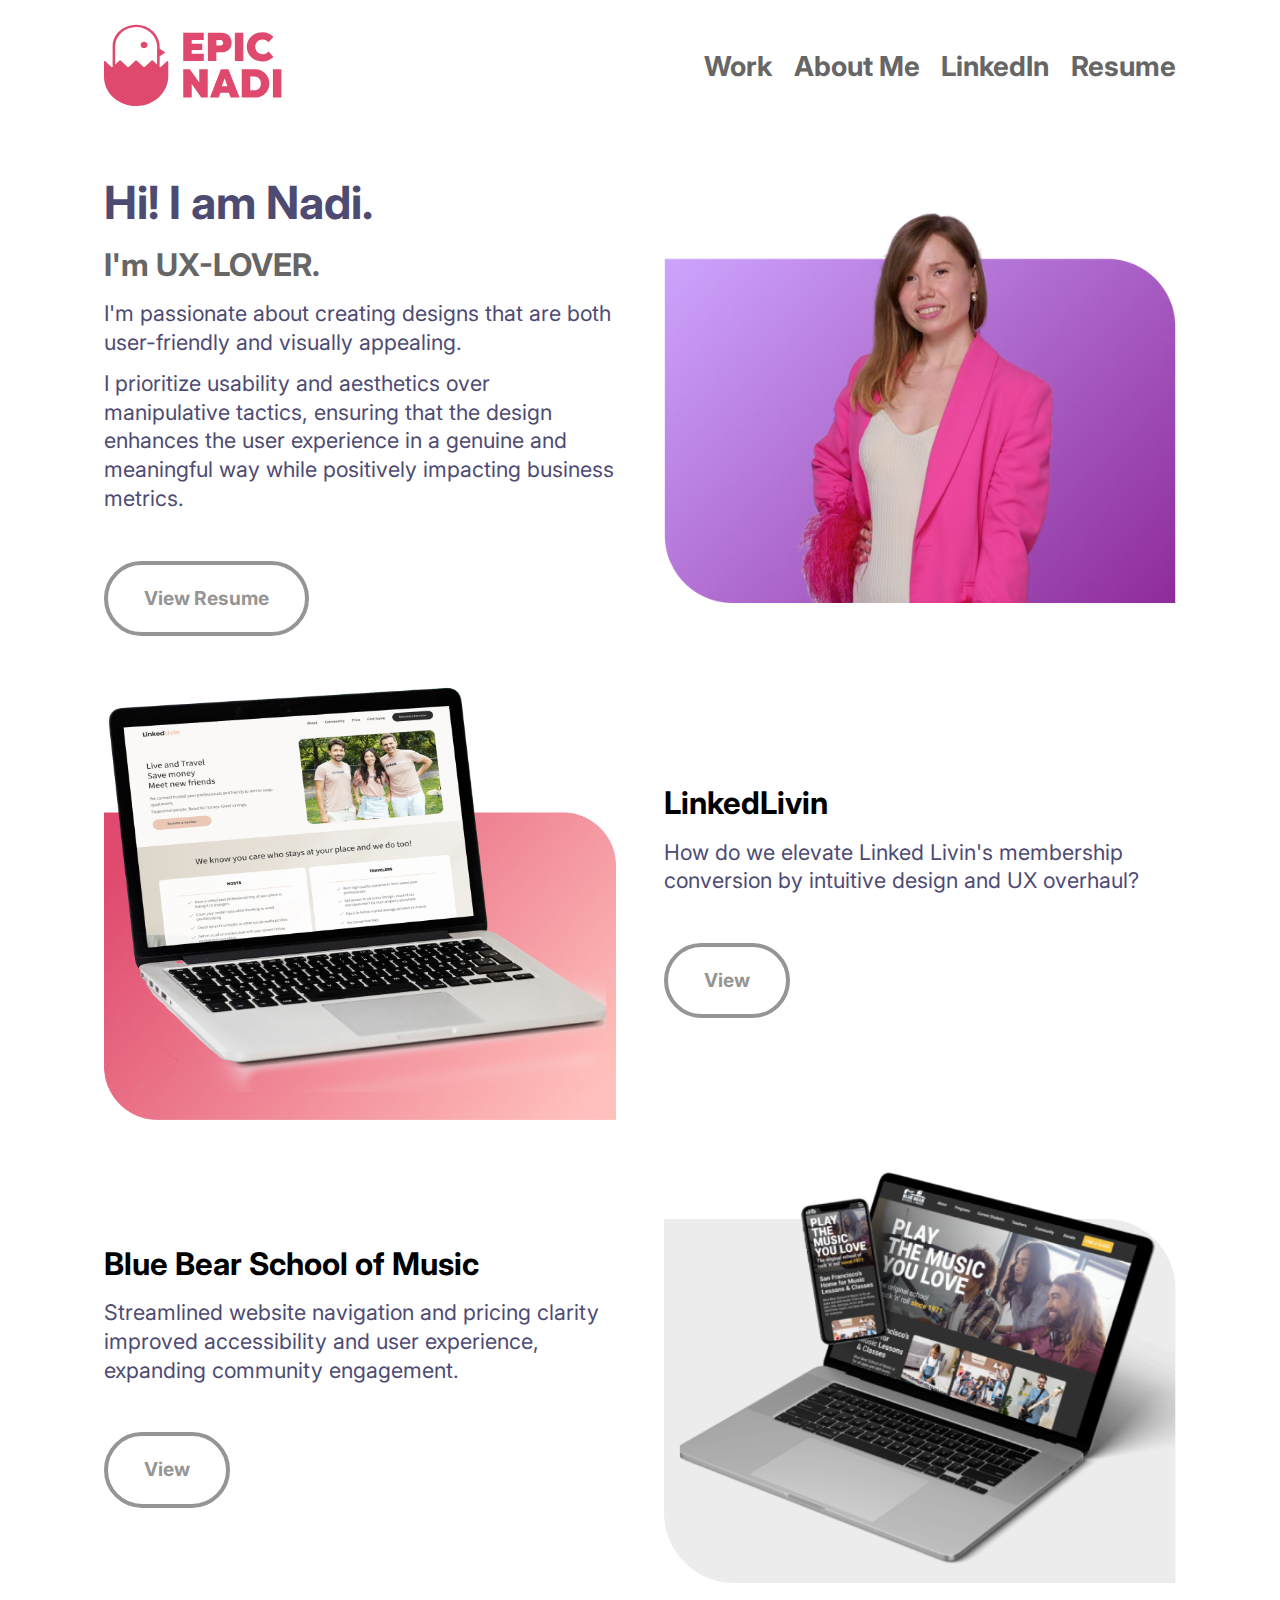
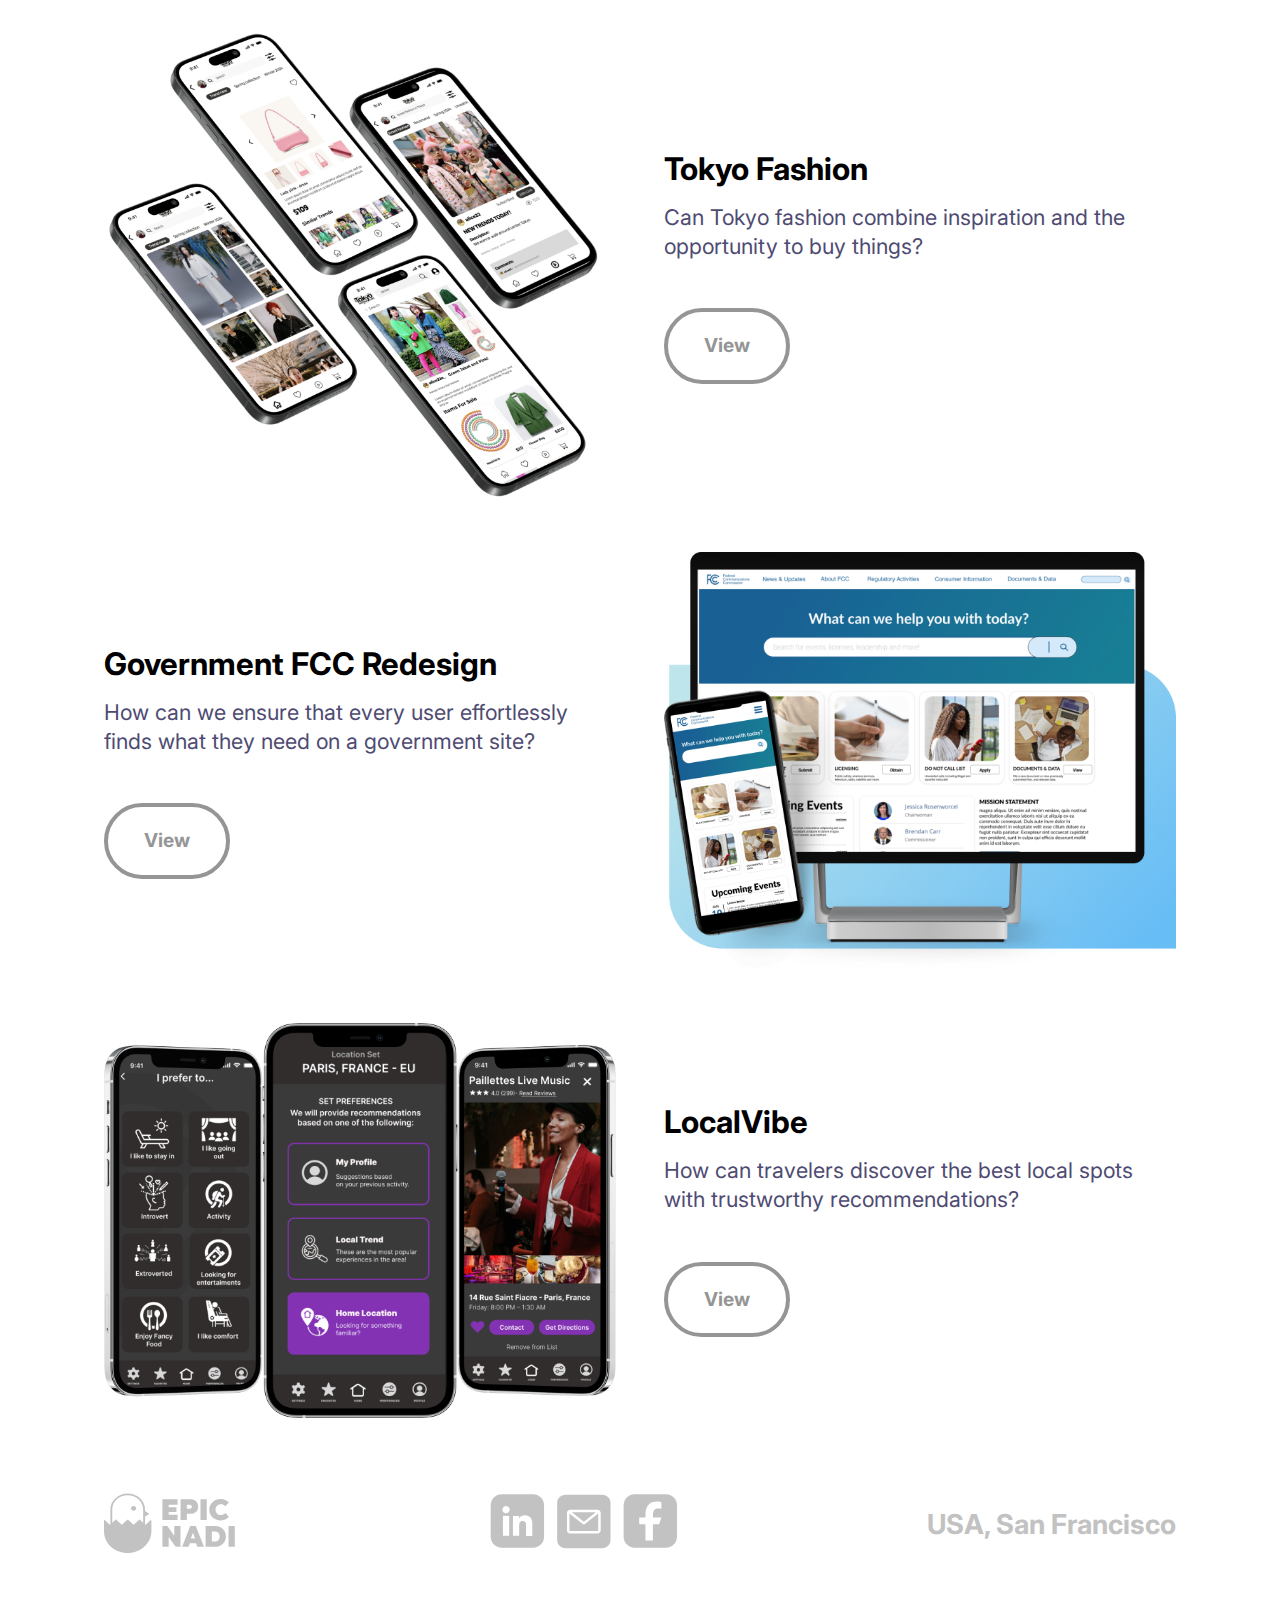
<file: index.html>
<!DOCTYPE html>
<html lang="en">
<head>
    <meta name="viewport" content="width=device-width, initial-scale=1.0">
    <meta charset="UTF-8">
    <title>Title</title>
    <link rel="stylesheet" href="./css/common/reset.css">
    <link rel="stylesheet" href="./css/common/skeleton.css">
    <link rel="stylesheet" href="./css/common/header.css">
    <link rel="stylesheet" href="./css/common/footer.css">
    <link rel="stylesheet" href="./css/index/style.css">
</head>
<body>
<div class="container">
    <header class="header">
        <div class="logo">
            <a href="./index.html">
                <img src="./images/icons/logo.svg" alt="logo">
            </a>
        </div>
        <ul class="menu">
            <li><a href="./index.html">Work</a></li>
            <li><a href="./about-me.html">About Me</a></li>
            <li><a href="https://www.linkedin.com/in/nadi-epina/" target="_blank">LinkedIn</a></li>
            <li><a href="./docs/resume.pdf" target="_blank">Resume</a></li>
        </ul>
    </header>
    <div class="hero-block first">
        <div class="text">
            <h1>Hi! I am Nadi.</h1>
            <h3>I'm UX-LOVER.</h3>
            <p>
                I'm passionate about creating designs that are both user-friendly and visually appealing.
            </p>
            <p>
                I prioritize usability and aesthetics over manipulative tactics, ensuring that the design enhances the
                user experience in a genuine and meaningful way while positively impacting business metrics.
            </p>
            <a class="button" href="./docs/resume.pdf" target="_blank">View Resume</a>
        </div>
        <div class="image">
            <img src="./images/index/img.png">
        </div>
    </div>
    <div class="hero-block replace">
        <div class="text">
            <h3>LinkedLivin</h3>
            <p>How do we elevate Linked Livin's membership conversion by intuitive design and UX overhaul?</p>
            <a class="button" href="./linked-livin.html">View</a>
        </div>
        <div class="image">
            <img src="./images/index/img_1.png">
        </div>
    </div>
    <div class="hero-block">
        <div class="text">
            <h3>Blue Bear School of Music</h3>
            <p>Streamlined website navigation and pricing clarity improved accessibility and user experience, expanding
                community engagement.</p>
            <a class="button" href="./blueschool.html">View</a>
        </div>
        <div class="image">
            <img src="./images/index/img_2.png">
        </div>
    </div>
    <div class="hero-block replace">
        <div class="text">
            <h3>Tokyo Fashion</h3>
            <p>Can Tokyo fashion combine inspiration and the opportunity to buy things?</p>
            <a class="button" href="./fashion.html">View</a>
        </div>
        <div class="image">
            <img src="./images/index/img_3.png">
        </div>
    </div>
    <div class="hero-block">
        <div class="text">
            <h3>Government FCC Redesign</h3>
            <p>How can we ensure that every user effortlessly finds what they need on a government site?</p>
            <a class="button" href="#">View</a>
        </div>
        <div class="image">
            <img src="./images/index/img_4.png">
        </div>
    </div>
    <div class="hero-block replace">
        <div class="text">
            <h3>LocalVibe</h3>
            <p>How can travelers discover the best local spots with trustworthy recommendations?</p>
            <a class="button" href="#">View</a>
        </div>
        <div class="image">
            <img src="./images/index/img_5.png">
        </div>
    </div>
    <footer>
        <div class="logo"><img src="./images/icons/logo-mono.svg"></div>
        <ul class="social">
            <li><a href="https://www.linkedin.com/in/nadi-epina" target="_blank"><img src="./images/icons/in.svg"
                                                                                      alt="LinkedIn"></a></li>
            <li><a href="mailto:nadyepik@gmail.com" target="_blank"><img src="./images/icons/email.svg" alt="Email"></a>
            </li>
            <li><a href="https://www.facebook.com/nadi.epina" target="_blank"><img src="./images/icons/fb.svg"
                                                                                   alt="Facebook"></a></li>
        </ul>
        <div class="place">USA, San Francisco</div>
    </footer>
</div>
</body>
</html>
</file>
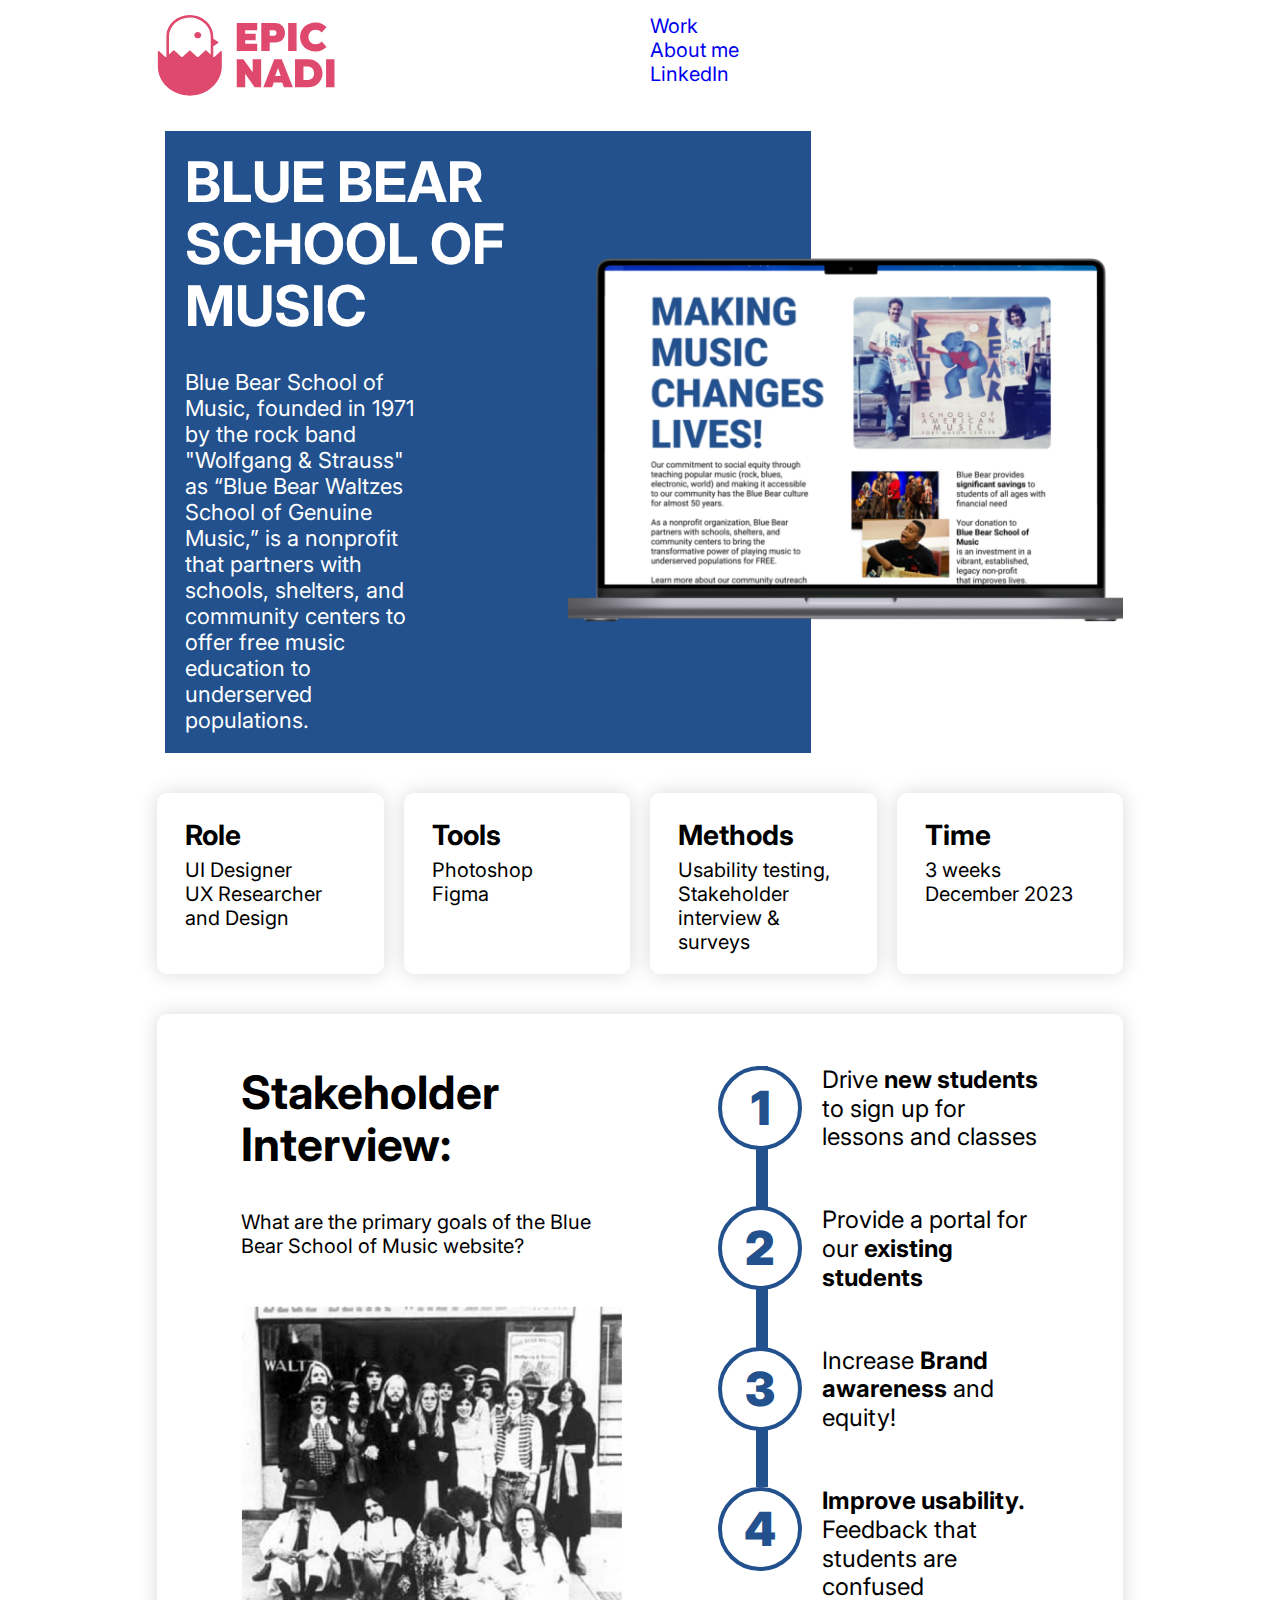
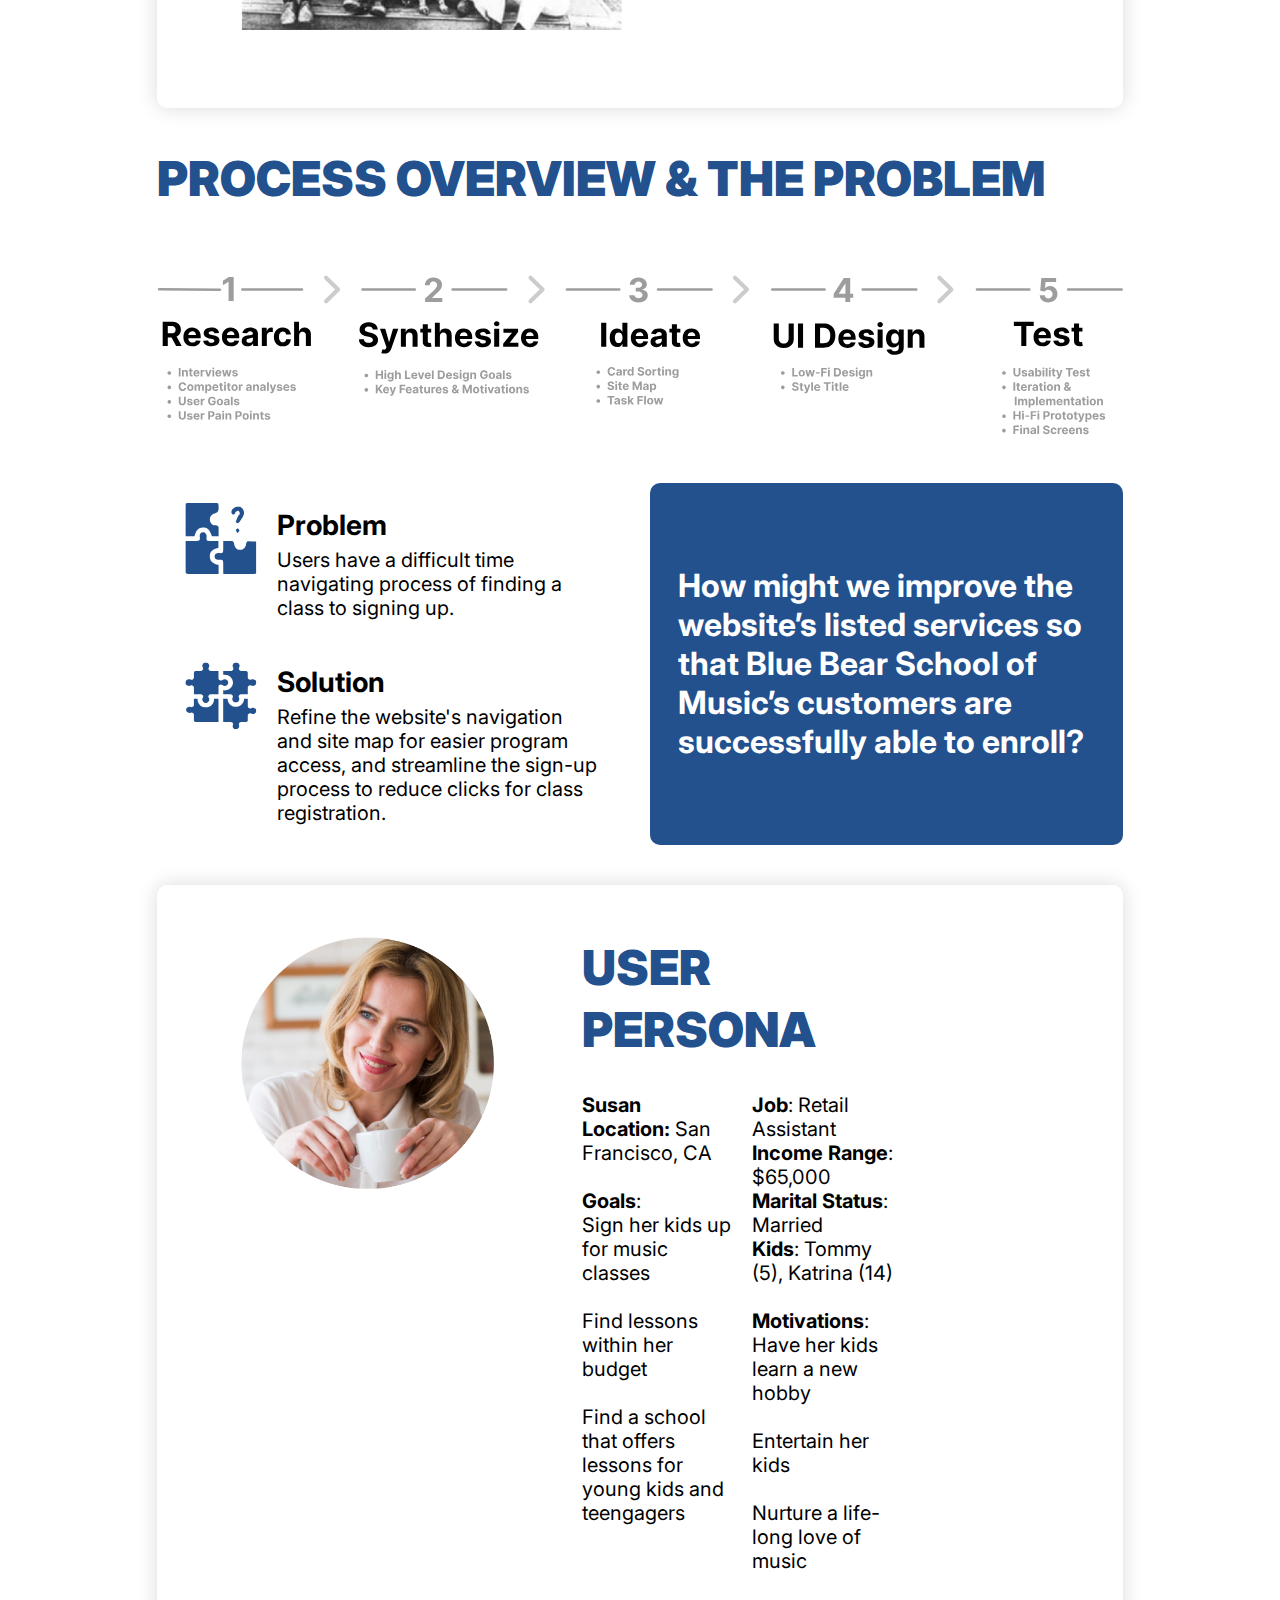
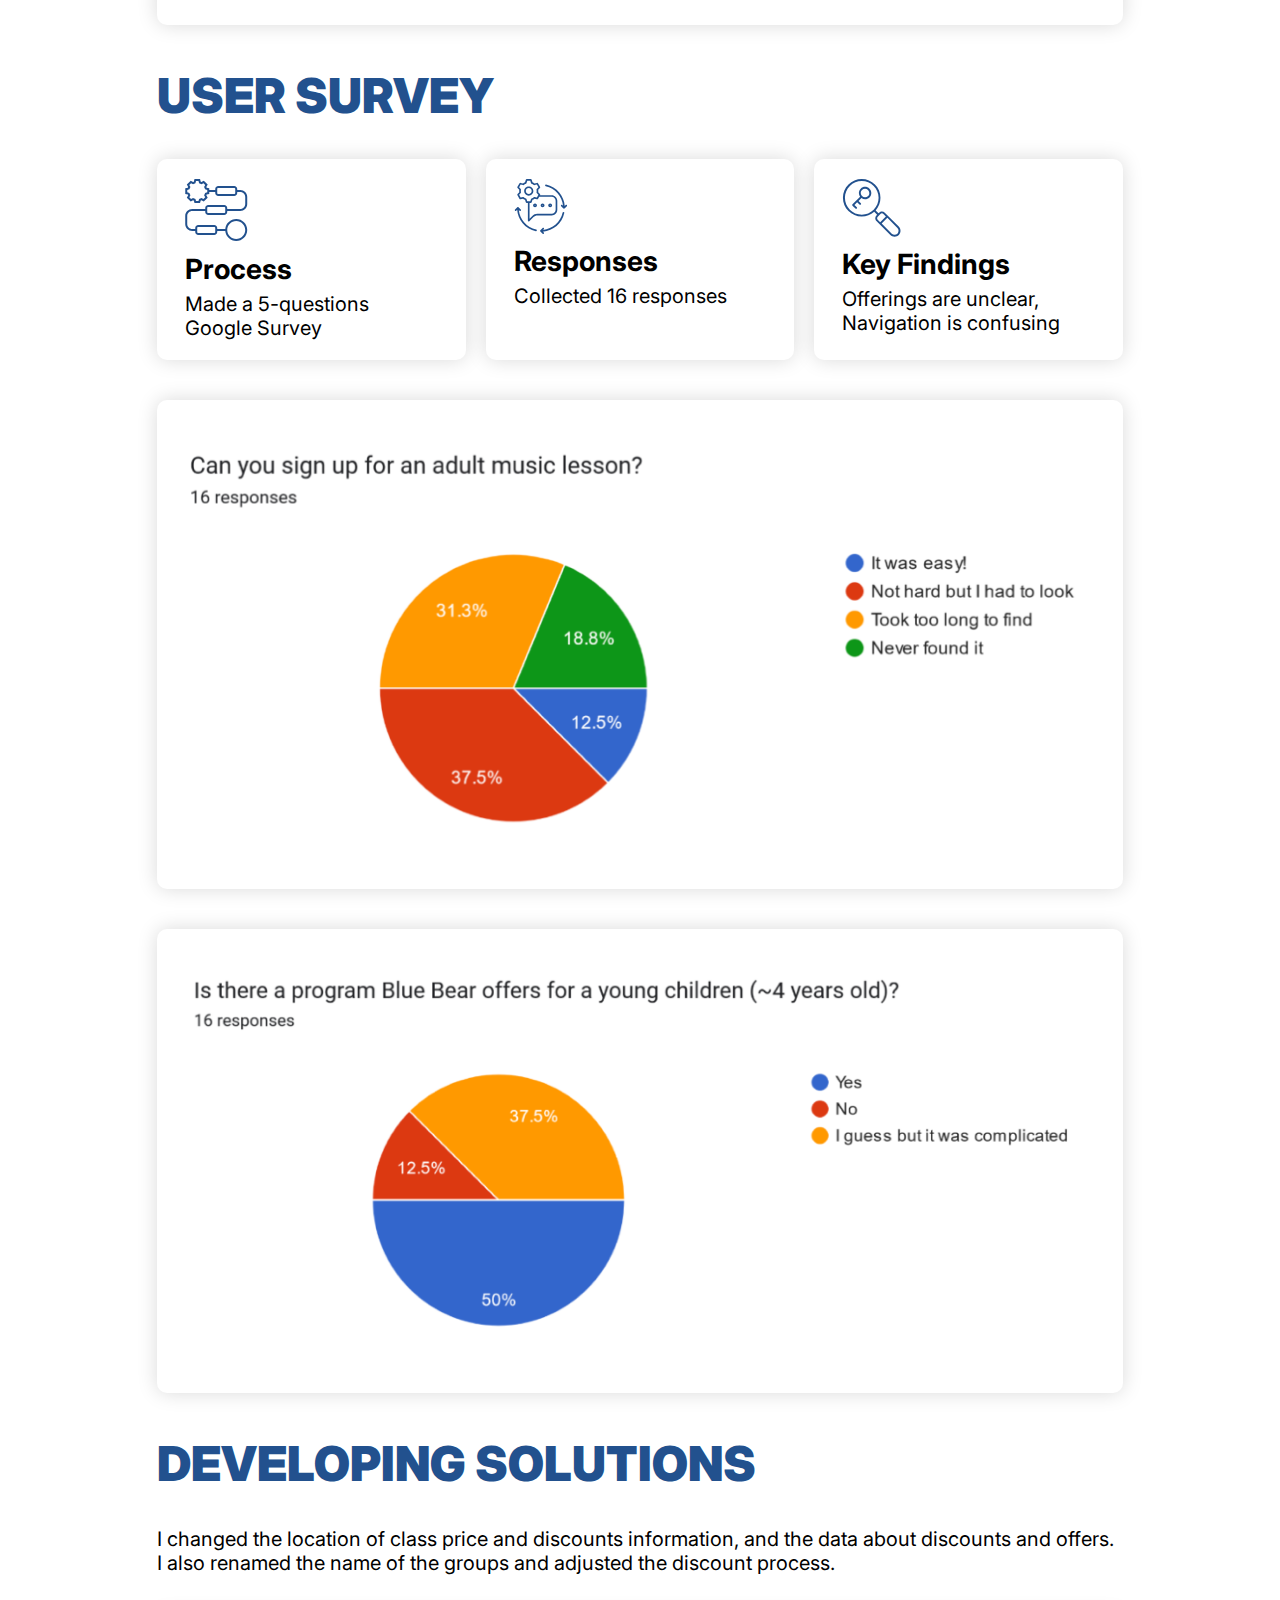
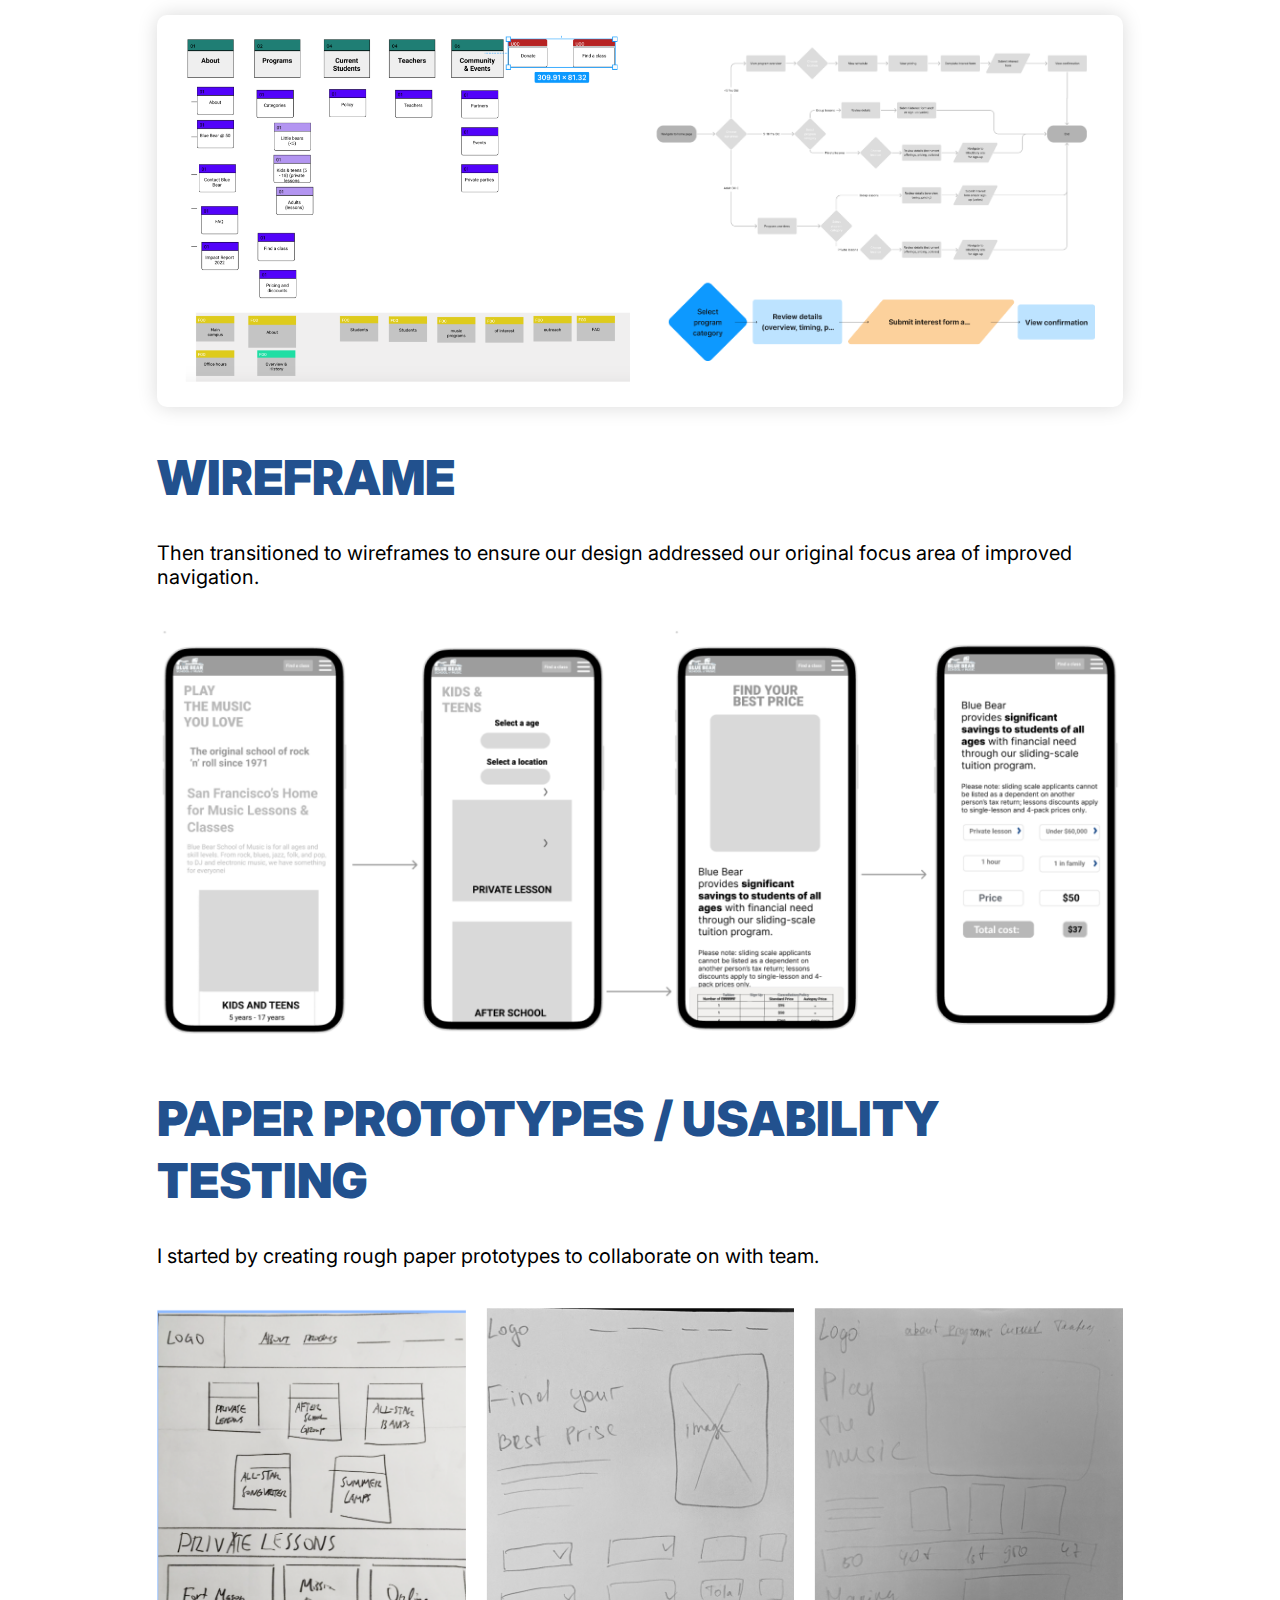
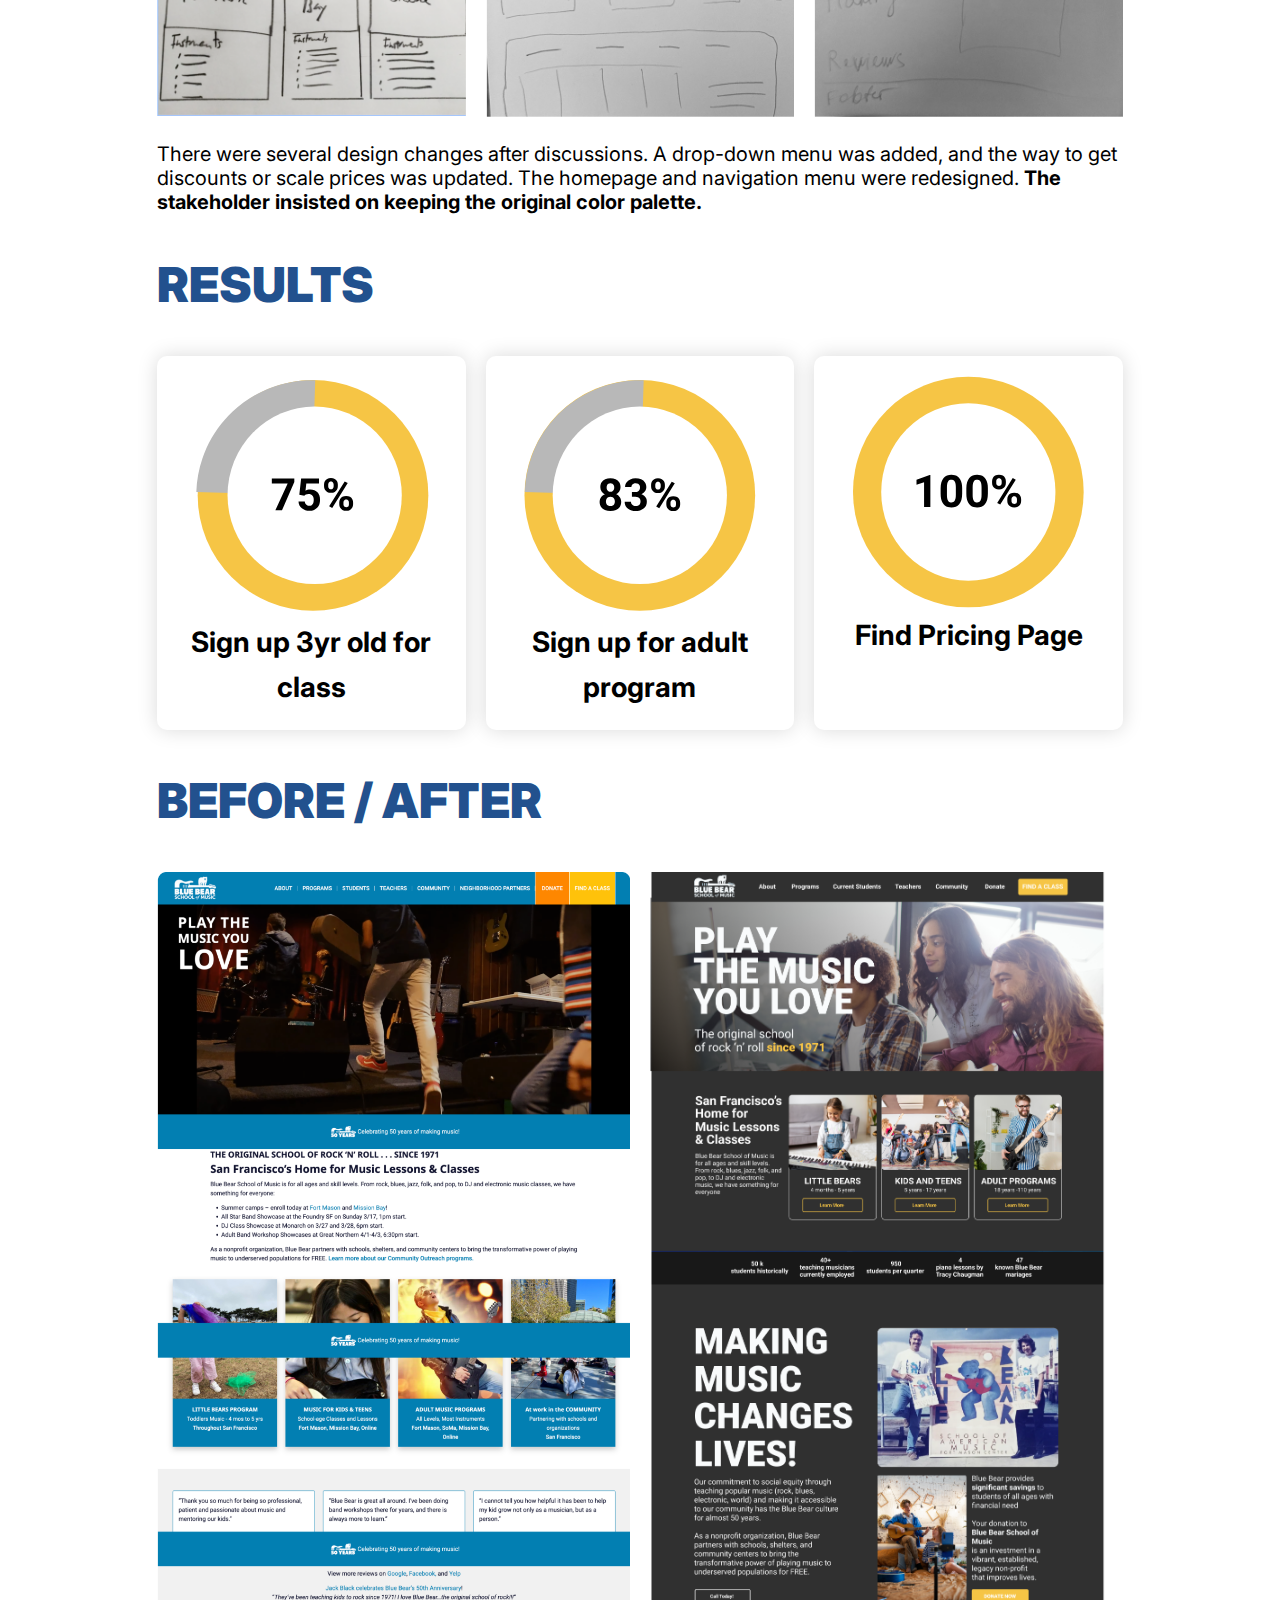
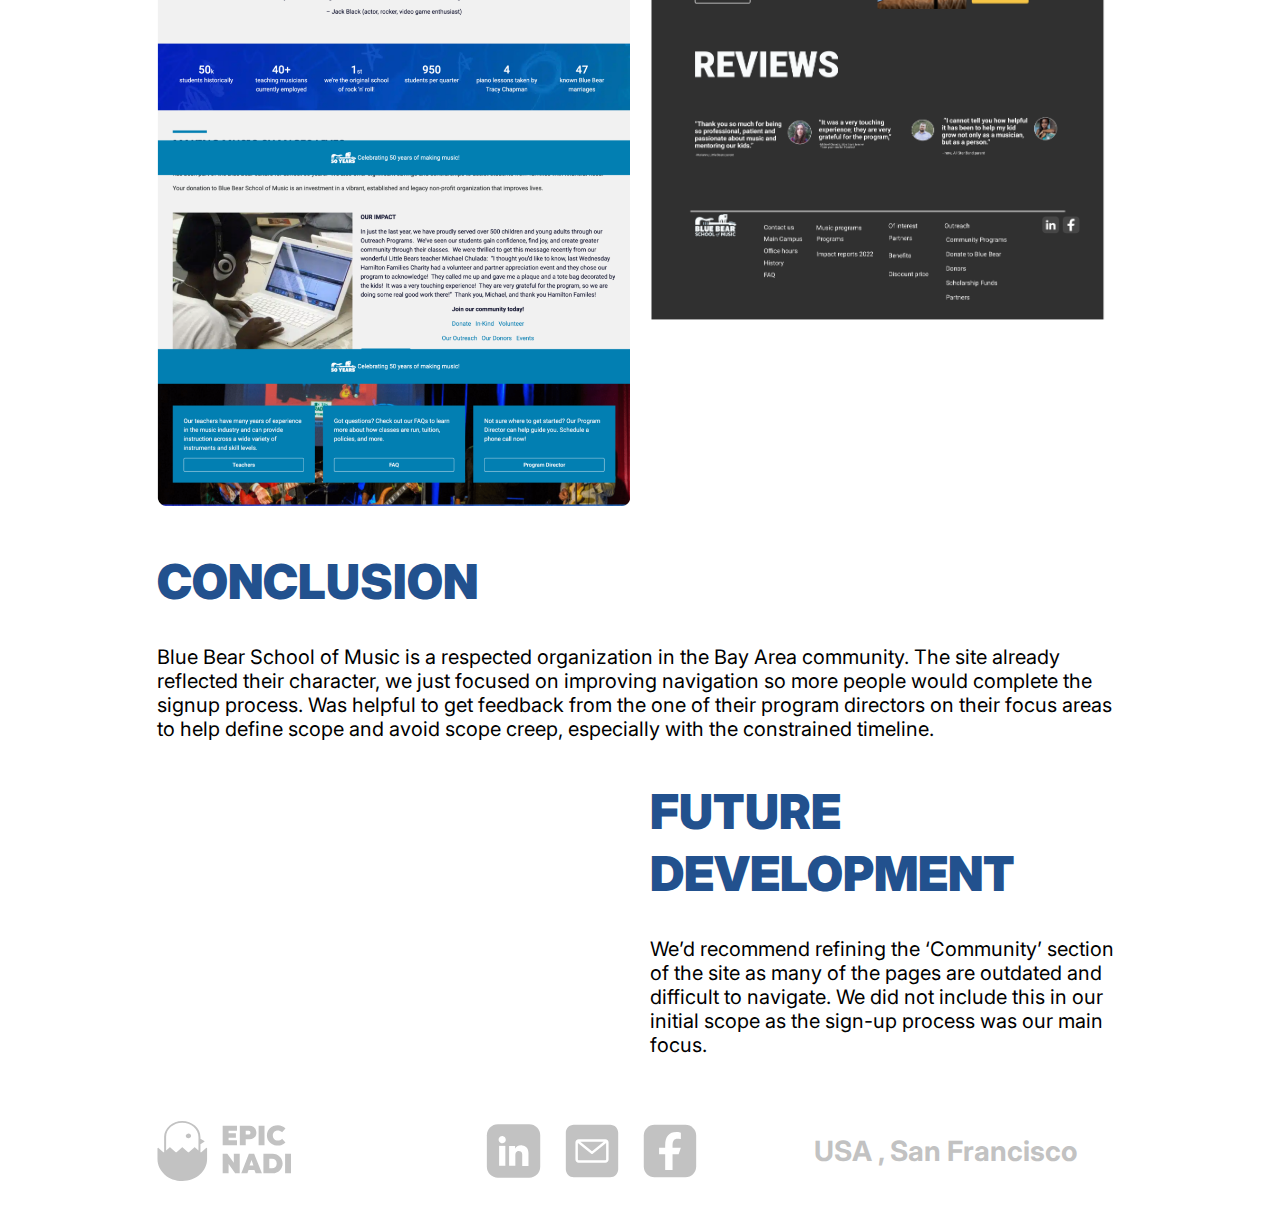
<file: _blueschool.html>
<!DOCTYPE html>
<html lang="en">

<head>
    <meta charset="UTF-8"/>
    <meta name="viewport" content="width=device-width, initial-scale=1.0"/>
    <title>Document</title>
    <link rel="stylesheet" href="css/common/reset.css"/>
    <link rel="stylesheet" href="css/_blueschool/style.css"/>
    <link rel="stylesheet" href="css/common/grid.css"/>
</head>

<body>

<div class="container grid" style="margin-top: 14px; margin-bottom: 14px">
    <div class="column column-6 column-sm-1">
        <a href="_index.html">
            <svg width="190" height="82" viewBox="0 0 194 83" fill="none" xmlns="http://www.w3.org/2000/svg">
                <path d="M42.1707 24.3838C44.0879 24.1008 45.3897 22.4579 45.0785 20.7142C44.7673 18.9706 42.9609 17.7865 41.0438 18.0696C39.1267 18.3526 37.8248 19.9955 38.136 21.7392C38.4472 23.4828 40.2536 24.6669 42.1707 24.3838Z"
                      fill="#DF496D"/>
                <path d="M64.9018 37.6616L58.5503 43.4328C58.2538 43.7025 57.7675 43.7025 57.471 43.4328L57.3702 43.3411C57.4176 42.6669 57.4532 41.9927 57.4532 41.3131V32.5699L62.5178 29.2798C62.8973 29.0317 62.8973 28.5193 62.5178 28.2765L57.4532 24.9864V22.8559C57.4532 16.9929 54.8023 11.2379 50.1766 7.06313C45.6577 2.97471 39.751 0.736328 33.5301 0.736328C33.4708 0.736328 33.4115 0.736328 33.3522 0.736328C27.0304 0.779478 21.0881 3.03944 16.6226 7.10628C12.1036 11.2109 9.61879 16.6693 9.61879 22.4891V43.4166L9.59507 43.4382C9.29855 43.7079 8.81225 43.7079 8.51574 43.4382L2.1643 37.667C1.68394 37.2301 0.859619 37.5375 0.859619 38.1578V53.2763C0.859619 61.4801 4.51273 68.9073 10.4253 74.2848C16.3676 79.6893 24.5811 83.0172 33.6487 82.9848C51.7245 82.9255 66.2005 69.2686 66.2005 52.8286V38.1578C66.2005 37.5375 65.3821 37.2301 64.8958 37.667L64.9018 37.6616ZM12.2282 22.4837C12.2282 17.3004 14.4461 12.4353 18.4669 8.77833C22.4462 5.15916 27.742 3.14192 33.3699 3.10416C33.4233 3.10416 33.4767 3.10416 33.5301 3.10416C39.0572 3.10416 44.3115 5.09983 48.3382 8.73518C52.4717 12.4676 54.8438 17.6078 54.8438 22.8451V41.038L50.3664 36.9712C50.0699 36.7015 49.5836 36.7015 49.2871 36.9712L42.1825 43.4328C41.886 43.7025 41.3997 43.7025 41.1032 43.4328L34.0697 37.0413C33.7732 36.7716 33.2869 36.7716 32.9904 37.0413L25.9629 43.4328C25.6664 43.7025 25.1801 43.7025 24.8836 43.4328L17.779 36.9712C17.4825 36.7015 16.9962 36.7015 16.6997 36.9712L12.2222 41.0434V22.4891L12.2282 22.4837Z"
                      fill="#DF496D"/>
                <path d="M102.31 37.4668H81.4301V8.75131H102.31V16.1353H90.0448V19.8683H100.752V26.4318H90.0448V30.0828H102.31V37.4668ZM115.083 16.1353V21.8374H119.513C120.99 21.8374 122.056 20.4426 122.056 19.0479C122.056 17.53 120.99 16.1353 119.513 16.1353H115.083ZM120.416 28.6881H115.083V37.4668H106.468V8.75131H120.416C127.102 8.75131 130.671 13.4689 130.671 18.9658C130.671 24.4628 127.061 28.6881 120.416 28.6881ZM142.524 8.75131V37.4668H133.91V8.75131H142.524ZM146.053 23.1091C146.053 15.1097 152.371 8.30006 162.052 8.30006C166.811 8.30006 170.051 10.1871 173.128 12.8945L168.246 18.4736C166.318 16.2994 164.021 15.684 162.052 15.684C157.581 15.684 154.668 18.9658 154.668 23.1091C154.668 27.2523 157.581 30.5341 162.052 30.5341C164.021 30.5341 166.318 29.9187 168.246 27.7446L173.128 33.3236C170.051 36.031 166.811 37.918 162.052 37.918C152.371 37.918 146.053 31.1084 146.053 23.1091ZM99.6439 74.4668L90.0448 60.7654V74.4668H81.4301V45.7513H88.1577L97.7159 59.2066V45.7513H106.331V74.4668H99.6439ZM117.51 74.4668H108.608L119.725 45.7513H127.355L138.759 74.4668H129.611L127.765 69.6672H119.233L117.51 74.4668ZM123.581 54.8582L120.586 62.9396H126.329L123.581 54.8582ZM154.416 74.4668H140.92V45.7513H154.416C162.785 45.7513 169.02 52.1918 169.02 60.1091C169.02 68.0673 162.785 74.4668 154.416 74.4668ZM153.227 53.1353H149.535V67.0828H153.227C157.657 67.0828 160.406 64.3343 160.406 60.1091C160.406 55.8428 157.657 53.0943 153.227 53.1353ZM181.223 45.7513V74.4668H172.608V45.7513H181.223Z"
                      fill="#DF496D"/>
            </svg>
        </a>
    </div>
    <div class="column column-6 column-sm-3">
        <ul class="navigation">
            <li><a href="_index.html">Work</a></li>
            <li><a href="_about-me.html">About me</a></li>
            <li><a href="https://www.linkedin.com/in/nadi-epina/" target="_blank">LinkedIn</a></li>
        </ul>
    </div>
</div>

<div class="container grid header-section">
    <div class="column column-5 column-sm-4">
        <div class="block without-border-radius">
            <h1 style="color: #ffffff; font-size: 56px; font-weight: 700">Blue Bear School of music</h1>
            <p style="">Blue Bear School of Music, founded in 1971 by the rock band "Wolfgang & Strauss" as
                “Blue Bear Waltzes
                School of Genuine Music,” is a nonprofit that partners with schools, shelters, and community centers to
                offer free music education to underserved populations.</p>
        </div>
    </div>
    <div class="column column-7 column-sm-4" style="display: flex; align-items: center">
        <img style="width: 100%" src="images/blueprint/img_15.png">
    </div>
</div>


<div class="container grid">
    <div class="column-3 column-sm-2">
        <div class="block full-height with-shadow">
            <h4>Role</h4>
            UI Designer<br>
            UX Researcher and Design
        </div>

    </div>
    <div class="column-3 column-sm-2">
        <div class="block full-height with-shadow">
            <h4>Tools</h4>

            Photoshop<br>
            Figma
        </div>
    </div>
    <div class="column-3 column-sm-2">
        <div class="block full-height with-shadow">
            <h4>Methods</h4>

            Usability testing,<br>
            Stakeholder interview & surveys
        </div>
    </div>
    <div class="column-3 column-sm-2">
        <div class="block full-height with-shadow">
            <h4>Time</h4>

            3 weeks<br>
            December 2023
        </div>
    </div>
</div>

<div class="container">
    <div class="block with-shadow stakeholder">
        <div class="grid">
            <div class="column-6">
                <h3>Stakeholder Interview:</h3><br>
                What are the primary goals of the Blue Bear School of Music website?<br><br><br>
                <img style="width: 100%" src="./images/blueprint/img.png">
            </div>
            <div class="column-1"></div>
            <div class="column-5">
                <ol>
                    <li><span>Drive <b>new students</b> to sign up for lessons and classes</span></li>
                    <li><span>Provide a portal for our <b>existing students</b></span></li>
                    <li><span>Increase <b>Brand awareness</b> and equity!</span></li>
                    <li><span><b>Improve usability.</b> Feedback that students are confused</span></li>
                </ol>
            </div>
        </div>
    </div>
</div>

<div class="container">
    <h1>Process Overview & The Problem</h1><br>
    <svg style="width: 100%;" width="1006" height="172" viewBox="0 0 1006 172" fill="none"
         xmlns="http://www.w3.org/2000/svg">
        <path d="M79.8582 7.81458V33H74.5333V12.8689H74.3857L68.6182 16.4844V11.7621L74.853 7.81458H79.8582Z"
              fill="#9D9D9D"/>
        <path d="M2.16288 20.6497L65.6043 21.2074" stroke="#9D9D9D" stroke-width="2.59725" stroke-linecap="round"/>
        <path d="M88.8268 20.955L151.052 20.993" stroke="#9D9D9D" stroke-width="2.59725" stroke-linecap="round"/>
        <path d="M213.952 21L268.494 21.0001" stroke="#9D9D9D" stroke-width="2.59725" stroke-linecap="round"/>
        <path d="M279.193 34V30.1632L288.158 21.8623C288.92 21.1244 289.56 20.4604 290.076 19.8701C290.601 19.2798 290.999 18.7018 291.269 18.1361C291.54 17.5622 291.675 16.9433 291.675 16.2792C291.675 15.5413 291.507 14.906 291.171 14.3731C290.835 13.832 290.375 13.418 289.793 13.131C289.211 12.8359 288.551 12.6883 287.813 12.6883C287.043 12.6883 286.371 12.8441 285.797 13.1556C285.223 13.4672 284.78 13.914 284.469 14.4961C284.157 15.0781 284.001 15.7709 284.001 16.5743H278.947C278.947 14.9265 279.32 13.4959 280.066 12.2825C280.812 11.0691 281.857 10.1304 283.202 9.46635C284.546 8.80228 286.096 8.47025 287.85 8.47025C289.654 8.47025 291.224 8.78998 292.56 9.42946C293.905 10.0607 294.95 10.938 295.696 12.0611C296.442 13.1843 296.815 14.4715 296.815 15.9226C296.815 16.8736 296.627 17.8123 296.25 18.7387C295.881 19.6651 295.221 20.694 294.27 21.8254C293.319 22.9486 291.978 24.2972 290.248 25.8713L286.571 29.4745V29.6467H297.147V34H279.193Z"
              fill="#9D9D9D"/>
        <path d="M307.809 21.0035L363.65 20.9965" stroke="#9D9D9D" stroke-width="2.59725" stroke-linecap="round"/>
        <path d="M426.849 21L481.392 21.0001" stroke="#9D9D9D" stroke-width="2.59725" stroke-linecap="round"/>
        <path d="M501.4 34.3443C499.563 34.3443 497.928 34.0287 496.493 33.3974C495.066 32.7579 493.939 31.8807 493.111 30.7657C492.291 29.6426 491.869 28.3472 491.844 26.8797H497.206C497.239 27.4946 497.44 28.0357 497.809 28.503C498.186 28.9621 498.686 29.3187 499.309 29.5729C499.932 29.827 500.633 29.9541 501.412 29.9541C502.224 29.9541 502.941 29.8106 503.564 29.5237C504.187 29.2367 504.675 28.8391 505.027 28.3308C505.38 27.8225 505.556 27.2363 505.556 26.5723C505.556 25.9 505.368 25.3056 504.991 24.7891C504.622 24.2644 504.089 23.8545 503.392 23.5594C502.703 23.2642 501.883 23.1167 500.932 23.1167H498.584V19.206H500.932C501.736 19.206 502.445 19.0667 503.06 18.7879C503.683 18.5092 504.167 18.1238 504.511 17.6319C504.855 17.1318 505.027 16.5497 505.027 15.8857C505.027 15.2544 504.876 14.701 504.572 14.2255C504.277 13.7418 503.859 13.3647 503.318 13.0941C502.785 12.8236 502.162 12.6883 501.449 12.6883C500.727 12.6883 500.067 12.8195 499.469 13.0818C498.87 13.336 498.391 13.7008 498.03 14.1763C497.669 14.6518 497.477 15.2093 497.452 15.8488H492.349C492.373 14.3977 492.787 13.1187 493.591 12.0119C494.394 10.9052 495.476 10.0402 496.837 9.41716C498.206 8.78588 499.752 8.47025 501.473 8.47025C503.212 8.47025 504.732 8.78588 506.036 9.41716C507.339 10.0484 508.352 10.9011 509.073 11.9751C509.803 13.0408 510.164 14.2378 510.156 15.5659C510.164 16.9761 509.725 18.1525 508.84 19.0953C507.963 20.0382 506.819 20.6366 505.409 20.8908V21.0876C507.262 21.3253 508.672 21.9689 509.639 23.0183C510.615 24.0595 511.098 25.363 511.09 26.9289C511.098 28.3636 510.684 29.6385 509.848 30.7534C509.02 31.8684 507.876 32.7456 506.417 33.3851C504.958 34.0246 503.285 34.3443 501.4 34.3443Z"
              fill="#9D9D9D"/>
        <path d="M521.707 21.0035L577.547 20.9965" stroke="#9D9D9D" stroke-width="2.59725" stroke-linecap="round"/>
        <path d="M640.747 21L695.289 21.0001" stroke="#9D9D9D" stroke-width="2.59725" stroke-linecap="round"/>
        <path d="M704.741 29.5729V25.3794L715.255 8.81458H718.871V14.619H716.731L710.103 25.1089V25.3056H725.044V29.5729H704.741ZM716.83 34V28.2939L716.928 26.437V8.81458H721.921V34H716.83Z"
              fill="#9D9D9D"/>
        <path d="M734.873 21.0035L790.713 20.9965" stroke="#9D9D9D" stroke-width="2.59725" stroke-linecap="round"/>
        <path d="M853.913 21L908.455 21.0001" stroke="#9D9D9D" stroke-width="2.59725" stroke-linecap="round"/>
        <path d="M928.353 34.3443C926.615 34.3443 925.065 34.0246 923.704 33.3851C922.351 32.7456 921.277 31.8643 920.482 30.7411C919.687 29.618 919.273 28.3308 919.24 26.8797H924.405C924.463 27.8553 924.872 28.6465 925.635 29.2531C926.397 29.8598 927.303 30.1632 928.353 30.1632C929.189 30.1632 929.927 29.9787 930.566 29.6098C931.214 29.2326 931.718 28.712 932.079 28.048C932.448 27.3757 932.632 26.6051 932.632 25.736C932.632 24.8506 932.444 24.0718 932.067 23.3995C931.698 22.7272 931.185 22.2025 930.529 21.8254C929.873 21.4483 929.123 21.2556 928.279 21.2474C927.541 21.2474 926.824 21.3991 926.127 21.7024C925.438 22.0058 924.901 22.4198 924.516 22.9445L919.781 22.096L920.974 8.81458H936.371V13.1679H925.364L924.713 19.4766H924.86C925.303 18.8535 925.971 18.337 926.865 17.9271C927.758 17.5172 928.758 17.3122 929.865 17.3122C931.382 17.3122 932.735 17.6688 933.923 18.3821C935.112 19.0953 936.051 20.0751 936.74 21.3212C937.428 22.5592 937.768 23.9857 937.76 25.6008C937.768 27.2978 937.375 28.8063 936.58 30.1263C935.793 31.438 934.69 32.471 933.272 33.2253C931.862 33.9713 930.222 34.3443 928.353 34.3443Z"
              fill="#9D9D9D"/>
        <path d="M948.77 21.0035L1004.61 20.9965" stroke="#9D9D9D" stroke-width="2.59725" stroke-linecap="round"/>
        <path d="M176.102 8.73242L188.602 20.924L176.102 33.1157" stroke="#CCCCCC" stroke-width="4.31038"
              stroke-linecap="round" stroke-linejoin="round"/>
        <path d="M388.999 8.73242L401.499 20.924L388.999 33.1157" stroke="#CCCCCC" stroke-width="4.31038"
              stroke-linecap="round" stroke-linejoin="round"/>
        <path d="M601.897 8.73242L614.397 20.924L601.897 33.1157" stroke="#CCCCCC" stroke-width="4.31038"
              stroke-linecap="round" stroke-linejoin="round"/>
        <path d="M814.795 8.73242L827.295 20.924L814.795 33.1157" stroke="#CCCCCC" stroke-width="4.31038"
              stroke-linecap="round" stroke-linejoin="round"/>
        <path d="M5.91434 79.7344V54.549H15.8508C17.7528 54.549 19.3761 54.8892 20.7206 55.5697C22.0733 56.2419 23.1022 57.197 23.8073 58.435C24.5206 59.6647 24.8772 61.1118 24.8772 62.776C24.8772 64.4485 24.5165 65.8873 23.795 67.0925C23.0735 68.2894 22.0283 69.2077 20.6591 69.8471C19.2982 70.4866 17.6503 70.8063 15.7155 70.8063H9.06252V66.5268H14.8547C15.8713 66.5268 16.7157 66.3874 17.388 66.1087C18.0602 65.8299 18.5603 65.4118 18.8883 64.8543C19.2244 64.2968 19.3925 63.6041 19.3925 62.776C19.3925 61.9398 19.2244 61.2347 18.8883 60.6608C18.5603 60.087 18.0561 59.6524 17.3757 59.3573C16.7034 59.054 15.8549 58.9023 14.8301 58.9023H11.2392V79.7344H5.91434ZM19.5155 68.273L25.7749 79.7344H19.8967L13.7725 68.273H19.5155ZM36.8458 80.1033C34.9028 80.1033 33.2303 79.7098 31.8284 78.9227C30.4347 78.1275 29.3607 77.0043 28.6064 75.5532C27.8522 74.0939 27.4751 72.3681 27.4751 70.3759C27.4751 68.4329 27.8522 66.7276 28.6064 65.2601C29.3607 63.7926 30.4224 62.649 31.7915 61.8291C33.1688 61.0093 34.7839 60.5994 36.6367 60.5994C37.8829 60.5994 39.043 60.8002 40.117 61.2019C41.1991 61.5955 42.142 62.1898 42.9454 62.9851C43.757 63.7803 44.3883 64.7805 44.8392 65.9857C45.2901 67.1827 45.5156 68.5846 45.5156 70.1915V71.6303H29.5656V68.3837H40.5843C40.5843 67.6295 40.4203 66.9613 40.0924 66.3792C39.7644 65.7971 39.3094 65.3421 38.7273 65.0142C38.1534 64.6781 37.4853 64.51 36.7228 64.51C35.9276 64.51 35.2225 64.6944 34.6076 65.0634C34.001 65.4241 33.5255 65.9119 33.1811 66.5268C32.8368 67.1335 32.6605 67.8098 32.6523 68.5559V71.6426C32.6523 72.5772 32.8245 73.3847 33.1688 74.0652C33.5214 74.7457 34.0174 75.2704 34.6568 75.6393C35.2963 76.0082 36.0547 76.1927 36.9319 76.1927C37.514 76.1927 38.0469 76.1107 38.5306 75.9467C39.0143 75.7828 39.4283 75.5368 39.7726 75.2089C40.117 74.8809 40.3793 74.4792 40.5597 74.0037L45.4049 74.3234C45.159 75.4876 44.6548 76.5042 43.8923 77.3732C43.1381 78.2341 42.1625 78.9063 40.9655 79.39C39.7767 79.8655 38.4035 80.1033 36.8458 80.1033ZM64.6506 66.2316L59.8546 66.5268C59.7726 66.1169 59.5963 65.7479 59.3258 65.42C59.0552 65.0839 58.6986 64.8174 58.2559 64.6207C57.8214 64.4157 57.3008 64.3132 56.6941 64.3132C55.8824 64.3132 55.1979 64.4854 54.6404 64.8297C54.0829 65.1659 53.8042 65.6168 53.8042 66.1825C53.8042 66.6334 53.9845 67.0146 54.3452 67.3261C54.706 67.6377 55.325 67.8877 56.2022 68.0763L59.6209 68.7649C61.4573 69.1421 62.8265 69.7487 63.7283 70.585C64.6301 71.4212 65.081 72.5198 65.081 73.8807C65.081 75.1187 64.7162 76.205 63.9865 77.1396C63.2651 78.0742 62.2731 78.8039 61.0105 79.3286C59.7562 79.8451 58.3092 80.1033 56.6695 80.1033C54.169 80.1033 52.1768 79.5827 50.6929 78.5415C49.2172 77.4921 48.3522 76.0656 48.0981 74.262L53.2508 73.9914C53.4065 74.7539 53.7837 75.3359 54.3821 75.7377C54.9806 76.1312 55.7472 76.3279 56.6818 76.3279C57.6 76.3279 58.3379 76.1517 58.8953 75.7992C59.461 75.4384 59.748 74.9752 59.7562 74.4095C59.748 73.934 59.5471 73.5446 59.1536 73.2413C58.7601 72.9297 58.1534 72.692 57.3336 72.528L54.0624 71.8762C52.2178 71.5073 50.8445 70.8678 49.9427 69.9578C49.0491 69.0478 48.6023 67.8877 48.6023 66.4776C48.6023 65.2642 48.9302 64.2189 49.5861 63.3417C50.2502 62.4645 51.1807 61.7881 52.3776 61.3126C53.5828 60.8371 54.9929 60.5994 56.608 60.5994C58.9937 60.5994 60.8712 61.1036 62.2403 62.112C63.6176 63.1204 64.4211 64.4936 64.6506 66.2316ZM76.9881 80.1033C75.0451 80.1033 73.3727 79.7098 71.9707 78.9227C70.577 78.1275 69.503 77.0043 68.7488 75.5532C67.9945 74.0939 67.6174 72.3681 67.6174 70.3759C67.6174 68.4329 67.9945 66.7276 68.7488 65.2601C69.503 63.7926 70.5647 62.649 71.9338 61.8291C73.3112 61.0093 74.9262 60.5994 76.7791 60.5994C78.0252 60.5994 79.1853 60.8002 80.2593 61.2019C81.3415 61.5955 82.2843 62.1898 83.0877 62.9851C83.8994 63.7803 84.5307 64.7805 84.9816 65.9857C85.4325 67.1827 85.6579 68.5846 85.6579 70.1915V71.6303H69.708V68.3837H80.7266C80.7266 67.6295 80.5626 66.9613 80.2347 66.3792C79.9068 65.7971 79.4518 65.3421 78.8697 65.0142C78.2958 64.6781 77.6276 64.51 76.8652 64.51C76.0699 64.51 75.3649 64.6944 74.75 65.0634C74.1433 65.4241 73.6678 65.9119 73.3235 66.5268C72.9791 67.1335 72.8029 67.8098 72.7947 68.5559V71.6426C72.7947 72.5772 72.9668 73.3847 73.3112 74.0652C73.6637 74.7457 74.1597 75.2704 74.7992 75.6393C75.4386 76.0082 76.197 76.1927 77.0742 76.1927C77.6563 76.1927 78.1892 76.1107 78.6729 75.9467C79.1566 75.7828 79.5706 75.5368 79.915 75.2089C80.2593 74.8809 80.5216 74.4792 80.702 74.0037L85.5473 74.3234C85.3013 75.4876 84.7971 76.5042 84.0347 77.3732C83.2804 78.2341 82.3048 78.9063 81.1078 79.39C79.9191 79.8655 78.5458 80.1033 76.9881 80.1033ZM94.463 80.091C93.2578 80.091 92.1838 79.8819 91.241 79.4638C90.2982 79.0375 89.5522 78.4103 89.0029 77.5823C88.4618 76.7461 88.1912 75.7049 88.1912 74.4587C88.1912 73.4093 88.3839 72.528 88.7692 71.8147C89.1545 71.1015 89.6792 70.5276 90.3433 70.0931C91.0074 69.6586 91.7616 69.3306 92.6061 69.1093C93.4587 68.8879 94.3523 68.7321 95.2869 68.642C96.3855 68.5272 97.2709 68.4206 97.9432 68.3222C98.6155 68.2157 99.1033 68.0599 99.4066 67.8549C99.71 67.65 99.8616 67.3466 99.8616 66.9449V66.8711C99.8616 66.0923 99.6157 65.4897 99.1238 65.0634C98.6401 64.6371 97.9514 64.4239 97.0578 64.4239C96.115 64.4239 95.3648 64.633 94.8073 65.0511C94.2498 65.461 93.8809 65.9775 93.7005 66.6006L88.8553 66.207C89.1013 65.0593 89.585 64.0673 90.3064 63.231C91.0279 62.3866 91.9584 61.7389 93.098 61.288C94.2457 60.8289 95.5739 60.5994 97.0824 60.5994C98.1318 60.5994 99.1361 60.7223 100.095 60.9683C101.063 61.2142 101.919 61.5955 102.665 62.112C103.42 62.6285 104.014 63.2925 104.449 64.1042C104.883 64.9076 105.1 65.8709 105.1 66.9941V79.7344H100.132V77.115H99.9846C99.6813 77.7053 99.2754 78.2259 98.7671 78.6768C98.2588 79.1195 97.6481 79.4679 96.9348 79.7221C96.2215 79.968 95.3976 80.091 94.463 80.091ZM95.9633 76.4755C96.7339 76.4755 97.4144 76.3238 98.0047 76.0205C98.595 75.709 99.0582 75.2909 99.3943 74.7662C99.7305 74.2415 99.8985 73.6471 99.8985 72.983V70.9785C99.7345 71.0851 99.5091 71.1835 99.2222 71.2736C98.9434 71.3556 98.6278 71.4335 98.2752 71.5073C97.9227 71.5729 97.5702 71.6344 97.2176 71.6918C96.8651 71.741 96.5454 71.786 96.2584 71.827C95.6436 71.9172 95.1066 72.0607 94.6475 72.2575C94.1883 72.4542 93.8317 72.7207 93.5776 73.0568C93.3234 73.3847 93.1963 73.7946 93.1963 74.2866C93.1963 74.9998 93.4546 75.545 93.9711 75.9221C94.4958 76.2911 95.1599 76.4755 95.9633 76.4755ZM109.165 79.7344V60.8453H114.244V64.1411H114.44C114.785 62.9687 115.363 62.0833 116.174 61.4848C116.986 60.8781 117.921 60.5748 118.978 60.5748C119.241 60.5748 119.523 60.5912 119.827 60.624C120.13 60.6567 120.397 60.7018 120.626 60.7592V65.4077C120.38 65.3339 120.04 65.2683 119.605 65.2109C119.171 65.1536 118.773 65.1249 118.413 65.1249C117.642 65.1249 116.953 65.2929 116.347 65.6291C115.748 65.957 115.273 66.4161 114.92 67.0064C114.576 67.5967 114.403 68.2771 114.403 69.0478V79.7344H109.165ZM130.99 80.1033C129.055 80.1033 127.391 79.6934 125.997 78.8735C124.612 78.0455 123.546 76.8977 122.8 75.4302C122.062 73.9627 121.693 72.2738 121.693 70.3636C121.693 68.4288 122.066 66.7317 122.812 65.2724C123.566 63.8049 124.636 62.6612 126.022 61.8414C127.407 61.0134 129.055 60.5994 130.965 60.5994C132.613 60.5994 134.056 60.8986 135.294 61.4971C136.532 62.0956 137.512 62.9359 138.233 64.0181C138.955 65.1003 139.352 66.371 139.426 67.8303H134.482C134.343 66.8875 133.974 66.1292 133.376 65.5553C132.785 64.9732 132.011 64.6822 131.051 64.6822C130.24 64.6822 129.531 64.9035 128.924 65.3462C128.325 65.7807 127.858 66.4161 127.522 67.2523C127.186 68.0886 127.018 69.1011 127.018 70.2898C127.018 71.495 127.182 72.5198 127.51 73.3642C127.846 74.2087 128.317 74.8522 128.924 75.295C129.531 75.7377 130.24 75.959 131.051 75.959C131.65 75.959 132.187 75.836 132.662 75.5901C133.146 75.3441 133.544 74.9875 133.855 74.5202C134.175 74.0447 134.384 73.4749 134.482 72.8108H139.426C139.344 74.2538 138.95 75.5245 138.245 76.6231C137.549 77.7135 136.585 78.5661 135.355 79.181C134.126 79.7959 132.671 80.1033 130.99 80.1033ZM148.019 68.8141V79.7344H142.78V54.549H147.871V64.1779H148.093C148.519 63.063 149.208 62.1898 150.159 61.5586C151.11 60.9191 152.303 60.5994 153.737 60.5994C155.049 60.5994 156.193 60.8863 157.168 61.4602C158.152 62.0259 158.915 62.8416 159.456 63.9074C160.005 64.965 160.275 66.2316 160.267 67.7074V79.7344H155.029V68.642C155.037 67.4778 154.742 66.5719 154.143 65.9242C153.553 65.2765 152.725 64.9527 151.659 64.9527C150.946 64.9527 150.314 65.1044 149.765 65.4077C149.224 65.711 148.798 66.1538 148.486 66.7358C148.183 67.3097 148.027 68.0025 148.019 68.8141Z"
              fill="black"/>
        <path d="M224.759 62.6584C224.661 61.6664 224.239 60.8958 223.493 60.3465C222.747 59.7972 221.734 59.5226 220.455 59.5226C219.586 59.5226 218.852 59.6455 218.254 59.8915C217.656 60.1292 217.196 60.4613 216.877 60.8876C216.565 61.3139 216.409 61.7976 216.409 62.3387C216.393 62.7896 216.487 63.1831 216.692 63.5193C216.905 63.8554 217.196 64.1464 217.565 64.3924C217.934 64.6301 218.361 64.8392 218.844 65.0196C219.328 65.1917 219.844 65.3393 220.394 65.4623L222.657 66.0034C223.755 66.2493 224.764 66.5773 225.682 66.9872C226.6 67.3971 227.395 67.9013 228.067 68.4998C228.74 69.0983 229.26 69.8033 229.629 70.615C230.006 71.4266 230.199 72.3571 230.207 73.4065C230.199 74.9478 229.806 76.2841 229.027 77.4155C228.256 78.5387 227.141 79.4118 225.682 80.0349C224.231 80.6498 222.48 80.9572 220.431 80.9572C218.397 80.9572 216.627 80.6457 215.118 80.0226C213.618 79.3995 212.445 78.4772 211.601 77.2556C210.765 76.0259 210.326 74.5051 210.285 72.6932H215.438C215.495 73.5377 215.737 74.2427 216.163 74.8084C216.598 75.3659 217.176 75.7881 217.897 76.0751C218.627 76.3538 219.451 76.4932 220.369 76.4932C221.271 76.4932 222.054 76.362 222.718 76.0997C223.39 75.8373 223.911 75.4725 224.28 75.0052C224.649 74.5379 224.833 74.0009 224.833 73.3942C224.833 72.8285 224.665 72.353 224.329 71.9677C224.001 71.5824 223.517 71.2544 222.878 70.9839C222.247 70.7133 221.472 70.4674 220.554 70.246L217.811 69.5574C215.688 69.0409 214.011 68.2333 212.782 67.1347C211.552 66.0362 210.941 64.5564 210.949 62.6953C210.941 61.1704 211.347 59.8382 212.167 58.6986C212.995 57.559 214.13 56.6695 215.573 56.03C217.016 55.3906 218.656 55.0708 220.492 55.0708C222.361 55.0708 223.993 55.3906 225.387 56.03C226.789 56.6695 227.879 57.559 228.658 58.6986C229.437 59.8382 229.838 61.1581 229.863 62.6584H224.759ZM236.925 87.684C236.261 87.684 235.638 87.6307 235.056 87.5241C234.482 87.4257 234.006 87.2987 233.629 87.1429L234.81 83.2323C235.424 83.4208 235.978 83.5233 236.47 83.5397C236.97 83.5561 237.4 83.4413 237.761 83.1954C238.13 82.9494 238.429 82.5313 238.659 81.941L238.966 81.1417L232.19 61.7115H237.7L241.61 75.5832H241.807L245.754 61.7115H251.301L243.959 82.642C243.606 83.6586 243.127 84.544 242.52 85.2983C241.922 86.0607 241.163 86.6469 240.245 87.0568C239.327 87.4749 238.22 87.684 236.925 87.684ZM259.22 69.6803V80.6006H253.982V61.7115H258.974V65.0442H259.196C259.614 63.9456 260.315 63.0765 261.299 62.4371C262.282 61.7894 263.475 61.4656 264.877 61.4656C266.189 61.4656 267.333 61.7525 268.308 62.3264C269.284 62.9003 270.042 63.7201 270.583 64.7859C271.124 65.8435 271.395 67.1061 271.395 68.5736V80.6006H266.156V69.5082C266.164 68.3522 265.869 67.4504 265.271 66.8027C264.672 66.1468 263.848 65.8189 262.799 65.8189C262.094 65.8189 261.471 65.9706 260.93 66.2739C260.397 66.5773 259.979 67.02 259.675 67.6021C259.38 68.1759 259.228 68.8687 259.22 69.6803ZM285.571 61.7115V65.6467H274.196V61.7115H285.571ZM276.778 57.186H282.017V74.7961C282.017 75.2798 282.091 75.657 282.238 75.9275C282.386 76.1899 282.591 76.3743 282.853 76.4809C283.124 76.5875 283.435 76.6408 283.788 76.6408C284.034 76.6408 284.28 76.6203 284.526 76.5793C284.772 76.5301 284.96 76.4932 285.091 76.4686L285.915 80.3669C285.653 80.4489 285.284 80.5432 284.808 80.6498C284.333 80.7646 283.755 80.8342 283.074 80.8588C281.812 80.908 280.705 80.74 279.754 80.3546C278.811 79.9693 278.078 79.3708 277.553 78.5592C277.028 77.7475 276.77 76.7228 276.778 75.4848V57.186ZM294.628 69.6803V80.6006H289.389V55.4152H294.48V65.0442H294.702C295.128 63.9292 295.817 63.0561 296.768 62.4248C297.719 61.7853 298.912 61.4656 300.346 61.4656C301.658 61.4656 302.802 61.7525 303.777 62.3264C304.761 62.8921 305.524 63.7078 306.065 64.7736C306.614 65.8312 306.885 67.0979 306.876 68.5736V80.6006H301.638V69.5082C301.646 68.344 301.351 67.4381 300.752 66.7904C300.162 66.1427 299.334 65.8189 298.268 65.8189C297.555 65.8189 296.924 65.9706 296.374 66.2739C295.833 66.5773 295.407 67.02 295.095 67.6021C294.792 68.1759 294.636 68.8687 294.628 69.6803ZM319.607 80.9695C317.664 80.9695 315.992 80.576 314.59 79.7889C313.196 78.9937 312.122 77.8705 311.368 76.4194C310.614 74.9601 310.237 73.2343 310.237 71.2421C310.237 69.2991 310.614 67.5939 311.368 66.1263C312.122 64.6588 313.184 63.5152 314.553 62.6953C315.931 61.8755 317.546 61.4656 319.398 61.4656C320.645 61.4656 321.805 61.6664 322.879 62.0681C323.961 62.4617 324.904 63.0561 325.707 63.8513C326.519 64.6465 327.15 65.6467 327.601 66.8519C328.052 68.0489 328.277 69.4508 328.277 71.0577V72.4965H312.327V69.2499H323.346C323.346 68.4957 323.182 67.8275 322.854 67.2454C322.526 66.6633 322.071 66.2083 321.489 65.8804C320.915 65.5443 320.247 65.3762 319.485 65.3762C318.689 65.3762 317.984 65.5607 317.369 65.9296C316.763 66.2903 316.287 66.7781 315.943 67.393C315.598 67.9997 315.422 68.676 315.414 69.4221V72.5088C315.414 73.4434 315.586 74.2509 315.931 74.9314C316.283 75.6119 316.779 76.1366 317.419 76.5055C318.058 76.8744 318.816 77.0589 319.694 77.0589C320.276 77.0589 320.809 76.9769 321.292 76.8129C321.776 76.649 322.19 76.403 322.534 76.0751C322.879 75.7471 323.141 75.3454 323.321 74.8699L328.167 75.1897C327.921 76.3538 327.416 77.3704 326.654 78.2395C325.9 79.1003 324.924 79.7725 323.727 80.2563C322.538 80.7318 321.165 80.9695 319.607 80.9695ZM347.412 67.0979L342.616 67.393C342.534 66.9831 342.358 66.6141 342.087 66.2862C341.817 65.9501 341.46 65.6836 341.018 65.4869C340.583 65.2819 340.062 65.1794 339.456 65.1794C338.644 65.1794 337.96 65.3516 337.402 65.6959C336.845 66.0321 336.566 66.483 336.566 67.0487C336.566 67.4996 336.746 67.8808 337.107 68.1923C337.468 68.5039 338.087 68.7539 338.964 68.9425L342.383 69.6312C344.219 70.0083 345.588 70.615 346.49 71.4512C347.392 72.2874 347.843 73.386 347.843 74.7469C347.843 75.9849 347.478 77.0712 346.748 78.0058C346.027 78.9404 345.035 79.6701 343.772 80.1948C342.518 80.7113 341.071 80.9695 339.431 80.9695C336.931 80.9695 334.938 80.4489 333.455 79.4077C331.979 78.3583 331.114 76.9318 330.86 75.1282L336.012 74.8576C336.168 75.6201 336.545 76.2022 337.144 76.6039C337.742 76.9974 338.509 77.1942 339.443 77.1942C340.362 77.1942 341.1 77.0179 341.657 76.6654C342.223 76.3046 342.51 75.8414 342.518 75.2757C342.51 74.8002 342.309 74.4108 341.915 74.1075C341.522 73.7959 340.915 73.5582 340.095 73.3942L336.824 72.7424C334.979 72.3735 333.606 71.734 332.704 70.824C331.811 69.914 331.364 68.7539 331.364 67.3438C331.364 66.1304 331.692 65.0852 332.348 64.2079C333.012 63.3307 333.942 62.6543 335.139 62.1788C336.344 61.7033 337.755 61.4656 339.37 61.4656C341.755 61.4656 343.633 61.9698 345.002 62.9782C346.379 63.9866 347.183 65.3598 347.412 67.0979ZM351.142 80.6006V61.7115H356.38V80.6006H351.142ZM353.773 59.2766C352.994 59.2766 352.326 59.0184 351.769 58.5019C351.219 57.9772 350.945 57.35 350.945 56.6203C350.945 55.8989 351.219 55.2799 351.769 54.7634C352.326 54.2387 352.994 53.9763 353.773 53.9763C354.552 53.9763 355.216 54.2387 355.765 54.7634C356.323 55.2799 356.602 55.8989 356.602 56.6203C356.602 57.35 356.323 57.9772 355.765 58.5019C355.216 59.0184 354.552 59.2766 353.773 59.2766ZM360.478 80.6006V77.477L369.726 66.028V65.8927H360.798V61.7115H376.035V65.1179L367.353 76.2841V76.4194H376.355V80.6006H360.478ZM388.428 80.9695C386.485 80.9695 384.812 80.576 383.41 79.7889C382.017 78.9937 380.943 77.8705 380.188 76.4194C379.434 74.9601 379.057 73.2343 379.057 71.2421C379.057 69.2991 379.434 67.5939 380.188 66.1263C380.943 64.6588 382.004 63.5152 383.373 62.6953C384.751 61.8755 386.366 61.4656 388.219 61.4656C389.465 61.4656 390.625 61.6664 391.699 62.0681C392.781 62.4617 393.724 63.0561 394.527 63.8513C395.339 64.6465 395.97 65.6467 396.421 66.8519C396.872 68.0489 397.098 69.4508 397.098 71.0577V72.4965H381.148V69.2499H392.166C392.166 68.4957 392.002 67.8275 391.674 67.2454C391.346 66.6633 390.891 66.2083 390.309 65.8804C389.735 65.5443 389.067 65.3762 388.305 65.3762C387.51 65.3762 386.804 65.5607 386.19 65.9296C385.583 66.2903 385.107 66.7781 384.763 67.393C384.419 67.9997 384.242 68.676 384.234 69.4221V72.5088C384.234 73.4434 384.406 74.2509 384.751 74.9314C385.103 75.6119 385.599 76.1366 386.239 76.5055C386.878 76.8744 387.637 77.0589 388.514 77.0589C389.096 77.0589 389.629 76.9769 390.113 76.8129C390.596 76.649 391.01 76.403 391.355 76.0751C391.699 75.7471 391.961 75.3454 392.142 74.8699L396.987 75.1897C396.741 76.3538 396.237 77.3704 395.474 78.2395C394.72 79.1003 393.744 79.7725 392.547 80.2563C391.359 80.7318 389.985 80.9695 388.428 80.9695Z"
              fill="black"/>
        <path d="M467.878 55.4152V80.6006H462.553V55.4152H467.878ZM479.121 80.908C477.686 80.908 476.387 80.5391 475.223 79.8012C474.067 79.0552 473.148 77.9607 472.468 76.5178C471.796 75.0667 471.459 73.2876 471.459 71.1806C471.459 69.0163 471.808 67.2167 472.505 65.782C473.202 64.3391 474.128 63.261 475.284 62.5478C476.448 61.8263 477.723 61.4656 479.109 61.4656C480.166 61.4656 481.048 61.6459 481.753 62.0067C482.466 62.3592 483.04 62.8019 483.474 63.3348C483.917 63.8595 484.253 64.376 484.483 64.8843H484.642V55.4152H489.869V80.6006H484.704V77.5754H484.483C484.237 78.1001 483.888 78.6207 483.437 79.1372C482.995 79.6455 482.417 80.0677 481.703 80.4038C480.998 80.74 480.137 80.908 479.121 80.908ZM480.781 76.7391C481.625 76.7391 482.339 76.5096 482.921 76.0505C483.511 75.5832 483.962 74.9314 484.274 74.0952C484.593 73.2589 484.753 72.2792 484.753 71.1561C484.753 70.0329 484.597 69.0573 484.286 68.2292C483.974 67.4012 483.523 66.7617 482.933 66.3108C482.343 65.8599 481.625 65.6344 480.781 65.6344C479.92 65.6344 479.195 65.8681 478.604 66.3354C478.014 66.8027 477.567 67.4504 477.264 68.2784C476.961 69.1065 476.809 70.0657 476.809 71.1561C476.809 72.2546 476.961 73.2261 477.264 74.0706C477.575 74.9068 478.022 75.5627 478.604 76.0382C479.195 76.5055 479.92 76.7391 480.781 76.7391ZM502.784 80.9695C500.841 80.9695 499.169 80.576 497.767 79.7889C496.373 78.9937 495.299 77.8705 494.545 76.4194C493.791 74.9601 493.414 73.2343 493.414 71.2421C493.414 69.2991 493.791 67.5939 494.545 66.1263C495.299 64.6588 496.361 63.5152 497.73 62.6953C499.108 61.8755 500.723 61.4656 502.575 61.4656C503.822 61.4656 504.982 61.6664 506.056 62.0681C507.138 62.4617 508.081 63.0561 508.884 63.8513C509.696 64.6465 510.327 65.6467 510.778 66.8519C511.229 68.0489 511.454 69.4508 511.454 71.0577V72.4965H495.504V69.2499H506.523C506.523 68.4957 506.359 67.8275 506.031 67.2454C505.703 66.6633 505.248 66.2083 504.666 65.8804C504.092 65.5443 503.424 65.3762 502.662 65.3762C501.866 65.3762 501.161 65.5607 500.546 65.9296C499.94 66.2903 499.464 66.7781 499.12 67.393C498.775 67.9997 498.599 68.676 498.591 69.4221V72.5088C498.591 73.4434 498.763 74.2509 499.108 74.9314C499.46 75.6119 499.956 76.1366 500.596 76.5055C501.235 76.8744 501.993 77.0589 502.871 77.0589C503.453 77.0589 503.986 76.9769 504.469 76.8129C504.953 76.649 505.367 76.403 505.711 76.0751C506.056 75.7471 506.318 75.3454 506.498 74.8699L511.344 75.1897C511.098 76.3538 510.593 77.3704 509.831 78.2395C509.077 79.1003 508.101 79.7725 506.904 80.2563C505.715 80.7318 504.342 80.9695 502.784 80.9695ZM520.259 80.9572C519.054 80.9572 517.98 80.7482 517.037 80.33C516.095 79.9037 515.348 79.2765 514.799 78.4485C514.258 77.6123 513.988 76.5711 513.988 75.3249C513.988 74.2755 514.18 73.3942 514.566 72.681C514.951 71.9677 515.476 71.3938 516.14 70.9593C516.804 70.5248 517.558 70.1968 518.402 69.9755C519.255 69.7541 520.149 69.5984 521.083 69.5082C522.182 69.3934 523.067 69.2868 523.74 69.1884C524.412 69.0819 524.9 68.9261 525.203 68.7211C525.506 68.5162 525.658 68.2128 525.658 67.8111V67.7373C525.658 66.9585 525.412 66.3559 524.92 65.9296C524.436 65.5033 523.748 65.2901 522.854 65.2901C521.911 65.2901 521.161 65.4992 520.604 65.9173C520.046 66.3272 519.677 66.8437 519.497 67.4668L514.652 67.0733C514.898 65.9255 515.381 64.9335 516.103 64.0972C516.824 63.2528 517.755 62.6051 518.894 62.1542C520.042 61.6951 521.37 61.4656 522.879 61.4656C523.928 61.4656 524.932 61.5885 525.892 61.8345C526.859 62.0804 527.716 62.4617 528.462 62.9782C529.216 63.4947 529.81 64.1587 530.245 64.9704C530.679 65.7738 530.897 66.7371 530.897 67.8603V80.6006H525.929V77.9812H525.781C525.478 78.5715 525.072 79.0921 524.563 79.543C524.055 79.9857 523.444 80.3341 522.731 80.5883C522.018 80.8342 521.194 80.9572 520.259 80.9572ZM521.76 77.3417C522.53 77.3417 523.211 77.1901 523.801 76.8867C524.391 76.5752 524.855 76.1571 525.191 75.6324C525.527 75.1077 525.695 74.5133 525.695 73.8492V71.8447C525.531 71.9513 525.305 72.0497 525.018 72.1399C524.74 72.2218 524.424 72.2997 524.072 72.3735C523.719 72.4391 523.367 72.5006 523.014 72.558C522.661 72.6072 522.342 72.6523 522.055 72.6932C521.44 72.7834 520.903 72.9269 520.444 73.1237C519.985 73.3204 519.628 73.5869 519.374 73.923C519.12 74.2509 518.993 74.6609 518.993 75.1528C518.993 75.866 519.251 76.4112 519.767 76.7883C520.292 77.1573 520.956 77.3417 521.76 77.3417ZM545.008 61.7115V65.6467H533.633V61.7115H545.008ZM536.215 57.186H541.454V74.7961C541.454 75.2798 541.528 75.657 541.676 75.9275C541.823 76.1899 542.028 76.3743 542.29 76.4809C542.561 76.5875 542.873 76.6408 543.225 76.6408C543.471 76.6408 543.717 76.6203 543.963 76.5793C544.209 76.5301 544.397 76.4932 544.529 76.4686L545.353 80.3669C545.09 80.4489 544.721 80.5432 544.246 80.6498C543.77 80.7646 543.192 80.8342 542.512 80.8588C541.249 80.908 540.142 80.74 539.191 80.3546C538.249 79.9693 537.515 79.3708 536.99 78.5592C536.465 77.7475 536.207 76.7228 536.215 75.4848V57.186ZM556.826 80.9695C554.883 80.9695 553.211 80.576 551.809 79.7889C550.415 78.9937 549.341 77.8705 548.587 76.4194C547.833 74.9601 547.455 73.2343 547.455 71.2421C547.455 69.2991 547.833 67.5939 548.587 66.1263C549.341 64.6588 550.403 63.5152 551.772 62.6953C553.149 61.8755 554.764 61.4656 556.617 61.4656C557.863 61.4656 559.023 61.6664 560.097 62.0681C561.179 62.4617 562.122 63.0561 562.926 63.8513C563.737 64.6465 564.369 65.6467 564.82 66.8519C565.27 68.0489 565.496 69.4508 565.496 71.0577V72.4965H549.546V69.2499H560.565C560.565 68.4957 560.401 67.8275 560.073 67.2454C559.745 66.6633 559.29 66.2083 558.708 65.8804C558.134 65.5443 557.466 65.3762 556.703 65.3762C555.908 65.3762 555.203 65.5607 554.588 65.9296C553.981 66.2903 553.506 66.7781 553.161 67.393C552.817 67.9997 552.641 68.676 552.633 69.4221V72.5088C552.633 73.4434 552.805 74.2509 553.149 74.9314C553.502 75.6119 553.998 76.1366 554.637 76.5055C555.277 76.8744 556.035 77.0589 556.912 77.0589C557.494 77.0589 558.027 76.9769 558.511 76.8129C558.995 76.649 559.409 76.403 559.753 76.0751C560.097 75.7471 560.36 75.3454 560.54 74.8699L565.385 75.1897C565.139 76.3538 564.635 77.3704 563.873 78.2395C563.118 79.1003 562.143 79.7725 560.946 80.2563C559.757 80.7318 558.384 80.9695 556.826 80.9695Z"
              fill="black"/>
        <path d="M657.796 56.2814H663.121V72.6371C663.121 74.4736 662.682 76.0805 661.805 77.4578C660.936 78.8351 659.719 79.9091 658.153 80.6798C656.587 81.4422 654.763 81.8234 652.68 81.8234C650.59 81.8234 648.762 81.4422 647.196 80.6798C645.63 79.9091 644.412 78.8351 643.543 77.4578C642.674 76.0805 642.24 74.4736 642.24 72.6371V56.2814H647.565V72.1821C647.565 73.1413 647.774 73.994 648.192 74.74C648.618 75.4861 649.217 76.0723 649.987 76.4986C650.758 76.9249 651.656 77.1381 652.68 77.1381C653.713 77.1381 654.611 76.9249 655.374 76.4986C656.144 76.0723 656.739 75.4861 657.157 74.74C657.583 73.994 657.796 73.1413 657.796 72.1821V56.2814ZM672.827 56.2814V81.4668H667.502V56.2814H672.827ZM694.151 81.4668H685.223V56.2814H694.225C696.758 56.2814 698.939 56.7856 700.767 57.794C702.595 58.7942 704.001 60.233 704.985 62.1104C705.977 63.9879 706.473 66.2342 706.473 68.8495C706.473 71.473 705.977 73.7275 704.985 75.6132C704.001 77.4988 702.587 78.9458 700.742 79.9542C698.906 80.9626 696.709 81.4668 694.151 81.4668ZM690.548 76.9044H693.93C695.504 76.9044 696.828 76.6257 697.902 76.0682C698.984 75.5025 699.795 74.6293 700.337 73.4488C700.886 72.26 701.16 70.7269 701.16 68.8495C701.16 66.9885 700.886 65.4677 700.337 64.2871C699.795 63.1065 698.988 62.2375 697.914 61.68C696.84 61.1225 695.516 60.8438 693.942 60.8438H690.548V76.9044ZM718.927 81.8357C716.984 81.8357 715.312 81.4422 713.91 80.6552C712.516 79.8599 711.442 78.7367 710.688 77.2856C709.934 75.8263 709.557 74.1006 709.557 72.1083C709.557 70.1653 709.934 68.4601 710.688 66.9926C711.442 65.525 712.504 64.3814 713.873 63.5615C715.25 62.7417 716.866 62.3318 718.718 62.3318C719.964 62.3318 721.125 62.5326 722.199 62.9344C723.281 63.3279 724.224 63.9223 725.027 64.7175C725.839 65.5128 726.47 66.513 726.921 67.7181C727.372 68.9151 727.597 70.317 727.597 71.9239V73.3627H711.647V70.1161H722.666C722.666 69.3619 722.502 68.6937 722.174 68.1116C721.846 67.5296 721.391 67.0745 720.809 66.7466C720.235 66.4105 719.567 66.2424 718.804 66.2424C718.009 66.2424 717.304 66.4269 716.689 66.7958C716.083 67.1565 715.607 67.6443 715.263 68.2592C714.918 68.8659 714.742 69.5423 714.734 70.2883V73.375C714.734 74.3096 714.906 75.1172 715.25 75.7976C715.603 76.4781 716.099 77.0028 716.738 77.3717C717.378 77.7406 718.136 77.9251 719.013 77.9251C719.596 77.9251 720.128 77.8431 720.612 77.6791C721.096 77.5152 721.51 77.2692 721.854 76.9413C722.199 76.6134 722.461 76.2116 722.641 75.7361L727.487 76.0559C727.241 77.22 726.736 78.2366 725.974 79.1057C725.22 79.9665 724.244 80.6388 723.047 81.1225C721.858 81.598 720.485 81.8357 718.927 81.8357ZM746.732 67.9641L741.936 68.2592C741.854 67.8493 741.678 67.4804 741.407 67.1524C741.137 66.8163 740.78 66.5498 740.337 66.3531C739.903 66.1481 739.382 66.0456 738.776 66.0456C737.964 66.0456 737.279 66.2178 736.722 66.5621C736.164 66.8983 735.886 67.3492 735.886 67.9149C735.886 68.3658 736.066 68.747 736.427 69.0585C736.788 69.3701 737.407 69.6201 738.284 69.8087L741.702 70.4974C743.539 70.8745 744.908 71.4812 745.81 72.3174C746.712 73.1536 747.163 74.2522 747.163 75.6132C747.163 76.8511 746.798 77.9374 746.068 78.872C745.347 79.8066 744.355 80.5363 743.092 81.061C741.838 81.5775 740.391 81.8357 738.751 81.8357C736.251 81.8357 734.258 81.3151 732.774 80.2739C731.299 79.2245 730.434 77.798 730.18 75.9944L735.332 75.7238C735.488 76.4863 735.865 77.0684 736.464 77.4701C737.062 77.8636 737.829 78.0604 738.763 78.0604C739.682 78.0604 740.419 77.8841 740.977 77.5316C741.543 77.1708 741.83 76.7076 741.838 76.1419C741.83 75.6664 741.629 75.277 741.235 74.9737C740.842 74.6621 740.235 74.4244 739.415 74.2604L736.144 73.6086C734.299 73.2397 732.926 72.6002 732.024 71.6902C731.131 70.7802 730.684 69.6201 730.684 68.21C730.684 66.9967 731.012 65.9514 731.668 65.0741C732.332 64.1969 733.262 63.5205 734.459 63.045C735.664 62.5695 737.075 62.3318 738.69 62.3318C741.075 62.3318 742.953 62.836 744.322 63.8444C745.699 64.8528 746.503 66.226 746.732 67.9641ZM750.461 81.4668V62.5777H755.7V81.4668H750.461ZM753.093 60.1428C752.314 60.1428 751.646 59.8846 751.089 59.3681C750.539 58.8434 750.265 58.2162 750.265 57.4865C750.265 56.7651 750.539 56.1461 751.089 55.6296C751.646 55.1049 752.314 54.8426 753.093 54.8426C753.872 54.8426 754.536 55.1049 755.085 55.6296C755.643 56.1461 755.922 56.7651 755.922 57.4865C755.922 58.2162 755.643 58.8434 755.085 59.3681C754.536 59.8846 753.872 60.1428 753.093 60.1428ZM768.407 88.9437C766.71 88.9437 765.254 88.7101 764.041 88.2428C762.836 87.7836 761.877 87.1565 761.163 86.3612C760.45 85.566 759.987 84.6724 759.774 83.6804L764.619 83.0286C764.767 83.4057 765 83.7582 765.32 84.0862C765.64 84.4141 766.062 84.6765 766.587 84.8732C767.12 85.0782 767.767 85.1807 768.53 85.1807C769.669 85.1807 770.608 84.9019 771.346 84.3444C772.092 83.7951 772.465 82.8728 772.465 81.5775V78.1219H772.244C772.014 78.6466 771.67 79.1426 771.211 79.6099C770.751 80.0772 770.161 80.4584 769.44 80.7535C768.718 81.0487 767.857 81.1963 766.857 81.1963C765.439 81.1963 764.148 80.8683 762.983 80.2124C761.827 79.5484 760.905 78.5359 760.216 77.1749C759.536 75.8058 759.196 74.076 759.196 71.9854C759.196 69.8456 759.544 68.0583 760.241 66.6236C760.938 65.1889 761.864 64.1149 763.02 63.4017C764.184 62.6884 765.459 62.3318 766.845 62.3318C767.902 62.3318 768.788 62.5121 769.501 62.8729C770.214 63.2254 770.788 63.6681 771.223 64.201C771.666 64.7257 772.006 65.2422 772.244 65.7505H772.44V62.5777H777.642V81.6513C777.642 83.2581 777.249 84.6027 776.462 85.6849C775.675 86.767 774.584 87.5787 773.19 88.1198C771.805 88.6691 770.21 88.9437 768.407 88.9437ZM768.517 77.261C769.362 77.261 770.075 77.052 770.657 76.6339C771.247 76.2075 771.698 75.6009 772.01 74.8138C772.33 74.0186 772.489 73.0676 772.489 71.9608C772.489 70.854 772.334 69.8948 772.022 69.0831C771.711 68.2633 771.26 67.6279 770.669 67.177C770.079 66.7261 769.362 66.5007 768.517 66.5007C767.657 66.5007 766.931 66.7343 766.341 67.2016C765.75 67.6607 765.304 68.3002 765 69.12C764.697 69.9399 764.545 70.8868 764.545 71.9608C764.545 73.0512 764.697 73.994 765 74.7892C765.312 75.5763 765.759 76.187 766.341 76.6216C766.931 77.0479 767.657 77.261 768.517 77.261ZM787.05 70.5466V81.4668H781.811V62.5777H786.804V65.9104H787.025C787.443 64.8118 788.144 63.9428 789.128 63.3033C790.112 62.6556 791.305 62.3318 792.707 62.3318C794.018 62.3318 795.162 62.6187 796.138 63.1926C797.113 63.7665 797.872 64.5863 798.413 65.6521C798.954 66.7097 799.224 67.9723 799.224 69.4398V81.4668H793.986V70.3744C793.994 69.2184 793.699 68.3166 793.1 67.6689C792.502 67.0131 791.678 66.6851 790.628 66.6851C789.923 66.6851 789.3 66.8368 788.759 67.1401C788.226 67.4435 787.808 67.8862 787.505 68.4683C787.21 69.0422 787.058 69.7349 787.05 70.5466Z"
              fill="black"/>
        <path d="M892.348 58.9392V54.549H913.032V58.9392H905.322V79.7344H900.058V58.9392H892.348ZM922.209 80.1033C920.266 80.1033 918.594 79.7098 917.192 78.9227C915.798 78.1275 914.724 77.0043 913.97 75.5532C913.216 74.0939 912.839 72.3681 912.839 70.3759C912.839 68.4329 913.216 66.7276 913.97 65.2601C914.724 63.7926 915.786 62.649 917.155 61.8291C918.532 61.0093 920.147 60.5994 922 60.5994C923.246 60.5994 924.407 60.8002 925.481 61.2019C926.563 61.5955 927.506 62.1898 928.309 62.9851C929.121 63.7803 929.752 64.7805 930.203 65.9857C930.654 67.1827 930.879 68.5846 930.879 70.1915V71.6303H914.929V68.3837H925.948C925.948 67.6295 925.784 66.9613 925.456 66.3792C925.128 65.7971 924.673 65.3421 924.091 65.0142C923.517 64.6781 922.849 64.51 922.086 64.51C921.291 64.51 920.586 64.6944 919.971 65.0634C919.365 65.4241 918.889 65.9119 918.545 66.5268C918.2 67.1335 918.024 67.8098 918.016 68.5559V71.6426C918.016 72.5772 918.188 73.3847 918.532 74.0652C918.885 74.7457 919.381 75.2704 920.02 75.6393C920.66 76.0082 921.418 76.1927 922.295 76.1927C922.878 76.1927 923.41 76.1107 923.894 75.9467C924.378 75.7828 924.792 75.5368 925.136 75.2089C925.481 74.8809 925.743 74.4792 925.923 74.0037L930.768 74.3234C930.523 75.4876 930.018 76.5042 929.256 77.3732C928.502 78.2341 927.526 78.9063 926.329 79.39C925.14 79.8655 923.767 80.1033 922.209 80.1033ZM950.014 66.2316L945.218 66.5268C945.136 66.1169 944.96 65.7479 944.689 65.42C944.419 65.0839 944.062 64.8174 943.619 64.6207C943.185 64.4157 942.664 64.3132 942.058 64.3132C941.246 64.3132 940.561 64.4854 940.004 64.8297C939.446 65.1659 939.168 65.6168 939.168 66.1825C939.168 66.6334 939.348 67.0146 939.709 67.3261C940.07 67.6377 940.689 67.8877 941.566 68.0763L944.984 68.7649C946.821 69.1421 948.19 69.7487 949.092 70.585C949.994 71.4212 950.445 72.5198 950.445 73.8807C950.445 75.1187 950.08 76.205 949.35 77.1396C948.629 78.0742 947.637 78.8039 946.374 79.3286C945.12 79.8451 943.673 80.1033 942.033 80.1033C939.533 80.1033 937.54 79.5827 936.056 78.5415C934.581 77.4921 933.716 76.0656 933.462 74.262L938.614 73.9914C938.77 74.7539 939.147 75.3359 939.746 75.7377C940.344 76.1312 941.111 76.3279 942.045 76.3279C942.964 76.3279 943.701 76.1517 944.259 75.7992C944.825 75.4384 945.112 74.9752 945.12 74.4095C945.112 73.934 944.911 73.5446 944.517 73.2413C944.124 72.9297 943.517 72.692 942.697 72.528L939.426 71.8762C937.581 71.5073 936.208 70.8678 935.306 69.9578C934.413 69.0478 933.966 67.8877 933.966 66.4776C933.966 65.2642 934.294 64.2189 934.95 63.3417C935.614 62.4645 936.544 61.7881 937.741 61.3126C938.946 60.8371 940.356 60.5994 941.972 60.5994C944.357 60.5994 946.235 61.1036 947.604 62.112C948.981 63.1204 949.785 64.4936 950.014 66.2316ZM963.791 60.8453V64.7805H952.415V60.8453H963.791ZM954.998 56.3198H960.237V73.9299C960.237 74.4136 960.31 74.7908 960.458 75.0613C960.605 75.3236 960.81 75.5081 961.073 75.6147C961.343 75.7213 961.655 75.7746 962.007 75.7746C962.253 75.7746 962.499 75.7541 962.745 75.7131C962.991 75.6639 963.18 75.627 963.311 75.6024L964.135 79.5007C963.873 79.5827 963.504 79.677 963.028 79.7836C962.553 79.8983 961.975 79.968 961.294 79.9926C960.032 80.0418 958.925 79.8737 957.974 79.4884C957.031 79.1031 956.297 78.5046 955.773 77.693C955.248 76.8813 954.99 75.8565 954.998 74.6186V56.3198Z"
              fill="black"/>
        <path d="M12.8152 109.793C12.468 109.793 12.1509 109.708 11.864 109.539C11.577 109.367 11.3475 109.137 11.1753 108.85C11.006 108.563 10.9214 108.246 10.9214 107.899C10.9214 107.549 11.006 107.232 11.1753 106.948C11.3475 106.661 11.577 106.433 11.864 106.263C12.1509 106.091 12.468 106.005 12.8152 106.005C13.1653 106.005 13.4823 106.091 13.7664 106.263C14.0534 106.433 14.2815 106.661 14.4508 106.948C14.6229 107.232 14.709 107.549 14.709 107.899C14.709 108.246 14.6229 108.563 14.4508 108.85C14.2815 109.137 14.0534 109.367 13.7664 109.539C13.4823 109.708 13.1653 109.793 12.8152 109.793ZM24.5359 102.596V111.411H22.6722V102.596H24.5359ZM27.8684 107.589V111.411H26.0349V104.8H27.7823V105.966H27.8598C28.0062 105.582 28.2515 105.278 28.5958 105.054C28.9402 104.827 29.3577 104.714 29.8483 104.714C30.3074 104.714 30.7077 104.814 31.0492 105.015C31.3907 105.216 31.6561 105.503 31.8455 105.876C32.0348 106.246 32.1295 106.688 32.1295 107.202V111.411H30.296V107.529C30.2988 107.124 30.1955 106.809 29.9861 106.582C29.7766 106.352 29.4882 106.238 29.1209 106.238C28.8742 106.238 28.6561 106.291 28.4667 106.397C28.2802 106.503 28.1338 106.658 28.0277 106.862C27.9244 107.063 27.8713 107.305 27.8684 107.589ZM37.0911 104.8V106.177H33.1098V104.8H37.0911ZM34.0137 103.216H35.8472V109.38C35.8472 109.549 35.8731 109.681 35.9247 109.776C35.9764 109.867 36.0481 109.932 36.1399 109.969C36.2346 110.007 36.3436 110.025 36.467 110.025C36.5531 110.025 36.6392 110.018 36.7253 110.004C36.8114 109.986 36.8774 109.974 36.9233 109.965L37.2117 111.329C37.1198 111.358 36.9907 111.391 36.8243 111.428C36.6579 111.469 36.4556 111.493 36.2174 111.502C35.7755 111.519 35.3881 111.46 35.0553 111.325C34.7253 111.19 34.4685 110.981 34.2848 110.697C34.1012 110.413 34.0108 110.054 34.0137 109.621V103.216ZM41.2274 111.54C40.5474 111.54 39.962 111.403 39.4713 111.127C38.9835 110.849 38.6076 110.456 38.3436 109.948C38.0797 109.437 37.9477 108.833 37.9477 108.136C37.9477 107.456 38.0797 106.859 38.3436 106.345C38.6076 105.832 38.9792 105.431 39.4584 105.144C39.9405 104.857 40.5058 104.714 41.1543 104.714C41.5904 104.714 41.9964 104.784 42.3723 104.925C42.7511 105.063 43.0811 105.271 43.3623 105.549C43.6464 105.827 43.8673 106.177 44.0251 106.599C44.1829 107.018 44.2619 107.509 44.2619 108.071V108.575H38.6794V107.438H42.5359C42.5359 107.174 42.4785 106.941 42.3637 106.737C42.2489 106.533 42.0897 106.374 41.886 106.259C41.6851 106.141 41.4512 106.083 41.1844 106.083C40.906 106.083 40.6593 106.147 40.4441 106.276C40.2317 106.403 40.0653 106.573 39.9448 106.788C39.8243 107.001 39.7626 107.238 39.7597 107.499V108.579C39.7597 108.906 39.82 109.189 39.9405 109.427C40.0639 109.665 40.2375 109.849 40.4613 109.978C40.6851 110.107 40.9505 110.172 41.2576 110.172C41.4613 110.172 41.6478 110.143 41.8171 110.085C41.9864 110.028 42.1313 109.942 42.2518 109.827C42.3723 109.712 42.4642 109.572 42.5273 109.405L44.2231 109.517C44.137 109.925 43.9606 110.281 43.6937 110.585C43.4297 110.886 43.0883 111.121 42.6693 111.291C42.2532 111.457 41.7726 111.54 41.2274 111.54ZM45.4584 111.411V104.8H47.236V105.953H47.3049C47.4254 105.543 47.6277 105.233 47.9118 105.024C48.1958 104.811 48.523 104.705 48.8931 104.705C48.9849 104.705 49.0839 104.711 49.1901 104.722C49.2963 104.734 49.3895 104.75 49.4699 104.77V106.397C49.3838 106.371 49.2647 106.348 49.1126 106.328C48.9605 106.308 48.8214 106.298 48.6951 106.298C48.4254 106.298 48.1844 106.357 47.972 106.474C47.7626 106.589 47.5961 106.75 47.4727 106.956C47.3522 107.163 47.292 107.401 47.292 107.671V111.411H45.4584ZM56.7826 104.8L54.4713 111.411H52.4053L50.094 104.8H52.0308L53.4039 109.53H53.4727L54.8415 104.8H56.7826ZM57.7209 111.411V104.8H59.5545V111.411H57.7209ZM58.642 103.948C58.3694 103.948 58.1356 103.857 57.9404 103.677C57.7482 103.493 57.6521 103.273 57.6521 103.018C57.6521 102.766 57.7482 102.549 57.9404 102.368C58.1356 102.184 58.3694 102.093 58.642 102.093C58.9146 102.093 59.147 102.184 59.3393 102.368C59.5344 102.549 59.632 102.766 59.632 103.018C59.632 103.273 59.5344 103.493 59.3393 103.677C59.147 103.857 58.9146 103.948 58.642 103.948ZM64.0362 111.54C63.3561 111.54 62.7708 111.403 62.2801 111.127C61.7923 110.849 61.4164 110.456 61.1524 109.948C60.8884 109.437 60.7564 108.833 60.7564 108.136C60.7564 107.456 60.8884 106.859 61.1524 106.345C61.4164 105.832 61.788 105.431 62.2672 105.144C62.7492 104.857 63.3145 104.714 63.963 104.714C64.3992 104.714 64.8052 104.784 65.1811 104.925C65.5599 105.063 65.8898 105.271 66.171 105.549C66.4551 105.827 66.6761 106.177 66.8339 106.599C66.9917 107.018 67.0706 107.509 67.0706 108.071V108.575H61.4881V107.438H65.3447C65.3447 107.174 65.2873 106.941 65.1725 106.737C65.0577 106.533 64.8985 106.374 64.6947 106.259C64.4939 106.141 64.26 106.083 63.9931 106.083C63.7148 106.083 63.468 106.147 63.2528 106.276C63.0405 106.403 62.8741 106.573 62.7536 106.788C62.633 107.001 62.5713 107.238 62.5685 107.499V108.579C62.5685 108.906 62.6287 109.189 62.7492 109.427C62.8726 109.665 63.0462 109.849 63.2701 109.978C63.4939 110.107 63.7593 110.172 64.0663 110.172C64.27 110.172 64.4566 110.143 64.6259 110.085C64.7952 110.028 64.9401 109.942 65.0606 109.827C65.1811 109.712 65.2729 109.572 65.336 109.405L67.0319 109.517C66.9458 109.925 66.7693 110.281 66.5025 110.585C66.2385 110.886 65.897 111.121 65.4781 111.291C65.062 111.457 64.5814 111.54 64.0362 111.54ZM69.524 111.411L67.7248 104.8H69.5799L70.6043 109.242H70.6646L71.732 104.8H73.5527L74.6373 109.216H74.6933L75.7004 104.8H77.5512L75.7564 111.411H73.8152L72.6789 107.253H72.5971L71.4608 111.411H69.524ZM84.03 106.685L82.3514 106.788C82.3227 106.645 82.261 106.516 82.1663 106.401C82.0717 106.283 81.9468 106.19 81.7919 106.121C81.6398 106.05 81.4576 106.014 81.2453 106.014C80.9612 106.014 80.7216 106.074 80.5265 106.195C80.3313 106.312 80.2338 106.47 80.2338 106.668C80.2338 106.826 80.2969 106.959 80.4232 107.068C80.5494 107.177 80.7661 107.265 81.0731 107.331L82.2696 107.572C82.9124 107.704 83.3916 107.916 83.7072 108.209C84.0229 108.502 84.1807 108.886 84.1807 109.362C84.1807 109.796 84.053 110.176 83.7976 110.503C83.5451 110.83 83.1979 111.085 82.756 111.269C82.317 111.45 81.8105 111.54 81.2366 111.54C80.3615 111.54 79.6642 111.358 79.1448 110.994C78.6283 110.626 78.3256 110.127 78.2367 109.496L80.0401 109.401C80.0946 109.668 80.2266 109.872 80.4361 110.012C80.6455 110.15 80.9138 110.219 81.2409 110.219C81.5623 110.219 81.8206 110.157 82.0157 110.034C82.2137 109.908 82.3141 109.745 82.317 109.547C82.3141 109.381 82.2438 109.245 82.1061 109.139C81.9684 109.03 81.756 108.946 81.4691 108.889L80.3242 108.661C79.6785 108.532 79.1979 108.308 78.8823 107.989C78.5695 107.671 78.4131 107.265 78.4131 106.771C78.4131 106.347 78.5279 105.981 78.7575 105.674C78.9899 105.367 79.3156 105.13 79.7345 104.964C80.1563 104.797 80.6498 104.714 81.2151 104.714C82.0501 104.714 82.7072 104.89 83.1864 105.243C83.6685 105.596 83.9497 106.077 84.03 106.685ZM12.8152 124.793C12.468 124.793 12.1509 124.708 11.864 124.539C11.577 124.367 11.3475 124.137 11.1753 123.85C11.006 123.563 10.9214 123.246 10.9214 122.899C10.9214 122.549 11.006 122.232 11.1753 121.948C11.3475 121.661 11.577 121.433 11.864 121.263C12.1509 121.091 12.468 121.005 12.8152 121.005C13.1653 121.005 13.4823 121.091 13.7664 121.263C14.0534 121.433 14.2815 121.661 14.4508 121.948C14.6229 122.232 14.709 122.549 14.709 122.899C14.709 123.246 14.6229 123.563 14.4508 123.85C14.2815 124.137 14.0534 124.367 13.7664 124.539C13.4823 124.708 13.1653 124.793 12.8152 124.793ZM30.4498 120.682H28.5646C28.5302 120.438 28.4599 120.222 28.3537 120.032C28.2475 119.84 28.1112 119.677 27.9448 119.542C27.7784 119.407 27.5861 119.304 27.3681 119.232C27.1529 119.16 26.919 119.124 26.6665 119.124C26.2102 119.124 25.8128 119.238 25.4742 119.464C25.1356 119.688 24.8731 120.015 24.6866 120.446C24.5001 120.873 24.4068 121.392 24.4068 122.004C24.4068 122.632 24.5001 123.16 24.6866 123.588C24.876 124.015 25.14 124.338 25.4785 124.556C25.8171 124.774 26.2088 124.883 26.6536 124.883C26.9032 124.883 27.1342 124.85 27.3465 124.784C27.5618 124.718 27.7526 124.622 27.919 124.496C28.0854 124.367 28.2232 124.21 28.3322 124.027C28.4441 123.843 28.5216 123.634 28.5646 123.398L30.4498 123.407C30.4011 123.811 30.2791 124.202 30.084 124.578C29.8917 124.951 29.632 125.285 29.3049 125.58C28.9807 125.873 28.5933 126.106 28.1428 126.278C27.6952 126.447 27.1887 126.532 26.6234 126.532C25.8372 126.532 25.1342 126.354 24.5144 125.998C23.8975 125.642 23.4097 125.127 23.051 124.453C22.6952 123.778 22.5173 122.962 22.5173 122.004C22.5173 121.042 22.6981 120.225 23.0596 119.55C23.4212 118.876 23.9118 118.362 24.5316 118.009C25.1514 117.654 25.8487 117.476 26.6234 117.476C27.1342 117.476 27.6077 117.547 28.0438 117.691C28.4828 117.834 28.8716 118.044 29.2102 118.319C29.5488 118.592 29.8243 118.926 30.0366 119.322C30.2518 119.718 30.3896 120.172 30.4498 120.682ZM34.7389 126.54C34.0703 126.54 33.4922 126.398 33.0043 126.114C32.5194 125.827 32.145 125.428 31.881 124.918C31.617 124.404 31.485 123.809 31.485 123.131C31.485 122.448 31.617 121.852 31.881 121.341C32.145 120.827 32.5194 120.428 33.0043 120.144C33.4922 119.857 34.0703 119.714 34.7389 119.714C35.4075 119.714 35.9843 119.857 36.4692 120.144C36.957 120.428 37.3329 120.827 37.5969 121.341C37.8609 121.852 37.9929 122.448 37.9929 123.131C37.9929 123.809 37.8609 124.404 37.5969 124.918C37.3329 125.428 36.957 125.827 36.4692 126.114C35.9843 126.398 35.4075 126.54 34.7389 126.54ZM34.7475 125.12C35.0517 125.12 35.3056 125.034 35.5094 124.862C35.7131 124.687 35.8666 124.448 35.9699 124.147C36.0761 123.846 36.1292 123.503 36.1292 123.118C36.1292 122.734 36.0761 122.391 35.9699 122.09C35.8666 121.788 35.7131 121.55 35.5094 121.375C35.3056 121.2 35.0517 121.113 34.7475 121.113C34.4405 121.113 34.1823 121.2 33.9728 121.375C33.7662 121.55 33.6098 121.788 33.5036 122.09C33.4003 122.391 33.3487 122.734 33.3487 123.118C33.3487 123.503 33.4003 123.846 33.5036 124.147C33.6098 124.448 33.7662 124.687 33.9728 124.862C34.1823 125.034 34.4405 125.12 34.7475 125.12ZM39.1851 126.411V119.8H40.9326V120.966H41.0101C41.1478 120.579 41.3774 120.273 41.6987 120.05C42.0201 119.826 42.4046 119.714 42.8522 119.714C43.3056 119.714 43.6915 119.827 44.0101 120.054C44.3286 120.278 44.5409 120.582 44.6471 120.966H44.7159C44.8508 120.588 45.0947 120.285 45.4476 120.058C45.8035 119.829 46.2238 119.714 46.7088 119.714C47.3257 119.714 47.8264 119.91 48.2109 120.304C48.5983 120.694 48.792 121.248 48.792 121.965V126.411H46.9627V122.326C46.9627 121.959 46.8651 121.684 46.67 121.5C46.4749 121.316 46.231 121.225 45.9383 121.225C45.6055 121.225 45.3458 121.331 45.1593 121.543C44.9728 121.753 44.8795 122.03 44.8795 122.374V126.411H43.1019V122.288C43.1019 121.964 43.0086 121.705 42.8221 121.513C42.6385 121.321 42.396 121.225 42.0947 121.225C41.891 121.225 41.7073 121.276 41.5438 121.38C41.3831 121.48 41.2554 121.622 41.1607 121.806C41.066 121.986 41.0187 122.199 41.0187 122.443V126.411H39.1851ZM50.2403 128.89V119.8H52.0481V120.91H52.1298C52.2102 120.733 52.3264 120.552 52.4785 120.368C52.6334 120.182 52.8343 120.027 53.0811 119.903C53.3307 119.777 53.6406 119.714 54.0108 119.714C54.4928 119.714 54.9376 119.84 55.345 120.093C55.7525 120.342 56.0782 120.72 56.3221 121.225C56.566 121.727 56.6879 122.357 56.6879 123.114C56.6879 123.852 56.5688 124.474 56.3307 124.982C56.0954 125.487 55.774 125.87 55.3666 126.131C54.962 126.39 54.5086 126.519 54.0064 126.519C53.6506 126.519 53.3479 126.46 53.0983 126.342C52.8515 126.225 52.6492 126.077 52.4914 125.899C52.3336 125.718 52.2131 125.536 52.1298 125.352H52.0739V128.89H50.2403ZM52.0351 123.106C52.0351 123.499 52.0897 123.842 52.1987 124.134C52.3077 124.427 52.4656 124.655 52.6722 124.819C52.8788 124.979 53.1298 125.06 53.4254 125.06C53.7238 125.06 53.9763 124.978 54.1829 124.814C54.3895 124.648 54.5459 124.418 54.6521 124.126C54.7611 123.83 54.8156 123.49 54.8156 123.106C54.8156 122.724 54.7625 122.388 54.6564 122.098C54.5502 121.809 54.3938 121.582 54.1872 121.418C53.9806 121.255 53.7267 121.173 53.4254 121.173C53.127 121.173 52.8745 121.252 52.6679 121.41C52.4641 121.568 52.3077 121.791 52.1987 122.081C52.0897 122.371 52.0351 122.712 52.0351 123.106ZM60.9232 126.54C60.2432 126.54 59.6578 126.403 59.1671 126.127C58.6793 125.849 58.3034 125.456 58.0394 124.948C57.7754 124.437 57.6435 123.833 57.6435 123.136C57.6435 122.456 57.7754 121.859 58.0394 121.345C58.3034 120.832 58.675 120.431 59.1542 120.144C59.6363 119.857 60.2016 119.714 60.85 119.714C61.2862 119.714 61.6922 119.784 62.0681 119.925C62.4469 120.063 62.7769 120.271 63.0581 120.549C63.3421 120.827 63.5631 121.177 63.7209 121.599C63.8787 122.018 63.9576 122.509 63.9576 123.071V123.575H58.3752V122.438H62.2317C62.2317 122.174 62.1743 121.941 62.0595 121.737C61.9447 121.533 61.7855 121.374 61.5817 121.259C61.3809 121.141 61.147 121.083 60.8802 121.083C60.6018 121.083 60.3551 121.147 60.1399 121.276C59.9275 121.403 59.7611 121.573 59.6406 121.788C59.5201 122.001 59.4584 122.238 59.4555 122.499V123.579C59.4555 123.906 59.5158 124.189 59.6363 124.427C59.7597 124.665 59.9333 124.849 60.1571 124.978C60.3809 125.107 60.6463 125.172 60.9533 125.172C61.1571 125.172 61.3436 125.143 61.5129 125.085C61.6822 125.028 61.8271 124.942 61.9476 124.827C62.0681 124.712 62.1599 124.572 62.2231 124.405L63.9189 124.517C63.8328 124.925 63.6563 125.281 63.3895 125.585C63.1255 125.886 62.784 126.121 62.3651 126.291C61.949 126.457 61.4684 126.54 60.9232 126.54ZM68.6707 119.8V121.177H64.6893V119.8H68.6707ZM65.5932 118.216H67.4268V124.38C67.4268 124.549 67.4526 124.681 67.5043 124.776C67.5559 124.867 67.6276 124.932 67.7195 124.969C67.8142 125.007 67.9232 125.025 68.0466 125.025C68.1327 125.025 68.2187 125.018 68.3048 125.004C68.3909 124.986 68.4569 124.974 68.5028 124.965L68.7912 126.329C68.6994 126.358 68.5703 126.391 68.4038 126.428C68.2374 126.469 68.0351 126.493 67.7969 126.502C67.355 126.519 66.9677 126.46 66.6348 126.325C66.3048 126.19 66.048 125.981 65.8644 125.697C65.6807 125.413 65.5903 125.054 65.5932 124.621V118.216ZM69.8651 126.411V119.8H71.6987V126.411H69.8651ZM70.7862 118.948C70.5136 118.948 70.2797 118.857 70.0846 118.677C69.8923 118.493 69.7962 118.273 69.7962 118.018C69.7962 117.766 69.8923 117.549 70.0846 117.368C70.2797 117.184 70.5136 117.093 70.7862 117.093C71.0588 117.093 71.2912 117.184 71.4834 117.368C71.6786 117.549 71.7761 117.766 71.7761 118.018C71.7761 118.273 71.6786 118.493 71.4834 118.677C71.2912 118.857 71.0588 118.948 70.7862 118.948ZM76.6839 119.8V121.177H72.7026V119.8H76.6839ZM73.6065 118.216H75.44V124.38C75.44 124.549 75.4659 124.681 75.5175 124.776C75.5692 124.867 75.6409 124.932 75.7327 124.969C75.8274 125.007 75.9364 125.025 76.0598 125.025C76.1459 125.025 76.232 125.018 76.3181 125.004C76.4042 124.986 76.4702 124.974 76.5161 124.965L76.8044 126.329C76.7126 126.358 76.5835 126.391 76.4171 126.428C76.2506 126.469 76.0484 126.493 75.8102 126.502C75.3683 126.519 74.9809 126.46 74.6481 126.325C74.3181 126.19 74.0613 125.981 73.8776 125.697C73.694 125.413 73.6036 125.054 73.6065 124.621V118.216ZM80.7944 126.54C80.1258 126.54 79.5476 126.398 79.0598 126.114C78.5749 125.827 78.2004 125.428 77.9364 124.918C77.6724 124.404 77.5405 123.809 77.5405 123.131C77.5405 122.448 77.6724 121.852 77.9364 121.341C78.2004 120.827 78.5749 120.428 79.0598 120.144C79.5476 119.857 80.1258 119.714 80.7944 119.714C81.463 119.714 82.0397 119.857 82.5247 120.144C83.0125 120.428 83.3884 120.827 83.6523 121.341C83.9163 121.852 84.0483 122.448 84.0483 123.131C84.0483 123.809 83.9163 124.404 83.6523 124.918C83.3884 125.428 83.0125 125.827 82.5247 126.114C82.0397 126.398 81.463 126.54 80.7944 126.54ZM80.803 125.12C81.1072 125.12 81.3611 125.034 81.5648 124.862C81.7686 124.687 81.9221 124.448 82.0254 124.147C82.1315 123.846 82.1846 123.503 82.1846 123.118C82.1846 122.734 82.1315 122.391 82.0254 122.09C81.9221 121.788 81.7686 121.55 81.5648 121.375C81.3611 121.2 81.1072 121.113 80.803 121.113C80.496 121.113 80.2377 121.2 80.0283 121.375C79.8217 121.55 79.6653 121.788 79.5591 122.09C79.4558 122.391 79.4042 122.734 79.4042 123.118C79.4042 123.503 79.4558 123.846 79.5591 124.147C79.6653 124.448 79.8217 124.687 80.0283 124.862C80.2377 125.034 80.496 125.12 80.803 125.12ZM85.2406 126.411V119.8H87.0182V120.953H87.0871C87.2076 120.543 87.4099 120.233 87.6939 120.024C87.978 119.811 88.3051 119.705 88.6753 119.705C88.7671 119.705 88.8661 119.711 88.9723 119.722C89.0784 119.734 89.1717 119.75 89.252 119.77V121.397C89.166 121.371 89.0469 121.348 88.8948 121.328C88.7427 121.308 88.6036 121.298 88.4773 121.298C88.2076 121.298 87.9665 121.357 87.7542 121.474C87.5447 121.589 87.3783 121.75 87.2549 121.956C87.1344 122.163 87.0741 122.401 87.0741 122.671V126.411H85.2406ZM94.8905 126.536C94.4687 126.536 94.0928 126.463 93.7628 126.316C93.4328 126.167 93.1717 125.948 92.9794 125.658C92.7901 125.365 92.6954 125.001 92.6954 124.565C92.6954 124.197 92.7628 123.889 92.8977 123.639C93.0325 123.39 93.2162 123.189 93.4486 123.037C93.681 122.885 93.945 122.77 94.2406 122.692C94.539 122.615 94.8517 122.56 95.1789 122.529C95.5634 122.489 95.8733 122.451 96.1086 122.417C96.3439 122.38 96.5146 122.325 96.6208 122.253C96.7269 122.182 96.78 122.075 96.78 121.935V121.909C96.78 121.636 96.6939 121.425 96.5218 121.276C96.3525 121.127 96.1114 121.052 95.7987 121.052C95.4687 121.052 95.2061 121.126 95.011 121.272C94.8159 121.415 94.6868 121.596 94.6236 121.814L92.9278 121.677C93.0139 121.275 93.1832 120.928 93.4357 120.635C93.6882 120.339 94.0139 120.113 94.4127 119.955C94.8144 119.794 95.2793 119.714 95.8073 119.714C96.1746 119.714 96.5261 119.757 96.8618 119.843C97.2004 119.929 97.5002 120.063 97.7614 120.243C98.0253 120.424 98.2334 120.656 98.3855 120.941C98.5375 121.222 98.6136 121.559 98.6136 121.952V126.411H96.8747V125.494H96.823C96.7169 125.701 96.5748 125.883 96.3969 126.041C96.219 126.196 96.0053 126.318 95.7556 126.407C95.506 126.493 95.2176 126.536 94.8905 126.536ZM95.4156 125.271C95.6853 125.271 95.9235 125.217 96.1301 125.111C96.3367 125.002 96.4988 124.856 96.6164 124.672C96.7341 124.489 96.7929 124.281 96.7929 124.048V123.347C96.7355 123.384 96.6566 123.418 96.5562 123.45C96.4586 123.479 96.3482 123.506 96.2248 123.532C96.1014 123.555 95.978 123.576 95.8546 123.596C95.7312 123.613 95.6193 123.629 95.5189 123.644C95.3037 123.675 95.1157 123.725 94.955 123.794C94.7944 123.863 94.6695 123.956 94.5806 124.074C94.4916 124.189 94.4472 124.332 94.4472 124.504C94.4472 124.754 94.5375 124.945 94.7183 125.077C94.902 125.206 95.1344 125.271 95.4156 125.271ZM101.87 122.589V126.411H100.036V119.8H101.784V120.966H101.861C102.007 120.582 102.253 120.278 102.597 120.054C102.941 119.827 103.359 119.714 103.85 119.714C104.309 119.714 104.709 119.814 105.05 120.015C105.392 120.216 105.657 120.503 105.847 120.876C106.036 121.246 106.131 121.688 106.131 122.202V126.411H104.297V122.529C104.3 122.124 104.197 121.809 103.987 121.582C103.778 121.352 103.489 121.238 103.122 121.238C102.875 121.238 102.657 121.291 102.468 121.397C102.281 121.503 102.135 121.658 102.029 121.862C101.926 122.063 101.873 122.305 101.87 122.589ZM109.461 126.536C109.039 126.536 108.663 126.463 108.333 126.316C108.003 126.167 107.742 125.948 107.55 125.658C107.361 125.365 107.266 125.001 107.266 124.565C107.266 124.197 107.333 123.889 107.468 123.639C107.603 123.39 107.787 123.189 108.019 123.037C108.252 122.885 108.516 122.77 108.811 122.692C109.11 122.615 109.422 122.56 109.749 122.529C110.134 122.489 110.444 122.451 110.679 122.417C110.914 122.38 111.085 122.325 111.191 122.253C111.298 122.182 111.351 122.075 111.351 121.935V121.909C111.351 121.636 111.265 121.425 111.092 121.276C110.923 121.127 110.682 121.052 110.369 121.052C110.039 121.052 109.777 121.126 109.582 121.272C109.386 121.415 109.257 121.596 109.194 121.814L107.498 121.677C107.584 121.275 107.754 120.928 108.006 120.635C108.259 120.339 108.584 120.113 108.983 119.955C109.385 119.794 109.85 119.714 110.378 119.714C110.745 119.714 111.097 119.757 111.432 119.843C111.771 119.929 112.071 120.063 112.332 120.243C112.596 120.424 112.804 120.656 112.956 120.941C113.108 121.222 113.184 121.559 113.184 121.952V126.411H111.445V125.494H111.394C111.287 125.701 111.145 125.883 110.968 126.041C110.79 126.196 110.576 126.318 110.326 126.407C110.077 126.493 109.788 126.536 109.461 126.536ZM109.986 125.271C110.256 125.271 110.494 125.217 110.701 125.111C110.907 125.002 111.069 124.856 111.187 124.672C111.305 124.489 111.364 124.281 111.364 124.048V123.347C111.306 123.384 111.227 123.418 111.127 123.45C111.029 123.479 110.919 123.506 110.795 123.532C110.672 123.555 110.549 123.576 110.425 123.596C110.302 123.613 110.19 123.629 110.09 123.644C109.874 123.675 109.686 123.725 109.526 123.794C109.365 123.863 109.24 123.956 109.151 124.074C109.062 124.189 109.018 124.332 109.018 124.504C109.018 124.754 109.108 124.945 109.289 125.077C109.473 125.206 109.705 125.271 109.986 125.271ZM116.44 117.596V126.411H114.607V117.596H116.44ZM119.041 128.89C118.809 128.89 118.591 128.872 118.387 128.834C118.186 128.8 118.02 128.755 117.888 128.701L118.301 127.332C118.516 127.398 118.71 127.434 118.882 127.44C119.057 127.446 119.207 127.405 119.334 127.319C119.463 127.233 119.568 127.087 119.648 126.88L119.756 126.601L117.384 119.8H119.312L120.681 124.655H120.75L122.131 119.8H124.073L121.503 127.126C121.38 127.481 121.212 127.791 120.999 128.055C120.79 128.322 120.525 128.527 120.203 128.671C119.882 128.817 119.494 128.89 119.041 128.89ZM130.512 121.685L128.833 121.788C128.804 121.645 128.743 121.516 128.648 121.401C128.553 121.283 128.428 121.19 128.273 121.121C128.121 121.05 127.939 121.014 127.727 121.014C127.443 121.014 127.203 121.074 127.008 121.195C126.813 121.312 126.715 121.47 126.715 121.668C126.715 121.826 126.778 121.959 126.905 122.068C127.031 122.177 127.248 122.265 127.555 122.331L128.751 122.572C129.394 122.704 129.873 122.916 130.189 123.209C130.504 123.502 130.662 123.886 130.662 124.362C130.662 124.796 130.535 125.176 130.279 125.503C130.027 125.83 129.679 126.085 129.238 126.269C128.799 126.45 128.292 126.54 127.718 126.54C126.843 126.54 126.146 126.358 125.626 125.994C125.11 125.626 124.807 125.127 124.718 124.496L126.522 124.401C126.576 124.668 126.708 124.872 126.918 125.012C127.127 125.15 127.395 125.219 127.723 125.219C128.044 125.219 128.302 125.157 128.497 125.034C128.695 124.908 128.796 124.745 128.799 124.547C128.796 124.381 128.725 124.245 128.588 124.139C128.45 124.03 128.238 123.946 127.951 123.889L126.806 123.661C126.16 123.532 125.679 123.308 125.364 122.989C125.051 122.671 124.895 122.265 124.895 121.771C124.895 121.347 125.009 120.981 125.239 120.674C125.471 120.367 125.797 120.13 126.216 119.964C126.638 119.797 127.131 119.714 127.697 119.714C128.532 119.714 129.189 119.89 129.668 120.243C130.15 120.596 130.431 121.077 130.512 121.685ZM134.83 126.54C134.15 126.54 133.564 126.403 133.074 126.127C132.586 125.849 132.21 125.456 131.946 124.948C131.682 124.437 131.55 123.833 131.55 123.136C131.55 122.456 131.682 121.859 131.946 121.345C132.21 120.832 132.582 120.431 133.061 120.144C133.543 119.857 134.108 119.714 134.757 119.714C135.193 119.714 135.599 119.784 135.975 119.925C136.353 120.063 136.683 120.271 136.965 120.549C137.249 120.827 137.47 121.177 137.627 121.599C137.785 122.018 137.864 122.509 137.864 123.071V123.575H132.282V122.438H136.138C136.138 122.174 136.081 121.941 135.966 121.737C135.851 121.533 135.692 121.374 135.488 121.259C135.287 121.141 135.054 121.083 134.787 121.083C134.508 121.083 134.262 121.147 134.046 121.276C133.834 121.403 133.668 121.573 133.547 121.788C133.427 122.001 133.365 122.238 133.362 122.499V123.579C133.362 123.906 133.422 124.189 133.543 124.427C133.666 124.665 133.84 124.849 134.064 124.978C134.287 125.107 134.553 125.172 134.86 125.172C135.064 125.172 135.25 125.143 135.419 125.085C135.589 125.028 135.734 124.942 135.854 124.827C135.975 124.712 136.066 124.572 136.13 124.405L137.825 124.517C137.739 124.925 137.563 125.281 137.296 125.585C137.032 125.886 136.691 126.121 136.272 126.291C135.856 126.457 135.375 126.54 134.83 126.54ZM144.561 121.685L142.883 121.788C142.854 121.645 142.792 121.516 142.698 121.401C142.603 121.283 142.478 121.19 142.323 121.121C142.171 121.05 141.989 121.014 141.777 121.014C141.493 121.014 141.253 121.074 141.058 121.195C140.863 121.312 140.765 121.47 140.765 121.668C140.765 121.826 140.828 121.959 140.955 122.068C141.081 122.177 141.297 122.265 141.604 122.331L142.801 122.572C143.444 122.704 143.923 122.916 144.239 123.209C144.554 123.502 144.712 123.886 144.712 124.362C144.712 124.796 144.584 125.176 144.329 125.503C144.076 125.83 143.729 126.085 143.287 126.269C142.848 126.45 142.342 126.54 141.768 126.54C140.893 126.54 140.196 126.358 139.676 125.994C139.16 125.626 138.857 125.127 138.768 124.496L140.571 124.401C140.626 124.668 140.758 124.872 140.967 125.012C141.177 125.15 141.445 125.219 141.772 125.219C142.094 125.219 142.352 125.157 142.547 125.034C142.745 124.908 142.846 124.745 142.848 124.547C142.846 124.381 142.775 124.245 142.637 124.139C142.5 124.03 142.287 123.946 142 123.889L140.856 123.661C140.21 123.532 139.729 123.308 139.414 122.989C139.101 122.671 138.945 122.265 138.945 121.771C138.945 121.347 139.059 120.981 139.289 120.674C139.521 120.367 139.847 120.13 140.266 119.964C140.688 119.797 141.181 119.714 141.747 119.714C142.582 119.714 143.239 119.89 143.718 120.243C144.2 120.596 144.481 121.077 144.561 121.685ZM12.8152 139.793C12.468 139.793 12.1509 139.708 11.864 139.539C11.577 139.367 11.3475 139.137 11.1753 138.85C11.006 138.563 10.9214 138.246 10.9214 137.899C10.9214 137.549 11.006 137.232 11.1753 136.948C11.3475 136.661 11.577 136.433 11.864 136.263C12.1509 136.091 12.468 136.005 12.8152 136.005C13.1653 136.005 13.4823 136.091 13.7664 136.263C14.0534 136.433 14.2815 136.661 14.4508 136.948C14.6229 137.232 14.709 137.549 14.709 137.899C14.709 138.246 14.6229 138.563 14.4508 138.85C14.2815 139.137 14.0534 139.367 13.7664 139.539C13.4823 139.708 13.1653 139.793 12.8152 139.793ZM28.117 132.596H29.9807V138.321C29.9807 138.964 29.8272 139.526 29.5201 140.008C29.216 140.49 28.7899 140.866 28.2418 141.136C27.6937 141.403 27.0553 141.536 26.3265 141.536C25.5948 141.536 24.9549 141.403 24.4068 141.136C23.8587 140.866 23.4326 140.49 23.1285 140.008C22.8243 139.526 22.6722 138.964 22.6722 138.321V132.596H24.5359V138.161C24.5359 138.497 24.6091 138.796 24.7554 139.057C24.9047 139.318 25.1141 139.523 25.3839 139.672C25.6536 139.821 25.9678 139.896 26.3265 139.896C26.688 139.896 27.0022 139.821 27.2691 139.672C27.5388 139.523 27.7468 139.318 27.8932 139.057C28.0424 138.796 28.117 138.497 28.117 138.161V132.596ZM36.9803 136.685L35.3017 136.788C35.273 136.645 35.2113 136.516 35.1166 136.401C35.0219 136.283 34.8971 136.19 34.7421 136.121C34.5901 136.05 34.4079 136.014 34.1955 136.014C33.9114 136.014 33.6719 136.074 33.4767 136.195C33.2816 136.312 33.184 136.47 33.184 136.668C33.184 136.826 33.2472 136.959 33.3734 137.068C33.4997 137.177 33.7163 137.265 34.0234 137.331L35.2199 137.572C35.8627 137.704 36.3419 137.916 36.6575 138.209C36.9731 138.502 37.131 138.886 37.131 139.362C37.131 139.796 37.0033 140.176 36.7479 140.503C36.4954 140.83 36.1482 141.085 35.7063 141.269C35.2673 141.45 34.7608 141.54 34.1869 141.54C33.3117 141.54 32.6145 141.358 32.0951 140.994C31.5786 140.626 31.2759 140.127 31.1869 139.496L32.9904 139.401C33.0449 139.668 33.1769 139.872 33.3863 140.012C33.5958 140.15 33.8641 140.219 34.1912 140.219C34.5126 140.219 34.7708 140.157 34.966 140.034C35.164 139.908 35.2644 139.745 35.2673 139.547C35.2644 139.381 35.1941 139.245 35.0564 139.139C34.9186 139.03 34.7063 138.946 34.4193 138.889L33.2744 138.661C32.6288 138.532 32.1482 138.308 31.8325 137.989C31.5198 137.671 31.3634 137.265 31.3634 136.771C31.3634 136.347 31.4782 135.981 31.7077 135.674C31.9401 135.367 32.2658 135.13 32.6848 134.964C33.1066 134.797 33.6001 134.714 34.1654 134.714C35.0004 134.714 35.6575 134.89 36.1367 135.243C36.6188 135.596 36.9 136.077 36.9803 136.685ZM41.2984 141.54C40.6184 141.54 40.033 141.403 39.5423 141.127C39.0545 140.849 38.6787 140.456 38.4147 139.948C38.1507 139.437 38.0187 138.833 38.0187 138.136C38.0187 137.456 38.1507 136.859 38.4147 136.345C38.6787 135.832 39.0502 135.431 39.5294 135.144C40.0115 134.857 40.5768 134.714 41.2253 134.714C41.6614 134.714 42.0675 134.784 42.4433 134.925C42.8221 135.063 43.1521 135.271 43.4333 135.549C43.7174 135.827 43.9383 136.177 44.0961 136.599C44.254 137.018 44.3329 137.509 44.3329 138.071V138.575H38.7504V137.438H42.6069C42.6069 137.174 42.5495 136.941 42.4347 136.737C42.32 136.533 42.1607 136.374 41.957 136.259C41.7561 136.141 41.5223 136.083 41.2554 136.083C40.9771 136.083 40.7303 136.147 40.5151 136.276C40.3027 136.403 40.1363 136.573 40.0158 136.788C39.8953 137.001 39.8336 137.238 39.8307 137.499V138.579C39.8307 138.906 39.891 139.189 40.0115 139.427C40.1349 139.665 40.3085 139.849 40.5323 139.978C40.7561 140.107 41.0215 140.172 41.3286 140.172C41.5323 140.172 41.7188 140.143 41.8881 140.085C42.0574 140.028 42.2023 139.942 42.3228 139.827C42.4433 139.712 42.5352 139.572 42.5983 139.405L44.2941 139.517C44.208 139.925 44.0316 140.281 43.7647 140.585C43.5007 140.886 43.1593 141.121 42.7403 141.291C42.3243 141.457 41.8436 141.54 41.2984 141.54ZM45.5294 141.411V134.8H47.307V135.953H47.3759C47.4964 135.543 47.6987 135.233 47.9828 135.024C48.2669 134.811 48.594 134.705 48.9641 134.705C49.056 134.705 49.155 134.711 49.2611 134.722C49.3673 134.734 49.4605 134.75 49.5409 134.77V136.397C49.4548 136.371 49.3357 136.348 49.1836 136.328C49.0316 136.308 48.8924 136.298 48.7661 136.298C48.4964 136.298 48.2554 136.357 48.043 136.474C47.8336 136.589 47.6672 136.75 47.5438 136.956C47.4232 137.163 47.363 137.401 47.363 137.671V141.411H45.5294ZM59.1736 135.446C59.1133 135.236 59.0287 135.051 58.9196 134.89C58.8106 134.727 58.6772 134.589 58.5193 134.477C58.3644 134.362 58.1865 134.275 57.9856 134.215C57.7876 134.154 57.5681 134.124 57.3271 134.124C56.8766 134.124 56.4806 134.236 56.1391 134.46C55.8006 134.684 55.5366 135.009 55.3472 135.437C55.1578 135.862 55.0631 136.381 55.0631 136.995C55.0631 137.609 55.1564 138.131 55.3429 138.562C55.5294 138.992 55.7934 139.321 56.1348 139.547C56.4763 139.771 56.8795 139.883 57.3443 139.883C57.7661 139.883 58.1262 139.809 58.4247 139.659C58.7259 139.507 58.9555 139.293 59.1133 139.018C59.274 138.743 59.3543 138.417 59.3543 138.041L59.7331 138.097H57.4605V136.694H61.1492V137.804C61.1492 138.579 60.9856 139.245 60.6585 139.801C60.3314 140.355 59.8809 140.783 59.307 141.084C58.7331 141.382 58.076 141.532 57.3357 141.532C56.5093 141.532 55.7833 141.349 55.1578 140.985C54.5323 140.618 54.0445 140.097 53.6944 139.423C53.3472 138.745 53.1736 137.942 53.1736 137.012C53.1736 136.298 53.2769 135.661 53.4835 135.101C53.693 134.539 53.9856 134.063 54.3615 133.672C54.7374 133.282 55.175 132.985 55.6743 132.781C56.1736 132.578 56.7145 132.476 57.297 132.476C57.7962 132.476 58.2611 132.549 58.6915 132.695C59.1219 132.839 59.5036 133.042 59.8364 133.306C60.1721 133.57 60.4462 133.885 60.6585 134.249C60.8708 134.611 61.0071 135.009 61.0674 135.446H59.1736ZM65.5018 141.54C64.8332 141.54 64.255 141.398 63.7672 141.114C63.2822 140.827 62.9078 140.428 62.6438 139.918C62.3798 139.404 62.2478 138.809 62.2478 138.131C62.2478 137.448 62.3798 136.852 62.6438 136.341C62.9078 135.827 63.2822 135.428 63.7672 135.144C64.255 134.857 64.8332 134.714 65.5018 134.714C66.1703 134.714 66.7471 134.857 67.232 135.144C67.7198 135.428 68.0957 135.827 68.3597 136.341C68.6237 136.852 68.7557 137.448 68.7557 138.131C68.7557 138.809 68.6237 139.404 68.3597 139.918C68.0957 140.428 67.7198 140.827 67.232 141.114C66.7471 141.398 66.1703 141.54 65.5018 141.54ZM65.5104 140.12C65.8145 140.12 66.0685 140.034 66.2722 139.862C66.4759 139.687 66.6294 139.448 66.7327 139.147C66.8389 138.846 66.892 138.503 66.892 138.118C66.892 137.734 66.8389 137.391 66.7327 137.09C66.6294 136.788 66.4759 136.55 66.2722 136.375C66.0685 136.2 65.8145 136.113 65.5104 136.113C65.2033 136.113 64.9451 136.2 64.7356 136.375C64.529 136.55 64.3726 136.788 64.2665 137.09C64.1632 137.391 64.1115 137.734 64.1115 138.118C64.1115 138.503 64.1632 138.846 64.2665 139.147C64.3726 139.448 64.529 139.687 64.7356 139.862C64.9451 140.034 65.2033 140.12 65.5104 140.12ZM71.8332 141.536C71.4113 141.536 71.0355 141.463 70.7055 141.316C70.3755 141.167 70.1144 140.948 69.9221 140.658C69.7327 140.365 69.638 140.001 69.638 139.565C69.638 139.197 69.7055 138.889 69.8403 138.639C69.9752 138.39 70.1588 138.189 70.3913 138.037C70.6237 137.885 70.8877 137.77 71.1832 137.692C71.4816 137.615 71.7944 137.56 72.1215 137.529C72.506 137.489 72.8159 137.451 73.0512 137.417C73.2865 137.38 73.4573 137.325 73.5634 137.253C73.6696 137.182 73.7227 137.075 73.7227 136.935V136.909C73.7227 136.636 73.6366 136.425 73.4644 136.276C73.2951 136.127 73.0541 136.052 72.7413 136.052C72.4113 136.052 72.1488 136.126 71.9537 136.272C71.7585 136.415 71.6294 136.596 71.5663 136.814L69.8705 136.677C69.9565 136.275 70.1258 135.928 70.3784 135.635C70.6309 135.339 70.9565 135.113 71.3554 134.955C71.7571 134.794 72.222 134.714 72.7499 134.714C73.1172 134.714 73.4687 134.757 73.8045 134.843C74.143 134.929 74.4429 135.063 74.704 135.243C74.968 135.424 75.176 135.656 75.3281 135.941C75.4802 136.222 75.5562 136.559 75.5562 136.952V141.411H73.8174V140.494H73.7657C73.6595 140.701 73.5175 140.883 73.3396 141.041C73.1617 141.196 72.9479 141.318 72.6983 141.407C72.4486 141.493 72.1603 141.536 71.8332 141.536ZM72.3583 140.271C72.628 140.271 72.8662 140.217 73.0727 140.111C73.2793 140.002 73.4415 139.856 73.5591 139.672C73.6768 139.489 73.7356 139.281 73.7356 139.048V138.347C73.6782 138.384 73.5993 138.418 73.4989 138.45C73.4013 138.479 73.2908 138.506 73.1674 138.532C73.0441 138.555 72.9207 138.576 72.7973 138.596C72.6739 138.613 72.562 138.629 72.4616 138.644C72.2464 138.675 72.0584 138.725 71.8977 138.794C71.737 138.863 71.6122 138.956 71.5233 139.074C71.4343 139.189 71.3898 139.332 71.3898 139.504C71.3898 139.754 71.4802 139.945 71.661 140.077C71.8446 140.206 72.0771 140.271 72.3583 140.271ZM78.8123 132.596V141.411H76.9788V132.596H78.8123ZM85.7818 136.685L84.1032 136.788C84.0745 136.645 84.0128 136.516 83.9181 136.401C83.8234 136.283 83.6986 136.19 83.5437 136.121C83.3916 136.05 83.2094 136.014 82.997 136.014C82.713 136.014 82.4734 136.074 82.2782 136.195C82.0831 136.312 81.9856 136.47 81.9856 136.668C81.9856 136.826 82.0487 136.959 82.1749 137.068C82.3012 137.177 82.5178 137.265 82.8249 137.331L84.0214 137.572C84.6642 137.704 85.1434 137.916 85.459 138.209C85.7747 138.502 85.9325 138.886 85.9325 139.362C85.9325 139.796 85.8048 140.176 85.5494 140.503C85.2969 140.83 84.9497 141.085 84.5078 141.269C84.0688 141.45 83.5623 141.54 82.9884 141.54C82.1133 141.54 81.416 141.358 80.8966 140.994C80.3801 140.626 80.0774 140.127 79.9884 139.496L81.7919 139.401C81.8464 139.668 81.9784 139.872 82.1879 140.012C82.3973 140.15 82.6656 140.219 82.9927 140.219C83.3141 140.219 83.5724 140.157 83.7675 140.034C83.9655 139.908 84.0659 139.745 84.0688 139.547C84.0659 139.381 83.9956 139.245 83.8579 139.139C83.7201 139.03 83.5078 138.946 83.2209 138.889L82.076 138.661C81.4303 138.532 80.9497 138.308 80.6341 137.989C80.3213 137.671 80.1649 137.265 80.1649 136.771C80.1649 136.347 80.2797 135.981 80.5092 135.674C80.7417 135.367 81.0673 135.13 81.4863 134.964C81.9081 134.797 82.4016 134.714 82.9669 134.714C83.8019 134.714 84.459 134.89 84.9382 135.243C85.4203 135.596 85.7015 136.077 85.7818 136.685ZM12.8152 154.793C12.468 154.793 12.1509 154.708 11.864 154.539C11.577 154.367 11.3475 154.137 11.1753 153.85C11.006 153.563 10.9214 153.246 10.9214 152.899C10.9214 152.549 11.006 152.232 11.1753 151.948C11.3475 151.661 11.577 151.433 11.864 151.263C12.1509 151.091 12.468 151.005 12.8152 151.005C13.1653 151.005 13.4823 151.091 13.7664 151.263C14.0534 151.433 14.2815 151.661 14.4508 151.948C14.6229 152.232 14.709 152.549 14.709 152.899C14.709 153.246 14.6229 153.563 14.4508 153.85C14.2815 154.137 14.0534 154.367 13.7664 154.539C13.4823 154.708 13.1653 154.793 12.8152 154.793ZM28.117 147.596H29.9807V153.321C29.9807 153.964 29.8272 154.526 29.5201 155.008C29.216 155.49 28.7899 155.866 28.2418 156.136C27.6937 156.403 27.0553 156.536 26.3265 156.536C25.5948 156.536 24.9549 156.403 24.4068 156.136C23.8587 155.866 23.4326 155.49 23.1285 155.008C22.8243 154.526 22.6722 153.964 22.6722 153.321V147.596H24.5359V153.161C24.5359 153.497 24.6091 153.796 24.7554 154.057C24.9047 154.318 25.1141 154.523 25.3839 154.672C25.6536 154.821 25.9678 154.896 26.3265 154.896C26.688 154.896 27.0022 154.821 27.2691 154.672C27.5388 154.523 27.7468 154.318 27.8932 154.057C28.0424 153.796 28.117 153.497 28.117 153.161V147.596ZM36.9803 151.685L35.3017 151.788C35.273 151.645 35.2113 151.516 35.1166 151.401C35.0219 151.283 34.8971 151.19 34.7421 151.121C34.5901 151.05 34.4079 151.014 34.1955 151.014C33.9114 151.014 33.6719 151.074 33.4767 151.195C33.2816 151.312 33.184 151.47 33.184 151.668C33.184 151.826 33.2472 151.959 33.3734 152.068C33.4997 152.177 33.7163 152.265 34.0234 152.331L35.2199 152.572C35.8627 152.704 36.3419 152.916 36.6575 153.209C36.9731 153.502 37.131 153.886 37.131 154.362C37.131 154.796 37.0033 155.176 36.7479 155.503C36.4954 155.83 36.1482 156.085 35.7063 156.269C35.2673 156.45 34.7608 156.54 34.1869 156.54C33.3117 156.54 32.6145 156.358 32.0951 155.994C31.5786 155.626 31.2759 155.127 31.1869 154.496L32.9904 154.401C33.0449 154.668 33.1769 154.872 33.3863 155.012C33.5958 155.15 33.8641 155.219 34.1912 155.219C34.5126 155.219 34.7708 155.157 34.966 155.034C35.164 154.908 35.2644 154.745 35.2673 154.547C35.2644 154.381 35.1941 154.245 35.0564 154.139C34.9186 154.03 34.7063 153.946 34.4193 153.889L33.2744 153.661C32.6288 153.532 32.1482 153.308 31.8325 152.989C31.5198 152.671 31.3634 152.265 31.3634 151.771C31.3634 151.347 31.4782 150.981 31.7077 150.674C31.9401 150.367 32.2658 150.13 32.6848 149.964C33.1066 149.797 33.6001 149.714 34.1654 149.714C35.0004 149.714 35.6575 149.89 36.1367 150.243C36.6188 150.596 36.9 151.077 36.9803 151.685ZM41.2984 156.54C40.6184 156.54 40.033 156.403 39.5423 156.127C39.0545 155.849 38.6787 155.456 38.4147 154.948C38.1507 154.437 38.0187 153.833 38.0187 153.136C38.0187 152.456 38.1507 151.859 38.4147 151.345C38.6787 150.832 39.0502 150.431 39.5294 150.144C40.0115 149.857 40.5768 149.714 41.2253 149.714C41.6614 149.714 42.0675 149.784 42.4433 149.925C42.8221 150.063 43.1521 150.271 43.4333 150.549C43.7174 150.827 43.9383 151.177 44.0961 151.599C44.254 152.018 44.3329 152.509 44.3329 153.071V153.575H38.7504V152.438H42.6069C42.6069 152.174 42.5495 151.941 42.4347 151.737C42.32 151.533 42.1607 151.374 41.957 151.259C41.7561 151.141 41.5223 151.083 41.2554 151.083C40.9771 151.083 40.7303 151.147 40.5151 151.276C40.3027 151.403 40.1363 151.573 40.0158 151.788C39.8953 152.001 39.8336 152.238 39.8307 152.499V153.579C39.8307 153.906 39.891 154.189 40.0115 154.427C40.1349 154.665 40.3085 154.849 40.5323 154.978C40.7561 155.107 41.0215 155.172 41.3286 155.172C41.5323 155.172 41.7188 155.143 41.8881 155.085C42.0574 155.028 42.2023 154.942 42.3228 154.827C42.4433 154.712 42.5352 154.572 42.5983 154.405L44.2941 154.517C44.208 154.925 44.0316 155.281 43.7647 155.585C43.5007 155.886 43.1593 156.121 42.7403 156.291C42.3243 156.457 41.8436 156.54 41.2984 156.54ZM45.5294 156.411V149.8H47.307V150.953H47.3759C47.4964 150.543 47.6987 150.233 47.9828 150.024C48.2669 149.811 48.594 149.705 48.9641 149.705C49.056 149.705 49.155 149.711 49.2611 149.722C49.3673 149.734 49.4605 149.75 49.5409 149.77V151.397C49.4548 151.371 49.3357 151.348 49.1836 151.328C49.0316 151.308 48.8924 151.298 48.7661 151.298C48.4964 151.298 48.2554 151.357 48.043 151.474C47.8336 151.589 47.6672 151.75 47.5438 151.956C47.4232 152.163 47.363 152.401 47.363 152.671V156.411H45.5294ZM53.3285 156.411V147.596H56.8063C57.4749 147.596 58.0445 147.724 58.515 147.979C58.9856 148.232 59.3443 148.583 59.5911 149.034C59.8407 149.481 59.9655 149.998 59.9655 150.583C59.9655 151.169 59.8393 151.685 59.5868 152.133C59.3343 152.58 58.9684 152.929 58.4892 153.179C58.0129 153.428 57.4361 153.553 56.7589 153.553H54.5423V152.06H56.4577C56.8163 152.06 57.1119 151.998 57.3443 151.875C57.5796 151.748 57.7546 151.575 57.8694 151.354C57.9871 151.13 58.0459 150.873 58.0459 150.583C58.0459 150.291 57.9871 150.035 57.8694 149.817C57.7546 149.596 57.5796 149.425 57.3443 149.305C57.109 149.182 56.8106 149.12 56.449 149.12H55.1922V156.411H53.3285ZM62.8493 156.536C62.4275 156.536 62.0516 156.463 61.7216 156.316C61.3916 156.167 61.1305 155.948 60.9383 155.658C60.7489 155.365 60.6542 155.001 60.6542 154.565C60.6542 154.197 60.7216 153.889 60.8565 153.639C60.9914 153.39 61.175 153.189 61.4074 153.037C61.6399 152.885 61.9038 152.77 62.1994 152.692C62.4978 152.615 62.8106 152.56 63.1377 152.529C63.5222 152.489 63.8321 152.451 64.0674 152.417C64.3027 152.38 64.4734 152.325 64.5796 152.253C64.6858 152.182 64.7388 152.075 64.7388 151.935V151.909C64.7388 151.636 64.6528 151.425 64.4806 151.276C64.3113 151.127 64.0703 151.052 63.7575 151.052C63.4275 151.052 63.165 151.126 62.9698 151.272C62.7747 151.415 62.6456 151.596 62.5825 151.814L60.8866 151.677C60.9727 151.275 61.142 150.928 61.3945 150.635C61.647 150.339 61.9727 150.113 62.3716 149.955C62.7733 149.794 63.2381 149.714 63.7661 149.714C64.1334 149.714 64.4849 149.757 64.8206 149.843C65.1592 149.929 65.4591 150.063 65.7202 150.243C65.9842 150.424 66.1922 150.656 66.3443 150.941C66.4964 151.222 66.5724 151.559 66.5724 151.952V156.411H64.8335V155.494H64.7819C64.6757 155.701 64.5337 155.883 64.3558 156.041C64.1779 156.196 63.9641 156.318 63.7145 156.407C63.4648 156.493 63.1764 156.536 62.8493 156.536ZM63.3744 155.271C63.6442 155.271 63.8823 155.217 64.0889 155.111C64.2955 155.002 64.4576 154.856 64.5753 154.672C64.6929 154.489 64.7518 154.281 64.7518 154.048V153.347C64.6944 153.384 64.6155 153.418 64.515 153.45C64.4175 153.479 64.307 153.506 64.1836 153.532C64.0602 153.555 63.9368 153.576 63.8134 153.596C63.6901 153.613 63.5782 153.629 63.4777 153.644C63.2625 153.675 63.0746 153.725 62.9139 153.794C62.7532 153.863 62.6284 153.956 62.5394 154.074C62.4505 154.189 62.406 154.332 62.406 154.504C62.406 154.754 62.4964 154.945 62.6772 155.077C62.8608 155.206 63.0932 155.271 63.3744 155.271ZM67.9949 156.411V149.8H69.8285V156.411H67.9949ZM68.916 148.948C68.6434 148.948 68.4096 148.857 68.2144 148.677C68.0222 148.493 67.9261 148.273 67.9261 148.018C67.9261 147.766 68.0222 147.549 68.2144 147.368C68.4096 147.184 68.6434 147.093 68.916 147.093C69.1886 147.093 69.421 147.184 69.6133 147.368C69.8084 147.549 69.906 147.766 69.906 148.018C69.906 148.273 69.8084 148.493 69.6133 148.677C69.421 148.857 69.1886 148.948 68.916 148.948ZM73.1309 152.589V156.411H71.2973V149.8H73.0448V150.966H73.1222C73.2686 150.582 73.5139 150.278 73.8583 150.054C74.2026 149.827 74.6201 149.714 75.1108 149.714C75.5699 149.714 75.9702 149.814 76.3116 150.015C76.6531 150.216 76.9185 150.503 77.1079 150.876C77.2973 151.246 77.392 151.688 77.392 152.202V156.411H75.5584V152.529C75.5613 152.124 75.458 151.809 75.2485 151.582C75.039 151.352 74.7507 151.238 74.3834 151.238C74.1366 151.238 73.9185 151.291 73.7291 151.397C73.5426 151.503 73.3963 151.658 73.2901 151.862C73.1868 152.063 73.1337 152.305 73.1309 152.589ZM81.6767 156.411V147.596H85.1545C85.8231 147.596 86.3927 147.724 86.8632 147.979C87.3338 148.232 87.6925 148.583 87.9393 149.034C88.1889 149.481 88.3137 149.998 88.3137 150.583C88.3137 151.169 88.1875 151.685 87.935 152.133C87.6825 152.58 87.3166 152.929 86.8374 153.179C86.3611 153.428 85.7843 153.553 85.1072 153.553H82.8905V152.06H84.8059C85.1645 152.06 85.4601 151.998 85.6925 151.875C85.9278 151.748 86.1028 151.575 86.2176 151.354C86.3353 151.13 86.3941 150.873 86.3941 150.583C86.3941 150.291 86.3353 150.035 86.2176 149.817C86.1028 149.596 85.9278 149.425 85.6925 149.305C85.4572 149.182 85.1588 149.12 84.7973 149.12H83.5404V156.411H81.6767ZM92.3704 156.54C91.7018 156.54 91.1236 156.398 90.6358 156.114C90.1509 155.827 89.7764 155.428 89.5124 154.918C89.2485 154.404 89.1165 153.809 89.1165 153.131C89.1165 152.448 89.2485 151.852 89.5124 151.341C89.7764 150.827 90.1509 150.428 90.6358 150.144C91.1236 149.857 91.7018 149.714 92.3704 149.714C93.039 149.714 93.6157 149.857 94.1007 150.144C94.5885 150.428 94.9644 150.827 95.2284 151.341C95.4923 151.852 95.6243 152.448 95.6243 153.131C95.6243 153.809 95.4923 154.404 95.2284 154.918C94.9644 155.428 94.5885 155.827 94.1007 156.114C93.6157 156.398 93.039 156.54 92.3704 156.54ZM92.379 155.12C92.6832 155.12 92.9371 155.034 93.1408 154.862C93.3446 154.687 93.4981 154.448 93.6014 154.147C93.7076 153.846 93.7606 153.503 93.7606 153.118C93.7606 152.734 93.7076 152.391 93.6014 152.09C93.4981 151.788 93.3446 151.55 93.1408 151.375C92.9371 151.2 92.6832 151.113 92.379 151.113C92.072 151.113 91.8137 151.2 91.6043 151.375C91.3977 151.55 91.2413 151.788 91.1351 152.09C91.0318 152.391 90.9802 152.734 90.9802 153.118C90.9802 153.503 91.0318 153.846 91.1351 154.147C91.2413 154.448 91.3977 154.687 91.6043 154.862C91.8137 155.034 92.072 155.12 92.379 155.12ZM96.8166 156.411V149.8H98.6502V156.411H96.8166ZM97.7377 148.948C97.4651 148.948 97.2312 148.857 97.0361 148.677C96.8438 148.493 96.7477 148.273 96.7477 148.018C96.7477 147.766 96.8438 147.549 97.0361 147.368C97.2312 147.184 97.4651 147.093 97.7377 147.093C98.0103 147.093 98.2427 147.184 98.435 147.368C98.6301 147.549 98.7276 147.766 98.7276 148.018C98.7276 148.273 98.6301 148.493 98.435 148.677C98.2427 148.857 98.0103 148.948 97.7377 148.948ZM101.953 152.589V156.411H100.119V149.8H101.866V150.966H101.944C102.09 150.582 102.336 150.278 102.68 150.054C103.024 149.827 103.442 149.714 103.932 149.714C104.392 149.714 104.792 149.814 105.133 150.015C105.475 150.216 105.74 150.503 105.93 150.876C106.119 151.246 106.214 151.688 106.214 152.202V156.411H104.38V152.529C104.383 152.124 104.28 151.809 104.07 151.582C103.861 151.352 103.572 151.238 103.205 151.238C102.958 151.238 102.74 151.291 102.551 151.397C102.364 151.503 102.218 151.658 102.112 151.862C102.008 152.063 101.955 152.305 101.953 152.589ZM111.175 149.8V151.177H107.194V149.8H111.175ZM108.098 148.216H109.931V154.38C109.931 154.549 109.957 154.681 110.009 154.776C110.06 154.867 110.132 154.932 110.224 154.969C110.319 155.007 110.428 155.025 110.551 155.025C110.637 155.025 110.723 155.018 110.809 155.004C110.895 154.986 110.961 154.974 111.007 154.965L111.296 156.329C111.204 156.358 111.075 156.391 110.908 156.428C110.742 156.469 110.54 156.493 110.301 156.502C109.86 156.519 109.472 156.46 109.139 156.325C108.809 156.19 108.553 155.981 108.369 155.697C108.185 155.413 108.095 155.054 108.098 154.621V148.216ZM117.787 151.685L116.109 151.788C116.08 151.645 116.018 151.516 115.924 151.401C115.829 151.283 115.704 151.19 115.549 151.121C115.397 151.05 115.215 151.014 115.003 151.014C114.719 151.014 114.479 151.074 114.284 151.195C114.089 151.312 113.991 151.47 113.991 151.668C113.991 151.826 114.054 151.959 114.181 152.068C114.307 152.177 114.523 152.265 114.831 152.331L116.027 152.572C116.67 152.704 117.149 152.916 117.465 153.209C117.78 153.502 117.938 153.886 117.938 154.362C117.938 154.796 117.81 155.176 117.555 155.503C117.303 155.83 116.955 156.085 116.513 156.269C116.074 156.45 115.568 156.54 114.994 156.54C114.119 156.54 113.422 156.358 112.902 155.994C112.386 155.626 112.083 155.127 111.994 154.496L113.798 154.401C113.852 154.668 113.984 154.872 114.194 155.012C114.403 155.15 114.671 155.219 114.998 155.219C115.32 155.219 115.578 155.157 115.773 155.034C115.971 154.908 116.072 154.745 116.074 154.547C116.072 154.381 116.001 154.245 115.864 154.139C115.726 154.03 115.513 153.946 115.227 153.889L114.082 153.661C113.436 153.532 112.955 153.308 112.64 152.989C112.327 152.671 112.171 152.265 112.171 151.771C112.171 151.347 112.285 150.981 112.515 150.674C112.747 150.367 113.073 150.13 113.492 149.964C113.914 149.797 114.407 149.714 114.973 149.714C115.808 149.714 116.465 149.89 116.944 150.243C117.426 150.596 117.707 151.077 117.787 151.685Z"
              fill="#9D9D9D"/>
        <path d="M217.998 112.39C217.65 112.39 217.333 112.306 217.046 112.136C216.76 111.964 216.53 111.735 216.358 111.448C216.188 111.161 216.104 110.844 216.104 110.497C216.104 110.147 216.188 109.829 216.358 109.545C216.53 109.258 216.76 109.03 217.046 108.861C217.333 108.689 217.65 108.603 217.998 108.603C218.348 108.603 218.665 108.689 218.949 108.861C219.236 109.03 219.464 109.258 219.633 109.545C219.805 109.829 219.891 110.147 219.891 110.497C219.891 110.844 219.805 111.161 219.633 111.448C219.464 111.735 219.236 111.964 218.949 112.136C218.665 112.306 218.348 112.39 217.998 112.39ZM227.855 114.009V105.194H229.718V108.831H233.502V105.194H235.361V114.009H233.502V110.367H229.718V114.009H227.855ZM236.863 114.009V107.398H238.697V114.009H236.863ZM237.784 106.545C237.512 106.545 237.278 106.455 237.083 106.274C236.891 106.091 236.794 105.871 236.794 105.616C236.794 105.363 236.891 105.147 237.083 104.966C237.278 104.782 237.512 104.69 237.784 104.69C238.057 104.69 238.289 104.782 238.482 104.966C238.677 105.147 238.774 105.363 238.774 105.616C238.774 105.871 238.677 106.091 238.482 106.274C238.289 106.455 238.057 106.545 237.784 106.545ZM243.144 116.626C242.55 116.626 242.041 116.544 241.616 116.38C241.194 116.22 240.859 116 240.609 115.722C240.359 115.444 240.197 115.131 240.123 114.784L241.818 114.555C241.87 114.687 241.952 114.811 242.064 114.926C242.176 115.04 242.323 115.132 242.507 115.201C242.694 115.273 242.92 115.309 243.187 115.309C243.586 115.309 243.915 115.211 244.173 115.016C244.434 114.824 244.564 114.501 244.564 114.048V112.838H244.487C244.407 113.022 244.286 113.195 244.125 113.359C243.965 113.522 243.758 113.656 243.506 113.759C243.253 113.862 242.952 113.914 242.602 113.914C242.105 113.914 241.653 113.799 241.246 113.57C240.841 113.337 240.519 112.983 240.278 112.507C240.039 112.027 239.92 111.422 239.92 110.69C239.92 109.941 240.042 109.316 240.286 108.814C240.53 108.312 240.854 107.936 241.259 107.686C241.666 107.436 242.113 107.312 242.597 107.312C242.968 107.312 243.278 107.375 243.527 107.501C243.777 107.624 243.978 107.779 244.13 107.966C244.285 108.149 244.404 108.33 244.487 108.508H244.556V107.398H246.377V114.073C246.377 114.636 246.239 115.106 245.963 115.485C245.688 115.864 245.306 116.148 244.818 116.337C244.333 116.53 243.775 116.626 243.144 116.626ZM243.183 112.537C243.478 112.537 243.728 112.464 243.932 112.317C244.138 112.168 244.296 111.956 244.405 111.68C244.517 111.402 244.573 111.069 244.573 110.682C244.573 110.294 244.519 109.959 244.41 109.675C244.3 109.388 244.143 109.165 243.936 109.007C243.729 108.85 243.478 108.771 243.183 108.771C242.882 108.771 242.628 108.852 242.421 109.016C242.214 109.177 242.058 109.4 241.952 109.687C241.846 109.974 241.793 110.306 241.793 110.682C241.793 111.063 241.846 111.393 241.952 111.672C242.061 111.947 242.217 112.161 242.421 112.313C242.628 112.462 242.882 112.537 243.183 112.537ZM249.669 110.187V114.009H247.836V105.194H249.618V108.564H249.695C249.844 108.174 250.085 107.868 250.418 107.647C250.751 107.423 251.168 107.312 251.671 107.312C252.13 107.312 252.53 107.412 252.871 107.613C253.216 107.811 253.483 108.096 253.672 108.469C253.864 108.84 253.959 109.283 253.956 109.799V114.009H252.123V110.126C252.125 109.719 252.022 109.402 251.813 109.175C251.606 108.949 251.316 108.835 250.943 108.835C250.694 108.835 250.473 108.888 250.28 108.994C250.091 109.101 249.942 109.256 249.833 109.459C249.727 109.66 249.672 109.903 249.669 110.187ZM258.239 114.009V105.194H260.102V112.472H263.882V114.009H258.239ZM268.094 114.138C267.414 114.138 266.829 114 266.338 113.725C265.85 113.446 265.474 113.053 265.21 112.545C264.946 112.035 264.814 111.431 264.814 110.733C264.814 110.053 264.946 109.456 265.21 108.943C265.474 108.429 265.846 108.029 266.325 107.742C266.807 107.455 267.373 107.312 268.021 107.312C268.457 107.312 268.863 107.382 269.239 107.522C269.618 107.66 269.948 107.868 270.229 108.147C270.513 108.425 270.734 108.775 270.892 109.197C271.05 109.616 271.129 110.106 271.129 110.669V111.172H265.546V110.036H269.403C269.403 109.772 269.345 109.538 269.23 109.334C269.116 109.131 268.956 108.971 268.753 108.857C268.552 108.739 268.318 108.68 268.051 108.68C267.773 108.68 267.526 108.745 267.311 108.874C267.098 109 266.932 109.171 266.812 109.386C266.691 109.598 266.629 109.835 266.626 110.096V111.177C266.626 111.504 266.687 111.786 266.807 112.025C266.931 112.263 267.104 112.446 267.328 112.576C267.552 112.705 267.817 112.769 268.124 112.769C268.328 112.769 268.515 112.74 268.684 112.683C268.853 112.626 268.998 112.54 269.119 112.425C269.239 112.31 269.331 112.169 269.394 112.003L271.09 112.115C271.004 112.522 270.827 112.878 270.56 113.182C270.296 113.484 269.955 113.719 269.536 113.888C269.12 114.055 268.639 114.138 268.094 114.138ZM278.311 107.398L276 114.009H273.934L271.623 107.398H273.559L274.932 112.128H275.001L276.37 107.398H278.311ZM282.049 114.138C281.369 114.138 280.784 114 280.293 113.725C279.805 113.446 279.43 113.053 279.166 112.545C278.902 112.035 278.77 111.431 278.77 110.733C278.77 110.053 278.902 109.456 279.166 108.943C279.43 108.429 279.801 108.029 280.28 107.742C280.762 107.455 281.328 107.312 281.976 107.312C282.412 107.312 282.818 107.382 283.194 107.522C283.573 107.66 283.903 107.868 284.184 108.147C284.468 108.425 284.689 108.775 284.847 109.197C285.005 109.616 285.084 110.106 285.084 110.669V111.172H279.501V110.036H283.358C283.358 109.772 283.3 109.538 283.186 109.334C283.071 109.131 282.912 108.971 282.708 108.857C282.507 108.739 282.273 108.68 282.006 108.68C281.728 108.68 281.481 108.745 281.266 108.874C281.054 109 280.887 109.171 280.767 109.386C280.646 109.598 280.584 109.835 280.582 110.096V111.177C280.582 111.504 280.642 111.786 280.762 112.025C280.886 112.263 281.059 112.446 281.283 112.576C281.507 112.705 281.772 112.769 282.079 112.769C282.283 112.769 282.47 112.74 282.639 112.683C282.808 112.626 282.953 112.54 283.074 112.425C283.194 112.31 283.286 112.169 283.349 112.003L285.045 112.115C284.959 112.522 284.782 112.878 284.516 113.182C284.252 113.484 283.91 113.719 283.491 113.888C283.075 114.055 282.595 114.138 282.049 114.138ZM288.114 105.194V114.009H286.28V105.194H288.114ZM295.547 114.009H292.422V105.194H295.573C296.46 105.194 297.223 105.37 297.863 105.723C298.503 106.073 298.995 106.577 299.339 107.234C299.686 107.891 299.86 108.677 299.86 109.593C299.86 110.511 299.686 111.3 299.339 111.96C298.995 112.62 298.5 113.126 297.854 113.479C297.211 113.832 296.442 114.009 295.547 114.009ZM294.286 112.412H295.47C296.021 112.412 296.484 112.314 296.86 112.119C297.239 111.921 297.523 111.616 297.712 111.202C297.904 110.786 298 110.25 298 109.593C298 108.941 297.904 108.409 297.712 107.996C297.523 107.583 297.24 107.279 296.864 107.083C296.488 106.888 296.025 106.791 295.474 106.791H294.286V112.412ZM304.219 114.138C303.539 114.138 302.953 114 302.463 113.725C301.975 113.446 301.599 113.053 301.335 112.545C301.071 112.035 300.939 111.431 300.939 110.733C300.939 110.053 301.071 109.456 301.335 108.943C301.599 108.429 301.971 108.029 302.45 107.742C302.932 107.455 303.497 107.312 304.146 107.312C304.582 107.312 304.988 107.382 305.364 107.522C305.743 107.66 306.073 107.868 306.354 108.147C306.638 108.425 306.859 108.775 307.017 109.197C307.174 109.616 307.253 110.106 307.253 110.669V111.172H301.671V110.036H305.527C305.527 109.772 305.47 109.538 305.355 109.334C305.24 109.131 305.081 108.971 304.877 108.857C304.677 108.739 304.443 108.68 304.176 108.68C303.898 108.68 303.651 108.745 303.436 108.874C303.223 109 303.057 109.171 302.936 109.386C302.816 109.598 302.754 109.835 302.751 110.096V111.177C302.751 111.504 302.811 111.786 302.932 112.025C303.055 112.263 303.229 112.446 303.453 112.576C303.677 112.705 303.942 112.769 304.249 112.769C304.453 112.769 304.639 112.74 304.809 112.683C304.978 112.626 305.123 112.54 305.243 112.425C305.364 112.31 305.456 112.169 305.519 112.003L307.215 112.115C307.129 112.522 306.952 112.878 306.685 113.182C306.421 113.484 306.08 113.719 305.661 113.888C305.245 114.055 304.764 114.138 304.219 114.138ZM313.951 109.283L312.272 109.386C312.243 109.243 312.182 109.114 312.087 108.999C311.992 108.881 311.867 108.788 311.712 108.719C311.56 108.647 311.378 108.611 311.166 108.611C310.882 108.611 310.642 108.672 310.447 108.792C310.252 108.91 310.154 109.068 310.154 109.266C310.154 109.423 310.217 109.557 310.344 109.666C310.47 109.775 310.687 109.862 310.994 109.928L312.19 110.169C312.833 110.301 313.312 110.514 313.628 110.807C313.943 111.099 314.101 111.484 314.101 111.96C314.101 112.393 313.974 112.773 313.718 113.101C313.466 113.428 313.118 113.683 312.677 113.867C312.238 114.048 311.731 114.138 311.157 114.138C310.282 114.138 309.585 113.956 309.065 113.591C308.549 113.224 308.246 112.725 308.157 112.093L309.961 111.999C310.015 112.266 310.147 112.469 310.357 112.61C310.566 112.748 310.834 112.817 311.162 112.817C311.483 112.817 311.741 112.755 311.936 112.631C312.134 112.505 312.235 112.343 312.238 112.145C312.235 111.979 312.164 111.842 312.027 111.736C311.889 111.627 311.677 111.544 311.39 111.487L310.245 111.258C309.599 111.129 309.118 110.905 308.803 110.587C308.49 110.268 308.334 109.862 308.334 109.369C308.334 108.944 308.448 108.578 308.678 108.271C308.91 107.964 309.236 107.728 309.655 107.561C310.077 107.395 310.57 107.312 311.136 107.312C311.971 107.312 312.628 107.488 313.107 107.841C313.589 108.194 313.87 108.675 313.951 109.283ZM315.256 114.009V107.398H317.089V114.009H315.256ZM316.177 106.545C315.904 106.545 315.67 106.455 315.475 106.274C315.283 106.091 315.187 105.871 315.187 105.616C315.187 105.363 315.283 105.147 315.475 104.966C315.67 104.782 315.904 104.69 316.177 104.69C316.45 104.69 316.682 104.782 316.874 104.966C317.069 105.147 317.167 105.363 317.167 105.616C317.167 105.871 317.069 106.091 316.874 106.274C316.682 106.455 316.45 106.545 316.177 106.545ZM321.537 116.626C320.943 116.626 320.433 116.544 320.009 116.38C319.587 116.22 319.251 116 319.002 115.722C318.752 115.444 318.59 115.131 318.515 114.784L320.211 114.555C320.263 114.687 320.344 114.811 320.456 114.926C320.568 115.04 320.716 115.132 320.9 115.201C321.086 115.273 321.313 115.309 321.58 115.309C321.979 115.309 322.307 115.211 322.565 115.016C322.826 114.824 322.957 114.501 322.957 114.048V112.838H322.88C322.799 113.022 322.679 113.195 322.518 113.359C322.357 113.522 322.151 113.656 321.898 113.759C321.646 113.862 321.344 113.914 320.994 113.914C320.498 113.914 320.046 113.799 319.639 113.57C319.234 113.337 318.911 112.983 318.67 112.507C318.432 112.027 318.313 111.422 318.313 110.69C318.313 109.941 318.435 109.316 318.679 108.814C318.923 108.312 319.247 107.936 319.651 107.686C320.059 107.436 320.505 107.312 320.99 107.312C321.36 107.312 321.67 107.375 321.92 107.501C322.169 107.624 322.37 107.779 322.522 107.966C322.677 108.149 322.796 108.33 322.88 108.508H322.948V107.398H324.769V114.073C324.769 114.636 324.631 115.106 324.356 115.485C324.08 115.864 323.699 116.148 323.211 116.337C322.726 116.53 322.168 116.626 321.537 116.626ZM321.575 112.537C321.871 112.537 322.121 112.464 322.324 112.317C322.531 112.168 322.689 111.956 322.798 111.68C322.91 111.402 322.966 111.069 322.966 110.682C322.966 110.294 322.911 109.959 322.802 109.675C322.693 109.388 322.535 109.165 322.329 109.007C322.122 108.85 321.871 108.771 321.575 108.771C321.274 108.771 321.02 108.852 320.814 109.016C320.607 109.177 320.451 109.4 320.344 109.687C320.238 109.974 320.185 110.306 320.185 110.682C320.185 111.063 320.238 111.393 320.344 111.672C320.453 111.947 320.61 112.161 320.814 112.313C321.02 112.462 321.274 112.537 321.575 112.537ZM328.062 110.187V114.009H326.228V107.398H327.976V108.564H328.053C328.199 108.18 328.445 107.875 328.789 107.652C329.133 107.425 329.551 107.312 330.042 107.312C330.501 107.312 330.901 107.412 331.243 107.613C331.584 107.814 331.849 108.101 332.039 108.474C332.228 108.844 332.323 109.286 332.323 109.799V114.009H330.489V110.126C330.492 109.722 330.389 109.406 330.179 109.18C329.97 108.95 329.682 108.835 329.314 108.835C329.067 108.835 328.849 108.888 328.66 108.994C328.474 109.101 328.327 109.256 328.221 109.459C328.118 109.66 328.065 109.903 328.062 110.187ZM342.453 108.043C342.392 107.834 342.308 107.649 342.199 107.488C342.09 107.324 341.956 107.187 341.798 107.075C341.643 106.96 341.466 106.873 341.265 106.812C341.067 106.752 340.847 106.722 340.606 106.722C340.156 106.722 339.76 106.834 339.418 107.058C339.08 107.281 338.816 107.607 338.626 108.035C338.437 108.459 338.342 108.979 338.342 109.593C338.342 110.207 338.435 110.729 338.622 111.159C338.808 111.59 339.072 111.918 339.414 112.145C339.755 112.369 340.159 112.481 340.623 112.481C341.045 112.481 341.405 112.406 341.704 112.257C342.005 112.105 342.235 111.891 342.392 111.616C342.553 111.34 342.633 111.015 342.633 110.639L343.012 110.695H340.74V109.291H344.428V110.402C344.428 111.177 344.265 111.842 343.938 112.399C343.61 112.953 343.16 113.38 342.586 113.682C342.012 113.98 341.355 114.129 340.615 114.129C339.788 114.129 339.062 113.947 338.437 113.583C337.811 113.215 337.324 112.695 336.973 112.02C336.626 111.343 336.453 110.54 336.453 109.61C336.453 108.895 336.556 108.258 336.763 107.699C336.972 107.136 337.265 106.66 337.641 106.27C338.017 105.88 338.454 105.583 338.953 105.379C339.453 105.175 339.994 105.073 340.576 105.073C341.075 105.073 341.54 105.147 341.971 105.293C342.401 105.436 342.783 105.64 343.116 105.904C343.451 106.168 343.725 106.482 343.938 106.847C344.15 107.208 344.286 107.607 344.346 108.043H342.453ZM348.781 114.138C348.112 114.138 347.534 113.996 347.046 113.712C346.561 113.425 346.187 113.026 345.923 112.515C345.659 112.002 345.527 111.406 345.527 110.729C345.527 110.046 345.659 109.449 345.923 108.939C346.187 108.425 346.561 108.026 347.046 107.742C347.534 107.455 348.112 107.312 348.781 107.312C349.449 107.312 350.026 107.455 350.511 107.742C350.999 108.026 351.375 108.425 351.639 108.939C351.903 109.449 352.035 110.046 352.035 110.729C352.035 111.406 351.903 112.002 351.639 112.515C351.375 113.026 350.999 113.425 350.511 113.712C350.026 113.996 349.449 114.138 348.781 114.138ZM348.789 112.718C349.094 112.718 349.348 112.631 349.551 112.459C349.755 112.284 349.909 112.046 350.012 111.745C350.118 111.444 350.171 111.101 350.171 110.716C350.171 110.332 350.118 109.989 350.012 109.687C349.909 109.386 349.755 109.148 349.551 108.973C349.348 108.798 349.094 108.71 348.789 108.71C348.482 108.71 348.224 108.798 348.015 108.973C347.808 109.148 347.652 109.386 347.546 109.687C347.442 109.989 347.391 110.332 347.391 110.716C347.391 111.101 347.442 111.444 347.546 111.745C347.652 112.046 347.808 112.284 348.015 112.459C348.224 112.631 348.482 112.718 348.789 112.718ZM355.112 114.134C354.69 114.134 354.315 114.06 353.985 113.914C353.655 113.765 353.393 113.545 353.201 113.256C353.012 112.963 352.917 112.598 352.917 112.162C352.917 111.795 352.985 111.487 353.119 111.237C353.254 110.987 353.438 110.786 353.67 110.634C353.903 110.482 354.167 110.367 354.462 110.29C354.761 110.213 355.074 110.158 355.401 110.126C355.785 110.086 356.095 110.049 356.33 110.015C356.566 109.977 356.736 109.923 356.843 109.851C356.949 109.779 357.002 109.673 357.002 109.532V109.507C357.002 109.234 356.916 109.023 356.744 108.874C356.574 108.725 356.333 108.65 356.02 108.65C355.69 108.65 355.428 108.723 355.233 108.87C355.038 109.013 354.909 109.194 354.845 109.412L353.15 109.274C353.236 108.873 353.405 108.525 353.657 108.233C353.91 107.937 354.236 107.71 354.634 107.553C355.036 107.392 355.501 107.312 356.029 107.312C356.396 107.312 356.748 107.355 357.084 107.441C357.422 107.527 357.722 107.66 357.983 107.841C358.247 108.022 358.455 108.254 358.607 108.538C358.759 108.819 358.835 109.157 358.835 109.55V114.009H357.096V113.092H357.045C356.939 113.299 356.797 113.481 356.619 113.639C356.441 113.794 356.227 113.916 355.977 114.004C355.728 114.091 355.439 114.134 355.112 114.134ZM355.637 112.868C355.907 112.868 356.145 112.815 356.352 112.709C356.558 112.6 356.721 112.454 356.838 112.27C356.956 112.086 357.015 111.878 357.015 111.646V110.944C356.957 110.982 356.878 111.016 356.778 111.048C356.68 111.076 356.57 111.103 356.447 111.129C356.323 111.152 356.2 111.174 356.076 111.194C355.953 111.211 355.841 111.227 355.741 111.241C355.525 111.273 355.338 111.323 355.177 111.392C355.016 111.461 354.891 111.554 354.802 111.672C354.713 111.786 354.669 111.93 354.669 112.102C354.669 112.352 354.759 112.543 354.94 112.675C355.124 112.804 355.356 112.868 355.637 112.868ZM362.091 105.194V114.009H360.258V105.194H362.091ZM369.061 109.283L367.382 109.386C367.354 109.243 367.292 109.114 367.197 108.999C367.103 108.881 366.978 108.788 366.823 108.719C366.671 108.647 366.488 108.611 366.276 108.611C365.992 108.611 365.752 108.672 365.557 108.792C365.362 108.91 365.265 109.068 365.265 109.266C365.265 109.423 365.328 109.557 365.454 109.666C365.58 109.775 365.797 109.862 366.104 109.928L367.301 110.169C367.943 110.301 368.422 110.514 368.738 110.807C369.054 111.099 369.212 111.484 369.212 111.96C369.212 112.393 369.084 112.773 368.829 113.101C368.576 113.428 368.229 113.683 367.787 113.867C367.348 114.048 366.841 114.138 366.268 114.138C365.392 114.138 364.695 113.956 364.176 113.591C363.659 113.224 363.356 112.725 363.268 112.093L365.071 111.999C365.126 112.266 365.257 112.469 365.467 112.61C365.676 112.748 365.945 112.817 366.272 112.817C366.593 112.817 366.851 112.755 367.047 112.631C367.245 112.505 367.345 112.343 367.348 112.145C367.345 111.979 367.275 111.842 367.137 111.736C366.999 111.627 366.787 111.544 366.5 111.487L365.355 111.258C364.709 111.129 364.229 110.905 363.913 110.587C363.6 110.268 363.444 109.862 363.444 109.369C363.444 108.944 363.559 108.578 363.788 108.271C364.021 107.964 364.346 107.728 364.765 107.561C365.187 107.395 365.681 107.312 366.246 107.312C367.081 107.312 367.738 107.488 368.217 107.841C368.699 108.194 368.981 108.675 369.061 109.283ZM217.998 127.39C217.65 127.39 217.333 127.306 217.046 127.136C216.76 126.964 216.53 126.735 216.358 126.448C216.188 126.161 216.104 125.844 216.104 125.497C216.104 125.147 216.188 124.829 216.358 124.545C216.53 124.258 216.76 124.03 217.046 123.861C217.333 123.689 217.65 123.603 217.998 123.603C218.348 123.603 218.665 123.689 218.949 123.861C219.236 124.03 219.464 124.258 219.633 124.545C219.805 124.829 219.891 125.147 219.891 125.497C219.891 125.844 219.805 126.161 219.633 126.448C219.464 126.735 219.236 126.964 218.949 127.136C218.665 127.306 218.348 127.39 217.998 127.39ZM227.855 129.009V120.194H229.718V124.081H229.835L233.007 120.194H235.241L231.969 124.141L235.279 129.009H233.05L230.635 125.385L229.718 126.504V129.009H227.855ZM238.704 129.138C238.024 129.138 237.439 129 236.948 128.725C236.46 128.446 236.085 128.053 235.821 127.545C235.557 127.035 235.425 126.431 235.425 125.733C235.425 125.053 235.557 124.456 235.821 123.943C236.085 123.429 236.456 123.029 236.935 122.742C237.417 122.455 237.983 122.312 238.631 122.312C239.067 122.312 239.473 122.382 239.849 122.522C240.228 122.66 240.558 122.868 240.839 123.147C241.123 123.425 241.344 123.775 241.502 124.197C241.66 124.616 241.739 125.106 241.739 125.669V126.172H236.156V125.036H240.013C240.013 124.772 239.955 124.538 239.841 124.334C239.726 124.131 239.567 123.971 239.363 123.857C239.162 123.739 238.928 123.68 238.661 123.68C238.383 123.68 238.136 123.745 237.921 123.874C237.709 124 237.542 124.171 237.422 124.386C237.301 124.598 237.24 124.835 237.237 125.096V126.177C237.237 126.504 237.297 126.786 237.417 127.025C237.541 127.263 237.714 127.446 237.938 127.576C238.162 127.705 238.427 127.769 238.735 127.769C238.938 127.769 239.125 127.74 239.294 127.683C239.463 127.626 239.608 127.54 239.729 127.425C239.849 127.31 239.941 127.169 240.004 127.003L241.7 127.115C241.614 127.522 241.438 127.878 241.171 128.182C240.907 128.484 240.565 128.719 240.146 128.888C239.73 129.055 239.25 129.138 238.704 129.138ZM243.89 131.488C243.657 131.488 243.439 131.469 243.236 131.432C243.035 131.398 242.868 131.353 242.736 131.299L243.149 129.93C243.365 129.996 243.558 130.032 243.731 130.037C243.906 130.043 244.056 130.003 244.182 129.917C244.312 129.831 244.416 129.685 244.497 129.478L244.604 129.198L242.233 122.398H244.161L245.53 127.253H245.599L246.98 122.398H248.921L246.352 129.723C246.228 130.079 246.061 130.389 245.848 130.653C245.639 130.92 245.373 131.125 245.052 131.268C244.731 131.415 244.343 131.488 243.89 131.488ZM252.699 129.009V120.194H258.536V121.73H254.563V123.831H258.148V125.367H254.563V129.009H252.699ZM262.283 129.138C261.602 129.138 261.017 129 260.526 128.725C260.039 128.446 259.663 128.053 259.399 127.545C259.135 127.035 259.003 126.431 259.003 125.733C259.003 125.053 259.135 124.456 259.399 123.943C259.663 123.429 260.034 123.029 260.514 122.742C260.996 122.455 261.561 122.312 262.209 122.312C262.645 122.312 263.052 122.382 263.427 122.522C263.806 122.66 264.136 122.868 264.417 123.147C264.701 123.425 264.922 123.775 265.08 124.197C265.238 124.616 265.317 125.106 265.317 125.669V126.172H259.734V125.036H263.591C263.591 124.772 263.534 124.538 263.419 124.334C263.304 124.131 263.145 123.971 262.941 123.857C262.74 123.739 262.506 123.68 262.239 123.68C261.961 123.68 261.714 123.745 261.499 123.874C261.287 124 261.12 124.171 261 124.386C260.879 124.598 260.818 124.835 260.815 125.096V126.177C260.815 126.504 260.875 126.786 260.996 127.025C261.119 127.263 261.293 127.446 261.516 127.576C261.74 127.705 262.006 127.769 262.313 127.769C262.516 127.769 262.703 127.74 262.872 127.683C263.041 127.626 263.186 127.54 263.307 127.425C263.427 127.31 263.519 127.169 263.582 127.003L265.278 127.115C265.192 127.522 265.016 127.878 264.749 128.182C264.485 128.484 264.143 128.719 263.724 128.888C263.308 129.055 262.828 129.138 262.283 129.138ZM268.399 129.134C267.977 129.134 267.601 129.06 267.271 128.914C266.941 128.765 266.68 128.545 266.488 128.256C266.298 127.963 266.204 127.598 266.204 127.162C266.204 126.795 266.271 126.487 266.406 126.237C266.541 125.987 266.724 125.786 266.957 125.634C267.189 125.482 267.453 125.367 267.749 125.29C268.047 125.213 268.36 125.158 268.687 125.126C269.072 125.086 269.381 125.049 269.617 125.015C269.852 124.977 270.023 124.923 270.129 124.851C270.235 124.779 270.288 124.673 270.288 124.532V124.507C270.288 124.234 270.202 124.023 270.03 123.874C269.861 123.725 269.62 123.65 269.307 123.65C268.977 123.65 268.714 123.723 268.519 123.87C268.324 124.013 268.195 124.194 268.132 124.412L266.436 124.274C266.522 123.873 266.691 123.525 266.944 123.233C267.196 122.937 267.522 122.71 267.921 122.553C268.323 122.392 268.788 122.312 269.315 122.312C269.683 122.312 270.034 122.355 270.37 122.441C270.709 122.527 271.008 122.66 271.27 122.841C271.534 123.022 271.742 123.254 271.894 123.538C272.046 123.819 272.122 124.157 272.122 124.55V129.009H270.383V128.092H270.331C270.225 128.299 270.083 128.481 269.905 128.639C269.727 128.794 269.513 128.916 269.264 129.004C269.014 129.091 268.726 129.134 268.399 129.134ZM268.924 127.868C269.194 127.868 269.432 127.815 269.638 127.709C269.845 127.6 270.007 127.454 270.125 127.27C270.242 127.086 270.301 126.878 270.301 126.646V125.944C270.244 125.982 270.165 126.016 270.064 126.048C269.967 126.076 269.856 126.103 269.733 126.129C269.61 126.152 269.486 126.174 269.363 126.194C269.239 126.211 269.128 126.227 269.027 126.241C268.812 126.273 268.624 126.323 268.463 126.392C268.303 126.461 268.178 126.554 268.089 126.672C268 126.786 267.955 126.93 267.955 127.102C267.955 127.352 268.046 127.543 268.227 127.675C268.41 127.804 268.643 127.868 268.924 127.868ZM277.061 122.398V123.775H273.079V122.398H277.061ZM273.983 120.814H275.817V126.977C275.817 127.147 275.843 127.279 275.894 127.373C275.946 127.465 276.018 127.53 276.11 127.567C276.204 127.604 276.313 127.623 276.437 127.623C276.523 127.623 276.609 127.616 276.695 127.601C276.781 127.584 276.847 127.571 276.893 127.563L277.181 128.927C277.09 128.956 276.96 128.989 276.794 129.026C276.628 129.066 276.425 129.091 276.187 129.099C275.745 129.116 275.358 129.058 275.025 128.923C274.695 128.788 274.438 128.578 274.255 128.294C274.071 128.01 273.98 127.652 273.983 127.218V120.814ZM282.495 126.194V122.398H284.328V129.009H282.568V127.808H282.499C282.35 128.195 282.102 128.507 281.754 128.742C281.41 128.977 280.99 129.095 280.493 129.095C280.051 129.095 279.663 128.994 279.327 128.794C278.991 128.593 278.729 128.307 278.539 127.937C278.353 127.567 278.258 127.124 278.255 126.607V122.398H280.089V126.28C280.092 126.67 280.196 126.979 280.403 127.205C280.61 127.432 280.886 127.545 281.234 127.545C281.455 127.545 281.661 127.495 281.853 127.395C282.046 127.291 282.201 127.139 282.318 126.938C282.439 126.738 282.498 126.489 282.495 126.194ZM285.795 129.009V122.398H287.573V123.551H287.641C287.762 123.141 287.964 122.831 288.248 122.621C288.532 122.409 288.86 122.303 289.23 122.303C289.322 122.303 289.421 122.309 289.527 122.32C289.633 122.332 289.726 122.347 289.806 122.367V123.994C289.72 123.969 289.601 123.946 289.449 123.926C289.297 123.906 289.158 123.895 289.032 123.895C288.762 123.895 288.521 123.954 288.309 124.072C288.099 124.187 287.933 124.347 287.809 124.554C287.689 124.761 287.629 124.999 287.629 125.268V129.009H285.795ZM293.46 129.138C292.78 129.138 292.194 129 291.704 128.725C291.216 128.446 290.84 128.053 290.576 127.545C290.312 127.035 290.18 126.431 290.18 125.733C290.18 125.053 290.312 124.456 290.576 123.943C290.84 123.429 291.211 123.029 291.691 122.742C292.173 122.455 292.738 122.312 293.386 122.312C293.823 122.312 294.229 122.382 294.605 122.522C294.983 122.66 295.313 122.868 295.594 123.147C295.879 123.425 296.099 123.775 296.257 124.197C296.415 124.616 296.494 125.106 296.494 125.669V126.172H290.912V125.036H294.768C294.768 124.772 294.711 124.538 294.596 124.334C294.481 124.131 294.322 123.971 294.118 123.857C293.917 123.739 293.683 123.68 293.417 123.68C293.138 123.68 292.891 123.745 292.676 123.874C292.464 124 292.298 124.171 292.177 124.386C292.056 124.598 291.995 124.835 291.992 125.096V126.177C291.992 126.504 292.052 126.786 292.173 127.025C292.296 127.263 292.47 127.446 292.693 127.576C292.917 127.705 293.183 127.769 293.49 127.769C293.693 127.769 293.88 127.74 294.049 127.683C294.219 127.626 294.363 127.54 294.484 127.425C294.605 127.31 294.696 127.169 294.759 127.003L296.455 127.115C296.369 127.522 296.193 127.878 295.926 128.182C295.662 128.484 295.32 128.719 294.902 128.888C294.485 129.055 294.005 129.138 293.46 129.138ZM303.191 124.283L301.513 124.386C301.484 124.243 301.422 124.114 301.328 123.999C301.233 123.881 301.108 123.788 300.953 123.719C300.801 123.647 300.619 123.611 300.407 123.611C300.122 123.611 299.883 123.672 299.688 123.792C299.493 123.91 299.395 124.068 299.395 124.266C299.395 124.423 299.458 124.557 299.584 124.666C299.711 124.775 299.927 124.862 300.234 124.928L301.431 125.169C302.074 125.301 302.553 125.514 302.868 125.807C303.184 126.099 303.342 126.484 303.342 126.96C303.342 127.393 303.214 127.773 302.959 128.101C302.706 128.428 302.359 128.683 301.917 128.867C301.478 129.048 300.972 129.138 300.398 129.138C299.523 129.138 298.825 128.956 298.306 128.591C297.79 128.224 297.487 127.725 297.398 127.093L299.201 126.999C299.256 127.266 299.388 127.469 299.597 127.61C299.807 127.748 300.075 127.817 300.402 127.817C300.724 127.817 300.982 127.755 301.177 127.631C301.375 127.505 301.475 127.343 301.478 127.145C301.475 126.979 301.405 126.842 301.267 126.736C301.13 126.627 300.917 126.544 300.63 126.487L299.485 126.258C298.84 126.129 298.359 125.905 298.044 125.587C297.731 125.268 297.574 124.862 297.574 124.369C297.574 123.944 297.689 123.578 297.919 123.271C298.151 122.964 298.477 122.728 298.896 122.561C299.318 122.395 299.811 122.312 300.376 122.312C301.211 122.312 301.868 122.488 302.348 122.841C302.83 123.194 303.111 123.675 303.191 124.283ZM310.005 129.138C309.396 129.138 308.871 129.029 308.429 128.811C307.988 128.593 307.648 128.297 307.409 127.924C307.174 127.548 307.056 127.129 307.056 126.667C307.056 126.323 307.125 126.017 307.263 125.751C307.401 125.484 307.593 125.238 307.84 125.015C308.087 124.788 308.373 124.563 308.701 124.339L310.409 123.215C310.63 123.075 310.792 122.927 310.896 122.772C310.999 122.614 311.051 122.444 311.051 122.26C311.051 122.085 310.98 121.923 310.84 121.774C310.699 121.624 310.5 121.551 310.242 121.554C310.069 121.554 309.92 121.593 309.794 121.67C309.668 121.745 309.569 121.844 309.497 121.967C309.428 122.088 309.394 122.223 309.394 122.372C309.394 122.555 309.445 122.742 309.549 122.931C309.652 123.121 309.79 123.322 309.962 123.534C310.134 123.743 310.322 123.97 310.526 124.214L314.705 129.009H312.794L309.307 125.126C309.078 124.865 308.848 124.593 308.619 124.309C308.392 124.022 308.203 123.718 308.051 123.396C307.899 123.072 307.823 122.72 307.823 122.342C307.823 121.914 307.922 121.53 308.12 121.188C308.32 120.847 308.602 120.577 308.963 120.379C309.325 120.178 309.747 120.078 310.229 120.078C310.699 120.078 311.105 120.174 311.447 120.366C311.791 120.555 312.055 120.808 312.239 121.124C312.425 121.436 312.518 121.781 312.518 122.157C312.518 122.573 312.415 122.95 312.208 123.289C312.005 123.624 311.718 123.926 311.348 124.192L309.549 125.488C309.305 125.666 309.124 125.848 309.006 126.035C308.891 126.218 308.834 126.395 308.834 126.564C308.834 126.774 308.886 126.961 308.989 127.128C309.092 127.294 309.239 127.426 309.428 127.524C309.617 127.619 309.84 127.666 310.095 127.666C310.405 127.666 310.711 127.596 311.012 127.455C311.316 127.312 311.592 127.109 311.838 126.848C312.088 126.584 312.287 126.271 312.437 125.91C312.586 125.548 312.66 125.148 312.66 124.709H314.18C314.18 125.248 314.121 125.735 314.003 126.168C313.886 126.598 313.722 126.974 313.513 127.296C313.303 127.614 313.064 127.875 312.794 128.079C312.708 128.134 312.625 128.185 312.544 128.234C312.464 128.283 312.381 128.334 312.295 128.389C311.967 128.653 311.602 128.844 311.197 128.961C310.795 129.079 310.398 129.138 310.005 129.138ZM318.309 120.194H320.607L323.035 126.116H323.138L325.565 120.194H327.864V129.009H326.056V123.271H325.983L323.702 128.966H322.471L320.189 123.25H320.116V129.009H318.309V120.194ZM332.352 129.138C331.683 129.138 331.105 128.996 330.617 128.712C330.132 128.425 329.758 128.026 329.494 127.515C329.23 127.002 329.098 126.406 329.098 125.729C329.098 125.046 329.23 124.449 329.494 123.939C329.758 123.425 330.132 123.026 330.617 122.742C331.105 122.455 331.683 122.312 332.352 122.312C333.02 122.312 333.597 122.455 334.082 122.742C334.57 123.026 334.946 123.425 335.21 123.939C335.474 124.449 335.606 125.046 335.606 125.729C335.606 126.406 335.474 127.002 335.21 127.515C334.946 128.026 334.57 128.425 334.082 128.712C333.597 128.996 333.02 129.138 332.352 129.138ZM332.361 127.718C332.665 127.718 332.919 127.631 333.122 127.459C333.326 127.284 333.48 127.046 333.583 126.745C333.689 126.444 333.742 126.101 333.742 125.716C333.742 125.332 333.689 124.989 333.583 124.687C333.48 124.386 333.326 124.148 333.122 123.973C332.919 123.798 332.665 123.71 332.361 123.71C332.053 123.71 331.795 123.798 331.586 123.973C331.379 124.148 331.223 124.386 331.117 124.687C331.013 124.989 330.962 125.332 330.962 125.716C330.962 126.101 331.013 126.444 331.117 126.745C331.223 127.046 331.379 127.284 331.586 127.459C331.795 127.631 332.053 127.718 332.361 127.718ZM340.315 122.398V123.775H336.333V122.398H340.315ZM337.237 120.814H339.071V126.977C339.071 127.147 339.097 127.279 339.148 127.373C339.2 127.465 339.272 127.53 339.363 127.567C339.458 127.604 339.567 127.623 339.69 127.623C339.777 127.623 339.863 127.616 339.949 127.601C340.035 127.584 340.101 127.571 340.147 127.563L340.435 128.927C340.343 128.956 340.214 128.989 340.048 129.026C339.881 129.066 339.679 129.091 339.441 129.099C338.999 129.116 338.612 129.058 338.279 128.923C337.949 128.788 337.692 128.578 337.508 128.294C337.325 128.01 337.234 127.652 337.237 127.218V120.814ZM341.509 129.009V122.398H343.343V129.009H341.509ZM342.43 121.545C342.157 121.545 341.924 121.455 341.728 121.274C341.536 121.091 341.44 120.871 341.44 120.616C341.44 120.363 341.536 120.147 341.728 119.966C341.924 119.782 342.157 119.69 342.43 119.69C342.703 119.69 342.935 119.782 343.127 119.966C343.322 120.147 343.42 120.363 343.42 120.616C343.42 120.871 343.322 121.091 343.127 121.274C342.935 121.455 342.703 121.545 342.43 121.545ZM350.975 122.398L348.664 129.009H346.598L344.286 122.398H346.223L347.596 127.128H347.665L349.034 122.398H350.975ZM353.621 129.134C353.199 129.134 352.823 129.06 352.493 128.914C352.163 128.765 351.902 128.545 351.71 128.256C351.52 127.963 351.426 127.598 351.426 127.162C351.426 126.795 351.493 126.487 351.628 126.237C351.763 125.987 351.947 125.786 352.179 125.634C352.411 125.482 352.675 125.367 352.971 125.29C353.269 125.213 353.582 125.158 353.909 125.126C354.294 125.086 354.604 125.049 354.839 125.015C355.074 124.977 355.245 124.923 355.351 124.851C355.457 124.779 355.51 124.673 355.51 124.532V124.507C355.51 124.234 355.424 124.023 355.252 123.874C355.083 123.725 354.842 123.65 354.529 123.65C354.199 123.65 353.936 123.723 353.741 123.87C353.546 124.013 353.417 124.194 353.354 124.412L351.658 124.274C351.744 123.873 351.914 123.525 352.166 123.233C352.419 122.937 352.744 122.71 353.143 122.553C353.545 122.392 354.01 122.312 354.538 122.312C354.905 122.312 355.256 122.355 355.592 122.441C355.931 122.527 356.231 122.66 356.492 122.841C356.756 123.022 356.964 123.254 357.116 123.538C357.268 123.819 357.344 124.157 357.344 124.55V129.009H355.605V128.092H355.553C355.447 128.299 355.305 128.481 355.127 128.639C354.949 128.794 354.736 128.916 354.486 129.004C354.236 129.091 353.948 129.134 353.621 129.134ZM354.146 127.868C354.416 127.868 354.654 127.815 354.86 127.709C355.067 127.6 355.229 127.454 355.347 127.27C355.464 127.086 355.523 126.878 355.523 126.646V125.944C355.466 125.982 355.387 126.016 355.287 126.048C355.189 126.076 355.079 126.103 354.955 126.129C354.832 126.152 354.708 126.174 354.585 126.194C354.462 126.211 354.35 126.227 354.249 126.241C354.034 126.273 353.846 126.323 353.685 126.392C353.525 126.461 353.4 126.554 353.311 126.672C353.222 126.786 353.178 126.93 353.178 127.102C353.178 127.352 353.268 127.543 353.449 127.675C353.632 127.804 353.865 127.868 354.146 127.868ZM362.283 122.398V123.775H358.302V122.398H362.283ZM359.206 120.814H361.039V126.977C361.039 127.147 361.065 127.279 361.117 127.373C361.168 127.465 361.24 127.53 361.332 127.567C361.426 127.604 361.535 127.623 361.659 127.623C361.745 127.623 361.831 127.616 361.917 127.601C362.003 127.584 362.069 127.571 362.115 127.563L362.403 128.927C362.312 128.956 362.183 128.989 362.016 129.026C361.85 129.066 361.647 129.091 361.409 129.099C360.967 129.116 360.58 129.058 360.247 128.923C359.917 128.788 359.66 128.578 359.477 128.294C359.293 128.01 359.203 127.652 359.206 127.218V120.814ZM363.477 129.009V122.398H365.311V129.009H363.477ZM364.398 121.545C364.126 121.545 363.892 121.455 363.697 121.274C363.505 121.091 363.409 120.871 363.409 120.616C363.409 120.363 363.505 120.147 363.697 119.966C363.892 119.782 364.126 119.69 364.398 119.69C364.671 119.69 364.903 119.782 365.096 119.966C365.291 120.147 365.388 120.363 365.388 120.616C365.388 120.871 365.291 121.091 365.096 121.274C364.903 121.455 364.671 121.545 364.398 121.545ZM369.767 129.138C369.098 129.138 368.52 128.996 368.032 128.712C367.547 128.425 367.173 128.026 366.909 127.515C366.645 127.002 366.513 126.406 366.513 125.729C366.513 125.046 366.645 124.449 366.909 123.939C367.173 123.425 367.547 123.026 368.032 122.742C368.52 122.455 369.098 122.312 369.767 122.312C370.435 122.312 371.012 122.455 371.497 122.742C371.985 123.026 372.361 123.425 372.625 123.939C372.889 124.449 373.021 125.046 373.021 125.729C373.021 126.406 372.889 127.002 372.625 127.515C372.361 128.026 371.985 128.425 371.497 128.712C371.012 128.996 370.435 129.138 369.767 129.138ZM369.775 127.718C370.08 127.718 370.334 127.631 370.537 127.459C370.741 127.284 370.894 127.046 370.998 126.745C371.104 126.444 371.157 126.101 371.157 125.716C371.157 125.332 371.104 124.989 370.998 124.687C370.894 124.386 370.741 124.148 370.537 123.973C370.334 123.798 370.08 123.71 369.775 123.71C369.468 123.71 369.21 123.798 369.001 123.973C368.794 124.148 368.638 124.386 368.532 124.687C368.428 124.989 368.377 125.332 368.377 125.716C368.377 126.101 368.428 126.444 368.532 126.745C368.638 127.046 368.794 127.284 369.001 127.459C369.21 127.631 369.468 127.718 369.775 127.718ZM376.047 125.187V129.009H374.213V122.398H375.96V123.564H376.038C376.184 123.18 376.43 122.875 376.774 122.652C377.118 122.425 377.536 122.312 378.026 122.312C378.486 122.312 378.886 122.412 379.227 122.613C379.569 122.814 379.834 123.101 380.024 123.474C380.213 123.844 380.308 124.286 380.308 124.799V129.009H378.474V125.126C378.477 124.722 378.374 124.406 378.164 124.18C377.955 123.95 377.666 123.835 377.299 123.835C377.052 123.835 376.834 123.888 376.645 123.994C376.458 124.101 376.312 124.256 376.206 124.459C376.103 124.66 376.049 124.903 376.047 125.187ZM387.253 124.283L385.575 124.386C385.546 124.243 385.484 124.114 385.39 123.999C385.295 123.881 385.17 123.788 385.015 123.719C384.863 123.647 384.681 123.611 384.469 123.611C384.185 123.611 383.945 123.672 383.75 123.792C383.555 123.91 383.457 124.068 383.457 124.266C383.457 124.423 383.52 124.557 383.647 124.666C383.773 124.775 383.99 124.862 384.297 124.928L385.493 125.169C386.136 125.301 386.615 125.514 386.931 125.807C387.246 126.099 387.404 126.484 387.404 126.96C387.404 127.393 387.276 127.773 387.021 128.101C386.769 128.428 386.421 128.683 385.979 128.867C385.54 129.048 385.034 129.138 384.46 129.138C383.585 129.138 382.888 128.956 382.368 128.591C381.852 128.224 381.549 127.725 381.46 127.093L383.264 126.999C383.318 127.266 383.45 127.469 383.66 127.61C383.869 127.748 384.137 127.817 384.464 127.817C384.786 127.817 385.044 127.755 385.239 127.631C385.437 127.505 385.538 127.343 385.54 127.145C385.538 126.979 385.467 126.842 385.33 126.736C385.192 126.627 384.979 126.544 384.693 126.487L383.548 126.258C382.902 126.129 382.421 125.905 382.106 125.587C381.793 125.268 381.637 124.862 381.637 124.369C381.637 123.944 381.751 123.578 381.981 123.271C382.213 122.964 382.539 122.728 382.958 122.561C383.38 122.395 383.873 122.312 384.439 122.312C385.274 122.312 385.931 122.488 386.41 122.841C386.892 123.194 387.173 123.675 387.253 124.283Z"
              fill="#9D9D9D"/>
        <path d="M459.542 108.928C459.194 108.928 458.877 108.843 458.59 108.674C458.303 108.501 458.074 108.272 457.902 107.985C457.732 107.698 457.648 107.381 457.648 107.034C457.648 106.684 457.732 106.367 457.902 106.082C458.074 105.796 458.303 105.567 458.59 105.398C458.877 105.226 459.194 105.14 459.542 105.14C459.892 105.14 460.209 105.226 460.493 105.398C460.78 105.567 461.008 105.796 461.177 106.082C461.349 106.367 461.435 106.684 461.435 107.034C461.435 107.381 461.349 107.698 461.177 107.985C461.008 108.272 460.78 108.501 460.493 108.674C460.209 108.843 459.892 108.928 459.542 108.928ZM477.176 104.817H475.291C475.257 104.573 475.186 104.357 475.08 104.167C474.974 103.975 474.838 103.811 474.671 103.676C474.505 103.542 474.313 103.438 474.094 103.367C473.879 103.295 473.645 103.259 473.393 103.259C472.937 103.259 472.539 103.372 472.201 103.599C471.862 103.823 471.6 104.15 471.413 104.58C471.226 105.008 471.133 105.527 471.133 106.138C471.133 106.767 471.226 107.295 471.413 107.722C471.602 108.15 471.866 108.473 472.205 108.691C472.544 108.909 472.935 109.018 473.38 109.018C473.63 109.018 473.861 108.985 474.073 108.919C474.288 108.853 474.479 108.757 474.645 108.631C474.812 108.501 474.95 108.345 475.059 108.161C475.171 107.978 475.248 107.768 475.291 107.533L477.176 107.542C477.127 107.946 477.006 108.336 476.81 108.712C476.618 109.085 476.358 109.42 476.031 109.715C475.707 110.008 475.32 110.24 474.869 110.412C474.422 110.582 473.915 110.666 473.35 110.666C472.564 110.666 471.861 110.489 471.241 110.133C470.624 109.777 470.136 109.262 469.777 108.588C469.422 107.913 469.244 107.097 469.244 106.138C469.244 105.177 469.424 104.359 469.786 103.685C470.148 103.011 470.638 102.497 471.258 102.144C471.878 101.788 472.575 101.61 473.35 101.61C473.861 101.61 474.334 101.682 474.77 101.826C475.209 101.969 475.598 102.179 475.937 102.454C476.275 102.727 476.551 103.061 476.763 103.457C476.978 103.853 477.116 104.306 477.176 104.817ZM480.363 110.671C479.942 110.671 479.566 110.598 479.236 110.451C478.906 110.302 478.645 110.082 478.452 109.793C478.263 109.5 478.168 109.136 478.168 108.699C478.168 108.332 478.236 108.024 478.371 107.774C478.506 107.524 478.689 107.324 478.922 107.171C479.154 107.019 479.418 106.905 479.714 106.827C480.012 106.75 480.325 106.695 480.652 106.664C481.036 106.623 481.346 106.586 481.582 106.552C481.817 106.514 481.988 106.46 482.094 106.388C482.2 106.316 482.253 106.21 482.253 106.07V106.044C482.253 105.771 482.167 105.56 481.995 105.411C481.825 105.262 481.584 105.187 481.272 105.187C480.942 105.187 480.679 105.26 480.484 105.407C480.289 105.55 480.16 105.731 480.097 105.949L478.401 105.811C478.487 105.41 478.656 105.062 478.909 104.77C479.161 104.474 479.487 104.247 479.886 104.09C480.287 103.929 480.752 103.849 481.28 103.849C481.648 103.849 481.999 103.892 482.335 103.978C482.673 104.064 482.973 104.197 483.234 104.378C483.498 104.559 483.706 104.791 483.858 105.075C484.011 105.357 484.087 105.694 484.087 106.087V110.546H482.348V109.629H482.296C482.19 109.836 482.048 110.018 481.87 110.176C481.692 110.331 481.478 110.453 481.229 110.542C480.979 110.628 480.691 110.671 480.363 110.671ZM480.889 109.405C481.158 109.405 481.396 109.352 481.603 109.246C481.81 109.137 481.972 108.991 482.089 108.807C482.207 108.623 482.266 108.415 482.266 108.183V107.481C482.209 107.519 482.13 107.553 482.029 107.585C481.932 107.613 481.821 107.641 481.698 107.666C481.574 107.689 481.451 107.711 481.328 107.731C481.204 107.748 481.092 107.764 480.992 107.778C480.777 107.81 480.589 107.86 480.428 107.929C480.267 107.998 480.143 108.091 480.054 108.209C479.965 108.324 479.92 108.467 479.92 108.639C479.92 108.889 480.011 109.08 480.191 109.212C480.375 109.341 480.607 109.405 480.889 109.405ZM485.509 110.546V103.935H487.287V105.088H487.356C487.476 104.678 487.678 104.368 487.962 104.159C488.247 103.946 488.574 103.84 488.944 103.84C489.036 103.84 489.135 103.846 489.241 103.857C489.347 103.869 489.44 103.885 489.521 103.905V105.532C489.434 105.506 489.315 105.483 489.163 105.463C489.011 105.443 488.872 105.433 488.746 105.433C488.476 105.433 488.235 105.491 488.023 105.609C487.813 105.724 487.647 105.885 487.523 106.091C487.403 106.298 487.343 106.536 487.343 106.806V110.546H485.509ZM492.597 110.654C492.095 110.654 491.64 110.524 491.233 110.266C490.828 110.005 490.507 109.622 490.268 109.117C490.033 108.609 489.915 107.986 489.915 107.249C489.915 106.491 490.037 105.862 490.281 105.359C490.525 104.854 490.849 104.477 491.254 104.227C491.662 103.975 492.108 103.849 492.593 103.849C492.963 103.849 493.271 103.912 493.518 104.038C493.768 104.161 493.969 104.316 494.121 104.503C494.276 104.687 494.393 104.867 494.474 105.045H494.53V101.731H496.359V110.546H494.551V109.487H494.474C494.387 109.671 494.266 109.853 494.108 110.034C493.953 110.212 493.75 110.359 493.501 110.477C493.254 110.595 492.953 110.654 492.597 110.654ZM493.178 109.194C493.474 109.194 493.723 109.114 493.927 108.953C494.134 108.79 494.291 108.562 494.4 108.269C494.512 107.976 494.568 107.633 494.568 107.24C494.568 106.847 494.514 106.506 494.405 106.216C494.296 105.926 494.138 105.702 493.931 105.544C493.725 105.387 493.474 105.308 493.178 105.308C492.877 105.308 492.623 105.39 492.416 105.553C492.21 105.717 492.053 105.943 491.947 106.233C491.841 106.523 491.788 106.859 491.788 107.24C491.788 107.625 491.841 107.965 491.947 108.26C492.056 108.553 492.212 108.783 492.416 108.949C492.623 109.113 492.877 109.194 493.178 109.194ZM505.488 104.266C505.453 103.919 505.306 103.649 505.045 103.457C504.783 103.265 504.429 103.169 503.981 103.169C503.677 103.169 503.42 103.212 503.211 103.298C503.002 103.381 502.841 103.497 502.729 103.646C502.62 103.796 502.565 103.965 502.565 104.154C502.56 104.312 502.593 104.45 502.664 104.567C502.739 104.685 502.841 104.787 502.97 104.873C503.099 104.956 503.248 105.029 503.418 105.093C503.587 105.153 503.768 105.204 503.96 105.247L504.752 105.437C505.136 105.523 505.489 105.638 505.811 105.781C506.132 105.925 506.41 106.101 506.646 106.311C506.881 106.52 507.063 106.767 507.192 107.051C507.324 107.335 507.392 107.661 507.395 108.028C507.392 108.567 507.254 109.035 506.981 109.431C506.712 109.824 506.321 110.13 505.811 110.348C505.303 110.563 504.69 110.671 503.973 110.671C503.261 110.671 502.641 110.562 502.113 110.344C501.588 110.126 501.178 109.803 500.882 109.375C500.59 108.945 500.436 108.412 500.422 107.778H502.225C502.245 108.074 502.33 108.321 502.479 108.519C502.631 108.714 502.834 108.862 503.086 108.962C503.342 109.06 503.63 109.108 503.951 109.108C504.267 109.108 504.541 109.062 504.773 108.971C505.009 108.879 505.191 108.751 505.32 108.588C505.449 108.424 505.514 108.236 505.514 108.024C505.514 107.826 505.455 107.659 505.337 107.524C505.222 107.39 505.053 107.275 504.829 107.18C504.608 107.085 504.337 106.999 504.016 106.922L503.056 106.681C502.313 106.5 501.726 106.217 501.296 105.833C500.865 105.448 500.651 104.93 500.654 104.279C500.651 103.745 500.793 103.279 501.08 102.88C501.37 102.481 501.768 102.17 502.273 101.946C502.778 101.722 503.352 101.61 503.994 101.61C504.649 101.61 505.22 101.722 505.707 101.946C506.198 102.17 506.58 102.481 506.852 102.88C507.125 103.279 507.265 103.741 507.274 104.266H505.488ZM511.601 110.675C510.932 110.675 510.354 110.533 509.866 110.249C509.381 109.962 509.007 109.563 508.743 109.052C508.479 108.539 508.347 107.943 508.347 107.266C508.347 106.583 508.479 105.986 508.743 105.476C509.007 104.962 509.381 104.563 509.866 104.279C510.354 103.992 510.932 103.849 511.601 103.849C512.269 103.849 512.846 103.992 513.331 104.279C513.819 104.563 514.195 104.962 514.459 105.476C514.723 105.986 514.855 106.583 514.855 107.266C514.855 107.943 514.723 108.539 514.459 109.052C514.195 109.563 513.819 109.962 513.331 110.249C512.846 110.533 512.269 110.675 511.601 110.675ZM511.609 109.255C511.914 109.255 512.168 109.169 512.371 108.996C512.575 108.821 512.729 108.583 512.832 108.282C512.938 107.981 512.991 107.638 512.991 107.253C512.991 106.869 512.938 106.526 512.832 106.225C512.729 105.923 512.575 105.685 512.371 105.51C512.168 105.335 511.914 105.247 511.609 105.247C511.302 105.247 511.044 105.335 510.835 105.51C510.628 105.685 510.472 105.923 510.366 106.225C510.262 106.526 510.211 106.869 510.211 107.253C510.211 107.638 510.262 107.981 510.366 108.282C510.472 108.583 510.628 108.821 510.835 108.996C511.044 109.169 511.302 109.255 511.609 109.255ZM516.047 110.546V103.935H517.825V105.088H517.894C518.014 104.678 518.216 104.368 518.5 104.159C518.784 103.946 519.112 103.84 519.482 103.84C519.574 103.84 519.673 103.846 519.779 103.857C519.885 103.869 519.978 103.885 520.058 103.905V105.532C519.972 105.506 519.853 105.483 519.701 105.463C519.549 105.443 519.41 105.433 519.284 105.433C519.014 105.433 518.773 105.491 518.561 105.609C518.351 105.724 518.185 105.885 518.061 106.091C517.941 106.298 517.881 106.536 517.881 106.806V110.546H516.047ZM524.854 103.935V105.312H520.873V103.935H524.854ZM521.777 102.351H523.61V108.514C523.61 108.684 523.636 108.816 523.688 108.91C523.74 109.002 523.811 109.067 523.903 109.104C523.998 109.141 524.107 109.16 524.23 109.16C524.316 109.16 524.402 109.153 524.489 109.138C524.575 109.121 524.641 109.108 524.687 109.1L524.975 110.464C524.883 110.493 524.754 110.526 524.588 110.563C524.421 110.603 524.219 110.628 523.981 110.636C523.539 110.654 523.151 110.595 522.819 110.46C522.489 110.325 522.232 110.115 522.048 109.831C521.864 109.547 521.774 109.189 521.777 108.755V102.351ZM526.049 110.546V103.935H527.882V110.546H526.049ZM526.97 103.083C526.697 103.083 526.463 102.992 526.268 102.811C526.076 102.628 525.98 102.408 525.98 102.153C525.98 101.9 526.076 101.684 526.268 101.503C526.463 101.319 526.697 101.227 526.97 101.227C527.242 101.227 527.475 101.319 527.667 101.503C527.862 101.684 527.96 101.9 527.96 102.153C527.96 102.408 527.862 102.628 527.667 102.811C527.475 102.992 527.242 103.083 526.97 103.083ZM531.185 106.724V110.546H529.351V103.935H531.099V105.101H531.176C531.322 104.717 531.568 104.412 531.912 104.189C532.256 103.962 532.674 103.849 533.165 103.849C533.624 103.849 534.024 103.949 534.365 104.15C534.707 104.351 534.972 104.638 535.162 105.011C535.351 105.381 535.446 105.823 535.446 106.336V110.546H533.612V106.664C533.615 106.259 533.512 105.943 533.302 105.717C533.093 105.487 532.805 105.372 532.437 105.372C532.19 105.372 531.972 105.425 531.783 105.532C531.596 105.638 531.45 105.793 531.344 105.996C531.241 106.197 531.188 106.44 531.185 106.724ZM539.869 113.163C539.275 113.163 538.766 113.081 538.341 112.917C537.92 112.757 537.584 112.537 537.334 112.259C537.085 111.981 536.923 111.668 536.848 111.321L538.544 111.093C538.595 111.225 538.677 111.348 538.789 111.463C538.901 111.577 539.049 111.669 539.232 111.738C539.419 111.81 539.646 111.846 539.912 111.846C540.311 111.846 540.64 111.748 540.898 111.553C541.159 111.361 541.29 111.038 541.29 110.585V109.375H541.212C541.132 109.559 541.011 109.732 540.851 109.896C540.69 110.06 540.483 110.193 540.231 110.296C539.978 110.4 539.677 110.451 539.327 110.451C538.831 110.451 538.379 110.336 537.971 110.107C537.567 109.874 537.244 109.52 537.003 109.044C536.765 108.565 536.646 107.959 536.646 107.227C536.646 106.478 536.768 105.853 537.011 105.351C537.255 104.849 537.58 104.473 537.984 104.223C538.392 103.973 538.838 103.849 539.323 103.849C539.693 103.849 540.003 103.912 540.252 104.038C540.502 104.161 540.703 104.316 540.855 104.503C541.01 104.687 541.129 104.867 541.212 105.045H541.281V103.935H543.102V110.61C543.102 111.173 542.964 111.643 542.689 112.022C542.413 112.401 542.032 112.685 541.544 112.874C541.059 113.067 540.501 113.163 539.869 113.163ZM539.908 109.074C540.204 109.074 540.453 109.001 540.657 108.854C540.864 108.705 541.021 108.493 541.131 108.217C541.242 107.939 541.298 107.606 541.298 107.219C541.298 106.831 541.244 106.496 541.135 106.212C541.026 105.925 540.868 105.702 540.661 105.544C540.455 105.387 540.204 105.308 539.908 105.308C539.607 105.308 539.353 105.39 539.146 105.553C538.94 105.714 538.783 105.938 538.677 106.225C538.571 106.511 538.518 106.843 538.518 107.219C538.518 107.6 538.571 107.93 538.677 108.209C538.786 108.484 538.943 108.698 539.146 108.85C539.353 108.999 539.607 109.074 539.908 109.074ZM459.542 123.928C459.194 123.928 458.877 123.843 458.59 123.674C458.303 123.501 458.074 123.272 457.902 122.985C457.732 122.698 457.648 122.381 457.648 122.034C457.648 121.684 457.732 121.367 457.902 121.082C458.074 120.796 458.303 120.567 458.59 120.398C458.877 120.226 459.194 120.14 459.542 120.14C459.892 120.14 460.209 120.226 460.493 120.398C460.78 120.567 461.008 120.796 461.177 121.082C461.349 121.367 461.435 121.684 461.435 122.034C461.435 122.381 461.349 122.698 461.177 122.985C461.008 123.272 460.78 123.501 460.493 123.674C460.209 123.843 459.892 123.928 459.542 123.928ZM474.181 119.266C474.146 118.919 473.998 118.649 473.737 118.457C473.476 118.265 473.122 118.169 472.674 118.169C472.37 118.169 472.113 118.212 471.904 118.298C471.694 118.381 471.534 118.497 471.422 118.646C471.313 118.796 471.258 118.965 471.258 119.154C471.252 119.312 471.285 119.45 471.357 119.567C471.432 119.685 471.534 119.787 471.663 119.873C471.792 119.956 471.941 120.029 472.11 120.093C472.28 120.153 472.46 120.204 472.653 120.247L473.445 120.437C473.829 120.523 474.182 120.638 474.503 120.781C474.825 120.925 475.103 121.101 475.338 121.311C475.574 121.52 475.756 121.767 475.885 122.051C476.017 122.335 476.084 122.661 476.087 123.028C476.084 123.567 475.947 124.035 475.674 124.431C475.404 124.824 475.014 125.13 474.503 125.348C473.995 125.563 473.383 125.671 472.665 125.671C471.954 125.671 471.334 125.562 470.806 125.344C470.281 125.126 469.871 124.803 469.575 124.375C469.282 123.945 469.129 123.412 469.115 122.778H470.918C470.938 123.074 471.023 123.321 471.172 123.519C471.324 123.714 471.526 123.862 471.779 123.962C472.034 124.06 472.323 124.108 472.644 124.108C472.96 124.108 473.234 124.062 473.466 123.971C473.701 123.879 473.884 123.751 474.013 123.588C474.142 123.424 474.206 123.236 474.206 123.024C474.206 122.826 474.148 122.659 474.03 122.524C473.915 122.39 473.746 122.275 473.522 122.18C473.301 122.085 473.03 121.999 472.709 121.922L471.749 121.681C471.006 121.5 470.419 121.217 469.988 120.833C469.558 120.448 469.344 119.93 469.347 119.279C469.344 118.745 469.486 118.279 469.773 117.88C470.063 117.481 470.46 117.17 470.965 116.946C471.47 116.722 472.044 116.61 472.687 116.61C473.341 116.61 473.912 116.722 474.4 116.946C474.891 117.17 475.272 117.481 475.545 117.88C475.818 118.279 475.958 118.741 475.967 119.266H474.181ZM477.306 125.546V118.935H479.14V125.546H477.306ZM478.228 118.083C477.955 118.083 477.721 117.992 477.526 117.811C477.334 117.628 477.238 117.408 477.238 117.153C477.238 116.9 477.334 116.684 477.526 116.503C477.721 116.319 477.955 116.227 478.228 116.227C478.5 116.227 478.733 116.319 478.925 116.503C479.12 116.684 479.217 116.9 479.217 117.153C479.217 117.408 479.12 117.628 478.925 117.811C478.733 117.992 478.5 118.083 478.228 118.083ZM484.125 118.935V120.312H480.144V118.935H484.125ZM481.048 117.351H482.881V123.514C482.881 123.684 482.907 123.816 482.959 123.91C483.011 124.002 483.082 124.067 483.174 124.104C483.269 124.141 483.378 124.16 483.501 124.16C483.587 124.16 483.673 124.153 483.759 124.138C483.846 124.121 483.912 124.108 483.957 124.1L484.246 125.464C484.154 125.493 484.025 125.526 483.858 125.563C483.692 125.603 483.49 125.628 483.252 125.636C482.81 125.654 482.422 125.595 482.089 125.46C481.759 125.325 481.503 125.115 481.319 124.831C481.135 124.547 481.045 124.189 481.048 123.755V117.351ZM488.262 125.675C487.582 125.675 486.996 125.537 486.505 125.262C486.018 124.983 485.642 124.59 485.378 124.082C485.114 123.572 484.982 122.968 484.982 122.27C484.982 121.59 485.114 120.994 485.378 120.48C485.642 119.966 486.013 119.566 486.493 119.279C486.975 118.992 487.54 118.849 488.188 118.849C488.625 118.849 489.031 118.919 489.406 119.06C489.785 119.197 490.115 119.405 490.396 119.684C490.681 119.962 490.901 120.312 491.059 120.734C491.217 121.153 491.296 121.643 491.296 122.206V122.709H485.714V121.573H489.57C489.57 121.309 489.513 121.075 489.398 120.872C489.283 120.668 489.124 120.509 488.92 120.394C488.719 120.276 488.485 120.217 488.219 120.217C487.94 120.217 487.693 120.282 487.478 120.411C487.266 120.537 487.099 120.708 486.979 120.923C486.858 121.136 486.797 121.372 486.794 121.633V122.714C486.794 123.041 486.854 123.324 486.975 123.562C487.098 123.8 487.272 123.983 487.495 124.113C487.719 124.242 487.985 124.306 488.292 124.306C488.495 124.306 488.682 124.278 488.851 124.22C489.021 124.163 489.165 124.077 489.286 123.962C489.406 123.847 489.498 123.707 489.561 123.54L491.257 123.652C491.171 124.06 490.995 124.415 490.728 124.72C490.464 125.021 490.122 125.256 489.703 125.425C489.287 125.592 488.807 125.675 488.262 125.675ZM495.332 116.731H497.631L500.058 122.654H500.161L502.589 116.731H504.887V125.546H503.08V119.808H503.007L500.725 125.503H499.494L497.213 119.787H497.14V125.546H495.332V116.731ZM508.274 125.671C507.852 125.671 507.476 125.598 507.146 125.451C506.816 125.302 506.555 125.082 506.363 124.793C506.173 124.5 506.079 124.136 506.079 123.699C506.079 123.332 506.146 123.024 506.281 122.774C506.416 122.524 506.599 122.324 506.832 122.171C507.064 122.019 507.328 121.905 507.624 121.827C507.922 121.75 508.235 121.695 508.562 121.664C508.947 121.623 509.257 121.586 509.492 121.552C509.727 121.514 509.898 121.46 510.004 121.388C510.11 121.316 510.163 121.21 510.163 121.07V121.044C510.163 120.771 510.077 120.56 509.905 120.411C509.736 120.262 509.495 120.187 509.182 120.187C508.852 120.187 508.589 120.26 508.394 120.407C508.199 120.55 508.07 120.731 508.007 120.949L506.311 120.811C506.397 120.41 506.566 120.062 506.819 119.77C507.071 119.474 507.397 119.247 507.796 119.09C508.198 118.929 508.663 118.849 509.191 118.849C509.558 118.849 509.909 118.892 510.245 118.978C510.584 119.064 510.883 119.197 511.145 119.378C511.409 119.559 511.617 119.791 511.769 120.075C511.921 120.357 511.997 120.694 511.997 121.087V125.546H510.258V124.629H510.206C510.1 124.836 509.958 125.018 509.78 125.176C509.602 125.331 509.388 125.453 509.139 125.542C508.889 125.628 508.601 125.671 508.274 125.671ZM508.799 124.405C509.069 124.405 509.307 124.352 509.513 124.246C509.72 124.137 509.882 123.991 510 123.807C510.117 123.623 510.176 123.415 510.176 123.183V122.481C510.119 122.519 510.04 122.553 509.939 122.585C509.842 122.613 509.731 122.641 509.608 122.666C509.485 122.689 509.361 122.711 509.238 122.731C509.114 122.748 509.003 122.764 508.902 122.778C508.687 122.81 508.499 122.86 508.338 122.929C508.178 122.998 508.053 123.091 507.964 123.209C507.875 123.324 507.83 123.467 507.83 123.639C507.83 123.889 507.921 124.08 508.102 124.212C508.285 124.341 508.518 124.405 508.799 124.405ZM513.419 128.025V118.935H515.227V120.045H515.309C515.389 119.867 515.505 119.687 515.657 119.503C515.812 119.316 516.013 119.161 516.26 119.038C516.51 118.912 516.82 118.849 517.19 118.849C517.672 118.849 518.117 118.975 518.524 119.227C518.932 119.477 519.257 119.854 519.501 120.359C519.745 120.862 519.867 121.491 519.867 122.249C519.867 122.986 519.748 123.609 519.51 124.117C519.274 124.622 518.953 125.005 518.546 125.266C518.141 125.524 517.688 125.654 517.185 125.654C516.83 125.654 516.527 125.595 516.277 125.477C516.031 125.359 515.828 125.212 515.67 125.034C515.513 124.853 515.392 124.671 515.309 124.487H515.253V128.025H513.419ZM515.214 122.24C515.214 122.633 515.269 122.976 515.378 123.269C515.487 123.562 515.645 123.79 515.851 123.953C516.058 124.114 516.309 124.194 516.604 124.194C516.903 124.194 517.155 124.113 517.362 123.949C517.569 123.783 517.725 123.553 517.831 123.26C517.94 122.965 517.995 122.625 517.995 122.24C517.995 121.859 517.942 121.523 517.835 121.233C517.729 120.943 517.573 120.717 517.366 120.553C517.16 120.39 516.906 120.308 516.604 120.308C516.306 120.308 516.053 120.387 515.847 120.544C515.643 120.702 515.487 120.926 515.378 121.216C515.269 121.506 515.214 121.847 515.214 122.24ZM459.542 138.928C459.194 138.928 458.877 138.843 458.59 138.674C458.303 138.501 458.074 138.272 457.902 137.985C457.732 137.698 457.648 137.381 457.648 137.034C457.648 136.684 457.732 136.367 457.902 136.082C458.074 135.796 458.303 135.567 458.59 135.398C458.877 135.226 459.194 135.14 459.542 135.14C459.892 135.14 460.209 135.226 460.493 135.398C460.78 135.567 461.008 135.796 461.177 136.082C461.349 136.367 461.435 136.684 461.435 137.034C461.435 137.381 461.349 137.698 461.177 137.985C461.008 138.272 460.78 138.501 460.493 138.674C460.209 138.843 459.892 138.928 459.542 138.928ZM469.063 133.268V131.731H476.303V133.268H473.604V140.546H471.762V133.268H469.063ZM478.446 140.671C478.024 140.671 477.648 140.598 477.318 140.451C476.988 140.302 476.727 140.082 476.535 139.793C476.346 139.5 476.251 139.136 476.251 138.699C476.251 138.332 476.318 138.024 476.453 137.774C476.588 137.524 476.772 137.324 477.004 137.171C477.237 137.019 477.5 136.905 477.796 136.827C478.094 136.75 478.407 136.695 478.734 136.664C479.119 136.623 479.429 136.586 479.664 136.552C479.899 136.514 480.07 136.46 480.176 136.388C480.282 136.316 480.335 136.21 480.335 136.07V136.044C480.335 135.771 480.249 135.56 480.077 135.411C479.908 135.262 479.667 135.187 479.354 135.187C479.024 135.187 478.762 135.26 478.566 135.407C478.371 135.55 478.242 135.731 478.179 135.949L476.483 135.811C476.569 135.41 476.739 135.062 476.991 134.77C477.244 134.474 477.569 134.247 477.968 134.09C478.37 133.929 478.835 133.849 479.363 133.849C479.73 133.849 480.082 133.892 480.417 133.978C480.756 134.064 481.056 134.197 481.317 134.378C481.581 134.559 481.789 134.791 481.941 135.075C482.093 135.357 482.169 135.694 482.169 136.087V140.546H480.43V139.629H480.379C480.272 139.836 480.13 140.018 479.952 140.176C479.775 140.331 479.561 140.453 479.311 140.542C479.061 140.628 478.773 140.671 478.446 140.671ZM478.971 139.405C479.241 139.405 479.479 139.352 479.686 139.246C479.892 139.137 480.054 138.991 480.172 138.807C480.29 138.623 480.348 138.415 480.348 138.183V137.481C480.291 137.519 480.212 137.553 480.112 137.585C480.014 137.613 479.904 137.641 479.78 137.666C479.657 137.689 479.533 137.711 479.41 137.731C479.287 137.748 479.175 137.764 479.074 137.778C478.859 137.81 478.671 137.86 478.511 137.929C478.35 137.998 478.225 138.091 478.136 138.209C478.047 138.324 478.003 138.467 478.003 138.639C478.003 138.889 478.093 139.08 478.274 139.212C478.457 139.341 478.69 139.405 478.971 139.405ZM489.092 135.82L487.414 135.923C487.385 135.78 487.323 135.651 487.229 135.536C487.134 135.418 487.009 135.325 486.854 135.256C486.702 135.184 486.52 135.148 486.307 135.148C486.023 135.148 485.784 135.209 485.589 135.329C485.394 135.447 485.296 135.605 485.296 135.803C485.296 135.961 485.359 136.094 485.485 136.203C485.612 136.312 485.828 136.4 486.135 136.466L487.332 136.707C487.975 136.839 488.454 137.051 488.769 137.344C489.085 137.636 489.243 138.021 489.243 138.497C489.243 138.93 489.115 139.311 488.86 139.638C488.607 139.965 488.26 140.22 487.818 140.404C487.379 140.585 486.873 140.675 486.299 140.675C485.424 140.675 484.726 140.493 484.207 140.128C483.691 139.761 483.388 139.262 483.299 138.631L485.102 138.536C485.157 138.803 485.289 139.006 485.498 139.147C485.708 139.285 485.976 139.354 486.303 139.354C486.625 139.354 486.883 139.292 487.078 139.169C487.276 139.042 487.376 138.88 487.379 138.682C487.376 138.516 487.306 138.379 487.168 138.273C487.031 138.164 486.818 138.081 486.531 138.024L485.386 137.796C484.741 137.666 484.26 137.443 483.945 137.124C483.632 136.806 483.475 136.4 483.475 135.906C483.475 135.481 483.59 135.115 483.82 134.808C484.052 134.501 484.378 134.265 484.797 134.098C485.219 133.932 485.712 133.849 486.277 133.849C487.112 133.849 487.769 134.025 488.249 134.378C488.731 134.731 489.012 135.212 489.092 135.82ZM492.059 138.643L492.063 136.444H492.33L494.448 133.935H496.552L493.707 137.258H493.273L492.059 138.643ZM490.398 140.546V131.731H492.231V140.546H490.398ZM494.529 140.546L492.584 137.666L493.806 136.371L496.677 140.546H494.529ZM500.292 140.546V131.731H506.128V133.268H502.155V135.368H505.741V136.905H502.155V140.546H500.292ZM509.181 131.731V140.546H507.347V131.731H509.181ZM513.637 140.675C512.968 140.675 512.39 140.533 511.902 140.249C511.417 139.962 511.043 139.563 510.779 139.052C510.515 138.539 510.383 137.943 510.383 137.266C510.383 136.583 510.515 135.986 510.779 135.476C511.043 134.962 511.417 134.563 511.902 134.279C512.39 133.992 512.968 133.849 513.637 133.849C514.305 133.849 514.882 133.992 515.367 134.279C515.855 134.563 516.231 134.962 516.495 135.476C516.759 135.986 516.891 136.583 516.891 137.266C516.891 137.943 516.759 138.539 516.495 139.052C516.231 139.563 515.855 139.962 515.367 140.249C514.882 140.533 514.305 140.675 513.637 140.675ZM513.645 139.255C513.949 139.255 514.203 139.169 514.407 138.996C514.611 138.821 514.764 138.583 514.868 138.282C514.974 137.981 515.027 137.638 515.027 137.253C515.027 136.869 514.974 136.526 514.868 136.225C514.764 135.923 514.611 135.685 514.407 135.51C514.203 135.335 513.949 135.247 513.645 135.247C513.338 135.247 513.08 135.335 512.871 135.51C512.664 135.685 512.508 135.923 512.401 136.225C512.298 136.526 512.246 136.869 512.246 137.253C512.246 137.638 512.298 137.981 512.401 138.282C512.508 138.583 512.664 138.821 512.871 138.996C513.08 139.169 513.338 139.255 513.645 139.255ZM519.221 140.546L517.422 133.935H519.277L520.302 138.377H520.362L521.429 133.935H523.25L524.335 138.351H524.391L525.398 133.935H527.249L525.454 140.546H523.513L522.376 136.388H522.294L521.158 140.546H519.221Z"
              fill="#9D9D9D"/>
        <path d="M651.738 109.793C651.391 109.793 651.074 109.708 650.787 109.539C650.5 109.367 650.27 109.137 650.098 108.85C649.929 108.563 649.844 108.246 649.844 107.899C649.844 107.549 649.929 107.232 650.098 106.948C650.27 106.661 650.5 106.433 650.787 106.263C651.074 106.091 651.391 106.005 651.738 106.005C652.088 106.005 652.405 106.091 652.689 106.263C652.976 106.433 653.204 106.661 653.373 106.948C653.546 107.232 653.632 107.549 653.632 107.899C653.632 108.246 653.546 108.563 653.373 108.85C653.204 109.137 652.976 109.367 652.689 109.539C652.405 109.708 652.088 109.793 651.738 109.793ZM661.595 111.411V102.596H663.459V109.875H667.238V111.411H661.595ZM671.425 111.54C670.756 111.54 670.178 111.398 669.69 111.114C669.205 110.827 668.831 110.428 668.567 109.918C668.303 109.404 668.171 108.809 668.171 108.131C668.171 107.448 668.303 106.852 668.567 106.341C668.831 105.827 669.205 105.428 669.69 105.144C670.178 104.857 670.756 104.714 671.425 104.714C672.093 104.714 672.67 104.857 673.155 105.144C673.643 105.428 674.019 105.827 674.282 106.341C674.546 106.852 674.678 107.448 674.678 108.131C674.678 108.809 674.546 109.404 674.282 109.918C674.019 110.428 673.643 110.827 673.155 111.114C672.67 111.398 672.093 111.54 671.425 111.54ZM671.433 110.12C671.737 110.12 671.991 110.034 672.195 109.862C672.399 109.687 672.552 109.448 672.656 109.147C672.762 108.846 672.815 108.503 672.815 108.118C672.815 107.734 672.762 107.391 672.656 107.09C672.552 106.788 672.399 106.55 672.195 106.375C671.991 106.2 671.737 106.113 671.433 106.113C671.126 106.113 670.868 106.2 670.658 106.375C670.452 106.55 670.295 106.788 670.189 107.09C670.086 107.391 670.034 107.734 670.034 108.118C670.034 108.503 670.086 108.846 670.189 109.147C670.295 109.448 670.452 109.687 670.658 109.862C670.868 110.034 671.126 110.12 671.433 110.12ZM677.009 111.411L675.21 104.8H677.065L678.09 109.242H678.15L679.217 104.8H681.038L682.123 109.216H682.178L683.186 104.8H685.036L683.242 111.411H681.3L680.164 107.253H680.082L678.946 111.411H677.009ZM690.134 107.064V108.519H686.114V107.064H690.134ZM691.73 111.411V102.596H697.567V104.133H693.594V106.233H697.179V107.77H693.594V111.411H691.73ZM698.786 111.411V104.8H700.62V111.411H698.786ZM699.707 103.948C699.435 103.948 699.201 103.857 699.006 103.677C698.813 103.493 698.717 103.273 698.717 103.018C698.717 102.766 698.813 102.549 699.006 102.368C699.201 102.184 699.435 102.093 699.707 102.093C699.98 102.093 700.212 102.184 700.404 102.368C700.599 102.549 700.697 102.766 700.697 103.018C700.697 103.273 700.599 103.493 700.404 103.677C700.212 103.857 699.98 103.948 699.707 103.948ZM708.053 111.411H704.928V102.596H708.079C708.965 102.596 709.729 102.773 710.368 103.126C711.008 103.476 711.5 103.979 711.845 104.636C712.192 105.294 712.366 106.08 712.366 106.995C712.366 107.913 712.192 108.702 711.845 109.362C711.5 110.022 711.005 110.529 710.36 110.882C709.717 111.235 708.948 111.411 708.053 111.411ZM706.792 109.814H707.975C708.526 109.814 708.99 109.717 709.366 109.522C709.744 109.324 710.028 109.018 710.218 108.605C710.41 108.189 710.506 107.652 710.506 106.995C710.506 106.344 710.41 105.811 710.218 105.398C710.028 104.985 709.746 104.681 709.37 104.486C708.994 104.291 708.531 104.193 707.98 104.193H706.792V109.814ZM716.725 111.54C716.045 111.54 715.459 111.403 714.969 111.127C714.481 110.849 714.105 110.456 713.841 109.948C713.577 109.437 713.445 108.833 713.445 108.136C713.445 107.456 713.577 106.859 713.841 106.345C714.105 105.832 714.476 105.431 714.956 105.144C715.438 104.857 716.003 104.714 716.651 104.714C717.088 104.714 717.494 104.784 717.87 104.925C718.248 105.063 718.578 105.271 718.859 105.549C719.144 105.827 719.365 106.177 719.522 106.599C719.68 107.018 719.759 107.509 719.759 108.071V108.575H714.177V107.438H718.033C718.033 107.174 717.976 106.941 717.861 106.737C717.746 106.533 717.587 106.374 717.383 106.259C717.182 106.141 716.948 106.083 716.682 106.083C716.403 106.083 716.156 106.147 715.941 106.276C715.729 106.403 715.563 106.573 715.442 106.788C715.321 107.001 715.26 107.238 715.257 107.499V108.579C715.257 108.906 715.317 109.189 715.438 109.427C715.561 109.665 715.735 109.849 715.958 109.978C716.182 110.107 716.448 110.172 716.755 110.172C716.958 110.172 717.145 110.143 717.314 110.085C717.484 110.028 717.628 109.942 717.749 109.827C717.87 109.712 717.961 109.572 718.024 109.405L719.72 109.517C719.634 109.925 719.458 110.281 719.191 110.585C718.927 110.886 718.585 111.121 718.167 111.291C717.75 111.457 717.27 111.54 716.725 111.54ZM726.456 106.685L724.778 106.788C724.749 106.645 724.687 106.516 724.593 106.401C724.498 106.283 724.373 106.19 724.218 106.121C724.066 106.05 723.884 106.014 723.672 106.014C723.387 106.014 723.148 106.074 722.953 106.195C722.758 106.312 722.66 106.47 722.66 106.668C722.66 106.826 722.723 106.959 722.849 107.068C722.976 107.177 723.192 107.265 723.499 107.331L724.696 107.572C725.339 107.704 725.818 107.916 726.134 108.209C726.449 108.502 726.607 108.886 726.607 109.362C726.607 109.796 726.479 110.176 726.224 110.503C725.971 110.83 725.624 111.085 725.182 111.269C724.743 111.45 724.237 111.54 723.663 111.54C722.788 111.54 722.09 111.358 721.571 110.994C721.055 110.626 720.752 110.127 720.663 109.496L722.466 109.401C722.521 109.668 722.653 109.872 722.862 110.012C723.072 110.15 723.34 110.219 723.667 110.219C723.989 110.219 724.247 110.157 724.442 110.034C724.64 109.908 724.74 109.745 724.743 109.547C724.74 109.381 724.67 109.245 724.532 109.139C724.395 109.03 724.182 108.946 723.895 108.889L722.75 108.661C722.105 108.532 721.624 108.308 721.309 107.989C720.996 107.671 720.839 107.265 720.839 106.771C720.839 106.347 720.954 105.981 721.184 105.674C721.416 105.367 721.742 105.13 722.161 104.964C722.583 104.797 723.076 104.714 723.641 104.714C724.476 104.714 725.134 104.89 725.613 105.243C726.095 105.596 726.376 106.077 726.456 106.685ZM727.762 111.411V104.8H729.595V111.411H727.762ZM728.683 103.948C728.41 103.948 728.176 103.857 727.981 103.677C727.789 103.493 727.693 103.273 727.693 103.018C727.693 102.766 727.789 102.549 727.981 102.368C728.176 102.184 728.41 102.093 728.683 102.093C728.955 102.093 729.188 102.184 729.38 102.368C729.575 102.549 729.673 102.766 729.673 103.018C729.673 103.273 729.575 103.493 729.38 103.677C729.188 103.857 728.955 103.948 728.683 103.948ZM734.042 114.028C733.448 114.028 732.939 113.946 732.514 113.783C732.093 113.622 731.757 113.403 731.507 113.124C731.258 112.846 731.095 112.533 731.021 112.186L732.717 111.958C732.768 112.09 732.85 112.213 732.962 112.328C733.074 112.443 733.222 112.535 733.405 112.603C733.592 112.675 733.819 112.711 734.085 112.711C734.484 112.711 734.813 112.613 735.071 112.418C735.332 112.226 735.463 111.903 735.463 111.45V110.24H735.385C735.305 110.424 735.184 110.598 735.024 110.761C734.863 110.925 734.656 111.058 734.404 111.161C734.151 111.265 733.85 111.316 733.5 111.316C733.004 111.316 732.552 111.202 732.144 110.972C731.74 110.74 731.417 110.385 731.176 109.909C730.938 109.43 730.819 108.824 730.819 108.093C730.819 107.344 730.941 106.718 731.184 106.216C731.428 105.714 731.753 105.338 732.157 105.088C732.565 104.839 733.011 104.714 733.496 104.714C733.866 104.714 734.176 104.777 734.425 104.903C734.675 105.027 734.876 105.182 735.028 105.368C735.183 105.552 735.302 105.733 735.385 105.91H735.454V104.8H737.275V111.476C737.275 112.038 737.137 112.509 736.862 112.887C736.586 113.266 736.204 113.55 735.717 113.74C735.232 113.932 734.674 114.028 734.042 114.028ZM734.081 109.939C734.377 109.939 734.626 109.866 734.83 109.72C735.037 109.57 735.194 109.358 735.303 109.083C735.415 108.804 735.471 108.471 735.471 108.084C735.471 107.697 735.417 107.361 735.308 107.077C735.199 106.79 735.041 106.568 734.834 106.41C734.628 106.252 734.377 106.173 734.081 106.173C733.78 106.173 733.526 106.255 733.319 106.418C733.113 106.579 732.956 106.803 732.85 107.09C732.744 107.377 732.691 107.708 732.691 108.084C732.691 108.466 732.744 108.796 732.85 109.074C732.959 109.349 733.116 109.563 733.319 109.715C733.526 109.865 733.78 109.939 734.081 109.939ZM740.567 107.589V111.411H738.734V104.8H740.481V105.966H740.559C740.705 105.582 740.951 105.278 741.295 105.054C741.639 104.827 742.057 104.714 742.547 104.714C743.006 104.714 743.407 104.814 743.748 105.015C744.09 105.216 744.355 105.503 744.545 105.876C744.734 106.246 744.829 106.688 744.829 107.202V111.411H742.995V107.529C742.998 107.124 742.895 106.809 742.685 106.582C742.476 106.352 742.187 106.238 741.82 106.238C741.573 106.238 741.355 106.291 741.166 106.397C740.979 106.503 740.833 106.658 740.727 106.862C740.623 107.063 740.57 107.305 740.567 107.589ZM651.738 124.793C651.391 124.793 651.074 124.708 650.787 124.539C650.5 124.367 650.27 124.137 650.098 123.85C649.929 123.563 649.844 123.246 649.844 122.899C649.844 122.549 649.929 122.232 650.098 121.948C650.27 121.661 650.5 121.433 650.787 121.263C651.074 121.091 651.391 121.005 651.738 121.005C652.088 121.005 652.405 121.091 652.689 121.263C652.976 121.433 653.204 121.661 653.373 121.948C653.546 122.232 653.632 122.549 653.632 122.899C653.632 123.246 653.546 123.563 653.373 123.85C653.204 124.137 652.976 124.367 652.689 124.539C652.405 124.708 652.088 124.793 651.738 124.793ZM666.377 120.131C666.342 119.784 666.195 119.514 665.934 119.322C665.672 119.13 665.318 119.034 664.87 119.034C664.566 119.034 664.309 119.077 664.1 119.163C663.89 119.246 663.73 119.362 663.618 119.512C663.509 119.661 663.454 119.83 663.454 120.019C663.449 120.177 663.482 120.315 663.553 120.433C663.628 120.55 663.73 120.652 663.859 120.738C663.988 120.821 664.137 120.895 664.307 120.958C664.476 121.018 664.657 121.07 664.849 121.113L665.641 121.302C666.025 121.388 666.378 121.503 666.7 121.646C667.021 121.79 667.299 121.966 667.535 122.176C667.77 122.385 667.952 122.632 668.081 122.916C668.213 123.2 668.281 123.526 668.284 123.893C668.281 124.433 668.143 124.9 667.87 125.296C667.601 125.689 667.21 125.995 666.7 126.213C666.192 126.428 665.579 126.536 664.862 126.536C664.15 126.536 663.53 126.427 663.002 126.209C662.477 125.991 662.067 125.668 661.771 125.24C661.479 124.81 661.325 124.278 661.311 123.644H663.114C663.134 123.939 663.219 124.186 663.368 124.384C663.52 124.579 663.723 124.727 663.975 124.827C664.231 124.925 664.519 124.974 664.84 124.974C665.156 124.974 665.43 124.928 665.662 124.836C665.898 124.744 666.08 124.616 666.209 124.453C666.338 124.289 666.403 124.101 666.403 123.889C666.403 123.691 666.344 123.524 666.226 123.39C666.111 123.255 665.942 123.14 665.718 123.045C665.497 122.951 665.226 122.865 664.905 122.787L663.945 122.546C663.202 122.365 662.615 122.083 662.185 121.698C661.754 121.314 661.54 120.796 661.543 120.144C661.54 119.611 661.682 119.144 661.969 118.745C662.259 118.347 662.657 118.035 663.162 117.811C663.667 117.588 664.241 117.476 664.883 117.476C665.538 117.476 666.109 117.588 666.596 117.811C667.087 118.035 667.469 118.347 667.741 118.745C668.014 119.144 668.154 119.606 668.163 120.131H666.377ZM673.019 119.8V121.177H669.038V119.8H673.019ZM669.942 118.216H671.775V124.38C671.775 124.549 671.801 124.681 671.853 124.776C671.904 124.867 671.976 124.932 672.068 124.969C672.163 125.007 672.272 125.025 672.395 125.025C672.481 125.025 672.567 125.018 672.653 125.004C672.739 124.986 672.805 124.974 672.851 124.965L673.14 126.329C673.048 126.358 672.919 126.391 672.752 126.428C672.586 126.469 672.384 126.493 672.145 126.502C671.704 126.519 671.316 126.46 670.983 126.325C670.653 126.19 670.397 125.981 670.213 125.697C670.029 125.413 669.939 125.054 669.942 124.621V118.216ZM675.346 128.89C675.113 128.89 674.895 128.872 674.691 128.834C674.491 128.8 674.324 128.755 674.192 128.701L674.605 127.332C674.821 127.398 675.014 127.434 675.186 127.44C675.361 127.446 675.512 127.405 675.638 127.319C675.767 127.233 675.872 127.087 675.953 126.88L676.06 126.601L673.689 119.8H675.617L676.985 124.655H677.054L678.436 119.8H680.377L677.808 127.126C677.684 127.481 677.516 127.791 677.304 128.055C677.095 128.322 676.829 128.527 676.508 128.671C676.186 128.817 675.799 128.89 675.346 128.89ZM683.149 117.596V126.411H681.315V117.596H683.149ZM687.631 126.54C686.951 126.54 686.365 126.403 685.875 126.127C685.387 125.849 685.011 125.456 684.747 124.948C684.483 124.437 684.351 123.833 684.351 123.136C684.351 122.456 684.483 121.859 684.747 121.345C685.011 120.832 685.383 120.431 685.862 120.144C686.344 119.857 686.909 119.714 687.558 119.714C687.994 119.714 688.4 119.784 688.776 119.925C689.154 120.063 689.484 120.271 689.766 120.549C690.05 120.827 690.271 121.177 690.428 121.599C690.586 122.018 690.665 122.509 690.665 123.071V123.575H685.083V122.438H688.939C688.939 122.174 688.882 121.941 688.767 121.737C688.652 121.533 688.493 121.374 688.289 121.259C688.088 121.141 687.855 121.083 687.588 121.083C687.309 121.083 687.063 121.147 686.847 121.276C686.635 121.403 686.469 121.573 686.348 121.788C686.228 122.001 686.166 122.238 686.163 122.499V123.579C686.163 123.906 686.223 124.189 686.344 124.427C686.467 124.665 686.641 124.849 686.865 124.978C687.088 125.107 687.354 125.172 687.661 125.172C687.865 125.172 688.051 125.143 688.22 125.085C688.39 125.028 688.535 124.942 688.655 124.827C688.776 124.712 688.867 124.572 688.931 124.405L690.626 124.517C690.54 124.925 690.364 125.281 690.097 125.585C689.833 125.886 689.492 126.121 689.073 126.291C688.657 126.457 688.176 126.54 687.631 126.54ZM694.366 119.133V117.596H701.605V119.133H698.907V126.411H697.064V119.133H694.366ZM702.763 126.411V119.8H704.597V126.411H702.763ZM703.684 118.948C703.412 118.948 703.178 118.857 702.983 118.677C702.79 118.493 702.694 118.273 702.694 118.018C702.694 117.766 702.79 117.549 702.983 117.368C703.178 117.184 703.412 117.093 703.684 117.093C703.957 117.093 704.189 117.184 704.381 117.368C704.577 117.549 704.674 117.766 704.674 118.018C704.674 118.273 704.577 118.493 704.381 118.677C704.189 118.857 703.957 118.948 703.684 118.948ZM709.582 119.8V121.177H705.601V119.8H709.582ZM706.504 118.216H708.338V124.38C708.338 124.549 708.364 124.681 708.415 124.776C708.467 124.867 708.539 124.932 708.631 124.969C708.725 125.007 708.834 125.025 708.958 125.025C709.044 125.025 709.13 125.018 709.216 125.004C709.302 124.986 709.368 124.974 709.414 124.965L709.702 126.329C709.611 126.358 709.481 126.391 709.315 126.428C709.149 126.469 708.946 126.493 708.708 126.502C708.266 126.519 707.879 126.46 707.546 126.325C707.216 126.19 706.959 125.981 706.776 125.697C706.592 125.413 706.502 125.054 706.504 124.621V118.216ZM712.752 117.596V126.411H710.918V117.596H712.752ZM717.234 126.54C716.554 126.54 715.968 126.403 715.478 126.127C714.99 125.849 714.614 125.456 714.35 124.948C714.086 124.437 713.954 123.833 713.954 123.136C713.954 122.456 714.086 121.859 714.35 121.345C714.614 120.832 714.985 120.431 715.465 120.144C715.947 119.857 716.512 119.714 717.16 119.714C717.597 119.714 718.003 119.784 718.379 119.925C718.757 120.063 719.087 120.271 719.368 120.549C719.653 120.827 719.873 121.177 720.031 121.599C720.189 122.018 720.268 122.509 720.268 123.071V123.575H714.686V122.438H718.542C718.542 122.174 718.485 121.941 718.37 121.737C718.255 121.533 718.096 121.374 717.892 121.259C717.691 121.141 717.457 121.083 717.191 121.083C716.912 121.083 716.665 121.147 716.45 121.276C716.238 121.403 716.071 121.573 715.951 121.788C715.83 122.001 715.769 122.238 715.766 122.499V123.579C715.766 123.906 715.826 124.189 715.947 124.427C716.07 124.665 716.244 124.849 716.467 124.978C716.691 125.107 716.957 125.172 717.264 125.172C717.467 125.172 717.654 125.143 717.823 125.085C717.993 125.028 718.137 124.942 718.258 124.827C718.379 124.712 718.47 124.572 718.533 124.405L720.229 124.517C720.143 124.925 719.967 125.281 719.7 125.585C719.436 125.886 719.094 126.121 718.675 126.291C718.259 126.457 717.779 126.54 717.234 126.54Z"
              fill="#9D9D9D"/>
        <path d="M882.027 109.793C881.68 109.793 881.363 109.708 881.076 109.539C880.789 109.367 880.559 109.137 880.387 108.85C880.218 108.563 880.133 108.246 880.133 107.899C880.133 107.549 880.218 107.232 880.387 106.948C880.559 106.661 880.789 106.433 881.076 106.263C881.363 106.091 881.68 106.005 882.027 106.005C882.377 106.005 882.694 106.091 882.978 106.263C883.265 106.433 883.493 106.661 883.663 106.948C883.835 107.232 883.921 107.549 883.921 107.899C883.921 108.246 883.835 108.563 883.663 108.85C883.493 109.137 883.265 109.367 882.978 109.539C882.694 109.708 882.377 109.793 882.027 109.793ZM897.329 102.596H899.193V108.321C899.193 108.964 899.039 109.526 898.732 110.008C898.428 110.49 898.002 110.866 897.454 111.136C896.906 111.403 896.267 111.536 895.538 111.536C894.807 111.536 894.167 111.403 893.619 111.136C893.071 110.866 892.645 110.49 892.34 110.008C892.036 109.526 891.884 108.964 891.884 108.321V102.596H893.748V108.161C893.748 108.497 893.821 108.796 893.967 109.057C894.117 109.318 894.326 109.523 894.596 109.672C894.865 109.821 895.18 109.896 895.538 109.896C895.9 109.896 896.214 109.821 896.481 109.672C896.751 109.523 896.959 109.318 897.105 109.057C897.254 108.796 897.329 108.497 897.329 108.161V102.596ZM906.192 106.685L904.514 106.788C904.485 106.645 904.423 106.516 904.328 106.401C904.234 106.283 904.109 106.19 903.954 106.121C903.802 106.05 903.62 106.014 903.407 106.014C903.123 106.014 902.884 106.074 902.689 106.195C902.493 106.312 902.396 106.47 902.396 106.668C902.396 106.826 902.459 106.959 902.585 107.068C902.712 107.177 902.928 107.265 903.235 107.331L904.432 107.572C905.075 107.704 905.554 107.916 905.869 108.209C906.185 108.502 906.343 108.886 906.343 109.362C906.343 109.796 906.215 110.176 905.96 110.503C905.707 110.83 905.36 111.085 904.918 111.269C904.479 111.45 903.973 111.54 903.399 111.54C902.524 111.54 901.826 111.358 901.307 110.994C900.79 110.626 900.488 110.127 900.399 109.496L902.202 109.401C902.257 109.668 902.389 109.872 902.598 110.012C902.808 110.15 903.076 110.219 903.403 110.219C903.724 110.219 903.983 110.157 904.178 110.034C904.376 109.908 904.476 109.745 904.479 109.547C904.476 109.381 904.406 109.245 904.268 109.139C904.131 109.03 903.918 108.946 903.631 108.889L902.486 108.661C901.841 108.532 901.36 108.308 901.044 107.989C900.732 107.671 900.575 107.265 900.575 106.771C900.575 106.347 900.69 105.981 900.92 105.674C901.152 105.367 901.478 105.13 901.897 104.964C902.318 104.797 902.812 104.714 903.377 104.714C904.212 104.714 904.869 104.89 905.349 105.243C905.831 105.596 906.112 106.077 906.192 106.685ZM909.383 111.536C908.961 111.536 908.585 111.463 908.255 111.316C907.925 111.167 907.664 110.948 907.472 110.658C907.282 110.365 907.188 110.001 907.188 109.565C907.188 109.197 907.255 108.889 907.39 108.639C907.525 108.39 907.708 108.189 907.941 108.037C908.173 107.885 908.437 107.77 908.733 107.692C909.031 107.615 909.344 107.56 909.671 107.529C910.056 107.489 910.365 107.451 910.601 107.417C910.836 107.38 911.007 107.325 911.113 107.253C911.219 107.182 911.272 107.075 911.272 106.935V106.909C911.272 106.636 911.186 106.425 911.014 106.276C910.845 106.127 910.604 106.052 910.291 106.052C909.961 106.052 909.698 106.126 909.503 106.272C909.308 106.415 909.179 106.596 909.116 106.814L907.42 106.677C907.506 106.275 907.675 105.928 907.928 105.635C908.18 105.339 908.506 105.113 908.905 104.955C909.307 104.794 909.771 104.714 910.299 104.714C910.667 104.714 911.018 104.757 911.354 104.843C911.693 104.929 911.992 105.063 912.254 105.243C912.517 105.424 912.726 105.656 912.878 105.941C913.03 106.222 913.106 106.559 913.106 106.952V111.411H911.367V110.494H911.315C911.209 110.701 911.067 110.883 910.889 111.041C910.711 111.196 910.497 111.318 910.248 111.407C909.998 111.493 909.71 111.536 909.383 111.536ZM909.908 110.271C910.177 110.271 910.416 110.217 910.622 110.111C910.829 110.002 910.991 109.856 911.109 109.672C911.226 109.489 911.285 109.281 911.285 109.048V108.347C911.228 108.384 911.149 108.418 911.048 108.45C910.951 108.479 910.84 108.506 910.717 108.532C910.594 108.555 910.47 108.576 910.347 108.596C910.223 108.613 910.111 108.629 910.011 108.644C909.796 108.675 909.608 108.725 909.447 108.794C909.287 108.863 909.162 108.956 909.073 109.074C908.984 109.189 908.939 109.332 908.939 109.504C908.939 109.754 909.03 109.945 909.21 110.077C909.394 110.206 909.627 110.271 909.908 110.271ZM914.563 111.411V102.596H916.396V105.91H916.452C916.533 105.733 916.649 105.552 916.801 105.368C916.956 105.182 917.157 105.027 917.403 104.903C917.653 104.777 917.963 104.714 918.333 104.714C918.815 104.714 919.26 104.84 919.667 105.093C920.075 105.342 920.401 105.72 920.644 106.225C920.888 106.727 921.01 107.357 921.01 108.114C921.01 108.852 920.891 109.474 920.653 109.982C920.418 110.487 920.096 110.87 919.689 111.131C919.284 111.39 918.831 111.519 918.329 111.519C917.973 111.519 917.67 111.46 917.421 111.342C917.174 111.225 916.972 111.077 916.814 110.899C916.656 110.718 916.535 110.536 916.452 110.352H916.37V111.411H914.563ZM916.358 108.106C916.358 108.499 916.412 108.842 916.521 109.134C916.63 109.427 916.788 109.655 916.995 109.819C917.201 109.979 917.452 110.06 917.748 110.06C918.046 110.06 918.299 109.978 918.505 109.814C918.712 109.648 918.868 109.418 918.974 109.126C919.083 108.83 919.138 108.49 919.138 108.106C919.138 107.724 919.085 107.388 918.979 107.098C918.873 106.809 918.716 106.582 918.51 106.418C918.303 106.255 918.049 106.173 917.748 106.173C917.449 106.173 917.197 106.252 916.99 106.41C916.786 106.568 916.63 106.791 916.521 107.081C916.412 107.371 916.358 107.712 916.358 108.106ZM922.234 111.411V104.8H924.067V111.411H922.234ZM923.155 103.948C922.882 103.948 922.648 103.857 922.453 103.677C922.261 103.493 922.165 103.273 922.165 103.018C922.165 102.766 922.261 102.549 922.453 102.368C922.648 102.184 922.882 102.093 923.155 102.093C923.427 102.093 923.66 102.184 923.852 102.368C924.047 102.549 924.145 102.766 924.145 103.018C924.145 103.273 924.047 103.493 923.852 103.677C923.66 103.857 923.427 103.948 923.155 103.948ZM927.37 102.596V111.411H925.536V102.596H927.37ZM928.838 111.411V104.8H930.672V111.411H928.838ZM929.76 103.948C929.487 103.948 929.253 103.857 929.058 103.677C928.866 103.493 928.77 103.273 928.77 103.018C928.77 102.766 928.866 102.549 929.058 102.368C929.253 102.184 929.487 102.093 929.76 102.093C930.032 102.093 930.265 102.184 930.457 102.368C930.652 102.549 930.75 102.766 930.75 103.018C930.75 103.273 930.652 103.493 930.457 103.677C930.265 103.857 930.032 103.948 929.76 103.948ZM935.657 104.8V106.177H931.676V104.8H935.657ZM932.58 103.216H934.413V109.38C934.413 109.549 934.439 109.681 934.491 109.776C934.543 109.867 934.614 109.932 934.706 109.969C934.801 110.007 934.91 110.025 935.033 110.025C935.119 110.025 935.205 110.018 935.291 110.004C935.378 109.986 935.444 109.974 935.489 109.965L935.778 111.329C935.686 111.358 935.557 111.391 935.39 111.428C935.224 111.469 935.022 111.493 934.784 111.502C934.342 111.519 933.954 111.46 933.621 111.325C933.291 111.19 933.035 110.981 932.851 110.697C932.667 110.413 932.577 110.054 932.58 109.621V103.216ZM937.984 113.89C937.751 113.89 937.533 113.872 937.329 113.834C937.129 113.8 936.962 113.755 936.83 113.701L937.243 112.332C937.459 112.398 937.652 112.434 937.824 112.44C937.999 112.446 938.15 112.405 938.276 112.319C938.406 112.233 938.51 112.087 938.591 111.88L938.698 111.601L936.327 104.8H938.255L939.624 109.655H939.692L941.074 104.8H943.015L940.446 112.126C940.322 112.481 940.154 112.791 939.942 113.055C939.733 113.322 939.467 113.527 939.146 113.671C938.824 113.817 938.437 113.89 937.984 113.89ZM946.458 104.133V102.596H953.697V104.133H950.998V111.411H949.156V104.133H946.458ZM956.909 111.54C956.229 111.54 955.644 111.403 955.153 111.127C954.665 110.849 954.289 110.456 954.025 109.948C953.761 109.437 953.629 108.833 953.629 108.136C953.629 107.456 953.761 106.859 954.025 106.345C954.289 105.832 954.661 105.431 955.14 105.144C955.622 104.857 956.187 104.714 956.836 104.714C957.272 104.714 957.678 104.784 958.054 104.925C958.433 105.063 958.763 105.271 959.044 105.549C959.328 105.827 959.549 106.177 959.707 106.599C959.865 107.018 959.943 107.509 959.943 108.071V108.575H954.361V107.438H958.218C958.218 107.174 958.16 106.941 958.045 106.737C957.931 106.533 957.771 106.374 957.568 106.259C957.367 106.141 957.133 106.083 956.866 106.083C956.588 106.083 956.341 106.147 956.126 106.276C955.913 106.403 955.747 106.573 955.626 106.788C955.506 107.001 955.444 107.238 955.441 107.499V108.579C955.441 108.906 955.502 109.189 955.622 109.427C955.745 109.665 955.919 109.849 956.143 109.978C956.367 110.107 956.632 110.172 956.939 110.172C957.143 110.172 957.329 110.143 957.499 110.085C957.668 110.028 957.813 109.942 957.933 109.827C958.054 109.712 958.146 109.572 958.209 109.405L959.905 109.517C959.819 109.925 959.642 110.281 959.375 110.585C959.111 110.886 958.77 111.121 958.351 111.291C957.935 111.457 957.454 111.54 956.909 111.54ZM966.641 106.685L964.962 106.788C964.933 106.645 964.872 106.516 964.777 106.401C964.682 106.283 964.558 106.19 964.403 106.121C964.251 106.05 964.068 106.014 963.856 106.014C963.572 106.014 963.332 106.074 963.137 106.195C962.942 106.312 962.844 106.47 962.844 106.668C962.844 106.826 962.908 106.959 963.034 107.068C963.16 107.177 963.377 107.265 963.684 107.331L964.88 107.572C965.523 107.704 966.002 107.916 966.318 108.209C966.634 108.502 966.791 108.886 966.791 109.362C966.791 109.796 966.664 110.176 966.408 110.503C966.156 110.83 965.809 111.085 965.367 111.269C964.928 111.45 964.421 111.54 963.847 111.54C962.972 111.54 962.275 111.358 961.756 110.994C961.239 110.626 960.936 110.127 960.847 109.496L962.651 109.401C962.705 109.668 962.837 109.872 963.047 110.012C963.256 110.15 963.525 110.219 963.852 110.219C964.173 110.219 964.431 110.157 964.626 110.034C964.824 109.908 964.925 109.745 964.928 109.547C964.925 109.381 964.855 109.245 964.717 109.139C964.579 109.03 964.367 108.946 964.08 108.889L962.935 108.661C962.289 108.532 961.809 108.308 961.493 107.989C961.18 107.671 961.024 107.265 961.024 106.771C961.024 106.347 961.139 105.981 961.368 105.674C961.601 105.367 961.926 105.13 962.345 104.964C962.767 104.797 963.261 104.714 963.826 104.714C964.661 104.714 965.318 104.89 965.797 105.243C966.279 105.596 966.56 106.077 966.641 106.685ZM971.462 104.8V106.177H967.481V104.8H971.462ZM968.385 103.216H970.219V109.38C970.219 109.549 970.244 109.681 970.296 109.776C970.348 109.867 970.419 109.932 970.511 109.969C970.606 110.007 970.715 110.025 970.838 110.025C970.924 110.025 971.011 110.018 971.097 110.004C971.183 109.986 971.249 109.974 971.295 109.965L971.583 111.329C971.491 111.358 971.362 111.391 971.196 111.428C971.029 111.469 970.827 111.493 970.589 111.502C970.147 111.519 969.759 111.46 969.427 111.325C969.097 111.19 968.84 110.981 968.656 110.697C968.473 110.413 968.382 110.054 968.385 109.621V103.216ZM882.027 124.793C881.68 124.793 881.363 124.708 881.076 124.539C880.789 124.367 880.559 124.137 880.387 123.85C880.218 123.563 880.133 123.246 880.133 122.899C880.133 122.549 880.218 122.232 880.387 121.948C880.559 121.661 880.789 121.433 881.076 121.263C881.363 121.091 881.68 121.005 882.027 121.005C882.377 121.005 882.694 121.091 882.978 121.263C883.265 121.433 883.493 121.661 883.663 121.948C883.835 122.232 883.921 122.549 883.921 122.899C883.921 123.246 883.835 123.563 883.663 123.85C883.493 124.137 883.265 124.367 882.978 124.539C882.694 124.708 882.377 124.793 882.027 124.793ZM893.748 117.596V126.411H891.884V117.596H893.748ZM898.763 119.8V121.177H894.782V119.8H898.763ZM895.686 118.216H897.519V124.38C897.519 124.549 897.545 124.681 897.597 124.776C897.648 124.867 897.72 124.932 897.812 124.969C897.907 125.007 898.016 125.025 898.139 125.025C898.225 125.025 898.311 125.018 898.397 125.004C898.483 124.986 898.549 124.974 898.595 124.965L898.884 126.329C898.792 126.358 898.663 126.391 898.496 126.428C898.33 126.469 898.128 126.493 897.889 126.502C897.448 126.519 897.06 126.46 896.727 126.325C896.397 126.19 896.141 125.981 895.957 125.697C895.773 125.413 895.683 125.054 895.686 124.621V118.216ZM902.9 126.54C902.219 126.54 901.634 126.403 901.143 126.127C900.656 125.849 900.28 125.456 900.016 124.948C899.752 124.437 899.62 123.833 899.62 123.136C899.62 122.456 899.752 121.859 900.016 121.345C900.28 120.832 900.651 120.431 901.131 120.144C901.613 119.857 902.178 119.714 902.826 119.714C903.262 119.714 903.669 119.784 904.044 119.925C904.423 120.063 904.753 120.271 905.034 120.549C905.318 120.827 905.539 121.177 905.697 121.599C905.855 122.018 905.934 122.509 905.934 123.071V123.575H900.351V122.438H904.208C904.208 122.174 904.151 121.941 904.036 121.737C903.921 121.533 903.762 121.374 903.558 121.259C903.357 121.141 903.123 121.083 902.856 121.083C902.578 121.083 902.331 121.147 902.116 121.276C901.904 121.403 901.737 121.573 901.617 121.788C901.496 122.001 901.435 122.238 901.432 122.499V123.579C901.432 123.906 901.492 124.189 901.613 124.427C901.736 124.665 901.91 124.849 902.133 124.978C902.357 125.107 902.623 125.172 902.93 125.172C903.133 125.172 903.32 125.143 903.489 125.085C903.658 125.028 903.803 124.942 903.924 124.827C904.044 124.712 904.136 124.572 904.199 124.405L905.895 124.517C905.809 124.925 905.633 125.281 905.366 125.585C905.102 125.886 904.76 126.121 904.341 126.291C903.925 126.457 903.445 126.54 902.9 126.54ZM907.13 126.411V119.8H908.908V120.953H908.977C909.097 120.543 909.3 120.233 909.584 120.024C909.868 119.811 910.195 119.705 910.565 119.705C910.657 119.705 910.756 119.711 910.862 119.722C910.968 119.734 911.062 119.75 911.142 119.77V121.397C911.056 121.371 910.937 121.348 910.785 121.328C910.633 121.308 910.493 121.298 910.367 121.298C910.097 121.298 909.856 121.357 909.644 121.474C909.435 121.589 909.268 121.75 909.145 121.956C909.024 122.163 908.964 122.401 908.964 122.671V126.411H907.13ZM913.786 126.536C913.364 126.536 912.988 126.463 912.658 126.316C912.328 126.167 912.067 125.948 911.875 125.658C911.685 125.365 911.591 125.001 911.591 124.565C911.591 124.197 911.658 123.889 911.793 123.639C911.928 123.39 912.111 123.189 912.344 123.037C912.576 122.885 912.84 122.77 913.136 122.692C913.434 122.615 913.747 122.56 914.074 122.529C914.459 122.489 914.769 122.451 915.004 122.417C915.239 122.38 915.41 122.325 915.516 122.253C915.622 122.182 915.675 122.075 915.675 121.935V121.909C915.675 121.636 915.589 121.425 915.417 121.276C915.248 121.127 915.007 121.052 914.694 121.052C914.364 121.052 914.101 121.126 913.906 121.272C913.711 121.415 913.582 121.596 913.519 121.814L911.823 121.677C911.909 121.275 912.078 120.928 912.331 120.635C912.583 120.339 912.909 120.113 913.308 119.955C913.71 119.794 914.175 119.714 914.703 119.714C915.07 119.714 915.421 119.757 915.757 119.843C916.096 119.929 916.396 120.063 916.657 120.243C916.921 120.424 917.129 120.656 917.281 120.941C917.433 121.222 917.509 121.559 917.509 121.952V126.411H915.77V125.494H915.718C915.612 125.701 915.47 125.883 915.292 126.041C915.114 126.196 914.901 126.318 914.651 126.407C914.401 126.493 914.113 126.536 913.786 126.536ZM914.311 125.271C914.581 125.271 914.819 125.217 915.025 125.111C915.232 125.002 915.394 124.856 915.512 124.672C915.629 124.489 915.688 124.281 915.688 124.048V123.347C915.631 123.384 915.552 123.418 915.451 123.45C915.354 123.479 915.243 123.506 915.12 123.532C914.997 123.555 914.873 123.576 914.75 123.596C914.627 123.613 914.515 123.629 914.414 123.644C914.199 123.675 914.011 123.725 913.85 123.794C913.69 123.863 913.565 123.956 913.476 124.074C913.387 124.189 913.342 124.332 913.342 124.504C913.342 124.754 913.433 124.945 913.614 125.077C913.797 125.206 914.03 125.271 914.311 125.271ZM922.448 119.8V121.177H918.467V119.8H922.448ZM919.37 118.216H921.204V124.38C921.204 124.549 921.23 124.681 921.281 124.776C921.333 124.867 921.405 124.932 921.497 124.969C921.591 125.007 921.7 125.025 921.824 125.025C921.91 125.025 921.996 125.018 922.082 125.004C922.168 124.986 922.234 124.974 922.28 124.965L922.568 126.329C922.477 126.358 922.347 126.391 922.181 126.428C922.015 126.469 921.812 126.493 921.574 126.502C921.132 126.519 920.745 126.46 920.412 126.325C920.082 126.19 919.825 125.981 919.642 125.697C919.458 125.413 919.368 125.054 919.37 124.621V118.216ZM923.642 126.411V119.8H925.476V126.411H923.642ZM924.563 118.948C924.291 118.948 924.057 118.857 923.862 118.677C923.67 118.493 923.573 118.273 923.573 118.018C923.573 117.766 923.67 117.549 923.862 117.368C924.057 117.184 924.291 117.093 924.563 117.093C924.836 117.093 925.068 117.184 925.261 117.368C925.456 117.549 925.553 117.766 925.553 118.018C925.553 118.273 925.456 118.493 925.261 118.677C925.068 118.857 924.836 118.948 924.563 118.948ZM929.932 126.54C929.263 126.54 928.685 126.398 928.197 126.114C927.712 125.827 927.338 125.428 927.074 124.918C926.81 124.404 926.678 123.809 926.678 123.131C926.678 122.448 926.81 121.852 927.074 121.341C927.338 120.827 927.712 120.428 928.197 120.144C928.685 119.857 929.263 119.714 929.932 119.714C930.6 119.714 931.177 119.857 931.662 120.144C932.15 120.428 932.526 120.827 932.79 121.341C933.054 121.852 933.186 122.448 933.186 123.131C933.186 123.809 933.054 124.404 932.79 124.918C932.526 125.428 932.15 125.827 931.662 126.114C931.177 126.398 930.6 126.54 929.932 126.54ZM929.94 125.12C930.244 125.12 930.498 125.034 930.702 124.862C930.906 124.687 931.059 124.448 931.163 124.147C931.269 123.846 931.322 123.503 931.322 123.118C931.322 122.734 931.269 122.391 931.163 122.09C931.059 121.788 930.906 121.55 930.702 121.375C930.498 121.2 930.244 121.113 929.94 121.113C929.633 121.113 929.375 121.2 929.166 121.375C928.959 121.55 928.803 121.788 928.696 122.09C928.593 122.391 928.541 122.734 928.541 123.118C928.541 123.503 928.593 123.846 928.696 124.147C928.803 124.448 928.959 124.687 929.166 124.862C929.375 125.034 929.633 125.12 929.94 125.12ZM936.211 122.589V126.411H934.378V119.8H936.125V120.966H936.203C936.349 120.582 936.595 120.278 936.939 120.054C937.283 119.827 937.701 119.714 938.191 119.714C938.65 119.714 939.051 119.814 939.392 120.015C939.734 120.216 939.999 120.503 940.189 120.876C940.378 121.246 940.473 121.688 940.473 122.202V126.411H938.639V122.529C938.642 122.124 938.539 121.809 938.329 121.582C938.12 121.352 937.831 121.238 937.464 121.238C937.217 121.238 936.999 121.291 936.81 121.397C936.623 121.503 936.477 121.658 936.371 121.862C936.267 122.063 936.214 122.305 936.211 122.589ZM947.426 126.54C946.818 126.54 946.293 126.431 945.851 126.213C945.409 125.995 945.069 125.7 944.831 125.326C944.595 124.951 944.478 124.532 944.478 124.07C944.478 123.725 944.546 123.42 944.684 123.153C944.822 122.886 945.014 122.641 945.261 122.417C945.508 122.19 945.795 121.965 946.122 121.741L947.831 120.618C948.051 120.477 948.214 120.329 948.317 120.174C948.42 120.017 948.472 119.846 948.472 119.662C948.472 119.487 948.402 119.325 948.261 119.176C948.12 119.027 947.921 118.953 947.663 118.956C947.49 118.956 947.341 118.995 947.215 119.073C947.089 119.147 946.99 119.246 946.918 119.37C946.849 119.49 946.815 119.625 946.815 119.774C946.815 119.958 946.866 120.144 946.97 120.334C947.073 120.523 947.211 120.724 947.383 120.936C947.555 121.146 947.743 121.372 947.947 121.616L952.126 126.411H950.215L946.729 122.529C946.499 122.268 946.27 121.995 946.04 121.711C945.813 121.424 945.624 121.12 945.472 120.799C945.32 120.474 945.244 120.123 945.244 119.744C945.244 119.316 945.343 118.932 945.541 118.59C945.742 118.249 946.023 117.979 946.384 117.781C946.746 117.58 947.168 117.48 947.65 117.48C948.12 117.48 948.526 117.576 948.868 117.768C949.212 117.958 949.476 118.21 949.66 118.526C949.846 118.839 949.94 119.183 949.94 119.559C949.94 119.975 949.836 120.352 949.63 120.691C949.426 121.027 949.139 121.328 948.769 121.595L946.97 122.89C946.726 123.068 946.545 123.25 946.427 123.437C946.313 123.621 946.255 123.797 946.255 123.966C946.255 124.176 946.307 124.364 946.41 124.53C946.513 124.697 946.66 124.829 946.849 124.926C947.039 125.021 947.261 125.068 947.516 125.068C947.826 125.068 948.132 124.998 948.433 124.857C948.737 124.714 949.013 124.512 949.26 124.25C949.509 123.986 949.709 123.674 949.858 123.312C950.007 122.951 950.082 122.55 950.082 122.111H951.601C951.601 122.651 951.542 123.137 951.424 123.57C951.307 124.001 951.143 124.377 950.934 124.698C950.724 125.017 950.485 125.278 950.215 125.481C950.129 125.536 950.046 125.588 949.965 125.636C949.885 125.685 949.802 125.737 949.716 125.791C949.389 126.055 949.023 126.246 948.618 126.364C948.216 126.481 947.819 126.54 947.426 126.54ZM895.204 132.596V141.411H893.34V132.596H895.204ZM896.703 141.411V134.8H898.45V135.966H898.528C898.665 135.579 898.895 135.273 899.216 135.05C899.538 134.826 899.922 134.714 900.37 134.714C900.823 134.714 901.209 134.827 901.528 135.054C901.846 135.278 902.058 135.582 902.165 135.966H902.233C902.368 135.588 902.612 135.285 902.965 135.058C903.321 134.829 903.741 134.714 904.226 134.714C904.843 134.714 905.344 134.91 905.728 135.304C906.116 135.694 906.309 136.248 906.309 136.965V141.411H904.48V137.326C904.48 136.959 904.383 136.684 904.188 136.5C903.992 136.316 903.749 136.225 903.456 136.225C903.123 136.225 902.863 136.331 902.677 136.543C902.49 136.753 902.397 137.03 902.397 137.374V141.411H900.619V137.288C900.619 136.964 900.526 136.705 900.34 136.513C900.156 136.321 899.914 136.225 899.612 136.225C899.408 136.225 899.225 136.276 899.061 136.38C898.901 136.48 898.773 136.622 898.678 136.806C898.584 136.986 898.536 137.199 898.536 137.443V141.411H896.703ZM907.758 143.89V134.8H909.566V135.91H909.647C909.728 135.733 909.844 135.552 909.996 135.368C910.151 135.182 910.352 135.027 910.599 134.903C910.848 134.777 911.158 134.714 911.528 134.714C912.01 134.714 912.455 134.84 912.863 135.093C913.27 135.342 913.596 135.72 913.84 136.225C914.083 136.727 914.205 137.357 914.205 138.114C914.205 138.852 914.086 139.474 913.848 139.982C913.613 140.487 913.292 140.87 912.884 141.131C912.479 141.39 912.026 141.519 911.524 141.519C911.168 141.519 910.865 141.46 910.616 141.342C910.369 141.225 910.167 141.077 910.009 140.899C909.851 140.718 909.731 140.536 909.647 140.352H909.591V143.89H907.758ZM909.553 138.106C909.553 138.499 909.607 138.842 909.716 139.134C909.825 139.427 909.983 139.655 910.19 139.819C910.396 139.979 910.647 140.06 910.943 140.06C911.241 140.06 911.494 139.978 911.7 139.814C911.907 139.648 912.063 139.418 912.17 139.126C912.279 138.83 912.333 138.49 912.333 138.106C912.333 137.724 912.28 137.388 912.174 137.098C912.068 136.809 911.911 136.582 911.705 136.418C911.498 136.255 911.244 136.173 910.943 136.173C910.644 136.173 910.392 136.252 910.185 136.41C909.982 136.568 909.825 136.791 909.716 137.081C909.607 137.371 909.553 137.712 909.553 138.106ZM917.261 132.596V141.411H915.428V132.596H917.261ZM921.743 141.54C921.063 141.54 920.478 141.403 919.987 141.127C919.499 140.849 919.123 140.456 918.859 139.948C918.595 139.437 918.463 138.833 918.463 138.136C918.463 137.456 918.595 136.859 918.859 136.345C919.123 135.832 919.495 135.431 919.974 135.144C920.456 134.857 921.021 134.714 921.67 134.714C922.106 134.714 922.512 134.784 922.888 134.925C923.267 135.063 923.597 135.271 923.878 135.549C924.162 135.827 924.383 136.177 924.541 136.599C924.699 137.018 924.778 137.509 924.778 138.071V138.575H919.195V137.438H923.052C923.052 137.174 922.994 136.941 922.879 136.737C922.765 136.533 922.605 136.374 922.402 136.259C922.201 136.141 921.967 136.083 921.7 136.083C921.422 136.083 921.175 136.147 920.96 136.276C920.747 136.403 920.581 136.573 920.46 136.788C920.34 137.001 920.278 137.238 920.275 137.499V138.579C920.275 138.906 920.336 139.189 920.456 139.427C920.58 139.665 920.753 139.849 920.977 139.978C921.201 140.107 921.466 140.172 921.773 140.172C921.977 140.172 922.163 140.143 922.333 140.085C922.502 140.028 922.647 139.942 922.767 139.827C922.888 139.712 922.98 139.572 923.043 139.405L924.739 139.517C924.653 139.925 924.476 140.281 924.209 140.585C923.945 140.886 923.604 141.121 923.185 141.291C922.769 141.457 922.288 141.54 921.743 141.54ZM925.974 141.411V134.8H927.722V135.966H927.799C927.937 135.579 928.166 135.273 928.488 135.05C928.809 134.826 929.194 134.714 929.641 134.714C930.095 134.714 930.481 134.827 930.799 135.054C931.118 135.278 931.33 135.582 931.436 135.966H931.505C931.64 135.588 931.884 135.285 932.237 135.058C932.592 134.829 933.013 134.714 933.498 134.714C934.115 134.714 934.615 134.91 935 135.304C935.387 135.694 935.581 136.248 935.581 136.965V141.411H933.752V137.326C933.752 136.959 933.654 136.684 933.459 136.5C933.264 136.316 933.02 136.225 932.727 136.225C932.394 136.225 932.135 136.331 931.948 136.543C931.762 136.753 931.668 137.03 931.668 137.374V141.411H929.891V137.288C929.891 136.964 929.798 136.705 929.611 136.513C929.427 136.321 929.185 136.225 928.884 136.225C928.68 136.225 928.496 136.276 928.333 136.38C928.172 136.48 928.044 136.622 927.95 136.806C927.855 136.986 927.808 137.199 927.808 137.443V141.411H925.974ZM940.042 141.54C939.362 141.54 938.777 141.403 938.286 141.127C937.798 140.849 937.422 140.456 937.158 139.948C936.894 139.437 936.762 138.833 936.762 138.136C936.762 137.456 936.894 136.859 937.158 136.345C937.422 135.832 937.794 135.431 938.273 135.144C938.755 134.857 939.321 134.714 939.969 134.714C940.405 134.714 940.811 134.784 941.187 134.925C941.566 135.063 941.896 135.271 942.177 135.549C942.461 135.827 942.682 136.177 942.84 136.599C942.998 137.018 943.077 137.509 943.077 138.071V138.575H937.494V137.438H941.351C941.351 137.174 941.293 136.941 941.178 136.737C941.064 136.533 940.904 136.374 940.701 136.259C940.5 136.141 940.266 136.083 939.999 136.083C939.721 136.083 939.474 136.147 939.259 136.276C939.046 136.403 938.88 136.573 938.76 136.788C938.639 137.001 938.577 137.238 938.574 137.499V138.579C938.574 138.906 938.635 139.189 938.755 139.427C938.879 139.665 939.052 139.849 939.276 139.978C939.5 140.107 939.765 140.172 940.072 140.172C940.276 140.172 940.463 140.143 940.632 140.085C940.801 140.028 940.946 139.942 941.067 139.827C941.187 139.712 941.279 139.572 941.342 139.405L943.038 139.517C942.952 139.925 942.775 140.281 942.508 140.585C942.244 140.886 941.903 141.121 941.484 141.291C941.068 141.457 940.587 141.54 940.042 141.54ZM946.107 137.589V141.411H944.273V134.8H946.021V135.966H946.098C946.244 135.582 946.49 135.278 946.834 135.054C947.178 134.827 947.596 134.714 948.087 134.714C948.546 134.714 948.946 134.814 949.287 135.015C949.629 135.216 949.894 135.503 950.084 135.876C950.273 136.246 950.368 136.688 950.368 137.202V141.411H948.534V137.529C948.537 137.124 948.434 136.809 948.224 136.582C948.015 136.352 947.727 136.238 947.359 136.238C947.112 136.238 946.894 136.291 946.705 136.397C946.518 136.503 946.372 136.658 946.266 136.862C946.163 137.063 946.11 137.305 946.107 137.589ZM955.329 134.8V136.177H951.348V134.8H955.329ZM952.252 133.216H954.086V139.38C954.086 139.549 954.111 139.681 954.163 139.776C954.215 139.867 954.286 139.932 954.378 139.969C954.473 140.007 954.582 140.025 954.705 140.025C954.791 140.025 954.877 140.018 954.964 140.004C955.05 139.986 955.116 139.974 955.162 139.965L955.45 141.329C955.358 141.358 955.229 141.391 955.063 141.428C954.896 141.469 954.694 141.493 954.456 141.502C954.014 141.519 953.626 141.46 953.294 141.325C952.964 141.19 952.707 140.981 952.523 140.697C952.339 140.413 952.249 140.054 952.252 139.621V133.216ZM958.409 141.536C957.987 141.536 957.611 141.463 957.281 141.316C956.951 141.167 956.69 140.948 956.498 140.658C956.309 140.365 956.214 140.001 956.214 139.565C956.214 139.197 956.281 138.889 956.416 138.639C956.551 138.39 956.735 138.189 956.967 138.037C957.2 137.885 957.464 137.77 957.759 137.692C958.058 137.615 958.37 137.56 958.697 137.529C959.082 137.489 959.392 137.451 959.627 137.417C959.862 137.38 960.033 137.325 960.139 137.253C960.245 137.182 960.299 137.075 960.299 136.935V136.909C960.299 136.636 960.212 136.425 960.04 136.276C959.871 136.127 959.63 136.052 959.317 136.052C958.987 136.052 958.725 136.126 958.53 136.272C958.334 136.415 958.205 136.596 958.142 136.814L956.446 136.677C956.532 136.275 956.702 135.928 956.954 135.635C957.207 135.339 957.532 135.113 957.931 134.955C958.333 134.794 958.798 134.714 959.326 134.714C959.693 134.714 960.045 134.757 960.38 134.843C960.719 134.929 961.019 135.063 961.28 135.243C961.544 135.424 961.752 135.656 961.904 135.941C962.056 136.222 962.132 136.559 962.132 136.952V141.411H960.393V140.494H960.342C960.235 140.701 960.093 140.883 959.916 141.041C959.738 141.196 959.524 141.318 959.274 141.407C959.025 141.493 958.736 141.536 958.409 141.536ZM958.934 140.271C959.204 140.271 959.442 140.217 959.649 140.111C959.855 140.002 960.017 139.856 960.135 139.672C960.253 139.489 960.311 139.281 960.311 139.048V138.347C960.254 138.384 960.175 138.418 960.075 138.45C959.977 138.479 959.867 138.506 959.743 138.532C959.62 138.555 959.497 138.576 959.373 138.596C959.25 138.613 959.138 138.629 959.037 138.644C958.822 138.675 958.634 138.725 958.474 138.794C958.313 138.863 958.188 138.956 958.099 139.074C958.01 139.189 957.966 139.332 957.966 139.504C957.966 139.754 958.056 139.945 958.237 140.077C958.421 140.206 958.653 140.271 958.934 140.271ZM967.071 134.8V136.177H963.09V134.8H967.071ZM963.994 133.216H965.827V139.38C965.827 139.549 965.853 139.681 965.905 139.776C965.956 139.867 966.028 139.932 966.12 139.969C966.215 140.007 966.324 140.025 966.447 140.025C966.533 140.025 966.619 140.018 966.705 140.004C966.791 139.986 966.857 139.974 966.903 139.965L967.192 141.329C967.1 141.358 966.971 141.391 966.804 141.428C966.638 141.469 966.436 141.493 966.197 141.502C965.756 141.519 965.368 141.46 965.035 141.325C964.705 141.19 964.448 140.981 964.265 140.697C964.081 140.413 963.991 140.054 963.994 139.621V133.216ZM968.266 141.411V134.8H970.099V141.411H968.266ZM969.187 133.948C968.914 133.948 968.68 133.857 968.485 133.677C968.293 133.493 968.197 133.273 968.197 133.018C968.197 132.766 968.293 132.549 968.485 132.368C968.68 132.184 968.914 132.093 969.187 132.093C969.459 132.093 969.692 132.184 969.884 132.368C970.079 132.549 970.177 132.766 970.177 133.018C970.177 133.273 970.079 133.493 969.884 133.677C969.692 133.857 969.459 133.948 969.187 133.948ZM974.555 141.54C973.886 141.54 973.308 141.398 972.82 141.114C972.335 140.827 971.961 140.428 971.697 139.918C971.433 139.404 971.301 138.809 971.301 138.131C971.301 137.448 971.433 136.852 971.697 136.341C971.961 135.827 972.335 135.428 972.82 135.144C973.308 134.857 973.886 134.714 974.555 134.714C975.224 134.714 975.8 134.857 976.285 135.144C976.773 135.428 977.149 135.827 977.413 136.341C977.677 136.852 977.809 137.448 977.809 138.131C977.809 138.809 977.677 139.404 977.413 139.918C977.149 140.428 976.773 140.827 976.285 141.114C975.8 141.398 975.224 141.54 974.555 141.54ZM974.564 140.12C974.868 140.12 975.122 140.034 975.325 139.862C975.529 139.687 975.683 139.448 975.786 139.147C975.892 138.846 975.945 138.503 975.945 138.118C975.945 137.734 975.892 137.391 975.786 137.09C975.683 136.788 975.529 136.55 975.325 136.375C975.122 136.2 974.868 136.113 974.564 136.113C974.257 136.113 973.998 136.2 973.789 136.375C973.582 136.55 973.426 136.788 973.32 137.09C973.216 137.391 973.165 137.734 973.165 138.118C973.165 138.503 973.216 138.846 973.32 139.147C973.426 139.448 973.582 139.687 973.789 139.862C973.998 140.034 974.257 140.12 974.564 140.12ZM980.835 137.589V141.411H979.001V134.8H980.749V135.966H980.826C980.972 135.582 981.218 135.278 981.562 135.054C981.906 134.827 982.324 134.714 982.815 134.714C983.274 134.714 983.674 134.814 984.016 135.015C984.357 135.216 984.622 135.503 984.812 135.876C985.001 136.246 985.096 136.688 985.096 137.202V141.411H983.262V137.529C983.265 137.124 983.162 136.809 982.952 136.582C982.743 136.352 982.455 136.238 982.087 136.238C981.84 136.238 981.622 136.291 981.433 136.397C981.247 136.503 981.1 136.658 980.994 136.862C980.891 137.063 980.838 137.305 980.835 137.589ZM882.027 154.793C881.68 154.793 881.363 154.708 881.076 154.539C880.789 154.367 880.559 154.137 880.387 153.85C880.218 153.563 880.133 153.246 880.133 152.899C880.133 152.549 880.218 152.232 880.387 151.948C880.559 151.661 880.789 151.433 881.076 151.263C881.363 151.091 881.68 151.005 882.027 151.005C882.377 151.005 882.694 151.091 882.978 151.263C883.265 151.433 883.493 151.661 883.663 151.948C883.835 152.232 883.921 152.549 883.921 152.899C883.921 153.246 883.835 153.563 883.663 153.85C883.493 154.137 883.265 154.367 882.978 154.539C882.694 154.708 882.377 154.793 882.027 154.793ZM891.884 156.411V147.596H893.748V151.233H897.531V147.596H899.391V156.411H897.531V152.77H893.748V156.411H891.884ZM900.893 156.411V149.8H902.726V156.411H900.893ZM901.814 148.948C901.541 148.948 901.307 148.857 901.112 148.677C900.92 148.493 900.824 148.273 900.824 148.018C900.824 147.766 900.92 147.549 901.112 147.368C901.307 147.184 901.541 147.093 901.814 147.093C902.086 147.093 902.319 147.184 902.511 147.368C902.706 147.549 902.804 147.766 902.804 148.018C902.804 148.273 902.706 148.493 902.511 148.677C902.319 148.857 902.086 148.948 901.814 148.948ZM908.314 152.064V153.519H904.294V152.064H908.314ZM909.911 156.411V147.596H915.747V149.133H911.775V151.233H915.36V152.77H911.775V156.411H909.911ZM916.967 156.411V149.8H918.8V156.411H916.967ZM917.888 148.948C917.615 148.948 917.381 148.857 917.186 148.677C916.994 148.493 916.898 148.273 916.898 148.018C916.898 147.766 916.994 147.549 917.186 147.368C917.381 147.184 917.615 147.093 917.888 147.093C918.16 147.093 918.393 147.184 918.585 147.368C918.78 147.549 918.878 147.766 918.878 148.018C918.878 148.273 918.78 148.493 918.585 148.677C918.393 148.857 918.16 148.948 917.888 148.948ZM923.109 156.411V147.596H926.586C927.255 147.596 927.824 147.724 928.295 147.979C928.766 148.232 929.124 148.583 929.371 149.034C929.621 149.481 929.746 149.998 929.746 150.583C929.746 151.169 929.619 151.685 929.367 152.133C929.114 152.58 928.748 152.929 928.269 153.179C927.793 153.428 927.216 153.553 926.539 153.553H924.322V152.06H926.238C926.596 152.06 926.892 151.998 927.124 151.875C927.36 151.748 927.535 151.575 927.649 151.354C927.767 151.13 927.826 150.873 927.826 150.583C927.826 150.291 927.767 150.035 927.649 149.817C927.535 149.596 927.36 149.425 927.124 149.305C926.889 149.182 926.591 149.12 926.229 149.12H924.972V156.411H923.109ZM930.922 156.411V149.8H932.699V150.953H932.768C932.889 150.543 933.091 150.233 933.375 150.024C933.659 149.811 933.986 149.705 934.356 149.705C934.448 149.705 934.547 149.711 934.653 149.722C934.76 149.734 934.853 149.75 934.933 149.77V151.397C934.847 151.371 934.728 151.348 934.576 151.328C934.424 151.308 934.285 151.298 934.158 151.298C933.889 151.298 933.648 151.357 933.435 151.474C933.226 151.589 933.059 151.75 932.936 151.956C932.816 152.163 932.755 152.401 932.755 152.671V156.411H930.922ZM938.56 156.54C937.892 156.54 937.314 156.398 936.826 156.114C936.341 155.827 935.967 155.428 935.703 154.918C935.439 154.404 935.307 153.809 935.307 153.131C935.307 152.448 935.439 151.852 935.703 151.341C935.967 150.827 936.341 150.428 936.826 150.144C937.314 149.857 937.892 149.714 938.56 149.714C939.229 149.714 939.806 149.857 940.291 150.144C940.779 150.428 941.154 150.827 941.418 151.341C941.682 151.852 941.814 152.448 941.814 153.131C941.814 153.809 941.682 154.404 941.418 154.918C941.154 155.428 940.779 155.827 940.291 156.114C939.806 156.398 939.229 156.54 938.56 156.54ZM938.569 155.12C938.873 155.12 939.127 155.034 939.331 154.862C939.535 154.687 939.688 154.448 939.791 154.147C939.898 153.846 939.951 153.503 939.951 153.118C939.951 152.734 939.898 152.391 939.791 152.09C939.688 151.788 939.535 151.55 939.331 151.375C939.127 151.2 938.873 151.113 938.569 151.113C938.262 151.113 938.004 151.2 937.794 151.375C937.588 151.55 937.431 151.788 937.325 152.09C937.222 152.391 937.17 152.734 937.17 153.118C937.17 153.503 937.222 153.846 937.325 154.147C937.431 154.448 937.588 154.687 937.794 154.862C938.004 155.034 938.262 155.12 938.569 155.12ZM946.523 149.8V151.177H942.542V149.8H946.523ZM943.446 148.216H945.279V154.38C945.279 154.549 945.305 154.681 945.357 154.776C945.408 154.867 945.48 154.932 945.572 154.969C945.667 155.007 945.776 155.025 945.899 155.025C945.985 155.025 946.071 155.018 946.157 155.004C946.243 154.986 946.309 154.974 946.355 154.965L946.644 156.329C946.552 156.358 946.423 156.391 946.256 156.428C946.09 156.469 945.888 156.493 945.649 156.502C945.208 156.519 944.82 156.46 944.487 156.325C944.157 156.19 943.9 155.981 943.717 155.697C943.533 155.413 943.443 155.054 943.446 154.621V148.216ZM950.634 156.54C949.965 156.54 949.387 156.398 948.899 156.114C948.414 155.827 948.04 155.428 947.776 154.918C947.512 154.404 947.38 153.809 947.38 153.131C947.38 152.448 947.512 151.852 947.776 151.341C948.04 150.827 948.414 150.428 948.899 150.144C949.387 149.857 949.965 149.714 950.634 149.714C951.302 149.714 951.879 149.857 952.364 150.144C952.852 150.428 953.228 150.827 953.492 151.341C953.756 151.852 953.888 152.448 953.888 153.131C953.888 153.809 953.756 154.404 953.492 154.918C953.228 155.428 952.852 155.827 952.364 156.114C951.879 156.398 951.302 156.54 950.634 156.54ZM950.642 155.12C950.946 155.12 951.2 155.034 951.404 154.862C951.608 154.687 951.761 154.448 951.865 154.147C951.971 153.846 952.024 153.503 952.024 153.118C952.024 152.734 951.971 152.391 951.865 152.09C951.761 151.788 951.608 151.55 951.404 151.375C951.2 151.2 950.946 151.113 950.642 151.113C950.335 151.113 950.077 151.2 949.867 151.375C949.661 151.55 949.504 151.788 949.398 152.09C949.295 152.391 949.243 152.734 949.243 153.118C949.243 153.503 949.295 153.846 949.398 154.147C949.504 154.448 949.661 154.687 949.867 154.862C950.077 155.034 950.335 155.12 950.642 155.12ZM958.596 149.8V151.177H954.615V149.8H958.596ZM955.519 148.216H957.352V154.38C957.352 154.549 957.378 154.681 957.43 154.776C957.482 154.867 957.553 154.932 957.645 154.969C957.74 155.007 957.849 155.025 957.972 155.025C958.058 155.025 958.144 155.018 958.23 155.004C958.317 154.986 958.383 154.974 958.428 154.965L958.717 156.329C958.625 156.358 958.496 156.391 958.329 156.428C958.163 156.469 957.961 156.493 957.723 156.502C957.281 156.519 956.893 156.46 956.56 156.325C956.23 156.19 955.974 155.981 955.79 155.697C955.606 155.413 955.516 155.054 955.519 154.621V148.216ZM960.923 158.89C960.69 158.89 960.472 158.872 960.268 158.834C960.068 158.8 959.901 158.755 959.769 158.701L960.182 157.332C960.398 157.398 960.591 157.434 960.763 157.44C960.938 157.446 961.089 157.405 961.215 157.319C961.344 157.233 961.449 157.087 961.53 156.88L961.637 156.601L959.266 149.8H961.194L962.563 154.655H962.631L964.013 149.8H965.954L963.385 157.126C963.261 157.481 963.093 157.791 962.881 158.055C962.672 158.322 962.406 158.527 962.085 158.671C961.763 158.817 961.376 158.89 960.923 158.89ZM966.893 158.89V149.8H968.7V150.91H968.782C968.862 150.733 968.979 150.552 969.131 150.368C969.286 150.182 969.487 150.027 969.733 149.903C969.983 149.777 970.293 149.714 970.663 149.714C971.145 149.714 971.59 149.84 971.997 150.093C972.405 150.342 972.73 150.72 972.974 151.225C973.218 151.727 973.34 152.357 973.34 153.114C973.34 153.852 973.221 154.474 972.983 154.982C972.748 155.487 972.426 155.87 972.019 156.131C971.614 156.39 971.161 156.519 970.659 156.519C970.303 156.519 970 156.46 969.75 156.342C969.504 156.225 969.301 156.077 969.144 155.899C968.986 155.718 968.865 155.536 968.782 155.352H968.726V158.89H966.893ZM968.687 153.106C968.687 153.499 968.742 153.842 968.851 154.134C968.96 154.427 969.118 154.655 969.324 154.819C969.531 154.979 969.782 155.06 970.078 155.06C970.376 155.06 970.629 154.978 970.835 154.814C971.042 154.648 971.198 154.418 971.304 154.126C971.413 153.83 971.468 153.49 971.468 153.106C971.468 152.724 971.415 152.388 971.309 152.098C971.202 151.809 971.046 151.582 970.839 151.418C970.633 151.255 970.379 151.173 970.078 151.173C969.779 151.173 969.527 151.252 969.32 151.41C969.116 151.568 968.96 151.791 968.851 152.081C968.742 152.371 968.687 152.712 968.687 153.106ZM977.575 156.54C976.895 156.54 976.31 156.403 975.819 156.127C975.332 155.849 974.956 155.456 974.692 154.948C974.428 154.437 974.296 153.833 974.296 153.136C974.296 152.456 974.428 151.859 974.692 151.345C974.956 150.832 975.327 150.431 975.806 150.144C976.288 149.857 976.854 149.714 977.502 149.714C977.938 149.714 978.344 149.784 978.72 149.925C979.099 150.063 979.429 150.271 979.71 150.549C979.994 150.827 980.215 151.177 980.373 151.599C980.531 152.018 980.61 152.509 980.61 153.071V153.575H975.027V152.438H978.884C978.884 152.174 978.827 151.941 978.712 151.737C978.597 151.533 978.438 151.374 978.234 151.259C978.033 151.141 977.799 151.083 977.532 151.083C977.254 151.083 977.007 151.147 976.792 151.276C976.58 151.403 976.413 151.573 976.293 151.788C976.172 152.001 976.111 152.238 976.108 152.499V153.579C976.108 153.906 976.168 154.189 976.288 154.427C976.412 154.665 976.585 154.849 976.809 154.978C977.033 155.107 977.299 155.172 977.606 155.172C977.809 155.172 977.996 155.143 978.165 155.085C978.334 155.028 978.479 154.942 978.6 154.827C978.72 154.712 978.812 154.572 978.875 154.405L980.571 154.517C980.485 154.925 980.309 155.281 980.042 155.585C979.778 155.886 979.436 156.121 979.017 156.291C978.601 156.457 978.121 156.54 977.575 156.54ZM987.307 151.685L985.628 151.788C985.6 151.645 985.538 151.516 985.443 151.401C985.349 151.283 985.224 151.19 985.069 151.121C984.917 151.05 984.735 151.014 984.522 151.014C984.238 151.014 983.999 151.074 983.804 151.195C983.608 151.312 983.511 151.47 983.511 151.668C983.511 151.826 983.574 151.959 983.7 152.068C983.826 152.177 984.043 152.265 984.35 152.331L985.547 152.572C986.189 152.704 986.669 152.916 986.984 153.209C987.3 153.502 987.458 153.886 987.458 154.362C987.458 154.796 987.33 155.176 987.075 155.503C986.822 155.83 986.475 156.085 986.033 156.269C985.594 156.45 985.088 156.54 984.514 156.54C983.639 156.54 982.941 156.358 982.422 155.994C981.905 155.626 981.603 155.127 981.514 154.496L983.317 154.401C983.372 154.668 983.504 154.872 983.713 155.012C983.923 155.15 984.191 155.219 984.518 155.219C984.839 155.219 985.098 155.157 985.293 155.034C985.491 154.908 985.591 154.745 985.594 154.547C985.591 154.381 985.521 154.245 985.383 154.139C985.245 154.03 985.033 153.946 984.746 153.889L983.601 153.661C982.956 153.532 982.475 153.308 982.159 152.989C981.847 152.671 981.69 152.265 981.69 151.771C981.69 151.347 981.805 150.981 982.035 150.674C982.267 150.367 982.593 150.13 983.012 149.964C983.433 149.797 983.927 149.714 984.492 149.714C985.327 149.714 985.984 149.89 986.463 150.243C986.946 150.596 987.227 151.077 987.307 151.685ZM882.027 169.793C881.68 169.793 881.363 169.708 881.076 169.539C880.789 169.367 880.559 169.137 880.387 168.85C880.218 168.563 880.133 168.246 880.133 167.899C880.133 167.549 880.218 167.232 880.387 166.948C880.559 166.661 880.789 166.433 881.076 166.263C881.363 166.091 881.68 166.005 882.027 166.005C882.377 166.005 882.694 166.091 882.978 166.263C883.265 166.433 883.493 166.661 883.663 166.948C883.835 167.232 883.921 167.549 883.921 167.899C883.921 168.246 883.835 168.563 883.663 168.85C883.493 169.137 883.265 169.367 882.978 169.539C882.694 169.708 882.377 169.793 882.027 169.793ZM891.884 171.411V162.596H897.721V164.133H893.748V166.233H897.333V167.77H893.748V171.411H891.884ZM898.94 171.411V164.8H900.773V171.411H898.94ZM899.861 163.948C899.588 163.948 899.354 163.857 899.159 163.677C898.967 163.493 898.871 163.273 898.871 163.018C898.871 162.766 898.967 162.549 899.159 162.368C899.354 162.184 899.588 162.093 899.861 162.093C900.133 162.093 900.366 162.184 900.558 162.368C900.753 162.549 900.851 162.766 900.851 163.018C900.851 163.273 900.753 163.493 900.558 163.677C900.366 163.857 900.133 163.948 899.861 163.948ZM904.076 167.589V171.411H902.242V164.8H903.99V165.966H904.067C904.213 165.582 904.459 165.278 904.803 165.054C905.147 164.827 905.565 164.714 906.056 164.714C906.515 164.714 906.915 164.814 907.256 165.015C907.598 165.216 907.863 165.503 908.053 165.876C908.242 166.246 908.337 166.688 908.337 167.202V171.411H906.503V167.529C906.506 167.124 906.403 166.809 906.193 166.582C905.984 166.352 905.695 166.238 905.328 166.238C905.081 166.238 904.863 166.291 904.674 166.397C904.487 166.503 904.341 166.658 904.235 166.862C904.132 167.063 904.078 167.305 904.076 167.589ZM911.667 171.536C911.245 171.536 910.869 171.463 910.539 171.316C910.209 171.167 909.948 170.948 909.756 170.658C909.567 170.365 909.472 170.001 909.472 169.565C909.472 169.197 909.539 168.889 909.674 168.639C909.809 168.39 909.993 168.189 910.225 168.037C910.458 167.885 910.722 167.77 911.017 167.692C911.316 167.615 911.628 167.56 911.955 167.529C912.34 167.489 912.65 167.451 912.885 167.417C913.12 167.38 913.291 167.325 913.397 167.253C913.504 167.182 913.557 167.075 913.557 166.935V166.909C913.557 166.636 913.471 166.425 913.298 166.276C913.129 166.127 912.888 166.052 912.575 166.052C912.245 166.052 911.983 166.126 911.788 166.272C911.592 166.415 911.463 166.596 911.4 166.814L909.704 166.677C909.79 166.275 909.96 165.928 910.212 165.635C910.465 165.339 910.79 165.113 911.189 164.955C911.591 164.794 912.056 164.714 912.584 164.714C912.951 164.714 913.303 164.757 913.638 164.843C913.977 164.929 914.277 165.063 914.538 165.243C914.802 165.424 915.01 165.656 915.162 165.941C915.314 166.222 915.39 166.559 915.39 166.952V171.411H913.651V170.494H913.6C913.493 170.701 913.351 170.883 913.174 171.041C912.996 171.196 912.782 171.318 912.532 171.407C912.283 171.493 911.994 171.536 911.667 171.536ZM912.192 170.271C912.462 170.271 912.7 170.217 912.907 170.111C913.113 170.002 913.275 169.856 913.393 169.672C913.511 169.489 913.57 169.281 913.57 169.048V168.347C913.512 168.384 913.433 168.418 913.333 168.45C913.235 168.479 913.125 168.506 913.001 168.532C912.878 168.555 912.755 168.576 912.631 168.596C912.508 168.613 912.396 168.629 912.295 168.644C912.08 168.675 911.892 168.725 911.732 168.794C911.571 168.863 911.446 168.956 911.357 169.074C911.268 169.189 911.224 169.332 911.224 169.504C911.224 169.754 911.314 169.945 911.495 170.077C911.679 170.206 911.911 170.271 912.192 170.271ZM918.646 162.596V171.411H916.813V162.596H918.646ZM927.737 165.131C927.702 164.784 927.554 164.514 927.293 164.322C927.032 164.13 926.678 164.034 926.23 164.034C925.926 164.034 925.669 164.077 925.46 164.163C925.25 164.246 925.09 164.362 924.978 164.512C924.869 164.661 924.814 164.83 924.814 165.019C924.808 165.177 924.841 165.315 924.913 165.433C924.988 165.55 925.09 165.652 925.219 165.738C925.348 165.821 925.497 165.895 925.666 165.958C925.836 166.018 926.016 166.07 926.209 166.113L927.001 166.302C927.385 166.388 927.738 166.503 928.059 166.646C928.381 166.79 928.659 166.966 928.894 167.176C929.13 167.385 929.312 167.632 929.441 167.916C929.573 168.2 929.64 168.526 929.643 168.893C929.64 169.433 929.503 169.9 929.23 170.296C928.96 170.689 928.57 170.995 928.059 171.213C927.552 171.428 926.939 171.536 926.222 171.536C925.51 171.536 924.89 171.427 924.362 171.209C923.837 170.991 923.427 170.668 923.131 170.24C922.838 169.81 922.685 169.278 922.671 168.644H924.474C924.494 168.939 924.579 169.186 924.728 169.384C924.88 169.579 925.082 169.727 925.335 169.827C925.59 169.925 925.879 169.974 926.2 169.974C926.516 169.974 926.79 169.928 927.022 169.836C927.257 169.744 927.44 169.616 927.569 169.453C927.698 169.289 927.762 169.101 927.762 168.889C927.762 168.691 927.704 168.524 927.586 168.39C927.471 168.255 927.302 168.14 927.078 168.045C926.857 167.951 926.586 167.865 926.265 167.787L925.305 167.546C924.562 167.365 923.975 167.083 923.544 166.698C923.114 166.314 922.9 165.796 922.903 165.144C922.9 164.611 923.042 164.144 923.329 163.745C923.619 163.347 924.016 163.035 924.521 162.811C925.026 162.588 925.6 162.476 926.243 162.476C926.897 162.476 927.468 162.588 927.956 162.811C928.447 163.035 928.828 163.347 929.101 163.745C929.374 164.144 929.514 164.606 929.523 165.131H927.737ZM933.85 171.54C933.172 171.54 932.59 171.397 932.102 171.11C931.617 170.82 931.244 170.418 930.983 169.905C930.725 169.391 930.596 168.8 930.596 168.131C930.596 167.454 930.726 166.86 930.987 166.349C931.251 165.836 931.626 165.436 932.111 165.149C932.596 164.859 933.172 164.714 933.841 164.714C934.418 164.714 934.923 164.819 935.356 165.028C935.789 165.238 936.132 165.532 936.385 165.91C936.637 166.289 936.776 166.734 936.802 167.245H935.072C935.023 166.915 934.894 166.649 934.685 166.448C934.478 166.245 934.207 166.143 933.871 166.143C933.587 166.143 933.339 166.22 933.126 166.375C932.917 166.527 932.753 166.75 932.636 167.042C932.518 167.335 932.459 167.689 932.459 168.106C932.459 168.527 932.517 168.886 932.632 169.182C932.749 169.477 932.914 169.702 933.126 169.857C933.339 170.012 933.587 170.09 933.871 170.09C934.081 170.09 934.269 170.047 934.435 169.961C934.604 169.875 934.743 169.75 934.852 169.586C934.964 169.42 935.038 169.22 935.072 168.988H936.802C936.774 169.493 936.636 169.938 936.389 170.322C936.145 170.704 935.808 171.002 935.378 171.217C934.947 171.433 934.438 171.54 933.85 171.54ZM937.976 171.411V164.8H939.754V165.953H939.823C939.943 165.543 940.145 165.233 940.43 165.024C940.714 164.811 941.041 164.705 941.411 164.705C941.503 164.705 941.602 164.711 941.708 164.722C941.814 164.734 941.907 164.75 941.988 164.77V166.397C941.902 166.371 941.782 166.348 941.63 166.328C941.478 166.308 941.339 166.298 941.213 166.298C940.943 166.298 940.702 166.357 940.49 166.474C940.28 166.589 940.114 166.75 939.991 166.956C939.87 167.163 939.81 167.401 939.81 167.671V171.411H937.976ZM945.641 171.54C944.961 171.54 944.375 171.403 943.885 171.127C943.397 170.849 943.021 170.456 942.757 169.948C942.493 169.437 942.361 168.833 942.361 168.136C942.361 167.456 942.493 166.859 942.757 166.345C943.021 165.832 943.393 165.431 943.872 165.144C944.354 164.857 944.919 164.714 945.568 164.714C946.004 164.714 946.41 164.784 946.786 164.925C947.164 165.063 947.494 165.271 947.776 165.549C948.06 165.827 948.281 166.177 948.438 166.599C948.596 167.018 948.675 167.509 948.675 168.071V168.575H943.093V167.438H946.949C946.949 167.174 946.892 166.941 946.777 166.737C946.662 166.533 946.503 166.374 946.299 166.259C946.098 166.141 945.865 166.083 945.598 166.083C945.319 166.083 945.073 166.147 944.857 166.276C944.645 166.403 944.479 166.573 944.358 166.788C944.238 167.001 944.176 167.238 944.173 167.499V168.579C944.173 168.906 944.233 169.189 944.354 169.427C944.477 169.665 944.651 169.849 944.875 169.978C945.098 170.107 945.364 170.172 945.671 170.172C945.875 170.172 946.061 170.143 946.23 170.085C946.4 170.028 946.545 169.942 946.665 169.827C946.786 169.712 946.878 169.572 946.941 169.405L948.636 169.517C948.55 169.925 948.374 170.281 948.107 170.585C947.843 170.886 947.502 171.121 947.083 171.291C946.667 171.457 946.186 171.54 945.641 171.54ZM952.885 171.54C952.205 171.54 951.619 171.403 951.129 171.127C950.641 170.849 950.265 170.456 950.001 169.948C949.737 169.437 949.605 168.833 949.605 168.136C949.605 167.456 949.737 166.859 950.001 166.345C950.265 165.832 950.636 165.431 951.116 165.144C951.598 164.857 952.163 164.714 952.812 164.714C953.248 164.714 953.654 164.784 954.03 164.925C954.408 165.063 954.738 165.271 955.02 165.549C955.304 165.827 955.525 166.177 955.682 166.599C955.84 167.018 955.919 167.509 955.919 168.071V168.575H950.337V167.438H954.193C954.193 167.174 954.136 166.941 954.021 166.737C953.906 166.533 953.747 166.374 953.543 166.259C953.342 166.141 953.108 166.083 952.842 166.083C952.563 166.083 952.317 166.147 952.101 166.276C951.889 166.403 951.723 166.573 951.602 166.788C951.482 167.001 951.42 167.238 951.417 167.499V168.579C951.417 168.906 951.477 169.189 951.598 169.427C951.721 169.665 951.895 169.849 952.119 169.978C952.342 170.107 952.608 170.172 952.915 170.172C953.119 170.172 953.305 170.143 953.474 170.085C953.644 170.028 953.789 169.942 953.909 169.827C954.03 169.712 954.121 169.572 954.185 169.405L955.88 169.517C955.794 169.925 955.618 170.281 955.351 170.585C955.087 170.886 954.746 171.121 954.327 171.291C953.911 171.457 953.43 171.54 952.885 171.54ZM958.949 167.589V171.411H957.116V164.8H958.863V165.966H958.941C959.087 165.582 959.332 165.278 959.677 165.054C960.021 164.827 960.438 164.714 960.929 164.714C961.388 164.714 961.789 164.814 962.13 165.015C962.471 165.216 962.737 165.503 962.926 165.876C963.116 166.246 963.21 166.688 963.21 167.202V171.411H961.377V167.529C961.38 167.124 961.276 166.809 961.067 166.582C960.857 166.352 960.569 166.238 960.202 166.238C959.955 166.238 959.737 166.291 959.547 166.397C959.361 166.503 959.215 166.658 959.108 166.862C959.005 167.063 958.952 167.305 958.949 167.589ZM970.156 166.685L968.478 166.788C968.449 166.645 968.387 166.516 968.292 166.401C968.198 166.283 968.073 166.19 967.918 166.121C967.766 166.05 967.584 166.014 967.371 166.014C967.087 166.014 966.848 166.074 966.653 166.195C966.457 166.312 966.36 166.47 966.36 166.668C966.36 166.826 966.423 166.959 966.549 167.068C966.676 167.177 966.892 167.265 967.199 167.331L968.396 167.572C969.039 167.704 969.518 167.916 969.833 168.209C970.149 168.502 970.307 168.886 970.307 169.362C970.307 169.796 970.179 170.176 969.924 170.503C969.671 170.83 969.324 171.085 968.882 171.269C968.443 171.45 967.937 171.54 967.363 171.54C966.488 171.54 965.79 171.358 965.271 170.994C964.754 170.626 964.452 170.127 964.363 169.496L966.166 169.401C966.221 169.668 966.353 169.872 966.562 170.012C966.772 170.15 967.04 170.219 967.367 170.219C967.688 170.219 967.947 170.157 968.142 170.034C968.34 169.908 968.44 169.745 968.443 169.547C968.44 169.381 968.37 169.245 968.232 169.139C968.094 169.03 967.882 168.946 967.595 168.889L966.45 168.661C965.805 168.532 965.324 168.308 965.008 167.989C964.696 167.671 964.539 167.265 964.539 166.771C964.539 166.347 964.654 165.981 964.884 165.674C965.116 165.367 965.442 165.13 965.861 164.964C966.282 164.797 966.776 164.714 967.341 164.714C968.176 164.714 968.833 164.89 969.313 165.243C969.795 165.596 970.076 166.077 970.156 166.685Z"
              fill="#9D9D9D"/>
    </svg>
</div>


<div class="container grid">
    <div class="column-6">
        <div class="block">
            <div style="display: flex">
                <div style="margin-right: 20px">
                    <svg width="72" height="72" viewBox="0 0 67 67" fill="none" xmlns="http://www.w3.org/2000/svg">
                        <g clip-path="url(#clip0_1_550)">
                            <path d="M66.3596 65.5772C65.6374 65.724 64.9202 66.0024 64.198 66.0024C55.102 66.0277 46.0061 66.0176 36.9051 66.0075C36.5869 66.0075 36.2637 65.9315 35.5768 65.8404C35.5768 62.5703 35.597 59.3457 35.5717 56.1161C35.5465 52.77 35.0162 52.527 31.7536 52.8662C30.501 52.9978 28.7435 52.3347 27.9505 51.4083C27.3445 50.6996 27.4354 48.614 28.0667 47.8446C28.7839 46.9688 30.5061 46.4069 31.698 46.5436C35.0162 46.9233 35.5364 46.6752 35.5717 43.3595C35.602 40.793 35.5768 38.2215 35.5768 35.3614C38.5414 35.3614 41.198 35.2146 43.8192 35.4626C44.5061 35.5284 45.501 36.7636 45.6273 37.5735C46.2283 41.4359 48.1778 43.5924 51.3899 43.5367C54.5111 43.481 56.4202 41.3296 56.9505 37.6191C57.0616 36.8243 57.9303 35.5284 58.4707 35.5132C61.097 35.4525 63.7283 35.7512 66.3596 35.9233V65.5823V65.5772Z"
                                  fill="#22518E"/>
                            <path d="M0.384871 35.3209C4.10709 35.3209 7.44043 35.3513 10.7738 35.3108C13.7637 35.2753 14.193 34.4249 13.7182 31.4382C13.5313 30.2689 14.102 28.5174 14.9606 27.7884C15.7233 27.1405 17.7182 27.0443 18.5364 27.6163C19.4657 28.2643 20.2283 29.9702 20.1323 31.1345C19.8091 34.9058 19.9909 35.3108 23.7182 35.3209C26.1222 35.331 28.5313 35.3209 31.102 35.3209V41.7093C25.4101 43.1368 23.0667 45.516 23.102 49.7884C23.1323 53.9799 25.4657 56.3034 31.2738 57.7258C31.2738 58.9711 31.2738 60.2923 31.2738 61.6085C31.2738 62.9247 31.2738 64.2813 31.2738 65.8151C30.5364 65.8911 29.9051 66.0176 29.2738 66.0176C20.5818 66.0328 11.8899 66.0075 3.198 66.0429C1.72326 66.048 0.400023 65.9316 0.394972 64.0687C0.364669 54.6177 0.379821 45.1718 0.379821 35.3209H0.384871Z"
                                  fill="#22518E"/>
                            <path d="M31.279 30.8713H25.0264C23.0264 24.736 20.88 22.6707 16.6628 22.7719C12.5971 22.8732 10.2386 25.2827 8.80422 30.9877C6.79412 30.9877 4.71836 30.9979 2.6426 30.9827C1.99109 30.9776 1.33452 30.8916 0.52139 30.8258C0.465835 29.9905 0.374926 29.2565 0.369875 28.5225C0.359774 20.1497 0.354724 11.782 0.369875 3.40928C0.374926 0.458063 0.758764 0.0682794 3.70321 0.0581551C11.8042 0.0379066 19.9052 0.0379066 28.0062 0.0581551C31.0012 0.0682794 31.2588 0.366945 31.279 3.38903C31.284 4.05723 31.279 4.7305 31.279 5.3987C31.279 7.82852 30.0652 9.26616 27.6376 9.71163C24.9204 10.2077 23.0214 12.6426 23.1174 15.4926C23.2133 18.2464 25.3244 20.7825 28.1275 20.8027C30.784 20.8179 31.4608 21.9519 31.3093 24.326C31.178 26.3964 31.284 28.4871 31.284 30.8713H31.279Z"
                                  fill="#22518E"/>
                            <path d="M50.1121 3.20178C51.4404 3.20178 53.3192 4.30026 54.3344 6.57316C55.4051 8.98273 54.996 11.2759 53.4606 13.4323C52.4707 14.8194 51.7081 16.3734 50.6829 17.7301C50.2536 18.297 49.3495 18.9197 48.7687 18.8286C48.198 18.7374 47.2384 17.6238 47.3546 17.2239C47.8647 15.4471 48.6374 13.7361 49.4505 12.0656C49.8748 11.1949 51.0061 10.4912 51.0515 9.67118C51.0919 8.84099 50.3697 7.60583 49.6323 7.22617C49.1071 6.95282 47.9404 7.70201 47.1879 8.18798C46.8697 8.39552 47.0162 9.24596 46.7081 9.54969C46.1172 10.1166 45.2586 10.9519 44.6728 10.8355C44.0667 10.719 43.299 9.64081 43.2283 8.92199C42.9303 5.95558 45.7384 3.26253 50.1172 3.20684L50.1121 3.20178Z"
                                  fill="#22518E"/>
                            <path d="M48.7687 28.0264C48.0717 26.6495 47.3142 25.8294 47.3899 25.0954C47.4505 24.5031 48.5212 24.0121 49.1424 23.4806C49.693 24.1792 50.597 24.8372 50.6728 25.5864C50.7334 26.1585 49.7435 26.8368 48.7637 28.0314L48.7687 28.0264Z"
                                  fill="#22518E"/>
                        </g>
                        <defs>
                            <clipPath id="clip0_1_550">
                                <rect width="66" height="66" fill="white" transform="translate(0.359619 0.0429688)"/>
                            </clipPath>
                        </defs>
                    </svg>
                </div>

                <div>
                    <h4>Problem</h4>
                    Users have a difficult time navigating process of finding a class to signing up.
                </div>
            </div>
        </div>
        <div class="block">
            <div style="display: flex">
                <div style="margin-right: 20px">
                    <svg width="72" height="72" viewBox="0 0 71 67" fill="none" xmlns="http://www.w3.org/2000/svg">
                        <g clip-path="url(#clip0_1_557)">
                            <path d="M36.9121 22.7333C39.1408 24.6515 42.6874 23.0788 42.676 20.234C42.6876 17.3894 39.1404 15.8166 36.9121 17.7348C35.408 19.0198 33.0045 17.9968 33.0255 16.0618V8.75975H25.5184C23.6921 8.78616 22.5409 6.91731 23.4658 5.45363C24.8593 3.28807 23.1831 0.359435 20.5004 0.38211C17.8514 0.349386 16.1565 3.25664 17.5083 5.41009C18.4549 6.88896 17.3473 8.76091 15.5362 8.75988H10.4819C9.54643 8.75988 8.78807 9.47491 8.78807 10.3569V15.3111C8.78807 16.0766 8.36407 16.7867 7.66966 17.1839C6.98905 17.5727 6.14584 17.606 5.43475 17.2741C3.1344 16.0862 0.320541 17.7966 0.36003 20.2342C0.36003 22.291 2.2946 23.9201 4.49999 23.5152C4.82205 23.456 5.12827 23.3394 5.42136 23.2004C6.28986 22.7887 7.35935 22.9232 8.0886 23.5895C8.54895 24.0101 8.78821 24.602 8.78821 25.2065V31.7083H15.619C17.4927 31.6829 18.6342 33.6346 17.6181 35.0959C16.0868 37.2536 17.7493 40.3149 20.5007 40.2923C23.2319 40.3146 24.8996 37.2922 23.4075 35.1317C22.3716 33.6592 23.4784 31.7066 25.3282 31.7083H33.0257V24.4057C33.0039 22.4707 35.409 21.4488 36.9121 22.7333Z"
                                  fill="#22518E"/>
                            <path d="M55.4381 59.0373H60.2153C61.1508 59.0373 61.9091 58.3223 61.9091 57.4403V52.7202C61.8762 50.999 63.8947 49.9187 65.4263 50.8C65.6673 50.9361 65.9168 51.0614 66.1868 51.1349C68.3612 51.7272 70.3415 50.1563 70.3415 48.1471C70.3415 46.138 68.3613 44.5673 66.187 45.1594C65.917 45.2329 65.6674 45.358 65.4264 45.4943C63.8936 46.3771 61.8755 45.2931 61.9091 43.5736V36.0889H58.2235C58.4338 40.4665 54.7068 44.1783 50.1002 44.1662C45.4938 44.1784 41.7663 40.4664 41.9768 36.0889H37.6685V59.0373H45.072C45.6533 59.0373 46.2247 59.2228 46.6579 59.5881C47.4068 60.2196 47.6301 61.202 47.2718 62.0434C47.1117 62.4196 47.0305 62.8174 47.0305 63.2255C47.0305 64.9428 48.4771 66.3398 50.2551 66.3398C52.5184 66.3742 54.1243 64.0228 53.2383 62.0434C52.6145 60.6212 53.7777 59.0038 55.4381 59.0373Z"
                                  fill="#22518E"/>
                            <path d="M45.3543 8.76014H37.6715V12.6506C42.6072 11.7001 47.3727 15.4479 47.3218 20.2343C47.3729 25.0201 42.6068 28.7694 37.6715 27.8179V31.7084H44.8833C46.6317 31.6748 47.7888 33.4464 47.0012 34.8847C45.7986 37.0505 47.5176 39.8178 50.1001 39.7858C52.6726 39.8173 54.393 37.0693 53.209 34.904C52.4092 33.4521 53.5619 31.6931 55.2731 31.7086H61.9089V25.2276C61.8732 23.5773 63.7392 22.4837 65.2712 23.2209C67.584 24.4073 70.4139 22.6557 70.3587 20.2344C70.4128 17.8138 67.5851 16.0604 65.271 17.2481C63.7372 17.9865 61.8726 16.8885 61.9089 15.2408V10.3573C61.9089 9.4753 61.1505 8.76027 60.2151 8.76027H55.4652C53.6495 8.78952 52.4912 6.92916 53.4045 5.46652C54.7869 3.2864 53.0977 0.361629 50.4096 0.383917C47.7218 0.3615 46.0321 3.28679 47.4148 5.46652C48.3294 6.92311 47.1675 8.79248 45.3543 8.76014Z"
                                  fill="#22518E"/>
                            <path d="M33.0225 59.0373V36.0889H28.5605C29.1227 40.61 25.2957 44.7046 20.5006 44.6729C15.706 44.7047 11.8778 40.6098 12.4407 36.0889H8.78701V42.2863C8.82294 43.8515 7.10645 44.9486 5.59903 44.3605C3.49926 43.5256 1.00528 45.0383 1.04177 47.1732C1.00501 49.3074 3.4994 50.8208 5.59862 49.9859C7.10796 49.3988 8.82171 50.4932 8.78701 52.0593V57.4404C8.78701 58.3224 9.54537 59.0374 10.4808 59.0374C10.4808 59.0373 33.0225 59.0373 33.0225 59.0373Z"
                                  fill="#22518E"/>
                        </g>
                        <defs>
                            <clipPath id="clip0_1_557">
                                <rect width="70" height="66" fill="white" transform="translate(0.359619 0.361328)"/>
                            </clipPath>
                        </defs>
                    </svg>
                </div>

                <div>
                    <h4>Solution</h4>
                    Refine the website's navigation and site map for easier program access, and streamline the sign-up
                    process to
                    reduce clicks for class registration.
                </div>
            </div>
        </div>
    </div>
    <div class="column-6">
        <div class="block with-blue" style="height: 100%; display: flex; align-items: center">
            <span style="font-style: normal;font-weight: 700;font-size: 32px;line-height: 39px;color: #FFFFFF;">How might we improve the website’s listed services so that Blue Bear School of Music’s customers are
                successfully able to enroll?</span>
        </div>
    </div>
</div>

<div class="container">
    <div class="block with-shadow stakeholder">
        <div class="grid">
            <div class="column-4">
                <img src="./images/blueprint/img_1.png">
            </div>
            <div class="column-1"></div>
            <div class="column-5">
                <h1>User Persona</h1>
                <div class="grid">
                    <div class="column-6">
                        <b>Susan</b><br>
                        <b>Location:</b> San Francisco, CA
                        <br><br>

                        <b>Goals</b>:<br>Sign her kids up for music classes<br><br>
                        Find lessons within her budget<br><br>
                        Find a school that offers lessons for young kids and teengagers
                    </div>
                    <div class="column-6">
                        <b>Job</b>: Retail Assistant<br>
                        <b>Income Range</b>: $65,000<br>
                        <b>Marital Status</b>: Married<br>
                        <b>Kids</b>: Tommy (5), Katrina (14)<br><br>

                        <b>Motivations</b>:<br>
                        Have her kids learn a new hobby<br><br>
                        Entertain her kids<br><br>
                        Nurture a life-long love of music
                    </div>
                </div>
            </div>
        </div>
    </div>
</div>
<div class="container">
    <h1>User Survey</h1>
    <div class="grid">
        <div class="column-4 column-sm-2">
            <div class="block with-shadow full-height">
                <svg width="63" height="63" viewBox="0 0 63 63" fill="none" xmlns="http://www.w3.org/2000/svg">
                    <path d="M23.2263 36.0783H39.2263C40.8803 36.0783 42.2263 34.7323 42.2263 33.0783V32.0783H55.2263C59.0853 32.0783 62.2263 28.9383 62.2263 25.0783V18.0783C62.2263 14.2183 59.0853 11.0783 55.2263 11.0783H52.2263V10.0783C52.2263 8.42428 50.8803 7.07828 49.2263 7.07828H33.2263C31.5723 7.07828 30.2263 8.42428 30.2263 10.0783V11.0783H24.2613V9.35028L21.6363 8.63328C21.5503 8.40328 21.4543 8.17428 21.3503 7.94828L22.7013 5.58228L18.7933 1.67428L16.4283 3.02428C16.2013 2.92028 15.9733 2.82428 15.7433 2.73828L15.0253 0.113281H9.49829L8.78029 2.73828C8.55029 2.82428 8.32229 2.91928 8.09629 3.02428L5.73029 1.67428L1.82229 5.58228L3.17229 7.94828C3.06829 8.17428 2.97229 8.40328 2.88629 8.63328L0.261288 9.35028V14.8763L2.88629 15.5943C2.97229 15.8243 3.06829 16.0533 3.17229 16.2793L1.82129 18.6453L5.72929 22.5523L8.09529 21.2023C8.32129 21.3063 8.54929 21.4023 8.77929 21.4883L9.49729 24.1133H15.0243L15.7423 21.4883C15.9713 21.4023 16.2003 21.3063 16.4273 21.2023L18.7923 22.5513L22.7003 18.6443L21.3493 16.2783C21.4533 16.0523 21.5493 15.8233 21.6353 15.5933L24.2603 14.8753V13.0783H30.2263V14.0783C30.2263 15.7323 31.5723 17.0783 33.2263 17.0783H49.2263C50.8803 17.0783 52.2263 15.7323 52.2263 14.0783V13.0783H55.2263C57.9833 13.0783 60.2263 15.3213 60.2263 18.0783V25.0783C60.2263 27.8353 57.9833 30.0783 55.2263 30.0783H42.2263V29.0783C42.2263 27.4243 40.8803 26.0783 39.2263 26.0783H23.2263C21.5723 26.0783 20.2263 27.4243 20.2263 29.0783V30.0783H7.22629C3.36729 30.0783 0.226288 33.2193 0.226288 37.0783V45.0783C0.226288 48.9373 3.36729 52.0783 7.22629 52.0783H10.2263V53.0783C10.2263 54.7323 11.5723 56.0783 13.2263 56.0783H29.2263C30.8803 56.0783 32.2263 54.7323 32.2263 53.0783V52.0783H40.2773C40.7843 57.6763 45.4983 62.0783 51.2263 62.0783C57.2913 62.0783 62.2263 57.1433 62.2263 51.0783C62.2263 45.0133 57.2913 40.0783 51.2263 40.0783C45.4983 40.0783 40.7843 44.4803 40.2773 50.0783H32.2263V49.0783C32.2263 47.4243 30.8803 46.0783 29.2263 46.0783H13.2263C11.5723 46.0783 10.2263 47.4243 10.2263 49.0783V50.0783H7.22629C4.46929 50.0783 2.22629 47.8353 2.22629 45.0783V37.0783C2.22629 34.3213 4.46929 32.0783 7.22629 32.0783H20.2263V33.0783C20.2263 34.7323 21.5723 36.0783 23.2263 36.0783ZM22.2613 13.3503L20.0683 13.9503L19.9073 14.4753C19.7633 14.9383 19.5713 15.3993 19.3353 15.8453L19.0773 16.3313L20.2073 18.3103L18.4593 20.0593L16.4793 18.9303L15.9943 19.1873C15.5493 19.4233 15.0883 19.6153 14.6243 19.7583L14.1003 19.9203L13.4993 22.1133H11.0263L10.4253 19.9203L9.90129 19.7583C9.43929 19.6153 8.97829 19.4243 8.53129 19.1873L8.04529 18.9303L6.06629 20.0593L4.31629 18.3103L5.44629 16.3313L5.18829 15.8453C4.95229 15.3993 4.75929 14.9383 4.61629 14.4753L4.45529 13.9503L2.26229 13.3503V10.8763L4.45529 10.2773L4.61729 9.75228C4.76029 9.28928 4.95229 8.82828 5.18829 8.38328L5.44629 7.89628L4.31629 5.91728L6.06429 4.16828L8.04329 5.29728L8.52929 5.04028C8.97829 4.80328 9.43929 4.61028 9.89929 4.46828L10.4233 4.30628L11.0243 2.11328H13.4973L14.0983 4.30628L14.6223 4.46828C15.0843 4.61128 15.5453 4.80328 15.9923 5.04028L16.4773 5.29728L18.4573 4.16828L20.2053 5.91728L19.0753 7.89628L19.3333 8.38228C19.5693 8.82728 19.7623 9.28828 19.9043 9.75128L20.0663 10.2763L22.2593 10.8753V13.3503H22.2613ZM50.2263 14.0783C50.2263 14.6293 49.7783 15.0783 49.2263 15.0783H33.2263C32.6743 15.0783 32.2263 14.6293 32.2263 14.0783V10.0783C32.2263 9.52728 32.6743 9.07828 33.2263 9.07828H49.2263C49.7783 9.07828 50.2263 9.52728 50.2263 10.0783V14.0783ZM51.2263 42.0783C56.1893 42.0783 60.2263 46.1153 60.2263 51.0783C60.2263 56.0413 56.1893 60.0783 51.2263 60.0783C46.2633 60.0783 42.2263 56.0413 42.2263 51.0783C42.2263 46.1153 46.2633 42.0783 51.2263 42.0783ZM12.2263 49.0783C12.2263 48.5263 12.6743 48.0783 13.2263 48.0783H29.2263C29.7783 48.0783 30.2263 48.5263 30.2263 49.0783V53.0783C30.2263 53.6303 29.7783 54.0783 29.2263 54.0783H13.2263C12.6743 54.0783 12.2263 53.6303 12.2263 53.0783V49.0783ZM22.2263 29.0783C22.2263 28.5273 22.6743 28.0783 23.2263 28.0783H39.2263C39.7783 28.0783 40.2263 28.5273 40.2263 29.0783V33.0783C40.2263 33.6303 39.7783 34.0783 39.2263 34.0783H23.2263C22.6743 34.0783 22.2263 33.6303 22.2263 33.0783V29.0783Z"
                          fill="#22518E"/>
                </svg>
                <h4>Process</h4>
                Made a 5-questions Google Survey
            </div>
        </div>
        <div class="column-4 column-sm-2">
            <div class="block with-shadow full-height">
                <svg width="54" height="55" viewBox="0 0 54 55" fill="none" xmlns="http://www.w3.org/2000/svg">
                    <path fill-rule="evenodd" clip-rule="evenodd"
                          d="M21.0229 26.6434C20.6465 26.6434 20.6465 26.0714 21.0229 26.0714C21.3992 26.0714 21.3992 26.6434 21.0229 26.6434ZM21.0229 24.4081C19.9483 24.4081 19.0734 25.2828 19.0734 26.3576C19.0734 27.4321 19.9483 28.307 21.0229 28.307C22.0974 28.307 22.9723 27.4321 22.9723 26.3576C22.9722 25.2828 22.0974 24.4081 21.0229 24.4081ZM36.1614 26.6434C35.7858 26.6434 35.7858 26.0714 36.1614 26.0714C36.5371 26.0714 36.5371 26.6434 36.1614 26.6434ZM36.1614 24.4081C35.0868 24.4081 34.2127 25.2828 34.2127 26.3576C34.2127 27.4321 35.0868 28.307 36.1614 28.307C37.2367 28.307 38.1101 27.4321 38.1101 26.3576C38.1101 25.2828 37.2366 24.4081 36.1614 24.4081ZM28.5921 26.6434C28.2156 26.6434 28.2156 26.0714 28.5921 26.0714C28.9686 26.0714 28.9685 26.6434 28.5921 26.6434ZM28.5921 24.4081C27.5175 24.4081 26.6426 25.2828 26.6426 26.3576C26.6426 27.4321 27.5174 28.307 28.5921 28.307C29.6667 28.307 30.5416 27.4321 30.5416 26.3576C30.5415 25.2828 29.6667 24.4081 28.5921 24.4081ZM50.2778 33.9442C48.0484 44.1981 39.3236 51.7957 28.8759 52.6472L29.8103 53.5816C30.3327 54.1051 29.9585 55.0011 29.2216 55.0011C29.0085 55.0011 28.7961 54.9205 28.6341 54.7572L26.3432 52.4664C26.2697 52.3899 26.2157 52.3037 26.1777 52.2112L26.1161 51.8663C26.1207 51.5404 26.3373 51.3294 26.3376 51.3286C26.3376 51.328 26.3376 51.328 26.3376 51.328C26.3376 51.328 26.3376 51.328 26.3384 51.328L28.6341 49.0315C28.9586 48.7062 29.4844 48.7062 29.8103 49.0315C30.1342 49.3561 30.1342 49.8818 29.8103 50.2063L29.0561 50.9606C38.5383 50.0443 46.601 43.0226 48.6521 33.5915C48.7496 33.1429 49.1919 32.8583 49.6412 32.9551C50.0906 33.0526 50.3752 33.4962 50.2778 33.9442ZM22.8391 51.5425C22.7408 51.9977 22.2962 52.2724 21.85 52.1796C16.6074 51.0383 11.8428 48.1076 8.4317 43.9269C5.38034 40.1851 3.53876 35.5761 3.14694 30.7772L2.2125 31.7108C1.88724 32.0361 1.36217 32.0361 1.03691 31.7108C0.712305 31.3862 0.712305 30.8591 1.03691 30.5346L3.31022 28.2613C3.63678 27.9347 4.16458 27.9351 4.48997 28.2613L6.76328 30.5346C7.08789 30.8591 7.08789 31.3862 6.76328 31.7108C6.43802 32.0361 5.91152 32.0361 5.58769 31.7108L4.83343 30.9572C5.75097 40.4388 12.7721 48.5021 22.2039 50.5533C22.6519 50.6508 22.9365 51.0938 22.8391 51.5425ZM52.8567 27.16C53.182 26.8354 53.182 26.3097 52.8567 25.9852C52.5321 25.66 52.005 25.66 51.6805 25.9852L50.7454 26.9189C50.355 22.1193 48.5128 17.5109 45.4606 13.7684C42.0511 9.5869 37.2865 6.65683 32.0437 5.51634C31.5951 5.42027 31.1514 5.70419 31.0539 6.15282C30.9558 6.6008 31.2411 7.04449 31.6897 7.14264C41.1209 9.19378 48.1433 17.2572 49.0602 26.7387L48.306 25.9851C47.9813 25.6598 47.455 25.6598 47.1297 25.9851C46.8051 26.3097 46.8051 26.8354 47.1297 27.1599L49.4262 29.4564C49.4273 29.4564 49.6392 29.6729 49.9653 29.6785C50.1837 29.6823 50.218 29.6352 50.3087 29.6176L50.566 29.45C50.5674 29.45 50.5674 29.45 50.5674 29.4486L52.8567 27.16ZM14.7567 14.9749C13.1368 14.9749 11.8196 13.6577 11.8196 12.0378C11.8196 10.4179 13.1368 9.09927 14.7567 9.09927C16.3768 9.09927 17.6952 10.4179 17.6952 12.0378C17.6952 13.6577 16.3767 14.9749 14.7567 14.9749ZM19.3586 12.0377C19.3586 9.49941 17.2948 7.43631 14.7566 7.43631C12.2198 7.43631 10.156 9.49928 10.156 12.0377C10.156 14.5745 12.2198 16.6382 14.7566 16.6382C17.295 16.6382 19.3586 14.5746 19.3586 12.0377ZM18.3204 36.8926C19.7014 35.4808 21.4013 34.7652 23.3759 34.7652H37.6879C39.8645 34.7652 41.6351 32.9938 41.6351 30.8166V21.7878C41.6351 19.6098 39.8644 17.8392 37.6879 17.8392H25.1767L24.1169 19.6758C23.8827 20.0802 23.418 20.2877 22.9588 20.1904L20.5075 19.6688C19.883 20.1406 19.2079 20.5303 18.4901 20.8353L17.7162 23.2173C17.5725 23.6624 17.1609 23.961 16.6914 23.961H15.5488V39.7304L18.3204 36.8926ZM12.4848 19.9491L13.2476 22.298H16.266L17.0287 19.9505C17.1079 19.71 17.2909 19.518 17.5278 19.4283C18.3416 19.1233 19.0959 18.6873 19.7703 18.1322C19.9652 17.9716 20.2245 17.9079 20.472 17.9611L22.889 18.4749L24.3982 15.8608L22.7452 14.025C22.5756 13.8371 22.5013 13.5827 22.5419 13.3331C22.6824 12.481 22.685 11.5916 22.5433 10.7416C22.5013 10.492 22.5756 10.2369 22.7452 10.0497L24.3982 8.21319L22.889 5.59993L20.4706 6.11447C20.2239 6.16634 19.9652 6.10329 19.7689 5.94274C19.0946 5.38686 18.341 4.95162 17.5278 4.64664C17.2916 4.55759 17.1079 4.36623 17.0287 4.12508L16.266 1.77676H13.2476L12.4848 4.12508C12.407 4.36623 12.2234 4.55759 11.9858 4.64664C11.1741 4.95162 10.4198 5.38686 9.7447 5.94274C9.54983 6.10329 9.29113 6.16634 9.04439 6.11447L6.626 5.59993L5.11605 8.21319L6.76965 10.0497C6.93852 10.2369 7.01353 10.4921 6.97154 10.7416C6.83153 11.5811 6.83166 12.4927 6.97154 13.3331C7.01366 13.5827 6.93865 13.8371 6.76965 14.025L5.11605 15.8608L6.626 18.4749L9.04439 17.9611C9.29113 17.9078 9.54983 17.9716 9.7447 18.1322C10.4198 18.6874 11.1741 19.1234 11.9858 19.4283C12.2233 19.5172 12.407 19.7086 12.4848 19.9491ZM43.2987 30.8164V21.7878C43.2987 18.6929 40.7814 16.1763 37.6881 16.1763H26.1225C26.269 15.8013 26.1961 15.371 25.9185 15.0639L24.2411 13.2006C24.3358 12.4234 24.3349 11.65 24.2418 10.8734L25.9193 9.00944C26.2326 8.66247 26.2859 8.1556 26.0518 7.75117L24.117 4.39977C23.8829 3.99391 23.4181 3.78786 22.9589 3.88458L20.5062 4.40549C19.883 3.9358 19.2081 3.54541 18.4916 3.24043L17.7163 0.857011C17.5727 0.412541 17.1611 0.113281 16.6915 0.113281H12.8227C12.3538 0.113281 11.9422 0.412671 11.7986 0.857011L11.0233 3.24043C10.3068 3.54541 9.63173 3.9358 9.00864 4.40549L6.55593 3.88458C6.09755 3.78786 5.63202 3.99391 5.39789 4.39977L3.4631 7.74974C3.22897 8.1556 3.28227 8.66247 3.59635 9.01087L5.27309 10.8734C5.17975 11.6416 5.17949 12.4325 5.27309 13.2006L3.59635 15.0639C3.28227 15.4123 3.22897 15.9184 3.4631 16.3236L5.39789 19.6757C5.63202 20.0801 6.09742 20.2876 6.5545 20.1902L9.00864 19.6687C9.63186 20.139 10.3068 20.5302 11.0233 20.8344L11.7986 23.217C11.9422 23.6621 12.3538 23.9607 12.8227 23.9607H13.8855V41.7707C13.8855 42.5167 14.7936 42.8822 15.3113 42.3518L19.5102 38.0563C20.5659 36.9761 21.8655 36.4279 23.3761 36.4279H37.6882C40.7814 36.4279 43.2987 33.9113 43.2987 30.8164Z"
                          fill="#22518E"/>
                </svg>
                <h4>Responses</h4>
                Collected 16 responses
            </div>
        </div>
        <div class="column-4">
            <div class="block with-shadow full-height">
                <svg width="59" height="58" viewBox="0 0 59 58" fill="none" xmlns="http://www.w3.org/2000/svg">
                    <path d="M18.6704 9.64909C17.5184 10.8011 16.8784 12.4011 16.8784 14.0651C16.8784 15.4091 17.3264 16.6891 18.0944 17.7131L10.4784 25.2651C10.2864 25.4571 10.2224 25.7131 10.2224 25.9691C10.2224 26.2251 10.3504 26.4811 10.4784 26.6731L13.4224 29.6171C13.6144 29.8091 13.8704 29.8731 14.1264 29.8731C14.3824 29.8731 14.6384 29.8091 14.8304 29.6171C15.2144 29.2331 15.2144 28.6571 14.8304 28.2731L12.4624 25.9691L15.1504 23.2811L17.4544 25.5851C17.6464 25.7771 17.9024 25.8411 18.1584 25.8411C18.4144 25.8411 18.6704 25.7771 18.8624 25.5851C19.2464 25.2011 19.2464 24.6251 18.8624 24.2411L16.5584 21.9371L19.4384 19.0571C20.5264 19.8251 21.8063 20.2731 23.0863 20.2731C24.6863 20.2731 26.2864 19.6971 27.5023 18.4811C29.9344 16.0491 29.9344 12.1451 27.5023 9.71309C25.0704 7.21709 21.1024 7.21709 18.6704 9.64909ZM26.0943 17.0091C24.4304 18.6731 21.6784 18.6731 20.0143 17.0091C19.1824 16.1771 18.7344 15.1531 18.7344 14.0011C18.7344 12.8491 19.1824 11.7611 20.0143 10.9931C20.8464 10.1611 21.9344 9.71309 23.0224 9.71309C24.1104 9.71309 25.1984 10.1611 26.0304 10.9931C26.8624 11.8251 27.3104 12.8491 27.3104 14.0011C27.3744 15.1531 26.9263 16.2411 26.0943 17.0091Z"
                          fill="#22518E"/>
                    <path d="M56.7504 47.6013L42.7984 33.6493C42.0304 32.8813 41.0064 32.4973 39.9824 32.4973C38.8944 32.4973 37.8704 32.9453 37.1664 33.6493L36.5264 34.2893L33.6464 31.4093C36.7824 27.9533 38.4464 23.5373 38.4464 18.8653C38.4464 13.8733 36.5264 9.13728 32.9424 5.61728C29.4224 2.03328 24.7504 0.113281 19.6944 0.113281C14.7024 0.113281 9.96638 2.03328 6.44638 5.61728C2.92638 9.13728 0.942383 13.8733 0.942383 18.8653C0.942383 23.8573 2.86238 28.5933 6.44638 32.1133C9.96638 35.6333 14.7024 37.6173 19.6944 37.6173C24.3664 37.6173 28.7824 35.8893 32.2384 32.8173L35.1184 35.6973L34.4144 36.4013C33.6464 37.1693 33.2624 38.1933 33.2624 39.2173C33.2624 40.3053 33.7104 41.3293 34.4144 42.0333L48.3664 55.9853C49.4544 57.0733 50.9904 57.7133 52.5904 57.7133C54.1904 57.7133 55.6624 57.0733 56.8144 55.9853C59.0544 53.6813 59.0544 49.9053 56.7504 47.6013ZM7.85438 30.7053C4.65438 27.5053 2.92638 23.2813 2.92638 18.8013C2.92638 14.3213 4.65438 10.0973 7.85438 6.89728C11.0544 3.69728 15.2784 1.96928 19.7584 1.96928C24.2384 1.96928 28.4624 3.69728 31.6624 6.89728C34.8624 10.0973 36.5904 14.3213 36.5904 18.8013C36.5904 23.2813 34.8624 27.5053 31.6624 30.7053C28.4624 33.9053 24.2384 35.6333 19.7584 35.6333C15.2144 35.6333 10.9904 33.9053 7.85438 30.7053ZM35.1184 39.1533C35.1184 38.5773 35.3104 38.0653 35.7584 37.6813L38.4464 34.9933C38.8304 34.6093 39.3424 34.3533 39.9184 34.3533C40.4944 34.3533 41.0064 34.5453 41.3904 34.9933L43.8864 37.4893L38.1904 43.1853L35.6944 40.6893C35.3744 40.2413 35.1184 39.7293 35.1184 39.1533ZM55.4064 54.6413C54.6384 55.4093 53.6144 55.7933 52.5904 55.7933C51.5024 55.7933 50.4784 55.4093 49.7744 54.6413L39.6624 44.5293L45.3584 38.8333L55.4064 48.8813C56.9424 50.4813 56.9424 53.0413 55.4064 54.6413Z"
                          fill="#22518E"/>
                </svg>
                <h4>Key Findings</h4>
                Offerings are unclear, Navigation is confusing
            </div>
        </div>
    </div>
</div>

<div class="container">
    <div class="block with-shadow">
        <img src="images/blueprint/img_2.png">
    </div>
</div>

<div class="container">
    <div class="block with-shadow">
        <img src="images/blueprint/img_3.png">
    </div>
</div>

<div class="container">
    <h1>Developing solutions</h1>
    <p>I changed the location of class price and discounts information, and the data about discounts and offers. I also
        renamed the name of the groups and adjusted the discount process.</p>
</div>
<div class="container">
    <div class="block with-shadow">
        <div class="grid">
            <div class="column-6">
                <img src="images/blueprint/img_4.png">
            </div>
            <div class="column-6">
                <img src="images/blueprint/img_5.png">
            </div>
        </div>
    </div>
</div>

<div class="container">
    <h1>Wireframe</h1>
    <p>Then transitioned to wireframes to ensure our design addressed our original focus area of improved
        navigation.</p>
</div>
<div class="container">
    <img src="images/blueprint/img_6.png">
</div>

<div class="container">
    <h1>Paper Prototypes / Usability Testing</h1>
    <p>I started by creating rough paper prototypes to collaborate on with team.</p>
</div>

<div class="container grid">
    <div class="column-4">
        <img src="images/blueprint/img_7.png">
    </div>
    <div class="column-4">
        <img src="images/blueprint/img_8.png">
    </div>
    <div class="column-4">
        <img src="images/blueprint/img_9.png">
    </div>
    <div class="column-12">There were several design changes after discussions. A drop-down menu was added, and the way
        to get discounts or
        scale prices was updated. The homepage and navigation menu were redesigned. <b>The stakeholder insisted on
            keeping
            the original color palette.</b>
    </div>
</div>

<div class="container">
    <h1>Results</h1>
</div>

<div class="container grid">
    <div class="column-4">
        <div class="block with-shadow full-height" style="text-align: center">
            <svg style="width: 100%" width="239" height="239" viewBox="0 0 239 239" fill="none"
                 xmlns="http://www.w3.org/2000/svg">
                <circle cx="121.177" cy="119.334" r="115.338" fill="#F6C545"/>
                <path d="M4.49243 115.957C4.96951 100.819 8.42373 85.9219 14.6579 72.118C20.892 58.3141 29.784 45.8732 40.8262 35.5057C51.8683 25.1383 64.8444 17.0472 79.0135 11.6946C93.1825 6.34194 108.267 3.83251 123.406 4.30959L119.773 119.59L4.49243 115.957Z"
                      fill="#B8B8B8"/>
                <ellipse cx="122.836" cy="119.334" rx="87.1258" ry="88.7853" fill="white"/>
                <path d="M102.491 102.494V105.884L90.1793 134.334H83.5315L95.8431 107.415H79.9889V102.494H102.491ZM112.506 119.836L107.477 118.633L109.292 102.494H127.18V107.59H114.474L113.687 114.653C114.11 114.405 114.751 114.143 115.612 113.866C116.472 113.574 117.434 113.428 118.498 113.428C120.043 113.428 121.414 113.669 122.609 114.15C123.805 114.631 124.818 115.331 125.649 116.249C126.494 117.168 127.136 118.29 127.573 119.617C128.011 120.944 128.229 122.445 128.229 124.122C128.229 125.536 128.011 126.884 127.573 128.167C127.136 129.436 126.473 130.573 125.583 131.579C124.694 132.57 123.579 133.35 122.238 133.918C120.896 134.487 119.307 134.771 117.47 134.771C116.1 134.771 114.773 134.567 113.49 134.159C112.222 133.751 111.078 133.146 110.057 132.344C109.051 131.542 108.242 130.573 107.63 129.436C107.032 128.284 106.719 126.972 106.69 125.499H112.944C113.031 126.403 113.264 127.183 113.643 127.839C114.037 128.481 114.555 128.976 115.196 129.326C115.838 129.676 116.588 129.851 117.448 129.851C118.25 129.851 118.935 129.698 119.504 129.392C120.073 129.086 120.532 128.663 120.882 128.124C121.232 127.57 121.487 126.928 121.647 126.199C121.822 125.456 121.91 124.654 121.91 123.794C121.91 122.934 121.807 122.154 121.603 121.454C121.399 120.754 121.086 120.149 120.663 119.639C120.24 119.129 119.701 118.735 119.045 118.458C118.403 118.181 117.653 118.042 116.792 118.042C115.626 118.042 114.722 118.225 114.081 118.589C113.454 118.954 112.929 119.369 112.506 119.836ZM132.209 110.301V108.617C132.209 107.407 132.472 106.307 132.996 105.315C133.521 104.324 134.294 103.53 135.314 102.932C136.335 102.334 137.589 102.035 139.076 102.035C140.606 102.035 141.882 102.334 142.903 102.932C143.938 103.53 144.71 104.324 145.221 105.315C145.745 106.307 146.008 107.407 146.008 108.617V110.301C146.008 111.482 145.745 112.568 145.221 113.56C144.71 114.551 143.945 115.345 142.924 115.943C141.904 116.541 140.636 116.84 139.119 116.84C137.618 116.84 136.35 116.541 135.314 115.943C134.294 115.345 133.521 114.551 132.996 113.56C132.472 112.568 132.209 111.482 132.209 110.301ZM136.386 108.617V110.301C136.386 110.811 136.481 111.3 136.67 111.766C136.874 112.218 137.181 112.59 137.589 112.882C138.012 113.159 138.522 113.297 139.119 113.297C139.746 113.297 140.257 113.159 140.65 112.882C141.044 112.59 141.335 112.218 141.525 111.766C141.714 111.3 141.809 110.811 141.809 110.301V108.617C141.809 108.078 141.707 107.582 141.503 107.13C141.314 106.664 141.015 106.292 140.606 106.015C140.213 105.724 139.703 105.578 139.076 105.578C138.493 105.578 137.997 105.724 137.589 106.015C137.181 106.292 136.874 106.664 136.67 107.13C136.481 107.582 136.386 108.078 136.386 108.617ZM147.429 128.211V126.527C147.429 125.332 147.692 124.238 148.216 123.247C148.756 122.256 149.536 121.461 150.556 120.863C151.591 120.266 152.86 119.967 154.361 119.967C155.878 119.967 157.146 120.266 158.166 120.863C159.187 121.461 159.96 122.256 160.484 123.247C161.009 124.238 161.272 125.332 161.272 126.527V128.211C161.272 129.406 161.009 130.5 160.484 131.491C159.974 132.483 159.209 133.277 158.188 133.875C157.168 134.472 155.907 134.771 154.405 134.771C152.889 134.771 151.613 134.472 150.578 133.875C149.543 133.277 148.756 132.483 148.216 131.491C147.692 130.5 147.429 129.406 147.429 128.211ZM151.628 126.527V128.211C151.628 128.736 151.745 129.231 151.978 129.698C152.211 130.165 152.532 130.536 152.94 130.813C153.363 131.09 153.851 131.229 154.405 131.229C155.105 131.229 155.652 131.09 156.045 130.813C156.439 130.536 156.708 130.165 156.854 129.698C157.015 129.231 157.095 128.736 157.095 128.211V126.527C157.095 126.002 156.993 125.514 156.789 125.062C156.585 124.596 156.278 124.224 155.87 123.947C155.477 123.655 154.974 123.509 154.361 123.509C153.749 123.509 153.239 123.655 152.831 123.947C152.437 124.224 152.138 124.596 151.934 125.062C151.73 125.514 151.628 126.002 151.628 126.527ZM155.914 107.043L140.366 131.929L137.304 130.31L152.852 105.425L155.914 107.043Z"
                      fill="black"/>
            </svg>
            <h4>Sign up 3yr old for class</h4>
        </div>
    </div>
    <div class="column-4">
        <div class="block with-shadow full-height" style="text-align: center">
            <svg style="width: 100%" width="239" height="239" viewBox="0 0 239 239" fill="none"
                 xmlns="http://www.w3.org/2000/svg">
                <circle cx="118.97" cy="119.334" r="115.338" fill="#F6C545"/>
                <path d="M3.9455 115.957C4.42257 100.819 7.8768 85.9219 14.111 72.118C20.3451 58.3141 29.2371 45.8732 40.2792 35.5057C51.3214 25.1383 64.2974 17.0472 78.4665 11.6946C92.6356 6.34194 107.72 3.83251 122.859 4.30959L119.226 119.59L3.9455 115.957Z"
                      fill="#B8B8B8"/>
                <ellipse cx="118.97" cy="119.334" rx="87.1258" ry="88.7853" fill="white"/>
                <path d="M100.365 125.865C100.365 127.862 99.8989 129.546 98.9658 130.917C98.0328 132.272 96.7499 133.3 95.1171 134C93.4989 134.685 91.662 135.028 89.6064 135.028C87.5508 135.028 85.7066 134.685 84.0738 134C82.441 133.3 81.1508 132.272 80.2032 130.917C79.2556 129.546 78.7818 127.862 78.7818 125.865C78.7818 124.524 79.0515 123.314 79.5909 122.235C80.1303 121.142 80.8811 120.209 81.8433 119.436C82.8201 118.649 83.9645 118.051 85.2766 117.643C86.5886 117.22 88.0173 117.009 89.5627 117.009C91.6328 117.009 93.4843 117.373 95.1171 118.102C96.7499 118.831 98.0328 119.859 98.9658 121.185C99.8989 122.512 100.365 124.072 100.365 125.865ZM94.0237 125.45C94.0237 124.473 93.8342 123.635 93.4551 122.935C93.0907 122.22 92.5731 121.674 91.9025 121.295C91.2319 120.916 90.452 120.726 89.5627 120.726C88.6734 120.726 87.8934 120.916 87.2228 121.295C86.5522 121.674 86.0274 122.22 85.6483 122.935C85.2839 123.635 85.1016 124.473 85.1016 125.45C85.1016 126.412 85.2839 127.243 85.6483 127.943C86.0274 128.642 86.5522 129.182 87.2228 129.561C87.908 129.925 88.7025 130.107 89.6064 130.107C90.5103 130.107 91.2902 129.925 91.9463 129.561C92.6169 129.182 93.1271 128.642 93.477 127.943C93.8415 127.243 94.0237 126.412 94.0237 125.45ZM99.6875 111.192C99.6875 112.81 99.2574 114.246 98.3973 115.5C97.5371 116.739 96.3417 117.708 94.8109 118.408C93.2948 119.108 91.5599 119.458 89.6064 119.458C87.6383 119.458 85.8889 119.108 84.3581 118.408C82.8274 117.708 81.6319 116.739 80.7718 115.5C79.9117 114.246 79.4816 112.81 79.4816 111.192C79.4816 109.267 79.9117 107.649 80.7718 106.337C81.6465 105.01 82.842 104.005 84.3581 103.319C85.8889 102.634 87.6237 102.292 89.5627 102.292C91.5308 102.292 93.2729 102.634 94.7891 103.319C96.3198 104.005 97.5153 105.01 98.3754 106.337C99.2501 107.649 99.6875 109.267 99.6875 111.192ZM93.3895 111.476C93.3895 110.616 93.2365 109.872 92.9303 109.246C92.6242 108.604 92.1868 108.108 91.6182 107.759C91.0643 107.409 90.3791 107.234 89.5627 107.234C88.7754 107.234 88.0975 107.401 87.529 107.737C86.975 108.072 86.5449 108.56 86.2388 109.202C85.9472 109.829 85.8014 110.587 85.8014 111.476C85.8014 112.336 85.9472 113.094 86.2388 113.75C86.5449 114.392 86.9823 114.895 87.5508 115.259C88.1194 115.624 88.8046 115.806 89.6064 115.806C90.4082 115.806 91.0861 115.624 91.6401 115.259C92.2087 114.895 92.6387 114.392 92.9303 113.75C93.2365 113.094 93.3895 112.336 93.3895 111.476ZM111.081 115.937H114.448C115.527 115.937 116.416 115.755 117.116 115.39C117.816 115.011 118.333 114.487 118.669 113.816C119.019 113.131 119.194 112.336 119.194 111.432C119.194 110.616 119.033 109.894 118.712 109.267C118.406 108.626 117.933 108.13 117.291 107.78C116.65 107.416 115.84 107.234 114.864 107.234C114.091 107.234 113.377 107.387 112.721 107.693C112.065 107.999 111.54 108.429 111.146 108.983C110.753 109.537 110.556 110.208 110.556 110.995H104.236C104.236 109.246 104.702 107.722 105.636 106.425C106.583 105.127 107.851 104.114 109.441 103.385C111.03 102.656 112.779 102.292 114.689 102.292C116.846 102.292 118.734 102.641 120.353 103.341C121.971 104.026 123.232 105.04 124.136 106.381C125.04 107.722 125.491 109.384 125.491 111.367C125.491 112.373 125.258 113.349 124.792 114.297C124.325 115.23 123.655 116.076 122.78 116.834C121.92 117.577 120.87 118.175 119.631 118.627C118.392 119.064 116.999 119.283 115.454 119.283H111.081V115.937ZM111.081 120.726V117.468H115.454C117.189 117.468 118.712 117.665 120.025 118.058C121.337 118.452 122.437 119.02 123.327 119.764C124.216 120.493 124.886 121.36 125.338 122.366C125.79 123.358 126.016 124.458 126.016 125.668C126.016 127.155 125.732 128.482 125.163 129.648C124.595 130.8 123.793 131.777 122.758 132.578C121.738 133.38 120.542 133.993 119.172 134.415C117.801 134.824 116.307 135.028 114.689 135.028C113.348 135.028 112.028 134.845 110.731 134.481C109.448 134.102 108.282 133.541 107.232 132.797C106.197 132.039 105.366 131.091 104.739 129.954C104.127 128.803 103.82 127.44 103.82 125.865H110.14C110.14 126.681 110.344 127.41 110.753 128.052C111.161 128.693 111.722 129.196 112.436 129.561C113.165 129.925 113.974 130.107 114.864 130.107C115.87 130.107 116.73 129.925 117.444 129.561C118.173 129.182 118.727 128.657 119.106 127.986C119.5 127.301 119.697 126.507 119.697 125.603C119.697 124.436 119.485 123.503 119.062 122.804C118.64 122.089 118.035 121.564 117.247 121.229C116.46 120.894 115.527 120.726 114.448 120.726H111.081ZM130.259 110.558V108.874C130.259 107.664 130.521 106.563 131.046 105.572C131.571 104.58 132.343 103.786 133.364 103.188C134.384 102.59 135.638 102.292 137.125 102.292C138.656 102.292 139.932 102.59 140.952 103.188C141.987 103.786 142.76 104.58 143.27 105.572C143.795 106.563 144.057 107.664 144.057 108.874V110.558C144.057 111.738 143.795 112.825 143.27 113.816C142.76 114.807 141.994 115.602 140.974 116.199C139.953 116.797 138.685 117.096 137.169 117.096C135.667 117.096 134.399 116.797 133.364 116.199C132.343 115.602 131.571 114.807 131.046 113.816C130.521 112.825 130.259 111.738 130.259 110.558ZM134.435 108.874V110.558C134.435 111.068 134.53 111.556 134.72 112.023C134.924 112.475 135.23 112.846 135.638 113.138C136.061 113.415 136.571 113.553 137.169 113.553C137.796 113.553 138.306 113.415 138.7 113.138C139.093 112.846 139.385 112.475 139.574 112.023C139.764 111.556 139.859 111.068 139.859 110.558V108.874C139.859 108.334 139.757 107.839 139.553 107.387C139.363 106.92 139.064 106.548 138.656 106.272C138.262 105.98 137.752 105.834 137.125 105.834C136.542 105.834 136.046 105.98 135.638 106.272C135.23 106.548 134.924 106.92 134.72 107.387C134.53 107.839 134.435 108.334 134.435 108.874ZM145.479 128.467V126.784C145.479 125.588 145.741 124.495 146.266 123.503C146.805 122.512 147.585 121.717 148.606 121.12C149.641 120.522 150.909 120.223 152.411 120.223C153.927 120.223 155.195 120.522 156.216 121.12C157.236 121.717 158.009 122.512 158.534 123.503C159.059 124.495 159.321 125.588 159.321 126.784V128.467C159.321 129.663 159.059 130.756 158.534 131.748C158.024 132.739 157.258 133.533 156.238 134.131C155.217 134.729 153.956 135.028 152.455 135.028C150.938 135.028 149.663 134.729 148.628 134.131C147.593 133.533 146.805 132.739 146.266 131.748C145.741 130.756 145.479 129.663 145.479 128.467ZM149.677 126.784V128.467C149.677 128.992 149.794 129.488 150.027 129.954C150.26 130.421 150.581 130.793 150.989 131.07C151.412 131.347 151.901 131.485 152.455 131.485C153.154 131.485 153.701 131.347 154.095 131.07C154.488 130.793 154.758 130.421 154.904 129.954C155.064 129.488 155.144 128.992 155.144 128.467V126.784C155.144 126.259 155.042 125.77 154.838 125.318C154.634 124.852 154.328 124.48 153.92 124.203C153.526 123.912 153.023 123.766 152.411 123.766C151.798 123.766 151.288 123.912 150.88 124.203C150.486 124.48 150.188 124.852 149.983 125.318C149.779 125.77 149.677 126.259 149.677 126.784ZM153.963 107.299L138.415 132.185L135.354 130.567L150.902 105.681L153.963 107.299Z"
                      fill="black"/>
            </svg>
            <h4>Sign up for adult program</h4>
        </div>
    </div>
    <div class="column-4">
        <div class="block with-shadow full-height" style="text-align: center">
            <svg style="width: 100%" width="231" height="232" viewBox="0 0 231 232" fill="none"
                 xmlns="http://www.w3.org/2000/svg">
                <circle cx="115.493" cy="116.015" r="115.338" fill="#F6C545"/>
                <ellipse cx="115.493" cy="116.015" rx="87.1258" ry="88.7853" fill="white"/>
                <path d="M77.531 99.1095V131.015H71.233V106.37L63.6668 108.775V103.811L76.8531 99.1095H77.531ZM109.327 112.296V117.806C109.327 120.197 109.072 122.26 108.561 123.995C108.051 125.715 107.315 127.129 106.353 128.237C105.405 129.331 104.275 130.14 102.963 130.665C101.651 131.19 100.193 131.452 98.5897 131.452C97.3068 131.452 96.1113 131.292 95.0034 130.971C93.8954 130.636 92.8968 130.118 92.0075 129.418C91.1328 128.719 90.3747 127.837 89.7332 126.772C89.1063 125.693 88.6252 124.411 88.2899 122.924C87.9546 121.437 87.787 119.731 87.787 117.806V112.296C87.787 109.905 88.0421 107.857 88.5524 106.151C89.0772 104.431 89.8134 103.024 90.761 101.93C91.7232 100.837 92.8603 100.035 94.1724 99.525C95.4845 99.0002 96.9423 98.7377 98.5459 98.7377C99.8289 98.7377 101.017 98.9054 102.11 99.2407C103.218 99.5614 104.217 100.064 105.106 100.75C105.996 101.435 106.754 102.317 107.381 103.396C108.007 104.46 108.489 105.735 108.824 107.222C109.159 108.695 109.327 110.386 109.327 112.296ZM103.007 118.637V111.443C103.007 110.291 102.941 109.285 102.81 108.425C102.694 107.565 102.511 106.836 102.263 106.238C102.016 105.626 101.709 105.13 101.345 104.751C100.981 104.372 100.565 104.095 100.099 103.92C99.6321 103.745 99.1145 103.658 98.5459 103.658C97.8316 103.658 97.1974 103.797 96.6434 104.073C96.104 104.35 95.6448 104.795 95.2658 105.407C94.8867 106.005 94.5952 106.807 94.3911 107.813C94.2015 108.804 94.1068 110.014 94.1068 111.443V118.637C94.1068 119.789 94.1651 120.802 94.2817 121.677C94.4129 122.552 94.6025 123.303 94.8503 123.929C95.1127 124.542 95.4189 125.045 95.7687 125.438C96.1332 125.817 96.5487 126.094 97.0152 126.269C97.4963 126.444 98.0211 126.532 98.5897 126.532C99.2895 126.532 99.909 126.393 100.448 126.116C101.002 125.825 101.469 125.373 101.848 124.76C102.242 124.134 102.533 123.317 102.723 122.311C102.912 121.305 103.007 120.081 103.007 118.637ZM135.043 112.296V117.806C135.043 120.197 134.788 122.26 134.278 123.995C133.768 125.715 133.032 127.129 132.069 128.237C131.122 129.331 129.992 130.14 128.68 130.665C127.368 131.19 125.91 131.452 124.306 131.452C123.023 131.452 121.828 131.292 120.72 130.971C119.612 130.636 118.613 130.118 117.724 129.418C116.849 128.719 116.091 127.837 115.45 126.772C114.823 125.693 114.342 124.411 114.006 122.924C113.671 121.437 113.504 119.731 113.504 117.806V112.296C113.504 109.905 113.759 107.857 114.269 106.151C114.794 104.431 115.53 103.024 116.478 101.93C117.44 100.837 118.577 100.035 119.889 99.525C121.201 99.0002 122.659 98.7377 124.263 98.7377C125.545 98.7377 126.734 98.9054 127.827 99.2407C128.935 99.5614 129.934 100.064 130.823 100.75C131.712 101.435 132.47 102.317 133.097 103.396C133.724 104.46 134.205 105.735 134.54 107.222C134.876 108.695 135.043 110.386 135.043 112.296ZM128.724 118.637V111.443C128.724 110.291 128.658 109.285 128.527 108.425C128.41 107.565 128.228 106.836 127.98 106.238C127.732 105.626 127.426 105.13 127.062 104.751C126.697 104.372 126.282 104.095 125.815 103.92C125.349 103.745 124.831 103.658 124.263 103.658C123.548 103.658 122.914 103.797 122.36 104.073C121.821 104.35 121.361 104.795 120.982 105.407C120.603 106.005 120.312 106.807 120.108 107.813C119.918 108.804 119.823 110.014 119.823 111.443V118.637C119.823 119.789 119.882 120.802 119.998 121.677C120.129 122.552 120.319 123.303 120.567 123.929C120.829 124.542 121.135 125.045 121.485 125.438C121.85 125.817 122.265 126.094 122.732 126.269C123.213 126.444 123.738 126.532 124.306 126.532C125.006 126.532 125.626 126.393 126.165 126.116C126.719 125.825 127.186 125.373 127.565 124.76C127.958 124.134 128.25 123.317 128.439 122.311C128.629 121.305 128.724 120.081 128.724 118.637ZM139.242 106.982V105.298C139.242 104.088 139.504 102.987 140.029 101.996C140.554 101.005 141.327 100.21 142.347 99.6125C143.368 99.0147 144.621 98.7159 146.108 98.7159C147.639 98.7159 148.915 99.0147 149.935 99.6125C150.97 100.21 151.743 101.005 152.253 101.996C152.778 102.987 153.041 104.088 153.041 105.298V106.982C153.041 108.163 152.778 109.249 152.253 110.24C151.743 111.232 150.978 112.026 149.957 112.624C148.937 113.222 147.668 113.52 146.152 113.52C144.651 113.52 143.382 113.222 142.347 112.624C141.327 112.026 140.554 111.232 140.029 110.24C139.504 109.249 139.242 108.163 139.242 106.982ZM143.419 105.298V106.982C143.419 107.492 143.513 107.981 143.703 108.447C143.907 108.899 144.213 109.271 144.621 109.562C145.044 109.839 145.554 109.978 146.152 109.978C146.779 109.978 147.289 109.839 147.683 109.562C148.077 109.271 148.368 108.899 148.558 108.447C148.747 107.981 148.842 107.492 148.842 106.982V105.298C148.842 104.759 148.74 104.263 148.536 103.811C148.346 103.345 148.047 102.973 147.639 102.696C147.246 102.404 146.735 102.258 146.108 102.258C145.525 102.258 145.03 102.404 144.621 102.696C144.213 102.973 143.907 103.345 143.703 103.811C143.513 104.263 143.419 104.759 143.419 105.298ZM154.462 124.892V123.208C154.462 122.012 154.724 120.919 155.249 119.928C155.789 118.936 156.569 118.142 157.589 117.544C158.624 116.946 159.892 116.647 161.394 116.647C162.91 116.647 164.179 116.946 165.199 117.544C166.22 118.142 166.992 118.936 167.517 119.928C168.042 120.919 168.304 122.012 168.304 123.208V124.892C168.304 126.087 168.042 127.18 167.517 128.172C167.007 129.163 166.241 129.958 165.221 130.555C164.2 131.153 162.939 131.452 161.438 131.452C159.922 131.452 158.646 131.153 157.611 130.555C156.576 129.958 155.789 129.163 155.249 128.172C154.724 127.18 154.462 126.087 154.462 124.892ZM158.661 123.208V124.892C158.661 125.416 158.777 125.912 159.01 126.379C159.244 126.845 159.564 127.217 159.973 127.494C160.395 127.771 160.884 127.909 161.438 127.909C162.138 127.909 162.684 127.771 163.078 127.494C163.472 127.217 163.741 126.845 163.887 126.379C164.047 125.912 164.128 125.416 164.128 124.892V123.208C164.128 122.683 164.025 122.195 163.821 121.743C163.617 121.276 163.311 120.904 162.903 120.627C162.509 120.336 162.006 120.19 161.394 120.19C160.782 120.19 160.272 120.336 159.863 120.627C159.47 120.904 159.171 121.276 158.967 121.743C158.763 122.195 158.661 122.683 158.661 123.208ZM162.947 103.724L147.399 128.609L144.337 126.991L159.885 102.105L162.947 103.724Z"
                      fill="black"/>
            </svg>
            <h4>Find Pricing Page</h4>
        </div>
    </div>
</div>

<div class="container">
    <h1>Before / After</h1>
</div>

<div class="container grid">
    <div class="column-6">
        <img src="images/blueprint/img_10.png">
    </div>
    <div class="column-6">
        <img src="images/blueprint/img_11.png">
    </div>
</div>

<div class="container">
    <h1>Conclusion</h1>
    <p>Blue Bear School of Music is a respected organization in the Bay Area community. The site already reflected their
        character, we just focused on improving navigation so more people would complete the signup process. Was helpful
        to get feedback from the one of their program directors on their focus areas to help define scope and avoid
        scope creep, especially with the constrained timeline.</p>
</div>

<div class="container grid">
    <div class="column-6">
        <iframe src="https://giphy.com/embed/LM3XChrbLow2HXm1IY" width="100%" height="295" style="" frameBorder="0"
                class="giphy-embed" allowFullScreen></iframe>
    </div>
    <div class="column-6">
        <h1>FUTURE DEVELOPMENT</h1>
        We’d recommend refining the ‘Community’ section of the site as many of the pages are outdated and difficult to
        navigate. We did not include this in our initial scope as the sign-up process was our main focus.
    </div>
</div>

<div class="container grid">
    <div class="column-4 footer">
        <svg height="60" viewBox="0 0 137 60" fill="none" xmlns="http://www.w3.org/2000/svg">
            <path d="M31.8495 17.2509C33.305 17.0445 34.2933 15.846 34.0571 14.574C33.8208 13.302 32.4494 12.4382 30.994 12.6447C29.5385 12.8512 28.5501 14.0497 28.7864 15.3217C29.0226 16.5936 30.3941 17.4574 31.8495 17.2509Z"
                  fill="#C2C2C2"/>
            <path d="M49.1065 26.9368L44.2846 31.1469C44.0595 31.3436 43.6903 31.3436 43.4652 31.1469L43.3886 31.08C43.4246 30.5881 43.4516 30.0963 43.4516 29.6005V23.2224L47.2966 20.8223C47.5847 20.6413 47.5847 20.2675 47.2966 20.0904L43.4516 17.6903V16.1361C43.4516 11.8591 41.4391 7.66081 37.9274 4.61537C34.4966 1.63289 30.0124 0 25.2895 0C25.2445 0 25.1995 0 25.1544 0C20.355 0.0314774 15.8438 1.68011 12.4536 4.64685C9.02283 7.64114 7.13639 11.623 7.13639 15.8685V31.1351L7.11838 31.1508C6.89326 31.3475 6.52408 31.3475 6.29896 31.1508L1.47704 26.9407C1.11236 26.622 0.486542 26.8463 0.486542 27.2988V38.3277C0.486542 44.3123 3.25994 49.7303 7.74869 53.6532C12.26 57.5957 18.4956 60.0234 25.3796 59.9998C39.1025 59.9566 50.0925 49.994 50.0925 38.0011V27.2988C50.0925 26.8463 49.4712 26.622 49.102 26.9407L49.1065 26.9368ZM9.11738 15.8646C9.11738 12.0834 10.8012 8.53431 13.8538 5.8666C16.8748 3.22643 20.8953 1.75486 25.168 1.72732C25.2085 1.72732 25.249 1.72732 25.2895 1.72732C29.4856 1.72732 33.4746 3.18315 36.5317 5.83512C39.6698 8.55791 41.4707 12.3077 41.4707 16.1282V29.3999L38.0714 26.4331C37.8463 26.2364 37.4771 26.2364 37.252 26.4331L31.8583 31.1469C31.6332 31.3436 31.264 31.3436 31.0389 31.1469L25.6992 26.4843C25.4741 26.2875 25.1049 26.2875 24.8798 26.4843L19.5446 31.1469C19.3195 31.3436 18.9503 31.3436 18.7252 31.1469L13.3315 26.4331C13.1064 26.2364 12.7372 26.2364 12.5121 26.4331L9.11288 29.4038V15.8685L9.11738 15.8646Z"
                  fill="#C2C2C2"/>
            <path d="M79.9789 24.3125H65.6878V4.65865H79.9789V9.71249H71.5839V12.2675H78.912V16.7598H71.5839V19.2587H79.9789V24.3125ZM88.7207 9.71249V13.6152H91.753C92.7638 13.6152 93.4938 12.6606 93.4938 11.706C93.4938 10.6671 92.7638 9.71249 91.753 9.71249H88.7207ZM92.3707 18.304H88.7207V24.3125H82.8246V4.65865H92.3707C96.9473 4.65865 99.39 7.88749 99.39 11.6498C99.39 15.4121 96.9192 18.304 92.3707 18.304ZM107.503 4.65865V24.3125H101.607V4.65865H107.503ZM109.918 14.4856C109.918 9.01057 114.242 4.3498 120.868 4.3498C124.125 4.3498 126.343 5.64134 128.449 7.49442L125.108 11.3129C123.788 9.8248 122.216 9.40365 120.868 9.40365C117.808 9.40365 115.814 11.6498 115.814 14.4856C115.814 17.3213 117.808 19.5675 120.868 19.5675C122.216 19.5675 123.788 19.1463 125.108 17.6583L128.449 21.4767C126.343 23.3298 124.125 24.6213 120.868 24.6213C114.242 24.6213 109.918 19.9606 109.918 14.4856ZM78.1539 52.3125L71.5839 42.9348V52.3125H65.6878V32.6586H70.2924L76.8343 41.8679V32.6586H82.7305V52.3125H78.1539ZM90.3819 52.3125H84.2892L91.898 32.6586H97.1203L104.926 52.3125H98.6646L97.4011 49.0275H91.5611L90.3819 52.3125ZM94.5373 38.8917L92.4876 44.4229H96.4184L94.5373 38.8917ZM115.642 52.3125H106.405V32.6586H115.642C121.37 32.6586 125.638 37.0667 125.638 42.4856C125.638 47.9325 121.37 52.3125 115.642 52.3125ZM114.828 37.7125H112.301V47.2587H114.828C117.86 47.2587 119.741 45.3775 119.741 42.4856C119.741 39.5656 117.86 37.6844 114.828 37.7125ZM133.989 32.6586V52.3125H128.093V32.6586H133.989Z"
                  fill="#666666" fill-opacity="0.4"/>
        </svg>
    </div>
    <div class="column-4 footer">
        <div style="display: flex">
            <svg style="margin-right: 24px" width="55" height="54" viewBox="0 0 55 54" fill="none"
                 xmlns="http://www.w3.org/2000/svg">
                <path d="M43.2228 0.298828H11.8441C5.77699 0.298828 0.858612 5.2172 0.858612 11.2843V42.663C0.858612 48.7301 5.77699 53.6485 11.8441 53.6485H43.2228C49.2899 53.6485 54.2083 48.7301 54.2083 42.663V11.2843C54.2083 5.2172 49.2899 0.298828 43.2228 0.298828Z"
                      fill="#666666" fill-opacity="0.4"/>
                <path d="M19.3453 21.8604H13.1018V41.7674H19.3453V21.8604Z" fill="white"/>
                <path d="M36.2217 21.4171C35.9859 21.3912 35.7442 21.3725 35.4983 21.3624C32.0033 21.2201 30.0271 23.294 29.3454 24.1786C29.1641 24.4159 29.0735 24.5683 29.0735 24.5683V21.9047H23.1018V41.8117H29.3454V32.4587C29.3454 31.1082 29.2404 29.6641 29.9164 28.4373C30.4888 27.4003 31.5229 26.8811 32.6937 26.8811C36.1412 26.8811 36.2232 30.0007 36.2232 30.297V41.9024H42.4667V28.9177C42.4667 24.4749 40.2086 21.8471 36.2232 21.4171H36.2217Z"
                      fill="white"/>
                <path d="M19.7358 16.4953C20.1951 14.5494 18.99 12.5997 17.0441 12.1404C15.0982 11.6811 13.1485 12.8863 12.6892 14.8321C12.2299 16.778 13.435 18.7278 15.3809 19.187C17.3268 19.6463 19.2765 18.4412 19.7358 16.4953Z"
                      fill="white"/>
            </svg>
            <svg width="54" height="54" viewBox="0 0 54 55" fill="none" xmlns="http://www.w3.org/2000/svg">
                <path d="M39.1515 45.0424H15.8372C12.6097 45.0424 9.98489 42.4176 9.98489 39.1901V15.8758C9.98489 12.6483 12.6097 10.0234 15.8372 10.0234H39.1515C42.379 10.0234 45.0038 12.6483 45.0038 15.8758V39.1901C45.0038 42.4176 42.379 45.0424 39.1515 45.0424ZM15.8372 11.9378C13.6669 11.9378 11.9007 13.704 11.9007 15.8743V39.1886C11.9007 41.359 13.6669 43.1252 15.8372 43.1252H39.1515C41.3219 43.1252 43.0881 41.359 43.0881 39.1886V15.8758C43.0881 13.7054 41.3219 11.9392 39.1515 11.9392H15.8372V11.9378Z"
                      fill="white"/>
                <path d="M27.4913 36.5215C25.0908 36.5215 22.8356 35.5866 21.1385 33.8894C19.4413 32.1923 18.5064 29.9356 18.5064 27.5366C18.5064 25.1376 19.4413 22.8809 21.1385 21.1838C22.8356 19.4866 25.0923 18.5518 27.4913 18.5518C29.8903 18.5518 32.147 19.4866 33.8441 21.1838C35.5413 22.8809 36.4762 25.1376 36.4762 27.5366C36.4762 29.9356 35.5413 32.1923 33.8441 33.8894C32.147 35.5866 29.8903 36.5215 27.4913 36.5215ZM27.4913 20.4661C23.5936 20.4661 20.4222 23.6375 20.4222 27.5352C20.4222 31.4329 23.5936 34.6043 27.4913 34.6043C31.389 34.6043 34.5604 31.4329 34.5604 27.5352C34.5604 23.6375 31.389 20.4661 27.4913 20.4661Z"
                      fill="white"/>
                <path d="M40.3157 15.2858C40.5345 14.3588 39.9604 13.43 39.0335 13.2113C38.1065 12.9925 37.1777 13.5666 36.959 14.4935C36.7402 15.4204 37.3143 16.3492 38.2412 16.568C39.1681 16.7868 40.0969 16.2127 40.3157 15.2858Z"
                      fill="white"/>
                <path d="M27.0087 27.6426L15.0617 18.1553H38.9556L27.0087 27.6426ZM27.0087 30.4899C26.7337 30.4899 26.4587 30.3996 26.2311 30.2187L12.6278 19.4162V36.2096C12.6278 36.5975 12.9433 36.913 13.3312 36.913H40.6862C41.0741 36.913 41.3897 36.5975 41.3897 36.2096V19.4161L27.7863 30.2188C27.5586 30.3996 27.2836 30.4899 27.0087 30.4899ZM53.6864 9.02576V46.0426C53.6864 50.5471 50.0217 54.2118 45.5171 54.2118H8.50034C3.99577 54.2118 0.331024 50.5471 0.331024 46.0425V9.02576C0.331024 4.52119 3.99577 0.856445 8.50034 0.856445H45.5172C50.0217 0.856445 53.6864 4.52119 53.6864 9.02576ZM43.8907 18.8587C43.8907 17.0917 42.4532 15.6542 40.6862 15.6542H13.3312C11.5642 15.6542 10.1267 17.0917 10.1267 18.8587V36.2096C10.1267 37.9766 11.5642 39.414 13.3312 39.414H40.6862C42.4532 39.414 43.8907 37.9766 43.8907 36.2096V18.8587Z"
                      fill="#C2C2C2"/>
            </svg>
            <svg style="margin-left: 24px" width="54" height="54" viewBox="0 0 55 54" fill="none"
                 xmlns="http://www.w3.org/2000/svg">
                <path d="M43.1643 0.351562H11.7856C5.71851 0.351562 0.80014 5.26993 0.80014 11.3371V42.7158C0.80014 48.7829 5.71851 53.7012 11.7856 53.7012H43.1643C49.2314 53.7012 54.1498 48.7829 54.1498 42.7158V11.3371C54.1498 5.26993 49.2314 0.351562 43.1643 0.351562Z"
                      fill="#666666" fill-opacity="0.4"/>
                <path d="M30.0861 30.1974V46.4771H22.5999V30.1974H16.3881V23.5986H22.5999V21.1881C22.5999 12.2679 26.3193 7.58203 34.2039 7.58203C36.6187 7.58203 37.2243 7.96749 38.5518 8.28534V14.8165C37.0646 14.5519 36.6489 14.4181 35.1086 14.4181C33.2762 14.4181 32.3083 14.9301 31.418 15.9513C30.5277 16.9739 30.0833 18.7459 30.0833 21.2672V23.5986H38.5575L36.2808 30.1974H30.0833H30.0861Z"
                      fill="white"/>
            </svg>

        </div>
    </div>
    <div class="column-4 footer">
        <span style="
font-style: normal;
font-weight: 700;
font-size: 28px;
line-height: 34px;
text-align: center;
color: #C2C2C2;
">USA , San Francisco</span>
    </div>
</div>
</body>

</html>
</file>
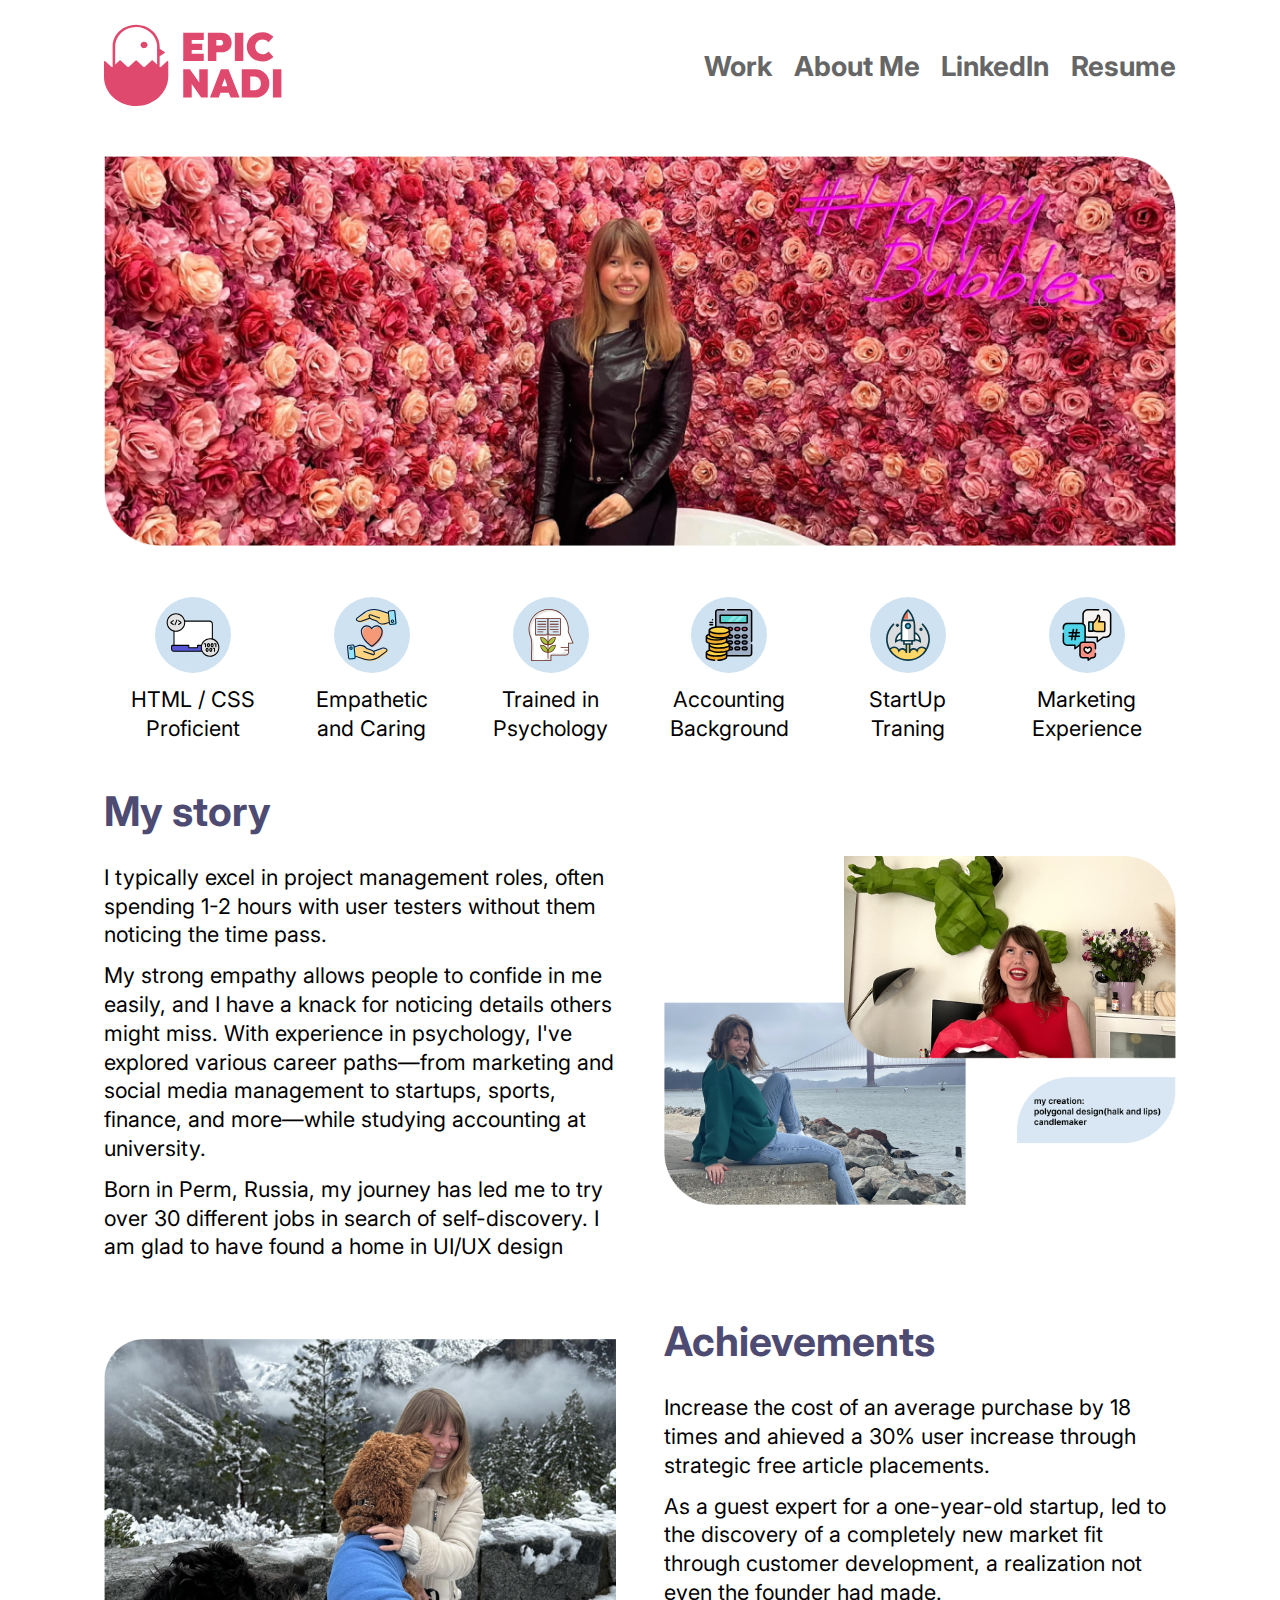
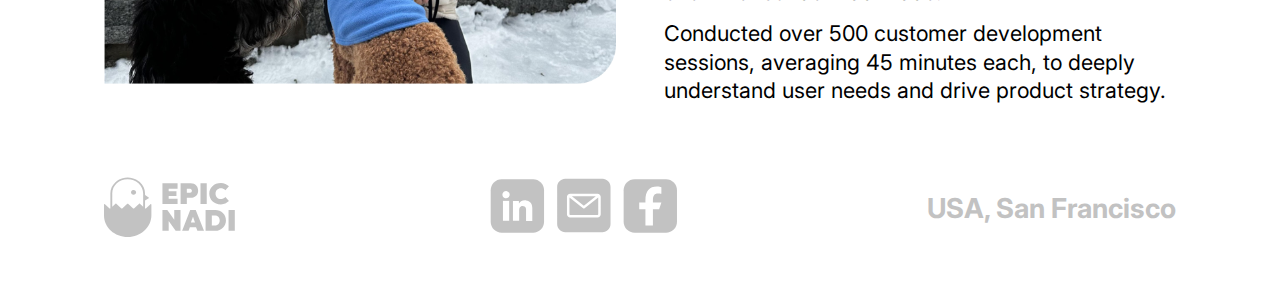
<file: about-me.html>
<!DOCTYPE html>
<html lang="en">
<head>
    <meta charset="UTF-8">
    <title>About Me</title>
    <link rel="stylesheet" href="./css/common/reset.css">
    <link rel="stylesheet" href="./css/common/skeleton.css">
    <link rel="stylesheet" href="./css/common/header.css">
    <link rel="stylesheet" href="./css/common/footer.css">
    <link rel="stylesheet" href="./css/about-me/style.css">
</head>
<body>
<div class="container">
    <header class="header">
        <div class="logo">
            <a href="./index.html">
                <img src="./images/icons/logo.svg" alt="logo">
            </a>
        </div>
        <ul class="menu">
            <li><a href="./index.html">Work</a></li>
            <li><a href="./about-me.html">About Me</a></li>
            <li><a href="https://www.linkedin.com/in/nadi-epina/" target="_blank">LinkedIn</a></li>
            <li><a href="./docs/resume.pdf" target="_blank">Resume</a></li>
        </ul>
    </header>
    <div class="block">
        <img src="images/about-me/img.png" alt="me">
    </div>
    <div class="block">
        <div class="my-skills">
            <div class="container">
                <img src="./images/about-me/icon_1.svg" alt="skills">
                <p>HTML / CSS Proficient</p>
            </div>
            <div class="container">
                <img src="./images/about-me/icon_2.svg" alt="skills">
                <p>Empathetic and Caring</p>
            </div>
            <div class="container">
                <img src="./images/about-me/icon_3.svg" alt="skills">
                <p>Trained in Psychology</p>
            </div>
            <div class="container">
                <img src="./images/about-me/icon_4.svg" alt="skills">
                <p>Accounting Background</p>
            </div>
            <div class="container">
                <img src="./images/about-me/icon_5.svg" alt="skills">
                <p>StartUp Traning</p>
            </div>
            <div class="container">
                <img src="./images/about-me/icon_6.svg" alt="skills">
                <p>Marketing Experience</p>
            </div>
        </div>
    </div>
    <div class="block">
        <div class="about-me">
            <div class="text">
                <h2>My story</h2>
                <p>I typically excel in project management roles, often spending 1-2 hours with user testers without them
                    noticing the time pass.
                <p>
                <p>My strong empathy allows people to confide in me easily, and I have a knack for noticing details others
                    might miss. With experience in psychology, I've explored various career paths—from marketing and social
                    media management to startups, sports, finance, and more—while studying accounting at university.
                <p>
                <p>Born in Perm, Russia, my journey has led me to try over 30 different jobs in search of self-discovery. I
                    am glad to have found a home in UI/UX design
                <p>
            </div>
            <div class="image">
                <img src="images/about-me/img_1.png" alt="My Story">
            </div>
        </div>
    </div>
    <div class="block">
        <div class="about-me replace">
            <div class="text">
                <h2>Achievements</h2>
                <p>Increase the cost of an average purchase by 18 times and ahieved a 30% user increase through strategic free article placements.<p>
                <p>As a guest expert for a one-year-old startup, led to the discovery of a completely new market fit through customer development, a realization not even the founder had made.</p>
                <p>Conducted over 500 customer development sessions, averaging 45 minutes each, to deeply understand user needs and drive product strategy.</p>
            </div>
            <div class="image">
                <img src="images/about-me/img_2.png" alt="Achievements">
            </div>
        </div>
    </div>
    <footer>
        <div class="logo"><img src="./images/icons/logo-mono.svg"></div>
        <ul class="social">
            <li><a href="https://www.linkedin.com/in/nadi-epina" target="_blank"><img src="./images/icons/in.svg"
                                                                                      alt="LinkedIn"></a></li>
            <li><a href="mailto:nadyepik@gmail.com" target="_blank"><img src="./images/icons/email.svg" alt="Email"></a>
            </li>
            <li><a href="https://www.facebook.com/nadi.epina" target="_blank"><img src="./images/icons/fb.svg"
                                                                                   alt="Facebook"></a></li>
        </ul>
        <div class="place">USA, San Francisco</div>
    </footer>
</div>
</body>
</html>
</file>
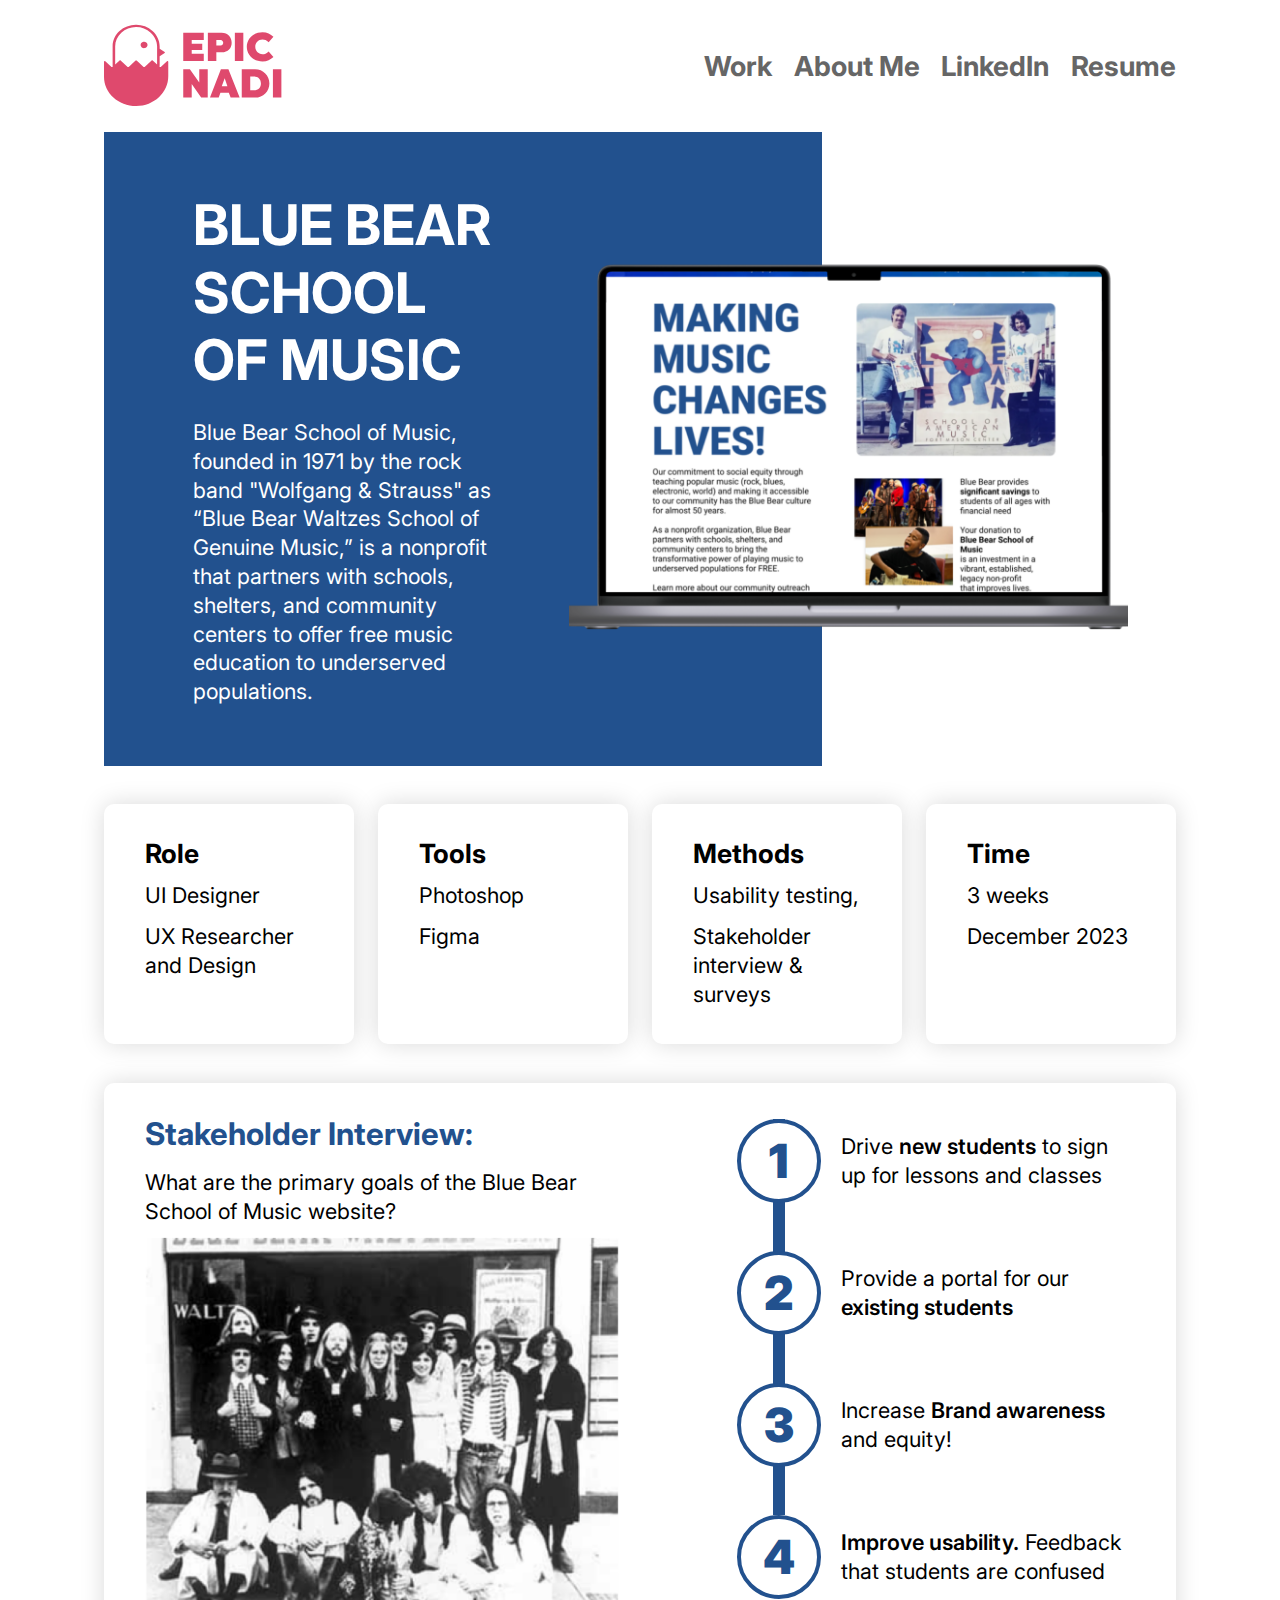
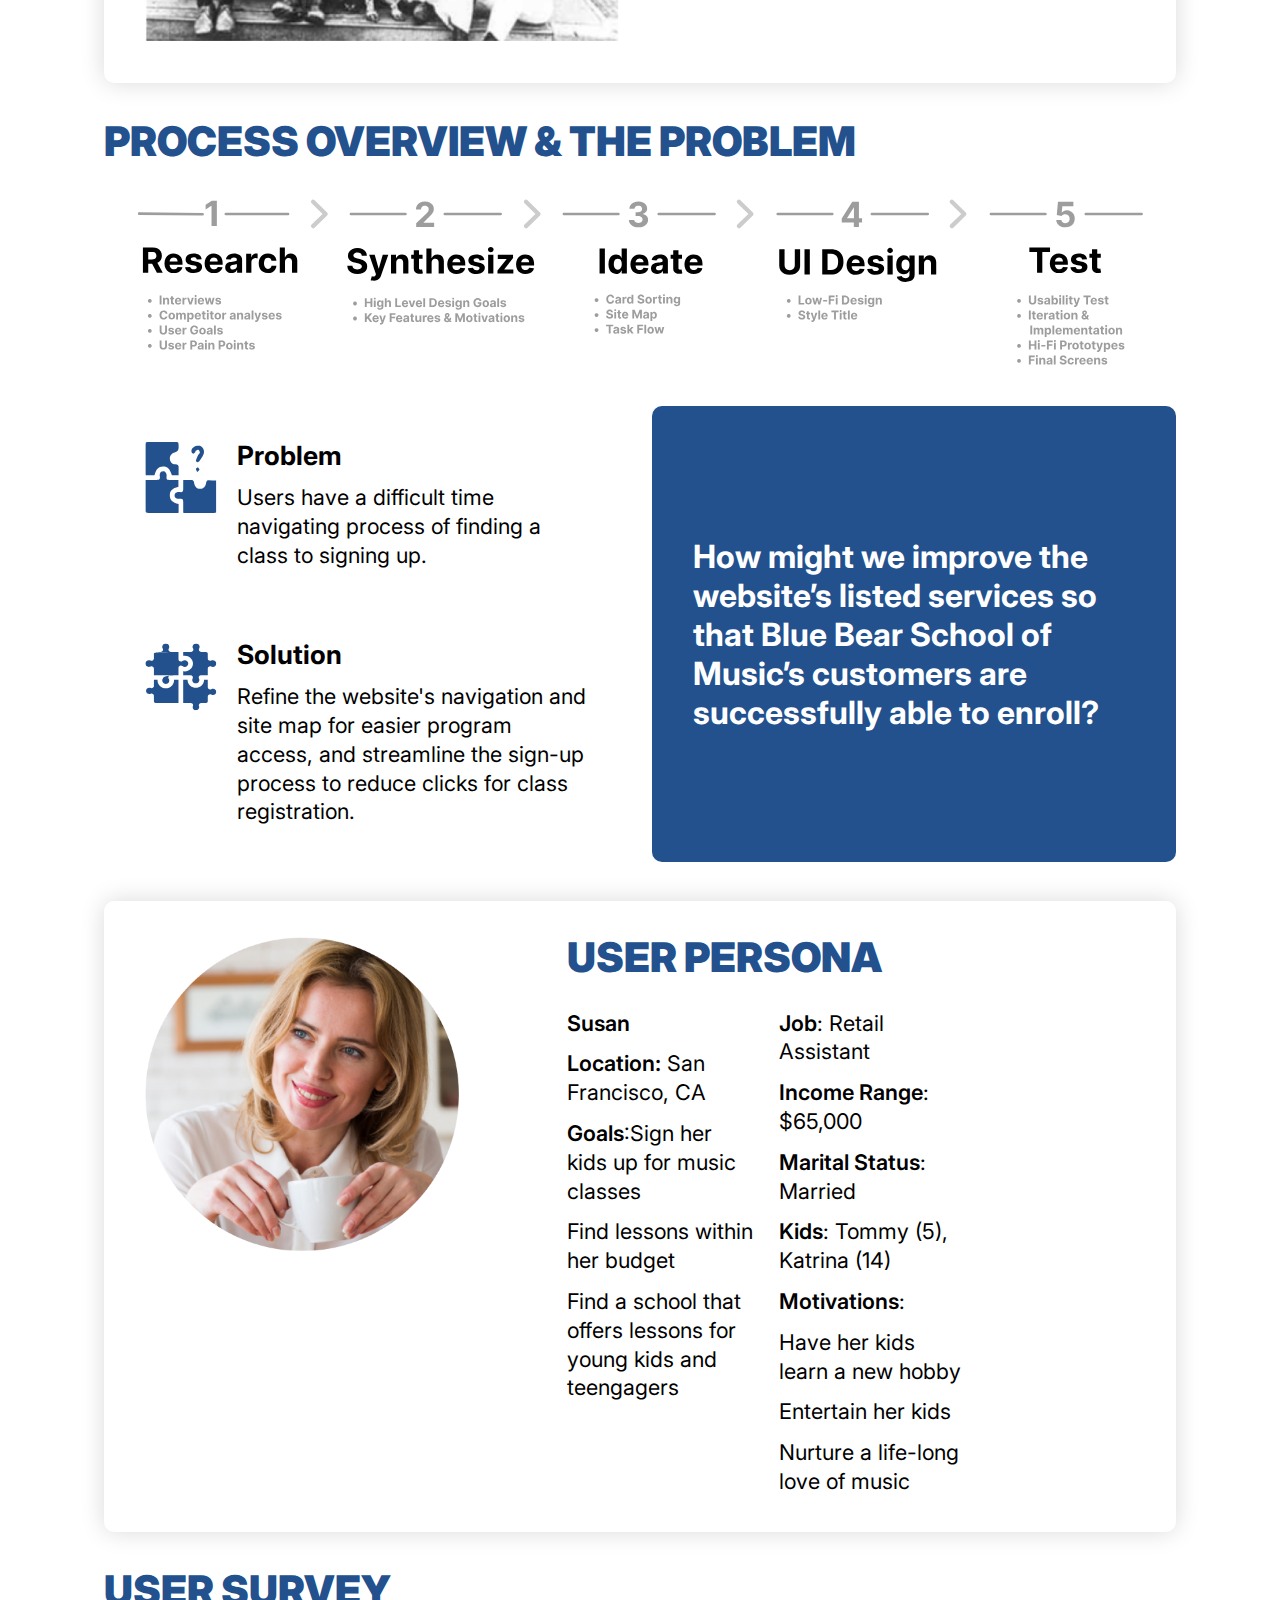
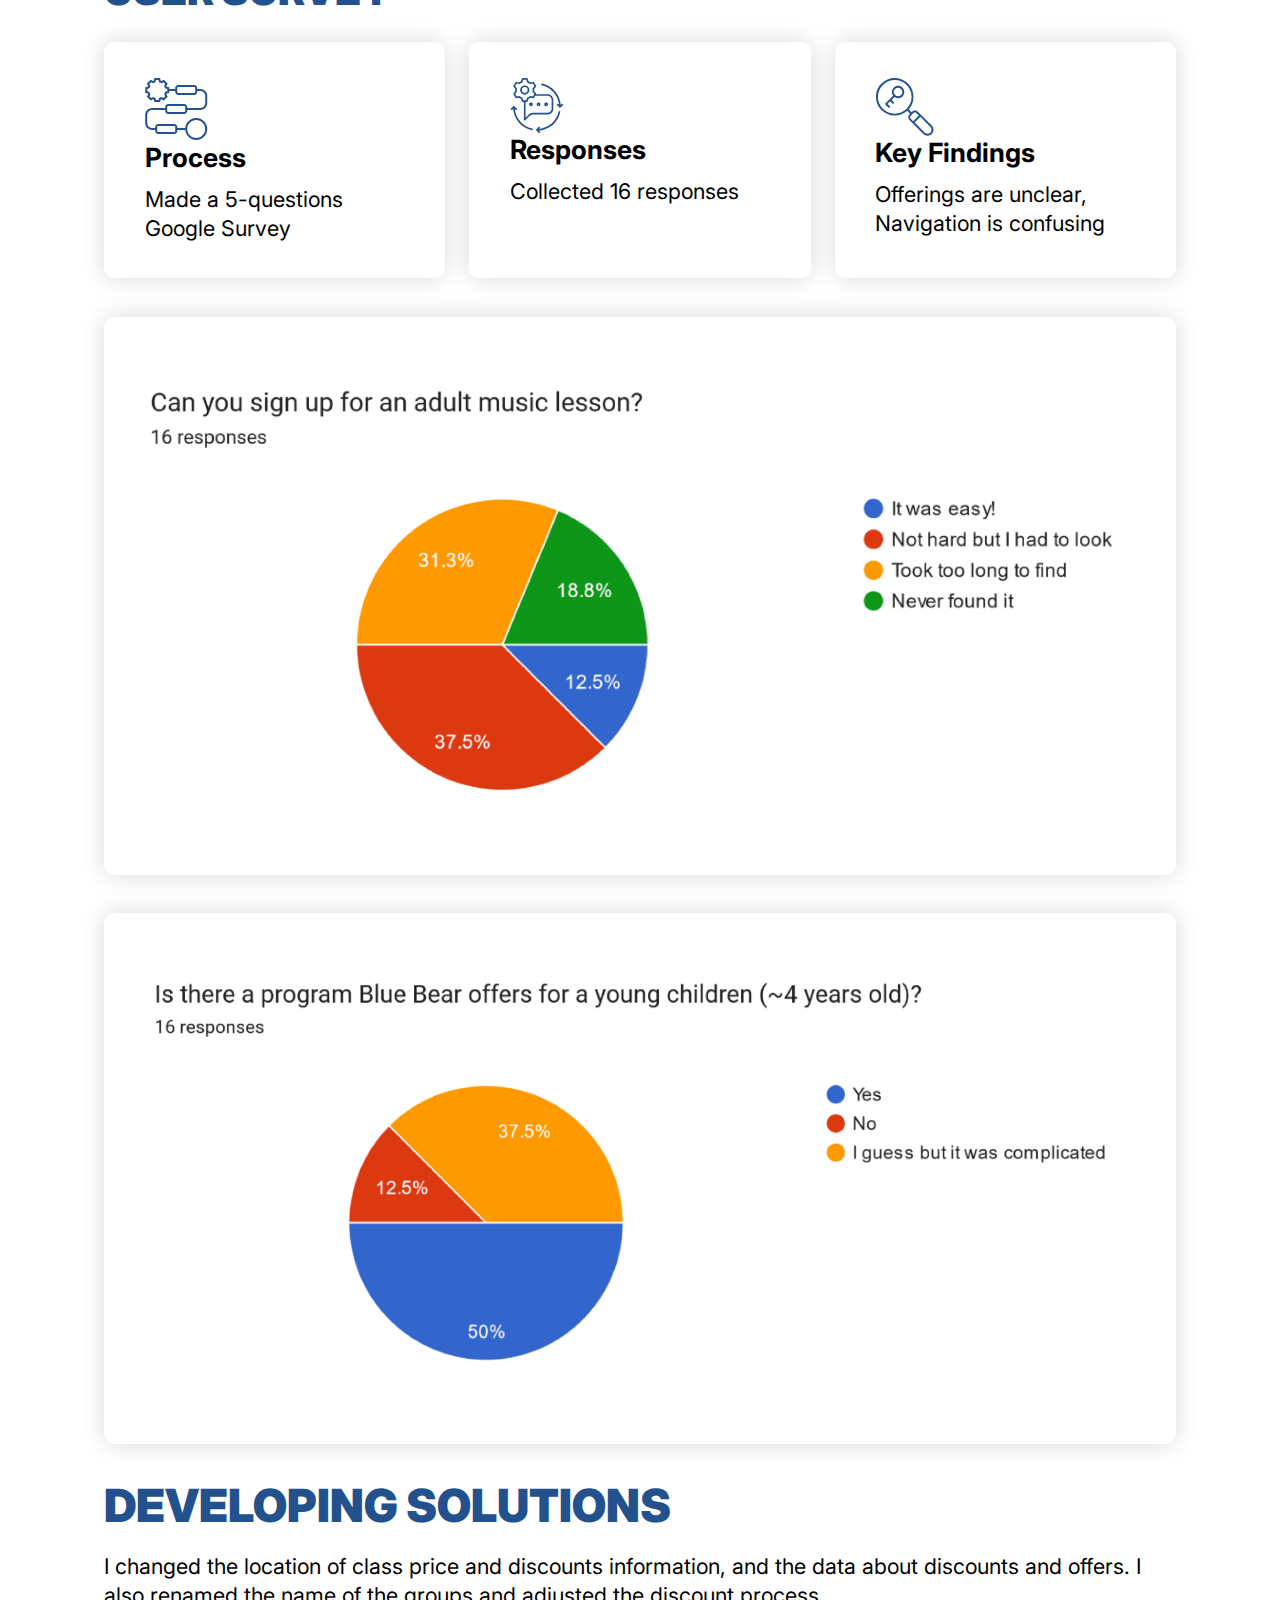
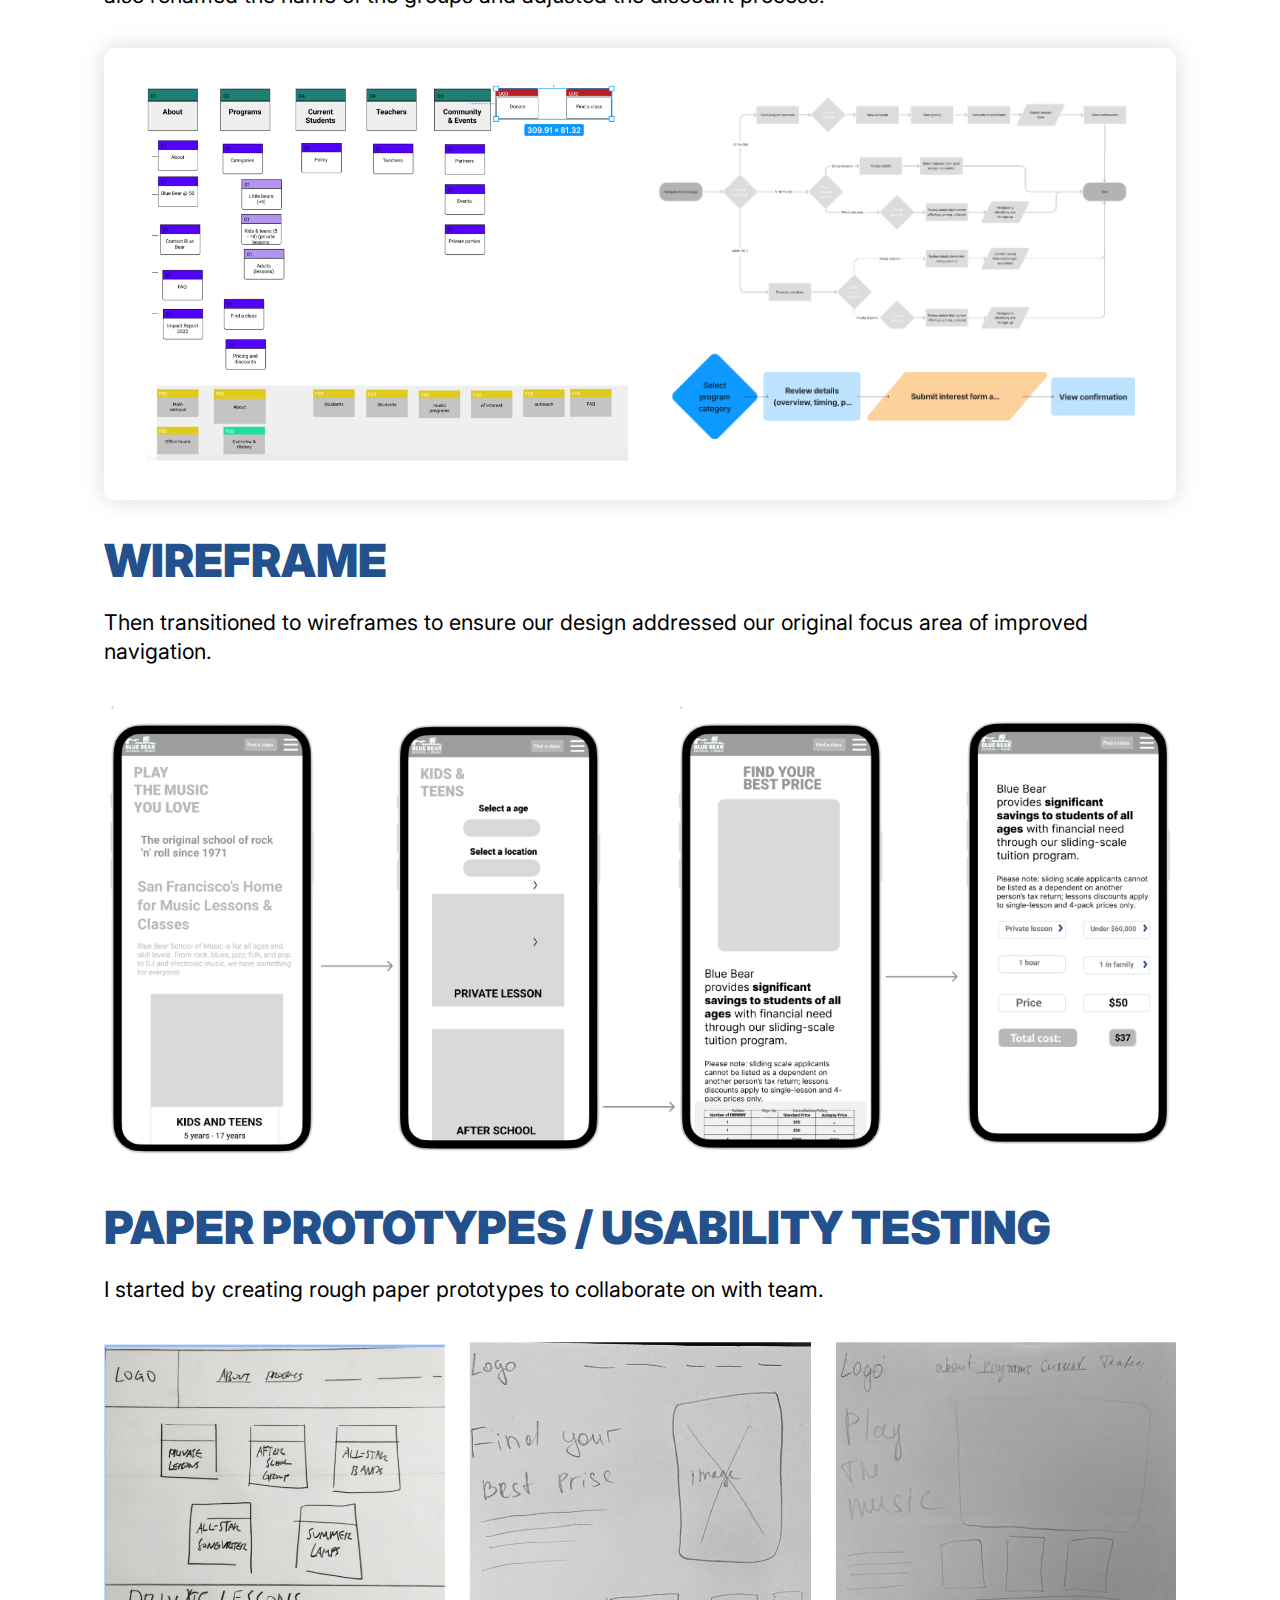
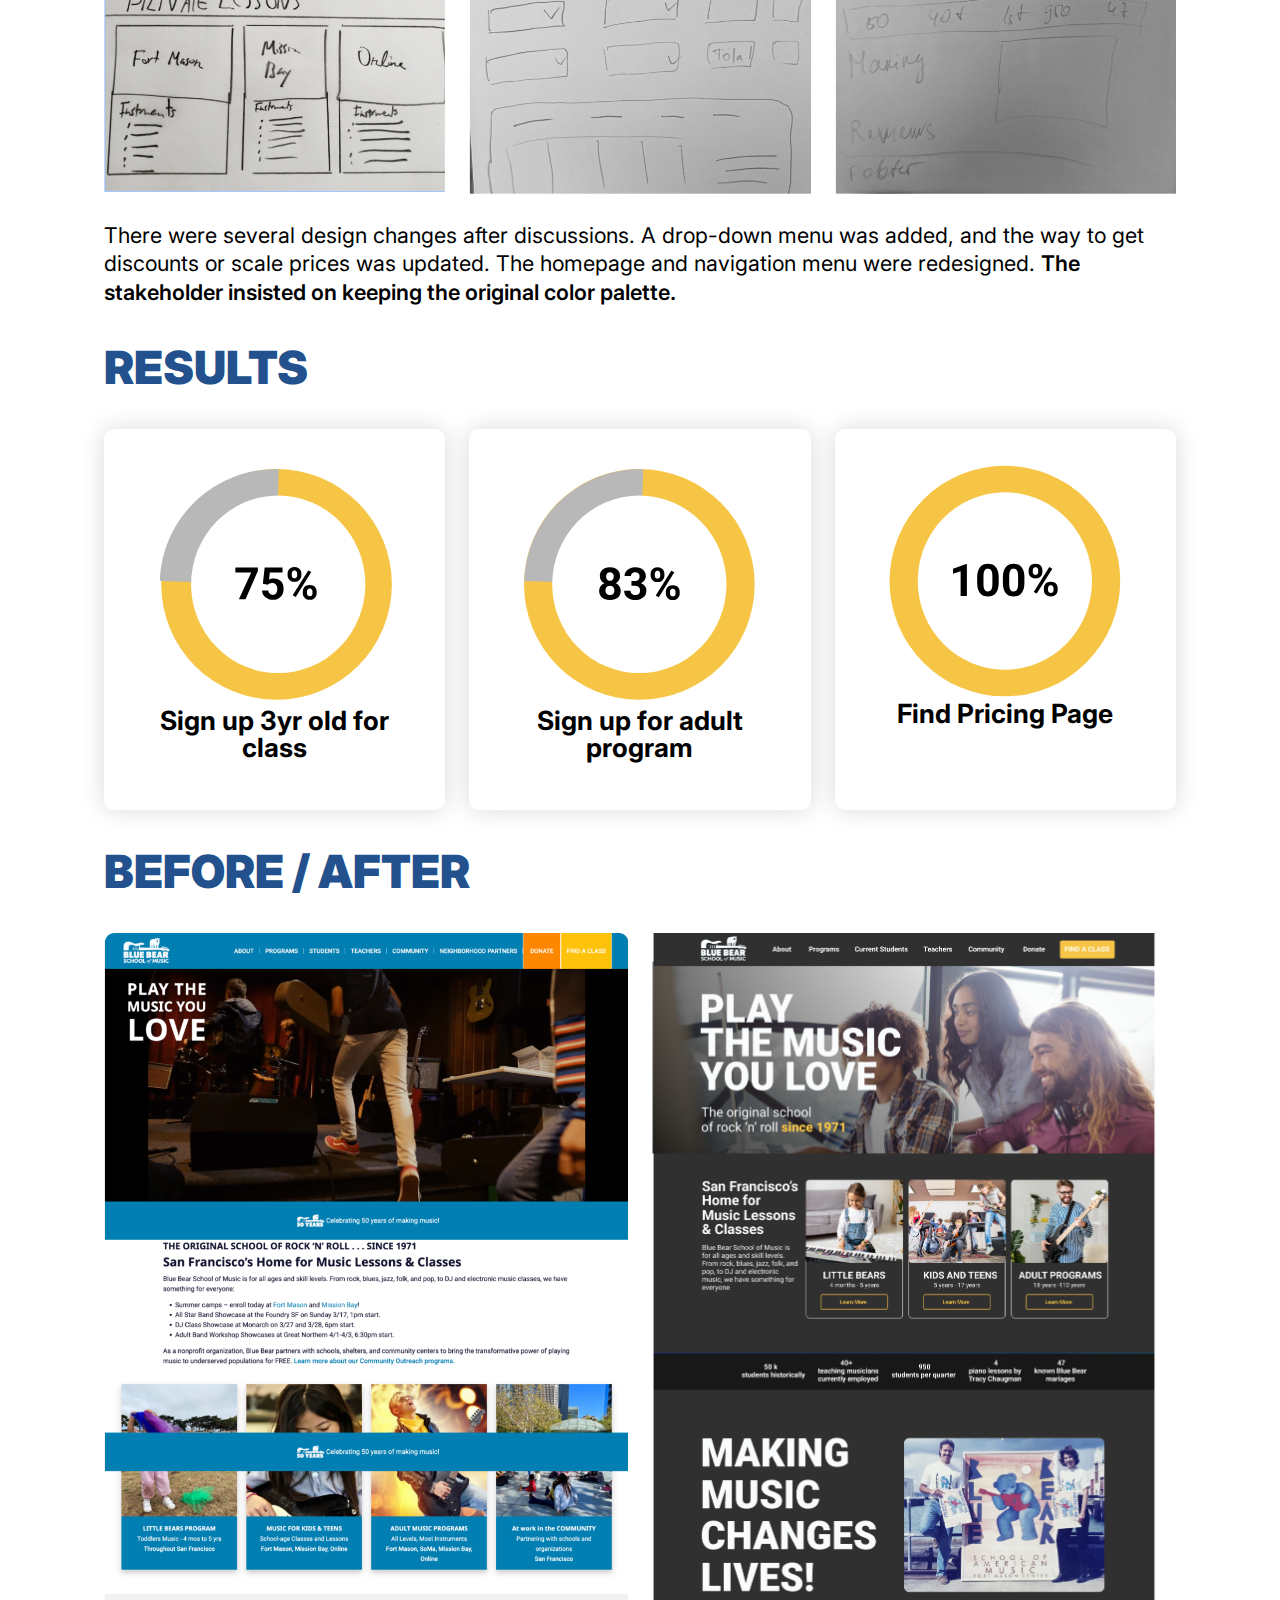
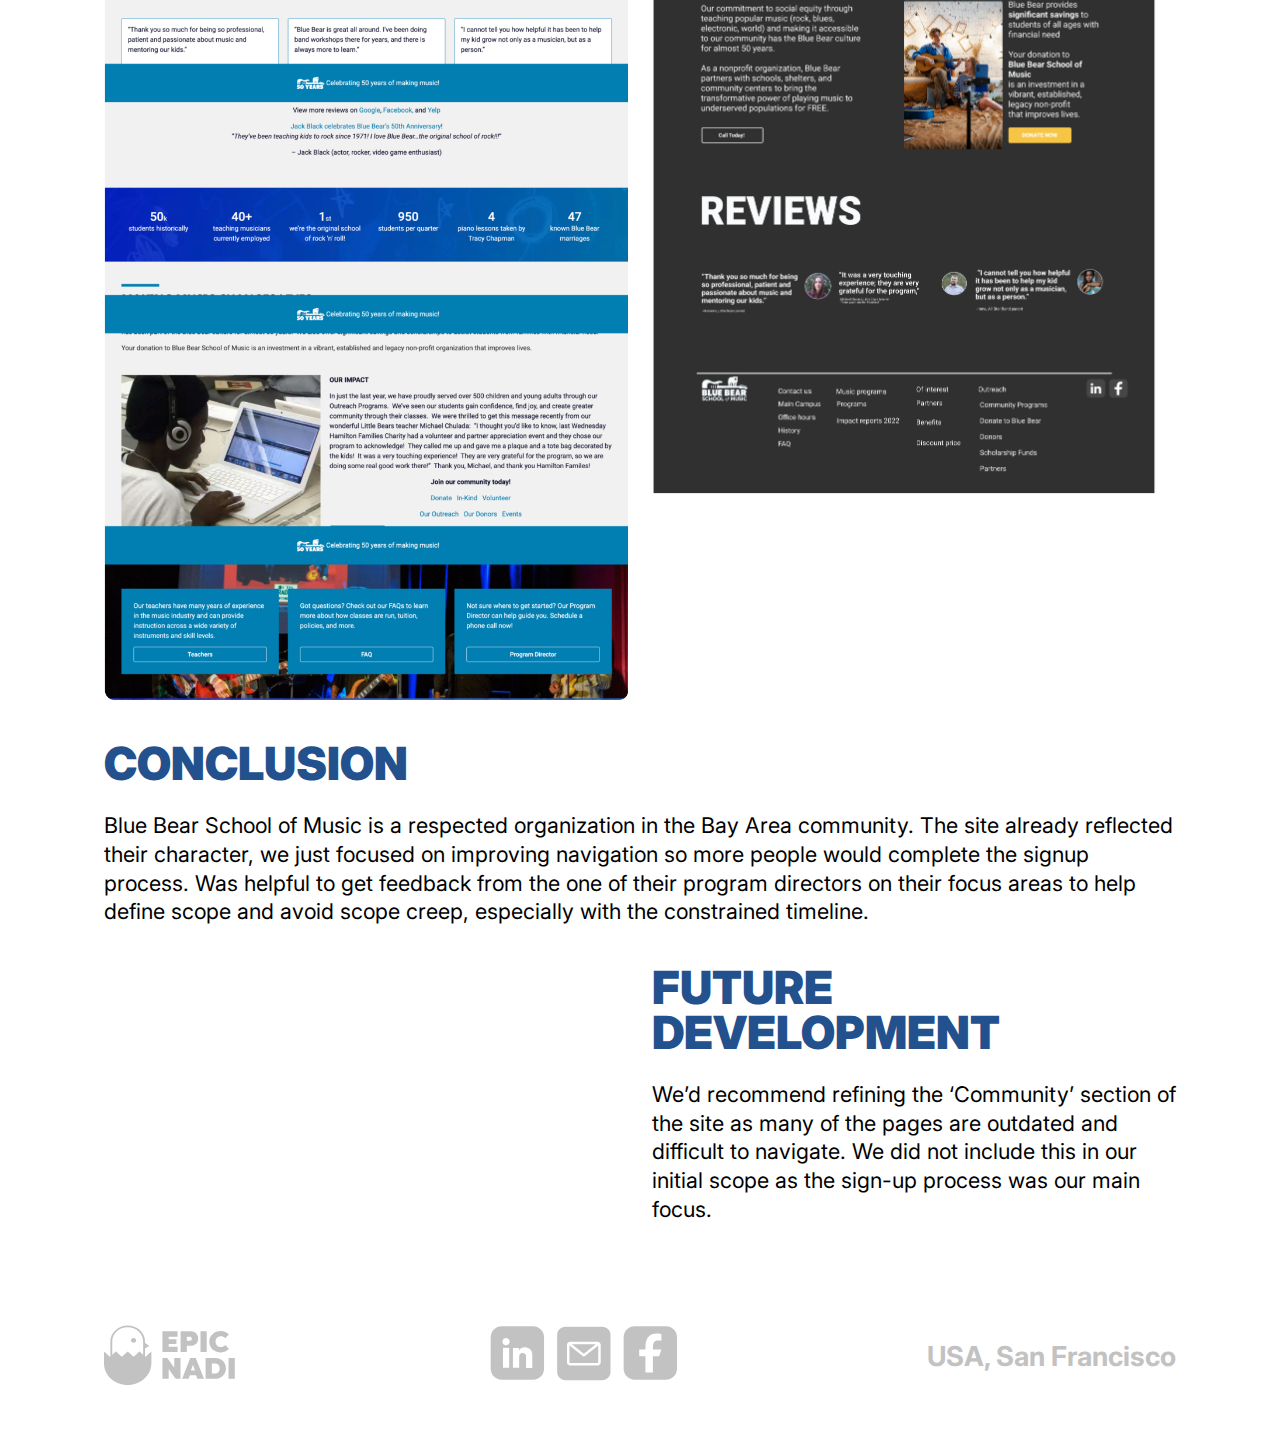
<file: blueschool.html>
<!DOCTYPE html>
<html lang="en">
<head>
    <meta name="viewport" content="width=device-width, initial-scale=1.0">
    <meta charset="UTF-8">
    <title>Title</title>
    <link rel="stylesheet" href="./css/common/reset.css">
    <link rel="stylesheet" href="./css/common/skeleton.css">
    <link rel="stylesheet" href="./css/common/header.css">
    <link rel="stylesheet" href="./css/common/footer.css">
    <link rel="stylesheet" href="./css/common/new-grid.css">
    <link rel="stylesheet" href="./css/blueschool/style.css">
</head>
<body>
<div class="container">
    <header class="header">
        <div class="logo">
            <a href="./index.html">
                <img src="./images/icons/logo.svg" alt="logo">
            </a>
        </div>
        <ul class="menu">
            <li><a href="./index.html">Work</a></li>
            <li><a href="./about-me.html">About Me</a></li>
            <li><a href="https://www.linkedin.com/in/nadi-epina/" target="_blank">LinkedIn</a></li>
            <li><a href="./docs/resume.pdf" target="_blank">Resume</a></li>
        </ul>
    </header>
    <section>
        <div class="grid header-section">
            <div class="column column-5 column-sm-4">
                <div class="block without-border-radius">
                    <h1 style="color: #ffffff; font-size: 56px; font-weight: 700">Blue Bear School of music</h1>
                    <p style="">Blue Bear School of Music, founded in 1971 by the rock band "Wolfgang &amp; Strauss" as
                        “Blue Bear Waltzes
                        School of Genuine Music,” is a nonprofit that partners with schools, shelters, and community centers to
                        offer free music education to underserved populations.</p>
                </div>
            </div>
            <div class="column column-7 column-sm-4" style="display: flex; align-items: center">
                <img style="width: 100%" src="images/blueprint/img_15.png">
            </div>
        </div>
    </section>
    <section>
        <div class="grid">
            <div class="column-3 column-sm-2">
                <div class="block full-height with-shadow">
                    <h4>Role</h4>
                    <p>UI Designer</p>
                    <p>UX Researcher and Design</p>
                </div>

            </div>
            <div class="column-3 column-sm-2">
                <div class="block full-height with-shadow">
                    <h4>Tools</h4>

                    <p>Photoshop</p>
                    <p>Figma</p>
                </div>
            </div>
            <div class="column-3 column-sm-2">
                <div class="block full-height with-shadow">
                    <h4>Methods</h4>

                    <p>Usability testing,</p>
                    <p>Stakeholder interview &amp; surveys</p>
                </div>
            </div>
            <div class="column-3 column-sm-2">
                <div class="block full-height with-shadow">
                    <h4>Time</h4>

                    <p>3 weeks</p>
                    <p>December 2023</p>
                </div>
            </div>
        </div>
    </section>

    <section class="block with-shadow ">
        <div class="grid">
            <div class="column-6">
                <h3>Stakeholder Interview:</h3>
                <p>What are the primary goals of the Blue Bear School of Music website?</p>
                <img style="width: 100%" src="./images/blueprint/img.png">
            </div>
            <div class="column-1"></div>
            <div class="column-5">
                <ol>
                    <li><p>Drive <b>new students</b> to sign up for lessons and classes</p></li>
                    <li><p>Provide a portal for our <b>existing students</b></p></li>
                    <li><p>Increase <b>Brand awareness</b> and equity!</p></li>
                    <li><p><b>Improve usability.</b> Feedback that students are confused</p></li>
                </ol>
            </div>
        </div>
    </section>
    <section>
        <h2>Process Overview & The Problem</h2>
        <svg style="width: 100%;" width="1006" height="172" viewBox="0 0 1006 172" fill="none" xmlns="http://www.w3.org/2000/svg">
            <path d="M79.8582 7.81458V33H74.5333V12.8689H74.3857L68.6182 16.4844V11.7621L74.853 7.81458H79.8582Z" fill="#9D9D9D"></path>
            <path d="M2.16288 20.6497L65.6043 21.2074" stroke="#9D9D9D" stroke-width="2.59725" stroke-linecap="round"></path>
            <path d="M88.8268 20.955L151.052 20.993" stroke="#9D9D9D" stroke-width="2.59725" stroke-linecap="round"></path>
            <path d="M213.952 21L268.494 21.0001" stroke="#9D9D9D" stroke-width="2.59725" stroke-linecap="round"></path>
            <path d="M279.193 34V30.1632L288.158 21.8623C288.92 21.1244 289.56 20.4604 290.076 19.8701C290.601 19.2798 290.999 18.7018 291.269 18.1361C291.54 17.5622 291.675 16.9433 291.675 16.2792C291.675 15.5413 291.507 14.906 291.171 14.3731C290.835 13.832 290.375 13.418 289.793 13.131C289.211 12.8359 288.551 12.6883 287.813 12.6883C287.043 12.6883 286.371 12.8441 285.797 13.1556C285.223 13.4672 284.78 13.914 284.469 14.4961C284.157 15.0781 284.001 15.7709 284.001 16.5743H278.947C278.947 14.9265 279.32 13.4959 280.066 12.2825C280.812 11.0691 281.857 10.1304 283.202 9.46635C284.546 8.80228 286.096 8.47025 287.85 8.47025C289.654 8.47025 291.224 8.78998 292.56 9.42946C293.905 10.0607 294.95 10.938 295.696 12.0611C296.442 13.1843 296.815 14.4715 296.815 15.9226C296.815 16.8736 296.627 17.8123 296.25 18.7387C295.881 19.6651 295.221 20.694 294.27 21.8254C293.319 22.9486 291.978 24.2972 290.248 25.8713L286.571 29.4745V29.6467H297.147V34H279.193Z" fill="#9D9D9D"></path>
            <path d="M307.809 21.0035L363.65 20.9965" stroke="#9D9D9D" stroke-width="2.59725" stroke-linecap="round"></path>
            <path d="M426.849 21L481.392 21.0001" stroke="#9D9D9D" stroke-width="2.59725" stroke-linecap="round"></path>
            <path d="M501.4 34.3443C499.563 34.3443 497.928 34.0287 496.493 33.3974C495.066 32.7579 493.939 31.8807 493.111 30.7657C492.291 29.6426 491.869 28.3472 491.844 26.8797H497.206C497.239 27.4946 497.44 28.0357 497.809 28.503C498.186 28.9621 498.686 29.3187 499.309 29.5729C499.932 29.827 500.633 29.9541 501.412 29.9541C502.224 29.9541 502.941 29.8106 503.564 29.5237C504.187 29.2367 504.675 28.8391 505.027 28.3308C505.38 27.8225 505.556 27.2363 505.556 26.5723C505.556 25.9 505.368 25.3056 504.991 24.7891C504.622 24.2644 504.089 23.8545 503.392 23.5594C502.703 23.2642 501.883 23.1167 500.932 23.1167H498.584V19.206H500.932C501.736 19.206 502.445 19.0667 503.06 18.7879C503.683 18.5092 504.167 18.1238 504.511 17.6319C504.855 17.1318 505.027 16.5497 505.027 15.8857C505.027 15.2544 504.876 14.701 504.572 14.2255C504.277 13.7418 503.859 13.3647 503.318 13.0941C502.785 12.8236 502.162 12.6883 501.449 12.6883C500.727 12.6883 500.067 12.8195 499.469 13.0818C498.87 13.336 498.391 13.7008 498.03 14.1763C497.669 14.6518 497.477 15.2093 497.452 15.8488H492.349C492.373 14.3977 492.787 13.1187 493.591 12.0119C494.394 10.9052 495.476 10.0402 496.837 9.41716C498.206 8.78588 499.752 8.47025 501.473 8.47025C503.212 8.47025 504.732 8.78588 506.036 9.41716C507.339 10.0484 508.352 10.9011 509.073 11.9751C509.803 13.0408 510.164 14.2378 510.156 15.5659C510.164 16.9761 509.725 18.1525 508.84 19.0953C507.963 20.0382 506.819 20.6366 505.409 20.8908V21.0876C507.262 21.3253 508.672 21.9689 509.639 23.0183C510.615 24.0595 511.098 25.363 511.09 26.9289C511.098 28.3636 510.684 29.6385 509.848 30.7534C509.02 31.8684 507.876 32.7456 506.417 33.3851C504.958 34.0246 503.285 34.3443 501.4 34.3443Z" fill="#9D9D9D"></path>
            <path d="M521.707 21.0035L577.547 20.9965" stroke="#9D9D9D" stroke-width="2.59725" stroke-linecap="round"></path>
            <path d="M640.747 21L695.289 21.0001" stroke="#9D9D9D" stroke-width="2.59725" stroke-linecap="round"></path>
            <path d="M704.741 29.5729V25.3794L715.255 8.81458H718.871V14.619H716.731L710.103 25.1089V25.3056H725.044V29.5729H704.741ZM716.83 34V28.2939L716.928 26.437V8.81458H721.921V34H716.83Z" fill="#9D9D9D"></path>
            <path d="M734.873 21.0035L790.713 20.9965" stroke="#9D9D9D" stroke-width="2.59725" stroke-linecap="round"></path>
            <path d="M853.913 21L908.455 21.0001" stroke="#9D9D9D" stroke-width="2.59725" stroke-linecap="round"></path>
            <path d="M928.353 34.3443C926.615 34.3443 925.065 34.0246 923.704 33.3851C922.351 32.7456 921.277 31.8643 920.482 30.7411C919.687 29.618 919.273 28.3308 919.24 26.8797H924.405C924.463 27.8553 924.872 28.6465 925.635 29.2531C926.397 29.8598 927.303 30.1632 928.353 30.1632C929.189 30.1632 929.927 29.9787 930.566 29.6098C931.214 29.2326 931.718 28.712 932.079 28.048C932.448 27.3757 932.632 26.6051 932.632 25.736C932.632 24.8506 932.444 24.0718 932.067 23.3995C931.698 22.7272 931.185 22.2025 930.529 21.8254C929.873 21.4483 929.123 21.2556 928.279 21.2474C927.541 21.2474 926.824 21.3991 926.127 21.7024C925.438 22.0058 924.901 22.4198 924.516 22.9445L919.781 22.096L920.974 8.81458H936.371V13.1679H925.364L924.713 19.4766H924.86C925.303 18.8535 925.971 18.337 926.865 17.9271C927.758 17.5172 928.758 17.3122 929.865 17.3122C931.382 17.3122 932.735 17.6688 933.923 18.3821C935.112 19.0953 936.051 20.0751 936.74 21.3212C937.428 22.5592 937.768 23.9857 937.76 25.6008C937.768 27.2978 937.375 28.8063 936.58 30.1263C935.793 31.438 934.69 32.471 933.272 33.2253C931.862 33.9713 930.222 34.3443 928.353 34.3443Z" fill="#9D9D9D"></path>
            <path d="M948.77 21.0035L1004.61 20.9965" stroke="#9D9D9D" stroke-width="2.59725" stroke-linecap="round"></path>
            <path d="M176.102 8.73242L188.602 20.924L176.102 33.1157" stroke="#CCCCCC" stroke-width="4.31038" stroke-linecap="round" stroke-linejoin="round"></path>
            <path d="M388.999 8.73242L401.499 20.924L388.999 33.1157" stroke="#CCCCCC" stroke-width="4.31038" stroke-linecap="round" stroke-linejoin="round"></path>
            <path d="M601.897 8.73242L614.397 20.924L601.897 33.1157" stroke="#CCCCCC" stroke-width="4.31038" stroke-linecap="round" stroke-linejoin="round"></path>
            <path d="M814.795 8.73242L827.295 20.924L814.795 33.1157" stroke="#CCCCCC" stroke-width="4.31038" stroke-linecap="round" stroke-linejoin="round"></path>
            <path d="M5.91434 79.7344V54.549H15.8508C17.7528 54.549 19.3761 54.8892 20.7206 55.5697C22.0733 56.2419 23.1022 57.197 23.8073 58.435C24.5206 59.6647 24.8772 61.1118 24.8772 62.776C24.8772 64.4485 24.5165 65.8873 23.795 67.0925C23.0735 68.2894 22.0283 69.2077 20.6591 69.8471C19.2982 70.4866 17.6503 70.8063 15.7155 70.8063H9.06252V66.5268H14.8547C15.8713 66.5268 16.7157 66.3874 17.388 66.1087C18.0602 65.8299 18.5603 65.4118 18.8883 64.8543C19.2244 64.2968 19.3925 63.6041 19.3925 62.776C19.3925 61.9398 19.2244 61.2347 18.8883 60.6608C18.5603 60.087 18.0561 59.6524 17.3757 59.3573C16.7034 59.054 15.8549 58.9023 14.8301 58.9023H11.2392V79.7344H5.91434ZM19.5155 68.273L25.7749 79.7344H19.8967L13.7725 68.273H19.5155ZM36.8458 80.1033C34.9028 80.1033 33.2303 79.7098 31.8284 78.9227C30.4347 78.1275 29.3607 77.0043 28.6064 75.5532C27.8522 74.0939 27.4751 72.3681 27.4751 70.3759C27.4751 68.4329 27.8522 66.7276 28.6064 65.2601C29.3607 63.7926 30.4224 62.649 31.7915 61.8291C33.1688 61.0093 34.7839 60.5994 36.6367 60.5994C37.8829 60.5994 39.043 60.8002 40.117 61.2019C41.1991 61.5955 42.142 62.1898 42.9454 62.9851C43.757 63.7803 44.3883 64.7805 44.8392 65.9857C45.2901 67.1827 45.5156 68.5846 45.5156 70.1915V71.6303H29.5656V68.3837H40.5843C40.5843 67.6295 40.4203 66.9613 40.0924 66.3792C39.7644 65.7971 39.3094 65.3421 38.7273 65.0142C38.1534 64.6781 37.4853 64.51 36.7228 64.51C35.9276 64.51 35.2225 64.6944 34.6076 65.0634C34.001 65.4241 33.5255 65.9119 33.1811 66.5268C32.8368 67.1335 32.6605 67.8098 32.6523 68.5559V71.6426C32.6523 72.5772 32.8245 73.3847 33.1688 74.0652C33.5214 74.7457 34.0174 75.2704 34.6568 75.6393C35.2963 76.0082 36.0547 76.1927 36.9319 76.1927C37.514 76.1927 38.0469 76.1107 38.5306 75.9467C39.0143 75.7828 39.4283 75.5368 39.7726 75.2089C40.117 74.8809 40.3793 74.4792 40.5597 74.0037L45.4049 74.3234C45.159 75.4876 44.6548 76.5042 43.8923 77.3732C43.1381 78.2341 42.1625 78.9063 40.9655 79.39C39.7767 79.8655 38.4035 80.1033 36.8458 80.1033ZM64.6506 66.2316L59.8546 66.5268C59.7726 66.1169 59.5963 65.7479 59.3258 65.42C59.0552 65.0839 58.6986 64.8174 58.2559 64.6207C57.8214 64.4157 57.3008 64.3132 56.6941 64.3132C55.8824 64.3132 55.1979 64.4854 54.6404 64.8297C54.0829 65.1659 53.8042 65.6168 53.8042 66.1825C53.8042 66.6334 53.9845 67.0146 54.3452 67.3261C54.706 67.6377 55.325 67.8877 56.2022 68.0763L59.6209 68.7649C61.4573 69.1421 62.8265 69.7487 63.7283 70.585C64.6301 71.4212 65.081 72.5198 65.081 73.8807C65.081 75.1187 64.7162 76.205 63.9865 77.1396C63.2651 78.0742 62.2731 78.8039 61.0105 79.3286C59.7562 79.8451 58.3092 80.1033 56.6695 80.1033C54.169 80.1033 52.1768 79.5827 50.6929 78.5415C49.2172 77.4921 48.3522 76.0656 48.0981 74.262L53.2508 73.9914C53.4065 74.7539 53.7837 75.3359 54.3821 75.7377C54.9806 76.1312 55.7472 76.3279 56.6818 76.3279C57.6 76.3279 58.3379 76.1517 58.8953 75.7992C59.461 75.4384 59.748 74.9752 59.7562 74.4095C59.748 73.934 59.5471 73.5446 59.1536 73.2413C58.7601 72.9297 58.1534 72.692 57.3336 72.528L54.0624 71.8762C52.2178 71.5073 50.8445 70.8678 49.9427 69.9578C49.0491 69.0478 48.6023 67.8877 48.6023 66.4776C48.6023 65.2642 48.9302 64.2189 49.5861 63.3417C50.2502 62.4645 51.1807 61.7881 52.3776 61.3126C53.5828 60.8371 54.9929 60.5994 56.608 60.5994C58.9937 60.5994 60.8712 61.1036 62.2403 62.112C63.6176 63.1204 64.4211 64.4936 64.6506 66.2316ZM76.9881 80.1033C75.0451 80.1033 73.3727 79.7098 71.9707 78.9227C70.577 78.1275 69.503 77.0043 68.7488 75.5532C67.9945 74.0939 67.6174 72.3681 67.6174 70.3759C67.6174 68.4329 67.9945 66.7276 68.7488 65.2601C69.503 63.7926 70.5647 62.649 71.9338 61.8291C73.3112 61.0093 74.9262 60.5994 76.7791 60.5994C78.0252 60.5994 79.1853 60.8002 80.2593 61.2019C81.3415 61.5955 82.2843 62.1898 83.0877 62.9851C83.8994 63.7803 84.5307 64.7805 84.9816 65.9857C85.4325 67.1827 85.6579 68.5846 85.6579 70.1915V71.6303H69.708V68.3837H80.7266C80.7266 67.6295 80.5626 66.9613 80.2347 66.3792C79.9068 65.7971 79.4518 65.3421 78.8697 65.0142C78.2958 64.6781 77.6276 64.51 76.8652 64.51C76.0699 64.51 75.3649 64.6944 74.75 65.0634C74.1433 65.4241 73.6678 65.9119 73.3235 66.5268C72.9791 67.1335 72.8029 67.8098 72.7947 68.5559V71.6426C72.7947 72.5772 72.9668 73.3847 73.3112 74.0652C73.6637 74.7457 74.1597 75.2704 74.7992 75.6393C75.4386 76.0082 76.197 76.1927 77.0742 76.1927C77.6563 76.1927 78.1892 76.1107 78.6729 75.9467C79.1566 75.7828 79.5706 75.5368 79.915 75.2089C80.2593 74.8809 80.5216 74.4792 80.702 74.0037L85.5473 74.3234C85.3013 75.4876 84.7971 76.5042 84.0347 77.3732C83.2804 78.2341 82.3048 78.9063 81.1078 79.39C79.9191 79.8655 78.5458 80.1033 76.9881 80.1033ZM94.463 80.091C93.2578 80.091 92.1838 79.8819 91.241 79.4638C90.2982 79.0375 89.5522 78.4103 89.0029 77.5823C88.4618 76.7461 88.1912 75.7049 88.1912 74.4587C88.1912 73.4093 88.3839 72.528 88.7692 71.8147C89.1545 71.1015 89.6792 70.5276 90.3433 70.0931C91.0074 69.6586 91.7616 69.3306 92.6061 69.1093C93.4587 68.8879 94.3523 68.7321 95.2869 68.642C96.3855 68.5272 97.2709 68.4206 97.9432 68.3222C98.6155 68.2157 99.1033 68.0599 99.4066 67.8549C99.71 67.65 99.8616 67.3466 99.8616 66.9449V66.8711C99.8616 66.0923 99.6157 65.4897 99.1238 65.0634C98.6401 64.6371 97.9514 64.4239 97.0578 64.4239C96.115 64.4239 95.3648 64.633 94.8073 65.0511C94.2498 65.461 93.8809 65.9775 93.7005 66.6006L88.8553 66.207C89.1013 65.0593 89.585 64.0673 90.3064 63.231C91.0279 62.3866 91.9584 61.7389 93.098 61.288C94.2457 60.8289 95.5739 60.5994 97.0824 60.5994C98.1318 60.5994 99.1361 60.7223 100.095 60.9683C101.063 61.2142 101.919 61.5955 102.665 62.112C103.42 62.6285 104.014 63.2925 104.449 64.1042C104.883 64.9076 105.1 65.8709 105.1 66.9941V79.7344H100.132V77.115H99.9846C99.6813 77.7053 99.2754 78.2259 98.7671 78.6768C98.2588 79.1195 97.6481 79.4679 96.9348 79.7221C96.2215 79.968 95.3976 80.091 94.463 80.091ZM95.9633 76.4755C96.7339 76.4755 97.4144 76.3238 98.0047 76.0205C98.595 75.709 99.0582 75.2909 99.3943 74.7662C99.7305 74.2415 99.8985 73.6471 99.8985 72.983V70.9785C99.7345 71.0851 99.5091 71.1835 99.2222 71.2736C98.9434 71.3556 98.6278 71.4335 98.2752 71.5073C97.9227 71.5729 97.5702 71.6344 97.2176 71.6918C96.8651 71.741 96.5454 71.786 96.2584 71.827C95.6436 71.9172 95.1066 72.0607 94.6475 72.2575C94.1883 72.4542 93.8317 72.7207 93.5776 73.0568C93.3234 73.3847 93.1963 73.7946 93.1963 74.2866C93.1963 74.9998 93.4546 75.545 93.9711 75.9221C94.4958 76.2911 95.1599 76.4755 95.9633 76.4755ZM109.165 79.7344V60.8453H114.244V64.1411H114.44C114.785 62.9687 115.363 62.0833 116.174 61.4848C116.986 60.8781 117.921 60.5748 118.978 60.5748C119.241 60.5748 119.523 60.5912 119.827 60.624C120.13 60.6567 120.397 60.7018 120.626 60.7592V65.4077C120.38 65.3339 120.04 65.2683 119.605 65.2109C119.171 65.1536 118.773 65.1249 118.413 65.1249C117.642 65.1249 116.953 65.2929 116.347 65.6291C115.748 65.957 115.273 66.4161 114.92 67.0064C114.576 67.5967 114.403 68.2771 114.403 69.0478V79.7344H109.165ZM130.99 80.1033C129.055 80.1033 127.391 79.6934 125.997 78.8735C124.612 78.0455 123.546 76.8977 122.8 75.4302C122.062 73.9627 121.693 72.2738 121.693 70.3636C121.693 68.4288 122.066 66.7317 122.812 65.2724C123.566 63.8049 124.636 62.6612 126.022 61.8414C127.407 61.0134 129.055 60.5994 130.965 60.5994C132.613 60.5994 134.056 60.8986 135.294 61.4971C136.532 62.0956 137.512 62.9359 138.233 64.0181C138.955 65.1003 139.352 66.371 139.426 67.8303H134.482C134.343 66.8875 133.974 66.1292 133.376 65.5553C132.785 64.9732 132.011 64.6822 131.051 64.6822C130.24 64.6822 129.531 64.9035 128.924 65.3462C128.325 65.7807 127.858 66.4161 127.522 67.2523C127.186 68.0886 127.018 69.1011 127.018 70.2898C127.018 71.495 127.182 72.5198 127.51 73.3642C127.846 74.2087 128.317 74.8522 128.924 75.295C129.531 75.7377 130.24 75.959 131.051 75.959C131.65 75.959 132.187 75.836 132.662 75.5901C133.146 75.3441 133.544 74.9875 133.855 74.5202C134.175 74.0447 134.384 73.4749 134.482 72.8108H139.426C139.344 74.2538 138.95 75.5245 138.245 76.6231C137.549 77.7135 136.585 78.5661 135.355 79.181C134.126 79.7959 132.671 80.1033 130.99 80.1033ZM148.019 68.8141V79.7344H142.78V54.549H147.871V64.1779H148.093C148.519 63.063 149.208 62.1898 150.159 61.5586C151.11 60.9191 152.303 60.5994 153.737 60.5994C155.049 60.5994 156.193 60.8863 157.168 61.4602C158.152 62.0259 158.915 62.8416 159.456 63.9074C160.005 64.965 160.275 66.2316 160.267 67.7074V79.7344H155.029V68.642C155.037 67.4778 154.742 66.5719 154.143 65.9242C153.553 65.2765 152.725 64.9527 151.659 64.9527C150.946 64.9527 150.314 65.1044 149.765 65.4077C149.224 65.711 148.798 66.1538 148.486 66.7358C148.183 67.3097 148.027 68.0025 148.019 68.8141Z" fill="black"></path>
            <path d="M224.759 62.6584C224.661 61.6664 224.239 60.8958 223.493 60.3465C222.747 59.7972 221.734 59.5226 220.455 59.5226C219.586 59.5226 218.852 59.6455 218.254 59.8915C217.656 60.1292 217.196 60.4613 216.877 60.8876C216.565 61.3139 216.409 61.7976 216.409 62.3387C216.393 62.7896 216.487 63.1831 216.692 63.5193C216.905 63.8554 217.196 64.1464 217.565 64.3924C217.934 64.6301 218.361 64.8392 218.844 65.0196C219.328 65.1917 219.844 65.3393 220.394 65.4623L222.657 66.0034C223.755 66.2493 224.764 66.5773 225.682 66.9872C226.6 67.3971 227.395 67.9013 228.067 68.4998C228.74 69.0983 229.26 69.8033 229.629 70.615C230.006 71.4266 230.199 72.3571 230.207 73.4065C230.199 74.9478 229.806 76.2841 229.027 77.4155C228.256 78.5387 227.141 79.4118 225.682 80.0349C224.231 80.6498 222.48 80.9572 220.431 80.9572C218.397 80.9572 216.627 80.6457 215.118 80.0226C213.618 79.3995 212.445 78.4772 211.601 77.2556C210.765 76.0259 210.326 74.5051 210.285 72.6932H215.438C215.495 73.5377 215.737 74.2427 216.163 74.8084C216.598 75.3659 217.176 75.7881 217.897 76.0751C218.627 76.3538 219.451 76.4932 220.369 76.4932C221.271 76.4932 222.054 76.362 222.718 76.0997C223.39 75.8373 223.911 75.4725 224.28 75.0052C224.649 74.5379 224.833 74.0009 224.833 73.3942C224.833 72.8285 224.665 72.353 224.329 71.9677C224.001 71.5824 223.517 71.2544 222.878 70.9839C222.247 70.7133 221.472 70.4674 220.554 70.246L217.811 69.5574C215.688 69.0409 214.011 68.2333 212.782 67.1347C211.552 66.0362 210.941 64.5564 210.949 62.6953C210.941 61.1704 211.347 59.8382 212.167 58.6986C212.995 57.559 214.13 56.6695 215.573 56.03C217.016 55.3906 218.656 55.0708 220.492 55.0708C222.361 55.0708 223.993 55.3906 225.387 56.03C226.789 56.6695 227.879 57.559 228.658 58.6986C229.437 59.8382 229.838 61.1581 229.863 62.6584H224.759ZM236.925 87.684C236.261 87.684 235.638 87.6307 235.056 87.5241C234.482 87.4257 234.006 87.2987 233.629 87.1429L234.81 83.2323C235.424 83.4208 235.978 83.5233 236.47 83.5397C236.97 83.5561 237.4 83.4413 237.761 83.1954C238.13 82.9494 238.429 82.5313 238.659 81.941L238.966 81.1417L232.19 61.7115H237.7L241.61 75.5832H241.807L245.754 61.7115H251.301L243.959 82.642C243.606 83.6586 243.127 84.544 242.52 85.2983C241.922 86.0607 241.163 86.6469 240.245 87.0568C239.327 87.4749 238.22 87.684 236.925 87.684ZM259.22 69.6803V80.6006H253.982V61.7115H258.974V65.0442H259.196C259.614 63.9456 260.315 63.0765 261.299 62.4371C262.282 61.7894 263.475 61.4656 264.877 61.4656C266.189 61.4656 267.333 61.7525 268.308 62.3264C269.284 62.9003 270.042 63.7201 270.583 64.7859C271.124 65.8435 271.395 67.1061 271.395 68.5736V80.6006H266.156V69.5082C266.164 68.3522 265.869 67.4504 265.271 66.8027C264.672 66.1468 263.848 65.8189 262.799 65.8189C262.094 65.8189 261.471 65.9706 260.93 66.2739C260.397 66.5773 259.979 67.02 259.675 67.6021C259.38 68.1759 259.228 68.8687 259.22 69.6803ZM285.571 61.7115V65.6467H274.196V61.7115H285.571ZM276.778 57.186H282.017V74.7961C282.017 75.2798 282.091 75.657 282.238 75.9275C282.386 76.1899 282.591 76.3743 282.853 76.4809C283.124 76.5875 283.435 76.6408 283.788 76.6408C284.034 76.6408 284.28 76.6203 284.526 76.5793C284.772 76.5301 284.96 76.4932 285.091 76.4686L285.915 80.3669C285.653 80.4489 285.284 80.5432 284.808 80.6498C284.333 80.7646 283.755 80.8342 283.074 80.8588C281.812 80.908 280.705 80.74 279.754 80.3546C278.811 79.9693 278.078 79.3708 277.553 78.5592C277.028 77.7475 276.77 76.7228 276.778 75.4848V57.186ZM294.628 69.6803V80.6006H289.389V55.4152H294.48V65.0442H294.702C295.128 63.9292 295.817 63.0561 296.768 62.4248C297.719 61.7853 298.912 61.4656 300.346 61.4656C301.658 61.4656 302.802 61.7525 303.777 62.3264C304.761 62.8921 305.524 63.7078 306.065 64.7736C306.614 65.8312 306.885 67.0979 306.876 68.5736V80.6006H301.638V69.5082C301.646 68.344 301.351 67.4381 300.752 66.7904C300.162 66.1427 299.334 65.8189 298.268 65.8189C297.555 65.8189 296.924 65.9706 296.374 66.2739C295.833 66.5773 295.407 67.02 295.095 67.6021C294.792 68.1759 294.636 68.8687 294.628 69.6803ZM319.607 80.9695C317.664 80.9695 315.992 80.576 314.59 79.7889C313.196 78.9937 312.122 77.8705 311.368 76.4194C310.614 74.9601 310.237 73.2343 310.237 71.2421C310.237 69.2991 310.614 67.5939 311.368 66.1263C312.122 64.6588 313.184 63.5152 314.553 62.6953C315.931 61.8755 317.546 61.4656 319.398 61.4656C320.645 61.4656 321.805 61.6664 322.879 62.0681C323.961 62.4617 324.904 63.0561 325.707 63.8513C326.519 64.6465 327.15 65.6467 327.601 66.8519C328.052 68.0489 328.277 69.4508 328.277 71.0577V72.4965H312.327V69.2499H323.346C323.346 68.4957 323.182 67.8275 322.854 67.2454C322.526 66.6633 322.071 66.2083 321.489 65.8804C320.915 65.5443 320.247 65.3762 319.485 65.3762C318.689 65.3762 317.984 65.5607 317.369 65.9296C316.763 66.2903 316.287 66.7781 315.943 67.393C315.598 67.9997 315.422 68.676 315.414 69.4221V72.5088C315.414 73.4434 315.586 74.2509 315.931 74.9314C316.283 75.6119 316.779 76.1366 317.419 76.5055C318.058 76.8744 318.816 77.0589 319.694 77.0589C320.276 77.0589 320.809 76.9769 321.292 76.8129C321.776 76.649 322.19 76.403 322.534 76.0751C322.879 75.7471 323.141 75.3454 323.321 74.8699L328.167 75.1897C327.921 76.3538 327.416 77.3704 326.654 78.2395C325.9 79.1003 324.924 79.7725 323.727 80.2563C322.538 80.7318 321.165 80.9695 319.607 80.9695ZM347.412 67.0979L342.616 67.393C342.534 66.9831 342.358 66.6141 342.087 66.2862C341.817 65.9501 341.46 65.6836 341.018 65.4869C340.583 65.2819 340.062 65.1794 339.456 65.1794C338.644 65.1794 337.96 65.3516 337.402 65.6959C336.845 66.0321 336.566 66.483 336.566 67.0487C336.566 67.4996 336.746 67.8808 337.107 68.1923C337.468 68.5039 338.087 68.7539 338.964 68.9425L342.383 69.6312C344.219 70.0083 345.588 70.615 346.49 71.4512C347.392 72.2874 347.843 73.386 347.843 74.7469C347.843 75.9849 347.478 77.0712 346.748 78.0058C346.027 78.9404 345.035 79.6701 343.772 80.1948C342.518 80.7113 341.071 80.9695 339.431 80.9695C336.931 80.9695 334.938 80.4489 333.455 79.4077C331.979 78.3583 331.114 76.9318 330.86 75.1282L336.012 74.8576C336.168 75.6201 336.545 76.2022 337.144 76.6039C337.742 76.9974 338.509 77.1942 339.443 77.1942C340.362 77.1942 341.1 77.0179 341.657 76.6654C342.223 76.3046 342.51 75.8414 342.518 75.2757C342.51 74.8002 342.309 74.4108 341.915 74.1075C341.522 73.7959 340.915 73.5582 340.095 73.3942L336.824 72.7424C334.979 72.3735 333.606 71.734 332.704 70.824C331.811 69.914 331.364 68.7539 331.364 67.3438C331.364 66.1304 331.692 65.0852 332.348 64.2079C333.012 63.3307 333.942 62.6543 335.139 62.1788C336.344 61.7033 337.755 61.4656 339.37 61.4656C341.755 61.4656 343.633 61.9698 345.002 62.9782C346.379 63.9866 347.183 65.3598 347.412 67.0979ZM351.142 80.6006V61.7115H356.38V80.6006H351.142ZM353.773 59.2766C352.994 59.2766 352.326 59.0184 351.769 58.5019C351.219 57.9772 350.945 57.35 350.945 56.6203C350.945 55.8989 351.219 55.2799 351.769 54.7634C352.326 54.2387 352.994 53.9763 353.773 53.9763C354.552 53.9763 355.216 54.2387 355.765 54.7634C356.323 55.2799 356.602 55.8989 356.602 56.6203C356.602 57.35 356.323 57.9772 355.765 58.5019C355.216 59.0184 354.552 59.2766 353.773 59.2766ZM360.478 80.6006V77.477L369.726 66.028V65.8927H360.798V61.7115H376.035V65.1179L367.353 76.2841V76.4194H376.355V80.6006H360.478ZM388.428 80.9695C386.485 80.9695 384.812 80.576 383.41 79.7889C382.017 78.9937 380.943 77.8705 380.188 76.4194C379.434 74.9601 379.057 73.2343 379.057 71.2421C379.057 69.2991 379.434 67.5939 380.188 66.1263C380.943 64.6588 382.004 63.5152 383.373 62.6953C384.751 61.8755 386.366 61.4656 388.219 61.4656C389.465 61.4656 390.625 61.6664 391.699 62.0681C392.781 62.4617 393.724 63.0561 394.527 63.8513C395.339 64.6465 395.97 65.6467 396.421 66.8519C396.872 68.0489 397.098 69.4508 397.098 71.0577V72.4965H381.148V69.2499H392.166C392.166 68.4957 392.002 67.8275 391.674 67.2454C391.346 66.6633 390.891 66.2083 390.309 65.8804C389.735 65.5443 389.067 65.3762 388.305 65.3762C387.51 65.3762 386.804 65.5607 386.19 65.9296C385.583 66.2903 385.107 66.7781 384.763 67.393C384.419 67.9997 384.242 68.676 384.234 69.4221V72.5088C384.234 73.4434 384.406 74.2509 384.751 74.9314C385.103 75.6119 385.599 76.1366 386.239 76.5055C386.878 76.8744 387.637 77.0589 388.514 77.0589C389.096 77.0589 389.629 76.9769 390.113 76.8129C390.596 76.649 391.01 76.403 391.355 76.0751C391.699 75.7471 391.961 75.3454 392.142 74.8699L396.987 75.1897C396.741 76.3538 396.237 77.3704 395.474 78.2395C394.72 79.1003 393.744 79.7725 392.547 80.2563C391.359 80.7318 389.985 80.9695 388.428 80.9695Z" fill="black"></path>
            <path d="M467.878 55.4152V80.6006H462.553V55.4152H467.878ZM479.121 80.908C477.686 80.908 476.387 80.5391 475.223 79.8012C474.067 79.0552 473.148 77.9607 472.468 76.5178C471.796 75.0667 471.459 73.2876 471.459 71.1806C471.459 69.0163 471.808 67.2167 472.505 65.782C473.202 64.3391 474.128 63.261 475.284 62.5478C476.448 61.8263 477.723 61.4656 479.109 61.4656C480.166 61.4656 481.048 61.6459 481.753 62.0067C482.466 62.3592 483.04 62.8019 483.474 63.3348C483.917 63.8595 484.253 64.376 484.483 64.8843H484.642V55.4152H489.869V80.6006H484.704V77.5754H484.483C484.237 78.1001 483.888 78.6207 483.437 79.1372C482.995 79.6455 482.417 80.0677 481.703 80.4038C480.998 80.74 480.137 80.908 479.121 80.908ZM480.781 76.7391C481.625 76.7391 482.339 76.5096 482.921 76.0505C483.511 75.5832 483.962 74.9314 484.274 74.0952C484.593 73.2589 484.753 72.2792 484.753 71.1561C484.753 70.0329 484.597 69.0573 484.286 68.2292C483.974 67.4012 483.523 66.7617 482.933 66.3108C482.343 65.8599 481.625 65.6344 480.781 65.6344C479.92 65.6344 479.195 65.8681 478.604 66.3354C478.014 66.8027 477.567 67.4504 477.264 68.2784C476.961 69.1065 476.809 70.0657 476.809 71.1561C476.809 72.2546 476.961 73.2261 477.264 74.0706C477.575 74.9068 478.022 75.5627 478.604 76.0382C479.195 76.5055 479.92 76.7391 480.781 76.7391ZM502.784 80.9695C500.841 80.9695 499.169 80.576 497.767 79.7889C496.373 78.9937 495.299 77.8705 494.545 76.4194C493.791 74.9601 493.414 73.2343 493.414 71.2421C493.414 69.2991 493.791 67.5939 494.545 66.1263C495.299 64.6588 496.361 63.5152 497.73 62.6953C499.108 61.8755 500.723 61.4656 502.575 61.4656C503.822 61.4656 504.982 61.6664 506.056 62.0681C507.138 62.4617 508.081 63.0561 508.884 63.8513C509.696 64.6465 510.327 65.6467 510.778 66.8519C511.229 68.0489 511.454 69.4508 511.454 71.0577V72.4965H495.504V69.2499H506.523C506.523 68.4957 506.359 67.8275 506.031 67.2454C505.703 66.6633 505.248 66.2083 504.666 65.8804C504.092 65.5443 503.424 65.3762 502.662 65.3762C501.866 65.3762 501.161 65.5607 500.546 65.9296C499.94 66.2903 499.464 66.7781 499.12 67.393C498.775 67.9997 498.599 68.676 498.591 69.4221V72.5088C498.591 73.4434 498.763 74.2509 499.108 74.9314C499.46 75.6119 499.956 76.1366 500.596 76.5055C501.235 76.8744 501.993 77.0589 502.871 77.0589C503.453 77.0589 503.986 76.9769 504.469 76.8129C504.953 76.649 505.367 76.403 505.711 76.0751C506.056 75.7471 506.318 75.3454 506.498 74.8699L511.344 75.1897C511.098 76.3538 510.593 77.3704 509.831 78.2395C509.077 79.1003 508.101 79.7725 506.904 80.2563C505.715 80.7318 504.342 80.9695 502.784 80.9695ZM520.259 80.9572C519.054 80.9572 517.98 80.7482 517.037 80.33C516.095 79.9037 515.348 79.2765 514.799 78.4485C514.258 77.6123 513.988 76.5711 513.988 75.3249C513.988 74.2755 514.18 73.3942 514.566 72.681C514.951 71.9677 515.476 71.3938 516.14 70.9593C516.804 70.5248 517.558 70.1968 518.402 69.9755C519.255 69.7541 520.149 69.5984 521.083 69.5082C522.182 69.3934 523.067 69.2868 523.74 69.1884C524.412 69.0819 524.9 68.9261 525.203 68.7211C525.506 68.5162 525.658 68.2128 525.658 67.8111V67.7373C525.658 66.9585 525.412 66.3559 524.92 65.9296C524.436 65.5033 523.748 65.2901 522.854 65.2901C521.911 65.2901 521.161 65.4992 520.604 65.9173C520.046 66.3272 519.677 66.8437 519.497 67.4668L514.652 67.0733C514.898 65.9255 515.381 64.9335 516.103 64.0972C516.824 63.2528 517.755 62.6051 518.894 62.1542C520.042 61.6951 521.37 61.4656 522.879 61.4656C523.928 61.4656 524.932 61.5885 525.892 61.8345C526.859 62.0804 527.716 62.4617 528.462 62.9782C529.216 63.4947 529.81 64.1587 530.245 64.9704C530.679 65.7738 530.897 66.7371 530.897 67.8603V80.6006H525.929V77.9812H525.781C525.478 78.5715 525.072 79.0921 524.563 79.543C524.055 79.9857 523.444 80.3341 522.731 80.5883C522.018 80.8342 521.194 80.9572 520.259 80.9572ZM521.76 77.3417C522.53 77.3417 523.211 77.1901 523.801 76.8867C524.391 76.5752 524.855 76.1571 525.191 75.6324C525.527 75.1077 525.695 74.5133 525.695 73.8492V71.8447C525.531 71.9513 525.305 72.0497 525.018 72.1399C524.74 72.2218 524.424 72.2997 524.072 72.3735C523.719 72.4391 523.367 72.5006 523.014 72.558C522.661 72.6072 522.342 72.6523 522.055 72.6932C521.44 72.7834 520.903 72.9269 520.444 73.1237C519.985 73.3204 519.628 73.5869 519.374 73.923C519.12 74.2509 518.993 74.6609 518.993 75.1528C518.993 75.866 519.251 76.4112 519.767 76.7883C520.292 77.1573 520.956 77.3417 521.76 77.3417ZM545.008 61.7115V65.6467H533.633V61.7115H545.008ZM536.215 57.186H541.454V74.7961C541.454 75.2798 541.528 75.657 541.676 75.9275C541.823 76.1899 542.028 76.3743 542.29 76.4809C542.561 76.5875 542.873 76.6408 543.225 76.6408C543.471 76.6408 543.717 76.6203 543.963 76.5793C544.209 76.5301 544.397 76.4932 544.529 76.4686L545.353 80.3669C545.09 80.4489 544.721 80.5432 544.246 80.6498C543.77 80.7646 543.192 80.8342 542.512 80.8588C541.249 80.908 540.142 80.74 539.191 80.3546C538.249 79.9693 537.515 79.3708 536.99 78.5592C536.465 77.7475 536.207 76.7228 536.215 75.4848V57.186ZM556.826 80.9695C554.883 80.9695 553.211 80.576 551.809 79.7889C550.415 78.9937 549.341 77.8705 548.587 76.4194C547.833 74.9601 547.455 73.2343 547.455 71.2421C547.455 69.2991 547.833 67.5939 548.587 66.1263C549.341 64.6588 550.403 63.5152 551.772 62.6953C553.149 61.8755 554.764 61.4656 556.617 61.4656C557.863 61.4656 559.023 61.6664 560.097 62.0681C561.179 62.4617 562.122 63.0561 562.926 63.8513C563.737 64.6465 564.369 65.6467 564.82 66.8519C565.27 68.0489 565.496 69.4508 565.496 71.0577V72.4965H549.546V69.2499H560.565C560.565 68.4957 560.401 67.8275 560.073 67.2454C559.745 66.6633 559.29 66.2083 558.708 65.8804C558.134 65.5443 557.466 65.3762 556.703 65.3762C555.908 65.3762 555.203 65.5607 554.588 65.9296C553.981 66.2903 553.506 66.7781 553.161 67.393C552.817 67.9997 552.641 68.676 552.633 69.4221V72.5088C552.633 73.4434 552.805 74.2509 553.149 74.9314C553.502 75.6119 553.998 76.1366 554.637 76.5055C555.277 76.8744 556.035 77.0589 556.912 77.0589C557.494 77.0589 558.027 76.9769 558.511 76.8129C558.995 76.649 559.409 76.403 559.753 76.0751C560.097 75.7471 560.36 75.3454 560.54 74.8699L565.385 75.1897C565.139 76.3538 564.635 77.3704 563.873 78.2395C563.118 79.1003 562.143 79.7725 560.946 80.2563C559.757 80.7318 558.384 80.9695 556.826 80.9695Z" fill="black"></path>
            <path d="M657.796 56.2814H663.121V72.6371C663.121 74.4736 662.682 76.0805 661.805 77.4578C660.936 78.8351 659.719 79.9091 658.153 80.6798C656.587 81.4422 654.763 81.8234 652.68 81.8234C650.59 81.8234 648.762 81.4422 647.196 80.6798C645.63 79.9091 644.412 78.8351 643.543 77.4578C642.674 76.0805 642.24 74.4736 642.24 72.6371V56.2814H647.565V72.1821C647.565 73.1413 647.774 73.994 648.192 74.74C648.618 75.4861 649.217 76.0723 649.987 76.4986C650.758 76.9249 651.656 77.1381 652.68 77.1381C653.713 77.1381 654.611 76.9249 655.374 76.4986C656.144 76.0723 656.739 75.4861 657.157 74.74C657.583 73.994 657.796 73.1413 657.796 72.1821V56.2814ZM672.827 56.2814V81.4668H667.502V56.2814H672.827ZM694.151 81.4668H685.223V56.2814H694.225C696.758 56.2814 698.939 56.7856 700.767 57.794C702.595 58.7942 704.001 60.233 704.985 62.1104C705.977 63.9879 706.473 66.2342 706.473 68.8495C706.473 71.473 705.977 73.7275 704.985 75.6132C704.001 77.4988 702.587 78.9458 700.742 79.9542C698.906 80.9626 696.709 81.4668 694.151 81.4668ZM690.548 76.9044H693.93C695.504 76.9044 696.828 76.6257 697.902 76.0682C698.984 75.5025 699.795 74.6293 700.337 73.4488C700.886 72.26 701.16 70.7269 701.16 68.8495C701.16 66.9885 700.886 65.4677 700.337 64.2871C699.795 63.1065 698.988 62.2375 697.914 61.68C696.84 61.1225 695.516 60.8438 693.942 60.8438H690.548V76.9044ZM718.927 81.8357C716.984 81.8357 715.312 81.4422 713.91 80.6552C712.516 79.8599 711.442 78.7367 710.688 77.2856C709.934 75.8263 709.557 74.1006 709.557 72.1083C709.557 70.1653 709.934 68.4601 710.688 66.9926C711.442 65.525 712.504 64.3814 713.873 63.5615C715.25 62.7417 716.866 62.3318 718.718 62.3318C719.964 62.3318 721.125 62.5326 722.199 62.9344C723.281 63.3279 724.224 63.9223 725.027 64.7175C725.839 65.5128 726.47 66.513 726.921 67.7181C727.372 68.9151 727.597 70.317 727.597 71.9239V73.3627H711.647V70.1161H722.666C722.666 69.3619 722.502 68.6937 722.174 68.1116C721.846 67.5296 721.391 67.0745 720.809 66.7466C720.235 66.4105 719.567 66.2424 718.804 66.2424C718.009 66.2424 717.304 66.4269 716.689 66.7958C716.083 67.1565 715.607 67.6443 715.263 68.2592C714.918 68.8659 714.742 69.5423 714.734 70.2883V73.375C714.734 74.3096 714.906 75.1172 715.25 75.7976C715.603 76.4781 716.099 77.0028 716.738 77.3717C717.378 77.7406 718.136 77.9251 719.013 77.9251C719.596 77.9251 720.128 77.8431 720.612 77.6791C721.096 77.5152 721.51 77.2692 721.854 76.9413C722.199 76.6134 722.461 76.2116 722.641 75.7361L727.487 76.0559C727.241 77.22 726.736 78.2366 725.974 79.1057C725.22 79.9665 724.244 80.6388 723.047 81.1225C721.858 81.598 720.485 81.8357 718.927 81.8357ZM746.732 67.9641L741.936 68.2592C741.854 67.8493 741.678 67.4804 741.407 67.1524C741.137 66.8163 740.78 66.5498 740.337 66.3531C739.903 66.1481 739.382 66.0456 738.776 66.0456C737.964 66.0456 737.279 66.2178 736.722 66.5621C736.164 66.8983 735.886 67.3492 735.886 67.9149C735.886 68.3658 736.066 68.747 736.427 69.0585C736.788 69.3701 737.407 69.6201 738.284 69.8087L741.702 70.4974C743.539 70.8745 744.908 71.4812 745.81 72.3174C746.712 73.1536 747.163 74.2522 747.163 75.6132C747.163 76.8511 746.798 77.9374 746.068 78.872C745.347 79.8066 744.355 80.5363 743.092 81.061C741.838 81.5775 740.391 81.8357 738.751 81.8357C736.251 81.8357 734.258 81.3151 732.774 80.2739C731.299 79.2245 730.434 77.798 730.18 75.9944L735.332 75.7238C735.488 76.4863 735.865 77.0684 736.464 77.4701C737.062 77.8636 737.829 78.0604 738.763 78.0604C739.682 78.0604 740.419 77.8841 740.977 77.5316C741.543 77.1708 741.83 76.7076 741.838 76.1419C741.83 75.6664 741.629 75.277 741.235 74.9737C740.842 74.6621 740.235 74.4244 739.415 74.2604L736.144 73.6086C734.299 73.2397 732.926 72.6002 732.024 71.6902C731.131 70.7802 730.684 69.6201 730.684 68.21C730.684 66.9967 731.012 65.9514 731.668 65.0741C732.332 64.1969 733.262 63.5205 734.459 63.045C735.664 62.5695 737.075 62.3318 738.69 62.3318C741.075 62.3318 742.953 62.836 744.322 63.8444C745.699 64.8528 746.503 66.226 746.732 67.9641ZM750.461 81.4668V62.5777H755.7V81.4668H750.461ZM753.093 60.1428C752.314 60.1428 751.646 59.8846 751.089 59.3681C750.539 58.8434 750.265 58.2162 750.265 57.4865C750.265 56.7651 750.539 56.1461 751.089 55.6296C751.646 55.1049 752.314 54.8426 753.093 54.8426C753.872 54.8426 754.536 55.1049 755.085 55.6296C755.643 56.1461 755.922 56.7651 755.922 57.4865C755.922 58.2162 755.643 58.8434 755.085 59.3681C754.536 59.8846 753.872 60.1428 753.093 60.1428ZM768.407 88.9437C766.71 88.9437 765.254 88.7101 764.041 88.2428C762.836 87.7836 761.877 87.1565 761.163 86.3612C760.45 85.566 759.987 84.6724 759.774 83.6804L764.619 83.0286C764.767 83.4057 765 83.7582 765.32 84.0862C765.64 84.4141 766.062 84.6765 766.587 84.8732C767.12 85.0782 767.767 85.1807 768.53 85.1807C769.669 85.1807 770.608 84.9019 771.346 84.3444C772.092 83.7951 772.465 82.8728 772.465 81.5775V78.1219H772.244C772.014 78.6466 771.67 79.1426 771.211 79.6099C770.751 80.0772 770.161 80.4584 769.44 80.7535C768.718 81.0487 767.857 81.1963 766.857 81.1963C765.439 81.1963 764.148 80.8683 762.983 80.2124C761.827 79.5484 760.905 78.5359 760.216 77.1749C759.536 75.8058 759.196 74.076 759.196 71.9854C759.196 69.8456 759.544 68.0583 760.241 66.6236C760.938 65.1889 761.864 64.1149 763.02 63.4017C764.184 62.6884 765.459 62.3318 766.845 62.3318C767.902 62.3318 768.788 62.5121 769.501 62.8729C770.214 63.2254 770.788 63.6681 771.223 64.201C771.666 64.7257 772.006 65.2422 772.244 65.7505H772.44V62.5777H777.642V81.6513C777.642 83.2581 777.249 84.6027 776.462 85.6849C775.675 86.767 774.584 87.5787 773.19 88.1198C771.805 88.6691 770.21 88.9437 768.407 88.9437ZM768.517 77.261C769.362 77.261 770.075 77.052 770.657 76.6339C771.247 76.2075 771.698 75.6009 772.01 74.8138C772.33 74.0186 772.489 73.0676 772.489 71.9608C772.489 70.854 772.334 69.8948 772.022 69.0831C771.711 68.2633 771.26 67.6279 770.669 67.177C770.079 66.7261 769.362 66.5007 768.517 66.5007C767.657 66.5007 766.931 66.7343 766.341 67.2016C765.75 67.6607 765.304 68.3002 765 69.12C764.697 69.9399 764.545 70.8868 764.545 71.9608C764.545 73.0512 764.697 73.994 765 74.7892C765.312 75.5763 765.759 76.187 766.341 76.6216C766.931 77.0479 767.657 77.261 768.517 77.261ZM787.05 70.5466V81.4668H781.811V62.5777H786.804V65.9104H787.025C787.443 64.8118 788.144 63.9428 789.128 63.3033C790.112 62.6556 791.305 62.3318 792.707 62.3318C794.018 62.3318 795.162 62.6187 796.138 63.1926C797.113 63.7665 797.872 64.5863 798.413 65.6521C798.954 66.7097 799.224 67.9723 799.224 69.4398V81.4668H793.986V70.3744C793.994 69.2184 793.699 68.3166 793.1 67.6689C792.502 67.0131 791.678 66.6851 790.628 66.6851C789.923 66.6851 789.3 66.8368 788.759 67.1401C788.226 67.4435 787.808 67.8862 787.505 68.4683C787.21 69.0422 787.058 69.7349 787.05 70.5466Z" fill="black"></path>
            <path d="M892.348 58.9392V54.549H913.032V58.9392H905.322V79.7344H900.058V58.9392H892.348ZM922.209 80.1033C920.266 80.1033 918.594 79.7098 917.192 78.9227C915.798 78.1275 914.724 77.0043 913.97 75.5532C913.216 74.0939 912.839 72.3681 912.839 70.3759C912.839 68.4329 913.216 66.7276 913.97 65.2601C914.724 63.7926 915.786 62.649 917.155 61.8291C918.532 61.0093 920.147 60.5994 922 60.5994C923.246 60.5994 924.407 60.8002 925.481 61.2019C926.563 61.5955 927.506 62.1898 928.309 62.9851C929.121 63.7803 929.752 64.7805 930.203 65.9857C930.654 67.1827 930.879 68.5846 930.879 70.1915V71.6303H914.929V68.3837H925.948C925.948 67.6295 925.784 66.9613 925.456 66.3792C925.128 65.7971 924.673 65.3421 924.091 65.0142C923.517 64.6781 922.849 64.51 922.086 64.51C921.291 64.51 920.586 64.6944 919.971 65.0634C919.365 65.4241 918.889 65.9119 918.545 66.5268C918.2 67.1335 918.024 67.8098 918.016 68.5559V71.6426C918.016 72.5772 918.188 73.3847 918.532 74.0652C918.885 74.7457 919.381 75.2704 920.02 75.6393C920.66 76.0082 921.418 76.1927 922.295 76.1927C922.878 76.1927 923.41 76.1107 923.894 75.9467C924.378 75.7828 924.792 75.5368 925.136 75.2089C925.481 74.8809 925.743 74.4792 925.923 74.0037L930.768 74.3234C930.523 75.4876 930.018 76.5042 929.256 77.3732C928.502 78.2341 927.526 78.9063 926.329 79.39C925.14 79.8655 923.767 80.1033 922.209 80.1033ZM950.014 66.2316L945.218 66.5268C945.136 66.1169 944.96 65.7479 944.689 65.42C944.419 65.0839 944.062 64.8174 943.619 64.6207C943.185 64.4157 942.664 64.3132 942.058 64.3132C941.246 64.3132 940.561 64.4854 940.004 64.8297C939.446 65.1659 939.168 65.6168 939.168 66.1825C939.168 66.6334 939.348 67.0146 939.709 67.3261C940.07 67.6377 940.689 67.8877 941.566 68.0763L944.984 68.7649C946.821 69.1421 948.19 69.7487 949.092 70.585C949.994 71.4212 950.445 72.5198 950.445 73.8807C950.445 75.1187 950.08 76.205 949.35 77.1396C948.629 78.0742 947.637 78.8039 946.374 79.3286C945.12 79.8451 943.673 80.1033 942.033 80.1033C939.533 80.1033 937.54 79.5827 936.056 78.5415C934.581 77.4921 933.716 76.0656 933.462 74.262L938.614 73.9914C938.77 74.7539 939.147 75.3359 939.746 75.7377C940.344 76.1312 941.111 76.3279 942.045 76.3279C942.964 76.3279 943.701 76.1517 944.259 75.7992C944.825 75.4384 945.112 74.9752 945.12 74.4095C945.112 73.934 944.911 73.5446 944.517 73.2413C944.124 72.9297 943.517 72.692 942.697 72.528L939.426 71.8762C937.581 71.5073 936.208 70.8678 935.306 69.9578C934.413 69.0478 933.966 67.8877 933.966 66.4776C933.966 65.2642 934.294 64.2189 934.95 63.3417C935.614 62.4645 936.544 61.7881 937.741 61.3126C938.946 60.8371 940.356 60.5994 941.972 60.5994C944.357 60.5994 946.235 61.1036 947.604 62.112C948.981 63.1204 949.785 64.4936 950.014 66.2316ZM963.791 60.8453V64.7805H952.415V60.8453H963.791ZM954.998 56.3198H960.237V73.9299C960.237 74.4136 960.31 74.7908 960.458 75.0613C960.605 75.3236 960.81 75.5081 961.073 75.6147C961.343 75.7213 961.655 75.7746 962.007 75.7746C962.253 75.7746 962.499 75.7541 962.745 75.7131C962.991 75.6639 963.18 75.627 963.311 75.6024L964.135 79.5007C963.873 79.5827 963.504 79.677 963.028 79.7836C962.553 79.8983 961.975 79.968 961.294 79.9926C960.032 80.0418 958.925 79.8737 957.974 79.4884C957.031 79.1031 956.297 78.5046 955.773 77.693C955.248 76.8813 954.99 75.8565 954.998 74.6186V56.3198Z" fill="black"></path>
            <path d="M12.8152 109.793C12.468 109.793 12.1509 109.708 11.864 109.539C11.577 109.367 11.3475 109.137 11.1753 108.85C11.006 108.563 10.9214 108.246 10.9214 107.899C10.9214 107.549 11.006 107.232 11.1753 106.948C11.3475 106.661 11.577 106.433 11.864 106.263C12.1509 106.091 12.468 106.005 12.8152 106.005C13.1653 106.005 13.4823 106.091 13.7664 106.263C14.0534 106.433 14.2815 106.661 14.4508 106.948C14.6229 107.232 14.709 107.549 14.709 107.899C14.709 108.246 14.6229 108.563 14.4508 108.85C14.2815 109.137 14.0534 109.367 13.7664 109.539C13.4823 109.708 13.1653 109.793 12.8152 109.793ZM24.5359 102.596V111.411H22.6722V102.596H24.5359ZM27.8684 107.589V111.411H26.0349V104.8H27.7823V105.966H27.8598C28.0062 105.582 28.2515 105.278 28.5958 105.054C28.9402 104.827 29.3577 104.714 29.8483 104.714C30.3074 104.714 30.7077 104.814 31.0492 105.015C31.3907 105.216 31.6561 105.503 31.8455 105.876C32.0348 106.246 32.1295 106.688 32.1295 107.202V111.411H30.296V107.529C30.2988 107.124 30.1955 106.809 29.9861 106.582C29.7766 106.352 29.4882 106.238 29.1209 106.238C28.8742 106.238 28.6561 106.291 28.4667 106.397C28.2802 106.503 28.1338 106.658 28.0277 106.862C27.9244 107.063 27.8713 107.305 27.8684 107.589ZM37.0911 104.8V106.177H33.1098V104.8H37.0911ZM34.0137 103.216H35.8472V109.38C35.8472 109.549 35.8731 109.681 35.9247 109.776C35.9764 109.867 36.0481 109.932 36.1399 109.969C36.2346 110.007 36.3436 110.025 36.467 110.025C36.5531 110.025 36.6392 110.018 36.7253 110.004C36.8114 109.986 36.8774 109.974 36.9233 109.965L37.2117 111.329C37.1198 111.358 36.9907 111.391 36.8243 111.428C36.6579 111.469 36.4556 111.493 36.2174 111.502C35.7755 111.519 35.3881 111.46 35.0553 111.325C34.7253 111.19 34.4685 110.981 34.2848 110.697C34.1012 110.413 34.0108 110.054 34.0137 109.621V103.216ZM41.2274 111.54C40.5474 111.54 39.962 111.403 39.4713 111.127C38.9835 110.849 38.6076 110.456 38.3436 109.948C38.0797 109.437 37.9477 108.833 37.9477 108.136C37.9477 107.456 38.0797 106.859 38.3436 106.345C38.6076 105.832 38.9792 105.431 39.4584 105.144C39.9405 104.857 40.5058 104.714 41.1543 104.714C41.5904 104.714 41.9964 104.784 42.3723 104.925C42.7511 105.063 43.0811 105.271 43.3623 105.549C43.6464 105.827 43.8673 106.177 44.0251 106.599C44.1829 107.018 44.2619 107.509 44.2619 108.071V108.575H38.6794V107.438H42.5359C42.5359 107.174 42.4785 106.941 42.3637 106.737C42.2489 106.533 42.0897 106.374 41.886 106.259C41.6851 106.141 41.4512 106.083 41.1844 106.083C40.906 106.083 40.6593 106.147 40.4441 106.276C40.2317 106.403 40.0653 106.573 39.9448 106.788C39.8243 107.001 39.7626 107.238 39.7597 107.499V108.579C39.7597 108.906 39.82 109.189 39.9405 109.427C40.0639 109.665 40.2375 109.849 40.4613 109.978C40.6851 110.107 40.9505 110.172 41.2576 110.172C41.4613 110.172 41.6478 110.143 41.8171 110.085C41.9864 110.028 42.1313 109.942 42.2518 109.827C42.3723 109.712 42.4642 109.572 42.5273 109.405L44.2231 109.517C44.137 109.925 43.9606 110.281 43.6937 110.585C43.4297 110.886 43.0883 111.121 42.6693 111.291C42.2532 111.457 41.7726 111.54 41.2274 111.54ZM45.4584 111.411V104.8H47.236V105.953H47.3049C47.4254 105.543 47.6277 105.233 47.9118 105.024C48.1958 104.811 48.523 104.705 48.8931 104.705C48.9849 104.705 49.0839 104.711 49.1901 104.722C49.2963 104.734 49.3895 104.75 49.4699 104.77V106.397C49.3838 106.371 49.2647 106.348 49.1126 106.328C48.9605 106.308 48.8214 106.298 48.6951 106.298C48.4254 106.298 48.1844 106.357 47.972 106.474C47.7626 106.589 47.5961 106.75 47.4727 106.956C47.3522 107.163 47.292 107.401 47.292 107.671V111.411H45.4584ZM56.7826 104.8L54.4713 111.411H52.4053L50.094 104.8H52.0308L53.4039 109.53H53.4727L54.8415 104.8H56.7826ZM57.7209 111.411V104.8H59.5545V111.411H57.7209ZM58.642 103.948C58.3694 103.948 58.1356 103.857 57.9404 103.677C57.7482 103.493 57.6521 103.273 57.6521 103.018C57.6521 102.766 57.7482 102.549 57.9404 102.368C58.1356 102.184 58.3694 102.093 58.642 102.093C58.9146 102.093 59.147 102.184 59.3393 102.368C59.5344 102.549 59.632 102.766 59.632 103.018C59.632 103.273 59.5344 103.493 59.3393 103.677C59.147 103.857 58.9146 103.948 58.642 103.948ZM64.0362 111.54C63.3561 111.54 62.7708 111.403 62.2801 111.127C61.7923 110.849 61.4164 110.456 61.1524 109.948C60.8884 109.437 60.7564 108.833 60.7564 108.136C60.7564 107.456 60.8884 106.859 61.1524 106.345C61.4164 105.832 61.788 105.431 62.2672 105.144C62.7492 104.857 63.3145 104.714 63.963 104.714C64.3992 104.714 64.8052 104.784 65.1811 104.925C65.5599 105.063 65.8898 105.271 66.171 105.549C66.4551 105.827 66.6761 106.177 66.8339 106.599C66.9917 107.018 67.0706 107.509 67.0706 108.071V108.575H61.4881V107.438H65.3447C65.3447 107.174 65.2873 106.941 65.1725 106.737C65.0577 106.533 64.8985 106.374 64.6947 106.259C64.4939 106.141 64.26 106.083 63.9931 106.083C63.7148 106.083 63.468 106.147 63.2528 106.276C63.0405 106.403 62.8741 106.573 62.7536 106.788C62.633 107.001 62.5713 107.238 62.5685 107.499V108.579C62.5685 108.906 62.6287 109.189 62.7492 109.427C62.8726 109.665 63.0462 109.849 63.2701 109.978C63.4939 110.107 63.7593 110.172 64.0663 110.172C64.27 110.172 64.4566 110.143 64.6259 110.085C64.7952 110.028 64.9401 109.942 65.0606 109.827C65.1811 109.712 65.2729 109.572 65.336 109.405L67.0319 109.517C66.9458 109.925 66.7693 110.281 66.5025 110.585C66.2385 110.886 65.897 111.121 65.4781 111.291C65.062 111.457 64.5814 111.54 64.0362 111.54ZM69.524 111.411L67.7248 104.8H69.5799L70.6043 109.242H70.6646L71.732 104.8H73.5527L74.6373 109.216H74.6933L75.7004 104.8H77.5512L75.7564 111.411H73.8152L72.6789 107.253H72.5971L71.4608 111.411H69.524ZM84.03 106.685L82.3514 106.788C82.3227 106.645 82.261 106.516 82.1663 106.401C82.0717 106.283 81.9468 106.19 81.7919 106.121C81.6398 106.05 81.4576 106.014 81.2453 106.014C80.9612 106.014 80.7216 106.074 80.5265 106.195C80.3313 106.312 80.2338 106.47 80.2338 106.668C80.2338 106.826 80.2969 106.959 80.4232 107.068C80.5494 107.177 80.7661 107.265 81.0731 107.331L82.2696 107.572C82.9124 107.704 83.3916 107.916 83.7072 108.209C84.0229 108.502 84.1807 108.886 84.1807 109.362C84.1807 109.796 84.053 110.176 83.7976 110.503C83.5451 110.83 83.1979 111.085 82.756 111.269C82.317 111.45 81.8105 111.54 81.2366 111.54C80.3615 111.54 79.6642 111.358 79.1448 110.994C78.6283 110.626 78.3256 110.127 78.2367 109.496L80.0401 109.401C80.0946 109.668 80.2266 109.872 80.4361 110.012C80.6455 110.15 80.9138 110.219 81.2409 110.219C81.5623 110.219 81.8206 110.157 82.0157 110.034C82.2137 109.908 82.3141 109.745 82.317 109.547C82.3141 109.381 82.2438 109.245 82.1061 109.139C81.9684 109.03 81.756 108.946 81.4691 108.889L80.3242 108.661C79.6785 108.532 79.1979 108.308 78.8823 107.989C78.5695 107.671 78.4131 107.265 78.4131 106.771C78.4131 106.347 78.5279 105.981 78.7575 105.674C78.9899 105.367 79.3156 105.13 79.7345 104.964C80.1563 104.797 80.6498 104.714 81.2151 104.714C82.0501 104.714 82.7072 104.89 83.1864 105.243C83.6685 105.596 83.9497 106.077 84.03 106.685ZM12.8152 124.793C12.468 124.793 12.1509 124.708 11.864 124.539C11.577 124.367 11.3475 124.137 11.1753 123.85C11.006 123.563 10.9214 123.246 10.9214 122.899C10.9214 122.549 11.006 122.232 11.1753 121.948C11.3475 121.661 11.577 121.433 11.864 121.263C12.1509 121.091 12.468 121.005 12.8152 121.005C13.1653 121.005 13.4823 121.091 13.7664 121.263C14.0534 121.433 14.2815 121.661 14.4508 121.948C14.6229 122.232 14.709 122.549 14.709 122.899C14.709 123.246 14.6229 123.563 14.4508 123.85C14.2815 124.137 14.0534 124.367 13.7664 124.539C13.4823 124.708 13.1653 124.793 12.8152 124.793ZM30.4498 120.682H28.5646C28.5302 120.438 28.4599 120.222 28.3537 120.032C28.2475 119.84 28.1112 119.677 27.9448 119.542C27.7784 119.407 27.5861 119.304 27.3681 119.232C27.1529 119.16 26.919 119.124 26.6665 119.124C26.2102 119.124 25.8128 119.238 25.4742 119.464C25.1356 119.688 24.8731 120.015 24.6866 120.446C24.5001 120.873 24.4068 121.392 24.4068 122.004C24.4068 122.632 24.5001 123.16 24.6866 123.588C24.876 124.015 25.14 124.338 25.4785 124.556C25.8171 124.774 26.2088 124.883 26.6536 124.883C26.9032 124.883 27.1342 124.85 27.3465 124.784C27.5618 124.718 27.7526 124.622 27.919 124.496C28.0854 124.367 28.2232 124.21 28.3322 124.027C28.4441 123.843 28.5216 123.634 28.5646 123.398L30.4498 123.407C30.4011 123.811 30.2791 124.202 30.084 124.578C29.8917 124.951 29.632 125.285 29.3049 125.58C28.9807 125.873 28.5933 126.106 28.1428 126.278C27.6952 126.447 27.1887 126.532 26.6234 126.532C25.8372 126.532 25.1342 126.354 24.5144 125.998C23.8975 125.642 23.4097 125.127 23.051 124.453C22.6952 123.778 22.5173 122.962 22.5173 122.004C22.5173 121.042 22.6981 120.225 23.0596 119.55C23.4212 118.876 23.9118 118.362 24.5316 118.009C25.1514 117.654 25.8487 117.476 26.6234 117.476C27.1342 117.476 27.6077 117.547 28.0438 117.691C28.4828 117.834 28.8716 118.044 29.2102 118.319C29.5488 118.592 29.8243 118.926 30.0366 119.322C30.2518 119.718 30.3896 120.172 30.4498 120.682ZM34.7389 126.54C34.0703 126.54 33.4922 126.398 33.0043 126.114C32.5194 125.827 32.145 125.428 31.881 124.918C31.617 124.404 31.485 123.809 31.485 123.131C31.485 122.448 31.617 121.852 31.881 121.341C32.145 120.827 32.5194 120.428 33.0043 120.144C33.4922 119.857 34.0703 119.714 34.7389 119.714C35.4075 119.714 35.9843 119.857 36.4692 120.144C36.957 120.428 37.3329 120.827 37.5969 121.341C37.8609 121.852 37.9929 122.448 37.9929 123.131C37.9929 123.809 37.8609 124.404 37.5969 124.918C37.3329 125.428 36.957 125.827 36.4692 126.114C35.9843 126.398 35.4075 126.54 34.7389 126.54ZM34.7475 125.12C35.0517 125.12 35.3056 125.034 35.5094 124.862C35.7131 124.687 35.8666 124.448 35.9699 124.147C36.0761 123.846 36.1292 123.503 36.1292 123.118C36.1292 122.734 36.0761 122.391 35.9699 122.09C35.8666 121.788 35.7131 121.55 35.5094 121.375C35.3056 121.2 35.0517 121.113 34.7475 121.113C34.4405 121.113 34.1823 121.2 33.9728 121.375C33.7662 121.55 33.6098 121.788 33.5036 122.09C33.4003 122.391 33.3487 122.734 33.3487 123.118C33.3487 123.503 33.4003 123.846 33.5036 124.147C33.6098 124.448 33.7662 124.687 33.9728 124.862C34.1823 125.034 34.4405 125.12 34.7475 125.12ZM39.1851 126.411V119.8H40.9326V120.966H41.0101C41.1478 120.579 41.3774 120.273 41.6987 120.05C42.0201 119.826 42.4046 119.714 42.8522 119.714C43.3056 119.714 43.6915 119.827 44.0101 120.054C44.3286 120.278 44.5409 120.582 44.6471 120.966H44.7159C44.8508 120.588 45.0947 120.285 45.4476 120.058C45.8035 119.829 46.2238 119.714 46.7088 119.714C47.3257 119.714 47.8264 119.91 48.2109 120.304C48.5983 120.694 48.792 121.248 48.792 121.965V126.411H46.9627V122.326C46.9627 121.959 46.8651 121.684 46.67 121.5C46.4749 121.316 46.231 121.225 45.9383 121.225C45.6055 121.225 45.3458 121.331 45.1593 121.543C44.9728 121.753 44.8795 122.03 44.8795 122.374V126.411H43.1019V122.288C43.1019 121.964 43.0086 121.705 42.8221 121.513C42.6385 121.321 42.396 121.225 42.0947 121.225C41.891 121.225 41.7073 121.276 41.5438 121.38C41.3831 121.48 41.2554 121.622 41.1607 121.806C41.066 121.986 41.0187 122.199 41.0187 122.443V126.411H39.1851ZM50.2403 128.89V119.8H52.0481V120.91H52.1298C52.2102 120.733 52.3264 120.552 52.4785 120.368C52.6334 120.182 52.8343 120.027 53.0811 119.903C53.3307 119.777 53.6406 119.714 54.0108 119.714C54.4928 119.714 54.9376 119.84 55.345 120.093C55.7525 120.342 56.0782 120.72 56.3221 121.225C56.566 121.727 56.6879 122.357 56.6879 123.114C56.6879 123.852 56.5688 124.474 56.3307 124.982C56.0954 125.487 55.774 125.87 55.3666 126.131C54.962 126.39 54.5086 126.519 54.0064 126.519C53.6506 126.519 53.3479 126.46 53.0983 126.342C52.8515 126.225 52.6492 126.077 52.4914 125.899C52.3336 125.718 52.2131 125.536 52.1298 125.352H52.0739V128.89H50.2403ZM52.0351 123.106C52.0351 123.499 52.0897 123.842 52.1987 124.134C52.3077 124.427 52.4656 124.655 52.6722 124.819C52.8788 124.979 53.1298 125.06 53.4254 125.06C53.7238 125.06 53.9763 124.978 54.1829 124.814C54.3895 124.648 54.5459 124.418 54.6521 124.126C54.7611 123.83 54.8156 123.49 54.8156 123.106C54.8156 122.724 54.7625 122.388 54.6564 122.098C54.5502 121.809 54.3938 121.582 54.1872 121.418C53.9806 121.255 53.7267 121.173 53.4254 121.173C53.127 121.173 52.8745 121.252 52.6679 121.41C52.4641 121.568 52.3077 121.791 52.1987 122.081C52.0897 122.371 52.0351 122.712 52.0351 123.106ZM60.9232 126.54C60.2432 126.54 59.6578 126.403 59.1671 126.127C58.6793 125.849 58.3034 125.456 58.0394 124.948C57.7754 124.437 57.6435 123.833 57.6435 123.136C57.6435 122.456 57.7754 121.859 58.0394 121.345C58.3034 120.832 58.675 120.431 59.1542 120.144C59.6363 119.857 60.2016 119.714 60.85 119.714C61.2862 119.714 61.6922 119.784 62.0681 119.925C62.4469 120.063 62.7769 120.271 63.0581 120.549C63.3421 120.827 63.5631 121.177 63.7209 121.599C63.8787 122.018 63.9576 122.509 63.9576 123.071V123.575H58.3752V122.438H62.2317C62.2317 122.174 62.1743 121.941 62.0595 121.737C61.9447 121.533 61.7855 121.374 61.5817 121.259C61.3809 121.141 61.147 121.083 60.8802 121.083C60.6018 121.083 60.3551 121.147 60.1399 121.276C59.9275 121.403 59.7611 121.573 59.6406 121.788C59.5201 122.001 59.4584 122.238 59.4555 122.499V123.579C59.4555 123.906 59.5158 124.189 59.6363 124.427C59.7597 124.665 59.9333 124.849 60.1571 124.978C60.3809 125.107 60.6463 125.172 60.9533 125.172C61.1571 125.172 61.3436 125.143 61.5129 125.085C61.6822 125.028 61.8271 124.942 61.9476 124.827C62.0681 124.712 62.1599 124.572 62.2231 124.405L63.9189 124.517C63.8328 124.925 63.6563 125.281 63.3895 125.585C63.1255 125.886 62.784 126.121 62.3651 126.291C61.949 126.457 61.4684 126.54 60.9232 126.54ZM68.6707 119.8V121.177H64.6893V119.8H68.6707ZM65.5932 118.216H67.4268V124.38C67.4268 124.549 67.4526 124.681 67.5043 124.776C67.5559 124.867 67.6276 124.932 67.7195 124.969C67.8142 125.007 67.9232 125.025 68.0466 125.025C68.1327 125.025 68.2187 125.018 68.3048 125.004C68.3909 124.986 68.4569 124.974 68.5028 124.965L68.7912 126.329C68.6994 126.358 68.5703 126.391 68.4038 126.428C68.2374 126.469 68.0351 126.493 67.7969 126.502C67.355 126.519 66.9677 126.46 66.6348 126.325C66.3048 126.19 66.048 125.981 65.8644 125.697C65.6807 125.413 65.5903 125.054 65.5932 124.621V118.216ZM69.8651 126.411V119.8H71.6987V126.411H69.8651ZM70.7862 118.948C70.5136 118.948 70.2797 118.857 70.0846 118.677C69.8923 118.493 69.7962 118.273 69.7962 118.018C69.7962 117.766 69.8923 117.549 70.0846 117.368C70.2797 117.184 70.5136 117.093 70.7862 117.093C71.0588 117.093 71.2912 117.184 71.4834 117.368C71.6786 117.549 71.7761 117.766 71.7761 118.018C71.7761 118.273 71.6786 118.493 71.4834 118.677C71.2912 118.857 71.0588 118.948 70.7862 118.948ZM76.6839 119.8V121.177H72.7026V119.8H76.6839ZM73.6065 118.216H75.44V124.38C75.44 124.549 75.4659 124.681 75.5175 124.776C75.5692 124.867 75.6409 124.932 75.7327 124.969C75.8274 125.007 75.9364 125.025 76.0598 125.025C76.1459 125.025 76.232 125.018 76.3181 125.004C76.4042 124.986 76.4702 124.974 76.5161 124.965L76.8044 126.329C76.7126 126.358 76.5835 126.391 76.4171 126.428C76.2506 126.469 76.0484 126.493 75.8102 126.502C75.3683 126.519 74.9809 126.46 74.6481 126.325C74.3181 126.19 74.0613 125.981 73.8776 125.697C73.694 125.413 73.6036 125.054 73.6065 124.621V118.216ZM80.7944 126.54C80.1258 126.54 79.5476 126.398 79.0598 126.114C78.5749 125.827 78.2004 125.428 77.9364 124.918C77.6724 124.404 77.5405 123.809 77.5405 123.131C77.5405 122.448 77.6724 121.852 77.9364 121.341C78.2004 120.827 78.5749 120.428 79.0598 120.144C79.5476 119.857 80.1258 119.714 80.7944 119.714C81.463 119.714 82.0397 119.857 82.5247 120.144C83.0125 120.428 83.3884 120.827 83.6523 121.341C83.9163 121.852 84.0483 122.448 84.0483 123.131C84.0483 123.809 83.9163 124.404 83.6523 124.918C83.3884 125.428 83.0125 125.827 82.5247 126.114C82.0397 126.398 81.463 126.54 80.7944 126.54ZM80.803 125.12C81.1072 125.12 81.3611 125.034 81.5648 124.862C81.7686 124.687 81.9221 124.448 82.0254 124.147C82.1315 123.846 82.1846 123.503 82.1846 123.118C82.1846 122.734 82.1315 122.391 82.0254 122.09C81.9221 121.788 81.7686 121.55 81.5648 121.375C81.3611 121.2 81.1072 121.113 80.803 121.113C80.496 121.113 80.2377 121.2 80.0283 121.375C79.8217 121.55 79.6653 121.788 79.5591 122.09C79.4558 122.391 79.4042 122.734 79.4042 123.118C79.4042 123.503 79.4558 123.846 79.5591 124.147C79.6653 124.448 79.8217 124.687 80.0283 124.862C80.2377 125.034 80.496 125.12 80.803 125.12ZM85.2406 126.411V119.8H87.0182V120.953H87.0871C87.2076 120.543 87.4099 120.233 87.6939 120.024C87.978 119.811 88.3051 119.705 88.6753 119.705C88.7671 119.705 88.8661 119.711 88.9723 119.722C89.0784 119.734 89.1717 119.75 89.252 119.77V121.397C89.166 121.371 89.0469 121.348 88.8948 121.328C88.7427 121.308 88.6036 121.298 88.4773 121.298C88.2076 121.298 87.9665 121.357 87.7542 121.474C87.5447 121.589 87.3783 121.75 87.2549 121.956C87.1344 122.163 87.0741 122.401 87.0741 122.671V126.411H85.2406ZM94.8905 126.536C94.4687 126.536 94.0928 126.463 93.7628 126.316C93.4328 126.167 93.1717 125.948 92.9794 125.658C92.7901 125.365 92.6954 125.001 92.6954 124.565C92.6954 124.197 92.7628 123.889 92.8977 123.639C93.0325 123.39 93.2162 123.189 93.4486 123.037C93.681 122.885 93.945 122.77 94.2406 122.692C94.539 122.615 94.8517 122.56 95.1789 122.529C95.5634 122.489 95.8733 122.451 96.1086 122.417C96.3439 122.38 96.5146 122.325 96.6208 122.253C96.7269 122.182 96.78 122.075 96.78 121.935V121.909C96.78 121.636 96.6939 121.425 96.5218 121.276C96.3525 121.127 96.1114 121.052 95.7987 121.052C95.4687 121.052 95.2061 121.126 95.011 121.272C94.8159 121.415 94.6868 121.596 94.6236 121.814L92.9278 121.677C93.0139 121.275 93.1832 120.928 93.4357 120.635C93.6882 120.339 94.0139 120.113 94.4127 119.955C94.8144 119.794 95.2793 119.714 95.8073 119.714C96.1746 119.714 96.5261 119.757 96.8618 119.843C97.2004 119.929 97.5002 120.063 97.7614 120.243C98.0253 120.424 98.2334 120.656 98.3855 120.941C98.5375 121.222 98.6136 121.559 98.6136 121.952V126.411H96.8747V125.494H96.823C96.7169 125.701 96.5748 125.883 96.3969 126.041C96.219 126.196 96.0053 126.318 95.7556 126.407C95.506 126.493 95.2176 126.536 94.8905 126.536ZM95.4156 125.271C95.6853 125.271 95.9235 125.217 96.1301 125.111C96.3367 125.002 96.4988 124.856 96.6164 124.672C96.7341 124.489 96.7929 124.281 96.7929 124.048V123.347C96.7355 123.384 96.6566 123.418 96.5562 123.45C96.4586 123.479 96.3482 123.506 96.2248 123.532C96.1014 123.555 95.978 123.576 95.8546 123.596C95.7312 123.613 95.6193 123.629 95.5189 123.644C95.3037 123.675 95.1157 123.725 94.955 123.794C94.7944 123.863 94.6695 123.956 94.5806 124.074C94.4916 124.189 94.4472 124.332 94.4472 124.504C94.4472 124.754 94.5375 124.945 94.7183 125.077C94.902 125.206 95.1344 125.271 95.4156 125.271ZM101.87 122.589V126.411H100.036V119.8H101.784V120.966H101.861C102.007 120.582 102.253 120.278 102.597 120.054C102.941 119.827 103.359 119.714 103.85 119.714C104.309 119.714 104.709 119.814 105.05 120.015C105.392 120.216 105.657 120.503 105.847 120.876C106.036 121.246 106.131 121.688 106.131 122.202V126.411H104.297V122.529C104.3 122.124 104.197 121.809 103.987 121.582C103.778 121.352 103.489 121.238 103.122 121.238C102.875 121.238 102.657 121.291 102.468 121.397C102.281 121.503 102.135 121.658 102.029 121.862C101.926 122.063 101.873 122.305 101.87 122.589ZM109.461 126.536C109.039 126.536 108.663 126.463 108.333 126.316C108.003 126.167 107.742 125.948 107.55 125.658C107.361 125.365 107.266 125.001 107.266 124.565C107.266 124.197 107.333 123.889 107.468 123.639C107.603 123.39 107.787 123.189 108.019 123.037C108.252 122.885 108.516 122.77 108.811 122.692C109.11 122.615 109.422 122.56 109.749 122.529C110.134 122.489 110.444 122.451 110.679 122.417C110.914 122.38 111.085 122.325 111.191 122.253C111.298 122.182 111.351 122.075 111.351 121.935V121.909C111.351 121.636 111.265 121.425 111.092 121.276C110.923 121.127 110.682 121.052 110.369 121.052C110.039 121.052 109.777 121.126 109.582 121.272C109.386 121.415 109.257 121.596 109.194 121.814L107.498 121.677C107.584 121.275 107.754 120.928 108.006 120.635C108.259 120.339 108.584 120.113 108.983 119.955C109.385 119.794 109.85 119.714 110.378 119.714C110.745 119.714 111.097 119.757 111.432 119.843C111.771 119.929 112.071 120.063 112.332 120.243C112.596 120.424 112.804 120.656 112.956 120.941C113.108 121.222 113.184 121.559 113.184 121.952V126.411H111.445V125.494H111.394C111.287 125.701 111.145 125.883 110.968 126.041C110.79 126.196 110.576 126.318 110.326 126.407C110.077 126.493 109.788 126.536 109.461 126.536ZM109.986 125.271C110.256 125.271 110.494 125.217 110.701 125.111C110.907 125.002 111.069 124.856 111.187 124.672C111.305 124.489 111.364 124.281 111.364 124.048V123.347C111.306 123.384 111.227 123.418 111.127 123.45C111.029 123.479 110.919 123.506 110.795 123.532C110.672 123.555 110.549 123.576 110.425 123.596C110.302 123.613 110.19 123.629 110.09 123.644C109.874 123.675 109.686 123.725 109.526 123.794C109.365 123.863 109.24 123.956 109.151 124.074C109.062 124.189 109.018 124.332 109.018 124.504C109.018 124.754 109.108 124.945 109.289 125.077C109.473 125.206 109.705 125.271 109.986 125.271ZM116.44 117.596V126.411H114.607V117.596H116.44ZM119.041 128.89C118.809 128.89 118.591 128.872 118.387 128.834C118.186 128.8 118.02 128.755 117.888 128.701L118.301 127.332C118.516 127.398 118.71 127.434 118.882 127.44C119.057 127.446 119.207 127.405 119.334 127.319C119.463 127.233 119.568 127.087 119.648 126.88L119.756 126.601L117.384 119.8H119.312L120.681 124.655H120.75L122.131 119.8H124.073L121.503 127.126C121.38 127.481 121.212 127.791 120.999 128.055C120.79 128.322 120.525 128.527 120.203 128.671C119.882 128.817 119.494 128.89 119.041 128.89ZM130.512 121.685L128.833 121.788C128.804 121.645 128.743 121.516 128.648 121.401C128.553 121.283 128.428 121.19 128.273 121.121C128.121 121.05 127.939 121.014 127.727 121.014C127.443 121.014 127.203 121.074 127.008 121.195C126.813 121.312 126.715 121.47 126.715 121.668C126.715 121.826 126.778 121.959 126.905 122.068C127.031 122.177 127.248 122.265 127.555 122.331L128.751 122.572C129.394 122.704 129.873 122.916 130.189 123.209C130.504 123.502 130.662 123.886 130.662 124.362C130.662 124.796 130.535 125.176 130.279 125.503C130.027 125.83 129.679 126.085 129.238 126.269C128.799 126.45 128.292 126.54 127.718 126.54C126.843 126.54 126.146 126.358 125.626 125.994C125.11 125.626 124.807 125.127 124.718 124.496L126.522 124.401C126.576 124.668 126.708 124.872 126.918 125.012C127.127 125.15 127.395 125.219 127.723 125.219C128.044 125.219 128.302 125.157 128.497 125.034C128.695 124.908 128.796 124.745 128.799 124.547C128.796 124.381 128.725 124.245 128.588 124.139C128.45 124.03 128.238 123.946 127.951 123.889L126.806 123.661C126.16 123.532 125.679 123.308 125.364 122.989C125.051 122.671 124.895 122.265 124.895 121.771C124.895 121.347 125.009 120.981 125.239 120.674C125.471 120.367 125.797 120.13 126.216 119.964C126.638 119.797 127.131 119.714 127.697 119.714C128.532 119.714 129.189 119.89 129.668 120.243C130.15 120.596 130.431 121.077 130.512 121.685ZM134.83 126.54C134.15 126.54 133.564 126.403 133.074 126.127C132.586 125.849 132.21 125.456 131.946 124.948C131.682 124.437 131.55 123.833 131.55 123.136C131.55 122.456 131.682 121.859 131.946 121.345C132.21 120.832 132.582 120.431 133.061 120.144C133.543 119.857 134.108 119.714 134.757 119.714C135.193 119.714 135.599 119.784 135.975 119.925C136.353 120.063 136.683 120.271 136.965 120.549C137.249 120.827 137.47 121.177 137.627 121.599C137.785 122.018 137.864 122.509 137.864 123.071V123.575H132.282V122.438H136.138C136.138 122.174 136.081 121.941 135.966 121.737C135.851 121.533 135.692 121.374 135.488 121.259C135.287 121.141 135.054 121.083 134.787 121.083C134.508 121.083 134.262 121.147 134.046 121.276C133.834 121.403 133.668 121.573 133.547 121.788C133.427 122.001 133.365 122.238 133.362 122.499V123.579C133.362 123.906 133.422 124.189 133.543 124.427C133.666 124.665 133.84 124.849 134.064 124.978C134.287 125.107 134.553 125.172 134.86 125.172C135.064 125.172 135.25 125.143 135.419 125.085C135.589 125.028 135.734 124.942 135.854 124.827C135.975 124.712 136.066 124.572 136.13 124.405L137.825 124.517C137.739 124.925 137.563 125.281 137.296 125.585C137.032 125.886 136.691 126.121 136.272 126.291C135.856 126.457 135.375 126.54 134.83 126.54ZM144.561 121.685L142.883 121.788C142.854 121.645 142.792 121.516 142.698 121.401C142.603 121.283 142.478 121.19 142.323 121.121C142.171 121.05 141.989 121.014 141.777 121.014C141.493 121.014 141.253 121.074 141.058 121.195C140.863 121.312 140.765 121.47 140.765 121.668C140.765 121.826 140.828 121.959 140.955 122.068C141.081 122.177 141.297 122.265 141.604 122.331L142.801 122.572C143.444 122.704 143.923 122.916 144.239 123.209C144.554 123.502 144.712 123.886 144.712 124.362C144.712 124.796 144.584 125.176 144.329 125.503C144.076 125.83 143.729 126.085 143.287 126.269C142.848 126.45 142.342 126.54 141.768 126.54C140.893 126.54 140.196 126.358 139.676 125.994C139.16 125.626 138.857 125.127 138.768 124.496L140.571 124.401C140.626 124.668 140.758 124.872 140.967 125.012C141.177 125.15 141.445 125.219 141.772 125.219C142.094 125.219 142.352 125.157 142.547 125.034C142.745 124.908 142.846 124.745 142.848 124.547C142.846 124.381 142.775 124.245 142.637 124.139C142.5 124.03 142.287 123.946 142 123.889L140.856 123.661C140.21 123.532 139.729 123.308 139.414 122.989C139.101 122.671 138.945 122.265 138.945 121.771C138.945 121.347 139.059 120.981 139.289 120.674C139.521 120.367 139.847 120.13 140.266 119.964C140.688 119.797 141.181 119.714 141.747 119.714C142.582 119.714 143.239 119.89 143.718 120.243C144.2 120.596 144.481 121.077 144.561 121.685ZM12.8152 139.793C12.468 139.793 12.1509 139.708 11.864 139.539C11.577 139.367 11.3475 139.137 11.1753 138.85C11.006 138.563 10.9214 138.246 10.9214 137.899C10.9214 137.549 11.006 137.232 11.1753 136.948C11.3475 136.661 11.577 136.433 11.864 136.263C12.1509 136.091 12.468 136.005 12.8152 136.005C13.1653 136.005 13.4823 136.091 13.7664 136.263C14.0534 136.433 14.2815 136.661 14.4508 136.948C14.6229 137.232 14.709 137.549 14.709 137.899C14.709 138.246 14.6229 138.563 14.4508 138.85C14.2815 139.137 14.0534 139.367 13.7664 139.539C13.4823 139.708 13.1653 139.793 12.8152 139.793ZM28.117 132.596H29.9807V138.321C29.9807 138.964 29.8272 139.526 29.5201 140.008C29.216 140.49 28.7899 140.866 28.2418 141.136C27.6937 141.403 27.0553 141.536 26.3265 141.536C25.5948 141.536 24.9549 141.403 24.4068 141.136C23.8587 140.866 23.4326 140.49 23.1285 140.008C22.8243 139.526 22.6722 138.964 22.6722 138.321V132.596H24.5359V138.161C24.5359 138.497 24.6091 138.796 24.7554 139.057C24.9047 139.318 25.1141 139.523 25.3839 139.672C25.6536 139.821 25.9678 139.896 26.3265 139.896C26.688 139.896 27.0022 139.821 27.2691 139.672C27.5388 139.523 27.7468 139.318 27.8932 139.057C28.0424 138.796 28.117 138.497 28.117 138.161V132.596ZM36.9803 136.685L35.3017 136.788C35.273 136.645 35.2113 136.516 35.1166 136.401C35.0219 136.283 34.8971 136.19 34.7421 136.121C34.5901 136.05 34.4079 136.014 34.1955 136.014C33.9114 136.014 33.6719 136.074 33.4767 136.195C33.2816 136.312 33.184 136.47 33.184 136.668C33.184 136.826 33.2472 136.959 33.3734 137.068C33.4997 137.177 33.7163 137.265 34.0234 137.331L35.2199 137.572C35.8627 137.704 36.3419 137.916 36.6575 138.209C36.9731 138.502 37.131 138.886 37.131 139.362C37.131 139.796 37.0033 140.176 36.7479 140.503C36.4954 140.83 36.1482 141.085 35.7063 141.269C35.2673 141.45 34.7608 141.54 34.1869 141.54C33.3117 141.54 32.6145 141.358 32.0951 140.994C31.5786 140.626 31.2759 140.127 31.1869 139.496L32.9904 139.401C33.0449 139.668 33.1769 139.872 33.3863 140.012C33.5958 140.15 33.8641 140.219 34.1912 140.219C34.5126 140.219 34.7708 140.157 34.966 140.034C35.164 139.908 35.2644 139.745 35.2673 139.547C35.2644 139.381 35.1941 139.245 35.0564 139.139C34.9186 139.03 34.7063 138.946 34.4193 138.889L33.2744 138.661C32.6288 138.532 32.1482 138.308 31.8325 137.989C31.5198 137.671 31.3634 137.265 31.3634 136.771C31.3634 136.347 31.4782 135.981 31.7077 135.674C31.9401 135.367 32.2658 135.13 32.6848 134.964C33.1066 134.797 33.6001 134.714 34.1654 134.714C35.0004 134.714 35.6575 134.89 36.1367 135.243C36.6188 135.596 36.9 136.077 36.9803 136.685ZM41.2984 141.54C40.6184 141.54 40.033 141.403 39.5423 141.127C39.0545 140.849 38.6787 140.456 38.4147 139.948C38.1507 139.437 38.0187 138.833 38.0187 138.136C38.0187 137.456 38.1507 136.859 38.4147 136.345C38.6787 135.832 39.0502 135.431 39.5294 135.144C40.0115 134.857 40.5768 134.714 41.2253 134.714C41.6614 134.714 42.0675 134.784 42.4433 134.925C42.8221 135.063 43.1521 135.271 43.4333 135.549C43.7174 135.827 43.9383 136.177 44.0961 136.599C44.254 137.018 44.3329 137.509 44.3329 138.071V138.575H38.7504V137.438H42.6069C42.6069 137.174 42.5495 136.941 42.4347 136.737C42.32 136.533 42.1607 136.374 41.957 136.259C41.7561 136.141 41.5223 136.083 41.2554 136.083C40.9771 136.083 40.7303 136.147 40.5151 136.276C40.3027 136.403 40.1363 136.573 40.0158 136.788C39.8953 137.001 39.8336 137.238 39.8307 137.499V138.579C39.8307 138.906 39.891 139.189 40.0115 139.427C40.1349 139.665 40.3085 139.849 40.5323 139.978C40.7561 140.107 41.0215 140.172 41.3286 140.172C41.5323 140.172 41.7188 140.143 41.8881 140.085C42.0574 140.028 42.2023 139.942 42.3228 139.827C42.4433 139.712 42.5352 139.572 42.5983 139.405L44.2941 139.517C44.208 139.925 44.0316 140.281 43.7647 140.585C43.5007 140.886 43.1593 141.121 42.7403 141.291C42.3243 141.457 41.8436 141.54 41.2984 141.54ZM45.5294 141.411V134.8H47.307V135.953H47.3759C47.4964 135.543 47.6987 135.233 47.9828 135.024C48.2669 134.811 48.594 134.705 48.9641 134.705C49.056 134.705 49.155 134.711 49.2611 134.722C49.3673 134.734 49.4605 134.75 49.5409 134.77V136.397C49.4548 136.371 49.3357 136.348 49.1836 136.328C49.0316 136.308 48.8924 136.298 48.7661 136.298C48.4964 136.298 48.2554 136.357 48.043 136.474C47.8336 136.589 47.6672 136.75 47.5438 136.956C47.4232 137.163 47.363 137.401 47.363 137.671V141.411H45.5294ZM59.1736 135.446C59.1133 135.236 59.0287 135.051 58.9196 134.89C58.8106 134.727 58.6772 134.589 58.5193 134.477C58.3644 134.362 58.1865 134.275 57.9856 134.215C57.7876 134.154 57.5681 134.124 57.3271 134.124C56.8766 134.124 56.4806 134.236 56.1391 134.46C55.8006 134.684 55.5366 135.009 55.3472 135.437C55.1578 135.862 55.0631 136.381 55.0631 136.995C55.0631 137.609 55.1564 138.131 55.3429 138.562C55.5294 138.992 55.7934 139.321 56.1348 139.547C56.4763 139.771 56.8795 139.883 57.3443 139.883C57.7661 139.883 58.1262 139.809 58.4247 139.659C58.7259 139.507 58.9555 139.293 59.1133 139.018C59.274 138.743 59.3543 138.417 59.3543 138.041L59.7331 138.097H57.4605V136.694H61.1492V137.804C61.1492 138.579 60.9856 139.245 60.6585 139.801C60.3314 140.355 59.8809 140.783 59.307 141.084C58.7331 141.382 58.076 141.532 57.3357 141.532C56.5093 141.532 55.7833 141.349 55.1578 140.985C54.5323 140.618 54.0445 140.097 53.6944 139.423C53.3472 138.745 53.1736 137.942 53.1736 137.012C53.1736 136.298 53.2769 135.661 53.4835 135.101C53.693 134.539 53.9856 134.063 54.3615 133.672C54.7374 133.282 55.175 132.985 55.6743 132.781C56.1736 132.578 56.7145 132.476 57.297 132.476C57.7962 132.476 58.2611 132.549 58.6915 132.695C59.1219 132.839 59.5036 133.042 59.8364 133.306C60.1721 133.57 60.4462 133.885 60.6585 134.249C60.8708 134.611 61.0071 135.009 61.0674 135.446H59.1736ZM65.5018 141.54C64.8332 141.54 64.255 141.398 63.7672 141.114C63.2822 140.827 62.9078 140.428 62.6438 139.918C62.3798 139.404 62.2478 138.809 62.2478 138.131C62.2478 137.448 62.3798 136.852 62.6438 136.341C62.9078 135.827 63.2822 135.428 63.7672 135.144C64.255 134.857 64.8332 134.714 65.5018 134.714C66.1703 134.714 66.7471 134.857 67.232 135.144C67.7198 135.428 68.0957 135.827 68.3597 136.341C68.6237 136.852 68.7557 137.448 68.7557 138.131C68.7557 138.809 68.6237 139.404 68.3597 139.918C68.0957 140.428 67.7198 140.827 67.232 141.114C66.7471 141.398 66.1703 141.54 65.5018 141.54ZM65.5104 140.12C65.8145 140.12 66.0685 140.034 66.2722 139.862C66.4759 139.687 66.6294 139.448 66.7327 139.147C66.8389 138.846 66.892 138.503 66.892 138.118C66.892 137.734 66.8389 137.391 66.7327 137.09C66.6294 136.788 66.4759 136.55 66.2722 136.375C66.0685 136.2 65.8145 136.113 65.5104 136.113C65.2033 136.113 64.9451 136.2 64.7356 136.375C64.529 136.55 64.3726 136.788 64.2665 137.09C64.1632 137.391 64.1115 137.734 64.1115 138.118C64.1115 138.503 64.1632 138.846 64.2665 139.147C64.3726 139.448 64.529 139.687 64.7356 139.862C64.9451 140.034 65.2033 140.12 65.5104 140.12ZM71.8332 141.536C71.4113 141.536 71.0355 141.463 70.7055 141.316C70.3755 141.167 70.1144 140.948 69.9221 140.658C69.7327 140.365 69.638 140.001 69.638 139.565C69.638 139.197 69.7055 138.889 69.8403 138.639C69.9752 138.39 70.1588 138.189 70.3913 138.037C70.6237 137.885 70.8877 137.77 71.1832 137.692C71.4816 137.615 71.7944 137.56 72.1215 137.529C72.506 137.489 72.8159 137.451 73.0512 137.417C73.2865 137.38 73.4573 137.325 73.5634 137.253C73.6696 137.182 73.7227 137.075 73.7227 136.935V136.909C73.7227 136.636 73.6366 136.425 73.4644 136.276C73.2951 136.127 73.0541 136.052 72.7413 136.052C72.4113 136.052 72.1488 136.126 71.9537 136.272C71.7585 136.415 71.6294 136.596 71.5663 136.814L69.8705 136.677C69.9565 136.275 70.1258 135.928 70.3784 135.635C70.6309 135.339 70.9565 135.113 71.3554 134.955C71.7571 134.794 72.222 134.714 72.7499 134.714C73.1172 134.714 73.4687 134.757 73.8045 134.843C74.143 134.929 74.4429 135.063 74.704 135.243C74.968 135.424 75.176 135.656 75.3281 135.941C75.4802 136.222 75.5562 136.559 75.5562 136.952V141.411H73.8174V140.494H73.7657C73.6595 140.701 73.5175 140.883 73.3396 141.041C73.1617 141.196 72.9479 141.318 72.6983 141.407C72.4486 141.493 72.1603 141.536 71.8332 141.536ZM72.3583 140.271C72.628 140.271 72.8662 140.217 73.0727 140.111C73.2793 140.002 73.4415 139.856 73.5591 139.672C73.6768 139.489 73.7356 139.281 73.7356 139.048V138.347C73.6782 138.384 73.5993 138.418 73.4989 138.45C73.4013 138.479 73.2908 138.506 73.1674 138.532C73.0441 138.555 72.9207 138.576 72.7973 138.596C72.6739 138.613 72.562 138.629 72.4616 138.644C72.2464 138.675 72.0584 138.725 71.8977 138.794C71.737 138.863 71.6122 138.956 71.5233 139.074C71.4343 139.189 71.3898 139.332 71.3898 139.504C71.3898 139.754 71.4802 139.945 71.661 140.077C71.8446 140.206 72.0771 140.271 72.3583 140.271ZM78.8123 132.596V141.411H76.9788V132.596H78.8123ZM85.7818 136.685L84.1032 136.788C84.0745 136.645 84.0128 136.516 83.9181 136.401C83.8234 136.283 83.6986 136.19 83.5437 136.121C83.3916 136.05 83.2094 136.014 82.997 136.014C82.713 136.014 82.4734 136.074 82.2782 136.195C82.0831 136.312 81.9856 136.47 81.9856 136.668C81.9856 136.826 82.0487 136.959 82.1749 137.068C82.3012 137.177 82.5178 137.265 82.8249 137.331L84.0214 137.572C84.6642 137.704 85.1434 137.916 85.459 138.209C85.7747 138.502 85.9325 138.886 85.9325 139.362C85.9325 139.796 85.8048 140.176 85.5494 140.503C85.2969 140.83 84.9497 141.085 84.5078 141.269C84.0688 141.45 83.5623 141.54 82.9884 141.54C82.1133 141.54 81.416 141.358 80.8966 140.994C80.3801 140.626 80.0774 140.127 79.9884 139.496L81.7919 139.401C81.8464 139.668 81.9784 139.872 82.1879 140.012C82.3973 140.15 82.6656 140.219 82.9927 140.219C83.3141 140.219 83.5724 140.157 83.7675 140.034C83.9655 139.908 84.0659 139.745 84.0688 139.547C84.0659 139.381 83.9956 139.245 83.8579 139.139C83.7201 139.03 83.5078 138.946 83.2209 138.889L82.076 138.661C81.4303 138.532 80.9497 138.308 80.6341 137.989C80.3213 137.671 80.1649 137.265 80.1649 136.771C80.1649 136.347 80.2797 135.981 80.5092 135.674C80.7417 135.367 81.0673 135.13 81.4863 134.964C81.9081 134.797 82.4016 134.714 82.9669 134.714C83.8019 134.714 84.459 134.89 84.9382 135.243C85.4203 135.596 85.7015 136.077 85.7818 136.685ZM12.8152 154.793C12.468 154.793 12.1509 154.708 11.864 154.539C11.577 154.367 11.3475 154.137 11.1753 153.85C11.006 153.563 10.9214 153.246 10.9214 152.899C10.9214 152.549 11.006 152.232 11.1753 151.948C11.3475 151.661 11.577 151.433 11.864 151.263C12.1509 151.091 12.468 151.005 12.8152 151.005C13.1653 151.005 13.4823 151.091 13.7664 151.263C14.0534 151.433 14.2815 151.661 14.4508 151.948C14.6229 152.232 14.709 152.549 14.709 152.899C14.709 153.246 14.6229 153.563 14.4508 153.85C14.2815 154.137 14.0534 154.367 13.7664 154.539C13.4823 154.708 13.1653 154.793 12.8152 154.793ZM28.117 147.596H29.9807V153.321C29.9807 153.964 29.8272 154.526 29.5201 155.008C29.216 155.49 28.7899 155.866 28.2418 156.136C27.6937 156.403 27.0553 156.536 26.3265 156.536C25.5948 156.536 24.9549 156.403 24.4068 156.136C23.8587 155.866 23.4326 155.49 23.1285 155.008C22.8243 154.526 22.6722 153.964 22.6722 153.321V147.596H24.5359V153.161C24.5359 153.497 24.6091 153.796 24.7554 154.057C24.9047 154.318 25.1141 154.523 25.3839 154.672C25.6536 154.821 25.9678 154.896 26.3265 154.896C26.688 154.896 27.0022 154.821 27.2691 154.672C27.5388 154.523 27.7468 154.318 27.8932 154.057C28.0424 153.796 28.117 153.497 28.117 153.161V147.596ZM36.9803 151.685L35.3017 151.788C35.273 151.645 35.2113 151.516 35.1166 151.401C35.0219 151.283 34.8971 151.19 34.7421 151.121C34.5901 151.05 34.4079 151.014 34.1955 151.014C33.9114 151.014 33.6719 151.074 33.4767 151.195C33.2816 151.312 33.184 151.47 33.184 151.668C33.184 151.826 33.2472 151.959 33.3734 152.068C33.4997 152.177 33.7163 152.265 34.0234 152.331L35.2199 152.572C35.8627 152.704 36.3419 152.916 36.6575 153.209C36.9731 153.502 37.131 153.886 37.131 154.362C37.131 154.796 37.0033 155.176 36.7479 155.503C36.4954 155.83 36.1482 156.085 35.7063 156.269C35.2673 156.45 34.7608 156.54 34.1869 156.54C33.3117 156.54 32.6145 156.358 32.0951 155.994C31.5786 155.626 31.2759 155.127 31.1869 154.496L32.9904 154.401C33.0449 154.668 33.1769 154.872 33.3863 155.012C33.5958 155.15 33.8641 155.219 34.1912 155.219C34.5126 155.219 34.7708 155.157 34.966 155.034C35.164 154.908 35.2644 154.745 35.2673 154.547C35.2644 154.381 35.1941 154.245 35.0564 154.139C34.9186 154.03 34.7063 153.946 34.4193 153.889L33.2744 153.661C32.6288 153.532 32.1482 153.308 31.8325 152.989C31.5198 152.671 31.3634 152.265 31.3634 151.771C31.3634 151.347 31.4782 150.981 31.7077 150.674C31.9401 150.367 32.2658 150.13 32.6848 149.964C33.1066 149.797 33.6001 149.714 34.1654 149.714C35.0004 149.714 35.6575 149.89 36.1367 150.243C36.6188 150.596 36.9 151.077 36.9803 151.685ZM41.2984 156.54C40.6184 156.54 40.033 156.403 39.5423 156.127C39.0545 155.849 38.6787 155.456 38.4147 154.948C38.1507 154.437 38.0187 153.833 38.0187 153.136C38.0187 152.456 38.1507 151.859 38.4147 151.345C38.6787 150.832 39.0502 150.431 39.5294 150.144C40.0115 149.857 40.5768 149.714 41.2253 149.714C41.6614 149.714 42.0675 149.784 42.4433 149.925C42.8221 150.063 43.1521 150.271 43.4333 150.549C43.7174 150.827 43.9383 151.177 44.0961 151.599C44.254 152.018 44.3329 152.509 44.3329 153.071V153.575H38.7504V152.438H42.6069C42.6069 152.174 42.5495 151.941 42.4347 151.737C42.32 151.533 42.1607 151.374 41.957 151.259C41.7561 151.141 41.5223 151.083 41.2554 151.083C40.9771 151.083 40.7303 151.147 40.5151 151.276C40.3027 151.403 40.1363 151.573 40.0158 151.788C39.8953 152.001 39.8336 152.238 39.8307 152.499V153.579C39.8307 153.906 39.891 154.189 40.0115 154.427C40.1349 154.665 40.3085 154.849 40.5323 154.978C40.7561 155.107 41.0215 155.172 41.3286 155.172C41.5323 155.172 41.7188 155.143 41.8881 155.085C42.0574 155.028 42.2023 154.942 42.3228 154.827C42.4433 154.712 42.5352 154.572 42.5983 154.405L44.2941 154.517C44.208 154.925 44.0316 155.281 43.7647 155.585C43.5007 155.886 43.1593 156.121 42.7403 156.291C42.3243 156.457 41.8436 156.54 41.2984 156.54ZM45.5294 156.411V149.8H47.307V150.953H47.3759C47.4964 150.543 47.6987 150.233 47.9828 150.024C48.2669 149.811 48.594 149.705 48.9641 149.705C49.056 149.705 49.155 149.711 49.2611 149.722C49.3673 149.734 49.4605 149.75 49.5409 149.77V151.397C49.4548 151.371 49.3357 151.348 49.1836 151.328C49.0316 151.308 48.8924 151.298 48.7661 151.298C48.4964 151.298 48.2554 151.357 48.043 151.474C47.8336 151.589 47.6672 151.75 47.5438 151.956C47.4232 152.163 47.363 152.401 47.363 152.671V156.411H45.5294ZM53.3285 156.411V147.596H56.8063C57.4749 147.596 58.0445 147.724 58.515 147.979C58.9856 148.232 59.3443 148.583 59.5911 149.034C59.8407 149.481 59.9655 149.998 59.9655 150.583C59.9655 151.169 59.8393 151.685 59.5868 152.133C59.3343 152.58 58.9684 152.929 58.4892 153.179C58.0129 153.428 57.4361 153.553 56.7589 153.553H54.5423V152.06H56.4577C56.8163 152.06 57.1119 151.998 57.3443 151.875C57.5796 151.748 57.7546 151.575 57.8694 151.354C57.9871 151.13 58.0459 150.873 58.0459 150.583C58.0459 150.291 57.9871 150.035 57.8694 149.817C57.7546 149.596 57.5796 149.425 57.3443 149.305C57.109 149.182 56.8106 149.12 56.449 149.12H55.1922V156.411H53.3285ZM62.8493 156.536C62.4275 156.536 62.0516 156.463 61.7216 156.316C61.3916 156.167 61.1305 155.948 60.9383 155.658C60.7489 155.365 60.6542 155.001 60.6542 154.565C60.6542 154.197 60.7216 153.889 60.8565 153.639C60.9914 153.39 61.175 153.189 61.4074 153.037C61.6399 152.885 61.9038 152.77 62.1994 152.692C62.4978 152.615 62.8106 152.56 63.1377 152.529C63.5222 152.489 63.8321 152.451 64.0674 152.417C64.3027 152.38 64.4734 152.325 64.5796 152.253C64.6858 152.182 64.7388 152.075 64.7388 151.935V151.909C64.7388 151.636 64.6528 151.425 64.4806 151.276C64.3113 151.127 64.0703 151.052 63.7575 151.052C63.4275 151.052 63.165 151.126 62.9698 151.272C62.7747 151.415 62.6456 151.596 62.5825 151.814L60.8866 151.677C60.9727 151.275 61.142 150.928 61.3945 150.635C61.647 150.339 61.9727 150.113 62.3716 149.955C62.7733 149.794 63.2381 149.714 63.7661 149.714C64.1334 149.714 64.4849 149.757 64.8206 149.843C65.1592 149.929 65.4591 150.063 65.7202 150.243C65.9842 150.424 66.1922 150.656 66.3443 150.941C66.4964 151.222 66.5724 151.559 66.5724 151.952V156.411H64.8335V155.494H64.7819C64.6757 155.701 64.5337 155.883 64.3558 156.041C64.1779 156.196 63.9641 156.318 63.7145 156.407C63.4648 156.493 63.1764 156.536 62.8493 156.536ZM63.3744 155.271C63.6442 155.271 63.8823 155.217 64.0889 155.111C64.2955 155.002 64.4576 154.856 64.5753 154.672C64.6929 154.489 64.7518 154.281 64.7518 154.048V153.347C64.6944 153.384 64.6155 153.418 64.515 153.45C64.4175 153.479 64.307 153.506 64.1836 153.532C64.0602 153.555 63.9368 153.576 63.8134 153.596C63.6901 153.613 63.5782 153.629 63.4777 153.644C63.2625 153.675 63.0746 153.725 62.9139 153.794C62.7532 153.863 62.6284 153.956 62.5394 154.074C62.4505 154.189 62.406 154.332 62.406 154.504C62.406 154.754 62.4964 154.945 62.6772 155.077C62.8608 155.206 63.0932 155.271 63.3744 155.271ZM67.9949 156.411V149.8H69.8285V156.411H67.9949ZM68.916 148.948C68.6434 148.948 68.4096 148.857 68.2144 148.677C68.0222 148.493 67.9261 148.273 67.9261 148.018C67.9261 147.766 68.0222 147.549 68.2144 147.368C68.4096 147.184 68.6434 147.093 68.916 147.093C69.1886 147.093 69.421 147.184 69.6133 147.368C69.8084 147.549 69.906 147.766 69.906 148.018C69.906 148.273 69.8084 148.493 69.6133 148.677C69.421 148.857 69.1886 148.948 68.916 148.948ZM73.1309 152.589V156.411H71.2973V149.8H73.0448V150.966H73.1222C73.2686 150.582 73.5139 150.278 73.8583 150.054C74.2026 149.827 74.6201 149.714 75.1108 149.714C75.5699 149.714 75.9702 149.814 76.3116 150.015C76.6531 150.216 76.9185 150.503 77.1079 150.876C77.2973 151.246 77.392 151.688 77.392 152.202V156.411H75.5584V152.529C75.5613 152.124 75.458 151.809 75.2485 151.582C75.039 151.352 74.7507 151.238 74.3834 151.238C74.1366 151.238 73.9185 151.291 73.7291 151.397C73.5426 151.503 73.3963 151.658 73.2901 151.862C73.1868 152.063 73.1337 152.305 73.1309 152.589ZM81.6767 156.411V147.596H85.1545C85.8231 147.596 86.3927 147.724 86.8632 147.979C87.3338 148.232 87.6925 148.583 87.9393 149.034C88.1889 149.481 88.3137 149.998 88.3137 150.583C88.3137 151.169 88.1875 151.685 87.935 152.133C87.6825 152.58 87.3166 152.929 86.8374 153.179C86.3611 153.428 85.7843 153.553 85.1072 153.553H82.8905V152.06H84.8059C85.1645 152.06 85.4601 151.998 85.6925 151.875C85.9278 151.748 86.1028 151.575 86.2176 151.354C86.3353 151.13 86.3941 150.873 86.3941 150.583C86.3941 150.291 86.3353 150.035 86.2176 149.817C86.1028 149.596 85.9278 149.425 85.6925 149.305C85.4572 149.182 85.1588 149.12 84.7973 149.12H83.5404V156.411H81.6767ZM92.3704 156.54C91.7018 156.54 91.1236 156.398 90.6358 156.114C90.1509 155.827 89.7764 155.428 89.5124 154.918C89.2485 154.404 89.1165 153.809 89.1165 153.131C89.1165 152.448 89.2485 151.852 89.5124 151.341C89.7764 150.827 90.1509 150.428 90.6358 150.144C91.1236 149.857 91.7018 149.714 92.3704 149.714C93.039 149.714 93.6157 149.857 94.1007 150.144C94.5885 150.428 94.9644 150.827 95.2284 151.341C95.4923 151.852 95.6243 152.448 95.6243 153.131C95.6243 153.809 95.4923 154.404 95.2284 154.918C94.9644 155.428 94.5885 155.827 94.1007 156.114C93.6157 156.398 93.039 156.54 92.3704 156.54ZM92.379 155.12C92.6832 155.12 92.9371 155.034 93.1408 154.862C93.3446 154.687 93.4981 154.448 93.6014 154.147C93.7076 153.846 93.7606 153.503 93.7606 153.118C93.7606 152.734 93.7076 152.391 93.6014 152.09C93.4981 151.788 93.3446 151.55 93.1408 151.375C92.9371 151.2 92.6832 151.113 92.379 151.113C92.072 151.113 91.8137 151.2 91.6043 151.375C91.3977 151.55 91.2413 151.788 91.1351 152.09C91.0318 152.391 90.9802 152.734 90.9802 153.118C90.9802 153.503 91.0318 153.846 91.1351 154.147C91.2413 154.448 91.3977 154.687 91.6043 154.862C91.8137 155.034 92.072 155.12 92.379 155.12ZM96.8166 156.411V149.8H98.6502V156.411H96.8166ZM97.7377 148.948C97.4651 148.948 97.2312 148.857 97.0361 148.677C96.8438 148.493 96.7477 148.273 96.7477 148.018C96.7477 147.766 96.8438 147.549 97.0361 147.368C97.2312 147.184 97.4651 147.093 97.7377 147.093C98.0103 147.093 98.2427 147.184 98.435 147.368C98.6301 147.549 98.7276 147.766 98.7276 148.018C98.7276 148.273 98.6301 148.493 98.435 148.677C98.2427 148.857 98.0103 148.948 97.7377 148.948ZM101.953 152.589V156.411H100.119V149.8H101.866V150.966H101.944C102.09 150.582 102.336 150.278 102.68 150.054C103.024 149.827 103.442 149.714 103.932 149.714C104.392 149.714 104.792 149.814 105.133 150.015C105.475 150.216 105.74 150.503 105.93 150.876C106.119 151.246 106.214 151.688 106.214 152.202V156.411H104.38V152.529C104.383 152.124 104.28 151.809 104.07 151.582C103.861 151.352 103.572 151.238 103.205 151.238C102.958 151.238 102.74 151.291 102.551 151.397C102.364 151.503 102.218 151.658 102.112 151.862C102.008 152.063 101.955 152.305 101.953 152.589ZM111.175 149.8V151.177H107.194V149.8H111.175ZM108.098 148.216H109.931V154.38C109.931 154.549 109.957 154.681 110.009 154.776C110.06 154.867 110.132 154.932 110.224 154.969C110.319 155.007 110.428 155.025 110.551 155.025C110.637 155.025 110.723 155.018 110.809 155.004C110.895 154.986 110.961 154.974 111.007 154.965L111.296 156.329C111.204 156.358 111.075 156.391 110.908 156.428C110.742 156.469 110.54 156.493 110.301 156.502C109.86 156.519 109.472 156.46 109.139 156.325C108.809 156.19 108.553 155.981 108.369 155.697C108.185 155.413 108.095 155.054 108.098 154.621V148.216ZM117.787 151.685L116.109 151.788C116.08 151.645 116.018 151.516 115.924 151.401C115.829 151.283 115.704 151.19 115.549 151.121C115.397 151.05 115.215 151.014 115.003 151.014C114.719 151.014 114.479 151.074 114.284 151.195C114.089 151.312 113.991 151.47 113.991 151.668C113.991 151.826 114.054 151.959 114.181 152.068C114.307 152.177 114.523 152.265 114.831 152.331L116.027 152.572C116.67 152.704 117.149 152.916 117.465 153.209C117.78 153.502 117.938 153.886 117.938 154.362C117.938 154.796 117.81 155.176 117.555 155.503C117.303 155.83 116.955 156.085 116.513 156.269C116.074 156.45 115.568 156.54 114.994 156.54C114.119 156.54 113.422 156.358 112.902 155.994C112.386 155.626 112.083 155.127 111.994 154.496L113.798 154.401C113.852 154.668 113.984 154.872 114.194 155.012C114.403 155.15 114.671 155.219 114.998 155.219C115.32 155.219 115.578 155.157 115.773 155.034C115.971 154.908 116.072 154.745 116.074 154.547C116.072 154.381 116.001 154.245 115.864 154.139C115.726 154.03 115.513 153.946 115.227 153.889L114.082 153.661C113.436 153.532 112.955 153.308 112.64 152.989C112.327 152.671 112.171 152.265 112.171 151.771C112.171 151.347 112.285 150.981 112.515 150.674C112.747 150.367 113.073 150.13 113.492 149.964C113.914 149.797 114.407 149.714 114.973 149.714C115.808 149.714 116.465 149.89 116.944 150.243C117.426 150.596 117.707 151.077 117.787 151.685Z" fill="#9D9D9D"></path>
            <path d="M217.998 112.39C217.65 112.39 217.333 112.306 217.046 112.136C216.76 111.964 216.53 111.735 216.358 111.448C216.188 111.161 216.104 110.844 216.104 110.497C216.104 110.147 216.188 109.829 216.358 109.545C216.53 109.258 216.76 109.03 217.046 108.861C217.333 108.689 217.65 108.603 217.998 108.603C218.348 108.603 218.665 108.689 218.949 108.861C219.236 109.03 219.464 109.258 219.633 109.545C219.805 109.829 219.891 110.147 219.891 110.497C219.891 110.844 219.805 111.161 219.633 111.448C219.464 111.735 219.236 111.964 218.949 112.136C218.665 112.306 218.348 112.39 217.998 112.39ZM227.855 114.009V105.194H229.718V108.831H233.502V105.194H235.361V114.009H233.502V110.367H229.718V114.009H227.855ZM236.863 114.009V107.398H238.697V114.009H236.863ZM237.784 106.545C237.512 106.545 237.278 106.455 237.083 106.274C236.891 106.091 236.794 105.871 236.794 105.616C236.794 105.363 236.891 105.147 237.083 104.966C237.278 104.782 237.512 104.69 237.784 104.69C238.057 104.69 238.289 104.782 238.482 104.966C238.677 105.147 238.774 105.363 238.774 105.616C238.774 105.871 238.677 106.091 238.482 106.274C238.289 106.455 238.057 106.545 237.784 106.545ZM243.144 116.626C242.55 116.626 242.041 116.544 241.616 116.38C241.194 116.22 240.859 116 240.609 115.722C240.359 115.444 240.197 115.131 240.123 114.784L241.818 114.555C241.87 114.687 241.952 114.811 242.064 114.926C242.176 115.04 242.323 115.132 242.507 115.201C242.694 115.273 242.92 115.309 243.187 115.309C243.586 115.309 243.915 115.211 244.173 115.016C244.434 114.824 244.564 114.501 244.564 114.048V112.838H244.487C244.407 113.022 244.286 113.195 244.125 113.359C243.965 113.522 243.758 113.656 243.506 113.759C243.253 113.862 242.952 113.914 242.602 113.914C242.105 113.914 241.653 113.799 241.246 113.57C240.841 113.337 240.519 112.983 240.278 112.507C240.039 112.027 239.92 111.422 239.92 110.69C239.92 109.941 240.042 109.316 240.286 108.814C240.53 108.312 240.854 107.936 241.259 107.686C241.666 107.436 242.113 107.312 242.597 107.312C242.968 107.312 243.278 107.375 243.527 107.501C243.777 107.624 243.978 107.779 244.13 107.966C244.285 108.149 244.404 108.33 244.487 108.508H244.556V107.398H246.377V114.073C246.377 114.636 246.239 115.106 245.963 115.485C245.688 115.864 245.306 116.148 244.818 116.337C244.333 116.53 243.775 116.626 243.144 116.626ZM243.183 112.537C243.478 112.537 243.728 112.464 243.932 112.317C244.138 112.168 244.296 111.956 244.405 111.68C244.517 111.402 244.573 111.069 244.573 110.682C244.573 110.294 244.519 109.959 244.41 109.675C244.3 109.388 244.143 109.165 243.936 109.007C243.729 108.85 243.478 108.771 243.183 108.771C242.882 108.771 242.628 108.852 242.421 109.016C242.214 109.177 242.058 109.4 241.952 109.687C241.846 109.974 241.793 110.306 241.793 110.682C241.793 111.063 241.846 111.393 241.952 111.672C242.061 111.947 242.217 112.161 242.421 112.313C242.628 112.462 242.882 112.537 243.183 112.537ZM249.669 110.187V114.009H247.836V105.194H249.618V108.564H249.695C249.844 108.174 250.085 107.868 250.418 107.647C250.751 107.423 251.168 107.312 251.671 107.312C252.13 107.312 252.53 107.412 252.871 107.613C253.216 107.811 253.483 108.096 253.672 108.469C253.864 108.84 253.959 109.283 253.956 109.799V114.009H252.123V110.126C252.125 109.719 252.022 109.402 251.813 109.175C251.606 108.949 251.316 108.835 250.943 108.835C250.694 108.835 250.473 108.888 250.28 108.994C250.091 109.101 249.942 109.256 249.833 109.459C249.727 109.66 249.672 109.903 249.669 110.187ZM258.239 114.009V105.194H260.102V112.472H263.882V114.009H258.239ZM268.094 114.138C267.414 114.138 266.829 114 266.338 113.725C265.85 113.446 265.474 113.053 265.21 112.545C264.946 112.035 264.814 111.431 264.814 110.733C264.814 110.053 264.946 109.456 265.21 108.943C265.474 108.429 265.846 108.029 266.325 107.742C266.807 107.455 267.373 107.312 268.021 107.312C268.457 107.312 268.863 107.382 269.239 107.522C269.618 107.66 269.948 107.868 270.229 108.147C270.513 108.425 270.734 108.775 270.892 109.197C271.05 109.616 271.129 110.106 271.129 110.669V111.172H265.546V110.036H269.403C269.403 109.772 269.345 109.538 269.23 109.334C269.116 109.131 268.956 108.971 268.753 108.857C268.552 108.739 268.318 108.68 268.051 108.68C267.773 108.68 267.526 108.745 267.311 108.874C267.098 109 266.932 109.171 266.812 109.386C266.691 109.598 266.629 109.835 266.626 110.096V111.177C266.626 111.504 266.687 111.786 266.807 112.025C266.931 112.263 267.104 112.446 267.328 112.576C267.552 112.705 267.817 112.769 268.124 112.769C268.328 112.769 268.515 112.74 268.684 112.683C268.853 112.626 268.998 112.54 269.119 112.425C269.239 112.31 269.331 112.169 269.394 112.003L271.09 112.115C271.004 112.522 270.827 112.878 270.56 113.182C270.296 113.484 269.955 113.719 269.536 113.888C269.12 114.055 268.639 114.138 268.094 114.138ZM278.311 107.398L276 114.009H273.934L271.623 107.398H273.559L274.932 112.128H275.001L276.37 107.398H278.311ZM282.049 114.138C281.369 114.138 280.784 114 280.293 113.725C279.805 113.446 279.43 113.053 279.166 112.545C278.902 112.035 278.77 111.431 278.77 110.733C278.77 110.053 278.902 109.456 279.166 108.943C279.43 108.429 279.801 108.029 280.28 107.742C280.762 107.455 281.328 107.312 281.976 107.312C282.412 107.312 282.818 107.382 283.194 107.522C283.573 107.66 283.903 107.868 284.184 108.147C284.468 108.425 284.689 108.775 284.847 109.197C285.005 109.616 285.084 110.106 285.084 110.669V111.172H279.501V110.036H283.358C283.358 109.772 283.3 109.538 283.186 109.334C283.071 109.131 282.912 108.971 282.708 108.857C282.507 108.739 282.273 108.68 282.006 108.68C281.728 108.68 281.481 108.745 281.266 108.874C281.054 109 280.887 109.171 280.767 109.386C280.646 109.598 280.584 109.835 280.582 110.096V111.177C280.582 111.504 280.642 111.786 280.762 112.025C280.886 112.263 281.059 112.446 281.283 112.576C281.507 112.705 281.772 112.769 282.079 112.769C282.283 112.769 282.47 112.74 282.639 112.683C282.808 112.626 282.953 112.54 283.074 112.425C283.194 112.31 283.286 112.169 283.349 112.003L285.045 112.115C284.959 112.522 284.782 112.878 284.516 113.182C284.252 113.484 283.91 113.719 283.491 113.888C283.075 114.055 282.595 114.138 282.049 114.138ZM288.114 105.194V114.009H286.28V105.194H288.114ZM295.547 114.009H292.422V105.194H295.573C296.46 105.194 297.223 105.37 297.863 105.723C298.503 106.073 298.995 106.577 299.339 107.234C299.686 107.891 299.86 108.677 299.86 109.593C299.86 110.511 299.686 111.3 299.339 111.96C298.995 112.62 298.5 113.126 297.854 113.479C297.211 113.832 296.442 114.009 295.547 114.009ZM294.286 112.412H295.47C296.021 112.412 296.484 112.314 296.86 112.119C297.239 111.921 297.523 111.616 297.712 111.202C297.904 110.786 298 110.25 298 109.593C298 108.941 297.904 108.409 297.712 107.996C297.523 107.583 297.24 107.279 296.864 107.083C296.488 106.888 296.025 106.791 295.474 106.791H294.286V112.412ZM304.219 114.138C303.539 114.138 302.953 114 302.463 113.725C301.975 113.446 301.599 113.053 301.335 112.545C301.071 112.035 300.939 111.431 300.939 110.733C300.939 110.053 301.071 109.456 301.335 108.943C301.599 108.429 301.971 108.029 302.45 107.742C302.932 107.455 303.497 107.312 304.146 107.312C304.582 107.312 304.988 107.382 305.364 107.522C305.743 107.66 306.073 107.868 306.354 108.147C306.638 108.425 306.859 108.775 307.017 109.197C307.174 109.616 307.253 110.106 307.253 110.669V111.172H301.671V110.036H305.527C305.527 109.772 305.47 109.538 305.355 109.334C305.24 109.131 305.081 108.971 304.877 108.857C304.677 108.739 304.443 108.68 304.176 108.68C303.898 108.68 303.651 108.745 303.436 108.874C303.223 109 303.057 109.171 302.936 109.386C302.816 109.598 302.754 109.835 302.751 110.096V111.177C302.751 111.504 302.811 111.786 302.932 112.025C303.055 112.263 303.229 112.446 303.453 112.576C303.677 112.705 303.942 112.769 304.249 112.769C304.453 112.769 304.639 112.74 304.809 112.683C304.978 112.626 305.123 112.54 305.243 112.425C305.364 112.31 305.456 112.169 305.519 112.003L307.215 112.115C307.129 112.522 306.952 112.878 306.685 113.182C306.421 113.484 306.08 113.719 305.661 113.888C305.245 114.055 304.764 114.138 304.219 114.138ZM313.951 109.283L312.272 109.386C312.243 109.243 312.182 109.114 312.087 108.999C311.992 108.881 311.867 108.788 311.712 108.719C311.56 108.647 311.378 108.611 311.166 108.611C310.882 108.611 310.642 108.672 310.447 108.792C310.252 108.91 310.154 109.068 310.154 109.266C310.154 109.423 310.217 109.557 310.344 109.666C310.47 109.775 310.687 109.862 310.994 109.928L312.19 110.169C312.833 110.301 313.312 110.514 313.628 110.807C313.943 111.099 314.101 111.484 314.101 111.96C314.101 112.393 313.974 112.773 313.718 113.101C313.466 113.428 313.118 113.683 312.677 113.867C312.238 114.048 311.731 114.138 311.157 114.138C310.282 114.138 309.585 113.956 309.065 113.591C308.549 113.224 308.246 112.725 308.157 112.093L309.961 111.999C310.015 112.266 310.147 112.469 310.357 112.61C310.566 112.748 310.834 112.817 311.162 112.817C311.483 112.817 311.741 112.755 311.936 112.631C312.134 112.505 312.235 112.343 312.238 112.145C312.235 111.979 312.164 111.842 312.027 111.736C311.889 111.627 311.677 111.544 311.39 111.487L310.245 111.258C309.599 111.129 309.118 110.905 308.803 110.587C308.49 110.268 308.334 109.862 308.334 109.369C308.334 108.944 308.448 108.578 308.678 108.271C308.91 107.964 309.236 107.728 309.655 107.561C310.077 107.395 310.57 107.312 311.136 107.312C311.971 107.312 312.628 107.488 313.107 107.841C313.589 108.194 313.87 108.675 313.951 109.283ZM315.256 114.009V107.398H317.089V114.009H315.256ZM316.177 106.545C315.904 106.545 315.67 106.455 315.475 106.274C315.283 106.091 315.187 105.871 315.187 105.616C315.187 105.363 315.283 105.147 315.475 104.966C315.67 104.782 315.904 104.69 316.177 104.69C316.45 104.69 316.682 104.782 316.874 104.966C317.069 105.147 317.167 105.363 317.167 105.616C317.167 105.871 317.069 106.091 316.874 106.274C316.682 106.455 316.45 106.545 316.177 106.545ZM321.537 116.626C320.943 116.626 320.433 116.544 320.009 116.38C319.587 116.22 319.251 116 319.002 115.722C318.752 115.444 318.59 115.131 318.515 114.784L320.211 114.555C320.263 114.687 320.344 114.811 320.456 114.926C320.568 115.04 320.716 115.132 320.9 115.201C321.086 115.273 321.313 115.309 321.58 115.309C321.979 115.309 322.307 115.211 322.565 115.016C322.826 114.824 322.957 114.501 322.957 114.048V112.838H322.88C322.799 113.022 322.679 113.195 322.518 113.359C322.357 113.522 322.151 113.656 321.898 113.759C321.646 113.862 321.344 113.914 320.994 113.914C320.498 113.914 320.046 113.799 319.639 113.57C319.234 113.337 318.911 112.983 318.67 112.507C318.432 112.027 318.313 111.422 318.313 110.69C318.313 109.941 318.435 109.316 318.679 108.814C318.923 108.312 319.247 107.936 319.651 107.686C320.059 107.436 320.505 107.312 320.99 107.312C321.36 107.312 321.67 107.375 321.92 107.501C322.169 107.624 322.37 107.779 322.522 107.966C322.677 108.149 322.796 108.33 322.88 108.508H322.948V107.398H324.769V114.073C324.769 114.636 324.631 115.106 324.356 115.485C324.08 115.864 323.699 116.148 323.211 116.337C322.726 116.53 322.168 116.626 321.537 116.626ZM321.575 112.537C321.871 112.537 322.121 112.464 322.324 112.317C322.531 112.168 322.689 111.956 322.798 111.68C322.91 111.402 322.966 111.069 322.966 110.682C322.966 110.294 322.911 109.959 322.802 109.675C322.693 109.388 322.535 109.165 322.329 109.007C322.122 108.85 321.871 108.771 321.575 108.771C321.274 108.771 321.02 108.852 320.814 109.016C320.607 109.177 320.451 109.4 320.344 109.687C320.238 109.974 320.185 110.306 320.185 110.682C320.185 111.063 320.238 111.393 320.344 111.672C320.453 111.947 320.61 112.161 320.814 112.313C321.02 112.462 321.274 112.537 321.575 112.537ZM328.062 110.187V114.009H326.228V107.398H327.976V108.564H328.053C328.199 108.18 328.445 107.875 328.789 107.652C329.133 107.425 329.551 107.312 330.042 107.312C330.501 107.312 330.901 107.412 331.243 107.613C331.584 107.814 331.849 108.101 332.039 108.474C332.228 108.844 332.323 109.286 332.323 109.799V114.009H330.489V110.126C330.492 109.722 330.389 109.406 330.179 109.18C329.97 108.95 329.682 108.835 329.314 108.835C329.067 108.835 328.849 108.888 328.66 108.994C328.474 109.101 328.327 109.256 328.221 109.459C328.118 109.66 328.065 109.903 328.062 110.187ZM342.453 108.043C342.392 107.834 342.308 107.649 342.199 107.488C342.09 107.324 341.956 107.187 341.798 107.075C341.643 106.96 341.466 106.873 341.265 106.812C341.067 106.752 340.847 106.722 340.606 106.722C340.156 106.722 339.76 106.834 339.418 107.058C339.08 107.281 338.816 107.607 338.626 108.035C338.437 108.459 338.342 108.979 338.342 109.593C338.342 110.207 338.435 110.729 338.622 111.159C338.808 111.59 339.072 111.918 339.414 112.145C339.755 112.369 340.159 112.481 340.623 112.481C341.045 112.481 341.405 112.406 341.704 112.257C342.005 112.105 342.235 111.891 342.392 111.616C342.553 111.34 342.633 111.015 342.633 110.639L343.012 110.695H340.74V109.291H344.428V110.402C344.428 111.177 344.265 111.842 343.938 112.399C343.61 112.953 343.16 113.38 342.586 113.682C342.012 113.98 341.355 114.129 340.615 114.129C339.788 114.129 339.062 113.947 338.437 113.583C337.811 113.215 337.324 112.695 336.973 112.02C336.626 111.343 336.453 110.54 336.453 109.61C336.453 108.895 336.556 108.258 336.763 107.699C336.972 107.136 337.265 106.66 337.641 106.27C338.017 105.88 338.454 105.583 338.953 105.379C339.453 105.175 339.994 105.073 340.576 105.073C341.075 105.073 341.54 105.147 341.971 105.293C342.401 105.436 342.783 105.64 343.116 105.904C343.451 106.168 343.725 106.482 343.938 106.847C344.15 107.208 344.286 107.607 344.346 108.043H342.453ZM348.781 114.138C348.112 114.138 347.534 113.996 347.046 113.712C346.561 113.425 346.187 113.026 345.923 112.515C345.659 112.002 345.527 111.406 345.527 110.729C345.527 110.046 345.659 109.449 345.923 108.939C346.187 108.425 346.561 108.026 347.046 107.742C347.534 107.455 348.112 107.312 348.781 107.312C349.449 107.312 350.026 107.455 350.511 107.742C350.999 108.026 351.375 108.425 351.639 108.939C351.903 109.449 352.035 110.046 352.035 110.729C352.035 111.406 351.903 112.002 351.639 112.515C351.375 113.026 350.999 113.425 350.511 113.712C350.026 113.996 349.449 114.138 348.781 114.138ZM348.789 112.718C349.094 112.718 349.348 112.631 349.551 112.459C349.755 112.284 349.909 112.046 350.012 111.745C350.118 111.444 350.171 111.101 350.171 110.716C350.171 110.332 350.118 109.989 350.012 109.687C349.909 109.386 349.755 109.148 349.551 108.973C349.348 108.798 349.094 108.71 348.789 108.71C348.482 108.71 348.224 108.798 348.015 108.973C347.808 109.148 347.652 109.386 347.546 109.687C347.442 109.989 347.391 110.332 347.391 110.716C347.391 111.101 347.442 111.444 347.546 111.745C347.652 112.046 347.808 112.284 348.015 112.459C348.224 112.631 348.482 112.718 348.789 112.718ZM355.112 114.134C354.69 114.134 354.315 114.06 353.985 113.914C353.655 113.765 353.393 113.545 353.201 113.256C353.012 112.963 352.917 112.598 352.917 112.162C352.917 111.795 352.985 111.487 353.119 111.237C353.254 110.987 353.438 110.786 353.67 110.634C353.903 110.482 354.167 110.367 354.462 110.29C354.761 110.213 355.074 110.158 355.401 110.126C355.785 110.086 356.095 110.049 356.33 110.015C356.566 109.977 356.736 109.923 356.843 109.851C356.949 109.779 357.002 109.673 357.002 109.532V109.507C357.002 109.234 356.916 109.023 356.744 108.874C356.574 108.725 356.333 108.65 356.02 108.65C355.69 108.65 355.428 108.723 355.233 108.87C355.038 109.013 354.909 109.194 354.845 109.412L353.15 109.274C353.236 108.873 353.405 108.525 353.657 108.233C353.91 107.937 354.236 107.71 354.634 107.553C355.036 107.392 355.501 107.312 356.029 107.312C356.396 107.312 356.748 107.355 357.084 107.441C357.422 107.527 357.722 107.66 357.983 107.841C358.247 108.022 358.455 108.254 358.607 108.538C358.759 108.819 358.835 109.157 358.835 109.55V114.009H357.096V113.092H357.045C356.939 113.299 356.797 113.481 356.619 113.639C356.441 113.794 356.227 113.916 355.977 114.004C355.728 114.091 355.439 114.134 355.112 114.134ZM355.637 112.868C355.907 112.868 356.145 112.815 356.352 112.709C356.558 112.6 356.721 112.454 356.838 112.27C356.956 112.086 357.015 111.878 357.015 111.646V110.944C356.957 110.982 356.878 111.016 356.778 111.048C356.68 111.076 356.57 111.103 356.447 111.129C356.323 111.152 356.2 111.174 356.076 111.194C355.953 111.211 355.841 111.227 355.741 111.241C355.525 111.273 355.338 111.323 355.177 111.392C355.016 111.461 354.891 111.554 354.802 111.672C354.713 111.786 354.669 111.93 354.669 112.102C354.669 112.352 354.759 112.543 354.94 112.675C355.124 112.804 355.356 112.868 355.637 112.868ZM362.091 105.194V114.009H360.258V105.194H362.091ZM369.061 109.283L367.382 109.386C367.354 109.243 367.292 109.114 367.197 108.999C367.103 108.881 366.978 108.788 366.823 108.719C366.671 108.647 366.488 108.611 366.276 108.611C365.992 108.611 365.752 108.672 365.557 108.792C365.362 108.91 365.265 109.068 365.265 109.266C365.265 109.423 365.328 109.557 365.454 109.666C365.58 109.775 365.797 109.862 366.104 109.928L367.301 110.169C367.943 110.301 368.422 110.514 368.738 110.807C369.054 111.099 369.212 111.484 369.212 111.96C369.212 112.393 369.084 112.773 368.829 113.101C368.576 113.428 368.229 113.683 367.787 113.867C367.348 114.048 366.841 114.138 366.268 114.138C365.392 114.138 364.695 113.956 364.176 113.591C363.659 113.224 363.356 112.725 363.268 112.093L365.071 111.999C365.126 112.266 365.257 112.469 365.467 112.61C365.676 112.748 365.945 112.817 366.272 112.817C366.593 112.817 366.851 112.755 367.047 112.631C367.245 112.505 367.345 112.343 367.348 112.145C367.345 111.979 367.275 111.842 367.137 111.736C366.999 111.627 366.787 111.544 366.5 111.487L365.355 111.258C364.709 111.129 364.229 110.905 363.913 110.587C363.6 110.268 363.444 109.862 363.444 109.369C363.444 108.944 363.559 108.578 363.788 108.271C364.021 107.964 364.346 107.728 364.765 107.561C365.187 107.395 365.681 107.312 366.246 107.312C367.081 107.312 367.738 107.488 368.217 107.841C368.699 108.194 368.981 108.675 369.061 109.283ZM217.998 127.39C217.65 127.39 217.333 127.306 217.046 127.136C216.76 126.964 216.53 126.735 216.358 126.448C216.188 126.161 216.104 125.844 216.104 125.497C216.104 125.147 216.188 124.829 216.358 124.545C216.53 124.258 216.76 124.03 217.046 123.861C217.333 123.689 217.65 123.603 217.998 123.603C218.348 123.603 218.665 123.689 218.949 123.861C219.236 124.03 219.464 124.258 219.633 124.545C219.805 124.829 219.891 125.147 219.891 125.497C219.891 125.844 219.805 126.161 219.633 126.448C219.464 126.735 219.236 126.964 218.949 127.136C218.665 127.306 218.348 127.39 217.998 127.39ZM227.855 129.009V120.194H229.718V124.081H229.835L233.007 120.194H235.241L231.969 124.141L235.279 129.009H233.05L230.635 125.385L229.718 126.504V129.009H227.855ZM238.704 129.138C238.024 129.138 237.439 129 236.948 128.725C236.46 128.446 236.085 128.053 235.821 127.545C235.557 127.035 235.425 126.431 235.425 125.733C235.425 125.053 235.557 124.456 235.821 123.943C236.085 123.429 236.456 123.029 236.935 122.742C237.417 122.455 237.983 122.312 238.631 122.312C239.067 122.312 239.473 122.382 239.849 122.522C240.228 122.66 240.558 122.868 240.839 123.147C241.123 123.425 241.344 123.775 241.502 124.197C241.66 124.616 241.739 125.106 241.739 125.669V126.172H236.156V125.036H240.013C240.013 124.772 239.955 124.538 239.841 124.334C239.726 124.131 239.567 123.971 239.363 123.857C239.162 123.739 238.928 123.68 238.661 123.68C238.383 123.68 238.136 123.745 237.921 123.874C237.709 124 237.542 124.171 237.422 124.386C237.301 124.598 237.24 124.835 237.237 125.096V126.177C237.237 126.504 237.297 126.786 237.417 127.025C237.541 127.263 237.714 127.446 237.938 127.576C238.162 127.705 238.427 127.769 238.735 127.769C238.938 127.769 239.125 127.74 239.294 127.683C239.463 127.626 239.608 127.54 239.729 127.425C239.849 127.31 239.941 127.169 240.004 127.003L241.7 127.115C241.614 127.522 241.438 127.878 241.171 128.182C240.907 128.484 240.565 128.719 240.146 128.888C239.73 129.055 239.25 129.138 238.704 129.138ZM243.89 131.488C243.657 131.488 243.439 131.469 243.236 131.432C243.035 131.398 242.868 131.353 242.736 131.299L243.149 129.93C243.365 129.996 243.558 130.032 243.731 130.037C243.906 130.043 244.056 130.003 244.182 129.917C244.312 129.831 244.416 129.685 244.497 129.478L244.604 129.198L242.233 122.398H244.161L245.53 127.253H245.599L246.98 122.398H248.921L246.352 129.723C246.228 130.079 246.061 130.389 245.848 130.653C245.639 130.92 245.373 131.125 245.052 131.268C244.731 131.415 244.343 131.488 243.89 131.488ZM252.699 129.009V120.194H258.536V121.73H254.563V123.831H258.148V125.367H254.563V129.009H252.699ZM262.283 129.138C261.602 129.138 261.017 129 260.526 128.725C260.039 128.446 259.663 128.053 259.399 127.545C259.135 127.035 259.003 126.431 259.003 125.733C259.003 125.053 259.135 124.456 259.399 123.943C259.663 123.429 260.034 123.029 260.514 122.742C260.996 122.455 261.561 122.312 262.209 122.312C262.645 122.312 263.052 122.382 263.427 122.522C263.806 122.66 264.136 122.868 264.417 123.147C264.701 123.425 264.922 123.775 265.08 124.197C265.238 124.616 265.317 125.106 265.317 125.669V126.172H259.734V125.036H263.591C263.591 124.772 263.534 124.538 263.419 124.334C263.304 124.131 263.145 123.971 262.941 123.857C262.74 123.739 262.506 123.68 262.239 123.68C261.961 123.68 261.714 123.745 261.499 123.874C261.287 124 261.12 124.171 261 124.386C260.879 124.598 260.818 124.835 260.815 125.096V126.177C260.815 126.504 260.875 126.786 260.996 127.025C261.119 127.263 261.293 127.446 261.516 127.576C261.74 127.705 262.006 127.769 262.313 127.769C262.516 127.769 262.703 127.74 262.872 127.683C263.041 127.626 263.186 127.54 263.307 127.425C263.427 127.31 263.519 127.169 263.582 127.003L265.278 127.115C265.192 127.522 265.016 127.878 264.749 128.182C264.485 128.484 264.143 128.719 263.724 128.888C263.308 129.055 262.828 129.138 262.283 129.138ZM268.399 129.134C267.977 129.134 267.601 129.06 267.271 128.914C266.941 128.765 266.68 128.545 266.488 128.256C266.298 127.963 266.204 127.598 266.204 127.162C266.204 126.795 266.271 126.487 266.406 126.237C266.541 125.987 266.724 125.786 266.957 125.634C267.189 125.482 267.453 125.367 267.749 125.29C268.047 125.213 268.36 125.158 268.687 125.126C269.072 125.086 269.381 125.049 269.617 125.015C269.852 124.977 270.023 124.923 270.129 124.851C270.235 124.779 270.288 124.673 270.288 124.532V124.507C270.288 124.234 270.202 124.023 270.03 123.874C269.861 123.725 269.62 123.65 269.307 123.65C268.977 123.65 268.714 123.723 268.519 123.87C268.324 124.013 268.195 124.194 268.132 124.412L266.436 124.274C266.522 123.873 266.691 123.525 266.944 123.233C267.196 122.937 267.522 122.71 267.921 122.553C268.323 122.392 268.788 122.312 269.315 122.312C269.683 122.312 270.034 122.355 270.37 122.441C270.709 122.527 271.008 122.66 271.27 122.841C271.534 123.022 271.742 123.254 271.894 123.538C272.046 123.819 272.122 124.157 272.122 124.55V129.009H270.383V128.092H270.331C270.225 128.299 270.083 128.481 269.905 128.639C269.727 128.794 269.513 128.916 269.264 129.004C269.014 129.091 268.726 129.134 268.399 129.134ZM268.924 127.868C269.194 127.868 269.432 127.815 269.638 127.709C269.845 127.6 270.007 127.454 270.125 127.27C270.242 127.086 270.301 126.878 270.301 126.646V125.944C270.244 125.982 270.165 126.016 270.064 126.048C269.967 126.076 269.856 126.103 269.733 126.129C269.61 126.152 269.486 126.174 269.363 126.194C269.239 126.211 269.128 126.227 269.027 126.241C268.812 126.273 268.624 126.323 268.463 126.392C268.303 126.461 268.178 126.554 268.089 126.672C268 126.786 267.955 126.93 267.955 127.102C267.955 127.352 268.046 127.543 268.227 127.675C268.41 127.804 268.643 127.868 268.924 127.868ZM277.061 122.398V123.775H273.079V122.398H277.061ZM273.983 120.814H275.817V126.977C275.817 127.147 275.843 127.279 275.894 127.373C275.946 127.465 276.018 127.53 276.11 127.567C276.204 127.604 276.313 127.623 276.437 127.623C276.523 127.623 276.609 127.616 276.695 127.601C276.781 127.584 276.847 127.571 276.893 127.563L277.181 128.927C277.09 128.956 276.96 128.989 276.794 129.026C276.628 129.066 276.425 129.091 276.187 129.099C275.745 129.116 275.358 129.058 275.025 128.923C274.695 128.788 274.438 128.578 274.255 128.294C274.071 128.01 273.98 127.652 273.983 127.218V120.814ZM282.495 126.194V122.398H284.328V129.009H282.568V127.808H282.499C282.35 128.195 282.102 128.507 281.754 128.742C281.41 128.977 280.99 129.095 280.493 129.095C280.051 129.095 279.663 128.994 279.327 128.794C278.991 128.593 278.729 128.307 278.539 127.937C278.353 127.567 278.258 127.124 278.255 126.607V122.398H280.089V126.28C280.092 126.67 280.196 126.979 280.403 127.205C280.61 127.432 280.886 127.545 281.234 127.545C281.455 127.545 281.661 127.495 281.853 127.395C282.046 127.291 282.201 127.139 282.318 126.938C282.439 126.738 282.498 126.489 282.495 126.194ZM285.795 129.009V122.398H287.573V123.551H287.641C287.762 123.141 287.964 122.831 288.248 122.621C288.532 122.409 288.86 122.303 289.23 122.303C289.322 122.303 289.421 122.309 289.527 122.32C289.633 122.332 289.726 122.347 289.806 122.367V123.994C289.72 123.969 289.601 123.946 289.449 123.926C289.297 123.906 289.158 123.895 289.032 123.895C288.762 123.895 288.521 123.954 288.309 124.072C288.099 124.187 287.933 124.347 287.809 124.554C287.689 124.761 287.629 124.999 287.629 125.268V129.009H285.795ZM293.46 129.138C292.78 129.138 292.194 129 291.704 128.725C291.216 128.446 290.84 128.053 290.576 127.545C290.312 127.035 290.18 126.431 290.18 125.733C290.18 125.053 290.312 124.456 290.576 123.943C290.84 123.429 291.211 123.029 291.691 122.742C292.173 122.455 292.738 122.312 293.386 122.312C293.823 122.312 294.229 122.382 294.605 122.522C294.983 122.66 295.313 122.868 295.594 123.147C295.879 123.425 296.099 123.775 296.257 124.197C296.415 124.616 296.494 125.106 296.494 125.669V126.172H290.912V125.036H294.768C294.768 124.772 294.711 124.538 294.596 124.334C294.481 124.131 294.322 123.971 294.118 123.857C293.917 123.739 293.683 123.68 293.417 123.68C293.138 123.68 292.891 123.745 292.676 123.874C292.464 124 292.298 124.171 292.177 124.386C292.056 124.598 291.995 124.835 291.992 125.096V126.177C291.992 126.504 292.052 126.786 292.173 127.025C292.296 127.263 292.47 127.446 292.693 127.576C292.917 127.705 293.183 127.769 293.49 127.769C293.693 127.769 293.88 127.74 294.049 127.683C294.219 127.626 294.363 127.54 294.484 127.425C294.605 127.31 294.696 127.169 294.759 127.003L296.455 127.115C296.369 127.522 296.193 127.878 295.926 128.182C295.662 128.484 295.32 128.719 294.902 128.888C294.485 129.055 294.005 129.138 293.46 129.138ZM303.191 124.283L301.513 124.386C301.484 124.243 301.422 124.114 301.328 123.999C301.233 123.881 301.108 123.788 300.953 123.719C300.801 123.647 300.619 123.611 300.407 123.611C300.122 123.611 299.883 123.672 299.688 123.792C299.493 123.91 299.395 124.068 299.395 124.266C299.395 124.423 299.458 124.557 299.584 124.666C299.711 124.775 299.927 124.862 300.234 124.928L301.431 125.169C302.074 125.301 302.553 125.514 302.868 125.807C303.184 126.099 303.342 126.484 303.342 126.96C303.342 127.393 303.214 127.773 302.959 128.101C302.706 128.428 302.359 128.683 301.917 128.867C301.478 129.048 300.972 129.138 300.398 129.138C299.523 129.138 298.825 128.956 298.306 128.591C297.79 128.224 297.487 127.725 297.398 127.093L299.201 126.999C299.256 127.266 299.388 127.469 299.597 127.61C299.807 127.748 300.075 127.817 300.402 127.817C300.724 127.817 300.982 127.755 301.177 127.631C301.375 127.505 301.475 127.343 301.478 127.145C301.475 126.979 301.405 126.842 301.267 126.736C301.13 126.627 300.917 126.544 300.63 126.487L299.485 126.258C298.84 126.129 298.359 125.905 298.044 125.587C297.731 125.268 297.574 124.862 297.574 124.369C297.574 123.944 297.689 123.578 297.919 123.271C298.151 122.964 298.477 122.728 298.896 122.561C299.318 122.395 299.811 122.312 300.376 122.312C301.211 122.312 301.868 122.488 302.348 122.841C302.83 123.194 303.111 123.675 303.191 124.283ZM310.005 129.138C309.396 129.138 308.871 129.029 308.429 128.811C307.988 128.593 307.648 128.297 307.409 127.924C307.174 127.548 307.056 127.129 307.056 126.667C307.056 126.323 307.125 126.017 307.263 125.751C307.401 125.484 307.593 125.238 307.84 125.015C308.087 124.788 308.373 124.563 308.701 124.339L310.409 123.215C310.63 123.075 310.792 122.927 310.896 122.772C310.999 122.614 311.051 122.444 311.051 122.26C311.051 122.085 310.98 121.923 310.84 121.774C310.699 121.624 310.5 121.551 310.242 121.554C310.069 121.554 309.92 121.593 309.794 121.67C309.668 121.745 309.569 121.844 309.497 121.967C309.428 122.088 309.394 122.223 309.394 122.372C309.394 122.555 309.445 122.742 309.549 122.931C309.652 123.121 309.79 123.322 309.962 123.534C310.134 123.743 310.322 123.97 310.526 124.214L314.705 129.009H312.794L309.307 125.126C309.078 124.865 308.848 124.593 308.619 124.309C308.392 124.022 308.203 123.718 308.051 123.396C307.899 123.072 307.823 122.72 307.823 122.342C307.823 121.914 307.922 121.53 308.12 121.188C308.32 120.847 308.602 120.577 308.963 120.379C309.325 120.178 309.747 120.078 310.229 120.078C310.699 120.078 311.105 120.174 311.447 120.366C311.791 120.555 312.055 120.808 312.239 121.124C312.425 121.436 312.518 121.781 312.518 122.157C312.518 122.573 312.415 122.95 312.208 123.289C312.005 123.624 311.718 123.926 311.348 124.192L309.549 125.488C309.305 125.666 309.124 125.848 309.006 126.035C308.891 126.218 308.834 126.395 308.834 126.564C308.834 126.774 308.886 126.961 308.989 127.128C309.092 127.294 309.239 127.426 309.428 127.524C309.617 127.619 309.84 127.666 310.095 127.666C310.405 127.666 310.711 127.596 311.012 127.455C311.316 127.312 311.592 127.109 311.838 126.848C312.088 126.584 312.287 126.271 312.437 125.91C312.586 125.548 312.66 125.148 312.66 124.709H314.18C314.18 125.248 314.121 125.735 314.003 126.168C313.886 126.598 313.722 126.974 313.513 127.296C313.303 127.614 313.064 127.875 312.794 128.079C312.708 128.134 312.625 128.185 312.544 128.234C312.464 128.283 312.381 128.334 312.295 128.389C311.967 128.653 311.602 128.844 311.197 128.961C310.795 129.079 310.398 129.138 310.005 129.138ZM318.309 120.194H320.607L323.035 126.116H323.138L325.565 120.194H327.864V129.009H326.056V123.271H325.983L323.702 128.966H322.471L320.189 123.25H320.116V129.009H318.309V120.194ZM332.352 129.138C331.683 129.138 331.105 128.996 330.617 128.712C330.132 128.425 329.758 128.026 329.494 127.515C329.23 127.002 329.098 126.406 329.098 125.729C329.098 125.046 329.23 124.449 329.494 123.939C329.758 123.425 330.132 123.026 330.617 122.742C331.105 122.455 331.683 122.312 332.352 122.312C333.02 122.312 333.597 122.455 334.082 122.742C334.57 123.026 334.946 123.425 335.21 123.939C335.474 124.449 335.606 125.046 335.606 125.729C335.606 126.406 335.474 127.002 335.21 127.515C334.946 128.026 334.57 128.425 334.082 128.712C333.597 128.996 333.02 129.138 332.352 129.138ZM332.361 127.718C332.665 127.718 332.919 127.631 333.122 127.459C333.326 127.284 333.48 127.046 333.583 126.745C333.689 126.444 333.742 126.101 333.742 125.716C333.742 125.332 333.689 124.989 333.583 124.687C333.48 124.386 333.326 124.148 333.122 123.973C332.919 123.798 332.665 123.71 332.361 123.71C332.053 123.71 331.795 123.798 331.586 123.973C331.379 124.148 331.223 124.386 331.117 124.687C331.013 124.989 330.962 125.332 330.962 125.716C330.962 126.101 331.013 126.444 331.117 126.745C331.223 127.046 331.379 127.284 331.586 127.459C331.795 127.631 332.053 127.718 332.361 127.718ZM340.315 122.398V123.775H336.333V122.398H340.315ZM337.237 120.814H339.071V126.977C339.071 127.147 339.097 127.279 339.148 127.373C339.2 127.465 339.272 127.53 339.363 127.567C339.458 127.604 339.567 127.623 339.69 127.623C339.777 127.623 339.863 127.616 339.949 127.601C340.035 127.584 340.101 127.571 340.147 127.563L340.435 128.927C340.343 128.956 340.214 128.989 340.048 129.026C339.881 129.066 339.679 129.091 339.441 129.099C338.999 129.116 338.612 129.058 338.279 128.923C337.949 128.788 337.692 128.578 337.508 128.294C337.325 128.01 337.234 127.652 337.237 127.218V120.814ZM341.509 129.009V122.398H343.343V129.009H341.509ZM342.43 121.545C342.157 121.545 341.924 121.455 341.728 121.274C341.536 121.091 341.44 120.871 341.44 120.616C341.44 120.363 341.536 120.147 341.728 119.966C341.924 119.782 342.157 119.69 342.43 119.69C342.703 119.69 342.935 119.782 343.127 119.966C343.322 120.147 343.42 120.363 343.42 120.616C343.42 120.871 343.322 121.091 343.127 121.274C342.935 121.455 342.703 121.545 342.43 121.545ZM350.975 122.398L348.664 129.009H346.598L344.286 122.398H346.223L347.596 127.128H347.665L349.034 122.398H350.975ZM353.621 129.134C353.199 129.134 352.823 129.06 352.493 128.914C352.163 128.765 351.902 128.545 351.71 128.256C351.52 127.963 351.426 127.598 351.426 127.162C351.426 126.795 351.493 126.487 351.628 126.237C351.763 125.987 351.947 125.786 352.179 125.634C352.411 125.482 352.675 125.367 352.971 125.29C353.269 125.213 353.582 125.158 353.909 125.126C354.294 125.086 354.604 125.049 354.839 125.015C355.074 124.977 355.245 124.923 355.351 124.851C355.457 124.779 355.51 124.673 355.51 124.532V124.507C355.51 124.234 355.424 124.023 355.252 123.874C355.083 123.725 354.842 123.65 354.529 123.65C354.199 123.65 353.936 123.723 353.741 123.87C353.546 124.013 353.417 124.194 353.354 124.412L351.658 124.274C351.744 123.873 351.914 123.525 352.166 123.233C352.419 122.937 352.744 122.71 353.143 122.553C353.545 122.392 354.01 122.312 354.538 122.312C354.905 122.312 355.256 122.355 355.592 122.441C355.931 122.527 356.231 122.66 356.492 122.841C356.756 123.022 356.964 123.254 357.116 123.538C357.268 123.819 357.344 124.157 357.344 124.55V129.009H355.605V128.092H355.553C355.447 128.299 355.305 128.481 355.127 128.639C354.949 128.794 354.736 128.916 354.486 129.004C354.236 129.091 353.948 129.134 353.621 129.134ZM354.146 127.868C354.416 127.868 354.654 127.815 354.86 127.709C355.067 127.6 355.229 127.454 355.347 127.27C355.464 127.086 355.523 126.878 355.523 126.646V125.944C355.466 125.982 355.387 126.016 355.287 126.048C355.189 126.076 355.079 126.103 354.955 126.129C354.832 126.152 354.708 126.174 354.585 126.194C354.462 126.211 354.35 126.227 354.249 126.241C354.034 126.273 353.846 126.323 353.685 126.392C353.525 126.461 353.4 126.554 353.311 126.672C353.222 126.786 353.178 126.93 353.178 127.102C353.178 127.352 353.268 127.543 353.449 127.675C353.632 127.804 353.865 127.868 354.146 127.868ZM362.283 122.398V123.775H358.302V122.398H362.283ZM359.206 120.814H361.039V126.977C361.039 127.147 361.065 127.279 361.117 127.373C361.168 127.465 361.24 127.53 361.332 127.567C361.426 127.604 361.535 127.623 361.659 127.623C361.745 127.623 361.831 127.616 361.917 127.601C362.003 127.584 362.069 127.571 362.115 127.563L362.403 128.927C362.312 128.956 362.183 128.989 362.016 129.026C361.85 129.066 361.647 129.091 361.409 129.099C360.967 129.116 360.58 129.058 360.247 128.923C359.917 128.788 359.66 128.578 359.477 128.294C359.293 128.01 359.203 127.652 359.206 127.218V120.814ZM363.477 129.009V122.398H365.311V129.009H363.477ZM364.398 121.545C364.126 121.545 363.892 121.455 363.697 121.274C363.505 121.091 363.409 120.871 363.409 120.616C363.409 120.363 363.505 120.147 363.697 119.966C363.892 119.782 364.126 119.69 364.398 119.69C364.671 119.69 364.903 119.782 365.096 119.966C365.291 120.147 365.388 120.363 365.388 120.616C365.388 120.871 365.291 121.091 365.096 121.274C364.903 121.455 364.671 121.545 364.398 121.545ZM369.767 129.138C369.098 129.138 368.52 128.996 368.032 128.712C367.547 128.425 367.173 128.026 366.909 127.515C366.645 127.002 366.513 126.406 366.513 125.729C366.513 125.046 366.645 124.449 366.909 123.939C367.173 123.425 367.547 123.026 368.032 122.742C368.52 122.455 369.098 122.312 369.767 122.312C370.435 122.312 371.012 122.455 371.497 122.742C371.985 123.026 372.361 123.425 372.625 123.939C372.889 124.449 373.021 125.046 373.021 125.729C373.021 126.406 372.889 127.002 372.625 127.515C372.361 128.026 371.985 128.425 371.497 128.712C371.012 128.996 370.435 129.138 369.767 129.138ZM369.775 127.718C370.08 127.718 370.334 127.631 370.537 127.459C370.741 127.284 370.894 127.046 370.998 126.745C371.104 126.444 371.157 126.101 371.157 125.716C371.157 125.332 371.104 124.989 370.998 124.687C370.894 124.386 370.741 124.148 370.537 123.973C370.334 123.798 370.08 123.71 369.775 123.71C369.468 123.71 369.21 123.798 369.001 123.973C368.794 124.148 368.638 124.386 368.532 124.687C368.428 124.989 368.377 125.332 368.377 125.716C368.377 126.101 368.428 126.444 368.532 126.745C368.638 127.046 368.794 127.284 369.001 127.459C369.21 127.631 369.468 127.718 369.775 127.718ZM376.047 125.187V129.009H374.213V122.398H375.96V123.564H376.038C376.184 123.18 376.43 122.875 376.774 122.652C377.118 122.425 377.536 122.312 378.026 122.312C378.486 122.312 378.886 122.412 379.227 122.613C379.569 122.814 379.834 123.101 380.024 123.474C380.213 123.844 380.308 124.286 380.308 124.799V129.009H378.474V125.126C378.477 124.722 378.374 124.406 378.164 124.18C377.955 123.95 377.666 123.835 377.299 123.835C377.052 123.835 376.834 123.888 376.645 123.994C376.458 124.101 376.312 124.256 376.206 124.459C376.103 124.66 376.049 124.903 376.047 125.187ZM387.253 124.283L385.575 124.386C385.546 124.243 385.484 124.114 385.39 123.999C385.295 123.881 385.17 123.788 385.015 123.719C384.863 123.647 384.681 123.611 384.469 123.611C384.185 123.611 383.945 123.672 383.75 123.792C383.555 123.91 383.457 124.068 383.457 124.266C383.457 124.423 383.52 124.557 383.647 124.666C383.773 124.775 383.99 124.862 384.297 124.928L385.493 125.169C386.136 125.301 386.615 125.514 386.931 125.807C387.246 126.099 387.404 126.484 387.404 126.96C387.404 127.393 387.276 127.773 387.021 128.101C386.769 128.428 386.421 128.683 385.979 128.867C385.54 129.048 385.034 129.138 384.46 129.138C383.585 129.138 382.888 128.956 382.368 128.591C381.852 128.224 381.549 127.725 381.46 127.093L383.264 126.999C383.318 127.266 383.45 127.469 383.66 127.61C383.869 127.748 384.137 127.817 384.464 127.817C384.786 127.817 385.044 127.755 385.239 127.631C385.437 127.505 385.538 127.343 385.54 127.145C385.538 126.979 385.467 126.842 385.33 126.736C385.192 126.627 384.979 126.544 384.693 126.487L383.548 126.258C382.902 126.129 382.421 125.905 382.106 125.587C381.793 125.268 381.637 124.862 381.637 124.369C381.637 123.944 381.751 123.578 381.981 123.271C382.213 122.964 382.539 122.728 382.958 122.561C383.38 122.395 383.873 122.312 384.439 122.312C385.274 122.312 385.931 122.488 386.41 122.841C386.892 123.194 387.173 123.675 387.253 124.283Z" fill="#9D9D9D"></path>
            <path d="M459.542 108.928C459.194 108.928 458.877 108.843 458.59 108.674C458.303 108.501 458.074 108.272 457.902 107.985C457.732 107.698 457.648 107.381 457.648 107.034C457.648 106.684 457.732 106.367 457.902 106.082C458.074 105.796 458.303 105.567 458.59 105.398C458.877 105.226 459.194 105.14 459.542 105.14C459.892 105.14 460.209 105.226 460.493 105.398C460.78 105.567 461.008 105.796 461.177 106.082C461.349 106.367 461.435 106.684 461.435 107.034C461.435 107.381 461.349 107.698 461.177 107.985C461.008 108.272 460.78 108.501 460.493 108.674C460.209 108.843 459.892 108.928 459.542 108.928ZM477.176 104.817H475.291C475.257 104.573 475.186 104.357 475.08 104.167C474.974 103.975 474.838 103.811 474.671 103.676C474.505 103.542 474.313 103.438 474.094 103.367C473.879 103.295 473.645 103.259 473.393 103.259C472.937 103.259 472.539 103.372 472.201 103.599C471.862 103.823 471.6 104.15 471.413 104.58C471.226 105.008 471.133 105.527 471.133 106.138C471.133 106.767 471.226 107.295 471.413 107.722C471.602 108.15 471.866 108.473 472.205 108.691C472.544 108.909 472.935 109.018 473.38 109.018C473.63 109.018 473.861 108.985 474.073 108.919C474.288 108.853 474.479 108.757 474.645 108.631C474.812 108.501 474.95 108.345 475.059 108.161C475.171 107.978 475.248 107.768 475.291 107.533L477.176 107.542C477.127 107.946 477.006 108.336 476.81 108.712C476.618 109.085 476.358 109.42 476.031 109.715C475.707 110.008 475.32 110.24 474.869 110.412C474.422 110.582 473.915 110.666 473.35 110.666C472.564 110.666 471.861 110.489 471.241 110.133C470.624 109.777 470.136 109.262 469.777 108.588C469.422 107.913 469.244 107.097 469.244 106.138C469.244 105.177 469.424 104.359 469.786 103.685C470.148 103.011 470.638 102.497 471.258 102.144C471.878 101.788 472.575 101.61 473.35 101.61C473.861 101.61 474.334 101.682 474.77 101.826C475.209 101.969 475.598 102.179 475.937 102.454C476.275 102.727 476.551 103.061 476.763 103.457C476.978 103.853 477.116 104.306 477.176 104.817ZM480.363 110.671C479.942 110.671 479.566 110.598 479.236 110.451C478.906 110.302 478.645 110.082 478.452 109.793C478.263 109.5 478.168 109.136 478.168 108.699C478.168 108.332 478.236 108.024 478.371 107.774C478.506 107.524 478.689 107.324 478.922 107.171C479.154 107.019 479.418 106.905 479.714 106.827C480.012 106.75 480.325 106.695 480.652 106.664C481.036 106.623 481.346 106.586 481.582 106.552C481.817 106.514 481.988 106.46 482.094 106.388C482.2 106.316 482.253 106.21 482.253 106.07V106.044C482.253 105.771 482.167 105.56 481.995 105.411C481.825 105.262 481.584 105.187 481.272 105.187C480.942 105.187 480.679 105.26 480.484 105.407C480.289 105.55 480.16 105.731 480.097 105.949L478.401 105.811C478.487 105.41 478.656 105.062 478.909 104.77C479.161 104.474 479.487 104.247 479.886 104.09C480.287 103.929 480.752 103.849 481.28 103.849C481.648 103.849 481.999 103.892 482.335 103.978C482.673 104.064 482.973 104.197 483.234 104.378C483.498 104.559 483.706 104.791 483.858 105.075C484.011 105.357 484.087 105.694 484.087 106.087V110.546H482.348V109.629H482.296C482.19 109.836 482.048 110.018 481.87 110.176C481.692 110.331 481.478 110.453 481.229 110.542C480.979 110.628 480.691 110.671 480.363 110.671ZM480.889 109.405C481.158 109.405 481.396 109.352 481.603 109.246C481.81 109.137 481.972 108.991 482.089 108.807C482.207 108.623 482.266 108.415 482.266 108.183V107.481C482.209 107.519 482.13 107.553 482.029 107.585C481.932 107.613 481.821 107.641 481.698 107.666C481.574 107.689 481.451 107.711 481.328 107.731C481.204 107.748 481.092 107.764 480.992 107.778C480.777 107.81 480.589 107.86 480.428 107.929C480.267 107.998 480.143 108.091 480.054 108.209C479.965 108.324 479.92 108.467 479.92 108.639C479.92 108.889 480.011 109.08 480.191 109.212C480.375 109.341 480.607 109.405 480.889 109.405ZM485.509 110.546V103.935H487.287V105.088H487.356C487.476 104.678 487.678 104.368 487.962 104.159C488.247 103.946 488.574 103.84 488.944 103.84C489.036 103.84 489.135 103.846 489.241 103.857C489.347 103.869 489.44 103.885 489.521 103.905V105.532C489.434 105.506 489.315 105.483 489.163 105.463C489.011 105.443 488.872 105.433 488.746 105.433C488.476 105.433 488.235 105.491 488.023 105.609C487.813 105.724 487.647 105.885 487.523 106.091C487.403 106.298 487.343 106.536 487.343 106.806V110.546H485.509ZM492.597 110.654C492.095 110.654 491.64 110.524 491.233 110.266C490.828 110.005 490.507 109.622 490.268 109.117C490.033 108.609 489.915 107.986 489.915 107.249C489.915 106.491 490.037 105.862 490.281 105.359C490.525 104.854 490.849 104.477 491.254 104.227C491.662 103.975 492.108 103.849 492.593 103.849C492.963 103.849 493.271 103.912 493.518 104.038C493.768 104.161 493.969 104.316 494.121 104.503C494.276 104.687 494.393 104.867 494.474 105.045H494.53V101.731H496.359V110.546H494.551V109.487H494.474C494.387 109.671 494.266 109.853 494.108 110.034C493.953 110.212 493.75 110.359 493.501 110.477C493.254 110.595 492.953 110.654 492.597 110.654ZM493.178 109.194C493.474 109.194 493.723 109.114 493.927 108.953C494.134 108.79 494.291 108.562 494.4 108.269C494.512 107.976 494.568 107.633 494.568 107.24C494.568 106.847 494.514 106.506 494.405 106.216C494.296 105.926 494.138 105.702 493.931 105.544C493.725 105.387 493.474 105.308 493.178 105.308C492.877 105.308 492.623 105.39 492.416 105.553C492.21 105.717 492.053 105.943 491.947 106.233C491.841 106.523 491.788 106.859 491.788 107.24C491.788 107.625 491.841 107.965 491.947 108.26C492.056 108.553 492.212 108.783 492.416 108.949C492.623 109.113 492.877 109.194 493.178 109.194ZM505.488 104.266C505.453 103.919 505.306 103.649 505.045 103.457C504.783 103.265 504.429 103.169 503.981 103.169C503.677 103.169 503.42 103.212 503.211 103.298C503.002 103.381 502.841 103.497 502.729 103.646C502.62 103.796 502.565 103.965 502.565 104.154C502.56 104.312 502.593 104.45 502.664 104.567C502.739 104.685 502.841 104.787 502.97 104.873C503.099 104.956 503.248 105.029 503.418 105.093C503.587 105.153 503.768 105.204 503.96 105.247L504.752 105.437C505.136 105.523 505.489 105.638 505.811 105.781C506.132 105.925 506.41 106.101 506.646 106.311C506.881 106.52 507.063 106.767 507.192 107.051C507.324 107.335 507.392 107.661 507.395 108.028C507.392 108.567 507.254 109.035 506.981 109.431C506.712 109.824 506.321 110.13 505.811 110.348C505.303 110.563 504.69 110.671 503.973 110.671C503.261 110.671 502.641 110.562 502.113 110.344C501.588 110.126 501.178 109.803 500.882 109.375C500.59 108.945 500.436 108.412 500.422 107.778H502.225C502.245 108.074 502.33 108.321 502.479 108.519C502.631 108.714 502.834 108.862 503.086 108.962C503.342 109.06 503.63 109.108 503.951 109.108C504.267 109.108 504.541 109.062 504.773 108.971C505.009 108.879 505.191 108.751 505.32 108.588C505.449 108.424 505.514 108.236 505.514 108.024C505.514 107.826 505.455 107.659 505.337 107.524C505.222 107.39 505.053 107.275 504.829 107.18C504.608 107.085 504.337 106.999 504.016 106.922L503.056 106.681C502.313 106.5 501.726 106.217 501.296 105.833C500.865 105.448 500.651 104.93 500.654 104.279C500.651 103.745 500.793 103.279 501.08 102.88C501.37 102.481 501.768 102.17 502.273 101.946C502.778 101.722 503.352 101.61 503.994 101.61C504.649 101.61 505.22 101.722 505.707 101.946C506.198 102.17 506.58 102.481 506.852 102.88C507.125 103.279 507.265 103.741 507.274 104.266H505.488ZM511.601 110.675C510.932 110.675 510.354 110.533 509.866 110.249C509.381 109.962 509.007 109.563 508.743 109.052C508.479 108.539 508.347 107.943 508.347 107.266C508.347 106.583 508.479 105.986 508.743 105.476C509.007 104.962 509.381 104.563 509.866 104.279C510.354 103.992 510.932 103.849 511.601 103.849C512.269 103.849 512.846 103.992 513.331 104.279C513.819 104.563 514.195 104.962 514.459 105.476C514.723 105.986 514.855 106.583 514.855 107.266C514.855 107.943 514.723 108.539 514.459 109.052C514.195 109.563 513.819 109.962 513.331 110.249C512.846 110.533 512.269 110.675 511.601 110.675ZM511.609 109.255C511.914 109.255 512.168 109.169 512.371 108.996C512.575 108.821 512.729 108.583 512.832 108.282C512.938 107.981 512.991 107.638 512.991 107.253C512.991 106.869 512.938 106.526 512.832 106.225C512.729 105.923 512.575 105.685 512.371 105.51C512.168 105.335 511.914 105.247 511.609 105.247C511.302 105.247 511.044 105.335 510.835 105.51C510.628 105.685 510.472 105.923 510.366 106.225C510.262 106.526 510.211 106.869 510.211 107.253C510.211 107.638 510.262 107.981 510.366 108.282C510.472 108.583 510.628 108.821 510.835 108.996C511.044 109.169 511.302 109.255 511.609 109.255ZM516.047 110.546V103.935H517.825V105.088H517.894C518.014 104.678 518.216 104.368 518.5 104.159C518.784 103.946 519.112 103.84 519.482 103.84C519.574 103.84 519.673 103.846 519.779 103.857C519.885 103.869 519.978 103.885 520.058 103.905V105.532C519.972 105.506 519.853 105.483 519.701 105.463C519.549 105.443 519.41 105.433 519.284 105.433C519.014 105.433 518.773 105.491 518.561 105.609C518.351 105.724 518.185 105.885 518.061 106.091C517.941 106.298 517.881 106.536 517.881 106.806V110.546H516.047ZM524.854 103.935V105.312H520.873V103.935H524.854ZM521.777 102.351H523.61V108.514C523.61 108.684 523.636 108.816 523.688 108.91C523.74 109.002 523.811 109.067 523.903 109.104C523.998 109.141 524.107 109.16 524.23 109.16C524.316 109.16 524.402 109.153 524.489 109.138C524.575 109.121 524.641 109.108 524.687 109.1L524.975 110.464C524.883 110.493 524.754 110.526 524.588 110.563C524.421 110.603 524.219 110.628 523.981 110.636C523.539 110.654 523.151 110.595 522.819 110.46C522.489 110.325 522.232 110.115 522.048 109.831C521.864 109.547 521.774 109.189 521.777 108.755V102.351ZM526.049 110.546V103.935H527.882V110.546H526.049ZM526.97 103.083C526.697 103.083 526.463 102.992 526.268 102.811C526.076 102.628 525.98 102.408 525.98 102.153C525.98 101.9 526.076 101.684 526.268 101.503C526.463 101.319 526.697 101.227 526.97 101.227C527.242 101.227 527.475 101.319 527.667 101.503C527.862 101.684 527.96 101.9 527.96 102.153C527.96 102.408 527.862 102.628 527.667 102.811C527.475 102.992 527.242 103.083 526.97 103.083ZM531.185 106.724V110.546H529.351V103.935H531.099V105.101H531.176C531.322 104.717 531.568 104.412 531.912 104.189C532.256 103.962 532.674 103.849 533.165 103.849C533.624 103.849 534.024 103.949 534.365 104.15C534.707 104.351 534.972 104.638 535.162 105.011C535.351 105.381 535.446 105.823 535.446 106.336V110.546H533.612V106.664C533.615 106.259 533.512 105.943 533.302 105.717C533.093 105.487 532.805 105.372 532.437 105.372C532.19 105.372 531.972 105.425 531.783 105.532C531.596 105.638 531.45 105.793 531.344 105.996C531.241 106.197 531.188 106.44 531.185 106.724ZM539.869 113.163C539.275 113.163 538.766 113.081 538.341 112.917C537.92 112.757 537.584 112.537 537.334 112.259C537.085 111.981 536.923 111.668 536.848 111.321L538.544 111.093C538.595 111.225 538.677 111.348 538.789 111.463C538.901 111.577 539.049 111.669 539.232 111.738C539.419 111.81 539.646 111.846 539.912 111.846C540.311 111.846 540.64 111.748 540.898 111.553C541.159 111.361 541.29 111.038 541.29 110.585V109.375H541.212C541.132 109.559 541.011 109.732 540.851 109.896C540.69 110.06 540.483 110.193 540.231 110.296C539.978 110.4 539.677 110.451 539.327 110.451C538.831 110.451 538.379 110.336 537.971 110.107C537.567 109.874 537.244 109.52 537.003 109.044C536.765 108.565 536.646 107.959 536.646 107.227C536.646 106.478 536.768 105.853 537.011 105.351C537.255 104.849 537.58 104.473 537.984 104.223C538.392 103.973 538.838 103.849 539.323 103.849C539.693 103.849 540.003 103.912 540.252 104.038C540.502 104.161 540.703 104.316 540.855 104.503C541.01 104.687 541.129 104.867 541.212 105.045H541.281V103.935H543.102V110.61C543.102 111.173 542.964 111.643 542.689 112.022C542.413 112.401 542.032 112.685 541.544 112.874C541.059 113.067 540.501 113.163 539.869 113.163ZM539.908 109.074C540.204 109.074 540.453 109.001 540.657 108.854C540.864 108.705 541.021 108.493 541.131 108.217C541.242 107.939 541.298 107.606 541.298 107.219C541.298 106.831 541.244 106.496 541.135 106.212C541.026 105.925 540.868 105.702 540.661 105.544C540.455 105.387 540.204 105.308 539.908 105.308C539.607 105.308 539.353 105.39 539.146 105.553C538.94 105.714 538.783 105.938 538.677 106.225C538.571 106.511 538.518 106.843 538.518 107.219C538.518 107.6 538.571 107.93 538.677 108.209C538.786 108.484 538.943 108.698 539.146 108.85C539.353 108.999 539.607 109.074 539.908 109.074ZM459.542 123.928C459.194 123.928 458.877 123.843 458.59 123.674C458.303 123.501 458.074 123.272 457.902 122.985C457.732 122.698 457.648 122.381 457.648 122.034C457.648 121.684 457.732 121.367 457.902 121.082C458.074 120.796 458.303 120.567 458.59 120.398C458.877 120.226 459.194 120.14 459.542 120.14C459.892 120.14 460.209 120.226 460.493 120.398C460.78 120.567 461.008 120.796 461.177 121.082C461.349 121.367 461.435 121.684 461.435 122.034C461.435 122.381 461.349 122.698 461.177 122.985C461.008 123.272 460.78 123.501 460.493 123.674C460.209 123.843 459.892 123.928 459.542 123.928ZM474.181 119.266C474.146 118.919 473.998 118.649 473.737 118.457C473.476 118.265 473.122 118.169 472.674 118.169C472.37 118.169 472.113 118.212 471.904 118.298C471.694 118.381 471.534 118.497 471.422 118.646C471.313 118.796 471.258 118.965 471.258 119.154C471.252 119.312 471.285 119.45 471.357 119.567C471.432 119.685 471.534 119.787 471.663 119.873C471.792 119.956 471.941 120.029 472.11 120.093C472.28 120.153 472.46 120.204 472.653 120.247L473.445 120.437C473.829 120.523 474.182 120.638 474.503 120.781C474.825 120.925 475.103 121.101 475.338 121.311C475.574 121.52 475.756 121.767 475.885 122.051C476.017 122.335 476.084 122.661 476.087 123.028C476.084 123.567 475.947 124.035 475.674 124.431C475.404 124.824 475.014 125.13 474.503 125.348C473.995 125.563 473.383 125.671 472.665 125.671C471.954 125.671 471.334 125.562 470.806 125.344C470.281 125.126 469.871 124.803 469.575 124.375C469.282 123.945 469.129 123.412 469.115 122.778H470.918C470.938 123.074 471.023 123.321 471.172 123.519C471.324 123.714 471.526 123.862 471.779 123.962C472.034 124.06 472.323 124.108 472.644 124.108C472.96 124.108 473.234 124.062 473.466 123.971C473.701 123.879 473.884 123.751 474.013 123.588C474.142 123.424 474.206 123.236 474.206 123.024C474.206 122.826 474.148 122.659 474.03 122.524C473.915 122.39 473.746 122.275 473.522 122.18C473.301 122.085 473.03 121.999 472.709 121.922L471.749 121.681C471.006 121.5 470.419 121.217 469.988 120.833C469.558 120.448 469.344 119.93 469.347 119.279C469.344 118.745 469.486 118.279 469.773 117.88C470.063 117.481 470.46 117.17 470.965 116.946C471.47 116.722 472.044 116.61 472.687 116.61C473.341 116.61 473.912 116.722 474.4 116.946C474.891 117.17 475.272 117.481 475.545 117.88C475.818 118.279 475.958 118.741 475.967 119.266H474.181ZM477.306 125.546V118.935H479.14V125.546H477.306ZM478.228 118.083C477.955 118.083 477.721 117.992 477.526 117.811C477.334 117.628 477.238 117.408 477.238 117.153C477.238 116.9 477.334 116.684 477.526 116.503C477.721 116.319 477.955 116.227 478.228 116.227C478.5 116.227 478.733 116.319 478.925 116.503C479.12 116.684 479.217 116.9 479.217 117.153C479.217 117.408 479.12 117.628 478.925 117.811C478.733 117.992 478.5 118.083 478.228 118.083ZM484.125 118.935V120.312H480.144V118.935H484.125ZM481.048 117.351H482.881V123.514C482.881 123.684 482.907 123.816 482.959 123.91C483.011 124.002 483.082 124.067 483.174 124.104C483.269 124.141 483.378 124.16 483.501 124.16C483.587 124.16 483.673 124.153 483.759 124.138C483.846 124.121 483.912 124.108 483.957 124.1L484.246 125.464C484.154 125.493 484.025 125.526 483.858 125.563C483.692 125.603 483.49 125.628 483.252 125.636C482.81 125.654 482.422 125.595 482.089 125.46C481.759 125.325 481.503 125.115 481.319 124.831C481.135 124.547 481.045 124.189 481.048 123.755V117.351ZM488.262 125.675C487.582 125.675 486.996 125.537 486.505 125.262C486.018 124.983 485.642 124.59 485.378 124.082C485.114 123.572 484.982 122.968 484.982 122.27C484.982 121.59 485.114 120.994 485.378 120.48C485.642 119.966 486.013 119.566 486.493 119.279C486.975 118.992 487.54 118.849 488.188 118.849C488.625 118.849 489.031 118.919 489.406 119.06C489.785 119.197 490.115 119.405 490.396 119.684C490.681 119.962 490.901 120.312 491.059 120.734C491.217 121.153 491.296 121.643 491.296 122.206V122.709H485.714V121.573H489.57C489.57 121.309 489.513 121.075 489.398 120.872C489.283 120.668 489.124 120.509 488.92 120.394C488.719 120.276 488.485 120.217 488.219 120.217C487.94 120.217 487.693 120.282 487.478 120.411C487.266 120.537 487.099 120.708 486.979 120.923C486.858 121.136 486.797 121.372 486.794 121.633V122.714C486.794 123.041 486.854 123.324 486.975 123.562C487.098 123.8 487.272 123.983 487.495 124.113C487.719 124.242 487.985 124.306 488.292 124.306C488.495 124.306 488.682 124.278 488.851 124.22C489.021 124.163 489.165 124.077 489.286 123.962C489.406 123.847 489.498 123.707 489.561 123.54L491.257 123.652C491.171 124.06 490.995 124.415 490.728 124.72C490.464 125.021 490.122 125.256 489.703 125.425C489.287 125.592 488.807 125.675 488.262 125.675ZM495.332 116.731H497.631L500.058 122.654H500.161L502.589 116.731H504.887V125.546H503.08V119.808H503.007L500.725 125.503H499.494L497.213 119.787H497.14V125.546H495.332V116.731ZM508.274 125.671C507.852 125.671 507.476 125.598 507.146 125.451C506.816 125.302 506.555 125.082 506.363 124.793C506.173 124.5 506.079 124.136 506.079 123.699C506.079 123.332 506.146 123.024 506.281 122.774C506.416 122.524 506.599 122.324 506.832 122.171C507.064 122.019 507.328 121.905 507.624 121.827C507.922 121.75 508.235 121.695 508.562 121.664C508.947 121.623 509.257 121.586 509.492 121.552C509.727 121.514 509.898 121.46 510.004 121.388C510.11 121.316 510.163 121.21 510.163 121.07V121.044C510.163 120.771 510.077 120.56 509.905 120.411C509.736 120.262 509.495 120.187 509.182 120.187C508.852 120.187 508.589 120.26 508.394 120.407C508.199 120.55 508.07 120.731 508.007 120.949L506.311 120.811C506.397 120.41 506.566 120.062 506.819 119.77C507.071 119.474 507.397 119.247 507.796 119.09C508.198 118.929 508.663 118.849 509.191 118.849C509.558 118.849 509.909 118.892 510.245 118.978C510.584 119.064 510.883 119.197 511.145 119.378C511.409 119.559 511.617 119.791 511.769 120.075C511.921 120.357 511.997 120.694 511.997 121.087V125.546H510.258V124.629H510.206C510.1 124.836 509.958 125.018 509.78 125.176C509.602 125.331 509.388 125.453 509.139 125.542C508.889 125.628 508.601 125.671 508.274 125.671ZM508.799 124.405C509.069 124.405 509.307 124.352 509.513 124.246C509.72 124.137 509.882 123.991 510 123.807C510.117 123.623 510.176 123.415 510.176 123.183V122.481C510.119 122.519 510.04 122.553 509.939 122.585C509.842 122.613 509.731 122.641 509.608 122.666C509.485 122.689 509.361 122.711 509.238 122.731C509.114 122.748 509.003 122.764 508.902 122.778C508.687 122.81 508.499 122.86 508.338 122.929C508.178 122.998 508.053 123.091 507.964 123.209C507.875 123.324 507.83 123.467 507.83 123.639C507.83 123.889 507.921 124.08 508.102 124.212C508.285 124.341 508.518 124.405 508.799 124.405ZM513.419 128.025V118.935H515.227V120.045H515.309C515.389 119.867 515.505 119.687 515.657 119.503C515.812 119.316 516.013 119.161 516.26 119.038C516.51 118.912 516.82 118.849 517.19 118.849C517.672 118.849 518.117 118.975 518.524 119.227C518.932 119.477 519.257 119.854 519.501 120.359C519.745 120.862 519.867 121.491 519.867 122.249C519.867 122.986 519.748 123.609 519.51 124.117C519.274 124.622 518.953 125.005 518.546 125.266C518.141 125.524 517.688 125.654 517.185 125.654C516.83 125.654 516.527 125.595 516.277 125.477C516.031 125.359 515.828 125.212 515.67 125.034C515.513 124.853 515.392 124.671 515.309 124.487H515.253V128.025H513.419ZM515.214 122.24C515.214 122.633 515.269 122.976 515.378 123.269C515.487 123.562 515.645 123.79 515.851 123.953C516.058 124.114 516.309 124.194 516.604 124.194C516.903 124.194 517.155 124.113 517.362 123.949C517.569 123.783 517.725 123.553 517.831 123.26C517.94 122.965 517.995 122.625 517.995 122.24C517.995 121.859 517.942 121.523 517.835 121.233C517.729 120.943 517.573 120.717 517.366 120.553C517.16 120.39 516.906 120.308 516.604 120.308C516.306 120.308 516.053 120.387 515.847 120.544C515.643 120.702 515.487 120.926 515.378 121.216C515.269 121.506 515.214 121.847 515.214 122.24ZM459.542 138.928C459.194 138.928 458.877 138.843 458.59 138.674C458.303 138.501 458.074 138.272 457.902 137.985C457.732 137.698 457.648 137.381 457.648 137.034C457.648 136.684 457.732 136.367 457.902 136.082C458.074 135.796 458.303 135.567 458.59 135.398C458.877 135.226 459.194 135.14 459.542 135.14C459.892 135.14 460.209 135.226 460.493 135.398C460.78 135.567 461.008 135.796 461.177 136.082C461.349 136.367 461.435 136.684 461.435 137.034C461.435 137.381 461.349 137.698 461.177 137.985C461.008 138.272 460.78 138.501 460.493 138.674C460.209 138.843 459.892 138.928 459.542 138.928ZM469.063 133.268V131.731H476.303V133.268H473.604V140.546H471.762V133.268H469.063ZM478.446 140.671C478.024 140.671 477.648 140.598 477.318 140.451C476.988 140.302 476.727 140.082 476.535 139.793C476.346 139.5 476.251 139.136 476.251 138.699C476.251 138.332 476.318 138.024 476.453 137.774C476.588 137.524 476.772 137.324 477.004 137.171C477.237 137.019 477.5 136.905 477.796 136.827C478.094 136.75 478.407 136.695 478.734 136.664C479.119 136.623 479.429 136.586 479.664 136.552C479.899 136.514 480.07 136.46 480.176 136.388C480.282 136.316 480.335 136.21 480.335 136.07V136.044C480.335 135.771 480.249 135.56 480.077 135.411C479.908 135.262 479.667 135.187 479.354 135.187C479.024 135.187 478.762 135.26 478.566 135.407C478.371 135.55 478.242 135.731 478.179 135.949L476.483 135.811C476.569 135.41 476.739 135.062 476.991 134.77C477.244 134.474 477.569 134.247 477.968 134.09C478.37 133.929 478.835 133.849 479.363 133.849C479.73 133.849 480.082 133.892 480.417 133.978C480.756 134.064 481.056 134.197 481.317 134.378C481.581 134.559 481.789 134.791 481.941 135.075C482.093 135.357 482.169 135.694 482.169 136.087V140.546H480.43V139.629H480.379C480.272 139.836 480.13 140.018 479.952 140.176C479.775 140.331 479.561 140.453 479.311 140.542C479.061 140.628 478.773 140.671 478.446 140.671ZM478.971 139.405C479.241 139.405 479.479 139.352 479.686 139.246C479.892 139.137 480.054 138.991 480.172 138.807C480.29 138.623 480.348 138.415 480.348 138.183V137.481C480.291 137.519 480.212 137.553 480.112 137.585C480.014 137.613 479.904 137.641 479.78 137.666C479.657 137.689 479.533 137.711 479.41 137.731C479.287 137.748 479.175 137.764 479.074 137.778C478.859 137.81 478.671 137.86 478.511 137.929C478.35 137.998 478.225 138.091 478.136 138.209C478.047 138.324 478.003 138.467 478.003 138.639C478.003 138.889 478.093 139.08 478.274 139.212C478.457 139.341 478.69 139.405 478.971 139.405ZM489.092 135.82L487.414 135.923C487.385 135.78 487.323 135.651 487.229 135.536C487.134 135.418 487.009 135.325 486.854 135.256C486.702 135.184 486.52 135.148 486.307 135.148C486.023 135.148 485.784 135.209 485.589 135.329C485.394 135.447 485.296 135.605 485.296 135.803C485.296 135.961 485.359 136.094 485.485 136.203C485.612 136.312 485.828 136.4 486.135 136.466L487.332 136.707C487.975 136.839 488.454 137.051 488.769 137.344C489.085 137.636 489.243 138.021 489.243 138.497C489.243 138.93 489.115 139.311 488.86 139.638C488.607 139.965 488.26 140.22 487.818 140.404C487.379 140.585 486.873 140.675 486.299 140.675C485.424 140.675 484.726 140.493 484.207 140.128C483.691 139.761 483.388 139.262 483.299 138.631L485.102 138.536C485.157 138.803 485.289 139.006 485.498 139.147C485.708 139.285 485.976 139.354 486.303 139.354C486.625 139.354 486.883 139.292 487.078 139.169C487.276 139.042 487.376 138.88 487.379 138.682C487.376 138.516 487.306 138.379 487.168 138.273C487.031 138.164 486.818 138.081 486.531 138.024L485.386 137.796C484.741 137.666 484.26 137.443 483.945 137.124C483.632 136.806 483.475 136.4 483.475 135.906C483.475 135.481 483.59 135.115 483.82 134.808C484.052 134.501 484.378 134.265 484.797 134.098C485.219 133.932 485.712 133.849 486.277 133.849C487.112 133.849 487.769 134.025 488.249 134.378C488.731 134.731 489.012 135.212 489.092 135.82ZM492.059 138.643L492.063 136.444H492.33L494.448 133.935H496.552L493.707 137.258H493.273L492.059 138.643ZM490.398 140.546V131.731H492.231V140.546H490.398ZM494.529 140.546L492.584 137.666L493.806 136.371L496.677 140.546H494.529ZM500.292 140.546V131.731H506.128V133.268H502.155V135.368H505.741V136.905H502.155V140.546H500.292ZM509.181 131.731V140.546H507.347V131.731H509.181ZM513.637 140.675C512.968 140.675 512.39 140.533 511.902 140.249C511.417 139.962 511.043 139.563 510.779 139.052C510.515 138.539 510.383 137.943 510.383 137.266C510.383 136.583 510.515 135.986 510.779 135.476C511.043 134.962 511.417 134.563 511.902 134.279C512.39 133.992 512.968 133.849 513.637 133.849C514.305 133.849 514.882 133.992 515.367 134.279C515.855 134.563 516.231 134.962 516.495 135.476C516.759 135.986 516.891 136.583 516.891 137.266C516.891 137.943 516.759 138.539 516.495 139.052C516.231 139.563 515.855 139.962 515.367 140.249C514.882 140.533 514.305 140.675 513.637 140.675ZM513.645 139.255C513.949 139.255 514.203 139.169 514.407 138.996C514.611 138.821 514.764 138.583 514.868 138.282C514.974 137.981 515.027 137.638 515.027 137.253C515.027 136.869 514.974 136.526 514.868 136.225C514.764 135.923 514.611 135.685 514.407 135.51C514.203 135.335 513.949 135.247 513.645 135.247C513.338 135.247 513.08 135.335 512.871 135.51C512.664 135.685 512.508 135.923 512.401 136.225C512.298 136.526 512.246 136.869 512.246 137.253C512.246 137.638 512.298 137.981 512.401 138.282C512.508 138.583 512.664 138.821 512.871 138.996C513.08 139.169 513.338 139.255 513.645 139.255ZM519.221 140.546L517.422 133.935H519.277L520.302 138.377H520.362L521.429 133.935H523.25L524.335 138.351H524.391L525.398 133.935H527.249L525.454 140.546H523.513L522.376 136.388H522.294L521.158 140.546H519.221Z" fill="#9D9D9D"></path>
            <path d="M651.738 109.793C651.391 109.793 651.074 109.708 650.787 109.539C650.5 109.367 650.27 109.137 650.098 108.85C649.929 108.563 649.844 108.246 649.844 107.899C649.844 107.549 649.929 107.232 650.098 106.948C650.27 106.661 650.5 106.433 650.787 106.263C651.074 106.091 651.391 106.005 651.738 106.005C652.088 106.005 652.405 106.091 652.689 106.263C652.976 106.433 653.204 106.661 653.373 106.948C653.546 107.232 653.632 107.549 653.632 107.899C653.632 108.246 653.546 108.563 653.373 108.85C653.204 109.137 652.976 109.367 652.689 109.539C652.405 109.708 652.088 109.793 651.738 109.793ZM661.595 111.411V102.596H663.459V109.875H667.238V111.411H661.595ZM671.425 111.54C670.756 111.54 670.178 111.398 669.69 111.114C669.205 110.827 668.831 110.428 668.567 109.918C668.303 109.404 668.171 108.809 668.171 108.131C668.171 107.448 668.303 106.852 668.567 106.341C668.831 105.827 669.205 105.428 669.69 105.144C670.178 104.857 670.756 104.714 671.425 104.714C672.093 104.714 672.67 104.857 673.155 105.144C673.643 105.428 674.019 105.827 674.282 106.341C674.546 106.852 674.678 107.448 674.678 108.131C674.678 108.809 674.546 109.404 674.282 109.918C674.019 110.428 673.643 110.827 673.155 111.114C672.67 111.398 672.093 111.54 671.425 111.54ZM671.433 110.12C671.737 110.12 671.991 110.034 672.195 109.862C672.399 109.687 672.552 109.448 672.656 109.147C672.762 108.846 672.815 108.503 672.815 108.118C672.815 107.734 672.762 107.391 672.656 107.09C672.552 106.788 672.399 106.55 672.195 106.375C671.991 106.2 671.737 106.113 671.433 106.113C671.126 106.113 670.868 106.2 670.658 106.375C670.452 106.55 670.295 106.788 670.189 107.09C670.086 107.391 670.034 107.734 670.034 108.118C670.034 108.503 670.086 108.846 670.189 109.147C670.295 109.448 670.452 109.687 670.658 109.862C670.868 110.034 671.126 110.12 671.433 110.12ZM677.009 111.411L675.21 104.8H677.065L678.09 109.242H678.15L679.217 104.8H681.038L682.123 109.216H682.178L683.186 104.8H685.036L683.242 111.411H681.3L680.164 107.253H680.082L678.946 111.411H677.009ZM690.134 107.064V108.519H686.114V107.064H690.134ZM691.73 111.411V102.596H697.567V104.133H693.594V106.233H697.179V107.77H693.594V111.411H691.73ZM698.786 111.411V104.8H700.62V111.411H698.786ZM699.707 103.948C699.435 103.948 699.201 103.857 699.006 103.677C698.813 103.493 698.717 103.273 698.717 103.018C698.717 102.766 698.813 102.549 699.006 102.368C699.201 102.184 699.435 102.093 699.707 102.093C699.98 102.093 700.212 102.184 700.404 102.368C700.599 102.549 700.697 102.766 700.697 103.018C700.697 103.273 700.599 103.493 700.404 103.677C700.212 103.857 699.98 103.948 699.707 103.948ZM708.053 111.411H704.928V102.596H708.079C708.965 102.596 709.729 102.773 710.368 103.126C711.008 103.476 711.5 103.979 711.845 104.636C712.192 105.294 712.366 106.08 712.366 106.995C712.366 107.913 712.192 108.702 711.845 109.362C711.5 110.022 711.005 110.529 710.36 110.882C709.717 111.235 708.948 111.411 708.053 111.411ZM706.792 109.814H707.975C708.526 109.814 708.99 109.717 709.366 109.522C709.744 109.324 710.028 109.018 710.218 108.605C710.41 108.189 710.506 107.652 710.506 106.995C710.506 106.344 710.41 105.811 710.218 105.398C710.028 104.985 709.746 104.681 709.37 104.486C708.994 104.291 708.531 104.193 707.98 104.193H706.792V109.814ZM716.725 111.54C716.045 111.54 715.459 111.403 714.969 111.127C714.481 110.849 714.105 110.456 713.841 109.948C713.577 109.437 713.445 108.833 713.445 108.136C713.445 107.456 713.577 106.859 713.841 106.345C714.105 105.832 714.476 105.431 714.956 105.144C715.438 104.857 716.003 104.714 716.651 104.714C717.088 104.714 717.494 104.784 717.87 104.925C718.248 105.063 718.578 105.271 718.859 105.549C719.144 105.827 719.365 106.177 719.522 106.599C719.68 107.018 719.759 107.509 719.759 108.071V108.575H714.177V107.438H718.033C718.033 107.174 717.976 106.941 717.861 106.737C717.746 106.533 717.587 106.374 717.383 106.259C717.182 106.141 716.948 106.083 716.682 106.083C716.403 106.083 716.156 106.147 715.941 106.276C715.729 106.403 715.563 106.573 715.442 106.788C715.321 107.001 715.26 107.238 715.257 107.499V108.579C715.257 108.906 715.317 109.189 715.438 109.427C715.561 109.665 715.735 109.849 715.958 109.978C716.182 110.107 716.448 110.172 716.755 110.172C716.958 110.172 717.145 110.143 717.314 110.085C717.484 110.028 717.628 109.942 717.749 109.827C717.87 109.712 717.961 109.572 718.024 109.405L719.72 109.517C719.634 109.925 719.458 110.281 719.191 110.585C718.927 110.886 718.585 111.121 718.167 111.291C717.75 111.457 717.27 111.54 716.725 111.54ZM726.456 106.685L724.778 106.788C724.749 106.645 724.687 106.516 724.593 106.401C724.498 106.283 724.373 106.19 724.218 106.121C724.066 106.05 723.884 106.014 723.672 106.014C723.387 106.014 723.148 106.074 722.953 106.195C722.758 106.312 722.66 106.47 722.66 106.668C722.66 106.826 722.723 106.959 722.849 107.068C722.976 107.177 723.192 107.265 723.499 107.331L724.696 107.572C725.339 107.704 725.818 107.916 726.134 108.209C726.449 108.502 726.607 108.886 726.607 109.362C726.607 109.796 726.479 110.176 726.224 110.503C725.971 110.83 725.624 111.085 725.182 111.269C724.743 111.45 724.237 111.54 723.663 111.54C722.788 111.54 722.09 111.358 721.571 110.994C721.055 110.626 720.752 110.127 720.663 109.496L722.466 109.401C722.521 109.668 722.653 109.872 722.862 110.012C723.072 110.15 723.34 110.219 723.667 110.219C723.989 110.219 724.247 110.157 724.442 110.034C724.64 109.908 724.74 109.745 724.743 109.547C724.74 109.381 724.67 109.245 724.532 109.139C724.395 109.03 724.182 108.946 723.895 108.889L722.75 108.661C722.105 108.532 721.624 108.308 721.309 107.989C720.996 107.671 720.839 107.265 720.839 106.771C720.839 106.347 720.954 105.981 721.184 105.674C721.416 105.367 721.742 105.13 722.161 104.964C722.583 104.797 723.076 104.714 723.641 104.714C724.476 104.714 725.134 104.89 725.613 105.243C726.095 105.596 726.376 106.077 726.456 106.685ZM727.762 111.411V104.8H729.595V111.411H727.762ZM728.683 103.948C728.41 103.948 728.176 103.857 727.981 103.677C727.789 103.493 727.693 103.273 727.693 103.018C727.693 102.766 727.789 102.549 727.981 102.368C728.176 102.184 728.41 102.093 728.683 102.093C728.955 102.093 729.188 102.184 729.38 102.368C729.575 102.549 729.673 102.766 729.673 103.018C729.673 103.273 729.575 103.493 729.38 103.677C729.188 103.857 728.955 103.948 728.683 103.948ZM734.042 114.028C733.448 114.028 732.939 113.946 732.514 113.783C732.093 113.622 731.757 113.403 731.507 113.124C731.258 112.846 731.095 112.533 731.021 112.186L732.717 111.958C732.768 112.09 732.85 112.213 732.962 112.328C733.074 112.443 733.222 112.535 733.405 112.603C733.592 112.675 733.819 112.711 734.085 112.711C734.484 112.711 734.813 112.613 735.071 112.418C735.332 112.226 735.463 111.903 735.463 111.45V110.24H735.385C735.305 110.424 735.184 110.598 735.024 110.761C734.863 110.925 734.656 111.058 734.404 111.161C734.151 111.265 733.85 111.316 733.5 111.316C733.004 111.316 732.552 111.202 732.144 110.972C731.74 110.74 731.417 110.385 731.176 109.909C730.938 109.43 730.819 108.824 730.819 108.093C730.819 107.344 730.941 106.718 731.184 106.216C731.428 105.714 731.753 105.338 732.157 105.088C732.565 104.839 733.011 104.714 733.496 104.714C733.866 104.714 734.176 104.777 734.425 104.903C734.675 105.027 734.876 105.182 735.028 105.368C735.183 105.552 735.302 105.733 735.385 105.91H735.454V104.8H737.275V111.476C737.275 112.038 737.137 112.509 736.862 112.887C736.586 113.266 736.204 113.55 735.717 113.74C735.232 113.932 734.674 114.028 734.042 114.028ZM734.081 109.939C734.377 109.939 734.626 109.866 734.83 109.72C735.037 109.57 735.194 109.358 735.303 109.083C735.415 108.804 735.471 108.471 735.471 108.084C735.471 107.697 735.417 107.361 735.308 107.077C735.199 106.79 735.041 106.568 734.834 106.41C734.628 106.252 734.377 106.173 734.081 106.173C733.78 106.173 733.526 106.255 733.319 106.418C733.113 106.579 732.956 106.803 732.85 107.09C732.744 107.377 732.691 107.708 732.691 108.084C732.691 108.466 732.744 108.796 732.85 109.074C732.959 109.349 733.116 109.563 733.319 109.715C733.526 109.865 733.78 109.939 734.081 109.939ZM740.567 107.589V111.411H738.734V104.8H740.481V105.966H740.559C740.705 105.582 740.951 105.278 741.295 105.054C741.639 104.827 742.057 104.714 742.547 104.714C743.006 104.714 743.407 104.814 743.748 105.015C744.09 105.216 744.355 105.503 744.545 105.876C744.734 106.246 744.829 106.688 744.829 107.202V111.411H742.995V107.529C742.998 107.124 742.895 106.809 742.685 106.582C742.476 106.352 742.187 106.238 741.82 106.238C741.573 106.238 741.355 106.291 741.166 106.397C740.979 106.503 740.833 106.658 740.727 106.862C740.623 107.063 740.57 107.305 740.567 107.589ZM651.738 124.793C651.391 124.793 651.074 124.708 650.787 124.539C650.5 124.367 650.27 124.137 650.098 123.85C649.929 123.563 649.844 123.246 649.844 122.899C649.844 122.549 649.929 122.232 650.098 121.948C650.27 121.661 650.5 121.433 650.787 121.263C651.074 121.091 651.391 121.005 651.738 121.005C652.088 121.005 652.405 121.091 652.689 121.263C652.976 121.433 653.204 121.661 653.373 121.948C653.546 122.232 653.632 122.549 653.632 122.899C653.632 123.246 653.546 123.563 653.373 123.85C653.204 124.137 652.976 124.367 652.689 124.539C652.405 124.708 652.088 124.793 651.738 124.793ZM666.377 120.131C666.342 119.784 666.195 119.514 665.934 119.322C665.672 119.13 665.318 119.034 664.87 119.034C664.566 119.034 664.309 119.077 664.1 119.163C663.89 119.246 663.73 119.362 663.618 119.512C663.509 119.661 663.454 119.83 663.454 120.019C663.449 120.177 663.482 120.315 663.553 120.433C663.628 120.55 663.73 120.652 663.859 120.738C663.988 120.821 664.137 120.895 664.307 120.958C664.476 121.018 664.657 121.07 664.849 121.113L665.641 121.302C666.025 121.388 666.378 121.503 666.7 121.646C667.021 121.79 667.299 121.966 667.535 122.176C667.77 122.385 667.952 122.632 668.081 122.916C668.213 123.2 668.281 123.526 668.284 123.893C668.281 124.433 668.143 124.9 667.87 125.296C667.601 125.689 667.21 125.995 666.7 126.213C666.192 126.428 665.579 126.536 664.862 126.536C664.15 126.536 663.53 126.427 663.002 126.209C662.477 125.991 662.067 125.668 661.771 125.24C661.479 124.81 661.325 124.278 661.311 123.644H663.114C663.134 123.939 663.219 124.186 663.368 124.384C663.52 124.579 663.723 124.727 663.975 124.827C664.231 124.925 664.519 124.974 664.84 124.974C665.156 124.974 665.43 124.928 665.662 124.836C665.898 124.744 666.08 124.616 666.209 124.453C666.338 124.289 666.403 124.101 666.403 123.889C666.403 123.691 666.344 123.524 666.226 123.39C666.111 123.255 665.942 123.14 665.718 123.045C665.497 122.951 665.226 122.865 664.905 122.787L663.945 122.546C663.202 122.365 662.615 122.083 662.185 121.698C661.754 121.314 661.54 120.796 661.543 120.144C661.54 119.611 661.682 119.144 661.969 118.745C662.259 118.347 662.657 118.035 663.162 117.811C663.667 117.588 664.241 117.476 664.883 117.476C665.538 117.476 666.109 117.588 666.596 117.811C667.087 118.035 667.469 118.347 667.741 118.745C668.014 119.144 668.154 119.606 668.163 120.131H666.377ZM673.019 119.8V121.177H669.038V119.8H673.019ZM669.942 118.216H671.775V124.38C671.775 124.549 671.801 124.681 671.853 124.776C671.904 124.867 671.976 124.932 672.068 124.969C672.163 125.007 672.272 125.025 672.395 125.025C672.481 125.025 672.567 125.018 672.653 125.004C672.739 124.986 672.805 124.974 672.851 124.965L673.14 126.329C673.048 126.358 672.919 126.391 672.752 126.428C672.586 126.469 672.384 126.493 672.145 126.502C671.704 126.519 671.316 126.46 670.983 126.325C670.653 126.19 670.397 125.981 670.213 125.697C670.029 125.413 669.939 125.054 669.942 124.621V118.216ZM675.346 128.89C675.113 128.89 674.895 128.872 674.691 128.834C674.491 128.8 674.324 128.755 674.192 128.701L674.605 127.332C674.821 127.398 675.014 127.434 675.186 127.44C675.361 127.446 675.512 127.405 675.638 127.319C675.767 127.233 675.872 127.087 675.953 126.88L676.06 126.601L673.689 119.8H675.617L676.985 124.655H677.054L678.436 119.8H680.377L677.808 127.126C677.684 127.481 677.516 127.791 677.304 128.055C677.095 128.322 676.829 128.527 676.508 128.671C676.186 128.817 675.799 128.89 675.346 128.89ZM683.149 117.596V126.411H681.315V117.596H683.149ZM687.631 126.54C686.951 126.54 686.365 126.403 685.875 126.127C685.387 125.849 685.011 125.456 684.747 124.948C684.483 124.437 684.351 123.833 684.351 123.136C684.351 122.456 684.483 121.859 684.747 121.345C685.011 120.832 685.383 120.431 685.862 120.144C686.344 119.857 686.909 119.714 687.558 119.714C687.994 119.714 688.4 119.784 688.776 119.925C689.154 120.063 689.484 120.271 689.766 120.549C690.05 120.827 690.271 121.177 690.428 121.599C690.586 122.018 690.665 122.509 690.665 123.071V123.575H685.083V122.438H688.939C688.939 122.174 688.882 121.941 688.767 121.737C688.652 121.533 688.493 121.374 688.289 121.259C688.088 121.141 687.855 121.083 687.588 121.083C687.309 121.083 687.063 121.147 686.847 121.276C686.635 121.403 686.469 121.573 686.348 121.788C686.228 122.001 686.166 122.238 686.163 122.499V123.579C686.163 123.906 686.223 124.189 686.344 124.427C686.467 124.665 686.641 124.849 686.865 124.978C687.088 125.107 687.354 125.172 687.661 125.172C687.865 125.172 688.051 125.143 688.22 125.085C688.39 125.028 688.535 124.942 688.655 124.827C688.776 124.712 688.867 124.572 688.931 124.405L690.626 124.517C690.54 124.925 690.364 125.281 690.097 125.585C689.833 125.886 689.492 126.121 689.073 126.291C688.657 126.457 688.176 126.54 687.631 126.54ZM694.366 119.133V117.596H701.605V119.133H698.907V126.411H697.064V119.133H694.366ZM702.763 126.411V119.8H704.597V126.411H702.763ZM703.684 118.948C703.412 118.948 703.178 118.857 702.983 118.677C702.79 118.493 702.694 118.273 702.694 118.018C702.694 117.766 702.79 117.549 702.983 117.368C703.178 117.184 703.412 117.093 703.684 117.093C703.957 117.093 704.189 117.184 704.381 117.368C704.577 117.549 704.674 117.766 704.674 118.018C704.674 118.273 704.577 118.493 704.381 118.677C704.189 118.857 703.957 118.948 703.684 118.948ZM709.582 119.8V121.177H705.601V119.8H709.582ZM706.504 118.216H708.338V124.38C708.338 124.549 708.364 124.681 708.415 124.776C708.467 124.867 708.539 124.932 708.631 124.969C708.725 125.007 708.834 125.025 708.958 125.025C709.044 125.025 709.13 125.018 709.216 125.004C709.302 124.986 709.368 124.974 709.414 124.965L709.702 126.329C709.611 126.358 709.481 126.391 709.315 126.428C709.149 126.469 708.946 126.493 708.708 126.502C708.266 126.519 707.879 126.46 707.546 126.325C707.216 126.19 706.959 125.981 706.776 125.697C706.592 125.413 706.502 125.054 706.504 124.621V118.216ZM712.752 117.596V126.411H710.918V117.596H712.752ZM717.234 126.54C716.554 126.54 715.968 126.403 715.478 126.127C714.99 125.849 714.614 125.456 714.35 124.948C714.086 124.437 713.954 123.833 713.954 123.136C713.954 122.456 714.086 121.859 714.35 121.345C714.614 120.832 714.985 120.431 715.465 120.144C715.947 119.857 716.512 119.714 717.16 119.714C717.597 119.714 718.003 119.784 718.379 119.925C718.757 120.063 719.087 120.271 719.368 120.549C719.653 120.827 719.873 121.177 720.031 121.599C720.189 122.018 720.268 122.509 720.268 123.071V123.575H714.686V122.438H718.542C718.542 122.174 718.485 121.941 718.37 121.737C718.255 121.533 718.096 121.374 717.892 121.259C717.691 121.141 717.457 121.083 717.191 121.083C716.912 121.083 716.665 121.147 716.45 121.276C716.238 121.403 716.071 121.573 715.951 121.788C715.83 122.001 715.769 122.238 715.766 122.499V123.579C715.766 123.906 715.826 124.189 715.947 124.427C716.07 124.665 716.244 124.849 716.467 124.978C716.691 125.107 716.957 125.172 717.264 125.172C717.467 125.172 717.654 125.143 717.823 125.085C717.993 125.028 718.137 124.942 718.258 124.827C718.379 124.712 718.47 124.572 718.533 124.405L720.229 124.517C720.143 124.925 719.967 125.281 719.7 125.585C719.436 125.886 719.094 126.121 718.675 126.291C718.259 126.457 717.779 126.54 717.234 126.54Z" fill="#9D9D9D"></path>
            <path d="M882.027 109.793C881.68 109.793 881.363 109.708 881.076 109.539C880.789 109.367 880.559 109.137 880.387 108.85C880.218 108.563 880.133 108.246 880.133 107.899C880.133 107.549 880.218 107.232 880.387 106.948C880.559 106.661 880.789 106.433 881.076 106.263C881.363 106.091 881.68 106.005 882.027 106.005C882.377 106.005 882.694 106.091 882.978 106.263C883.265 106.433 883.493 106.661 883.663 106.948C883.835 107.232 883.921 107.549 883.921 107.899C883.921 108.246 883.835 108.563 883.663 108.85C883.493 109.137 883.265 109.367 882.978 109.539C882.694 109.708 882.377 109.793 882.027 109.793ZM897.329 102.596H899.193V108.321C899.193 108.964 899.039 109.526 898.732 110.008C898.428 110.49 898.002 110.866 897.454 111.136C896.906 111.403 896.267 111.536 895.538 111.536C894.807 111.536 894.167 111.403 893.619 111.136C893.071 110.866 892.645 110.49 892.34 110.008C892.036 109.526 891.884 108.964 891.884 108.321V102.596H893.748V108.161C893.748 108.497 893.821 108.796 893.967 109.057C894.117 109.318 894.326 109.523 894.596 109.672C894.865 109.821 895.18 109.896 895.538 109.896C895.9 109.896 896.214 109.821 896.481 109.672C896.751 109.523 896.959 109.318 897.105 109.057C897.254 108.796 897.329 108.497 897.329 108.161V102.596ZM906.192 106.685L904.514 106.788C904.485 106.645 904.423 106.516 904.328 106.401C904.234 106.283 904.109 106.19 903.954 106.121C903.802 106.05 903.62 106.014 903.407 106.014C903.123 106.014 902.884 106.074 902.689 106.195C902.493 106.312 902.396 106.47 902.396 106.668C902.396 106.826 902.459 106.959 902.585 107.068C902.712 107.177 902.928 107.265 903.235 107.331L904.432 107.572C905.075 107.704 905.554 107.916 905.869 108.209C906.185 108.502 906.343 108.886 906.343 109.362C906.343 109.796 906.215 110.176 905.96 110.503C905.707 110.83 905.36 111.085 904.918 111.269C904.479 111.45 903.973 111.54 903.399 111.54C902.524 111.54 901.826 111.358 901.307 110.994C900.79 110.626 900.488 110.127 900.399 109.496L902.202 109.401C902.257 109.668 902.389 109.872 902.598 110.012C902.808 110.15 903.076 110.219 903.403 110.219C903.724 110.219 903.983 110.157 904.178 110.034C904.376 109.908 904.476 109.745 904.479 109.547C904.476 109.381 904.406 109.245 904.268 109.139C904.131 109.03 903.918 108.946 903.631 108.889L902.486 108.661C901.841 108.532 901.36 108.308 901.044 107.989C900.732 107.671 900.575 107.265 900.575 106.771C900.575 106.347 900.69 105.981 900.92 105.674C901.152 105.367 901.478 105.13 901.897 104.964C902.318 104.797 902.812 104.714 903.377 104.714C904.212 104.714 904.869 104.89 905.349 105.243C905.831 105.596 906.112 106.077 906.192 106.685ZM909.383 111.536C908.961 111.536 908.585 111.463 908.255 111.316C907.925 111.167 907.664 110.948 907.472 110.658C907.282 110.365 907.188 110.001 907.188 109.565C907.188 109.197 907.255 108.889 907.39 108.639C907.525 108.39 907.708 108.189 907.941 108.037C908.173 107.885 908.437 107.77 908.733 107.692C909.031 107.615 909.344 107.56 909.671 107.529C910.056 107.489 910.365 107.451 910.601 107.417C910.836 107.38 911.007 107.325 911.113 107.253C911.219 107.182 911.272 107.075 911.272 106.935V106.909C911.272 106.636 911.186 106.425 911.014 106.276C910.845 106.127 910.604 106.052 910.291 106.052C909.961 106.052 909.698 106.126 909.503 106.272C909.308 106.415 909.179 106.596 909.116 106.814L907.42 106.677C907.506 106.275 907.675 105.928 907.928 105.635C908.18 105.339 908.506 105.113 908.905 104.955C909.307 104.794 909.771 104.714 910.299 104.714C910.667 104.714 911.018 104.757 911.354 104.843C911.693 104.929 911.992 105.063 912.254 105.243C912.517 105.424 912.726 105.656 912.878 105.941C913.03 106.222 913.106 106.559 913.106 106.952V111.411H911.367V110.494H911.315C911.209 110.701 911.067 110.883 910.889 111.041C910.711 111.196 910.497 111.318 910.248 111.407C909.998 111.493 909.71 111.536 909.383 111.536ZM909.908 110.271C910.177 110.271 910.416 110.217 910.622 110.111C910.829 110.002 910.991 109.856 911.109 109.672C911.226 109.489 911.285 109.281 911.285 109.048V108.347C911.228 108.384 911.149 108.418 911.048 108.45C910.951 108.479 910.84 108.506 910.717 108.532C910.594 108.555 910.47 108.576 910.347 108.596C910.223 108.613 910.111 108.629 910.011 108.644C909.796 108.675 909.608 108.725 909.447 108.794C909.287 108.863 909.162 108.956 909.073 109.074C908.984 109.189 908.939 109.332 908.939 109.504C908.939 109.754 909.03 109.945 909.21 110.077C909.394 110.206 909.627 110.271 909.908 110.271ZM914.563 111.411V102.596H916.396V105.91H916.452C916.533 105.733 916.649 105.552 916.801 105.368C916.956 105.182 917.157 105.027 917.403 104.903C917.653 104.777 917.963 104.714 918.333 104.714C918.815 104.714 919.26 104.84 919.667 105.093C920.075 105.342 920.401 105.72 920.644 106.225C920.888 106.727 921.01 107.357 921.01 108.114C921.01 108.852 920.891 109.474 920.653 109.982C920.418 110.487 920.096 110.87 919.689 111.131C919.284 111.39 918.831 111.519 918.329 111.519C917.973 111.519 917.67 111.46 917.421 111.342C917.174 111.225 916.972 111.077 916.814 110.899C916.656 110.718 916.535 110.536 916.452 110.352H916.37V111.411H914.563ZM916.358 108.106C916.358 108.499 916.412 108.842 916.521 109.134C916.63 109.427 916.788 109.655 916.995 109.819C917.201 109.979 917.452 110.06 917.748 110.06C918.046 110.06 918.299 109.978 918.505 109.814C918.712 109.648 918.868 109.418 918.974 109.126C919.083 108.83 919.138 108.49 919.138 108.106C919.138 107.724 919.085 107.388 918.979 107.098C918.873 106.809 918.716 106.582 918.51 106.418C918.303 106.255 918.049 106.173 917.748 106.173C917.449 106.173 917.197 106.252 916.99 106.41C916.786 106.568 916.63 106.791 916.521 107.081C916.412 107.371 916.358 107.712 916.358 108.106ZM922.234 111.411V104.8H924.067V111.411H922.234ZM923.155 103.948C922.882 103.948 922.648 103.857 922.453 103.677C922.261 103.493 922.165 103.273 922.165 103.018C922.165 102.766 922.261 102.549 922.453 102.368C922.648 102.184 922.882 102.093 923.155 102.093C923.427 102.093 923.66 102.184 923.852 102.368C924.047 102.549 924.145 102.766 924.145 103.018C924.145 103.273 924.047 103.493 923.852 103.677C923.66 103.857 923.427 103.948 923.155 103.948ZM927.37 102.596V111.411H925.536V102.596H927.37ZM928.838 111.411V104.8H930.672V111.411H928.838ZM929.76 103.948C929.487 103.948 929.253 103.857 929.058 103.677C928.866 103.493 928.77 103.273 928.77 103.018C928.77 102.766 928.866 102.549 929.058 102.368C929.253 102.184 929.487 102.093 929.76 102.093C930.032 102.093 930.265 102.184 930.457 102.368C930.652 102.549 930.75 102.766 930.75 103.018C930.75 103.273 930.652 103.493 930.457 103.677C930.265 103.857 930.032 103.948 929.76 103.948ZM935.657 104.8V106.177H931.676V104.8H935.657ZM932.58 103.216H934.413V109.38C934.413 109.549 934.439 109.681 934.491 109.776C934.543 109.867 934.614 109.932 934.706 109.969C934.801 110.007 934.91 110.025 935.033 110.025C935.119 110.025 935.205 110.018 935.291 110.004C935.378 109.986 935.444 109.974 935.489 109.965L935.778 111.329C935.686 111.358 935.557 111.391 935.39 111.428C935.224 111.469 935.022 111.493 934.784 111.502C934.342 111.519 933.954 111.46 933.621 111.325C933.291 111.19 933.035 110.981 932.851 110.697C932.667 110.413 932.577 110.054 932.58 109.621V103.216ZM937.984 113.89C937.751 113.89 937.533 113.872 937.329 113.834C937.129 113.8 936.962 113.755 936.83 113.701L937.243 112.332C937.459 112.398 937.652 112.434 937.824 112.44C937.999 112.446 938.15 112.405 938.276 112.319C938.406 112.233 938.51 112.087 938.591 111.88L938.698 111.601L936.327 104.8H938.255L939.624 109.655H939.692L941.074 104.8H943.015L940.446 112.126C940.322 112.481 940.154 112.791 939.942 113.055C939.733 113.322 939.467 113.527 939.146 113.671C938.824 113.817 938.437 113.89 937.984 113.89ZM946.458 104.133V102.596H953.697V104.133H950.998V111.411H949.156V104.133H946.458ZM956.909 111.54C956.229 111.54 955.644 111.403 955.153 111.127C954.665 110.849 954.289 110.456 954.025 109.948C953.761 109.437 953.629 108.833 953.629 108.136C953.629 107.456 953.761 106.859 954.025 106.345C954.289 105.832 954.661 105.431 955.14 105.144C955.622 104.857 956.187 104.714 956.836 104.714C957.272 104.714 957.678 104.784 958.054 104.925C958.433 105.063 958.763 105.271 959.044 105.549C959.328 105.827 959.549 106.177 959.707 106.599C959.865 107.018 959.943 107.509 959.943 108.071V108.575H954.361V107.438H958.218C958.218 107.174 958.16 106.941 958.045 106.737C957.931 106.533 957.771 106.374 957.568 106.259C957.367 106.141 957.133 106.083 956.866 106.083C956.588 106.083 956.341 106.147 956.126 106.276C955.913 106.403 955.747 106.573 955.626 106.788C955.506 107.001 955.444 107.238 955.441 107.499V108.579C955.441 108.906 955.502 109.189 955.622 109.427C955.745 109.665 955.919 109.849 956.143 109.978C956.367 110.107 956.632 110.172 956.939 110.172C957.143 110.172 957.329 110.143 957.499 110.085C957.668 110.028 957.813 109.942 957.933 109.827C958.054 109.712 958.146 109.572 958.209 109.405L959.905 109.517C959.819 109.925 959.642 110.281 959.375 110.585C959.111 110.886 958.77 111.121 958.351 111.291C957.935 111.457 957.454 111.54 956.909 111.54ZM966.641 106.685L964.962 106.788C964.933 106.645 964.872 106.516 964.777 106.401C964.682 106.283 964.558 106.19 964.403 106.121C964.251 106.05 964.068 106.014 963.856 106.014C963.572 106.014 963.332 106.074 963.137 106.195C962.942 106.312 962.844 106.47 962.844 106.668C962.844 106.826 962.908 106.959 963.034 107.068C963.16 107.177 963.377 107.265 963.684 107.331L964.88 107.572C965.523 107.704 966.002 107.916 966.318 108.209C966.634 108.502 966.791 108.886 966.791 109.362C966.791 109.796 966.664 110.176 966.408 110.503C966.156 110.83 965.809 111.085 965.367 111.269C964.928 111.45 964.421 111.54 963.847 111.54C962.972 111.54 962.275 111.358 961.756 110.994C961.239 110.626 960.936 110.127 960.847 109.496L962.651 109.401C962.705 109.668 962.837 109.872 963.047 110.012C963.256 110.15 963.525 110.219 963.852 110.219C964.173 110.219 964.431 110.157 964.626 110.034C964.824 109.908 964.925 109.745 964.928 109.547C964.925 109.381 964.855 109.245 964.717 109.139C964.579 109.03 964.367 108.946 964.08 108.889L962.935 108.661C962.289 108.532 961.809 108.308 961.493 107.989C961.18 107.671 961.024 107.265 961.024 106.771C961.024 106.347 961.139 105.981 961.368 105.674C961.601 105.367 961.926 105.13 962.345 104.964C962.767 104.797 963.261 104.714 963.826 104.714C964.661 104.714 965.318 104.89 965.797 105.243C966.279 105.596 966.56 106.077 966.641 106.685ZM971.462 104.8V106.177H967.481V104.8H971.462ZM968.385 103.216H970.219V109.38C970.219 109.549 970.244 109.681 970.296 109.776C970.348 109.867 970.419 109.932 970.511 109.969C970.606 110.007 970.715 110.025 970.838 110.025C970.924 110.025 971.011 110.018 971.097 110.004C971.183 109.986 971.249 109.974 971.295 109.965L971.583 111.329C971.491 111.358 971.362 111.391 971.196 111.428C971.029 111.469 970.827 111.493 970.589 111.502C970.147 111.519 969.759 111.46 969.427 111.325C969.097 111.19 968.84 110.981 968.656 110.697C968.473 110.413 968.382 110.054 968.385 109.621V103.216ZM882.027 124.793C881.68 124.793 881.363 124.708 881.076 124.539C880.789 124.367 880.559 124.137 880.387 123.85C880.218 123.563 880.133 123.246 880.133 122.899C880.133 122.549 880.218 122.232 880.387 121.948C880.559 121.661 880.789 121.433 881.076 121.263C881.363 121.091 881.68 121.005 882.027 121.005C882.377 121.005 882.694 121.091 882.978 121.263C883.265 121.433 883.493 121.661 883.663 121.948C883.835 122.232 883.921 122.549 883.921 122.899C883.921 123.246 883.835 123.563 883.663 123.85C883.493 124.137 883.265 124.367 882.978 124.539C882.694 124.708 882.377 124.793 882.027 124.793ZM893.748 117.596V126.411H891.884V117.596H893.748ZM898.763 119.8V121.177H894.782V119.8H898.763ZM895.686 118.216H897.519V124.38C897.519 124.549 897.545 124.681 897.597 124.776C897.648 124.867 897.72 124.932 897.812 124.969C897.907 125.007 898.016 125.025 898.139 125.025C898.225 125.025 898.311 125.018 898.397 125.004C898.483 124.986 898.549 124.974 898.595 124.965L898.884 126.329C898.792 126.358 898.663 126.391 898.496 126.428C898.33 126.469 898.128 126.493 897.889 126.502C897.448 126.519 897.06 126.46 896.727 126.325C896.397 126.19 896.141 125.981 895.957 125.697C895.773 125.413 895.683 125.054 895.686 124.621V118.216ZM902.9 126.54C902.219 126.54 901.634 126.403 901.143 126.127C900.656 125.849 900.28 125.456 900.016 124.948C899.752 124.437 899.62 123.833 899.62 123.136C899.62 122.456 899.752 121.859 900.016 121.345C900.28 120.832 900.651 120.431 901.131 120.144C901.613 119.857 902.178 119.714 902.826 119.714C903.262 119.714 903.669 119.784 904.044 119.925C904.423 120.063 904.753 120.271 905.034 120.549C905.318 120.827 905.539 121.177 905.697 121.599C905.855 122.018 905.934 122.509 905.934 123.071V123.575H900.351V122.438H904.208C904.208 122.174 904.151 121.941 904.036 121.737C903.921 121.533 903.762 121.374 903.558 121.259C903.357 121.141 903.123 121.083 902.856 121.083C902.578 121.083 902.331 121.147 902.116 121.276C901.904 121.403 901.737 121.573 901.617 121.788C901.496 122.001 901.435 122.238 901.432 122.499V123.579C901.432 123.906 901.492 124.189 901.613 124.427C901.736 124.665 901.91 124.849 902.133 124.978C902.357 125.107 902.623 125.172 902.93 125.172C903.133 125.172 903.32 125.143 903.489 125.085C903.658 125.028 903.803 124.942 903.924 124.827C904.044 124.712 904.136 124.572 904.199 124.405L905.895 124.517C905.809 124.925 905.633 125.281 905.366 125.585C905.102 125.886 904.76 126.121 904.341 126.291C903.925 126.457 903.445 126.54 902.9 126.54ZM907.13 126.411V119.8H908.908V120.953H908.977C909.097 120.543 909.3 120.233 909.584 120.024C909.868 119.811 910.195 119.705 910.565 119.705C910.657 119.705 910.756 119.711 910.862 119.722C910.968 119.734 911.062 119.75 911.142 119.77V121.397C911.056 121.371 910.937 121.348 910.785 121.328C910.633 121.308 910.493 121.298 910.367 121.298C910.097 121.298 909.856 121.357 909.644 121.474C909.435 121.589 909.268 121.75 909.145 121.956C909.024 122.163 908.964 122.401 908.964 122.671V126.411H907.13ZM913.786 126.536C913.364 126.536 912.988 126.463 912.658 126.316C912.328 126.167 912.067 125.948 911.875 125.658C911.685 125.365 911.591 125.001 911.591 124.565C911.591 124.197 911.658 123.889 911.793 123.639C911.928 123.39 912.111 123.189 912.344 123.037C912.576 122.885 912.84 122.77 913.136 122.692C913.434 122.615 913.747 122.56 914.074 122.529C914.459 122.489 914.769 122.451 915.004 122.417C915.239 122.38 915.41 122.325 915.516 122.253C915.622 122.182 915.675 122.075 915.675 121.935V121.909C915.675 121.636 915.589 121.425 915.417 121.276C915.248 121.127 915.007 121.052 914.694 121.052C914.364 121.052 914.101 121.126 913.906 121.272C913.711 121.415 913.582 121.596 913.519 121.814L911.823 121.677C911.909 121.275 912.078 120.928 912.331 120.635C912.583 120.339 912.909 120.113 913.308 119.955C913.71 119.794 914.175 119.714 914.703 119.714C915.07 119.714 915.421 119.757 915.757 119.843C916.096 119.929 916.396 120.063 916.657 120.243C916.921 120.424 917.129 120.656 917.281 120.941C917.433 121.222 917.509 121.559 917.509 121.952V126.411H915.77V125.494H915.718C915.612 125.701 915.47 125.883 915.292 126.041C915.114 126.196 914.901 126.318 914.651 126.407C914.401 126.493 914.113 126.536 913.786 126.536ZM914.311 125.271C914.581 125.271 914.819 125.217 915.025 125.111C915.232 125.002 915.394 124.856 915.512 124.672C915.629 124.489 915.688 124.281 915.688 124.048V123.347C915.631 123.384 915.552 123.418 915.451 123.45C915.354 123.479 915.243 123.506 915.12 123.532C914.997 123.555 914.873 123.576 914.75 123.596C914.627 123.613 914.515 123.629 914.414 123.644C914.199 123.675 914.011 123.725 913.85 123.794C913.69 123.863 913.565 123.956 913.476 124.074C913.387 124.189 913.342 124.332 913.342 124.504C913.342 124.754 913.433 124.945 913.614 125.077C913.797 125.206 914.03 125.271 914.311 125.271ZM922.448 119.8V121.177H918.467V119.8H922.448ZM919.37 118.216H921.204V124.38C921.204 124.549 921.23 124.681 921.281 124.776C921.333 124.867 921.405 124.932 921.497 124.969C921.591 125.007 921.7 125.025 921.824 125.025C921.91 125.025 921.996 125.018 922.082 125.004C922.168 124.986 922.234 124.974 922.28 124.965L922.568 126.329C922.477 126.358 922.347 126.391 922.181 126.428C922.015 126.469 921.812 126.493 921.574 126.502C921.132 126.519 920.745 126.46 920.412 126.325C920.082 126.19 919.825 125.981 919.642 125.697C919.458 125.413 919.368 125.054 919.37 124.621V118.216ZM923.642 126.411V119.8H925.476V126.411H923.642ZM924.563 118.948C924.291 118.948 924.057 118.857 923.862 118.677C923.67 118.493 923.573 118.273 923.573 118.018C923.573 117.766 923.67 117.549 923.862 117.368C924.057 117.184 924.291 117.093 924.563 117.093C924.836 117.093 925.068 117.184 925.261 117.368C925.456 117.549 925.553 117.766 925.553 118.018C925.553 118.273 925.456 118.493 925.261 118.677C925.068 118.857 924.836 118.948 924.563 118.948ZM929.932 126.54C929.263 126.54 928.685 126.398 928.197 126.114C927.712 125.827 927.338 125.428 927.074 124.918C926.81 124.404 926.678 123.809 926.678 123.131C926.678 122.448 926.81 121.852 927.074 121.341C927.338 120.827 927.712 120.428 928.197 120.144C928.685 119.857 929.263 119.714 929.932 119.714C930.6 119.714 931.177 119.857 931.662 120.144C932.15 120.428 932.526 120.827 932.79 121.341C933.054 121.852 933.186 122.448 933.186 123.131C933.186 123.809 933.054 124.404 932.79 124.918C932.526 125.428 932.15 125.827 931.662 126.114C931.177 126.398 930.6 126.54 929.932 126.54ZM929.94 125.12C930.244 125.12 930.498 125.034 930.702 124.862C930.906 124.687 931.059 124.448 931.163 124.147C931.269 123.846 931.322 123.503 931.322 123.118C931.322 122.734 931.269 122.391 931.163 122.09C931.059 121.788 930.906 121.55 930.702 121.375C930.498 121.2 930.244 121.113 929.94 121.113C929.633 121.113 929.375 121.2 929.166 121.375C928.959 121.55 928.803 121.788 928.696 122.09C928.593 122.391 928.541 122.734 928.541 123.118C928.541 123.503 928.593 123.846 928.696 124.147C928.803 124.448 928.959 124.687 929.166 124.862C929.375 125.034 929.633 125.12 929.94 125.12ZM936.211 122.589V126.411H934.378V119.8H936.125V120.966H936.203C936.349 120.582 936.595 120.278 936.939 120.054C937.283 119.827 937.701 119.714 938.191 119.714C938.65 119.714 939.051 119.814 939.392 120.015C939.734 120.216 939.999 120.503 940.189 120.876C940.378 121.246 940.473 121.688 940.473 122.202V126.411H938.639V122.529C938.642 122.124 938.539 121.809 938.329 121.582C938.12 121.352 937.831 121.238 937.464 121.238C937.217 121.238 936.999 121.291 936.81 121.397C936.623 121.503 936.477 121.658 936.371 121.862C936.267 122.063 936.214 122.305 936.211 122.589ZM947.426 126.54C946.818 126.54 946.293 126.431 945.851 126.213C945.409 125.995 945.069 125.7 944.831 125.326C944.595 124.951 944.478 124.532 944.478 124.07C944.478 123.725 944.546 123.42 944.684 123.153C944.822 122.886 945.014 122.641 945.261 122.417C945.508 122.19 945.795 121.965 946.122 121.741L947.831 120.618C948.051 120.477 948.214 120.329 948.317 120.174C948.42 120.017 948.472 119.846 948.472 119.662C948.472 119.487 948.402 119.325 948.261 119.176C948.12 119.027 947.921 118.953 947.663 118.956C947.49 118.956 947.341 118.995 947.215 119.073C947.089 119.147 946.99 119.246 946.918 119.37C946.849 119.49 946.815 119.625 946.815 119.774C946.815 119.958 946.866 120.144 946.97 120.334C947.073 120.523 947.211 120.724 947.383 120.936C947.555 121.146 947.743 121.372 947.947 121.616L952.126 126.411H950.215L946.729 122.529C946.499 122.268 946.27 121.995 946.04 121.711C945.813 121.424 945.624 121.12 945.472 120.799C945.32 120.474 945.244 120.123 945.244 119.744C945.244 119.316 945.343 118.932 945.541 118.59C945.742 118.249 946.023 117.979 946.384 117.781C946.746 117.58 947.168 117.48 947.65 117.48C948.12 117.48 948.526 117.576 948.868 117.768C949.212 117.958 949.476 118.21 949.66 118.526C949.846 118.839 949.94 119.183 949.94 119.559C949.94 119.975 949.836 120.352 949.63 120.691C949.426 121.027 949.139 121.328 948.769 121.595L946.97 122.89C946.726 123.068 946.545 123.25 946.427 123.437C946.313 123.621 946.255 123.797 946.255 123.966C946.255 124.176 946.307 124.364 946.41 124.53C946.513 124.697 946.66 124.829 946.849 124.926C947.039 125.021 947.261 125.068 947.516 125.068C947.826 125.068 948.132 124.998 948.433 124.857C948.737 124.714 949.013 124.512 949.26 124.25C949.509 123.986 949.709 123.674 949.858 123.312C950.007 122.951 950.082 122.55 950.082 122.111H951.601C951.601 122.651 951.542 123.137 951.424 123.57C951.307 124.001 951.143 124.377 950.934 124.698C950.724 125.017 950.485 125.278 950.215 125.481C950.129 125.536 950.046 125.588 949.965 125.636C949.885 125.685 949.802 125.737 949.716 125.791C949.389 126.055 949.023 126.246 948.618 126.364C948.216 126.481 947.819 126.54 947.426 126.54ZM895.204 132.596V141.411H893.34V132.596H895.204ZM896.703 141.411V134.8H898.45V135.966H898.528C898.665 135.579 898.895 135.273 899.216 135.05C899.538 134.826 899.922 134.714 900.37 134.714C900.823 134.714 901.209 134.827 901.528 135.054C901.846 135.278 902.058 135.582 902.165 135.966H902.233C902.368 135.588 902.612 135.285 902.965 135.058C903.321 134.829 903.741 134.714 904.226 134.714C904.843 134.714 905.344 134.91 905.728 135.304C906.116 135.694 906.309 136.248 906.309 136.965V141.411H904.48V137.326C904.48 136.959 904.383 136.684 904.188 136.5C903.992 136.316 903.749 136.225 903.456 136.225C903.123 136.225 902.863 136.331 902.677 136.543C902.49 136.753 902.397 137.03 902.397 137.374V141.411H900.619V137.288C900.619 136.964 900.526 136.705 900.34 136.513C900.156 136.321 899.914 136.225 899.612 136.225C899.408 136.225 899.225 136.276 899.061 136.38C898.901 136.48 898.773 136.622 898.678 136.806C898.584 136.986 898.536 137.199 898.536 137.443V141.411H896.703ZM907.758 143.89V134.8H909.566V135.91H909.647C909.728 135.733 909.844 135.552 909.996 135.368C910.151 135.182 910.352 135.027 910.599 134.903C910.848 134.777 911.158 134.714 911.528 134.714C912.01 134.714 912.455 134.84 912.863 135.093C913.27 135.342 913.596 135.72 913.84 136.225C914.083 136.727 914.205 137.357 914.205 138.114C914.205 138.852 914.086 139.474 913.848 139.982C913.613 140.487 913.292 140.87 912.884 141.131C912.479 141.39 912.026 141.519 911.524 141.519C911.168 141.519 910.865 141.46 910.616 141.342C910.369 141.225 910.167 141.077 910.009 140.899C909.851 140.718 909.731 140.536 909.647 140.352H909.591V143.89H907.758ZM909.553 138.106C909.553 138.499 909.607 138.842 909.716 139.134C909.825 139.427 909.983 139.655 910.19 139.819C910.396 139.979 910.647 140.06 910.943 140.06C911.241 140.06 911.494 139.978 911.7 139.814C911.907 139.648 912.063 139.418 912.17 139.126C912.279 138.83 912.333 138.49 912.333 138.106C912.333 137.724 912.28 137.388 912.174 137.098C912.068 136.809 911.911 136.582 911.705 136.418C911.498 136.255 911.244 136.173 910.943 136.173C910.644 136.173 910.392 136.252 910.185 136.41C909.982 136.568 909.825 136.791 909.716 137.081C909.607 137.371 909.553 137.712 909.553 138.106ZM917.261 132.596V141.411H915.428V132.596H917.261ZM921.743 141.54C921.063 141.54 920.478 141.403 919.987 141.127C919.499 140.849 919.123 140.456 918.859 139.948C918.595 139.437 918.463 138.833 918.463 138.136C918.463 137.456 918.595 136.859 918.859 136.345C919.123 135.832 919.495 135.431 919.974 135.144C920.456 134.857 921.021 134.714 921.67 134.714C922.106 134.714 922.512 134.784 922.888 134.925C923.267 135.063 923.597 135.271 923.878 135.549C924.162 135.827 924.383 136.177 924.541 136.599C924.699 137.018 924.778 137.509 924.778 138.071V138.575H919.195V137.438H923.052C923.052 137.174 922.994 136.941 922.879 136.737C922.765 136.533 922.605 136.374 922.402 136.259C922.201 136.141 921.967 136.083 921.7 136.083C921.422 136.083 921.175 136.147 920.96 136.276C920.747 136.403 920.581 136.573 920.46 136.788C920.34 137.001 920.278 137.238 920.275 137.499V138.579C920.275 138.906 920.336 139.189 920.456 139.427C920.58 139.665 920.753 139.849 920.977 139.978C921.201 140.107 921.466 140.172 921.773 140.172C921.977 140.172 922.163 140.143 922.333 140.085C922.502 140.028 922.647 139.942 922.767 139.827C922.888 139.712 922.98 139.572 923.043 139.405L924.739 139.517C924.653 139.925 924.476 140.281 924.209 140.585C923.945 140.886 923.604 141.121 923.185 141.291C922.769 141.457 922.288 141.54 921.743 141.54ZM925.974 141.411V134.8H927.722V135.966H927.799C927.937 135.579 928.166 135.273 928.488 135.05C928.809 134.826 929.194 134.714 929.641 134.714C930.095 134.714 930.481 134.827 930.799 135.054C931.118 135.278 931.33 135.582 931.436 135.966H931.505C931.64 135.588 931.884 135.285 932.237 135.058C932.592 134.829 933.013 134.714 933.498 134.714C934.115 134.714 934.615 134.91 935 135.304C935.387 135.694 935.581 136.248 935.581 136.965V141.411H933.752V137.326C933.752 136.959 933.654 136.684 933.459 136.5C933.264 136.316 933.02 136.225 932.727 136.225C932.394 136.225 932.135 136.331 931.948 136.543C931.762 136.753 931.668 137.03 931.668 137.374V141.411H929.891V137.288C929.891 136.964 929.798 136.705 929.611 136.513C929.427 136.321 929.185 136.225 928.884 136.225C928.68 136.225 928.496 136.276 928.333 136.38C928.172 136.48 928.044 136.622 927.95 136.806C927.855 136.986 927.808 137.199 927.808 137.443V141.411H925.974ZM940.042 141.54C939.362 141.54 938.777 141.403 938.286 141.127C937.798 140.849 937.422 140.456 937.158 139.948C936.894 139.437 936.762 138.833 936.762 138.136C936.762 137.456 936.894 136.859 937.158 136.345C937.422 135.832 937.794 135.431 938.273 135.144C938.755 134.857 939.321 134.714 939.969 134.714C940.405 134.714 940.811 134.784 941.187 134.925C941.566 135.063 941.896 135.271 942.177 135.549C942.461 135.827 942.682 136.177 942.84 136.599C942.998 137.018 943.077 137.509 943.077 138.071V138.575H937.494V137.438H941.351C941.351 137.174 941.293 136.941 941.178 136.737C941.064 136.533 940.904 136.374 940.701 136.259C940.5 136.141 940.266 136.083 939.999 136.083C939.721 136.083 939.474 136.147 939.259 136.276C939.046 136.403 938.88 136.573 938.76 136.788C938.639 137.001 938.577 137.238 938.574 137.499V138.579C938.574 138.906 938.635 139.189 938.755 139.427C938.879 139.665 939.052 139.849 939.276 139.978C939.5 140.107 939.765 140.172 940.072 140.172C940.276 140.172 940.463 140.143 940.632 140.085C940.801 140.028 940.946 139.942 941.067 139.827C941.187 139.712 941.279 139.572 941.342 139.405L943.038 139.517C942.952 139.925 942.775 140.281 942.508 140.585C942.244 140.886 941.903 141.121 941.484 141.291C941.068 141.457 940.587 141.54 940.042 141.54ZM946.107 137.589V141.411H944.273V134.8H946.021V135.966H946.098C946.244 135.582 946.49 135.278 946.834 135.054C947.178 134.827 947.596 134.714 948.087 134.714C948.546 134.714 948.946 134.814 949.287 135.015C949.629 135.216 949.894 135.503 950.084 135.876C950.273 136.246 950.368 136.688 950.368 137.202V141.411H948.534V137.529C948.537 137.124 948.434 136.809 948.224 136.582C948.015 136.352 947.727 136.238 947.359 136.238C947.112 136.238 946.894 136.291 946.705 136.397C946.518 136.503 946.372 136.658 946.266 136.862C946.163 137.063 946.11 137.305 946.107 137.589ZM955.329 134.8V136.177H951.348V134.8H955.329ZM952.252 133.216H954.086V139.38C954.086 139.549 954.111 139.681 954.163 139.776C954.215 139.867 954.286 139.932 954.378 139.969C954.473 140.007 954.582 140.025 954.705 140.025C954.791 140.025 954.877 140.018 954.964 140.004C955.05 139.986 955.116 139.974 955.162 139.965L955.45 141.329C955.358 141.358 955.229 141.391 955.063 141.428C954.896 141.469 954.694 141.493 954.456 141.502C954.014 141.519 953.626 141.46 953.294 141.325C952.964 141.19 952.707 140.981 952.523 140.697C952.339 140.413 952.249 140.054 952.252 139.621V133.216ZM958.409 141.536C957.987 141.536 957.611 141.463 957.281 141.316C956.951 141.167 956.69 140.948 956.498 140.658C956.309 140.365 956.214 140.001 956.214 139.565C956.214 139.197 956.281 138.889 956.416 138.639C956.551 138.39 956.735 138.189 956.967 138.037C957.2 137.885 957.464 137.77 957.759 137.692C958.058 137.615 958.37 137.56 958.697 137.529C959.082 137.489 959.392 137.451 959.627 137.417C959.862 137.38 960.033 137.325 960.139 137.253C960.245 137.182 960.299 137.075 960.299 136.935V136.909C960.299 136.636 960.212 136.425 960.04 136.276C959.871 136.127 959.63 136.052 959.317 136.052C958.987 136.052 958.725 136.126 958.53 136.272C958.334 136.415 958.205 136.596 958.142 136.814L956.446 136.677C956.532 136.275 956.702 135.928 956.954 135.635C957.207 135.339 957.532 135.113 957.931 134.955C958.333 134.794 958.798 134.714 959.326 134.714C959.693 134.714 960.045 134.757 960.38 134.843C960.719 134.929 961.019 135.063 961.28 135.243C961.544 135.424 961.752 135.656 961.904 135.941C962.056 136.222 962.132 136.559 962.132 136.952V141.411H960.393V140.494H960.342C960.235 140.701 960.093 140.883 959.916 141.041C959.738 141.196 959.524 141.318 959.274 141.407C959.025 141.493 958.736 141.536 958.409 141.536ZM958.934 140.271C959.204 140.271 959.442 140.217 959.649 140.111C959.855 140.002 960.017 139.856 960.135 139.672C960.253 139.489 960.311 139.281 960.311 139.048V138.347C960.254 138.384 960.175 138.418 960.075 138.45C959.977 138.479 959.867 138.506 959.743 138.532C959.62 138.555 959.497 138.576 959.373 138.596C959.25 138.613 959.138 138.629 959.037 138.644C958.822 138.675 958.634 138.725 958.474 138.794C958.313 138.863 958.188 138.956 958.099 139.074C958.01 139.189 957.966 139.332 957.966 139.504C957.966 139.754 958.056 139.945 958.237 140.077C958.421 140.206 958.653 140.271 958.934 140.271ZM967.071 134.8V136.177H963.09V134.8H967.071ZM963.994 133.216H965.827V139.38C965.827 139.549 965.853 139.681 965.905 139.776C965.956 139.867 966.028 139.932 966.12 139.969C966.215 140.007 966.324 140.025 966.447 140.025C966.533 140.025 966.619 140.018 966.705 140.004C966.791 139.986 966.857 139.974 966.903 139.965L967.192 141.329C967.1 141.358 966.971 141.391 966.804 141.428C966.638 141.469 966.436 141.493 966.197 141.502C965.756 141.519 965.368 141.46 965.035 141.325C964.705 141.19 964.448 140.981 964.265 140.697C964.081 140.413 963.991 140.054 963.994 139.621V133.216ZM968.266 141.411V134.8H970.099V141.411H968.266ZM969.187 133.948C968.914 133.948 968.68 133.857 968.485 133.677C968.293 133.493 968.197 133.273 968.197 133.018C968.197 132.766 968.293 132.549 968.485 132.368C968.68 132.184 968.914 132.093 969.187 132.093C969.459 132.093 969.692 132.184 969.884 132.368C970.079 132.549 970.177 132.766 970.177 133.018C970.177 133.273 970.079 133.493 969.884 133.677C969.692 133.857 969.459 133.948 969.187 133.948ZM974.555 141.54C973.886 141.54 973.308 141.398 972.82 141.114C972.335 140.827 971.961 140.428 971.697 139.918C971.433 139.404 971.301 138.809 971.301 138.131C971.301 137.448 971.433 136.852 971.697 136.341C971.961 135.827 972.335 135.428 972.82 135.144C973.308 134.857 973.886 134.714 974.555 134.714C975.224 134.714 975.8 134.857 976.285 135.144C976.773 135.428 977.149 135.827 977.413 136.341C977.677 136.852 977.809 137.448 977.809 138.131C977.809 138.809 977.677 139.404 977.413 139.918C977.149 140.428 976.773 140.827 976.285 141.114C975.8 141.398 975.224 141.54 974.555 141.54ZM974.564 140.12C974.868 140.12 975.122 140.034 975.325 139.862C975.529 139.687 975.683 139.448 975.786 139.147C975.892 138.846 975.945 138.503 975.945 138.118C975.945 137.734 975.892 137.391 975.786 137.09C975.683 136.788 975.529 136.55 975.325 136.375C975.122 136.2 974.868 136.113 974.564 136.113C974.257 136.113 973.998 136.2 973.789 136.375C973.582 136.55 973.426 136.788 973.32 137.09C973.216 137.391 973.165 137.734 973.165 138.118C973.165 138.503 973.216 138.846 973.32 139.147C973.426 139.448 973.582 139.687 973.789 139.862C973.998 140.034 974.257 140.12 974.564 140.12ZM980.835 137.589V141.411H979.001V134.8H980.749V135.966H980.826C980.972 135.582 981.218 135.278 981.562 135.054C981.906 134.827 982.324 134.714 982.815 134.714C983.274 134.714 983.674 134.814 984.016 135.015C984.357 135.216 984.622 135.503 984.812 135.876C985.001 136.246 985.096 136.688 985.096 137.202V141.411H983.262V137.529C983.265 137.124 983.162 136.809 982.952 136.582C982.743 136.352 982.455 136.238 982.087 136.238C981.84 136.238 981.622 136.291 981.433 136.397C981.247 136.503 981.1 136.658 980.994 136.862C980.891 137.063 980.838 137.305 980.835 137.589ZM882.027 154.793C881.68 154.793 881.363 154.708 881.076 154.539C880.789 154.367 880.559 154.137 880.387 153.85C880.218 153.563 880.133 153.246 880.133 152.899C880.133 152.549 880.218 152.232 880.387 151.948C880.559 151.661 880.789 151.433 881.076 151.263C881.363 151.091 881.68 151.005 882.027 151.005C882.377 151.005 882.694 151.091 882.978 151.263C883.265 151.433 883.493 151.661 883.663 151.948C883.835 152.232 883.921 152.549 883.921 152.899C883.921 153.246 883.835 153.563 883.663 153.85C883.493 154.137 883.265 154.367 882.978 154.539C882.694 154.708 882.377 154.793 882.027 154.793ZM891.884 156.411V147.596H893.748V151.233H897.531V147.596H899.391V156.411H897.531V152.77H893.748V156.411H891.884ZM900.893 156.411V149.8H902.726V156.411H900.893ZM901.814 148.948C901.541 148.948 901.307 148.857 901.112 148.677C900.92 148.493 900.824 148.273 900.824 148.018C900.824 147.766 900.92 147.549 901.112 147.368C901.307 147.184 901.541 147.093 901.814 147.093C902.086 147.093 902.319 147.184 902.511 147.368C902.706 147.549 902.804 147.766 902.804 148.018C902.804 148.273 902.706 148.493 902.511 148.677C902.319 148.857 902.086 148.948 901.814 148.948ZM908.314 152.064V153.519H904.294V152.064H908.314ZM909.911 156.411V147.596H915.747V149.133H911.775V151.233H915.36V152.77H911.775V156.411H909.911ZM916.967 156.411V149.8H918.8V156.411H916.967ZM917.888 148.948C917.615 148.948 917.381 148.857 917.186 148.677C916.994 148.493 916.898 148.273 916.898 148.018C916.898 147.766 916.994 147.549 917.186 147.368C917.381 147.184 917.615 147.093 917.888 147.093C918.16 147.093 918.393 147.184 918.585 147.368C918.78 147.549 918.878 147.766 918.878 148.018C918.878 148.273 918.78 148.493 918.585 148.677C918.393 148.857 918.16 148.948 917.888 148.948ZM923.109 156.411V147.596H926.586C927.255 147.596 927.824 147.724 928.295 147.979C928.766 148.232 929.124 148.583 929.371 149.034C929.621 149.481 929.746 149.998 929.746 150.583C929.746 151.169 929.619 151.685 929.367 152.133C929.114 152.58 928.748 152.929 928.269 153.179C927.793 153.428 927.216 153.553 926.539 153.553H924.322V152.06H926.238C926.596 152.06 926.892 151.998 927.124 151.875C927.36 151.748 927.535 151.575 927.649 151.354C927.767 151.13 927.826 150.873 927.826 150.583C927.826 150.291 927.767 150.035 927.649 149.817C927.535 149.596 927.36 149.425 927.124 149.305C926.889 149.182 926.591 149.12 926.229 149.12H924.972V156.411H923.109ZM930.922 156.411V149.8H932.699V150.953H932.768C932.889 150.543 933.091 150.233 933.375 150.024C933.659 149.811 933.986 149.705 934.356 149.705C934.448 149.705 934.547 149.711 934.653 149.722C934.76 149.734 934.853 149.75 934.933 149.77V151.397C934.847 151.371 934.728 151.348 934.576 151.328C934.424 151.308 934.285 151.298 934.158 151.298C933.889 151.298 933.648 151.357 933.435 151.474C933.226 151.589 933.059 151.75 932.936 151.956C932.816 152.163 932.755 152.401 932.755 152.671V156.411H930.922ZM938.56 156.54C937.892 156.54 937.314 156.398 936.826 156.114C936.341 155.827 935.967 155.428 935.703 154.918C935.439 154.404 935.307 153.809 935.307 153.131C935.307 152.448 935.439 151.852 935.703 151.341C935.967 150.827 936.341 150.428 936.826 150.144C937.314 149.857 937.892 149.714 938.56 149.714C939.229 149.714 939.806 149.857 940.291 150.144C940.779 150.428 941.154 150.827 941.418 151.341C941.682 151.852 941.814 152.448 941.814 153.131C941.814 153.809 941.682 154.404 941.418 154.918C941.154 155.428 940.779 155.827 940.291 156.114C939.806 156.398 939.229 156.54 938.56 156.54ZM938.569 155.12C938.873 155.12 939.127 155.034 939.331 154.862C939.535 154.687 939.688 154.448 939.791 154.147C939.898 153.846 939.951 153.503 939.951 153.118C939.951 152.734 939.898 152.391 939.791 152.09C939.688 151.788 939.535 151.55 939.331 151.375C939.127 151.2 938.873 151.113 938.569 151.113C938.262 151.113 938.004 151.2 937.794 151.375C937.588 151.55 937.431 151.788 937.325 152.09C937.222 152.391 937.17 152.734 937.17 153.118C937.17 153.503 937.222 153.846 937.325 154.147C937.431 154.448 937.588 154.687 937.794 154.862C938.004 155.034 938.262 155.12 938.569 155.12ZM946.523 149.8V151.177H942.542V149.8H946.523ZM943.446 148.216H945.279V154.38C945.279 154.549 945.305 154.681 945.357 154.776C945.408 154.867 945.48 154.932 945.572 154.969C945.667 155.007 945.776 155.025 945.899 155.025C945.985 155.025 946.071 155.018 946.157 155.004C946.243 154.986 946.309 154.974 946.355 154.965L946.644 156.329C946.552 156.358 946.423 156.391 946.256 156.428C946.09 156.469 945.888 156.493 945.649 156.502C945.208 156.519 944.82 156.46 944.487 156.325C944.157 156.19 943.9 155.981 943.717 155.697C943.533 155.413 943.443 155.054 943.446 154.621V148.216ZM950.634 156.54C949.965 156.54 949.387 156.398 948.899 156.114C948.414 155.827 948.04 155.428 947.776 154.918C947.512 154.404 947.38 153.809 947.38 153.131C947.38 152.448 947.512 151.852 947.776 151.341C948.04 150.827 948.414 150.428 948.899 150.144C949.387 149.857 949.965 149.714 950.634 149.714C951.302 149.714 951.879 149.857 952.364 150.144C952.852 150.428 953.228 150.827 953.492 151.341C953.756 151.852 953.888 152.448 953.888 153.131C953.888 153.809 953.756 154.404 953.492 154.918C953.228 155.428 952.852 155.827 952.364 156.114C951.879 156.398 951.302 156.54 950.634 156.54ZM950.642 155.12C950.946 155.12 951.2 155.034 951.404 154.862C951.608 154.687 951.761 154.448 951.865 154.147C951.971 153.846 952.024 153.503 952.024 153.118C952.024 152.734 951.971 152.391 951.865 152.09C951.761 151.788 951.608 151.55 951.404 151.375C951.2 151.2 950.946 151.113 950.642 151.113C950.335 151.113 950.077 151.2 949.867 151.375C949.661 151.55 949.504 151.788 949.398 152.09C949.295 152.391 949.243 152.734 949.243 153.118C949.243 153.503 949.295 153.846 949.398 154.147C949.504 154.448 949.661 154.687 949.867 154.862C950.077 155.034 950.335 155.12 950.642 155.12ZM958.596 149.8V151.177H954.615V149.8H958.596ZM955.519 148.216H957.352V154.38C957.352 154.549 957.378 154.681 957.43 154.776C957.482 154.867 957.553 154.932 957.645 154.969C957.74 155.007 957.849 155.025 957.972 155.025C958.058 155.025 958.144 155.018 958.23 155.004C958.317 154.986 958.383 154.974 958.428 154.965L958.717 156.329C958.625 156.358 958.496 156.391 958.329 156.428C958.163 156.469 957.961 156.493 957.723 156.502C957.281 156.519 956.893 156.46 956.56 156.325C956.23 156.19 955.974 155.981 955.79 155.697C955.606 155.413 955.516 155.054 955.519 154.621V148.216ZM960.923 158.89C960.69 158.89 960.472 158.872 960.268 158.834C960.068 158.8 959.901 158.755 959.769 158.701L960.182 157.332C960.398 157.398 960.591 157.434 960.763 157.44C960.938 157.446 961.089 157.405 961.215 157.319C961.344 157.233 961.449 157.087 961.53 156.88L961.637 156.601L959.266 149.8H961.194L962.563 154.655H962.631L964.013 149.8H965.954L963.385 157.126C963.261 157.481 963.093 157.791 962.881 158.055C962.672 158.322 962.406 158.527 962.085 158.671C961.763 158.817 961.376 158.89 960.923 158.89ZM966.893 158.89V149.8H968.7V150.91H968.782C968.862 150.733 968.979 150.552 969.131 150.368C969.286 150.182 969.487 150.027 969.733 149.903C969.983 149.777 970.293 149.714 970.663 149.714C971.145 149.714 971.59 149.84 971.997 150.093C972.405 150.342 972.73 150.72 972.974 151.225C973.218 151.727 973.34 152.357 973.34 153.114C973.34 153.852 973.221 154.474 972.983 154.982C972.748 155.487 972.426 155.87 972.019 156.131C971.614 156.39 971.161 156.519 970.659 156.519C970.303 156.519 970 156.46 969.75 156.342C969.504 156.225 969.301 156.077 969.144 155.899C968.986 155.718 968.865 155.536 968.782 155.352H968.726V158.89H966.893ZM968.687 153.106C968.687 153.499 968.742 153.842 968.851 154.134C968.96 154.427 969.118 154.655 969.324 154.819C969.531 154.979 969.782 155.06 970.078 155.06C970.376 155.06 970.629 154.978 970.835 154.814C971.042 154.648 971.198 154.418 971.304 154.126C971.413 153.83 971.468 153.49 971.468 153.106C971.468 152.724 971.415 152.388 971.309 152.098C971.202 151.809 971.046 151.582 970.839 151.418C970.633 151.255 970.379 151.173 970.078 151.173C969.779 151.173 969.527 151.252 969.32 151.41C969.116 151.568 968.96 151.791 968.851 152.081C968.742 152.371 968.687 152.712 968.687 153.106ZM977.575 156.54C976.895 156.54 976.31 156.403 975.819 156.127C975.332 155.849 974.956 155.456 974.692 154.948C974.428 154.437 974.296 153.833 974.296 153.136C974.296 152.456 974.428 151.859 974.692 151.345C974.956 150.832 975.327 150.431 975.806 150.144C976.288 149.857 976.854 149.714 977.502 149.714C977.938 149.714 978.344 149.784 978.72 149.925C979.099 150.063 979.429 150.271 979.71 150.549C979.994 150.827 980.215 151.177 980.373 151.599C980.531 152.018 980.61 152.509 980.61 153.071V153.575H975.027V152.438H978.884C978.884 152.174 978.827 151.941 978.712 151.737C978.597 151.533 978.438 151.374 978.234 151.259C978.033 151.141 977.799 151.083 977.532 151.083C977.254 151.083 977.007 151.147 976.792 151.276C976.58 151.403 976.413 151.573 976.293 151.788C976.172 152.001 976.111 152.238 976.108 152.499V153.579C976.108 153.906 976.168 154.189 976.288 154.427C976.412 154.665 976.585 154.849 976.809 154.978C977.033 155.107 977.299 155.172 977.606 155.172C977.809 155.172 977.996 155.143 978.165 155.085C978.334 155.028 978.479 154.942 978.6 154.827C978.72 154.712 978.812 154.572 978.875 154.405L980.571 154.517C980.485 154.925 980.309 155.281 980.042 155.585C979.778 155.886 979.436 156.121 979.017 156.291C978.601 156.457 978.121 156.54 977.575 156.54ZM987.307 151.685L985.628 151.788C985.6 151.645 985.538 151.516 985.443 151.401C985.349 151.283 985.224 151.19 985.069 151.121C984.917 151.05 984.735 151.014 984.522 151.014C984.238 151.014 983.999 151.074 983.804 151.195C983.608 151.312 983.511 151.47 983.511 151.668C983.511 151.826 983.574 151.959 983.7 152.068C983.826 152.177 984.043 152.265 984.35 152.331L985.547 152.572C986.189 152.704 986.669 152.916 986.984 153.209C987.3 153.502 987.458 153.886 987.458 154.362C987.458 154.796 987.33 155.176 987.075 155.503C986.822 155.83 986.475 156.085 986.033 156.269C985.594 156.45 985.088 156.54 984.514 156.54C983.639 156.54 982.941 156.358 982.422 155.994C981.905 155.626 981.603 155.127 981.514 154.496L983.317 154.401C983.372 154.668 983.504 154.872 983.713 155.012C983.923 155.15 984.191 155.219 984.518 155.219C984.839 155.219 985.098 155.157 985.293 155.034C985.491 154.908 985.591 154.745 985.594 154.547C985.591 154.381 985.521 154.245 985.383 154.139C985.245 154.03 985.033 153.946 984.746 153.889L983.601 153.661C982.956 153.532 982.475 153.308 982.159 152.989C981.847 152.671 981.69 152.265 981.69 151.771C981.69 151.347 981.805 150.981 982.035 150.674C982.267 150.367 982.593 150.13 983.012 149.964C983.433 149.797 983.927 149.714 984.492 149.714C985.327 149.714 985.984 149.89 986.463 150.243C986.946 150.596 987.227 151.077 987.307 151.685ZM882.027 169.793C881.68 169.793 881.363 169.708 881.076 169.539C880.789 169.367 880.559 169.137 880.387 168.85C880.218 168.563 880.133 168.246 880.133 167.899C880.133 167.549 880.218 167.232 880.387 166.948C880.559 166.661 880.789 166.433 881.076 166.263C881.363 166.091 881.68 166.005 882.027 166.005C882.377 166.005 882.694 166.091 882.978 166.263C883.265 166.433 883.493 166.661 883.663 166.948C883.835 167.232 883.921 167.549 883.921 167.899C883.921 168.246 883.835 168.563 883.663 168.85C883.493 169.137 883.265 169.367 882.978 169.539C882.694 169.708 882.377 169.793 882.027 169.793ZM891.884 171.411V162.596H897.721V164.133H893.748V166.233H897.333V167.77H893.748V171.411H891.884ZM898.94 171.411V164.8H900.773V171.411H898.94ZM899.861 163.948C899.588 163.948 899.354 163.857 899.159 163.677C898.967 163.493 898.871 163.273 898.871 163.018C898.871 162.766 898.967 162.549 899.159 162.368C899.354 162.184 899.588 162.093 899.861 162.093C900.133 162.093 900.366 162.184 900.558 162.368C900.753 162.549 900.851 162.766 900.851 163.018C900.851 163.273 900.753 163.493 900.558 163.677C900.366 163.857 900.133 163.948 899.861 163.948ZM904.076 167.589V171.411H902.242V164.8H903.99V165.966H904.067C904.213 165.582 904.459 165.278 904.803 165.054C905.147 164.827 905.565 164.714 906.056 164.714C906.515 164.714 906.915 164.814 907.256 165.015C907.598 165.216 907.863 165.503 908.053 165.876C908.242 166.246 908.337 166.688 908.337 167.202V171.411H906.503V167.529C906.506 167.124 906.403 166.809 906.193 166.582C905.984 166.352 905.695 166.238 905.328 166.238C905.081 166.238 904.863 166.291 904.674 166.397C904.487 166.503 904.341 166.658 904.235 166.862C904.132 167.063 904.078 167.305 904.076 167.589ZM911.667 171.536C911.245 171.536 910.869 171.463 910.539 171.316C910.209 171.167 909.948 170.948 909.756 170.658C909.567 170.365 909.472 170.001 909.472 169.565C909.472 169.197 909.539 168.889 909.674 168.639C909.809 168.39 909.993 168.189 910.225 168.037C910.458 167.885 910.722 167.77 911.017 167.692C911.316 167.615 911.628 167.56 911.955 167.529C912.34 167.489 912.65 167.451 912.885 167.417C913.12 167.38 913.291 167.325 913.397 167.253C913.504 167.182 913.557 167.075 913.557 166.935V166.909C913.557 166.636 913.471 166.425 913.298 166.276C913.129 166.127 912.888 166.052 912.575 166.052C912.245 166.052 911.983 166.126 911.788 166.272C911.592 166.415 911.463 166.596 911.4 166.814L909.704 166.677C909.79 166.275 909.96 165.928 910.212 165.635C910.465 165.339 910.79 165.113 911.189 164.955C911.591 164.794 912.056 164.714 912.584 164.714C912.951 164.714 913.303 164.757 913.638 164.843C913.977 164.929 914.277 165.063 914.538 165.243C914.802 165.424 915.01 165.656 915.162 165.941C915.314 166.222 915.39 166.559 915.39 166.952V171.411H913.651V170.494H913.6C913.493 170.701 913.351 170.883 913.174 171.041C912.996 171.196 912.782 171.318 912.532 171.407C912.283 171.493 911.994 171.536 911.667 171.536ZM912.192 170.271C912.462 170.271 912.7 170.217 912.907 170.111C913.113 170.002 913.275 169.856 913.393 169.672C913.511 169.489 913.57 169.281 913.57 169.048V168.347C913.512 168.384 913.433 168.418 913.333 168.45C913.235 168.479 913.125 168.506 913.001 168.532C912.878 168.555 912.755 168.576 912.631 168.596C912.508 168.613 912.396 168.629 912.295 168.644C912.08 168.675 911.892 168.725 911.732 168.794C911.571 168.863 911.446 168.956 911.357 169.074C911.268 169.189 911.224 169.332 911.224 169.504C911.224 169.754 911.314 169.945 911.495 170.077C911.679 170.206 911.911 170.271 912.192 170.271ZM918.646 162.596V171.411H916.813V162.596H918.646ZM927.737 165.131C927.702 164.784 927.554 164.514 927.293 164.322C927.032 164.13 926.678 164.034 926.23 164.034C925.926 164.034 925.669 164.077 925.46 164.163C925.25 164.246 925.09 164.362 924.978 164.512C924.869 164.661 924.814 164.83 924.814 165.019C924.808 165.177 924.841 165.315 924.913 165.433C924.988 165.55 925.09 165.652 925.219 165.738C925.348 165.821 925.497 165.895 925.666 165.958C925.836 166.018 926.016 166.07 926.209 166.113L927.001 166.302C927.385 166.388 927.738 166.503 928.059 166.646C928.381 166.79 928.659 166.966 928.894 167.176C929.13 167.385 929.312 167.632 929.441 167.916C929.573 168.2 929.64 168.526 929.643 168.893C929.64 169.433 929.503 169.9 929.23 170.296C928.96 170.689 928.57 170.995 928.059 171.213C927.552 171.428 926.939 171.536 926.222 171.536C925.51 171.536 924.89 171.427 924.362 171.209C923.837 170.991 923.427 170.668 923.131 170.24C922.838 169.81 922.685 169.278 922.671 168.644H924.474C924.494 168.939 924.579 169.186 924.728 169.384C924.88 169.579 925.082 169.727 925.335 169.827C925.59 169.925 925.879 169.974 926.2 169.974C926.516 169.974 926.79 169.928 927.022 169.836C927.257 169.744 927.44 169.616 927.569 169.453C927.698 169.289 927.762 169.101 927.762 168.889C927.762 168.691 927.704 168.524 927.586 168.39C927.471 168.255 927.302 168.14 927.078 168.045C926.857 167.951 926.586 167.865 926.265 167.787L925.305 167.546C924.562 167.365 923.975 167.083 923.544 166.698C923.114 166.314 922.9 165.796 922.903 165.144C922.9 164.611 923.042 164.144 923.329 163.745C923.619 163.347 924.016 163.035 924.521 162.811C925.026 162.588 925.6 162.476 926.243 162.476C926.897 162.476 927.468 162.588 927.956 162.811C928.447 163.035 928.828 163.347 929.101 163.745C929.374 164.144 929.514 164.606 929.523 165.131H927.737ZM933.85 171.54C933.172 171.54 932.59 171.397 932.102 171.11C931.617 170.82 931.244 170.418 930.983 169.905C930.725 169.391 930.596 168.8 930.596 168.131C930.596 167.454 930.726 166.86 930.987 166.349C931.251 165.836 931.626 165.436 932.111 165.149C932.596 164.859 933.172 164.714 933.841 164.714C934.418 164.714 934.923 164.819 935.356 165.028C935.789 165.238 936.132 165.532 936.385 165.91C936.637 166.289 936.776 166.734 936.802 167.245H935.072C935.023 166.915 934.894 166.649 934.685 166.448C934.478 166.245 934.207 166.143 933.871 166.143C933.587 166.143 933.339 166.22 933.126 166.375C932.917 166.527 932.753 166.75 932.636 167.042C932.518 167.335 932.459 167.689 932.459 168.106C932.459 168.527 932.517 168.886 932.632 169.182C932.749 169.477 932.914 169.702 933.126 169.857C933.339 170.012 933.587 170.09 933.871 170.09C934.081 170.09 934.269 170.047 934.435 169.961C934.604 169.875 934.743 169.75 934.852 169.586C934.964 169.42 935.038 169.22 935.072 168.988H936.802C936.774 169.493 936.636 169.938 936.389 170.322C936.145 170.704 935.808 171.002 935.378 171.217C934.947 171.433 934.438 171.54 933.85 171.54ZM937.976 171.411V164.8H939.754V165.953H939.823C939.943 165.543 940.145 165.233 940.43 165.024C940.714 164.811 941.041 164.705 941.411 164.705C941.503 164.705 941.602 164.711 941.708 164.722C941.814 164.734 941.907 164.75 941.988 164.77V166.397C941.902 166.371 941.782 166.348 941.63 166.328C941.478 166.308 941.339 166.298 941.213 166.298C940.943 166.298 940.702 166.357 940.49 166.474C940.28 166.589 940.114 166.75 939.991 166.956C939.87 167.163 939.81 167.401 939.81 167.671V171.411H937.976ZM945.641 171.54C944.961 171.54 944.375 171.403 943.885 171.127C943.397 170.849 943.021 170.456 942.757 169.948C942.493 169.437 942.361 168.833 942.361 168.136C942.361 167.456 942.493 166.859 942.757 166.345C943.021 165.832 943.393 165.431 943.872 165.144C944.354 164.857 944.919 164.714 945.568 164.714C946.004 164.714 946.41 164.784 946.786 164.925C947.164 165.063 947.494 165.271 947.776 165.549C948.06 165.827 948.281 166.177 948.438 166.599C948.596 167.018 948.675 167.509 948.675 168.071V168.575H943.093V167.438H946.949C946.949 167.174 946.892 166.941 946.777 166.737C946.662 166.533 946.503 166.374 946.299 166.259C946.098 166.141 945.865 166.083 945.598 166.083C945.319 166.083 945.073 166.147 944.857 166.276C944.645 166.403 944.479 166.573 944.358 166.788C944.238 167.001 944.176 167.238 944.173 167.499V168.579C944.173 168.906 944.233 169.189 944.354 169.427C944.477 169.665 944.651 169.849 944.875 169.978C945.098 170.107 945.364 170.172 945.671 170.172C945.875 170.172 946.061 170.143 946.23 170.085C946.4 170.028 946.545 169.942 946.665 169.827C946.786 169.712 946.878 169.572 946.941 169.405L948.636 169.517C948.55 169.925 948.374 170.281 948.107 170.585C947.843 170.886 947.502 171.121 947.083 171.291C946.667 171.457 946.186 171.54 945.641 171.54ZM952.885 171.54C952.205 171.54 951.619 171.403 951.129 171.127C950.641 170.849 950.265 170.456 950.001 169.948C949.737 169.437 949.605 168.833 949.605 168.136C949.605 167.456 949.737 166.859 950.001 166.345C950.265 165.832 950.636 165.431 951.116 165.144C951.598 164.857 952.163 164.714 952.812 164.714C953.248 164.714 953.654 164.784 954.03 164.925C954.408 165.063 954.738 165.271 955.02 165.549C955.304 165.827 955.525 166.177 955.682 166.599C955.84 167.018 955.919 167.509 955.919 168.071V168.575H950.337V167.438H954.193C954.193 167.174 954.136 166.941 954.021 166.737C953.906 166.533 953.747 166.374 953.543 166.259C953.342 166.141 953.108 166.083 952.842 166.083C952.563 166.083 952.317 166.147 952.101 166.276C951.889 166.403 951.723 166.573 951.602 166.788C951.482 167.001 951.42 167.238 951.417 167.499V168.579C951.417 168.906 951.477 169.189 951.598 169.427C951.721 169.665 951.895 169.849 952.119 169.978C952.342 170.107 952.608 170.172 952.915 170.172C953.119 170.172 953.305 170.143 953.474 170.085C953.644 170.028 953.789 169.942 953.909 169.827C954.03 169.712 954.121 169.572 954.185 169.405L955.88 169.517C955.794 169.925 955.618 170.281 955.351 170.585C955.087 170.886 954.746 171.121 954.327 171.291C953.911 171.457 953.43 171.54 952.885 171.54ZM958.949 167.589V171.411H957.116V164.8H958.863V165.966H958.941C959.087 165.582 959.332 165.278 959.677 165.054C960.021 164.827 960.438 164.714 960.929 164.714C961.388 164.714 961.789 164.814 962.13 165.015C962.471 165.216 962.737 165.503 962.926 165.876C963.116 166.246 963.21 166.688 963.21 167.202V171.411H961.377V167.529C961.38 167.124 961.276 166.809 961.067 166.582C960.857 166.352 960.569 166.238 960.202 166.238C959.955 166.238 959.737 166.291 959.547 166.397C959.361 166.503 959.215 166.658 959.108 166.862C959.005 167.063 958.952 167.305 958.949 167.589ZM970.156 166.685L968.478 166.788C968.449 166.645 968.387 166.516 968.292 166.401C968.198 166.283 968.073 166.19 967.918 166.121C967.766 166.05 967.584 166.014 967.371 166.014C967.087 166.014 966.848 166.074 966.653 166.195C966.457 166.312 966.36 166.47 966.36 166.668C966.36 166.826 966.423 166.959 966.549 167.068C966.676 167.177 966.892 167.265 967.199 167.331L968.396 167.572C969.039 167.704 969.518 167.916 969.833 168.209C970.149 168.502 970.307 168.886 970.307 169.362C970.307 169.796 970.179 170.176 969.924 170.503C969.671 170.83 969.324 171.085 968.882 171.269C968.443 171.45 967.937 171.54 967.363 171.54C966.488 171.54 965.79 171.358 965.271 170.994C964.754 170.626 964.452 170.127 964.363 169.496L966.166 169.401C966.221 169.668 966.353 169.872 966.562 170.012C966.772 170.15 967.04 170.219 967.367 170.219C967.688 170.219 967.947 170.157 968.142 170.034C968.34 169.908 968.44 169.745 968.443 169.547C968.44 169.381 968.37 169.245 968.232 169.139C968.094 169.03 967.882 168.946 967.595 168.889L966.45 168.661C965.805 168.532 965.324 168.308 965.008 167.989C964.696 167.671 964.539 167.265 964.539 166.771C964.539 166.347 964.654 165.981 964.884 165.674C965.116 165.367 965.442 165.13 965.861 164.964C966.282 164.797 966.776 164.714 967.341 164.714C968.176 164.714 968.833 164.89 969.313 165.243C969.795 165.596 970.076 166.077 970.156 166.685Z" fill="#9D9D9D"></path>
        </svg>
    </section>
    <section>
        <div class="grid">
            <div class="column-6">
                <div class="block">
                    <div style="display: flex">
                        <div style="margin-right: 20px">
                            <svg width="72" height="72" viewBox="0 0 67 67" fill="none"
                                 xmlns="http://www.w3.org/2000/svg">
                                <g clip-path="url(#clip0_1_550)">
                                    <path d="M66.3596 65.5772C65.6374 65.724 64.9202 66.0024 64.198 66.0024C55.102 66.0277 46.0061 66.0176 36.9051 66.0075C36.5869 66.0075 36.2637 65.9315 35.5768 65.8404C35.5768 62.5703 35.597 59.3457 35.5717 56.1161C35.5465 52.77 35.0162 52.527 31.7536 52.8662C30.501 52.9978 28.7435 52.3347 27.9505 51.4083C27.3445 50.6996 27.4354 48.614 28.0667 47.8446C28.7839 46.9688 30.5061 46.4069 31.698 46.5436C35.0162 46.9233 35.5364 46.6752 35.5717 43.3595C35.602 40.793 35.5768 38.2215 35.5768 35.3614C38.5414 35.3614 41.198 35.2146 43.8192 35.4626C44.5061 35.5284 45.501 36.7636 45.6273 37.5735C46.2283 41.4359 48.1778 43.5924 51.3899 43.5367C54.5111 43.481 56.4202 41.3296 56.9505 37.6191C57.0616 36.8243 57.9303 35.5284 58.4707 35.5132C61.097 35.4525 63.7283 35.7512 66.3596 35.9233V65.5823V65.5772Z"
                                          fill="#22518E"></path>
                                    <path d="M0.384871 35.3209C4.10709 35.3209 7.44043 35.3513 10.7738 35.3108C13.7637 35.2753 14.193 34.4249 13.7182 31.4382C13.5313 30.2689 14.102 28.5174 14.9606 27.7884C15.7233 27.1405 17.7182 27.0443 18.5364 27.6163C19.4657 28.2643 20.2283 29.9702 20.1323 31.1345C19.8091 34.9058 19.9909 35.3108 23.7182 35.3209C26.1222 35.331 28.5313 35.3209 31.102 35.3209V41.7093C25.4101 43.1368 23.0667 45.516 23.102 49.7884C23.1323 53.9799 25.4657 56.3034 31.2738 57.7258C31.2738 58.9711 31.2738 60.2923 31.2738 61.6085C31.2738 62.9247 31.2738 64.2813 31.2738 65.8151C30.5364 65.8911 29.9051 66.0176 29.2738 66.0176C20.5818 66.0328 11.8899 66.0075 3.198 66.0429C1.72326 66.048 0.400023 65.9316 0.394972 64.0687C0.364669 54.6177 0.379821 45.1718 0.379821 35.3209H0.384871Z"
                                          fill="#22518E"></path>
                                    <path d="M31.279 30.8713H25.0264C23.0264 24.736 20.88 22.6707 16.6628 22.7719C12.5971 22.8732 10.2386 25.2827 8.80422 30.9877C6.79412 30.9877 4.71836 30.9979 2.6426 30.9827C1.99109 30.9776 1.33452 30.8916 0.52139 30.8258C0.465835 29.9905 0.374926 29.2565 0.369875 28.5225C0.359774 20.1497 0.354724 11.782 0.369875 3.40928C0.374926 0.458063 0.758764 0.0682794 3.70321 0.0581551C11.8042 0.0379066 19.9052 0.0379066 28.0062 0.0581551C31.0012 0.0682794 31.2588 0.366945 31.279 3.38903C31.284 4.05723 31.279 4.7305 31.279 5.3987C31.279 7.82852 30.0652 9.26616 27.6376 9.71163C24.9204 10.2077 23.0214 12.6426 23.1174 15.4926C23.2133 18.2464 25.3244 20.7825 28.1275 20.8027C30.784 20.8179 31.4608 21.9519 31.3093 24.326C31.178 26.3964 31.284 28.4871 31.284 30.8713H31.279Z"
                                          fill="#22518E"></path>
                                    <path d="M50.1121 3.20178C51.4404 3.20178 53.3192 4.30026 54.3344 6.57316C55.4051 8.98273 54.996 11.2759 53.4606 13.4323C52.4707 14.8194 51.7081 16.3734 50.6829 17.7301C50.2536 18.297 49.3495 18.9197 48.7687 18.8286C48.198 18.7374 47.2384 17.6238 47.3546 17.2239C47.8647 15.4471 48.6374 13.7361 49.4505 12.0656C49.8748 11.1949 51.0061 10.4912 51.0515 9.67118C51.0919 8.84099 50.3697 7.60583 49.6323 7.22617C49.1071 6.95282 47.9404 7.70201 47.1879 8.18798C46.8697 8.39552 47.0162 9.24596 46.7081 9.54969C46.1172 10.1166 45.2586 10.9519 44.6728 10.8355C44.0667 10.719 43.299 9.64081 43.2283 8.92199C42.9303 5.95558 45.7384 3.26253 50.1172 3.20684L50.1121 3.20178Z"
                                          fill="#22518E"></path>
                                    <path d="M48.7687 28.0264C48.0717 26.6495 47.3142 25.8294 47.3899 25.0954C47.4505 24.5031 48.5212 24.0121 49.1424 23.4806C49.693 24.1792 50.597 24.8372 50.6728 25.5864C50.7334 26.1585 49.7435 26.8368 48.7637 28.0314L48.7687 28.0264Z"
                                          fill="#22518E"></path>
                                </g>
                                <defs>
                                    <clipPath id="clip0_1_550">
                                        <rect width="66" height="66" fill="white"
                                              transform="translate(0.359619 0.0429688)"></rect>
                                    </clipPath>
                                </defs>
                            </svg>
                        </div>

                        <div>
                            <h4>Problem</h4>
                            <p>Users have a difficult time navigating process of finding a class to signing up.</p>
                        </div>
                    </div>
                </div>
                <div class="block">
                    <div style="display: flex">
                        <div style="margin-right: 20px">
                            <svg width="72" height="72" viewBox="0 0 71 67" fill="none"
                                 xmlns="http://www.w3.org/2000/svg">
                                <g clip-path="url(#clip0_1_557)">
                                    <path d="M36.9121 22.7333C39.1408 24.6515 42.6874 23.0788 42.676 20.234C42.6876 17.3894 39.1404 15.8166 36.9121 17.7348C35.408 19.0198 33.0045 17.9968 33.0255 16.0618V8.75975H25.5184C23.6921 8.78616 22.5409 6.91731 23.4658 5.45363C24.8593 3.28807 23.1831 0.359435 20.5004 0.38211C17.8514 0.349386 16.1565 3.25664 17.5083 5.41009C18.4549 6.88896 17.3473 8.76091 15.5362 8.75988h20.4819C9.54643 8.75988 8.78807 9.47491 8.78807 10.3569V15.3111C8.78807 16.0766 8.36407 16.7867 7.66966 17.1839C6.98905 17.5727 6.14584 17.606 5.43475 17.2741C3.1344 16.0862 0.320541 17.7966 0.36003 20.2342C0.36003 22.291 2.2946 23.9201 4.49999 23.5152C4.82205 23.456 5.12827 23.3394 5.42136 23.2004C6.28986 22.7887 7.35935 22.9232 8.0886 23.5895C8.54895 24.0101 8.78821 24.602 8.78821 25.2065V31.7083h25.619C17.4927 31.6829 18.6342 33.6346 17.6181 35.0959C16.0868 37.2536 17.7493 40.3149 20.5007 40.2923C23.2319 40.3146 24.8996 37.2922 23.4075 35.1317C22.3716 33.6592 23.4784 31.7066 25.3282 31.7083H33.0257V24.4057C33.0039 22.4707 35.409 21.4488 36.9121 22.7333Z"
                                          fill="#22518E"></path>
                                    <path d="M55.4381 59.0373H60.2153C61.1508 59.0373 61.9091 58.3223 61.9091 57.4403V52.7202C61.8762 50.999 63.8947 49.9187 65.4263 50.8C65.6673 50.9361 65.9168 51.0614 66.1868 51.1349C68.3612 51.7272 70.3415 50.1563 70.3415 48.1471C70.3415 46.138 68.3613 44.5673 66.187 45.1594C65.917 45.2329 65.6674 45.358 65.4264 45.4943C63.8936 46.3771 61.8755 45.2931 61.9091 43.5736V36.0889H58.2235C58.4338 40.4665 54.7068 44.1783 50.1002 44.1662C45.4938 44.1784 41.7663 40.4664 41.9768 36.0889H37.6685V59.0373H45.072C45.6533 59.0373 46.2247 59.2228 46.6579 59.5881C47.4068 60.2196 47.6301 61.202 47.2718 62.0434C47.1117 62.4196 47.0305 62.8174 47.0305 63.2255C47.0305 64.9428 48.4771 66.3398 50.2551 66.3398C52.5184 66.3742 54.1243 64.0228 53.2383 62.0434C52.6145 60.6212 53.7777 59.0038 55.4381 59.0373Z"
                                          fill="#22518E"></path>
                                    <path d="M45.3543 8.76014H37.6715V12.6506C42.6072 11.7001 47.3727 15.4479 47.3218 20.2343C47.3729 25.0201 42.6068 28.7694 37.6715 27.8179V31.7084H44.8833C46.6317 31.6748 47.7888 33.4464 47.0012 34.8847C45.7986 37.0505 47.5176 39.8178 50.1001 39.7858C52.6726 39.8173 54.393 37.0693 53.209 34.904C52.4092 33.4521 53.5619 31.6931 55.2731 31.7086H61.9089V25.2276C61.8732 23.5773 63.7392 22.4837 65.2712 23.2209C67.584 24.4073 70.4139 22.6557 70.3587 20.2344C70.4128 17.8138 67.5851 16.0604 65.271 17.2481C63.7372 17.9865 61.8726 16.8885 61.9089 15.2408V10.3573C61.9089 9.4753 61.1505 8.76027 60.2151 8.76027H55.4652C53.6495 8.78952 52.4912 6.92916 53.4045 5.46652C54.7869 3.2864 53.0977 0.361629 50.4096 0.383917C47.7218 0.3615 46.0321 3.28679 47.4148 5.46652C48.3294 6.92311 47.1675 8.79248 45.3543 8.76014Z"
                                          fill="#22518E"></path>
                                    <path d="M33.0225 59.0373V36.0889H28.5605C29.1227 40.61 25.2957 44.7046 20.5006 44.6729C15.706 44.7047 11.8778 40.6098 12.4407 36.0889H8.78701V42.2863C8.82294 43.8515 7.10645 44.9486 5.59903 44.3605C3.49926 43.5256 1.00528 45.0383 1.04177 47.1732C1.00501 49.3074 3.4994 50.8208 5.59862 49.9859C7.10796 49.3988 8.82171 50.4932 8.78701 52.0593V57.4404C8.78701 58.3224 9.54537 59.0374 10.4808 59.0374C10.4808 59.0373 33.0225 59.0373 33.0225 59.0373Z"
                                          fill="#22518E"></path>
                                </g>
                                <defs>
                                    <clipPath id="clip0_1_557">
                                        <rect width="70" height="66" fill="white"
                                              transform="translate(0.359619 0.361328)"></rect>
                                    </clipPath>
                                </defs>
                            </svg>
                        </div>
                        <div>
                            <h4>Solution</h4>
                            <p>Refine the website's navigation and site map for easier program access, and streamline
                                the
                                sign-up
                                process to
                                reduce clicks for class registration.</p>

                        </div>
                    </div>
                </div>
            </div>
            <div class="column-6">
                <div class="block with-blue" style="height: 100%; display: flex; align-items: center">
            <span style="font-style: normal;font-weight: 700;font-size: 32px;line-height: 39px;color: #FFFFFF;">How might we improve the website’s listed services so that Blue Bear School of Music’s customers are
                successfully able to enroll?</span>
                </div>
            </div>
        </div>
    </section>
    <section class="block with-shadow stakeholder">
        <div class="grid">
            <div class="column-4">
                <img src="./images/blueprint/img_1.png">
            </div>
            <div class="column-1"></div>
            <div class="column-5">
                <h2>User Persona</h2>
                <div class="grid">
                    <div class="column-6">
                        <p><b>Susan</b></p>
                        <p><b>Location:</b> San Francisco, CA</p>

                        <p><b>Goals</b>:Sign her kids up for music classes</p>
                        <p>Find lessons within her budget</p>
                        <p>Find a school that offers lessons for young kids and teengagers</p>
                    </div>
                    <div class="column-6">
                        <p><b>Job</b>: Retail Assistant</p>
                        <p><b>Income Range</b>: $65,000</p>
                        <p><b>Marital Status</b>: Married</p>
                        <p><b>Kids</b>: Tommy (5), Katrina (14)</p>

                        <p><b>Motivations</b>:</p>
                        <p>Have her kids learn a new hobby</p>
                        <p>Entertain her kids</p>
                        <p>Nurture a life-long love of music</p>
                    </div>
                </div>
            </div>
        </div>
    </section>
    <section>
        <h2>User Survey</h2>
        <div class="grid">
            <div class="column-4 column-sm-2">
                <div class="block with-shadow full-height u-s">
                    <svg width="63" height="63" viewBox="0 0 63 63" fill="none" xmlns="http://www.w3.org/2000/svg">
                        <path d="M23.2263 36.0783H39.2263C40.8803 36.0783 42.2263 34.7323 42.2263 33.0783V32.0783H55.2263C59.0853 32.0783 62.2263 28.9383 62.2263 25.0783V18.0783C62.2263 14.2183 59.0853 11.0783 55.2263 11.0783H52.2263V10.0783C52.2263 8.42428 50.8803 7.07828 49.2263 7.07828H33.2263C31.5723 7.07828 30.2263 8.42428 30.2263 10.0783V11.0783H24.2613V9.35028L21.6363 8.63328C21.5503 8.40328 21.4543 8.17428 21.3503 7.94828L22.7013 5.58228L18.7933 1.67428L16.4283 3.02428C16.2013 2.92028 15.9733 2.82428 15.7433 2.73828L15.0253 0.113281H9.49829L8.78029 2.73828C8.55029 2.82428 8.32229 2.91928 8.09629 3.02428L5.73029 1.67428L1.82229 5.58228L3.17229 7.94828C3.06829 8.17428 2.97229 8.40328 2.88629 8.63328L0.261288 9.35028V14.8763L2.88629 15.5943C2.97229 15.8243 3.06829 16.0533 3.17229 16.2793L1.82129 18.6453L5.72929 22.5523L8.09529 21.2023C8.32129 21.3063 8.54929 21.4023 8.77929 21.4883L9.49729 24.1133H15.0243L15.7423 21.4883C15.9713 21.4023 16.2003 21.3063 16.4273 21.2023L18.7923 22.5513L22.7003 18.6443L21.3493 16.2783C21.4533 16.0523 21.5493 15.8233 21.6353 15.5933L24.2603 14.8753V13.0783H30.2263V14.0783C30.2263 15.7323 31.5723 17.0783 33.2263 17.0783H49.2263C50.8803 17.0783 52.2263 15.7323 52.2263 14.0783V13.0783H55.2263C57.9833 13.0783 60.2263 15.3213 60.2263 18.0783V25.0783C60.2263 27.8353 57.9833 30.0783 55.2263 30.0783H42.2263V29.0783C42.2263 27.4243 40.8803 26.0783 39.2263 26.0783H23.2263C21.5723 26.0783 20.2263 27.4243 20.2263 29.0783V30.0783H7.22629C3.36729 30.0783 0.226288 33.2193 0.226288 37.0783V45.0783C0.226288 48.9373 3.36729 52.0783 7.22629 52.0783H10.2263V53.0783C10.2263 54.7323 11.5723 56.0783 13.2263 56.0783H29.2263C30.8803 56.0783 32.2263 54.7323 32.2263 53.0783V52.0783H40.2773C40.7843 57.6763 45.4983 62.0783 51.2263 62.0783C57.2913 62.0783 62.2263 57.1433 62.2263 51.0783C62.2263 45.0133 57.2913 40.0783 51.2263 40.0783C45.4983 40.0783 40.7843 44.4803 40.2773 50.0783H32.2263V49.0783C32.2263 47.4243 30.8803 46.0783 29.2263 46.0783H13.2263C11.5723 46.0783 10.2263 47.4243 10.2263 49.0783V50.0783H7.22629C4.46929 50.0783 2.22629 47.8353 2.22629 45.0783V37.0783C2.22629 34.3213 4.46929 32.0783 7.22629 32.0783H20.2263V33.0783C20.2263 34.7323 21.5723 36.0783 23.2263 36.0783ZM22.2613 13.3503L20.0683 13.9503L19.9073 14.4753C19.7633 14.9383 19.5713 15.3993 19.3353 15.8453L19.0773 16.3313L20.2073 18.3103L18.4593 20.0593L16.4793 18.9303L15.9943 19.1873C15.5493 19.4233 15.0883 19.6153 14.6243 19.7583L14.1003 19.9203L13.4993 22.1133H11.0263L10.4253 19.9203L9.90129 19.7583C9.43929 19.6153 8.97829 19.4243 8.53129 19.1873L8.04529 18.9303L6.06629 20.0593L4.31629 18.3103L5.44629 16.3313L5.18829 15.8453C4.95229 15.3993 4.75929 14.9383 4.61629 14.4753L4.45529 13.9503L2.26229 13.3503V10.8763L4.45529 10.2773L4.61729 9.75228C4.76029 9.28928 4.95229 8.82828 5.18829 8.38328L5.44629 7.89628L4.31629 5.91728L6.06429 4.16828L8.04329 5.29728L8.52929 5.04028C8.97829 4.80328 9.43929 4.61028 9.89929 4.46828L10.4233 4.30628L11.0243 2.11328H13.4973L14.0983 4.30628L14.6223 4.46828C15.0843 4.61128 15.5453 4.80328 15.9923 5.04028L16.4773 5.29728L18.4573 4.16828L20.2053 5.91728L19.0753 7.89628L19.3333 8.38228C19.5693 8.82728 19.7623 9.28828 19.9043 9.75128L20.0663 10.2763L22.2593 10.8753V13.3503H22.2613ZM50.2263 14.0783C50.2263 14.6293 49.7783 15.0783 49.2263 15.0783H33.2263C32.6743 15.0783 32.2263 14.6293 32.2263 14.0783V10.0783C32.2263 9.52728 32.6743 9.07828 33.2263 9.07828H49.2263C49.7783 9.07828 50.2263 9.52728 50.2263 10.0783V14.0783ZM51.2263 42.0783C56.1893 42.0783 60.2263 46.1153 60.2263 51.0783C60.2263 56.0413 56.1893 60.0783 51.2263 60.0783C46.2633 60.0783 42.2263 56.0413 42.2263 51.0783C42.2263 46.1153 46.2633 42.0783 51.2263 42.0783ZM12.2263 49.0783C12.2263 48.5263 12.6743 48.0783 13.2263 48.0783H29.2263C29.7783 48.0783 30.2263 48.5263 30.2263 49.0783V53.0783C30.2263 53.6303 29.7783 54.0783 29.2263 54.0783H13.2263C12.6743 54.0783 12.2263 53.6303 12.2263 53.0783V49.0783ZM22.2263 29.0783C22.2263 28.5273 22.6743 28.0783 23.2263 28.0783H39.2263C39.7783 28.0783 40.2263 28.5273 40.2263 29.0783V33.0783C40.2263 33.6303 39.7783 34.0783 39.2263 34.0783H23.2263C22.6743 34.0783 22.2263 33.6303 22.2263 33.0783V29.0783Z"
                              fill="#22518E"></path>
                    </svg>
                    <h4>Process</h4>
                    <p>Made a 5-questions Google Survey</p>
                </div>
            </div>
            <div class="column-4 column-sm-2">
                <div class="block with-shadow full-height u-s">
                    <svg width="54" height="55" viewBox="0 0 54 55" fill="none" xmlns="http://www.w3.org/2000/svg">
                        <path fill-rule="evenodd" clip-rule="evenodd"
                              d="M21.0229 26.6434C20.6465 26.6434 20.6465 26.0714 21.0229 26.0714C21.3992 26.0714 21.3992 26.6434 21.0229 26.6434ZM21.0229 24.4081C19.9483 24.4081 19.0734 25.2828 19.0734 26.3576C19.0734 27.4321 19.9483 28.307 21.0229 28.307C22.0974 28.307 22.9723 27.4321 22.9723 26.3576C22.9722 25.2828 22.0974 24.4081 21.0229 24.4081ZM36.1614 26.6434C35.7858 26.6434 35.7858 26.0714 36.1614 26.0714C36.5371 26.0714 36.5371 26.6434 36.1614 26.6434ZM36.1614 24.4081C35.0868 24.4081 34.2127 25.2828 34.2127 26.3576C34.2127 27.4321 35.0868 28.307 36.1614 28.307C37.2367 28.307 38.1101 27.4321 38.1101 26.3576C38.1101 25.2828 37.2366 24.4081 36.1614 24.4081ZM28.5921 26.6434C28.2156 26.6434 28.2156 26.0714 28.5921 26.0714C28.9686 26.0714 28.9685 26.6434 28.5921 26.6434ZM28.5921 24.4081C27.5175 24.4081 26.6426 25.2828 26.6426 26.3576C26.6426 27.4321 27.5174 28.307 28.5921 28.307C29.6667 28.307 30.5416 27.4321 30.5416 26.3576C30.5415 25.2828 29.6667 24.4081 28.5921 24.4081ZM50.2778 33.9442C48.0484 44.1981 39.3236 51.7957 28.8759 52.6472L29.8103 53.5816C30.3327 54.1051 29.9585 55.0011 29.2216 55.0011C29.0085 55.0011 28.7961 54.9205 28.6341 54.7572L26.3432 52.4664C26.2697 52.3899 26.2157 52.3037 26.1777 52.2112L26.1161 51.8663C26.1207 51.5404 26.3373 51.3294 26.3376 51.3286C26.3376 51.328 26.3376 51.328 26.3376 51.328C26.3376 51.328 26.3376 51.328 26.3384 51.328L28.6341 49.0315C28.9586 48.7062 29.4844 48.7062 29.8103 49.0315C30.1342 49.3561 30.1342 49.8818 29.8103 50.2063L29.0561 50.9606C38.5383 50.0443 46.601 43.0226 48.6521 33.5915C48.7496 33.1429 49.1919 32.8583 49.6412 32.9551C50.0906 33.0526 50.3752 33.4962 50.2778 33.9442ZM22.8391 51.5425C22.7408 51.9977 22.2962 52.2724 21.85 52.1796C16.6074 51.0383 11.8428 48.1076 8.4317 43.9269C5.38034 40.1851 3.53876 35.5761 3.14694 30.7772L2.2125 31.7108C1.88724 32.0361 1.36217 32.0361 1.03691 31.7108C0.712305 31.3862 0.712305 30.8591 1.03691 30.5346L3.31022 28.2613C3.63678 27.9347 4.16458 27.9351 4.48997 28.2613L6.76328 30.5346C7.08789 30.8591 7.08789 31.3862 6.76328 31.7108C6.43802 32.0361 5.91152 32.0361 5.58769 31.7108L4.83343 30.9572C5.75097 40.4388 12.7721 48.5021 22.2039 50.5533C22.6519 50.6508 22.9365 51.0938 22.8391 51.5425ZM52.8567 27.16C53.182 26.8354 53.182 26.3097 52.8567 25.9852C52.5321 25.66 52.005 25.66 51.6805 25.9852L50.7454 26.9189C50.355 22.1193 48.5128 17.5109 45.4606 13.7684C42.0511 9.5869 37.2865 6.65683 32.0437 5.51634C31.5951 5.42027 31.1514 5.70419 31.0539 6.15282C30.9558 6.6008 31.2411 7.04449 31.6897 7.14264C41.1209 9.19378 48.1433 17.2572 49.0602 26.7387L48.306 25.9851C47.9813 25.6598 47.455 25.6598 47.1297 25.9851C46.8051 26.3097 46.8051 26.8354 47.1297 27.1599L49.4262 29.4564C49.4273 29.4564 49.6392 29.6729 49.9653 29.6785C50.1837 29.6823 50.218 29.6352 50.3087 29.6176L50.566 29.45C50.5674 29.45 50.5674 29.45 50.5674 29.4486L52.8567 27.16ZM14.7567 14.9749C13.1368 14.9749 11.8196 13.6577 11.8196 12.0378C11.8196 10.4179 13.1368 9.09927 14.7567 9.09927C16.3768 9.09927 17.6952 10.4179 17.6952 12.0378C17.6952 13.6577 16.3767 14.9749 14.7567 14.9749ZM19.3586 12.0377C19.3586 9.49941 17.2948 7.43631 14.7566 7.43631C12.2198 7.43631 10.156 9.49928 10.156 12.0377C10.156 14.5745 12.2198 16.6382 14.7566 16.6382C17.295 16.6382 19.3586 14.5746 19.3586 12.0377ZM18.3204 36.8926C19.7014 35.4808 21.4013 34.7652 23.3759 34.7652H37.6879C39.8645 34.7652 41.6351 32.9938 41.6351 30.8166V21.7878C41.6351 19.6098 39.8644 17.8392 37.6879 17.8392H25.1767L24.1169 19.6758C23.8827 20.0802 23.418 20.2877 22.9588 20.1904L20.5075 19.6688C19.883 20.1406 19.2079 20.5303 18.4901 20.8353L17.7162 23.2173C17.5725 23.6624 17.1609 23.961 16.6914 23.961H15.5488V39.7304L18.3204 36.8926ZM12.4848 19.9491L13.2476 22.298H16.266L17.0287 19.9505C17.1079 19.71 17.2909 19.518 17.5278 19.4283C18.3416 19.1233 19.0959 18.6873 19.7703 18.1322C19.9652 17.9716 20.2245 17.9079 20.472 17.9611L22.889 18.4749L24.3982 15.8608L22.7452 14.025C22.5756 13.8371 22.5013 13.5827 22.5419 13.3331C22.6824 12.481 22.685 11.5916 22.5433 10.7416C22.5013 10.492 22.5756 10.2369 22.7452 10.0497L24.3982 8.21319L22.889 5.59993L20.4706 6.11447C20.2239 6.16634 19.9652 6.10329 19.7689 5.94274C19.0946 5.38686 18.341 4.95162 17.5278 4.64664C17.2916 4.55759 17.1079 4.36623 17.0287 4.12508L16.266 1.77676H13.2476L12.4848 4.12508C12.407 4.36623 12.2234 4.55759 11.9858 4.64664C11.1741 4.95162 10.4198 5.38686 9.7447 5.94274C9.54983 6.10329 9.29113 6.16634 9.04439 6.11447L6.626 5.59993L5.11605 8.21319L6.76965 10.0497C6.93852 10.2369 7.01353 10.4921 6.97154 10.7416C6.83153 11.5811 6.83166 12.4927 6.97154 13.3331C7.01366 13.5827 6.93865 13.8371 6.76965 14.025L5.11605 15.8608L6.626 18.4749L9.04439 17.9611C9.29113 17.9078 9.54983 17.9716 9.7447 18.1322C10.4198 18.6874 11.1741 19.1234 11.9858 19.4283C12.2233 19.5172 12.407 19.7086 12.4848 19.9491ZM43.2987 30.8164V21.7878C43.2987 18.6929 40.7814 16.1763 37.6881 16.1763H26.1225C26.269 15.8013 26.1961 15.371 25.9185 15.0639L24.2411 13.2006C24.3358 12.4234 24.3349 11.65 24.2418 10.8734L25.9193 9.00944C26.2326 8.66247 26.2859 8.1556 26.0518 7.75117L24.117 4.39977C23.8829 3.99391 23.4181 3.78786 22.9589 3.88458L20.5062 4.40549C19.883 3.9358 19.2081 3.54541 18.4916 3.24043L17.7163 0.857011C17.5727 0.412541 17.1611 0.113281 16.6915 0.113281H12.8227C12.3538 0.113281 11.9422 0.412671 11.7986 0.857011L11.0233 3.24043C10.3068 3.54541 9.63173 3.9358 9.00864 4.40549L6.55593 3.88458C6.09755 3.78786 5.63202 3.99391 5.39789 4.39977L3.4631 7.74974C3.22897 8.1556 3.28227 8.66247 3.59635 9.01087L5.27309 10.8734C5.17975 11.6416 5.17949 12.4325 5.27309 13.2006L3.59635 15.0639C3.28227 15.4123 3.22897 15.9184 3.4631 16.3236L5.39789 19.6757C5.63202 20.0801 6.09742 20.2876 6.5545 20.1902L9.00864 19.6687C9.63186 20.139 10.3068 20.5302 11.0233 20.8344L11.7986 23.217C11.9422 23.6621 12.3538 23.9607 12.8227 23.9607H13.8855V41.7707C13.8855 42.5167 14.7936 42.8822 15.3113 42.3518L19.5102 38.0563C20.5659 36.9761 21.8655 36.4279 23.3761 36.4279H37.6882C40.7814 36.4279 43.2987 33.9113 43.2987 30.8164Z"
                              fill="#22518E"></path>
                    </svg>
                    <h4>Responses</h4>
                    <p>Collected 16 responses</p>
                </div>
            </div>
            <div class="column-4">
                <div class="block with-shadow full-height u-s">
                    <svg width="59" height="58" viewBox="0 0 59 58" fill="none" xmlns="http://www.w3.org/2000/svg">
                        <path d="M18.6704 9.64909C17.5184 10.8011 16.8784 12.4011 16.8784 14.0651C16.8784 15.4091 17.3264 16.6891 18.0944 17.7131L10.4784 25.2651C10.2864 25.4571 10.2224 25.7131 10.2224 25.9691C10.2224 26.2251 10.3504 26.4811 10.4784 26.6731L13.4224 29.6171C13.6144 29.8091 13.8704 29.8731 14.1264 29.8731C14.3824 29.8731 14.6384 29.8091 14.8304 29.6171C15.2144 29.2331 15.2144 28.6571 14.8304 28.2731L12.4624 25.9691L15.1504 23.2811L17.4544 25.5851C17.6464 25.7771 17.9024 25.8411 18.1584 25.8411C18.4144 25.8411 18.6704 25.7771 18.8624 25.5851C19.2464 25.2011 19.2464 24.6251 18.8624 24.2411L16.5584 21.9371L19.4384 19.0571C20.5264 19.8251 21.8063 20.2731 23.0863 20.2731C24.6863 20.2731 26.2864 19.6971 27.5023 18.4811C29.9344 16.0491 29.9344 12.1451 27.5023 9.71309C25.0704 7.21709 21.1024 7.21709 18.6704 9.64909ZM26.0943 17.0091C24.4304 18.6731 21.6784 18.6731 20.0143 17.0091C19.1824 16.1771 18.7344 15.1531 18.7344 14.0011C18.7344 12.8491 19.1824 11.7611 20.0143 10.9931C20.8464 10.1611 21.9344 9.71309 23.0224 9.71309C24.1104 9.71309 25.1984 10.1611 26.0304 10.9931C26.8624 11.8251 27.3104 12.8491 27.3104 14.0011C27.3744 15.1531 26.9263 16.2411 26.0943 17.0091Z"
                              fill="#22518E"></path>
                        <path d="M56.7504 47.6013L42.7984 33.6493C42.0304 32.8813 41.0064 32.4973 39.9824 32.4973C38.8944 32.4973 37.8704 32.9453 37.1664 33.6493L36.5264 34.2893L33.6464 31.4093C36.7824 27.9533 38.4464 23.5373 38.4464 18.8653C38.4464 13.8733 36.5264 9.13728 32.9424 5.61728C29.4224 2.03328 24.7504 0.113281 19.6944 0.113281C14.7024 0.113281 9.96638 2.03328 6.44638 5.61728C2.92638 9.13728 0.942383 13.8733 0.942383 18.8653C0.942383 23.8573 2.86238 28.5933 6.44638 32.1133C9.96638 35.6333 14.7024 37.6173 19.6944 37.6173C24.3664 37.6173 28.7824 35.8893 32.2384 32.8173L35.1184 35.6973L34.4144 36.4013C33.6464 37.1693 33.2624 38.1933 33.2624 39.2173C33.2624 40.3053 33.7104 41.3293 34.4144 42.0333L48.3664 55.9853C49.4544 57.0733 50.9904 57.7133 52.5904 57.7133C54.1904 57.7133 55.6624 57.0733 56.8144 55.9853C59.0544 53.6813 59.0544 49.9053 56.7504 47.6013ZM7.85438 30.7053C4.65438 27.5053 2.92638 23.2813 2.92638 18.8013C2.92638 14.3213 4.65438 10.0973 7.85438 6.89728C11.0544 3.69728 15.2784 1.96928 19.7584 1.96928C24.2384 1.96928 28.4624 3.69728 31.6624 6.89728C34.8624 10.0973 36.5904 14.3213 36.5904 18.8013C36.5904 23.2813 34.8624 27.5053 31.6624 30.7053C28.4624 33.9053 24.2384 35.6333 19.7584 35.6333C15.2144 35.6333 10.9904 33.9053 7.85438 30.7053ZM35.1184 39.1533C35.1184 38.5773 35.3104 38.0653 35.7584 37.6813L38.4464 34.9933C38.8304 34.6093 39.3424 34.3533 39.9184 34.3533C40.4944 34.3533 41.0064 34.5453 41.3904 34.9933L43.8864 37.4893L38.1904 43.1853L35.6944 40.6893C35.3744 40.2413 35.1184 39.7293 35.1184 39.1533ZM55.4064 54.6413C54.6384 55.4093 53.6144 55.7933 52.5904 55.7933C51.5024 55.7933 50.4784 55.4093 49.7744 54.6413L39.6624 44.5293L45.3584 38.8333L55.4064 48.8813C56.9424 50.4813 56.9424 53.0413 55.4064 54.6413Z"
                              fill="#22518E"></path>
                    </svg>
                    <h4>Key Findings</h4>
                    <p>Offerings are unclear, Navigation is confusing</p>
                </div>
            </div>
        </div>
    </section>
    <section>
        <div class="block with-shadow">
            <img src="images/blueprint/img_2.png">
        </div>
    </section>
    <section>
        <div class="block with-shadow">
            <img src="images/blueprint/img_3.png">
        </div>
    </section>
    <section>
        <h1>Developing solutions</h1>
        <p>I changed the location of class price and discounts information, and the data about discounts and offers. I
            also
            renamed the name of the groups and adjusted the discount process.</p>
    </section>
    <section>
        <div class="block with-shadow">
            <div class="grid">
                <div class="column-6">
                    <img src="images/blueprint/img_4.png">
                </div>
                <div class="column-6">
                    <img src="images/blueprint/img_5.png">
                </div>
            </div>
        </div>
    </section>
    <section>
        <h1>Wireframe</h1>
        <p>Then transitioned to wireframes to ensure our design addressed our original focus area of improved
            navigation.</p>
    </section>
    <section>
        <img src="images/blueprint/img_6.png">
    </section>
    <section>
        <h1>Paper Prototypes / Usability Testing</h1>
        <p>I started by creating rough paper prototypes to collaborate on with team.</p>
    </section>
    <section>
        <div class="grid">
            <div class="column-4">
                <img src="images/blueprint/img_7.png">
            </div>
            <div class="column-4">
                <img src="images/blueprint/img_8.png">
            </div>
            <div class="column-4">
                <img src="images/blueprint/img_9.png">
            </div>
            <div class="column-12">
                <p>There were several design changes after discussions. A drop-down menu was added, and the way
                    to get discounts or
                    scale prices was updated. The homepage and navigation menu were redesigned. <b>The stakeholder
                        insisted on
                        keeping
                        the original color palette.</b></p>
            </div>
        </div>
    </section>
    <section>
        <h1>Results</h1>
    </section>
    <section>
        <div class="grid">
            <div class="column-4">
                <div class="block with-shadow full-height" style="text-align: center">
                    <svg style="width: 100%" width="239" height="239" viewBox="0 0 239 239" fill="none"
                         xmlns="http://www.w3.org/2000/svg">
                        <circle cx="121.177" cy="119.334" r="115.338" fill="#F6C545"></circle>
                        <path d="M4.49243 115.957C4.96951 100.819 8.42373 85.9219 14.6579 72.118C20.892 58.3141 29.784 45.8732 40.8262 35.5057C51.8683 25.1383 64.8444 17.0472 79.0135 11.6946C93.1825 6.34194 108.267 3.83251 123.406 4.30959L119.773 119.59L4.49243 115.957Z"
                              fill="#B8B8B8"></path>
                        <ellipse cx="122.836" cy="119.334" rx="87.1258" ry="88.7853" fill="white"></ellipse>
                        <path d="M102.491 102.494V105.884L90.1793 134.334H83.5315L95.8431 107.415H79.9889V102.494H102.491ZM112.506 119.836L107.477 118.633L109.292 102.494H127.18V107.59H114.474L113.687 114.653C114.11 114.405 114.751 114.143 115.612 113.866C116.472 113.574 117.434 113.428 118.498 113.428C120.043 113.428 121.414 113.669 122.609 114.15C123.805 114.631 124.818 115.331 125.649 116.249C126.494 117.168 127.136 118.29 127.573 119.617C128.011 120.944 128.229 122.445 128.229 124.122C128.229 125.536 128.011 126.884 127.573 128.167C127.136 129.436 126.473 130.573 125.583 131.579C124.694 132.57 123.579 133.35 122.238 133.918C120.896 134.487 119.307 134.771 117.47 134.771C116.1 134.771 114.773 134.567 113.49 134.159C112.222 133.751 111.078 133.146 110.057 132.344C109.051 131.542 108.242 130.573 107.63 129.436C107.032 128.284 106.719 126.972 106.69 125.499H112.944C113.031 126.403 113.264 127.183 113.643 127.839C114.037 128.481 114.555 128.976 115.196 129.326C115.838 129.676 116.588 129.851 117.448 129.851C118.25 129.851 118.935 129.698 119.504 129.392C120.073 129.086 120.532 128.663 120.882 128.124C121.232 127.57 121.487 126.928 121.647 126.199C121.822 125.456 121.91 124.654 121.91 123.794C121.91 122.934 121.807 122.154 121.603 121.454C121.399 120.754 121.086 120.149 120.663 119.639C120.24 119.129 119.701 118.735 119.045 118.458C118.403 118.181 117.653 118.042 116.792 118.042C115.626 118.042 114.722 118.225 114.081 118.589C113.454 118.954 112.929 119.369 112.506 119.836ZM132.209 110.301V108.617C132.209 107.407 132.472 106.307 132.996 105.315C133.521 104.324 134.294 103.53 135.314 102.932C136.335 102.334 137.589 102.035 139.076 102.035C140.606 102.035 141.882 102.334 142.903 102.932C143.938 103.53 144.71 104.324 145.221 105.315C145.745 106.307 146.008 107.407 146.008 108.617V110.301C146.008 111.482 145.745 112.568 145.221 113.56C144.71 114.551 143.945 115.345 142.924 115.943C141.904 116.541 140.636 116.84 139.119 116.84C137.618 116.84 136.35 116.541 135.314 115.943C134.294 115.345 133.521 114.551 132.996 113.56C132.472 112.568 132.209 111.482 132.209 110.301ZM136.386 108.617V110.301C136.386 110.811 136.481 111.3 136.67 111.766C136.874 112.218 137.181 112.59 137.589 112.882C138.012 113.159 138.522 113.297 139.119 113.297C139.746 113.297 140.257 113.159 140.65 112.882C141.044 112.59 141.335 112.218 141.525 111.766C141.714 111.3 141.809 110.811 141.809 110.301V108.617C141.809 108.078 141.707 107.582 141.503 107.13C141.314 106.664 141.015 106.292 140.606 106.015C140.213 105.724 139.703 105.578 139.076 105.578C138.493 105.578 137.997 105.724 137.589 106.015C137.181 106.292 136.874 106.664 136.67 107.13C136.481 107.582 136.386 108.078 136.386 108.617ZM147.429 128.211V126.527C147.429 125.332 147.692 124.238 148.216 123.247C148.756 122.256 149.536 121.461 150.556 120.863C151.591 120.266 152.86 119.967 154.361 119.967C155.878 119.967 157.146 120.266 158.166 120.863C159.187 121.461 159.96 122.256 160.484 123.247C161.009 124.238 161.272 125.332 161.272 126.527V128.211C161.272 129.406 161.009 130.5 160.484 131.491C159.974 132.483 159.209 133.277 158.188 133.875C157.168 134.472 155.907 134.771 154.405 134.771C152.889 134.771 151.613 134.472 150.578 133.875C149.543 133.277 148.756 132.483 148.216 131.491C147.692 130.5 147.429 129.406 147.429 128.211ZM151.628 126.527V128.211C151.628 128.736 151.745 129.231 151.978 129.698C152.211 130.165 152.532 130.536 152.94 130.813C153.363 131.09 153.851 131.229 154.405 131.229C155.105 131.229 155.652 131.09 156.045 130.813C156.439 130.536 156.708 130.165 156.854 129.698C157.015 129.231 157.095 128.736 157.095 128.211V126.527C157.095 126.002 156.993 125.514 156.789 125.062C156.585 124.596 156.278 124.224 155.87 123.947C155.477 123.655 154.974 123.509 154.361 123.509C153.749 123.509 153.239 123.655 152.831 123.947C152.437 124.224 152.138 124.596 151.934 125.062C151.73 125.514 151.628 126.002 151.628 126.527ZM155.914 107.043L140.366 131.929L137.304 130.31L152.852 105.425L155.914 107.043Z"
                              fill="black"></path>
                    </svg>
                    <h4>Sign up 3yr old for class</h4>
                </div>
            </div>
            <div class="column-4">
                <div class="block with-shadow full-height" style="text-align: center">
                    <svg style="width: 100%" width="239" height="239" viewBox="0 0 239 239" fill="none"
                         xmlns="http://www.w3.org/2000/svg">
                        <circle cx="118.97" cy="119.334" r="115.338" fill="#F6C545"></circle>
                        <path d="M3.9455 115.957C4.42257 100.819 7.8768 85.9219 14.111 72.118C20.3451 58.3141 29.2371 45.8732 40.2792 35.5057C51.3214 25.1383 64.2974 17.0472 78.4665 11.6946C92.6356 6.34194 107.72 3.83251 122.859 4.30959L119.226 119.59L3.9455 115.957Z"
                              fill="#B8B8B8"></path>
                        <ellipse cx="118.97" cy="119.334" rx="87.1258" ry="88.7853" fill="white"></ellipse>
                        <path d="M100.365 125.865C100.365 127.862 99.8989 129.546 98.9658 130.917C98.0328 132.272 96.7499 133.3 95.1171 134C93.4989 134.685 91.662 135.028 89.6064 135.028C87.5508 135.028 85.7066 134.685 84.0738 134C82.441 133.3 81.1508 132.272 80.2032 130.917C79.2556 129.546 78.7818 127.862 78.7818 125.865C78.7818 124.524 79.0515 123.314 79.5909 122.235C80.1303 121.142 80.8811 120.209 81.8433 119.436C82.8201 118.649 83.9645 118.051 85.2766 117.643C86.5886 117.22 88.0173 117.009 89.5627 117.009C91.6328 117.009 93.4843 117.373 95.1171 118.102C96.7499 118.831 98.0328 119.859 98.9658 121.185C99.8989 122.512 100.365 124.072 100.365 125.865ZM94.0237 125.45C94.0237 124.473 93.8342 123.635 93.4551 122.935C93.0907 122.22 92.5731 121.674 91.9025 121.295C91.2319 120.916 90.452 120.726 89.5627 120.726C88.6734 120.726 87.8934 120.916 87.2228 121.295C86.5522 121.674 86.0274 122.22 85.6483 122.935C85.2839 123.635 85.1016 124.473 85.1016 125.45C85.1016 126.412 85.2839 127.243 85.6483 127.943C86.0274 128.642 86.5522 129.182 87.2228 129.561C87.908 129.925 88.7025 130.107 89.6064 130.107C90.5103 130.107 91.2902 129.925 91.9463 129.561C92.6169 129.182 93.1271 128.642 93.477 127.943C93.8415 127.243 94.0237 126.412 94.0237 125.45ZM99.6875 111.192C99.6875 112.81 99.2574 114.246 98.3973 115.5C97.5371 116.739 96.3417 117.708 94.8109 118.408C93.2948 119.108 91.5599 119.458 89.6064 119.458C87.6383 119.458 85.8889 119.108 84.3581 118.408C82.8274 117.708 81.6319 116.739 80.7718 115.5C79.9117 114.246 79.4816 112.81 79.4816 111.192C79.4816 109.267 79.9117 107.649 80.7718 106.337C81.6465 105.01 82.842 104.005 84.3581 103.319C85.8889 102.634 87.6237 102.292 89.5627 102.292C91.5308 102.292 93.2729 102.634 94.7891 103.319C96.3198 104.005 97.5153 105.01 98.3754 106.337C99.2501 107.649 99.6875 109.267 99.6875 111.192ZM93.3895 111.476C93.3895 110.616 93.2365 109.872 92.9303 109.246C92.6242 108.604 92.1868 108.108 91.6182 107.759C91.0643 107.409 90.3791 107.234 89.5627 107.234C88.7754 107.234 88.0975 107.401 87.529 107.737C86.975 108.072 86.5449 108.56 86.2388 109.202C85.9472 109.829 85.8014 110.587 85.8014 111.476C85.8014 112.336 85.9472 113.094 86.2388 113.75C86.5449 114.392 86.9823 114.895 87.5508 115.259C88.1194 115.624 88.8046 115.806 89.6064 115.806C90.4082 115.806 91.0861 115.624 91.6401 115.259C92.2087 114.895 92.6387 114.392 92.9303 113.75C93.2365 113.094 93.3895 112.336 93.3895 111.476ZM111.081 115.937H114.448C115.527 115.937 116.416 115.755 117.116 115.39C117.816 115.011 118.333 114.487 118.669 113.816C119.019 113.131 119.194 112.336 119.194 111.432C119.194 110.616 119.033 109.894 118.712 109.267C118.406 108.626 117.933 108.13 117.291 107.78C116.65 107.416 115.84 107.234 114.864 107.234C114.091 107.234 113.377 107.387 112.721 107.693C112.065 107.999 111.54 108.429 111.146 108.983C110.753 109.537 110.556 110.208 110.556 110.995H104.236C104.236 109.246 104.702 107.722 105.636 106.425C106.583 105.127 107.851 104.114 109.441 103.385C111.03 102.656 112.779 102.292 114.689 102.292C116.846 102.292 118.734 102.641 120.353 103.341C121.971 104.026 123.232 105.04 124.136 106.381C125.04 107.722 125.491 109.384 125.491 111.367C125.491 112.373 125.258 113.349 124.792 114.297C124.325 115.23 123.655 116.076 122.78 116.834C121.92 117.577 120.87 118.175 119.631 118.627C118.392 119.064 116.999 119.283 115.454 119.283H111.081V115.937ZM111.081 120.726V117.468H115.454C117.189 117.468 118.712 117.665 120.025 118.058C121.337 118.452 122.437 119.02 123.327 119.764C124.216 120.493 124.886 121.36 125.338 122.366C125.79 123.358 126.016 124.458 126.016 125.668C126.016 127.155 125.732 128.482 125.163 129.648C124.595 130.8 123.793 131.777 122.758 132.578C121.738 133.38 120.542 133.993 119.172 134.415C117.801 134.824 116.307 135.028 114.689 135.028C113.348 135.028 112.028 134.845 110.731 134.481C109.448 134.102 108.282 133.541 107.232 132.797C106.197 132.039 105.366 131.091 104.739 129.954C104.127 128.803 103.82 127.44 103.82 125.865H110.14C110.14 126.681 110.344 127.41 110.753 128.052C111.161 128.693 111.722 129.196 112.436 129.561C113.165 129.925 113.974 130.107 114.864 130.107C115.87 130.107 116.73 129.925 117.444 129.561C118.173 129.182 118.727 128.657 119.106 127.986C119.5 127.301 119.697 126.507 119.697 125.603C119.697 124.436 119.485 123.503 119.062 122.804C118.64 122.089 118.035 121.564 117.247 121.229C116.46 120.894 115.527 120.726 114.448 120.726H111.081ZM130.259 110.558V108.874C130.259 107.664 130.521 106.563 131.046 105.572C131.571 104.58 132.343 103.786 133.364 103.188C134.384 102.59 135.638 102.292 137.125 102.292C138.656 102.292 139.932 102.59 140.952 103.188C141.987 103.786 142.76 104.58 143.27 105.572C143.795 106.563 144.057 107.664 144.057 108.874V110.558C144.057 111.738 143.795 112.825 143.27 113.816C142.76 114.807 141.994 115.602 140.974 116.199C139.953 116.797 138.685 117.096 137.169 117.096C135.667 117.096 134.399 116.797 133.364 116.199C132.343 115.602 131.571 114.807 131.046 113.816C130.521 112.825 130.259 111.738 130.259 110.558ZM134.435 108.874V110.558C134.435 111.068 134.53 111.556 134.72 112.023C134.924 112.475 135.23 112.846 135.638 113.138C136.061 113.415 136.571 113.553 137.169 113.553C137.796 113.553 138.306 113.415 138.7 113.138C139.093 112.846 139.385 112.475 139.574 112.023C139.764 111.556 139.859 111.068 139.859 110.558V108.874C139.859 108.334 139.757 107.839 139.553 107.387C139.363 106.92 139.064 106.548 138.656 106.272C138.262 105.98 137.752 105.834 137.125 105.834C136.542 105.834 136.046 105.98 135.638 106.272C135.23 106.548 134.924 106.92 134.72 107.387C134.53 107.839 134.435 108.334 134.435 108.874ZM145.479 128.467V126.784C145.479 125.588 145.741 124.495 146.266 123.503C146.805 122.512 147.585 121.717 148.606 121.12C149.641 120.522 150.909 120.223 152.411 120.223C153.927 120.223 155.195 120.522 156.216 121.12C157.236 121.717 158.009 122.512 158.534 123.503C159.059 124.495 159.321 125.588 159.321 126.784V128.467C159.321 129.663 159.059 130.756 158.534 131.748C158.024 132.739 157.258 133.533 156.238 134.131C155.217 134.729 153.956 135.028 152.455 135.028C150.938 135.028 149.663 134.729 148.628 134.131C147.593 133.533 146.805 132.739 146.266 131.748C145.741 130.756 145.479 129.663 145.479 128.467ZM149.677 126.784V128.467C149.677 128.992 149.794 129.488 150.027 129.954C150.26 130.421 150.581 130.793 150.989 131.07C151.412 131.347 151.901 131.485 152.455 131.485C153.154 131.485 153.701 131.347 154.095 131.07C154.488 130.793 154.758 130.421 154.904 129.954C155.064 129.488 155.144 128.992 155.144 128.467V126.784C155.144 126.259 155.042 125.77 154.838 125.318C154.634 124.852 154.328 124.48 153.92 124.203C153.526 123.912 153.023 123.766 152.411 123.766C151.798 123.766 151.288 123.912 150.88 124.203C150.486 124.48 150.188 124.852 149.983 125.318C149.779 125.77 149.677 126.259 149.677 126.784ZM153.963 107.299L138.415 132.185L135.354 130.567L150.902 105.681L153.963 107.299Z"
                              fill="black"></path>
                    </svg>
                    <h4>Sign up for adult program</h4>
                </div>
            </div>
            <div class="column-4">
                <div class="block with-shadow full-height" style="text-align: center">
                    <svg style="width: 100%" width="231" height="232" viewBox="0 0 231 232" fill="none"
                         xmlns="http://www.w3.org/2000/svg">
                        <circle cx="115.493" cy="116.015" r="115.338" fill="#F6C545"></circle>
                        <ellipse cx="115.493" cy="116.015" rx="87.1258" ry="88.7853" fill="white"></ellipse>
                        <path d="M77.531 99.1095V131.015H71.233V106.37L63.6668 108.775V103.811L76.8531 99.1095H77.531ZM109.327 112.296V117.806C109.327 120.197 109.072 122.26 108.561 123.995C108.051 125.715 107.315 127.129 106.353 128.237C105.405 129.331 104.275 130.14 102.963 130.665C101.651 131.19 100.193 131.452 98.5897 131.452C97.3068 131.452 96.1113 131.292 95.0034 130.971C93.8954 130.636 92.8968 130.118 92.0075 129.418C91.1328 128.719 90.3747 127.837 89.7332 126.772C89.1063 125.693 88.6252 124.411 88.2899 122.924C87.9546 121.437 87.787 119.731 87.787 117.806V112.296C87.787 109.905 88.0421 107.857 88.5524 106.151C89.0772 104.431 89.8134 103.024 90.761 101.93C91.7232 100.837 92.8603 100.035 94.1724 99.525C95.4845 99.0002 96.9423 98.7377 98.5459 98.7377C99.8289 98.7377 101.017 98.9054 102.11 99.2407C103.218 99.5614 104.217 100.064 105.106 100.75C105.996 101.435 106.754 102.317 107.381 103.396C108.007 104.46 108.489 105.735 108.824 107.222C109.159 108.695 109.327 110.386 109.327 112.296ZM103.007 118.637V111.443C103.007 110.291 102.941 109.285 102.81 108.425C102.694 107.565 102.511 106.836 102.263 106.238C102.016 105.626 101.709 105.13 101.345 104.751C100.981 104.372 100.565 104.095 100.099 103.92C99.6321 103.745 99.1145 103.658 98.5459 103.658C97.8316 103.658 97.1974 103.797 96.6434 104.073C96.104 104.35 95.6448 104.795 95.2658 105.407C94.8867 106.005 94.5952 106.807 94.3911 107.813C94.2015 108.804 94.1068 110.014 94.1068 111.443V118.637C94.1068 119.789 94.1651 120.802 94.2817 121.677C94.4129 122.552 94.6025 123.303 94.8503 123.929C95.1127 124.542 95.4189 125.045 95.7687 125.438C96.1332 125.817 96.5487 126.094 97.0152 126.269C97.4963 126.444 98.0211 126.532 98.5897 126.532C99.2895 126.532 99.909 126.393 100.448 126.116C101.002 125.825 101.469 125.373 101.848 124.76C102.242 124.134 102.533 123.317 102.723 122.311C102.912 121.305 103.007 120.081 103.007 118.637ZM135.043 112.296V117.806C135.043 120.197 134.788 122.26 134.278 123.995C133.768 125.715 133.032 127.129 132.069 128.237C131.122 129.331 129.992 130.14 128.68 130.665C127.368 131.19 125.91 131.452 124.306 131.452C123.023 131.452 121.828 131.292 120.72 130.971C119.612 130.636 118.613 130.118 117.724 129.418C116.849 128.719 116.091 127.837 115.45 126.772C114.823 125.693 114.342 124.411 114.006 122.924C113.671 121.437 113.504 119.731 113.504 117.806V112.296C113.504 109.905 113.759 107.857 114.269 106.151C114.794 104.431 115.53 103.024 116.478 101.93C117.44 100.837 118.577 100.035 119.889 99.525C121.201 99.0002 122.659 98.7377 124.263 98.7377C125.545 98.7377 126.734 98.9054 127.827 99.2407C128.935 99.5614 129.934 100.064 130.823 100.75C131.712 101.435 132.47 102.317 133.097 103.396C133.724 104.46 134.205 105.735 134.54 107.222C134.876 108.695 135.043 110.386 135.043 112.296ZM128.724 118.637V111.443C128.724 110.291 128.658 109.285 128.527 108.425C128.41 107.565 128.228 106.836 127.98 106.238C127.732 105.626 127.426 105.13 127.062 104.751C126.697 104.372 126.282 104.095 125.815 103.92C125.349 103.745 124.831 103.658 124.263 103.658C123.548 103.658 122.914 103.797 122.36 104.073C121.821 104.35 121.361 104.795 120.982 105.407C120.603 106.005 120.312 106.807 120.108 107.813C119.918 108.804 119.823 110.014 119.823 111.443V118.637C119.823 119.789 119.882 120.802 119.998 121.677C120.129 122.552 120.319 123.303 120.567 123.929C120.829 124.542 121.135 125.045 121.485 125.438C121.85 125.817 122.265 126.094 122.732 126.269C123.213 126.444 123.738 126.532 124.306 126.532C125.006 126.532 125.626 126.393 126.165 126.116C126.719 125.825 127.186 125.373 127.565 124.76C127.958 124.134 128.25 123.317 128.439 122.311C128.629 121.305 128.724 120.081 128.724 118.637ZM139.242 106.982V105.298C139.242 104.088 139.504 102.987 140.029 101.996C140.554 101.005 141.327 100.21 142.347 99.6125C143.368 99.0147 144.621 98.7159 146.108 98.7159C147.639 98.7159 148.915 99.0147 149.935 99.6125C150.97 100.21 151.743 101.005 152.253 101.996C152.778 102.987 153.041 104.088 153.041 105.298V106.982C153.041 108.163 152.778 109.249 152.253 110.24C151.743 111.232 150.978 112.026 149.957 112.624C148.937 113.222 147.668 113.52 146.152 113.52C144.651 113.52 143.382 113.222 142.347 112.624C141.327 112.026 140.554 111.232 140.029 110.24C139.504 109.249 139.242 108.163 139.242 106.982ZM143.419 105.298V106.982C143.419 107.492 143.513 107.981 143.703 108.447C143.907 108.899 144.213 109.271 144.621 109.562C145.044 109.839 145.554 109.978 146.152 109.978C146.779 109.978 147.289 109.839 147.683 109.562C148.077 109.271 148.368 108.899 148.558 108.447C148.747 107.981 148.842 107.492 148.842 106.982V105.298C148.842 104.759 148.74 104.263 148.536 103.811C148.346 103.345 148.047 102.973 147.639 102.696C147.246 102.404 146.735 102.258 146.108 102.258C145.525 102.258 145.03 102.404 144.621 102.696C144.213 102.973 143.907 103.345 143.703 103.811C143.513 104.263 143.419 104.759 143.419 105.298ZM154.462 124.892V123.208C154.462 122.012 154.724 120.919 155.249 119.928C155.789 118.936 156.569 118.142 157.589 117.544C158.624 116.946 159.892 116.647 161.394 116.647C162.91 116.647 164.179 116.946 165.199 117.544C166.22 118.142 166.992 118.936 167.517 119.928C168.042 120.919 168.304 122.012 168.304 123.208V124.892C168.304 126.087 168.042 127.18 167.517 128.172C167.007 129.163 166.241 129.958 165.221 130.555C164.2 131.153 162.939 131.452 161.438 131.452C159.922 131.452 158.646 131.153 157.611 130.555C156.576 129.958 155.789 129.163 155.249 128.172C154.724 127.18 154.462 126.087 154.462 124.892ZM158.661 123.208V124.892C158.661 125.416 158.777 125.912 159.01 126.379C159.244 126.845 159.564 127.217 159.973 127.494C160.395 127.771 160.884 127.909 161.438 127.909C162.138 127.909 162.684 127.771 163.078 127.494C163.472 127.217 163.741 126.845 163.887 126.379C164.047 125.912 164.128 125.416 164.128 124.892V123.208C164.128 122.683 164.025 122.195 163.821 121.743C163.617 121.276 163.311 120.904 162.903 120.627C162.509 120.336 162.006 120.19 161.394 120.19C160.782 120.19 160.272 120.336 159.863 120.627C159.47 120.904 159.171 121.276 158.967 121.743C158.763 122.195 158.661 122.683 158.661 123.208ZM162.947 103.724L147.399 128.609L144.337 126.991L159.885 102.105L162.947 103.724Z"
                              fill="black"></path>
                    </svg>
                    <h4>Find Pricing Page</h4>
                </div>
            </div>
        </div>
    </section>
    <section>
        <h1>Before / After</h1>
    </section>
    <section>
        <div class="grid">
            <div class="column-6">
                <img src="images/blueprint/img_10.png">
            </div>
            <div class="column-6">
                <img src="images/blueprint/img_11.png">
            </div>
        </div>
    </section>
    <section>
        <h1>Conclusion</h1>
        <p>Blue Bear School of Music is a respected organization in the Bay Area community. The site already reflected
            their
            character, we just focused on improving navigation so more people would complete the signup process. Was
            helpful
            to get feedback from the one of their program directors on their focus areas to help define scope and avoid
            scope creep, especially with the constrained timeline.</p>
    </section>
    <section>
        <div class="grid">
            <div class="column-6">
                <iframe src="https://giphy.com/embed/LM3XChrbLow2HXm1IY" width="100%" height="295" style=""
                        frameborder="0" class="giphy-embed" allowfullscreen=""></iframe>
            </div>
            <div class="column-6">
                <h1>FUTURE DEVELOPMENT</h1>
                <p>We’d recommend refining the ‘Community’ section of the site as many of the pages are outdated and
                    difficult to
                    navigate. We did not include this in our initial scope as the sign-up process was our main
                    focus.</p>
            </div>
        </div>
    </section>
    <footer>
        <div class="logo"><img src="./images/icons/logo-mono.svg"></div>
        <ul class="social">
            <li><a href="https://www.linkedin.com/in/nadi-epina" target="_blank"><img src="./images/icons/in.svg"
                                                                                      alt="LinkedIn"></a></li>
            <li><a href="mailto:nadyepik@gmail.com" target="_blank"><img src="./images/icons/email.svg" alt="Email"></a>
            </li>
            <li><a href="https://www.facebook.com/nadi.epina" target="_blank"><img src="./images/icons/fb.svg"
                                                                                   alt="Facebook"></a></li>
        </ul>
        <div class="place">USA, San Francisco</div>
    </footer>
</div>
</body>
</html>
</file>
<file: css/common/skeleton.css>
@import url("https://fonts.googleapis.com/css2?family=Inter:wght@100..900&display=swap");

html {
    font-size: 12px;
}

body {
    font-family: "Inter", sans-serif;
}

.container {
    padding: 0 2rem;
    margin: 0 auto;
}

.content {
    display: grid;
}

img, object {
    max-width: 100%;
    height: auto;
    width: 100%;
}

.t-align-center {
    text-align: center;
}

b {
    font-weight: 600;
}

p:last-child, ul:last-child {
    margin-bottom: 0;
}

li:last-child {
    margin-bottom: 0;
}

@media (max-width: 767px) {
    .grid.x3-sm {
        grid-template-columns: 1fr 1fr 1fr;
    }
    body {
        font-size: 1rem;
    }

    h1 {
        font-size: 2.2rem;
        font-weight: 700;
        margin-bottom: 1.5rem;
    }

    h2 {
        font-size: 2rem;
        font-weight: 700;
        margin-bottom: 1.2rem;
    }

    h3 {
        font-size: 1.8rem;
        font-weight: 700;
        margin-bottom: 1rem;
    }

    h4 {
        font-size: 1.6rem;
        font-weight: 700;
        margin-bottom: 0.8rem;
    }

    h5 {
        font-size: 1.4rem;
        font-weight: 700;
        margin-bottom: 0.6rem;
    }

    h6 {
        font-size: 1.2rem;
        font-weight: 700;
        margin-bottom: 0.4rem;
    }

    p {
        font-size: 1.4rem;
        line-height: 1.8rem;
        margin-bottom: 0.8rem;
    }

    ul {
        margin-bottom: 1.6rem;
        list-style: disc;
        font-size: 1.4rem;
    }

    ul li {
        padding-left: 0.4rem;
        margin-left: 2rem;
        margin-bottom: 1rem;
        line-height: 1.2;
    }
}

@media (min-width: 768px) and (max-width: 991px) {
    body {
        font-size: 1.1rem;
    }

    h1 {
        font-size: 2.8rem;
        font-weight: 700;
        margin-bottom: 1.7rem;
    }

    h2 {
        font-size: 2.6rem;
        font-weight: 700;
        margin-bottom: 2.2rem;
    }

    h3 {
        font-size: 2.2rem;
        font-weight: 700;
        margin-bottom: 1.2rem;
    }

    h4 {
        font-size: 2rem;
        font-weight: 700;
        margin-bottom: 1rem;
    }

    h5 {
        font-size: 1.8rem;
        font-weight: 700;
        margin-bottom: 0.8rem;
    }

    h6 {
        font-size: 1.6rem;
        font-weight: 700;
        margin-bottom: 0.6rem;
    }

    p {
        font-size: 1.6rem;
        line-height: 2.2rem;
        margin-bottom: 0.9rem;
    }

    ul {
        margin-bottom: 1.6rem;
        list-style: disc;
        font-size: 1.6rem;
    }

    ul li {
        padding-left: 0.4rem;
        margin-left: 2rem;
        margin-bottom: 1rem;
        line-height: 1.2;
    }
}

@media (min-width: 992px) {
    body {
        font-size: 1.4rem;
    }

    .container {
        max-width: 1120px;
    }

    h1 {
        font-size: 3.8rem;
        font-weight: 700;
        margin-bottom: 2rem;
    }

    h2 {
        font-size: 3.4rem;
        margin-bottom: 2.6rem;
        font-weight: 700;
    }

    h3 {
        font-size: 2.6rem;
        font-weight: 700;
        margin-bottom: 1.5rem;
    }

    h4 {
        font-size: 2.2rem;
        font-weight: 700;
        margin-bottom: 1.2rem;
    }

    h5 {
        font-size: 2rem;
        font-weight: 700;
        margin-bottom: 1rem;
    }

    h6 {
        font-size: 1.8rem;
        font-weight: 700;
        margin-bottom: 0.8rem;
    }

    p {
        font-size: 1.8rem;
        line-height: 2.4rem;
        margin-bottom: 1rem;
    }

    ul {
        margin-bottom: 1.6rem;
        list-style: disc;
        font-size: 1.8rem;
    }

    ul li {
        padding-left: 0.4rem;
        margin-left: 2rem;
        margin-bottom: 1rem;
        line-height: 1.2;
    }
}
</file>
<file: css/common/header.css>
header {
    padding: 2rem 0;
    display: flex;
    flex-direction: row;
    flex-wrap: nowrap;
    align-items: center;
    justify-content: space-between;
}

header .logo {
    display: flex;
    align-items: center;
    justify-content: center;
}

header .menu {
    display: flex;
    align-items: center;
    justify-content: center;
    flex-wrap: nowrap;
    flex-direction: row;
    list-style: none;
    margin-bottom: 0;
}

header .menu li {
    margin-bottom: 0;
}

header .menu li a {
    font-weight: 700;
    text-decoration: none;
    color: #666666;
    cursor: pointer;
}

header .menu li a:hover {
    color: #333333
}


@media (max-width: 767px) {
    header .menu {
        font-size: 1.1rem;
    }

    header .menu li {
        margin-left: 1rem;
    }

    header .logo img {
        height: 2.6rem;
    }
}

/* Для средних экранов (планшеты) */
@media (min-width: 768px) and (max-width: 991px) {
    header .menu {
        font-size: 1.6rem;
    }

    header .menu li {
        margin-left: 1.3rem;
    }

    header .logo img {
        height: 6rem;
    }
}

/* Для больших экранов (ноутбуки и ПК) */
@media (min-width: 992px) {
    header .menu {
        font-size: 2.3rem;
    }

    header .menu li {
        margin-left: 1.4rem;
    }

    header .logo img {
        height: 6.8rem;
    }
}
</file>
<file: css/common/footer.css>
footer {
    display: flex;
    flex-direction: row;
    align-items: center;
    justify-content: space-between;
    padding: 2rem 0;
    margin-bottom: 2rem;
}

footer ul {
    display: flex;
    align-items: center;
    justify-content: center;
    flex-wrap: nowrap;
    list-style: none;
}

footer ul li {
    margin: 0 0.3rem;
}

footer ul li:first-child {
    margin-left: 0;
}

footer ul li:last-child {
    margin-right: 0;
}

footer .place {
    font-weight: 700;
    color: #C2C2C2;
}

footer .social {
    margin-bottom: 0;
}

@media (max-width: 767px) {
    footer {
        flex-direction: column;
    }

    footer .social {
        margin-top: 1rem;
    }

    footer .place {
        margin-top: 1rem;
    }

    footer img {
        max-height: 3rem;
    }

    footer .place {
        font-size: 1.4rem;
    }
}

/* Для средних экранов (планшеты) */
@media (min-width: 768px) and (max-width: 991px) {
    footer img {
        max-height: 4rem;
    }

    footer .place {
        font-size: 1.6rem;
    }
}

/* Для больших экранов (ноутбуки и ПК) */
@media (min-width: 992px) {
    footer img {
        max-height: 5rem;
    }

    footer .place {
        font-size: 2.28rem;
    }
}
</file>
<file: css/index/style.css>
.hero-block {
    display: grid;
    grid-template-columns: 1fr 1fr;
    grid-template-areas: "text image";
    grid-gap: 4rem;
    margin: 4rem 0;
    align-items: center;
}

.hero-block.replace {
    grid-template-areas: "image text";
}

.hero-block.first h1 {
    color: #4e4b72;
}

.hero-block.first h3 {
    color: #666666;
}

.hero-block p {
    color: #4e4b72;
}

.hero-block .text {
    grid-area: text;
}

.hero-block .image {
    grid-area: image;
}

.hero-block .image img {
    max-width: 100%;
}

.hero-block .button {
    display: inline-block;
    /* height: 36px; */
    border: #959595 4px solid;
    border-radius: 68px;
    padding: 2rem 3rem;
    /* height: 70px; */
    color: #959595;
    font-size: 1.6rem;
    font-weight: bold;
    border: #959595 4px solid;
    margin-top: 3rem;
    transition: ease-in-out 0.2s;
}

.hero-block .button:hover {
    border-color: #df496d;
    color: #df496d;
    cursor: pointer;
}

@media (max-width: 767px) {
    .hero-block.replace, .hero-block {
        grid-template-areas: "image" "text";
        grid-template-columns: 1fr;
    }
    .hero-block .button {
        width: 100%;
        display: block;
        text-align: center;
    }
}

/* Для средних экранов (планшеты) */
@media (min-width: 768px) and (max-width: 991px) {
}

/* Для больших экранов (ноутбуки и ПК) */
@media (min-width: 992px) {
}
</file>
<file: css/_blueschool/style.css>
/* Import Google Font */
@import url("https://fonts.googleapis.com/css2?family=Inter:wght@100..900&display=swap");

/* Common Styles */
body {
    font-family: "Inter", sans-serif !important;
    font-size: 20px;
    line-height: 1.2;
}

.header {
    display: flex;
    align-items: center;
    justify-content: right;
    height: 100%;
}
.header li {
    margin-left: 40px;
    font-size: 28px;
    font-weight: 600;
    color: #666666;
    cursor: pointer;
}

.header li a {
    text-decoration: none;
    color: #666666;
    cursor: pointer;
}

.header-section {
    color: #ffffff !important;
    position: relative;
    line-height: 26px;
    font-size: 22px;
    padding: 34px 42px;
}

.header-section::after {
    content: "";
    position: absolute;
    top: 0;
    bottom: 0;
    left: 28px;
    right: 33%;
    z-index: -1;
    background: #22518E;
}

.header-section p {
    width: 70%
}

img {
    min-width: 100%;
    width: 100%;
}

b {
    font-weight: bold;
}

h1 {
    font-size: 48px;
    font-weight: 900;
    text-transform: uppercase;
    color: #22518E;
    line-height: 62px;
    margin-bottom: 32px;
}

h3 {
    font-size: 46px;
    line-height: 52px;
    font-weight: 700;
    margin-bottom: 16px;
}

h4 {
    font-size: 28px;
    line-height: 1.6;
    font-weight: 700;
}

.block {
    box-sizing: border-box;
    border-radius: 10px;
    padding: 20px 28px;
}

.block.full-height {
    min-height: 100%;
}

.block.with-arrow {
    position: relative;
    padding-right: 48px;
}

.block.with-blue {
    background-color: #22518E;
    color: #fff;
    border: none;
}

.block.without-border-radius {
    border-radius: 0 !important;
}

.block.with-blue h1 {
    color: #ffffff;
}

.block.with-arrow::after {
    position: absolute;
    right: 24px;
    top: 50%;
    transform: translateY(-50%);
    content: url('[data-uri]');
}

.block.with-shadow {
    box-shadow: 0 0 20px rgba(0, 0, 0, 0.15);
    border: none;
}

.stakeholder  {
    padding: 52px 84px;
}

.footer {
    align-items: center;
    display: flex;
}

@media (max-width: 768px) {

    h1 {
        font-size: 36px;
        font-weight: 900;
        text-transform: uppercase;
        color: #22518E;
        line-height: 1.3;
    }

    h3 {
        font-size: 32px;
        font-weight: 700;
        margin-bottom: 16px;
    }

    h4 {
        font-size: 28px;
        line-height: 1.6;
        font-weight: 700;
    }

    .header-section p {
        width: 100%
    }

    .header-section::after {
        content: "";
        position: absolute;
        top: 0;
        bottom: 0;
        left: 28px;
        right: 28px;
        z-index: -1;
        background: #22518E;
    }

    .footer {
        justify-content: center;
        align-items: center;
        display: flex;
    }
}

ol {
    list-style-type: none; /* Убираем исходные маркеры */
    counter-reset: item; /* Обнуляем счетчик списка */
    list-style-position: outside; /* текст если длинный сбоку от цыфр а не под ними */
    font-size: 24px;
}

ol li:last-child:after {
    display: none;
}

ol li {
    display: flex;
    padding-bottom: 54px;
    position: relative;
}

ol li:after {
    display: block;
    content: "";
    position: absolute;
    top: 0;
    bottom: 0;
    left: 38px;
    width: 12px;
    background-color: #22518E;
    z-index: 1;
}

ol li:before {
    background-color: #ffffff;
    z-index: 2;
    content: counter(item); /* Добавляем числа к списку, если нужны числа без скобки */
    counter-increment: item; /* Задаём подсчет +1 цифр в списке */
    font-size: 47px;
    border: 4px solid #22518E;
    color: #22518E;
    border-radius: 50%;
    line-height: 76px;
    font-weight: 900;
    text-align: center;
    width: 76px;
    height: 76px;
    display: block;
    flex: 0 0 76px;
    margin-right: 20px;
}
</file>
<file: css/common/grid.css>
:root {
    --container-max-width: 1006px;
    --container-padding: 20px;
    --gutter-width: 20px;
    --columns: 12;
}

.container {
    max-width: var(--container-max-width);
    padding: 0 var(--container-padding);
    box-sizing: border-box;
    margin: 30px auto 40px;
}

.grid {
    display: grid;
    grid-template-columns: repeat(var(--columns), 1fr);
    gap: var(--gutter-width);
}

.grid.y-center {
    align-items: center;
}

.column {
    grid-column: span 12;
    box-sizing: border-box;
}

*[class^="column-"].flex {
    display: flex;
}

*[class^="column-"].d-column {
    flex-direction: column;
}

*[class^="column-"].y-center {
    justify-content: center;
}

*[class^="column-"].y-space-between {
    justify-content: space-between;
}

/* Колонки для десктопной версии */
.column-1  { grid-column: span 1; }
.column-2  { grid-column: span 2; }
.column-3  { grid-column: span 3; }
.column-4  { grid-column: span 4; }
.column-5  { grid-column: span 5; }
.column-6  { grid-column: span 6; }
.column-7  { grid-column: span 7; }
.column-8  { grid-column: span 8; }
.column-9  { grid-column: span 9; }
.column-10 { grid-column: span 10; }
.column-11 { grid-column: span 11; }
.column-12 { grid-column: span 12; }


@media (max-width: 768px) {
    :root {
        --columns: 4;
    }
    .column-sm-1  { grid-column: span 1; }
    .column-sm-2  { grid-column: span 2; }
    .column-sm-3  { grid-column: span 3; }
    .column-sm-4  { grid-column: span 4; }
}

/* Вспомогательные классы */
.text-center {
    text-align: center;
}

.text-right {
    text-align: right;
}

.text-left {
    text-align: left;
}

.hidden {
    display: none !important;
}

.margin-top {
    margin-top: 20px;
}

.margin-bottom {
    margin-bottom: 20px;
}

.padding {
    padding: 20px;
}

/* Пропорциональные отступы для колонок */
.gap-row {
    margin-top: var(--gutter-width);
    margin-bottom: var(--gutter-width);
}

.gap-column {
    margin-left: var(--gutter-width);
    margin-right: var(--gutter-width);
}
</file>
<file: css/about-me/style.css>
.block {
    margin: 2rem 0 4rem 0;
}

.my-skills {
    display: grid;
    grid-template-columns: 1fr 1fr 1fr 1fr 1fr 1fr;
}

.my-skills .container {
    display: flex;
    align-items: center;
    flex-direction: column;
    justify-content: center;
    text-align: center;
}

.my-skills .container img {
    margin-bottom: 1rem;
    width: auto;
    max-width: 100%;
}


.about-me {
    display: grid;
    grid-template-areas: "text image";
    grid-gap: 4rem;
    align-items: center;
    justify-content: center;
    grid-template-columns: 1fr 1fr;
}

.about-me h2 {
    color: #4e4b72;
}

.about-me.replace {
    grid-template-areas: "image text";
}

.about-me .text {
    grid-area: text;
}

.about-me .image {
    grid-area: image;
}

@media (max-width: 767px) {
    .my-skills {
        display: grid;
        grid-template-columns: 1fr 1fr 1fr;
        grid-template-rows: 1fr 1fr;
    }

    .about-me.replace, .about-me {
        grid-template-columns: 1fr;
        grid-template-areas: "image" "text";
    }
}
</file>
<file: css/common/new-grid.css>
:root {
    --grid-gap-default: 2rem
}

.grid {
    display: grid;
    grid-template-columns: repeat(12, 1fr);
    grid-gap: var(--grid-gap-default);
}

.grid.y-center {
    align-items: center;
}

.column-1 {
    grid-column: span 1;
    display: block;
}

.column-2 {
    grid-column: span 2;
    display: block;
}

.column-3 {
    grid-column: span 3;
    display: block;
}

.column-4 {
    grid-column: span 4;
    display: block;
}

.column-5 {
    grid-column: span 5;
    display: block;
}

.column-6 {
    grid-column: span 6;
    display: block;
}

.column-7 {
    grid-column: span 7;
    display: block;
}

.column-8 {
    grid-column: span 8;
    display: block;
}

.column-9 {
    grid-column: span 9;
    display: block;
}

.column-10 {
    grid-column: span 10;
    display: block;
}

.column-11 {
    grid-column: span 11;
    display: block;
}

.column-12 {
    grid-column: span 12;
    display: block;
}

.column-0 {
    display: none;
}


.d-flex {
    display: flex;
}

.fd-column {
    flex-direction: column;
}

.a-items-center {
    align-items: center;
}

.jc-space-between {
    justify-content: space-between;
}

.jc-center {
    justify-content: center;
}



@media (max-width: 767px) {
    .grid {
        display: grid;
        grid-template-columns: repeat(4, 1fr);
    }

    .column-sm-0 {
        display: none;
    }

    .column-sm-1 {
        grid-column: span 1;
        display: block;
    }

    .column-sm-2 {
        grid-column: span 2;
        display: block;
    }

    .column-sm-3 {
        grid-column: span 3;
        display: block;
    }

    .column-sm-4 {
        grid-column: span 4;
        display: block;
    }
}
</file>
<file: css/blueschool/style.css>
section {
    margin-bottom: 3.2rem;
}

h1, h2, h3 {
    color: #22518E;
}

h1, h2 {
    text-transform: uppercase;
    font-weight: 900;
}

.block {
    box-sizing: border-box;
    border-radius: 10px;
    padding: 3rem 3.4rem;
}

.block.with-shadow {
    box-shadow: 0 0 2rem rgba(0, 0, 0, 0.15);
    border: none;
}

.block.full-height {
    min-height: 100%;
}

ol {
    list-style-type: none; /* Убираем исходные маркеры */
    counter-reset: item; /* Обнуляем счетчик списка */
    list-style-position: outside; /* текст если длинный сбоку от цыфр а не под ними */
    font-size: 2rem;
}

ol li:last-child:after {
    display: none;
}

ol li {
    display: flex;
    padding-bottom: 4rem;
    position: relative;
    align-items: center;
}

ol li:after {
    display: block;
    content: "";
    position: absolute;
    top: 0;
    bottom: 0;
    left: 3rem;
    width: 1rem;
    background-color: #22518E;
    z-index: 1;
}

ol li:before {
    background-color: #ffffff;
    z-index: 2;
    content: counter(item); /* Добавляем числа к списку, если нужны числа без скобки */
    counter-increment: item; /* Задаём подсчет +1 цифр в списке */
    font-size: 47px;
    border: 4px solid #22518E;
    color: #22518E;
    border-radius: 50%;
    line-height: 76px;
    font-weight: 900;
    text-align: center;
    width: 76px;
    height: 76px;
    display: block;
    flex: 0 0 76px;
    margin-right: 20px;
}

.header-section {
    color: #ffffff !important;
    position: relative;
    font-size: 2rem;
    padding: 2rem 4rem;
    line-height: 1.2;
}

.header-section::after {
    content: "";
    position: absolute;
    top: 0;
    bottom: 0;
    left: 0;
    right: 33%;
    z-index: -1;
    background: #22518E;
}

.block.with-blue {
    background-color: #22518E;
    color: #fff;
    border: none;
}

@media (max-width: 768px) {
    .block {
        box-sizing: border-box;
        border-radius: 6px;
        padding: 2rem 2.4rem;
    }

    section {
        margin-bottom: 2.2rem;
    }

    .header-section::after {
        content: "";
        position: absolute;
        top: 0;
        bottom: 0;
        left: 28px;
        right: 28px;
        z-index: -1;
        background: #22518E;
    }


    .header-section::after {
        top: 0;
        bottom: 0;
        left: 0;
        right: 0;
    }

    .header-section {
        padding: 0;
    }
}

.u-s {

}
</file>
